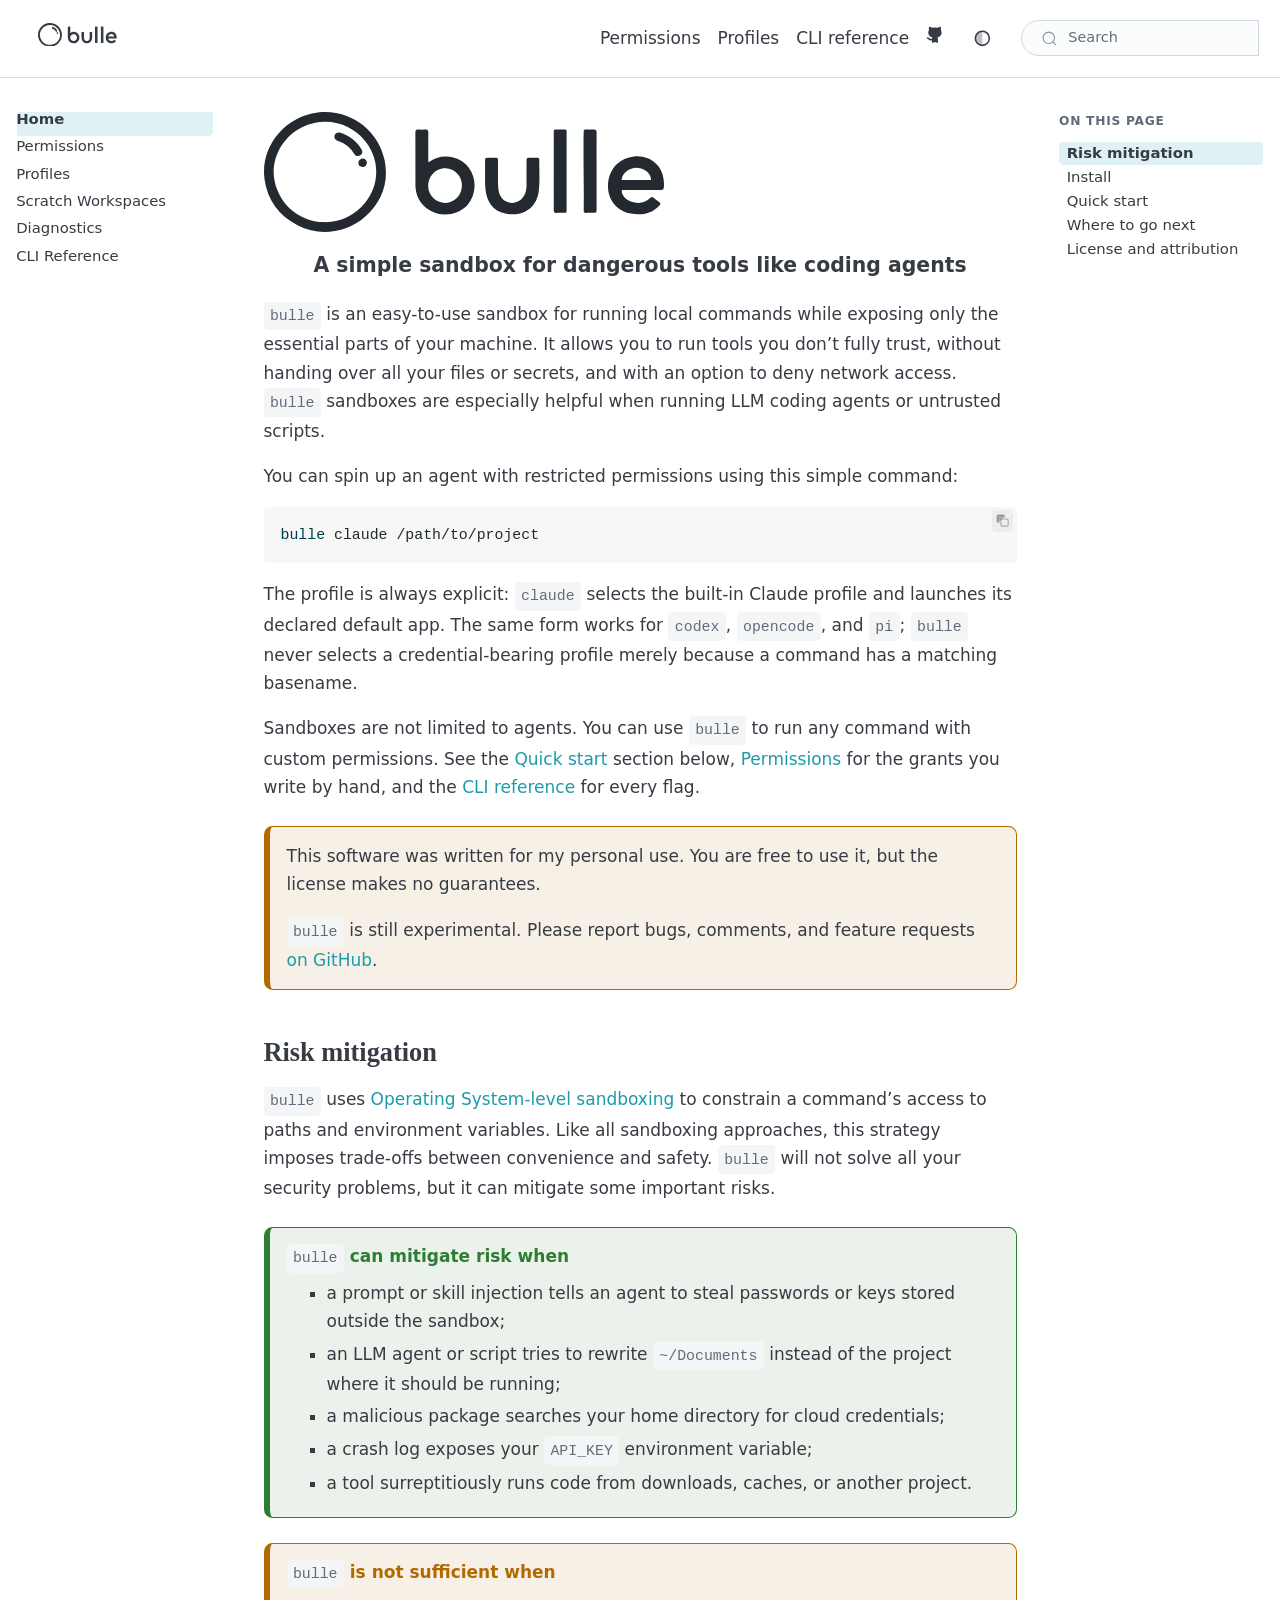
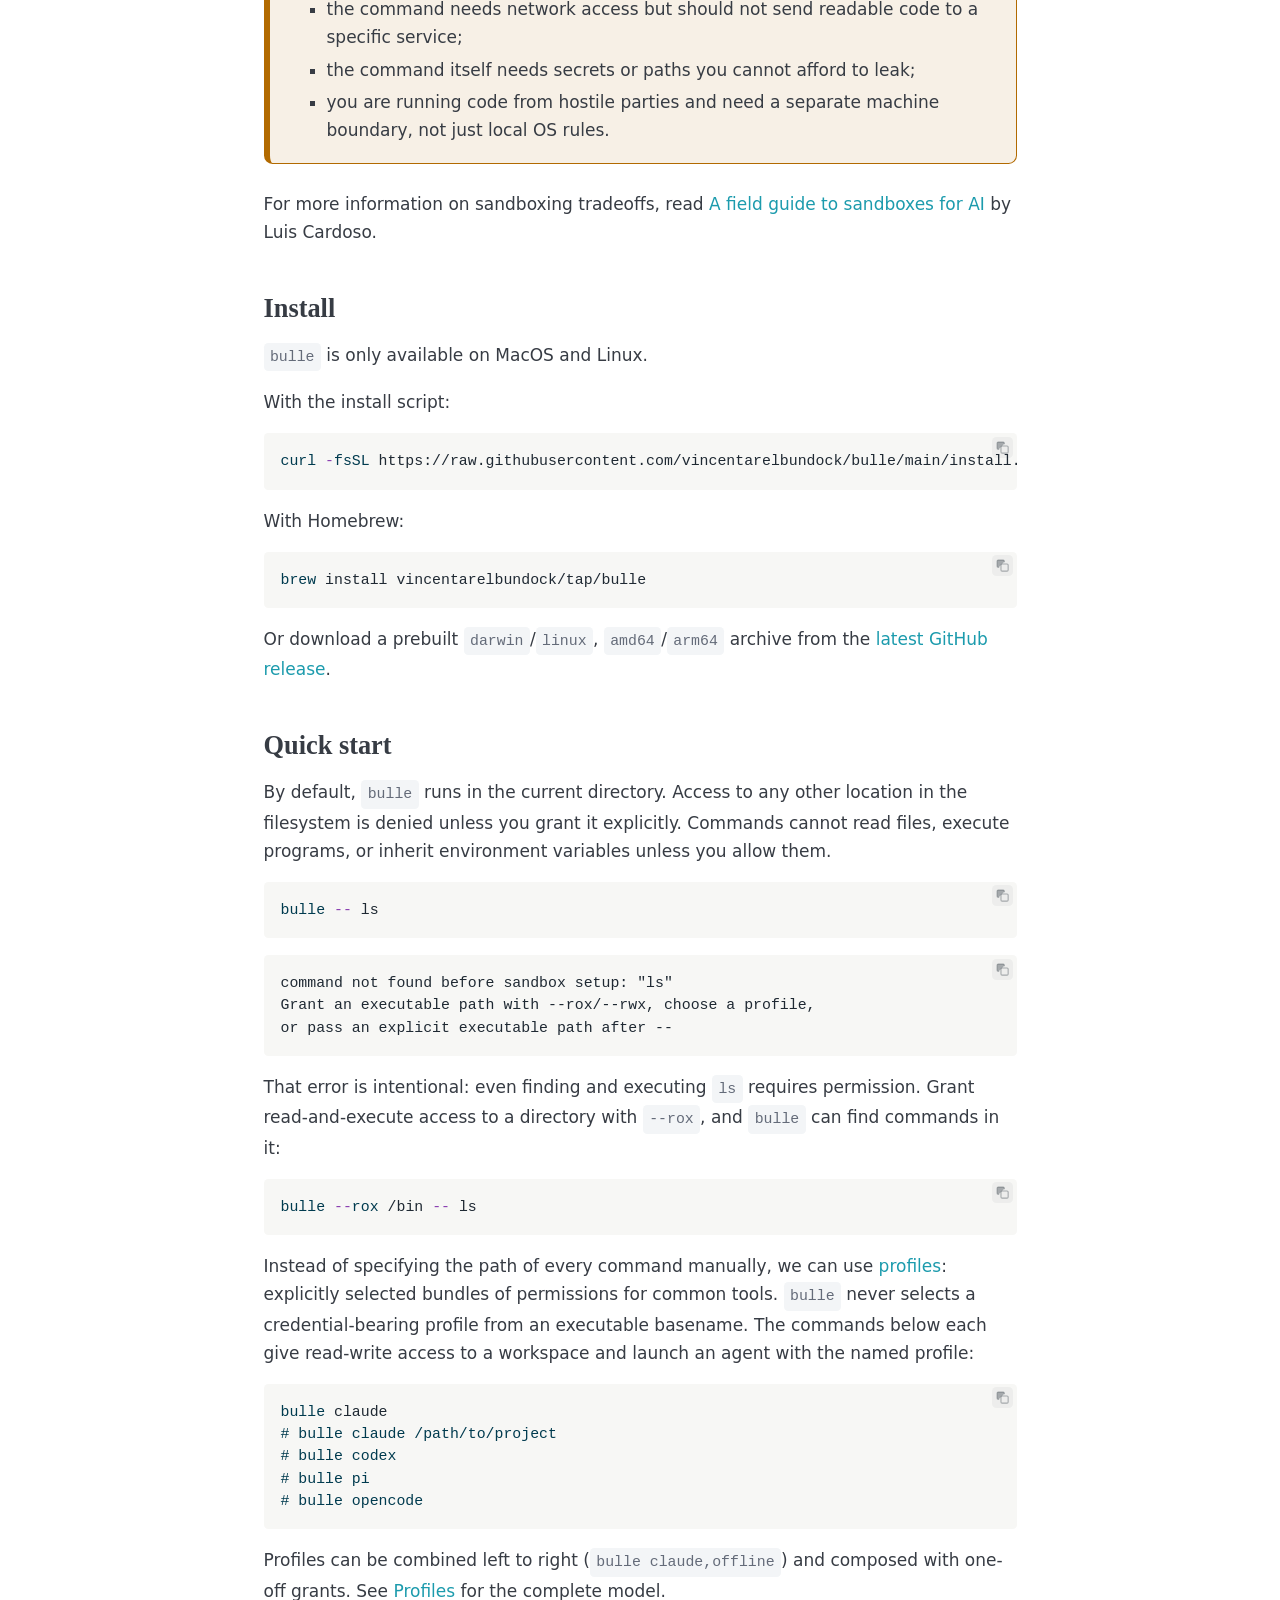
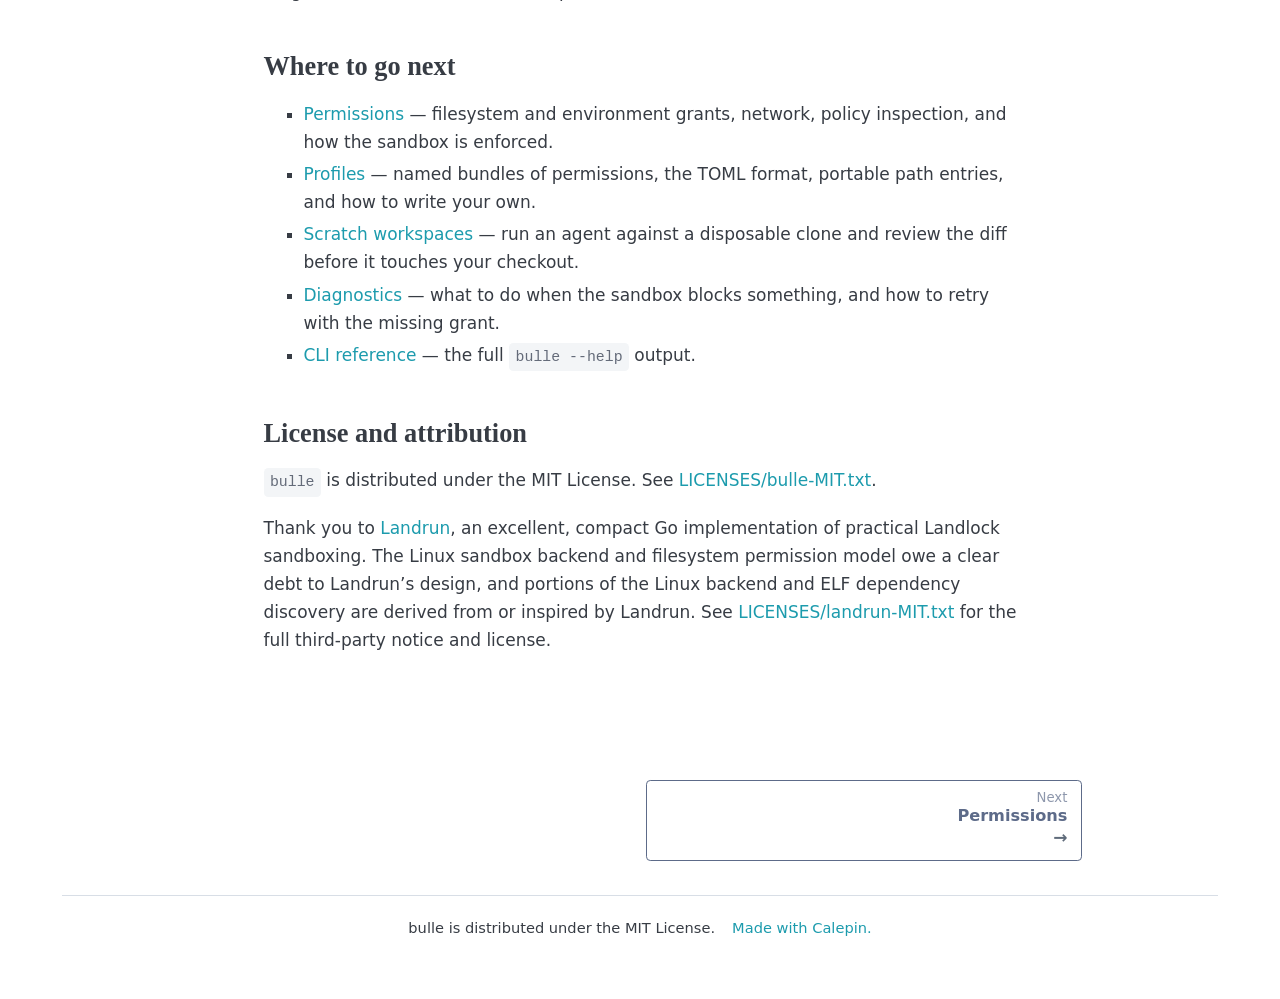
<file: docs/index.html>
<!DOCTYPE html><html lang="en"><head><meta charset="utf-8"><meta name="viewport" content="width=device-width, initial-scale=1"><title>bulle</title>
    
    
    
    <meta name="description" content="A simple sandbox for dangerous tools like coding agents">
    <meta property="og:description" content="A simple sandbox for dangerous tools like coding agents">
    <meta name="twitter:description" content="A simple sandbox for dangerous tools like coding agents">
    
    
    
    <meta property="og:site_name" content="bulle">
    
    
    
    
    
    
    <meta property="og:title" content="bulle">
    <meta name="twitter:title" content="bulle">
    
    
    <meta property="og:type" content="article">
    
    <meta name="twitter:card" content="summary">
    
    
    <link rel="canonical" href="https://vincentarelbundock.github.io/bulle/">
    <meta property="og:url" content="https://vincentarelbundock.github.io/bulle/">
    
    
    <link rel="icon" href="assets/favicon.png">
    
    
    <meta name="color-scheme" content="light dark">
    
    
      
    
      
    
      
    
      
    
      
    
      
    <script
      data-calepin-theme-storage-key="calepin-website-theme"
      data-calepin-theme-param="theme">
(() => {
  "use strict";

  const currentScript = document.currentScript;
  const storageKey = currentScript?.dataset?.calepinThemeStorageKey || "calepin-website-theme";
  const param = currentScript?.dataset?.calepinThemeParam || "theme";
  const normalize = (value) => (value === "light" || value === "dark" ? value : "");
  const root = document.documentElement;
  const media = window.matchMedia ? window.matchMedia("(prefers-color-scheme: dark)") : null;
  const systemTheme = () => (media && media.matches ? "dark" : "light");

  let mode = "";
  if (param) {
    try {
      mode = normalize(new URL(window.location.href).searchParams.get(param) || "");
    } catch {
      mode = "";
    }
  }

  if (!mode) {
    try {
      mode = normalize(localStorage.getItem(storageKey) || "");
    } catch {
      mode = "";
    }
  }

  const theme = mode || systemTheme();
  root.dataset.calepinThemeMode = mode;
  root.dataset.theme = theme;
  root.style.colorScheme = theme;
})();

    </script>
      
    
      
    

    <style>
@charset "UTF-8";/*!
 * Pico CSS ✨ v2.1.1 (https://picocss.com)
 * Copyright 2019-2025 - Licensed under MIT
 */:host,:root{--pico-font-family-emoji:"Apple Color Emoji","Segoe UI Emoji","Segoe UI Symbol","Noto Color Emoji";--pico-font-family-sans-serif:system-ui,"Segoe UI",Roboto,Oxygen,Ubuntu,Cantarell,Helvetica,Arial,"Helvetica Neue",sans-serif,var(--pico-font-family-emoji);--pico-font-family-monospace:ui-monospace,SFMono-Regular,"SF Mono",Menlo,Consolas,"Liberation Mono",monospace,var(--pico-font-family-emoji);--pico-font-family:var(--pico-font-family-sans-serif);--pico-line-height:1.5;--pico-font-weight:400;--pico-font-size:100%;--pico-text-underline-offset:0.1rem;--pico-border-radius:0.25rem;--pico-border-width:0.0625rem;--pico-outline-width:0.125rem;--pico-transition:0.2s ease-in-out;--pico-spacing:1rem;--pico-typography-spacing-vertical:1rem;--pico-block-spacing-vertical:var(--pico-spacing);--pico-block-spacing-horizontal:var(--pico-spacing);--pico-grid-column-gap:var(--pico-spacing);--pico-grid-row-gap:var(--pico-spacing);--pico-form-element-spacing-vertical:0.75rem;--pico-form-element-spacing-horizontal:1rem;--pico-group-box-shadow:0 0 0 rgba(0, 0, 0, 0);--pico-group-box-shadow-focus-with-button:0 0 0 var(--pico-outline-width) var(--pico-primary-focus);--pico-group-box-shadow-focus-with-input:0 0 0 0.0625rem var(--pico-form-element-border-color);--pico-modal-overlay-backdrop-filter:blur(0.375rem);--pico-nav-element-spacing-vertical:1rem;--pico-nav-element-spacing-horizontal:0.5rem;--pico-nav-link-spacing-vertical:0.5rem;--pico-nav-link-spacing-horizontal:0.5rem;--pico-nav-breadcrumb-divider:">";--pico-icon-checkbox:url("data:image/svg+xml,%3Csvg xmlns='http://www.w3.org/2000/svg' width='24' height='24' viewBox='0 0 24 24' fill='none' stroke='rgb(255, 255, 255)' stroke-width='4' stroke-linecap='round' stroke-linejoin='round'%3E%3Cpolyline points='20 6 9 17 4 12'%3E%3C/polyline%3E%3C/svg%3E");--pico-icon-minus:url("data:image/svg+xml,%3Csvg xmlns='http://www.w3.org/2000/svg' width='24' height='24' viewBox='0 0 24 24' fill='none' stroke='rgb(255, 255, 255)' stroke-width='4' stroke-linecap='round' stroke-linejoin='round'%3E%3Cline x1='5' y1='12' x2='19' y2='12'%3E%3C/line%3E%3C/svg%3E");--pico-icon-chevron:url("data:image/svg+xml,%3Csvg xmlns='http://www.w3.org/2000/svg' width='24' height='24' viewBox='0 0 24 24' fill='none' stroke='rgb(136, 145, 164)' stroke-width='2' stroke-linecap='round' stroke-linejoin='round'%3E%3Cpolyline points='6 9 12 15 18 9'%3E%3C/polyline%3E%3C/svg%3E");--pico-icon-date:url("data:image/svg+xml,%3Csvg xmlns='http://www.w3.org/2000/svg' width='24' height='24' viewBox='0 0 24 24' fill='none' stroke='rgb(136, 145, 164)' stroke-width='2' stroke-linecap='round' stroke-linejoin='round'%3E%3Crect x='3' y='4' width='18' height='18' rx='2' ry='2'%3E%3C/rect%3E%3Cline x1='16' y1='2' x2='16' y2='6'%3E%3C/line%3E%3Cline x1='8' y1='2' x2='8' y2='6'%3E%3C/line%3E%3Cline x1='3' y1='10' x2='21' y2='10'%3E%3C/line%3E%3C/svg%3E");--pico-icon-time:url("data:image/svg+xml,%3Csvg xmlns='http://www.w3.org/2000/svg' width='24' height='24' viewBox='0 0 24 24' fill='none' stroke='rgb(136, 145, 164)' stroke-width='2' stroke-linecap='round' stroke-linejoin='round'%3E%3Ccircle cx='12' cy='12' r='10'%3E%3C/circle%3E%3Cpolyline points='12 6 12 12 16 14'%3E%3C/polyline%3E%3C/svg%3E");--pico-icon-search:url("data:image/svg+xml,%3Csvg xmlns='http://www.w3.org/2000/svg' width='24' height='24' viewBox='0 0 24 24' fill='none' stroke='rgb(136, 145, 164)' stroke-width='1.5' stroke-linecap='round' stroke-linejoin='round'%3E%3Ccircle cx='11' cy='11' r='8'%3E%3C/circle%3E%3Cline x1='21' y1='21' x2='16.65' y2='16.65'%3E%3C/line%3E%3C/svg%3E");--pico-icon-close:url("data:image/svg+xml,%3Csvg xmlns='http://www.w3.org/2000/svg' width='24' height='24' viewBox='0 0 24 24' fill='none' stroke='rgb(136, 145, 164)' stroke-width='3' stroke-linecap='round' stroke-linejoin='round'%3E%3Cline x1='18' y1='6' x2='6' y2='18'%3E%3C/line%3E%3Cline x1='6' y1='6' x2='18' y2='18'%3E%3C/line%3E%3C/svg%3E");--pico-icon-loading:url("data:image/svg+xml,%3Csvg fill='none' height='24' width='24' viewBox='0 0 24 24' xmlns='http://www.w3.org/2000/svg' %3E%3Cstyle%3E g %7B animation: rotate 2s linear infinite; transform-origin: center center; %7D circle %7B stroke-dasharray: 75,100; stroke-dashoffset: -5; animation: dash 1.5s ease-in-out infinite; stroke-linecap: round; %7D @keyframes rotate %7B 0%25 %7B transform: rotate(0deg); %7D 100%25 %7B transform: rotate(360deg); %7D %7D @keyframes dash %7B 0%25 %7B stroke-dasharray: 1,100; stroke-dashoffset: 0; %7D 50%25 %7B stroke-dasharray: 44.5,100; stroke-dashoffset: -17.5; %7D 100%25 %7B stroke-dasharray: 44.5,100; stroke-dashoffset: -62; %7D %7D %3C/style%3E%3Cg%3E%3Ccircle cx='12' cy='12' r='10' fill='none' stroke='rgb(136, 145, 164)' stroke-width='4' /%3E%3C/g%3E%3C/svg%3E")}@media (min-width:576px){:host,:root{--pico-font-size:106.25%}}@media (min-width:768px){:host,:root{--pico-font-size:112.5%}}@media (min-width:1024px){:host,:root{--pico-font-size:118.75%}}@media (min-width:1280px){:host,:root{--pico-font-size:125%}}@media (min-width:1536px){:host,:root{--pico-font-size:131.25%}}a{--pico-text-decoration:underline}a.contrast,a.secondary{--pico-text-decoration:underline}small{--pico-font-size:0.875em}h1,h2,h3,h4,h5,h6{--pico-font-weight:700}h1{--pico-font-size:2rem;--pico-line-height:1.125;--pico-typography-spacing-top:3rem}h2{--pico-font-size:1.75rem;--pico-line-height:1.15;--pico-typography-spacing-top:2.625rem}h3{--pico-font-size:1.5rem;--pico-line-height:1.175;--pico-typography-spacing-top:2.25rem}h4{--pico-font-size:1.25rem;--pico-line-height:1.2;--pico-typography-spacing-top:1.874rem}h5{--pico-font-size:1.125rem;--pico-line-height:1.225;--pico-typography-spacing-top:1.6875rem}h6{--pico-font-size:1rem;--pico-line-height:1.25;--pico-typography-spacing-top:1.5rem}tfoot td,tfoot th,thead td,thead th{--pico-font-weight:600;--pico-border-width:0.1875rem}code,kbd,pre,samp{--pico-font-family:var(--pico-font-family-monospace)}kbd{--pico-font-weight:bolder}:where(select,textarea),input:not([type=submit],[type=button],[type=reset],[type=checkbox],[type=radio],[type=file]){--pico-outline-width:0.0625rem}[type=search]{--pico-border-radius:5rem}[type=checkbox],[type=radio]{--pico-border-width:0.125rem}[type=checkbox][role=switch]{--pico-border-width:0.1875rem}details.dropdown summary:not([role=button]){--pico-outline-width:0.0625rem}nav details.dropdown summary:focus-visible{--pico-outline-width:0.125rem}[role=search]{--pico-border-radius:5rem}[role=group]:has(button.secondary:focus,[type=submit].secondary:focus,[type=button].secondary:focus,[role=button].secondary:focus),[role=search]:has(button.secondary:focus,[type=submit].secondary:focus,[type=button].secondary:focus,[role=button].secondary:focus){--pico-group-box-shadow-focus-with-button:0 0 0 var(--pico-outline-width) var(--pico-secondary-focus)}[role=group]:has(button.contrast:focus,[type=submit].contrast:focus,[type=button].contrast:focus,[role=button].contrast:focus),[role=search]:has(button.contrast:focus,[type=submit].contrast:focus,[type=button].contrast:focus,[role=button].contrast:focus){--pico-group-box-shadow-focus-with-button:0 0 0 var(--pico-outline-width) var(--pico-contrast-focus)}[role=group] [role=button],[role=group] [type=button],[role=group] [type=submit],[role=group] button,[role=search] [role=button],[role=search] [type=button],[role=search] [type=submit],[role=search] button{--pico-form-element-spacing-horizontal:2rem}details summary[role=button]:not(.outline)::after{filter:brightness(0) invert(1)}[aria-busy=true]:not(input,select,textarea):is(button,[type=submit],[type=button],[type=reset],[role=button]):not(.outline)::before{filter:brightness(0) invert(1)}:host(:not([data-theme=dark])),:root:not([data-theme=dark]),[data-theme=light]{color-scheme:light;--pico-background-color:#fff;--pico-color:#373c44;--pico-text-selection-color:rgba(2, 154, 232, 0.25);--pico-muted-color:#646b79;--pico-muted-border-color:rgb(231, 234, 239.5);--pico-primary:#0172ad;--pico-primary-background:#0172ad;--pico-primary-border:var(--pico-primary-background);--pico-primary-underline:rgba(1, 114, 173, 0.5);--pico-primary-hover:#015887;--pico-primary-hover-background:#02659a;--pico-primary-hover-border:var(--pico-primary-hover-background);--pico-primary-hover-underline:var(--pico-primary-hover);--pico-primary-focus:rgba(2, 154, 232, 0.5);--pico-primary-inverse:#fff;--pico-secondary:#5d6b89;--pico-secondary-background:#525f7a;--pico-secondary-border:var(--pico-secondary-background);--pico-secondary-underline:rgba(93, 107, 137, 0.5);--pico-secondary-hover:#48536b;--pico-secondary-hover-background:#48536b;--pico-secondary-hover-border:var(--pico-secondary-hover-background);--pico-secondary-hover-underline:var(--pico-secondary-hover);--pico-secondary-focus:rgba(93, 107, 137, 0.25);--pico-secondary-inverse:#fff;--pico-contrast:#181c25;--pico-contrast-background:#181c25;--pico-contrast-border:var(--pico-contrast-background);--pico-contrast-underline:rgba(24, 28, 37, 0.5);--pico-contrast-hover:#000;--pico-contrast-hover-background:#000;--pico-contrast-hover-border:var(--pico-contrast-hover-background);--pico-contrast-hover-underline:var(--pico-secondary-hover);--pico-contrast-focus:rgba(93, 107, 137, 0.25);--pico-contrast-inverse:#fff;--pico-box-shadow:0.0145rem 0.029rem 0.174rem rgba(129, 145, 181, 0.01698),0.0335rem 0.067rem 0.402rem rgba(129, 145, 181, 0.024),0.0625rem 0.125rem 0.75rem rgba(129, 145, 181, 0.03),0.1125rem 0.225rem 1.35rem rgba(129, 145, 181, 0.036),0.2085rem 0.417rem 2.502rem rgba(129, 145, 181, 0.04302),0.5rem 1rem 6rem rgba(129, 145, 181, 0.06),0 0 0 0.0625rem rgba(129, 145, 181, 0.015);--pico-h1-color:#2d3138;--pico-h2-color:#373c44;--pico-h3-color:#424751;--pico-h4-color:#4d535e;--pico-h5-color:#5c6370;--pico-h6-color:#646b79;--pico-mark-background-color:rgb(252.5, 230.5, 191.5);--pico-mark-color:#0f1114;--pico-ins-color:rgb(28.5, 105.5, 84);--pico-del-color:rgb(136, 56.5, 53);--pico-blockquote-border-color:var(--pico-muted-border-color);--pico-blockquote-footer-color:var(--pico-muted-color);--pico-button-box-shadow:0 0 0 rgba(0, 0, 0, 0);--pico-button-hover-box-shadow:0 0 0 rgba(0, 0, 0, 0);--pico-table-border-color:var(--pico-muted-border-color);--pico-table-row-stripped-background-color:rgba(111, 120, 135, 0.0375);--pico-code-background-color:rgb(243, 244.5, 246.75);--pico-code-color:#646b79;--pico-code-kbd-background-color:var(--pico-color);--pico-code-kbd-color:var(--pico-background-color);--pico-form-element-background-color:rgb(251, 251.5, 252.25);--pico-form-element-selected-background-color:#dfe3eb;--pico-form-element-border-color:#cfd5e2;--pico-form-element-color:#23262c;--pico-form-element-placeholder-color:var(--pico-muted-color);--pico-form-element-active-background-color:#fff;--pico-form-element-active-border-color:var(--pico-primary-border);--pico-form-element-focus-color:var(--pico-primary-border);--pico-form-element-disabled-opacity:0.5;--pico-form-element-invalid-border-color:rgb(183.5, 105.5, 106.5);--pico-form-element-invalid-active-border-color:rgb(200.25, 79.25, 72.25);--pico-form-element-invalid-focus-color:var(--pico-form-element-invalid-active-border-color);--pico-form-element-valid-border-color:rgb(76, 154.5, 137.5);--pico-form-element-valid-active-border-color:rgb(39, 152.75, 118.75);--pico-form-element-valid-focus-color:var(--pico-form-element-valid-active-border-color);--pico-switch-background-color:#bfc7d9;--pico-switch-checked-background-color:var(--pico-primary-background);--pico-switch-color:#fff;--pico-switch-thumb-box-shadow:0 0 0 rgba(0, 0, 0, 0);--pico-range-border-color:#dfe3eb;--pico-range-active-border-color:#bfc7d9;--pico-range-thumb-border-color:var(--pico-background-color);--pico-range-thumb-color:var(--pico-secondary-background);--pico-range-thumb-active-color:var(--pico-primary-background);--pico-accordion-border-color:var(--pico-muted-border-color);--pico-accordion-active-summary-color:var(--pico-primary-hover);--pico-accordion-close-summary-color:var(--pico-color);--pico-accordion-open-summary-color:var(--pico-muted-color);--pico-card-background-color:var(--pico-background-color);--pico-card-border-color:var(--pico-muted-border-color);--pico-card-box-shadow:var(--pico-box-shadow);--pico-card-sectioning-background-color:rgb(251, 251.5, 252.25);--pico-dropdown-background-color:#fff;--pico-dropdown-border-color:#eff1f4;--pico-dropdown-box-shadow:var(--pico-box-shadow);--pico-dropdown-color:var(--pico-color);--pico-dropdown-hover-background-color:#eff1f4;--pico-loading-spinner-opacity:0.5;--pico-modal-overlay-background-color:rgba(232, 234, 237, 0.75);--pico-progress-background-color:#dfe3eb;--pico-progress-color:var(--pico-primary-background);--pico-tooltip-background-color:var(--pico-contrast-background);--pico-tooltip-color:var(--pico-contrast-inverse);--pico-icon-valid:url("data:image/svg+xml,%3Csvg xmlns='http://www.w3.org/2000/svg' width='24' height='24' viewBox='0 0 24 24' fill='none' stroke='rgb(76, 154.5, 137.5)' stroke-width='2' stroke-linecap='round' stroke-linejoin='round'%3E%3Cpolyline points='20 6 9 17 4 12'%3E%3C/polyline%3E%3C/svg%3E");--pico-icon-invalid:url("data:image/svg+xml,%3Csvg xmlns='http://www.w3.org/2000/svg' width='24' height='24' viewBox='0 0 24 24' fill='none' stroke='rgb(200.25, 79.25, 72.25)' stroke-width='2' stroke-linecap='round' stroke-linejoin='round'%3E%3Ccircle cx='12' cy='12' r='10'%3E%3C/circle%3E%3Cline x1='12' y1='8' x2='12' y2='12'%3E%3C/line%3E%3Cline x1='12' y1='16' x2='12.01' y2='16'%3E%3C/line%3E%3C/svg%3E")}:host(:not([data-theme=dark])) input:is([type=submit],[type=button],[type=reset],[type=checkbox],[type=radio],[type=file]),:root:not([data-theme=dark]) input:is([type=submit],[type=button],[type=reset],[type=checkbox],[type=radio],[type=file]),[data-theme=light] input:is([type=submit],[type=button],[type=reset],[type=checkbox],[type=radio],[type=file]){--pico-form-element-focus-color:var(--pico-primary-focus)}@media only screen and (prefers-color-scheme:dark){:host(:not([data-theme])),:root:not([data-theme]){color-scheme:dark;--pico-background-color:rgb(19, 22.5, 30.5);--pico-color:#c2c7d0;--pico-text-selection-color:rgba(1, 170, 255, 0.1875);--pico-muted-color:#7b8495;--pico-muted-border-color:#202632;--pico-primary:#01aaff;--pico-primary-background:#0172ad;--pico-primary-border:var(--pico-primary-background);--pico-primary-underline:rgba(1, 170, 255, 0.5);--pico-primary-hover:#79c0ff;--pico-primary-hover-background:#017fc0;--pico-primary-hover-border:var(--pico-primary-hover-background);--pico-primary-hover-underline:var(--pico-primary-hover);--pico-primary-focus:rgba(1, 170, 255, 0.375);--pico-primary-inverse:#fff;--pico-secondary:#969eaf;--pico-secondary-background:#525f7a;--pico-secondary-border:var(--pico-secondary-background);--pico-secondary-underline:rgba(150, 158, 175, 0.5);--pico-secondary-hover:#b3b9c5;--pico-secondary-hover-background:#5d6b89;--pico-secondary-hover-border:var(--pico-secondary-hover-background);--pico-secondary-hover-underline:var(--pico-secondary-hover);--pico-secondary-focus:rgba(144, 158, 190, 0.25);--pico-secondary-inverse:#fff;--pico-contrast:#dfe3eb;--pico-contrast-background:#eff1f4;--pico-contrast-border:var(--pico-contrast-background);--pico-contrast-underline:rgba(223, 227, 235, 0.5);--pico-contrast-hover:#fff;--pico-contrast-hover-background:#fff;--pico-contrast-hover-border:var(--pico-contrast-hover-background);--pico-contrast-hover-underline:var(--pico-contrast-hover);--pico-contrast-focus:rgba(207, 213, 226, 0.25);--pico-contrast-inverse:#000;--pico-box-shadow:0.0145rem 0.029rem 0.174rem rgba(7, 8.5, 12, 0.01698),0.0335rem 0.067rem 0.402rem rgba(7, 8.5, 12, 0.024),0.0625rem 0.125rem 0.75rem rgba(7, 8.5, 12, 0.03),0.1125rem 0.225rem 1.35rem rgba(7, 8.5, 12, 0.036),0.2085rem 0.417rem 2.502rem rgba(7, 8.5, 12, 0.04302),0.5rem 1rem 6rem rgba(7, 8.5, 12, 0.06),0 0 0 0.0625rem rgba(7, 8.5, 12, 0.015);--pico-h1-color:#f0f1f3;--pico-h2-color:#e0e3e7;--pico-h3-color:#c2c7d0;--pico-h4-color:#b3b9c5;--pico-h5-color:#a4acba;--pico-h6-color:#8891a4;--pico-mark-background-color:#014063;--pico-mark-color:#fff;--pico-ins-color:#62af9a;--pico-del-color:rgb(205.5, 126, 123);--pico-blockquote-border-color:var(--pico-muted-border-color);--pico-blockquote-footer-color:var(--pico-muted-color);--pico-button-box-shadow:0 0 0 rgba(0, 0, 0, 0);--pico-button-hover-box-shadow:0 0 0 rgba(0, 0, 0, 0);--pico-table-border-color:var(--pico-muted-border-color);--pico-table-row-stripped-background-color:rgba(111, 120, 135, 0.0375);--pico-code-background-color:rgb(26, 30.5, 40.25);--pico-code-color:#8891a4;--pico-code-kbd-background-color:var(--pico-color);--pico-code-kbd-color:var(--pico-background-color);--pico-form-element-background-color:rgb(28, 33, 43.5);--pico-form-element-selected-background-color:#2a3140;--pico-form-element-border-color:#2a3140;--pico-form-element-color:#e0e3e7;--pico-form-element-placeholder-color:#8891a4;--pico-form-element-active-background-color:rgb(26, 30.5, 40.25);--pico-form-element-active-border-color:var(--pico-primary-border);--pico-form-element-focus-color:var(--pico-primary-border);--pico-form-element-disabled-opacity:0.5;--pico-form-element-invalid-border-color:rgb(149.5, 74, 80);--pico-form-element-invalid-active-border-color:rgb(183.25, 63.5, 59);--pico-form-element-invalid-focus-color:var(--pico-form-element-invalid-active-border-color);--pico-form-element-valid-border-color:#2a7b6f;--pico-form-element-valid-active-border-color:rgb(22, 137, 105.5);--pico-form-element-valid-focus-color:var(--pico-form-element-valid-active-border-color);--pico-switch-background-color:#333c4e;--pico-switch-checked-background-color:var(--pico-primary-background);--pico-switch-color:#fff;--pico-switch-thumb-box-shadow:0 0 0 rgba(0, 0, 0, 0);--pico-range-border-color:#202632;--pico-range-active-border-color:#2a3140;--pico-range-thumb-border-color:var(--pico-background-color);--pico-range-thumb-color:var(--pico-secondary-background);--pico-range-thumb-active-color:var(--pico-primary-background);--pico-accordion-border-color:var(--pico-muted-border-color);--pico-accordion-active-summary-color:var(--pico-primary-hover);--pico-accordion-close-summary-color:var(--pico-color);--pico-accordion-open-summary-color:var(--pico-muted-color);--pico-card-background-color:#181c25;--pico-card-border-color:var(--pico-card-background-color);--pico-card-box-shadow:var(--pico-box-shadow);--pico-card-sectioning-background-color:rgb(26, 30.5, 40.25);--pico-dropdown-background-color:#181c25;--pico-dropdown-border-color:#202632;--pico-dropdown-box-shadow:var(--pico-box-shadow);--pico-dropdown-color:var(--pico-color);--pico-dropdown-hover-background-color:#202632;--pico-loading-spinner-opacity:0.5;--pico-modal-overlay-background-color:rgba(7.5, 8.5, 10, 0.75);--pico-progress-background-color:#202632;--pico-progress-color:var(--pico-primary-background);--pico-tooltip-background-color:var(--pico-contrast-background);--pico-tooltip-color:var(--pico-contrast-inverse);--pico-icon-valid:url("data:image/svg+xml,%3Csvg xmlns='http://www.w3.org/2000/svg' width='24' height='24' viewBox='0 0 24 24' fill='none' stroke='rgb(42, 123, 111)' stroke-width='2' stroke-linecap='round' stroke-linejoin='round'%3E%3Cpolyline points='20 6 9 17 4 12'%3E%3C/polyline%3E%3C/svg%3E");--pico-icon-invalid:url("data:image/svg+xml,%3Csvg xmlns='http://www.w3.org/2000/svg' width='24' height='24' viewBox='0 0 24 24' fill='none' stroke='rgb(149.5, 74, 80)' stroke-width='2' stroke-linecap='round' stroke-linejoin='round'%3E%3Ccircle cx='12' cy='12' r='10'%3E%3C/circle%3E%3Cline x1='12' y1='8' x2='12' y2='12'%3E%3C/line%3E%3Cline x1='12' y1='16' x2='12.01' y2='16'%3E%3C/line%3E%3C/svg%3E")}:host(:not([data-theme])) input:is([type=submit],[type=button],[type=reset],[type=checkbox],[type=radio],[type=file]),:root:not([data-theme]) input:is([type=submit],[type=button],[type=reset],[type=checkbox],[type=radio],[type=file]){--pico-form-element-focus-color:var(--pico-primary-focus)}:host(:not([data-theme])) details summary[role=button].contrast:not(.outline)::after,:root:not([data-theme]) details summary[role=button].contrast:not(.outline)::after{filter:brightness(0)}:host(:not([data-theme])) [aria-busy=true]:not(input,select,textarea).contrast:is(button,[type=submit],[type=button],[type=reset],[role=button]):not(.outline)::before,:root:not([data-theme]) [aria-busy=true]:not(input,select,textarea).contrast:is(button,[type=submit],[type=button],[type=reset],[role=button]):not(.outline)::before{filter:brightness(0)}}[data-theme=dark]{color-scheme:dark;--pico-background-color:rgb(19, 22.5, 30.5);--pico-color:#c2c7d0;--pico-text-selection-color:rgba(1, 170, 255, 0.1875);--pico-muted-color:#7b8495;--pico-muted-border-color:#202632;--pico-primary:#01aaff;--pico-primary-background:#0172ad;--pico-primary-border:var(--pico-primary-background);--pico-primary-underline:rgba(1, 170, 255, 0.5);--pico-primary-hover:#79c0ff;--pico-primary-hover-background:#017fc0;--pico-primary-hover-border:var(--pico-primary-hover-background);--pico-primary-hover-underline:var(--pico-primary-hover);--pico-primary-focus:rgba(1, 170, 255, 0.375);--pico-primary-inverse:#fff;--pico-secondary:#969eaf;--pico-secondary-background:#525f7a;--pico-secondary-border:var(--pico-secondary-background);--pico-secondary-underline:rgba(150, 158, 175, 0.5);--pico-secondary-hover:#b3b9c5;--pico-secondary-hover-background:#5d6b89;--pico-secondary-hover-border:var(--pico-secondary-hover-background);--pico-secondary-hover-underline:var(--pico-secondary-hover);--pico-secondary-focus:rgba(144, 158, 190, 0.25);--pico-secondary-inverse:#fff;--pico-contrast:#dfe3eb;--pico-contrast-background:#eff1f4;--pico-contrast-border:var(--pico-contrast-background);--pico-contrast-underline:rgba(223, 227, 235, 0.5);--pico-contrast-hover:#fff;--pico-contrast-hover-background:#fff;--pico-contrast-hover-border:var(--pico-contrast-hover-background);--pico-contrast-hover-underline:var(--pico-contrast-hover);--pico-contrast-focus:rgba(207, 213, 226, 0.25);--pico-contrast-inverse:#000;--pico-box-shadow:0.0145rem 0.029rem 0.174rem rgba(7, 8.5, 12, 0.01698),0.0335rem 0.067rem 0.402rem rgba(7, 8.5, 12, 0.024),0.0625rem 0.125rem 0.75rem rgba(7, 8.5, 12, 0.03),0.1125rem 0.225rem 1.35rem rgba(7, 8.5, 12, 0.036),0.2085rem 0.417rem 2.502rem rgba(7, 8.5, 12, 0.04302),0.5rem 1rem 6rem rgba(7, 8.5, 12, 0.06),0 0 0 0.0625rem rgba(7, 8.5, 12, 0.015);--pico-h1-color:#f0f1f3;--pico-h2-color:#e0e3e7;--pico-h3-color:#c2c7d0;--pico-h4-color:#b3b9c5;--pico-h5-color:#a4acba;--pico-h6-color:#8891a4;--pico-mark-background-color:#014063;--pico-mark-color:#fff;--pico-ins-color:#62af9a;--pico-del-color:rgb(205.5, 126, 123);--pico-blockquote-border-color:var(--pico-muted-border-color);--pico-blockquote-footer-color:var(--pico-muted-color);--pico-button-box-shadow:0 0 0 rgba(0, 0, 0, 0);--pico-button-hover-box-shadow:0 0 0 rgba(0, 0, 0, 0);--pico-table-border-color:var(--pico-muted-border-color);--pico-table-row-stripped-background-color:rgba(111, 120, 135, 0.0375);--pico-code-background-color:rgb(26, 30.5, 40.25);--pico-code-color:#8891a4;--pico-code-kbd-background-color:var(--pico-color);--pico-code-kbd-color:var(--pico-background-color);--pico-form-element-background-color:rgb(28, 33, 43.5);--pico-form-element-selected-background-color:#2a3140;--pico-form-element-border-color:#2a3140;--pico-form-element-color:#e0e3e7;--pico-form-element-placeholder-color:#8891a4;--pico-form-element-active-background-color:rgb(26, 30.5, 40.25);--pico-form-element-active-border-color:var(--pico-primary-border);--pico-form-element-focus-color:var(--pico-primary-border);--pico-form-element-disabled-opacity:0.5;--pico-form-element-invalid-border-color:rgb(149.5, 74, 80);--pico-form-element-invalid-active-border-color:rgb(183.25, 63.5, 59);--pico-form-element-invalid-focus-color:var(--pico-form-element-invalid-active-border-color);--pico-form-element-valid-border-color:#2a7b6f;--pico-form-element-valid-active-border-color:rgb(22, 137, 105.5);--pico-form-element-valid-focus-color:var(--pico-form-element-valid-active-border-color);--pico-switch-background-color:#333c4e;--pico-switch-checked-background-color:var(--pico-primary-background);--pico-switch-color:#fff;--pico-switch-thumb-box-shadow:0 0 0 rgba(0, 0, 0, 0);--pico-range-border-color:#202632;--pico-range-active-border-color:#2a3140;--pico-range-thumb-border-color:var(--pico-background-color);--pico-range-thumb-color:var(--pico-secondary-background);--pico-range-thumb-active-color:var(--pico-primary-background);--pico-accordion-border-color:var(--pico-muted-border-color);--pico-accordion-active-summary-color:var(--pico-primary-hover);--pico-accordion-close-summary-color:var(--pico-color);--pico-accordion-open-summary-color:var(--pico-muted-color);--pico-card-background-color:#181c25;--pico-card-border-color:var(--pico-card-background-color);--pico-card-box-shadow:var(--pico-box-shadow);--pico-card-sectioning-background-color:rgb(26, 30.5, 40.25);--pico-dropdown-background-color:#181c25;--pico-dropdown-border-color:#202632;--pico-dropdown-box-shadow:var(--pico-box-shadow);--pico-dropdown-color:var(--pico-color);--pico-dropdown-hover-background-color:#202632;--pico-loading-spinner-opacity:0.5;--pico-modal-overlay-background-color:rgba(7.5, 8.5, 10, 0.75);--pico-progress-background-color:#202632;--pico-progress-color:var(--pico-primary-background);--pico-tooltip-background-color:var(--pico-contrast-background);--pico-tooltip-color:var(--pico-contrast-inverse);--pico-icon-valid:url("data:image/svg+xml,%3Csvg xmlns='http://www.w3.org/2000/svg' width='24' height='24' viewBox='0 0 24 24' fill='none' stroke='rgb(42, 123, 111)' stroke-width='2' stroke-linecap='round' stroke-linejoin='round'%3E%3Cpolyline points='20 6 9 17 4 12'%3E%3C/polyline%3E%3C/svg%3E");--pico-icon-invalid:url("data:image/svg+xml,%3Csvg xmlns='http://www.w3.org/2000/svg' width='24' height='24' viewBox='0 0 24 24' fill='none' stroke='rgb(149.5, 74, 80)' stroke-width='2' stroke-linecap='round' stroke-linejoin='round'%3E%3Ccircle cx='12' cy='12' r='10'%3E%3C/circle%3E%3Cline x1='12' y1='8' x2='12' y2='12'%3E%3C/line%3E%3Cline x1='12' y1='16' x2='12.01' y2='16'%3E%3C/line%3E%3C/svg%3E")}[data-theme=dark] input:is([type=submit],[type=button],[type=reset],[type=checkbox],[type=radio],[type=file]){--pico-form-element-focus-color:var(--pico-primary-focus)}[data-theme=dark] details summary[role=button].contrast:not(.outline)::after{filter:brightness(0)}[data-theme=dark] [aria-busy=true]:not(input,select,textarea).contrast:is(button,[type=submit],[type=button],[type=reset],[role=button]):not(.outline)::before{filter:brightness(0)}[type=checkbox],[type=radio],[type=range],progress{accent-color:var(--pico-primary)}*,::after,::before{box-sizing:border-box;background-repeat:no-repeat}::after,::before{text-decoration:inherit;vertical-align:inherit}:where(:host),:where(:root){-webkit-tap-highlight-color:transparent;-webkit-text-size-adjust:100%;-moz-text-size-adjust:100%;text-size-adjust:100%;background-color:var(--pico-background-color);color:var(--pico-color);font-weight:var(--pico-font-weight);font-size:var(--pico-font-size);line-height:var(--pico-line-height);font-family:var(--pico-font-family);text-underline-offset:var(--pico-text-underline-offset);text-rendering:optimizeLegibility;overflow-wrap:break-word;-moz-tab-size:4;-o-tab-size:4;tab-size:4}body{width:100%;margin:0}main{display:block}body>footer,body>header,body>main{padding-block:var(--pico-block-spacing-vertical)}section{margin-bottom:var(--pico-block-spacing-vertical)}.container,.container-fluid{width:100%;margin-right:auto;margin-left:auto;padding-right:var(--pico-spacing);padding-left:var(--pico-spacing)}@media (min-width:576px){.container{max-width:510px;padding-right:0;padding-left:0}}@media (min-width:768px){.container{max-width:700px}}@media (min-width:1024px){.container{max-width:950px}}@media (min-width:1280px){.container{max-width:1200px}}@media (min-width:1536px){.container{max-width:1450px}}.grid{grid-column-gap:var(--pico-grid-column-gap);grid-row-gap:var(--pico-grid-row-gap);display:grid;grid-template-columns:1fr}@media (min-width:768px){.grid{grid-template-columns:repeat(auto-fit,minmax(0%,1fr))}}.grid>*{min-width:0}.overflow-auto{overflow:auto}b,strong{font-weight:bolder}sub,sup{position:relative;font-size:.75em;line-height:0;vertical-align:baseline}sub{bottom:-.25em}sup{top:-.5em}address,blockquote,dl,ol,p,pre,table,ul{margin-top:0;margin-bottom:var(--pico-typography-spacing-vertical);color:var(--pico-color);font-style:normal;font-weight:var(--pico-font-weight)}h1,h2,h3,h4,h5,h6{margin-top:0;margin-bottom:var(--pico-typography-spacing-vertical);color:var(--pico-color);font-weight:var(--pico-font-weight);font-size:var(--pico-font-size);line-height:var(--pico-line-height);font-family:var(--pico-font-family)}h1{--pico-color:var(--pico-h1-color)}h2{--pico-color:var(--pico-h2-color)}h3{--pico-color:var(--pico-h3-color)}h4{--pico-color:var(--pico-h4-color)}h5{--pico-color:var(--pico-h5-color)}h6{--pico-color:var(--pico-h6-color)}:where(article,address,blockquote,dl,figure,form,ol,p,pre,table,ul)~:is(h1,h2,h3,h4,h5,h6){margin-top:var(--pico-typography-spacing-top)}p{margin-bottom:var(--pico-typography-spacing-vertical)}hgroup{margin-bottom:var(--pico-typography-spacing-vertical)}hgroup>*{margin-top:0;margin-bottom:0}hgroup>:not(:first-child):last-child{--pico-color:var(--pico-muted-color);--pico-font-weight:unset;font-size:1rem}:where(ol,ul) li{margin-bottom:calc(var(--pico-typography-spacing-vertical) * .25)}:where(dl,ol,ul) :where(dl,ol,ul){margin:0;margin-top:calc(var(--pico-typography-spacing-vertical) * .25)}ul li{list-style:square}mark{padding:.125rem .25rem;background-color:var(--pico-mark-background-color);color:var(--pico-mark-color);vertical-align:baseline}blockquote{display:block;margin:var(--pico-typography-spacing-vertical) 0;padding:var(--pico-spacing);border-right:none;border-left:.25rem solid var(--pico-blockquote-border-color);border-inline-start:0.25rem solid var(--pico-blockquote-border-color);border-inline-end:none}blockquote footer{margin-top:calc(var(--pico-typography-spacing-vertical) * .5);color:var(--pico-blockquote-footer-color)}abbr[title]{border-bottom:1px dotted;text-decoration:none;cursor:help}ins{color:var(--pico-ins-color);text-decoration:none}del{color:var(--pico-del-color)}::-moz-selection{background-color:var(--pico-text-selection-color)}::selection{background-color:var(--pico-text-selection-color)}:where(a:not([role=button])),[role=link]{--pico-color:var(--pico-primary);--pico-background-color:transparent;--pico-underline:var(--pico-primary-underline);outline:0;background-color:var(--pico-background-color);color:var(--pico-color);-webkit-text-decoration:var(--pico-text-decoration);text-decoration:var(--pico-text-decoration);text-decoration-color:var(--pico-underline);text-underline-offset:0.125em;transition:background-color var(--pico-transition),color var(--pico-transition),box-shadow var(--pico-transition),-webkit-text-decoration var(--pico-transition);transition:background-color var(--pico-transition),color var(--pico-transition),text-decoration var(--pico-transition),box-shadow var(--pico-transition);transition:background-color var(--pico-transition),color var(--pico-transition),text-decoration var(--pico-transition),box-shadow var(--pico-transition),-webkit-text-decoration var(--pico-transition)}:where(a:not([role=button])):is([aria-current]:not([aria-current=false]),:hover,:active,:focus),[role=link]:is([aria-current]:not([aria-current=false]),:hover,:active,:focus){--pico-color:var(--pico-primary-hover);--pico-underline:var(--pico-primary-hover-underline);--pico-text-decoration:underline}:where(a:not([role=button])):focus-visible,[role=link]:focus-visible{box-shadow:0 0 0 var(--pico-outline-width) var(--pico-primary-focus)}:where(a:not([role=button])).secondary,[role=link].secondary{--pico-color:var(--pico-secondary);--pico-underline:var(--pico-secondary-underline)}:where(a:not([role=button])).secondary:is([aria-current]:not([aria-current=false]),:hover,:active,:focus),[role=link].secondary:is([aria-current]:not([aria-current=false]),:hover,:active,:focus){--pico-color:var(--pico-secondary-hover);--pico-underline:var(--pico-secondary-hover-underline)}:where(a:not([role=button])).contrast,[role=link].contrast{--pico-color:var(--pico-contrast);--pico-underline:var(--pico-contrast-underline)}:where(a:not([role=button])).contrast:is([aria-current]:not([aria-current=false]),:hover,:active,:focus),[role=link].contrast:is([aria-current]:not([aria-current=false]),:hover,:active,:focus){--pico-color:var(--pico-contrast-hover);--pico-underline:var(--pico-contrast-hover-underline)}a[role=button]{display:inline-block}button{margin:0;overflow:visible;font-family:inherit;text-transform:none}[type=button],[type=reset],[type=submit],button{-webkit-appearance:button}[role=button],[type=button],[type=file]::file-selector-button,[type=reset],[type=submit],button{--pico-background-color:var(--pico-primary-background);--pico-border-color:var(--pico-primary-border);--pico-color:var(--pico-primary-inverse);--pico-box-shadow:var(--pico-button-box-shadow, 0 0 0 rgba(0, 0, 0, 0));padding:var(--pico-form-element-spacing-vertical) var(--pico-form-element-spacing-horizontal);border:var(--pico-border-width) solid var(--pico-border-color);border-radius:var(--pico-border-radius);outline:0;background-color:var(--pico-background-color);box-shadow:var(--pico-box-shadow);color:var(--pico-color);font-weight:var(--pico-font-weight);font-size:1rem;line-height:var(--pico-line-height);text-align:center;text-decoration:none;cursor:pointer;-webkit-user-select:none;-moz-user-select:none;user-select:none;transition:background-color var(--pico-transition),border-color var(--pico-transition),color var(--pico-transition),box-shadow var(--pico-transition)}[role=button]:is(:hover,:active,:focus),[role=button]:is([aria-current]:not([aria-current=false])),[type=button]:is(:hover,:active,:focus),[type=button]:is([aria-current]:not([aria-current=false])),[type=file]::file-selector-button:is(:hover,:active,:focus),[type=file]::file-selector-button:is([aria-current]:not([aria-current=false])),[type=reset]:is(:hover,:active,:focus),[type=reset]:is([aria-current]:not([aria-current=false])),[type=submit]:is(:hover,:active,:focus),[type=submit]:is([aria-current]:not([aria-current=false])),button:is(:hover,:active,:focus),button:is([aria-current]:not([aria-current=false])){--pico-background-color:var(--pico-primary-hover-background);--pico-border-color:var(--pico-primary-hover-border);--pico-box-shadow:var(--pico-button-hover-box-shadow, 0 0 0 rgba(0, 0, 0, 0));--pico-color:var(--pico-primary-inverse)}[role=button]:focus,[role=button]:is([aria-current]:not([aria-current=false])):focus,[type=button]:focus,[type=button]:is([aria-current]:not([aria-current=false])):focus,[type=file]::file-selector-button:focus,[type=file]::file-selector-button:is([aria-current]:not([aria-current=false])):focus,[type=reset]:focus,[type=reset]:is([aria-current]:not([aria-current=false])):focus,[type=submit]:focus,[type=submit]:is([aria-current]:not([aria-current=false])):focus,button:focus,button:is([aria-current]:not([aria-current=false])):focus{--pico-box-shadow:var(--pico-button-hover-box-shadow, 0 0 0 rgba(0, 0, 0, 0)),0 0 0 var(--pico-outline-width) var(--pico-primary-focus)}[type=button],[type=reset],[type=submit]{margin-bottom:var(--pico-spacing)}:is(button,[type=submit],[type=button],[role=button]).secondary,[type=file]::file-selector-button,[type=reset]{--pico-background-color:var(--pico-secondary-background);--pico-border-color:var(--pico-secondary-border);--pico-color:var(--pico-secondary-inverse);cursor:pointer}:is(button,[type=submit],[type=button],[role=button]).secondary:is([aria-current]:not([aria-current=false]),:hover,:active,:focus),[type=file]::file-selector-button:is([aria-current]:not([aria-current=false]),:hover,:active,:focus),[type=reset]:is([aria-current]:not([aria-current=false]),:hover,:active,:focus){--pico-background-color:var(--pico-secondary-hover-background);--pico-border-color:var(--pico-secondary-hover-border);--pico-color:var(--pico-secondary-inverse)}:is(button,[type=submit],[type=button],[role=button]).secondary:focus,:is(button,[type=submit],[type=button],[role=button]).secondary:is([aria-current]:not([aria-current=false])):focus,[type=file]::file-selector-button:focus,[type=file]::file-selector-button:is([aria-current]:not([aria-current=false])):focus,[type=reset]:focus,[type=reset]:is([aria-current]:not([aria-current=false])):focus{--pico-box-shadow:var(--pico-button-hover-box-shadow, 0 0 0 rgba(0, 0, 0, 0)),0 0 0 var(--pico-outline-width) var(--pico-secondary-focus)}:is(button,[type=submit],[type=button],[role=button]).contrast{--pico-background-color:var(--pico-contrast-background);--pico-border-color:var(--pico-contrast-border);--pico-color:var(--pico-contrast-inverse)}:is(button,[type=submit],[type=button],[role=button]).contrast:is([aria-current]:not([aria-current=false]),:hover,:active,:focus){--pico-background-color:var(--pico-contrast-hover-background);--pico-border-color:var(--pico-contrast-hover-border);--pico-color:var(--pico-contrast-inverse)}:is(button,[type=submit],[type=button],[role=button]).contrast:focus,:is(button,[type=submit],[type=button],[role=button]).contrast:is([aria-current]:not([aria-current=false])):focus{--pico-box-shadow:var(--pico-button-hover-box-shadow, 0 0 0 rgba(0, 0, 0, 0)),0 0 0 var(--pico-outline-width) var(--pico-contrast-focus)}:is(button,[type=submit],[type=button],[role=button]).outline,[type=reset].outline{--pico-background-color:transparent;--pico-color:var(--pico-primary);--pico-border-color:var(--pico-primary)}:is(button,[type=submit],[type=button],[role=button]).outline:is([aria-current]:not([aria-current=false]),:hover,:active,:focus),[type=reset].outline:is([aria-current]:not([aria-current=false]),:hover,:active,:focus){--pico-background-color:transparent;--pico-color:var(--pico-primary-hover);--pico-border-color:var(--pico-primary-hover)}:is(button,[type=submit],[type=button],[role=button]).outline.secondary,[type=reset].outline{--pico-color:var(--pico-secondary);--pico-border-color:var(--pico-secondary)}:is(button,[type=submit],[type=button],[role=button]).outline.secondary:is([aria-current]:not([aria-current=false]),:hover,:active,:focus),[type=reset].outline:is([aria-current]:not([aria-current=false]),:hover,:active,:focus){--pico-color:var(--pico-secondary-hover);--pico-border-color:var(--pico-secondary-hover)}:is(button,[type=submit],[type=button],[role=button]).outline.contrast{--pico-color:var(--pico-contrast);--pico-border-color:var(--pico-contrast)}:is(button,[type=submit],[type=button],[role=button]).outline.contrast:is([aria-current]:not([aria-current=false]),:hover,:active,:focus){--pico-color:var(--pico-contrast-hover);--pico-border-color:var(--pico-contrast-hover)}:where(button,[type=submit],[type=reset],[type=button],[role=button])[disabled],:where(fieldset[disabled]) :is(button,[type=submit],[type=button],[type=reset],[role=button]){opacity:.5;pointer-events:none}:where(table){width:100%;border-collapse:collapse;border-spacing:0;text-indent:0}td,th{padding:calc(var(--pico-spacing)/ 2) var(--pico-spacing);border-bottom:var(--pico-border-width) solid var(--pico-table-border-color);background-color:var(--pico-background-color);color:var(--pico-color);font-weight:var(--pico-font-weight);text-align:left;text-align:start}tfoot td,tfoot th{border-top:var(--pico-border-width) solid var(--pico-table-border-color);border-bottom:0}table.striped tbody tr:nth-child(odd) td,table.striped tbody tr:nth-child(odd) th{background-color:var(--pico-table-row-stripped-background-color)}:where(audio,canvas,iframe,img,svg,video){vertical-align:middle}audio,video{display:inline-block}audio:not([controls]){display:none;height:0}:where(iframe){border-style:none}img{max-width:100%;height:auto;border-style:none}:where(svg:not([fill])){fill:currentColor}svg:not(:host),svg:not(:root){overflow:hidden}code,kbd,pre,samp{font-size:.875em;font-family:var(--pico-font-family)}pre code,pre samp{font-size:inherit;font-family:inherit}pre{-ms-overflow-style:scrollbar;overflow:auto}code,kbd,pre,samp{border-radius:var(--pico-border-radius);background:var(--pico-code-background-color);color:var(--pico-code-color);font-weight:var(--pico-font-weight);line-height:initial}code,kbd,samp{display:inline-block;padding:.375rem}pre{display:block;margin-bottom:var(--pico-spacing);overflow-x:auto}pre>code,pre>samp{display:block;padding:var(--pico-spacing);background:0 0;line-height:var(--pico-line-height)}kbd{background-color:var(--pico-code-kbd-background-color);color:var(--pico-code-kbd-color);vertical-align:baseline}figure{display:block;margin:0;padding:0}figure figcaption{padding:calc(var(--pico-spacing) * .5) 0;color:var(--pico-muted-color)}hr{height:0;margin:var(--pico-typography-spacing-vertical) 0;border:0;border-top:1px solid var(--pico-muted-border-color);color:inherit}[hidden],template{display:none!important}canvas{display:inline-block}input,optgroup,select,textarea{margin:0;font-size:1rem;line-height:var(--pico-line-height);font-family:inherit;letter-spacing:inherit}input{overflow:visible}select{text-transform:none}legend{max-width:100%;padding:0;color:inherit;white-space:normal}textarea{overflow:auto}[type=checkbox],[type=radio]{padding:0}::-webkit-inner-spin-button,::-webkit-outer-spin-button{height:auto}[type=search]{-webkit-appearance:textfield;outline-offset:-2px}[type=search]::-webkit-search-decoration{-webkit-appearance:none}::-webkit-file-upload-button{-webkit-appearance:button;font:inherit}::-moz-focus-inner{padding:0;border-style:none}:-moz-focusring{outline:0}:-moz-ui-invalid{box-shadow:none}::-ms-expand{display:none}[type=file],[type=range]{padding:0;border-width:0}input:not([type=checkbox],[type=radio],[type=range]){height:calc(1rem * var(--pico-line-height) + var(--pico-form-element-spacing-vertical) * 2 + var(--pico-border-width) * 2)}fieldset{width:100%;margin:0;margin-bottom:var(--pico-spacing);padding:0;border:0}fieldset legend,label{display:block;margin-bottom:calc(var(--pico-spacing) * .375);color:var(--pico-color);font-weight:var(--pico-form-label-font-weight,var(--pico-font-weight))}fieldset legend{margin-bottom:calc(var(--pico-spacing) * .5)}button[type=submit],input:not([type=checkbox],[type=radio]),select,textarea{width:100%}input:not([type=checkbox],[type=radio],[type=range],[type=file]),select,textarea{-webkit-appearance:none;-moz-appearance:none;appearance:none;padding:var(--pico-form-element-spacing-vertical) var(--pico-form-element-spacing-horizontal)}input,select,textarea{--pico-background-color:var(--pico-form-element-background-color);--pico-border-color:var(--pico-form-element-border-color);--pico-color:var(--pico-form-element-color);--pico-box-shadow:none;border:var(--pico-border-width) solid var(--pico-border-color);border-radius:var(--pico-border-radius);outline:0;background-color:var(--pico-background-color);box-shadow:var(--pico-box-shadow);color:var(--pico-color);font-weight:var(--pico-font-weight);transition:background-color var(--pico-transition),border-color var(--pico-transition),color var(--pico-transition),box-shadow var(--pico-transition)}:where(select,textarea):not([readonly]):is(:active,:focus),input:not([type=submit],[type=button],[type=reset],[type=checkbox],[type=radio],[readonly]):is(:active,:focus){--pico-background-color:var(--pico-form-element-active-background-color)}:where(select,textarea):not([readonly]):is(:active,:focus),input:not([type=submit],[type=button],[type=reset],[role=switch],[readonly]):is(:active,:focus){--pico-border-color:var(--pico-form-element-active-border-color)}:where(select,textarea):not([readonly]):focus,input:not([type=submit],[type=button],[type=reset],[type=range],[type=file],[readonly]):focus{--pico-box-shadow:0 0 0 var(--pico-outline-width) var(--pico-form-element-focus-color)}:where(fieldset[disabled]) :is(input:not([type=submit],[type=button],[type=reset]),select,textarea),input:not([type=submit],[type=button],[type=reset])[disabled],label[aria-disabled=true],select[disabled],textarea[disabled]{opacity:var(--pico-form-element-disabled-opacity);pointer-events:none}label[aria-disabled=true] input[disabled]{opacity:1}:where(input,select,textarea):not([type=checkbox],[type=radio],[type=date],[type=datetime-local],[type=month],[type=time],[type=week],[type=range])[aria-invalid]{padding-right:calc(var(--pico-form-element-spacing-horizontal) + 1.5rem)!important;padding-left:var(--pico-form-element-spacing-horizontal);padding-inline-start:var(--pico-form-element-spacing-horizontal)!important;padding-inline-end:calc(var(--pico-form-element-spacing-horizontal) + 1.5rem)!important;background-position:center right .75rem;background-size:1rem auto;background-repeat:no-repeat}:where(input,select,textarea):not([type=checkbox],[type=radio],[type=date],[type=datetime-local],[type=month],[type=time],[type=week],[type=range])[aria-invalid=false]:not(select){background-image:var(--pico-icon-valid)}:where(input,select,textarea):not([type=checkbox],[type=radio],[type=date],[type=datetime-local],[type=month],[type=time],[type=week],[type=range])[aria-invalid=true]:not(select){background-image:var(--pico-icon-invalid)}:where(input,select,textarea)[aria-invalid=false]{--pico-border-color:var(--pico-form-element-valid-border-color)}:where(input,select,textarea)[aria-invalid=false]:is(:active,:focus){--pico-border-color:var(--pico-form-element-valid-active-border-color)!important}:where(input,select,textarea)[aria-invalid=false]:is(:active,:focus):not([type=checkbox],[type=radio]){--pico-box-shadow:0 0 0 var(--pico-outline-width) var(--pico-form-element-valid-focus-color)!important}:where(input,select,textarea)[aria-invalid=true]{--pico-border-color:var(--pico-form-element-invalid-border-color)}:where(input,select,textarea)[aria-invalid=true]:is(:active,:focus){--pico-border-color:var(--pico-form-element-invalid-active-border-color)!important}:where(input,select,textarea)[aria-invalid=true]:is(:active,:focus):not([type=checkbox],[type=radio]){--pico-box-shadow:0 0 0 var(--pico-outline-width) var(--pico-form-element-invalid-focus-color)!important}[dir=rtl] :where(input,select,textarea):not([type=checkbox],[type=radio]):is([aria-invalid],[aria-invalid=true],[aria-invalid=false]){background-position:center left .75rem}input::-webkit-input-placeholder,input::placeholder,select:invalid,textarea::-webkit-input-placeholder,textarea::placeholder{color:var(--pico-form-element-placeholder-color);opacity:1}input:not([type=checkbox],[type=radio]),select,textarea{margin-bottom:var(--pico-spacing)}select::-ms-expand{border:0;background-color:transparent}select:not([multiple],[size]){padding-right:calc(var(--pico-form-element-spacing-horizontal) + 1.5rem);padding-left:var(--pico-form-element-spacing-horizontal);padding-inline-start:var(--pico-form-element-spacing-horizontal);padding-inline-end:calc(var(--pico-form-element-spacing-horizontal) + 1.5rem);background-image:var(--pico-icon-chevron);background-position:center right .75rem;background-size:1rem auto;background-repeat:no-repeat}select[multiple] option:checked{background:var(--pico-form-element-selected-background-color);color:var(--pico-form-element-color)}[dir=rtl] select:not([multiple],[size]){background-position:center left .75rem}textarea{display:block;resize:vertical}textarea[aria-invalid]{--pico-icon-height:calc(1rem * var(--pico-line-height) + var(--pico-form-element-spacing-vertical) * 2 + var(--pico-border-width) * 2);background-position:top right .75rem!important;background-size:1rem var(--pico-icon-height)!important}:where(input,select,textarea,fieldset,.grid)+small{display:block;width:100%;margin-top:calc(var(--pico-spacing) * -.75);margin-bottom:var(--pico-spacing);color:var(--pico-muted-color)}:where(input,select,textarea,fieldset,.grid)[aria-invalid=false]+small{color:var(--pico-ins-color)}:where(input,select,textarea,fieldset,.grid)[aria-invalid=true]+small{color:var(--pico-del-color)}label>:where(input,select,textarea){margin-top:calc(var(--pico-spacing) * .25)}label:has([type=checkbox],[type=radio]){width:-moz-fit-content;width:fit-content;cursor:pointer}[type=checkbox],[type=radio]{-webkit-appearance:none;-moz-appearance:none;appearance:none;width:1.25em;height:1.25em;margin-top:-.125em;margin-inline-end:.5em;border-width:var(--pico-border-width);vertical-align:middle;cursor:pointer}[type=checkbox]::-ms-check,[type=radio]::-ms-check{display:none}[type=checkbox]:checked,[type=checkbox]:checked:active,[type=checkbox]:checked:focus,[type=radio]:checked,[type=radio]:checked:active,[type=radio]:checked:focus{--pico-background-color:var(--pico-primary-background);--pico-border-color:var(--pico-primary-border);background-image:var(--pico-icon-checkbox);background-position:center;background-size:.75em auto;background-repeat:no-repeat}[type=checkbox]~label,[type=radio]~label{display:inline-block;margin-bottom:0;cursor:pointer}[type=checkbox]~label:not(:last-of-type),[type=radio]~label:not(:last-of-type){margin-inline-end:1em}[type=checkbox]:indeterminate{--pico-background-color:var(--pico-primary-background);--pico-border-color:var(--pico-primary-border);background-image:var(--pico-icon-minus);background-position:center;background-size:.75em auto;background-repeat:no-repeat}[type=radio]{border-radius:50%}[type=radio]:checked,[type=radio]:checked:active,[type=radio]:checked:focus{--pico-background-color:var(--pico-primary-inverse);border-width:.35em;background-image:none}[type=checkbox][role=switch]{--pico-background-color:var(--pico-switch-background-color);--pico-color:var(--pico-switch-color);width:2.25em;height:1.25em;border:var(--pico-border-width) solid var(--pico-border-color);border-radius:1.25em;background-color:var(--pico-background-color);line-height:1.25em}[type=checkbox][role=switch]:not([aria-invalid]){--pico-border-color:var(--pico-switch-background-color)}[type=checkbox][role=switch]:before{display:block;aspect-ratio:1;height:100%;border-radius:50%;background-color:var(--pico-color);box-shadow:var(--pico-switch-thumb-box-shadow);content:"";transition:margin .1s ease-in-out}[type=checkbox][role=switch]:focus{--pico-background-color:var(--pico-switch-background-color);--pico-border-color:var(--pico-switch-background-color)}[type=checkbox][role=switch]:checked{--pico-background-color:var(--pico-switch-checked-background-color);--pico-border-color:var(--pico-switch-checked-background-color);background-image:none}[type=checkbox][role=switch]:checked::before{margin-inline-start:calc(2.25em - 1.25em)}[type=checkbox][role=switch][disabled]{--pico-background-color:var(--pico-border-color)}[type=checkbox][aria-invalid=false]:checked,[type=checkbox][aria-invalid=false]:checked:active,[type=checkbox][aria-invalid=false]:checked:focus,[type=checkbox][role=switch][aria-invalid=false]:checked,[type=checkbox][role=switch][aria-invalid=false]:checked:active,[type=checkbox][role=switch][aria-invalid=false]:checked:focus{--pico-background-color:var(--pico-form-element-valid-border-color)}[type=checkbox]:checked:active[aria-invalid=true],[type=checkbox]:checked:focus[aria-invalid=true],[type=checkbox]:checked[aria-invalid=true],[type=checkbox][role=switch]:checked:active[aria-invalid=true],[type=checkbox][role=switch]:checked:focus[aria-invalid=true],[type=checkbox][role=switch]:checked[aria-invalid=true]{--pico-background-color:var(--pico-form-element-invalid-border-color)}[type=checkbox][aria-invalid=false]:checked,[type=checkbox][aria-invalid=false]:checked:active,[type=checkbox][aria-invalid=false]:checked:focus,[type=checkbox][role=switch][aria-invalid=false]:checked,[type=checkbox][role=switch][aria-invalid=false]:checked:active,[type=checkbox][role=switch][aria-invalid=false]:checked:focus,[type=radio][aria-invalid=false]:checked,[type=radio][aria-invalid=false]:checked:active,[type=radio][aria-invalid=false]:checked:focus{--pico-border-color:var(--pico-form-element-valid-border-color)}[type=checkbox]:checked:active[aria-invalid=true],[type=checkbox]:checked:focus[aria-invalid=true],[type=checkbox]:checked[aria-invalid=true],[type=checkbox][role=switch]:checked:active[aria-invalid=true],[type=checkbox][role=switch]:checked:focus[aria-invalid=true],[type=checkbox][role=switch]:checked[aria-invalid=true],[type=radio]:checked:active[aria-invalid=true],[type=radio]:checked:focus[aria-invalid=true],[type=radio]:checked[aria-invalid=true]{--pico-border-color:var(--pico-form-element-invalid-border-color)}[type=color]::-webkit-color-swatch-wrapper{padding:0}[type=color]::-moz-focus-inner{padding:0}[type=color]::-webkit-color-swatch{border:0;border-radius:calc(var(--pico-border-radius) * .5)}[type=color]::-moz-color-swatch{border:0;border-radius:calc(var(--pico-border-radius) * .5)}input:not([type=checkbox],[type=radio],[type=range],[type=file]):is([type=date],[type=datetime-local],[type=month],[type=time],[type=week]){--pico-icon-position:0.75rem;--pico-icon-width:1rem;padding-right:calc(var(--pico-icon-width) + var(--pico-icon-position));background-image:var(--pico-icon-date);background-position:center right var(--pico-icon-position);background-size:var(--pico-icon-width) auto;background-repeat:no-repeat}input:not([type=checkbox],[type=radio],[type=range],[type=file])[type=time]{background-image:var(--pico-icon-time)}[type=date]::-webkit-calendar-picker-indicator,[type=datetime-local]::-webkit-calendar-picker-indicator,[type=month]::-webkit-calendar-picker-indicator,[type=time]::-webkit-calendar-picker-indicator,[type=week]::-webkit-calendar-picker-indicator{width:var(--pico-icon-width);margin-right:calc(var(--pico-icon-width) * -1);margin-left:var(--pico-icon-position);opacity:0}@-moz-document url-prefix(){[type=date],[type=datetime-local],[type=month],[type=time],[type=week]{padding-right:var(--pico-form-element-spacing-horizontal)!important;background-image:none!important}}[dir=rtl] :is([type=date],[type=datetime-local],[type=month],[type=time],[type=week]){text-align:right}[type=file]{--pico-color:var(--pico-muted-color);margin-left:calc(var(--pico-outline-width) * -1);padding:calc(var(--pico-form-element-spacing-vertical) * .5) 0;padding-left:var(--pico-outline-width);border:0;border-radius:0;background:0 0}[type=file]::file-selector-button{margin-right:calc(var(--pico-spacing)/ 2);padding:calc(var(--pico-form-element-spacing-vertical) * .5) var(--pico-form-element-spacing-horizontal)}[type=file]:is(:hover,:active,:focus)::file-selector-button{--pico-background-color:var(--pico-secondary-hover-background);--pico-border-color:var(--pico-secondary-hover-border)}[type=file]:focus::file-selector-button{--pico-box-shadow:var(--pico-button-hover-box-shadow, 0 0 0 rgba(0, 0, 0, 0)),0 0 0 var(--pico-outline-width) var(--pico-secondary-focus)}[type=range]{-webkit-appearance:none;-moz-appearance:none;appearance:none;width:100%;height:1.25rem;background:0 0}[type=range]::-webkit-slider-runnable-track{width:100%;height:.375rem;border-radius:var(--pico-border-radius);background-color:var(--pico-range-border-color);-webkit-transition:background-color var(--pico-transition),box-shadow var(--pico-transition);transition:background-color var(--pico-transition),box-shadow var(--pico-transition)}[type=range]::-moz-range-track{width:100%;height:.375rem;border-radius:var(--pico-border-radius);background-color:var(--pico-range-border-color);-moz-transition:background-color var(--pico-transition),box-shadow var(--pico-transition);transition:background-color var(--pico-transition),box-shadow var(--pico-transition)}[type=range]::-ms-track{width:100%;height:.375rem;border-radius:var(--pico-border-radius);background-color:var(--pico-range-border-color);-ms-transition:background-color var(--pico-transition),box-shadow var(--pico-transition);transition:background-color var(--pico-transition),box-shadow var(--pico-transition)}[type=range]::-webkit-slider-thumb{-webkit-appearance:none;width:1.25rem;height:1.25rem;margin-top:-.4375rem;border:2px solid var(--pico-range-thumb-border-color);border-radius:50%;background-color:var(--pico-range-thumb-color);cursor:pointer;-webkit-transition:background-color var(--pico-transition),transform var(--pico-transition);transition:background-color var(--pico-transition),transform var(--pico-transition)}[type=range]::-moz-range-thumb{-webkit-appearance:none;width:1.25rem;height:1.25rem;margin-top:-.4375rem;border:2px solid var(--pico-range-thumb-border-color);border-radius:50%;background-color:var(--pico-range-thumb-color);cursor:pointer;-moz-transition:background-color var(--pico-transition),transform var(--pico-transition);transition:background-color var(--pico-transition),transform var(--pico-transition)}[type=range]::-ms-thumb{-webkit-appearance:none;width:1.25rem;height:1.25rem;margin-top:-.4375rem;border:2px solid var(--pico-range-thumb-border-color);border-radius:50%;background-color:var(--pico-range-thumb-color);cursor:pointer;-ms-transition:background-color var(--pico-transition),transform var(--pico-transition);transition:background-color var(--pico-transition),transform var(--pico-transition)}[type=range]:active,[type=range]:focus-within{--pico-range-border-color:var(--pico-range-active-border-color);--pico-range-thumb-color:var(--pico-range-thumb-active-color)}[type=range]:active::-webkit-slider-thumb{transform:scale(1.25)}[type=range]:active::-moz-range-thumb{transform:scale(1.25)}[type=range]:active::-ms-thumb{transform:scale(1.25)}input:not([type=checkbox],[type=radio],[type=range],[type=file])[type=search]{padding-inline-start:calc(var(--pico-form-element-spacing-horizontal) + 1.75rem);background-image:var(--pico-icon-search);background-position:center left calc(var(--pico-form-element-spacing-horizontal) + .125rem);background-size:1rem auto;background-repeat:no-repeat}input:not([type=checkbox],[type=radio],[type=range],[type=file])[type=search][aria-invalid]{padding-inline-start:calc(var(--pico-form-element-spacing-horizontal) + 1.75rem)!important;background-position:center left 1.125rem,center right .75rem}input:not([type=checkbox],[type=radio],[type=range],[type=file])[type=search][aria-invalid=false]{background-image:var(--pico-icon-search),var(--pico-icon-valid)}input:not([type=checkbox],[type=radio],[type=range],[type=file])[type=search][aria-invalid=true]{background-image:var(--pico-icon-search),var(--pico-icon-invalid)}[dir=rtl] :where(input):not([type=checkbox],[type=radio],[type=range],[type=file])[type=search]{background-position:center right 1.125rem}[dir=rtl] :where(input):not([type=checkbox],[type=radio],[type=range],[type=file])[type=search][aria-invalid]{background-position:center right 1.125rem,center left .75rem}details{display:block;margin-bottom:var(--pico-spacing)}details summary{line-height:1rem;list-style-type:none;cursor:pointer;transition:color var(--pico-transition)}details summary:not([role]){color:var(--pico-accordion-close-summary-color)}details summary::-webkit-details-marker{display:none}details summary::marker{display:none}details summary::-moz-list-bullet{list-style-type:none}details summary::after{display:block;width:1rem;height:1rem;margin-inline-start:calc(var(--pico-spacing,1rem) * .5);float:right;transform:rotate(-90deg);background-image:var(--pico-icon-chevron);background-position:right center;background-size:1rem auto;background-repeat:no-repeat;content:"";transition:transform var(--pico-transition)}details summary:focus{outline:0}details summary:focus:not([role]){color:var(--pico-accordion-active-summary-color)}details summary:focus-visible:not([role]){outline:var(--pico-outline-width) solid var(--pico-primary-focus);outline-offset:calc(var(--pico-spacing,1rem) * 0.5);color:var(--pico-primary)}details summary[role=button]{width:100%;text-align:left}details summary[role=button]::after{height:calc(1rem * var(--pico-line-height,1.5))}details[open]>summary{margin-bottom:var(--pico-spacing)}details[open]>summary:not([role]):not(:focus){color:var(--pico-accordion-open-summary-color)}details[open]>summary::after{transform:rotate(0)}[dir=rtl] details summary{text-align:right}[dir=rtl] details summary::after{float:left;background-position:left center}article{margin-bottom:var(--pico-block-spacing-vertical);padding:var(--pico-block-spacing-vertical) var(--pico-block-spacing-horizontal);border-radius:var(--pico-border-radius);background:var(--pico-card-background-color);box-shadow:var(--pico-card-box-shadow)}article>footer,article>header{margin-right:calc(var(--pico-block-spacing-horizontal) * -1);margin-left:calc(var(--pico-block-spacing-horizontal) * -1);padding:calc(var(--pico-block-spacing-vertical) * .66) var(--pico-block-spacing-horizontal);background-color:var(--pico-card-sectioning-background-color)}article>header{margin-top:calc(var(--pico-block-spacing-vertical) * -1);margin-bottom:var(--pico-block-spacing-vertical);border-bottom:var(--pico-border-width) solid var(--pico-card-border-color);border-top-right-radius:var(--pico-border-radius);border-top-left-radius:var(--pico-border-radius)}article>footer{margin-top:var(--pico-block-spacing-vertical);margin-bottom:calc(var(--pico-block-spacing-vertical) * -1);border-top:var(--pico-border-width) solid var(--pico-card-border-color);border-bottom-right-radius:var(--pico-border-radius);border-bottom-left-radius:var(--pico-border-radius)}details.dropdown{position:relative;border-bottom:none}details.dropdown>a::after,details.dropdown>button::after,details.dropdown>summary::after{display:block;width:1rem;height:calc(1rem * var(--pico-line-height,1.5));margin-inline-start:.25rem;float:right;transform:rotate(0) translateX(.2rem);background-image:var(--pico-icon-chevron);background-position:right center;background-size:1rem auto;background-repeat:no-repeat;content:""}nav details.dropdown{margin-bottom:0}details.dropdown>summary:not([role]){height:calc(1rem * var(--pico-line-height) + var(--pico-form-element-spacing-vertical) * 2 + var(--pico-border-width) * 2);padding:var(--pico-form-element-spacing-vertical) var(--pico-form-element-spacing-horizontal);border:var(--pico-border-width) solid var(--pico-form-element-border-color);border-radius:var(--pico-border-radius);background-color:var(--pico-form-element-background-color);color:var(--pico-form-element-placeholder-color);line-height:inherit;cursor:pointer;-webkit-user-select:none;-moz-user-select:none;user-select:none;transition:background-color var(--pico-transition),border-color var(--pico-transition),color var(--pico-transition),box-shadow var(--pico-transition)}details.dropdown>summary:not([role]):active,details.dropdown>summary:not([role]):focus{border-color:var(--pico-form-element-active-border-color);background-color:var(--pico-form-element-active-background-color)}details.dropdown>summary:not([role]):focus{box-shadow:0 0 0 var(--pico-outline-width) var(--pico-form-element-focus-color)}details.dropdown>summary:not([role]):focus-visible{outline:0}details.dropdown>summary:not([role])[aria-invalid=false]{--pico-form-element-border-color:var(--pico-form-element-valid-border-color);--pico-form-element-active-border-color:var(--pico-form-element-valid-focus-color);--pico-form-element-focus-color:var(--pico-form-element-valid-focus-color)}details.dropdown>summary:not([role])[aria-invalid=true]{--pico-form-element-border-color:var(--pico-form-element-invalid-border-color);--pico-form-element-active-border-color:var(--pico-form-element-invalid-focus-color);--pico-form-element-focus-color:var(--pico-form-element-invalid-focus-color)}nav details.dropdown{display:inline;margin:calc(var(--pico-nav-element-spacing-vertical) * -1) 0}nav details.dropdown>summary::after{transform:rotate(0) translateX(0)}nav details.dropdown>summary:not([role]){height:calc(1rem * var(--pico-line-height) + var(--pico-nav-link-spacing-vertical) * 2);padding:calc(var(--pico-nav-link-spacing-vertical) - var(--pico-border-width) * 2) var(--pico-nav-link-spacing-horizontal)}nav details.dropdown>summary:not([role]):focus-visible{box-shadow:0 0 0 var(--pico-outline-width) var(--pico-primary-focus)}details.dropdown>summary+ul{display:flex;z-index:99;position:absolute;left:0;flex-direction:column;width:100%;min-width:-moz-fit-content;min-width:fit-content;margin:0;margin-top:var(--pico-outline-width);padding:0;border:var(--pico-border-width) solid var(--pico-dropdown-border-color);border-radius:var(--pico-border-radius);background-color:var(--pico-dropdown-background-color);box-shadow:var(--pico-dropdown-box-shadow);color:var(--pico-dropdown-color);white-space:nowrap;opacity:0;transition:opacity var(--pico-transition),transform 0s ease-in-out 1s}details.dropdown>summary+ul[dir=rtl]{right:0;left:auto}details.dropdown>summary+ul li{width:100%;margin-bottom:0;padding:calc(var(--pico-form-element-spacing-vertical) * .5) var(--pico-form-element-spacing-horizontal);list-style:none}details.dropdown>summary+ul li:first-of-type{margin-top:calc(var(--pico-form-element-spacing-vertical) * .5)}details.dropdown>summary+ul li:last-of-type{margin-bottom:calc(var(--pico-form-element-spacing-vertical) * .5)}details.dropdown>summary+ul li a{display:block;margin:calc(var(--pico-form-element-spacing-vertical) * -.5) calc(var(--pico-form-element-spacing-horizontal) * -1);padding:calc(var(--pico-form-element-spacing-vertical) * .5) var(--pico-form-element-spacing-horizontal);overflow:hidden;border-radius:0;color:var(--pico-dropdown-color);text-decoration:none;text-overflow:ellipsis}details.dropdown>summary+ul li a:active,details.dropdown>summary+ul li a:focus,details.dropdown>summary+ul li a:focus-visible,details.dropdown>summary+ul li a:hover,details.dropdown>summary+ul li a[aria-current]:not([aria-current=false]){background-color:var(--pico-dropdown-hover-background-color)}details.dropdown>summary+ul li label{width:100%}details.dropdown>summary+ul li:has(label):hover{background-color:var(--pico-dropdown-hover-background-color)}details.dropdown[open]>summary{margin-bottom:0}details.dropdown[open]>summary+ul{transform:scaleY(1);opacity:1;transition:opacity var(--pico-transition),transform 0s ease-in-out 0s}details.dropdown[open]>summary::before{display:block;z-index:1;position:fixed;width:100vw;height:100vh;inset:0;background:0 0;content:"";cursor:default}label>details.dropdown{margin-top:calc(var(--pico-spacing) * .25)}[role=group],[role=search]{display:inline-flex;position:relative;width:100%;margin-bottom:var(--pico-spacing);border-radius:var(--pico-border-radius);box-shadow:var(--pico-group-box-shadow,0 0 0 transparent);vertical-align:middle;transition:box-shadow var(--pico-transition)}[role=group] input:not([type=checkbox],[type=radio]),[role=group] select,[role=group]>*,[role=search] input:not([type=checkbox],[type=radio]),[role=search] select,[role=search]>*{position:relative;flex:1 1 auto;margin-bottom:0}[role=group] input:not([type=checkbox],[type=radio]):not(:first-child),[role=group] select:not(:first-child),[role=group]>:not(:first-child),[role=search] input:not([type=checkbox],[type=radio]):not(:first-child),[role=search] select:not(:first-child),[role=search]>:not(:first-child){margin-left:0;border-top-left-radius:0;border-bottom-left-radius:0}[role=group] input:not([type=checkbox],[type=radio]):not(:last-child),[role=group] select:not(:last-child),[role=group]>:not(:last-child),[role=search] input:not([type=checkbox],[type=radio]):not(:last-child),[role=search] select:not(:last-child),[role=search]>:not(:last-child){border-top-right-radius:0;border-bottom-right-radius:0}[role=group] input:not([type=checkbox],[type=radio]):focus,[role=group] select:focus,[role=group]>:focus,[role=search] input:not([type=checkbox],[type=radio]):focus,[role=search] select:focus,[role=search]>:focus{z-index:2}[role=group] [role=button]:not(:first-child),[role=group] [type=button]:not(:first-child),[role=group] [type=reset]:not(:first-child),[role=group] [type=submit]:not(:first-child),[role=group] button:not(:first-child),[role=group] input:not([type=checkbox],[type=radio]):not(:first-child),[role=group] select:not(:first-child),[role=search] [role=button]:not(:first-child),[role=search] [type=button]:not(:first-child),[role=search] [type=reset]:not(:first-child),[role=search] [type=submit]:not(:first-child),[role=search] button:not(:first-child),[role=search] input:not([type=checkbox],[type=radio]):not(:first-child),[role=search] select:not(:first-child){margin-left:calc(var(--pico-border-width) * -1)}[role=group] [role=button],[role=group] [type=button],[role=group] [type=reset],[role=group] [type=submit],[role=group] button,[role=search] [role=button],[role=search] [type=button],[role=search] [type=reset],[role=search] [type=submit],[role=search] button{width:auto}@supports selector(:has(*)){[role=group]:has(button:focus,[type=submit]:focus,[type=button]:focus,[role=button]:focus),[role=search]:has(button:focus,[type=submit]:focus,[type=button]:focus,[role=button]:focus){--pico-group-box-shadow:var(--pico-group-box-shadow-focus-with-button)}[role=group]:has(button:focus,[type=submit]:focus,[type=button]:focus,[role=button]:focus) input:not([type=checkbox],[type=radio]),[role=group]:has(button:focus,[type=submit]:focus,[type=button]:focus,[role=button]:focus) select,[role=search]:has(button:focus,[type=submit]:focus,[type=button]:focus,[role=button]:focus) input:not([type=checkbox],[type=radio]),[role=search]:has(button:focus,[type=submit]:focus,[type=button]:focus,[role=button]:focus) select{border-color:transparent}[role=group]:has(input:not([type=submit],[type=button]):focus,select:focus),[role=search]:has(input:not([type=submit],[type=button]):focus,select:focus){--pico-group-box-shadow:var(--pico-group-box-shadow-focus-with-input)}[role=group]:has(input:not([type=submit],[type=button]):focus,select:focus) [role=button],[role=group]:has(input:not([type=submit],[type=button]):focus,select:focus) [type=button],[role=group]:has(input:not([type=submit],[type=button]):focus,select:focus) [type=submit],[role=group]:has(input:not([type=submit],[type=button]):focus,select:focus) button,[role=search]:has(input:not([type=submit],[type=button]):focus,select:focus) [role=button],[role=search]:has(input:not([type=submit],[type=button]):focus,select:focus) [type=button],[role=search]:has(input:not([type=submit],[type=button]):focus,select:focus) [type=submit],[role=search]:has(input:not([type=submit],[type=button]):focus,select:focus) button{--pico-button-box-shadow:0 0 0 var(--pico-border-width) var(--pico-primary-border);--pico-button-hover-box-shadow:0 0 0 var(--pico-border-width) var(--pico-primary-hover-border)}[role=group] [role=button]:focus,[role=group] [type=button]:focus,[role=group] [type=reset]:focus,[role=group] [type=submit]:focus,[role=group] button:focus,[role=search] [role=button]:focus,[role=search] [type=button]:focus,[role=search] [type=reset]:focus,[role=search] [type=submit]:focus,[role=search] button:focus{box-shadow:none}}[role=search]>:first-child{border-top-left-radius:5rem;border-bottom-left-radius:5rem}[role=search]>:last-child{border-top-right-radius:5rem;border-bottom-right-radius:5rem}[aria-busy=true]:not(input,select,textarea,html,form){white-space:nowrap}[aria-busy=true]:not(input,select,textarea,html,form)::before{display:inline-block;width:1em;height:1em;background-image:var(--pico-icon-loading);background-size:1em auto;background-repeat:no-repeat;content:"";vertical-align:-.125em}[aria-busy=true]:not(input,select,textarea,html,form):not(:empty)::before{margin-inline-end:calc(var(--pico-spacing) * .5)}[aria-busy=true]:not(input,select,textarea,html,form):empty{text-align:center}[role=button][aria-busy=true],[type=button][aria-busy=true],[type=reset][aria-busy=true],[type=submit][aria-busy=true],a[aria-busy=true],button[aria-busy=true]{pointer-events:none}:host,:root{--pico-scrollbar-width:0px}dialog{display:flex;z-index:999;position:fixed;top:0;right:0;bottom:0;left:0;align-items:center;justify-content:center;width:inherit;min-width:100%;height:inherit;min-height:100%;padding:0;border:0;-webkit-backdrop-filter:var(--pico-modal-overlay-backdrop-filter);backdrop-filter:var(--pico-modal-overlay-backdrop-filter);background-color:var(--pico-modal-overlay-background-color);color:var(--pico-color)}dialog>article{width:100%;max-height:calc(100vh - var(--pico-spacing) * 2);margin:var(--pico-spacing);overflow:auto}@media (min-width:576px){dialog>article{max-width:510px}}@media (min-width:768px){dialog>article{max-width:700px}}dialog>article>header>*{margin-bottom:0}dialog>article>header .close,dialog>article>header :is(a,button)[rel=prev]{margin:0;margin-left:var(--pico-spacing);padding:0;float:right}dialog>article>footer{text-align:right}dialog>article>footer [role=button],dialog>article>footer button{margin-bottom:0}dialog>article>footer [role=button]:not(:first-of-type),dialog>article>footer button:not(:first-of-type){margin-left:calc(var(--pico-spacing) * .5)}dialog>article .close,dialog>article :is(a,button)[rel=prev]{display:block;width:1rem;height:1rem;margin-top:calc(var(--pico-spacing) * -1);margin-bottom:var(--pico-spacing);margin-left:auto;border:none;background-image:var(--pico-icon-close);background-position:center;background-size:auto 1rem;background-repeat:no-repeat;background-color:transparent;opacity:.5;transition:opacity var(--pico-transition)}dialog>article .close:is([aria-current]:not([aria-current=false]),:hover,:active,:focus),dialog>article :is(a,button)[rel=prev]:is([aria-current]:not([aria-current=false]),:hover,:active,:focus){opacity:1}dialog:not([open]),dialog[open=false]{display:none}.modal-is-open{padding-right:var(--pico-scrollbar-width,0);overflow:hidden;pointer-events:none;touch-action:none}.modal-is-open dialog{pointer-events:auto;touch-action:auto}:where(.modal-is-opening,.modal-is-closing) dialog,:where(.modal-is-opening,.modal-is-closing) dialog>article{animation-duration:.2s;animation-timing-function:ease-in-out;animation-fill-mode:both}:where(.modal-is-opening,.modal-is-closing) dialog{animation-duration:.8s;animation-name:modal-overlay}:where(.modal-is-opening,.modal-is-closing) dialog>article{animation-delay:.2s;animation-name:modal}.modal-is-closing dialog,.modal-is-closing dialog>article{animation-delay:0s;animation-direction:reverse}@keyframes modal-overlay{from{-webkit-backdrop-filter:none;backdrop-filter:none;background-color:transparent}}@keyframes modal{from{transform:translateY(-100%);opacity:0}}:where(nav li)::before{float:left;content:"​"}nav,nav ul{display:flex}nav{justify-content:space-between;overflow:visible}nav ol,nav ul{align-items:center;margin-bottom:0;padding:0;list-style:none}nav ol:first-of-type,nav ul:first-of-type{margin-left:calc(var(--pico-nav-element-spacing-horizontal) * -1)}nav ol:last-of-type,nav ul:last-of-type{margin-right:calc(var(--pico-nav-element-spacing-horizontal) * -1)}nav li{display:inline-block;margin:0;padding:var(--pico-nav-element-spacing-vertical) var(--pico-nav-element-spacing-horizontal)}nav li :where(a,[role=link]){display:inline-block;margin:calc(var(--pico-nav-link-spacing-vertical) * -1) calc(var(--pico-nav-link-spacing-horizontal) * -1);padding:var(--pico-nav-link-spacing-vertical) var(--pico-nav-link-spacing-horizontal);border-radius:var(--pico-border-radius)}nav li :where(a,[role=link]):not(:hover){text-decoration:none}nav li [role=button],nav li [type=button],nav li button,nav li input:not([type=checkbox],[type=radio],[type=range],[type=file]),nav li select{height:auto;margin-right:inherit;margin-bottom:0;margin-left:inherit;padding:calc(var(--pico-nav-link-spacing-vertical) - var(--pico-border-width) * 2) var(--pico-nav-link-spacing-horizontal)}nav[aria-label=breadcrumb]{align-items:center;justify-content:start}nav[aria-label=breadcrumb] ul li:not(:first-child){margin-inline-start:var(--pico-nav-link-spacing-horizontal)}nav[aria-label=breadcrumb] ul li a{margin:calc(var(--pico-nav-link-spacing-vertical) * -1) 0;margin-inline-start:calc(var(--pico-nav-link-spacing-horizontal) * -1)}nav[aria-label=breadcrumb] ul li:not(:last-child)::after{display:inline-block;position:absolute;width:calc(var(--pico-nav-link-spacing-horizontal) * 4);margin:0 calc(var(--pico-nav-link-spacing-horizontal) * -1);content:var(--pico-nav-breadcrumb-divider);color:var(--pico-muted-color);text-align:center;text-decoration:none;white-space:nowrap}nav[aria-label=breadcrumb] a[aria-current]:not([aria-current=false]){background-color:transparent;color:inherit;text-decoration:none;pointer-events:none}aside li,aside nav,aside ol,aside ul{display:block}aside li{padding:calc(var(--pico-nav-element-spacing-vertical) * .5) var(--pico-nav-element-spacing-horizontal)}aside li a{display:block}aside li [role=button]{margin:inherit}[dir=rtl] nav[aria-label=breadcrumb] ul li:not(:last-child) ::after{content:"\\"}progress{display:inline-block;vertical-align:baseline}progress{-webkit-appearance:none;-moz-appearance:none;display:inline-block;appearance:none;width:100%;height:.5rem;margin-bottom:calc(var(--pico-spacing) * .5);overflow:hidden;border:0;border-radius:var(--pico-border-radius);background-color:var(--pico-progress-background-color);color:var(--pico-progress-color)}progress::-webkit-progress-bar{border-radius:var(--pico-border-radius);background:0 0}progress[value]::-webkit-progress-value{background-color:var(--pico-progress-color);-webkit-transition:inline-size var(--pico-transition);transition:inline-size var(--pico-transition)}progress::-moz-progress-bar{background-color:var(--pico-progress-color)}@media (prefers-reduced-motion:no-preference){progress:indeterminate{background:var(--pico-progress-background-color) linear-gradient(to right,var(--pico-progress-color) 30%,var(--pico-progress-background-color) 30%) top left/150% 150% no-repeat;animation:progress-indeterminate 1s linear infinite}progress:indeterminate[value]::-webkit-progress-value{background-color:transparent}progress:indeterminate::-moz-progress-bar{background-color:transparent}}@media (prefers-reduced-motion:no-preference){[dir=rtl] progress:indeterminate{animation-direction:reverse}}@keyframes progress-indeterminate{0%{background-position:200% 0}100%{background-position:-200% 0}}[data-tooltip]{position:relative}[data-tooltip]:not(a,button,input,[role=button]){border-bottom:1px dotted;text-decoration:none;cursor:help}[data-tooltip]::after,[data-tooltip]::before,[data-tooltip][data-placement=top]::after,[data-tooltip][data-placement=top]::before{display:block;z-index:99;position:absolute;bottom:100%;left:50%;padding:.25rem .5rem;overflow:hidden;transform:translate(-50%,-.25rem);border-radius:var(--pico-border-radius);background:var(--pico-tooltip-background-color);content:attr(data-tooltip);color:var(--pico-tooltip-color);font-style:normal;font-weight:var(--pico-font-weight);font-size:.875rem;text-decoration:none;text-overflow:ellipsis;white-space:nowrap;opacity:0;pointer-events:none}[data-tooltip]::after,[data-tooltip][data-placement=top]::after{padding:0;transform:translate(-50%,0);border-top:.3rem solid;border-right:.3rem solid transparent;border-left:.3rem solid transparent;border-radius:0;background-color:transparent;content:"";color:var(--pico-tooltip-background-color)}[data-tooltip][data-placement=bottom]::after,[data-tooltip][data-placement=bottom]::before{top:100%;bottom:auto;transform:translate(-50%,.25rem)}[data-tooltip][data-placement=bottom]:after{transform:translate(-50%,-.3rem);border:.3rem solid transparent;border-bottom:.3rem solid}[data-tooltip][data-placement=left]::after,[data-tooltip][data-placement=left]::before{top:50%;right:100%;bottom:auto;left:auto;transform:translate(-.25rem,-50%)}[data-tooltip][data-placement=left]:after{transform:translate(.3rem,-50%);border:.3rem solid transparent;border-left:.3rem solid}[data-tooltip][data-placement=right]::after,[data-tooltip][data-placement=right]::before{top:50%;right:auto;bottom:auto;left:100%;transform:translate(.25rem,-50%)}[data-tooltip][data-placement=right]:after{transform:translate(-.3rem,-50%);border:.3rem solid transparent;border-right:.3rem solid}[data-tooltip]:focus::after,[data-tooltip]:focus::before,[data-tooltip]:hover::after,[data-tooltip]:hover::before{opacity:1}@media (hover:hover) and (pointer:fine){[data-tooltip]:focus::after,[data-tooltip]:focus::before,[data-tooltip]:hover::after,[data-tooltip]:hover::before{--pico-tooltip-slide-to:translate(-50%, -0.25rem);transform:translate(-50%,.75rem);animation-duration:.2s;animation-fill-mode:forwards;animation-name:tooltip-slide;opacity:0}[data-tooltip]:focus::after,[data-tooltip]:hover::after{--pico-tooltip-caret-slide-to:translate(-50%, 0rem);transform:translate(-50%,-.25rem);animation-name:tooltip-caret-slide}[data-tooltip][data-placement=bottom]:focus::after,[data-tooltip][data-placement=bottom]:focus::before,[data-tooltip][data-placement=bottom]:hover::after,[data-tooltip][data-placement=bottom]:hover::before{--pico-tooltip-slide-to:translate(-50%, 0.25rem);transform:translate(-50%,-.75rem);animation-name:tooltip-slide}[data-tooltip][data-placement=bottom]:focus::after,[data-tooltip][data-placement=bottom]:hover::after{--pico-tooltip-caret-slide-to:translate(-50%, -0.3rem);transform:translate(-50%,-.5rem);animation-name:tooltip-caret-slide}[data-tooltip][data-placement=left]:focus::after,[data-tooltip][data-placement=left]:focus::before,[data-tooltip][data-placement=left]:hover::after,[data-tooltip][data-placement=left]:hover::before{--pico-tooltip-slide-to:translate(-0.25rem, -50%);transform:translate(.75rem,-50%);animation-name:tooltip-slide}[data-tooltip][data-placement=left]:focus::after,[data-tooltip][data-placement=left]:hover::after{--pico-tooltip-caret-slide-to:translate(0.3rem, -50%);transform:translate(.05rem,-50%);animation-name:tooltip-caret-slide}[data-tooltip][data-placement=right]:focus::after,[data-tooltip][data-placement=right]:focus::before,[data-tooltip][data-placement=right]:hover::after,[data-tooltip][data-placement=right]:hover::before{--pico-tooltip-slide-to:translate(0.25rem, -50%);transform:translate(-.75rem,-50%);animation-name:tooltip-slide}[data-tooltip][data-placement=right]:focus::after,[data-tooltip][data-placement=right]:hover::after{--pico-tooltip-caret-slide-to:translate(-0.3rem, -50%);transform:translate(-.05rem,-50%);animation-name:tooltip-caret-slide}}@keyframes tooltip-slide{to{transform:var(--pico-tooltip-slide-to);opacity:1}}@keyframes tooltip-caret-slide{50%{opacity:0}to{transform:var(--pico-tooltip-caret-slide-to);opacity:1}}[aria-controls]{cursor:pointer}[aria-disabled=true],[disabled]{cursor:not-allowed}[aria-hidden=false][hidden]{display:initial}[aria-hidden=false][hidden]:not(:focus){clip:rect(0,0,0,0);position:absolute}[tabindex],a,area,button,input,label,select,summary,textarea{-ms-touch-action:manipulation}[dir=rtl]{direction:rtl}@media (prefers-reduced-motion:reduce){:not([aria-busy=true]),:not([aria-busy=true])::after,:not([aria-busy=true])::before{background-attachment:initial!important;animation-duration:1ms!important;animation-delay:-1ms!important;animation-iteration-count:1!important;scroll-behavior:auto!important;transition-delay:0s!important;transition-duration:0s!important}}
    </style>

    <style>
:root {
  color-scheme: light;

  /* Color */
  --calepin-color-background: #ffffff;
  --calepin-color-text: #1f2933;
  --calepin-color-muted: #5f6b7a;
  --calepin-color-border: #d8dee6;
  --calepin-color-accent: #1c9bad;
  --calepin-color-accent-hover: #16808f;
  --calepin-color-accent-soft: rgba(28, 155, 173, 0.12);
  --calepin-color-accent-soft: color-mix(in srgb, var(--calepin-color-accent) 12%, transparent);
  --calepin-color-accent-contrast: #ffffff;
  --calepin-color-link: var(--calepin-color-accent);
  --calepin-color-link-hover: var(--calepin-color-accent-hover);
  --calepin-color-focus: var(--calepin-color-accent);
  --calepin-color-selection: rgba(28, 155, 173, 0.24);
  --calepin-color-selection: color-mix(in srgb, var(--calepin-color-accent) 24%, transparent);
  --calepin-color-info: #1c7ed6;
  --calepin-color-success: #2e7d32;
  --calepin-color-warning: #b26a00;
  --calepin-color-danger: #b3261e;
  --calepin-color-important: #7c3aed;
  --calepin-color-info-soft: rgba(28, 126, 214, 0.12);
  --calepin-color-info-soft: color-mix(in srgb, var(--calepin-color-info) 12%, transparent);
  --calepin-color-success-soft: rgba(46, 125, 50, 0.12);
  --calepin-color-success-soft: color-mix(in srgb, var(--calepin-color-success) 12%, transparent);
  --calepin-color-warning-soft: rgba(178, 106, 0, 0.14);
  --calepin-color-warning-soft: color-mix(in srgb, var(--calepin-color-warning) 14%, transparent);
  --calepin-color-danger-soft: rgba(179, 38, 30, 0.12);
  --calepin-color-danger-soft: color-mix(in srgb, var(--calepin-color-danger) 12%, transparent);
  --calepin-color-important-soft: rgba(124, 58, 237, 0.12);
  --calepin-color-important-soft: color-mix(in srgb, var(--calepin-color-important) 12%, transparent);

  /* Callouts */
  --calepin-callout-note-color: var(--calepin-color-info);
  --calepin-callout-tip-color: var(--calepin-color-success);
  --calepin-callout-warning-color: var(--calepin-color-warning);
  --calepin-callout-caution-color: var(--calepin-color-danger);
  --calepin-callout-important-color: var(--calepin-color-important);

  /* Surfaces */
  --calepin-surface: #ffffff;
  --calepin-surface-muted: #f4f7f9;
  --calepin-surface-raised: #ffffff;
  --calepin-surface-inset: #eef3f6;
  --calepin-surface-code: #f7f7f5;
  --calepin-surface-output: var(--calepin-surface-muted);

  /* Typography */
  --calepin-font-body: var(--pico-font-family);
  --calepin-font-heading: "GFS Didot", "Didot HTF", Didot, Georgia, "Times New Roman", serif;
  --calepin-font-mono: var(--pico-font-family-monospace);
  --calepin-font-size: 100%;
  --calepin-font-size-sm: 0.875rem;
  --calepin-font-size-aside: 0.84rem;
  --calepin-line-height: 1.65;
  --calepin-line-height-tight: 1.25;
  --calepin-heading-weight: 700;
  --calepin-code-font-size: 0.92em;

  /* Spacing */
  --calepin-space-xs: 0.5rem;
  --calepin-space-sm: 0.75rem;
  --calepin-space-md: 1rem;
  --calepin-space-lg: 1.5rem;
  --calepin-space-xl: 2rem;
  --calepin-space-2xl: 3rem;
  --calepin-block-gap: var(--calepin-space-lg);
  --calepin-inline-gap: var(--calepin-space-md);
  --calepin-section-gap: var(--calepin-space-2xl);

  /* Layout */
  --calepin-content-width: 39rem;
  --calepin-wide-width: 68rem;
  --calepin-page-width: var(--calepin-wide-width);
  --calepin-margin-width: 11.5rem;
  --calepin-margin-gap: 2rem;
  --calepin-page-padding-inline: clamp(1rem, 4vw, 2rem);
  --pico-font-size: 100%;
  --calepin-radius-sm: 0.25rem;
  --calepin-radius-md: 0.5rem;
  --calepin-radius-lg: 0.75rem;
  --calepin-border-width: 1px;
  --calepin-border: var(--calepin-border-width) solid var(--calepin-color-border);
  --calepin-topbar-height: 3.5rem;
  --calepin-sidebar-width: 12rem;
  --calepin-shell-gap: 1.5rem;
  --calepin-shadow-card: 0 10px 30px color-mix(in srgb, var(--calepin-color-text) 8%, transparent);
  --calepin-focus-ring: 0 0 0 3px color-mix(in srgb, var(--calepin-color-focus) 28%, transparent);

  /* Layers */
  --calepin-z-topbar: 20;
  --calepin-z-backdrop: 25;
  --calepin-z-drawer: 30;
  --calepin-z-popover: 40;
  --calepin-z-modal: 50;

}

html[data-theme="dark"] {
  color-scheme: dark;
  --calepin-color-background: #111820;
  --calepin-color-text: #d8dee9;
  --calepin-color-muted: #9aa7b6;
  --calepin-color-border: #344252;
  --calepin-color-accent: #67d4df;
  --calepin-color-accent-hover: #8be4ec;
  --calepin-color-accent-contrast: #071316;
  --calepin-color-link: var(--calepin-color-accent);
  --calepin-color-link-hover: var(--calepin-color-accent-hover);
  --calepin-color-focus: var(--calepin-color-accent);
  --calepin-color-info: #74c0fc;
  --calepin-color-success: #8ce99a;
  --calepin-color-warning: #ffd43b;
  --calepin-color-danger: #ff8787;
  --calepin-color-important: #b197fc;
  --calepin-surface: #17202a;
  --calepin-surface-muted: #202b36;
  --calepin-surface-raised: #1d2833;
  --calepin-surface-inset: #101820;
  --calepin-surface-code: #151d26;
  --calepin-surface-output: var(--calepin-surface-muted);
  --calepin-shadow-card: 0 10px 30px rgba(0, 0, 0, 0.22);
}

@media (min-width: 48rem) {
  :root {
    --pico-font-size: 106.25%;
  }
}

@media (prefers-color-scheme: dark) {
  html:not([data-theme]) {
    color-scheme: dark;
    --calepin-color-background: #111820;
    --calepin-color-text: #d8dee9;
    --calepin-color-muted: #9aa7b6;
    --calepin-color-border: #344252;
    --calepin-color-accent: #67d4df;
    --calepin-color-accent-hover: #8be4ec;
    --calepin-color-accent-contrast: #071316;
    --calepin-color-link: var(--calepin-color-accent);
    --calepin-color-link-hover: var(--calepin-color-accent-hover);
    --calepin-color-focus: var(--calepin-color-accent);
    --calepin-color-info: #74c0fc;
    --calepin-color-success: #8ce99a;
    --calepin-color-warning: #ffd43b;
    --calepin-color-danger: #ff8787;
    --calepin-color-important: #b197fc;
    --calepin-surface: #17202a;
    --calepin-surface-muted: #202b36;
    --calepin-surface-raised: #1d2833;
    --calepin-surface-inset: #101820;
    --calepin-surface-code: #151d26;
    --calepin-surface-output: var(--calepin-surface-muted);
    --calepin-shadow-card: 0 10px 30px rgba(0, 0, 0, 0.22);
  }
}

:root,
html[data-theme="light"],
html[data-theme="dark"] {
  --pico-background-color: var(--calepin-color-background);
  --pico-color: var(--calepin-color-text);
  --pico-muted-color: var(--calepin-color-muted);
  --pico-muted-border-color: var(--calepin-color-border);
  --pico-card-background-color: var(--calepin-surface-raised);
  --pico-card-sectioning-background-color: var(--calepin-surface-muted);
  --pico-code-background-color: var(--calepin-surface-code);
  --pico-code-color: var(--calepin-color-text);
  --pico-primary: var(--calepin-color-accent);
  --pico-primary-background: var(--calepin-color-accent);
  --pico-primary-border: var(--calepin-color-accent);
  --pico-primary-underline: transparent;
  --pico-primary-hover: var(--calepin-color-accent-hover);
  --pico-primary-hover-background: var(--calepin-color-accent-hover);
  --pico-primary-hover-border: var(--calepin-color-accent-hover);
  --pico-primary-hover-underline: transparent;
  --pico-primary-focus: color-mix(in srgb, var(--calepin-color-focus) 40%, transparent);
  --pico-primary-inverse: var(--calepin-color-accent-contrast);
}

html {
  scroll-behavior: smooth;
  background: var(--calepin-color-background);
  color: var(--calepin-color-text);
  font-family: var(--calepin-font-body);
}

body {
  background: var(--calepin-color-background);
  color: var(--calepin-color-text);
  font-family: var(--calepin-font-body);
  font-variant-numeric: oldstyle-nums;
}

a,
a:hover,
a:focus,
a:focus-visible,
a:active,
a:visited {
  color: var(--calepin-color-link);
  text-decoration: none;
}

a:hover,
a:focus,
a:focus-visible,
a:active {
  color: var(--calepin-color-link-hover);
}

h1,
h2,
h3,
h4,
h5,
h6 {
  font-family: var(--calepin-font-heading);
  font-weight: var(--calepin-heading-weight);
  margin-top: 2rem;
}

h1 {
  font-size: 2rem;
  line-height: var(--calepin-line-height-tight);
  margin-bottom: 1.15rem;
}

h2 {
  margin-top: 2.8rem;
  font-size: 1.55rem;
}

h3 {
  margin-top: 2.1rem;
  font-size: 1.2rem;
}

.calepin-content :where(p, li, dd) {
  line-height: var(--calepin-line-height);
}

.calepin-content {
  min-width: 0;
}

.calepin-document-main {
  width: min(100% - 2rem, var(--calepin-content-width));
  margin-inline: auto;
}

.calepin-content > :first-child {
  margin-top: 0;
}

/* Fragment navigation (TOC links, cross-references) must land anchor targets
   below the sticky topbar, not underneath it. Standalone documents have no
   topbar and keep the default scroll position. */
body:has(.calepin-site-topbar) [id] {
  scroll-margin-top: calc(var(--calepin-topbar-height) + 1rem);
}

.calepin-content img,
.calepin-content svg,
.calepin-content video,
.calepin-content canvas {
  max-width: 100%;
  height: auto;
}

.calepin-content math[display="block"] {
  margin-block: var(--calepin-block-gap);
}

figure {
  text-align: center;
}

figure > img {
  display: block;
  max-width: 100%;
  margin-inline: auto;
}

.calepin-content figure {
  margin: var(--calepin-block-gap) 0;
}

.calepin-content figcaption {
  max-width: 34rem;
  margin-top: 0.6rem;
  color: var(--calepin-color-muted);
  font-size: var(--calepin-font-size-sm);
  line-height: 1.45;
}

.calepin-content .fullwidth,
.calepin-content .full-width,
.calepin-content figure.fullwidth,
.calepin-content figure.full-width {
  width: min(100vw - 2rem, var(--calepin-page-width));
  max-width: var(--calepin-page-width);
}

.calepin-content blockquote {
  margin: var(--calepin-block-gap) 0;
  padding: 0.15rem 0 0.15rem 1.1rem;
  border-left: 2px solid var(--calepin-color-accent);
  color: var(--calepin-color-muted);
}

.calepin-content .calepin-float-right {
  float: right;
  width: min(32%, 12rem);
  height: auto;
  margin: 0.25rem 0 1rem 1.25rem;
  border-radius: var(--calepin-radius-md);
}

.calepin-content table {
  display: block;
  width: max-content;
  max-width: 100%;
  margin-block: var(--calepin-block-gap);
  overflow-x: auto;
  border-collapse: collapse;
  font-size: 0.92rem;
}

.calepin-content th,
.calepin-content td {
  padding: 0.45rem 0.65rem;
  border-bottom: var(--calepin-border-width) solid var(--calepin-color-border);
  vertical-align: top;
}

.calepin-content th {
  font-weight: 700;
}

.calepin-landing,
.calepin-landing-page {
  width: 100%;
  margin: 0;
}

.calepin-landing > :first-child,
.calepin-landing-page > :first-child {
  margin-top: 0;
}

.landing-button,
.landing-button:visited {
  display: inline-flex;
  align-items: center;
  justify-content: center;
  gap: 0.35rem;
  min-height: 2.35rem;
  padding: 0.55rem 0.9rem;
  border: var(--calepin-border);
  border-radius: var(--calepin-radius-md);
  color: inherit;
  font-weight: 650;
  line-height: 1.1;
  text-decoration: none;
  white-space: nowrap;
}

.landing-button-primary,
.landing-button-primary:visited {
  border-color: var(--calepin-color-accent);
  background: var(--calepin-color-accent);
  color: var(--calepin-color-accent-contrast);
}

.landing-button-primary:hover,
.landing-button-primary:focus-visible {
  border-color: var(--calepin-color-accent-hover);
  background: var(--calepin-color-accent-hover);
  color: var(--calepin-color-accent-contrast);
}

.landing-button-secondary,
.landing-button-secondary:visited {
  border-color: var(--calepin-color-border);
  background: var(--calepin-surface);
  color: inherit;
}

.landing-button-secondary:hover,
.landing-button-secondary:focus-visible {
  border-color: color-mix(in srgb, var(--calepin-color-accent) 50%, var(--calepin-color-border));
  color: var(--calepin-color-accent-hover);
}

.landing-command-row,
.landing-cta-row,
.landing-link-row {
  display: flex;
  flex-wrap: wrap;
  gap: var(--calepin-space-sm);
  align-items: center;
}

.landing-command-row code {
  display: inline-flex;
  align-items: center;
  min-height: 2.35rem;
  margin: 0;
  padding: 0.45rem 0.75rem;
  border: var(--calepin-border);
  border-radius: var(--calepin-radius-md);
  background: var(--calepin-surface-muted);
  color: var(--calepin-color-text);
  font-size: 0.88rem;
  white-space: nowrap;
}

.landing-two-column {
  display: grid;
  grid-template-columns: repeat(2, minmax(0, 1fr));
  gap: var(--calepin-space-lg);
  margin-block: var(--calepin-section-gap);
}

.landing-panel {
  padding-block: var(--calepin-space-md);
  border-top: var(--calepin-border);
}

.landing-checklist {
  padding-left: 1.1rem;
}

@media (max-width: 48rem) {
  h1 {
    font-size: 1.9rem;
  }

  .landing-two-column {
    grid-template-columns: 1fr;
  }

  .calepin-content .calepin-float-right {
    float: none;
    display: block;
    width: min(100%, 16rem);
    margin: 0.75rem auto 1.2rem;
  }
}

    </style>

    <style>
:root {
  --calepin-syntax-foreground: #003b4f;
  --calepin-syntax-background: #f7f7f5;
  --calepin-syntax-border: color-mix(in srgb, var(--calepin-syntax-foreground) 18%, var(--calepin-syntax-background));
  --scope-1-foreground: #003b4f;
  --scope-2-foreground: #003b4f;
  --scope-3-foreground: #8f5902;
  --scope-4-foreground: #003b4f;
  --scope-5-foreground: #003b4f;
  --scope-6-foreground: #003b4f;
  --scope-7-foreground: #8b41b1;
  --scope-8-foreground: #003b4f;
  --scope-9-foreground: #ad0000;
  --scope-10-foreground: #8b41b1;
  --scope-11-foreground: #003b4f;
  --scope-12-foreground: #003b4f;
  --scope-13-foreground: #003b4f;
  --scope-13-font-weight: 700;
  --fallback-14-foreground: #5e5e5e;
  --fallback-15-foreground: #20794d;
  --fallback-16-foreground: #ad0000;
  --fallback-17-foreground: #0b6e79;
  --fallback-18-foreground: #8b41b1;
  --fallback-19-foreground: #667321;

}

div.sourceCode,
pre.sourceCode,
.cell-output,
.cell-output-stdout,
.cell-output-stderr {
  position: relative;
  display: flow-root;
}

pre {
  background: var(--calepin-surface-code);
  border-radius: var(--calepin-radius-sm);
  color: var(--calepin-color-text);
  overflow: auto;
  padding: var(--calepin-space-md);
}

pre > code {
  background: transparent;
  color: inherit;
  padding: 0;
}

.sourceCode .calepin-syntax-scope-1,
pre code .calepin-syntax-scope-1 {
  color: var(--scope-1-foreground);
}

.sourceCode .calepin-syntax-scope-2,
pre code .calepin-syntax-scope-2 {
  color: var(--scope-2-foreground);
}

.sourceCode .calepin-syntax-scope-3,
pre code .calepin-syntax-scope-3 {
  color: var(--scope-3-foreground);
}

.sourceCode .calepin-syntax-scope-4,
pre code .calepin-syntax-scope-4 {
  color: var(--scope-4-foreground);
}

.sourceCode .calepin-syntax-scope-5,
pre code .calepin-syntax-scope-5 {
  color: var(--scope-5-foreground);
}

.sourceCode .calepin-syntax-scope-6,
pre code .calepin-syntax-scope-6 {
  color: var(--scope-6-foreground);
}

.sourceCode .calepin-syntax-scope-7,
pre code .calepin-syntax-scope-7 {
  color: var(--scope-7-foreground);
}

.sourceCode .calepin-syntax-scope-8,
pre code .calepin-syntax-scope-8 {
  color: var(--scope-8-foreground);
}

.sourceCode .calepin-syntax-scope-9,
pre code .calepin-syntax-scope-9 {
  color: var(--scope-9-foreground);
}

.sourceCode .calepin-syntax-scope-10,
pre code .calepin-syntax-scope-10 {
  color: var(--scope-10-foreground);
}

.sourceCode .calepin-syntax-scope-11,
pre code .calepin-syntax-scope-11 {
  color: var(--scope-11-foreground);
}

.sourceCode .calepin-syntax-scope-12,
pre code .calepin-syntax-scope-12 {
  color: var(--scope-12-foreground);
}

.sourceCode .calepin-syntax-scope-13,
pre code .calepin-syntax-scope-13 {
  color: var(--scope-13-foreground);
  font-weight: var(--scope-13-font-weight);
}

.sourceCode .calepin-syntax-fallback-14,
pre code .calepin-syntax-fallback-14 {
  color: var(--fallback-14-foreground);
}

.sourceCode .calepin-syntax-fallback-15,
pre code .calepin-syntax-fallback-15 {
  color: var(--fallback-15-foreground);
}

.sourceCode .calepin-syntax-fallback-16,
pre code .calepin-syntax-fallback-16 {
  color: var(--fallback-16-foreground);
}

.sourceCode .calepin-syntax-fallback-17,
pre code .calepin-syntax-fallback-17 {
  color: var(--fallback-17-foreground);
}

.sourceCode .calepin-syntax-fallback-18,
pre code .calepin-syntax-fallback-18 {
  color: var(--fallback-18-foreground);
}

.sourceCode .calepin-syntax-fallback-19,
pre code .calepin-syntax-fallback-19 {
  color: var(--fallback-19-foreground);
}



pre.numberSource code > span > a:first-child::before {
  color: #aaa;
  font-size: 0.8rem;
}

:is(.cell-output, .cell-output-stdout, .cell-output-stderr) pre {
  border-left: var(--calepin-border-width) solid var(--calepin-color-border);
}

.calepin-copy-code {
  appearance: none;
  position: absolute;
  top: 0.2rem;
  right: 0.2rem;
  z-index: 1;
  display: grid;
  place-items: center;
  width: 1.25rem;
  height: 1.25rem;
  margin: 0;
  padding: 0;
  border: 0;
  border-radius: var(--calepin-radius-sm);
  background: rgba(31, 41, 51, 0.07);
  color: rgba(31, 41, 51, 0.58);
  box-shadow: none;
  opacity: 0.62;
  cursor: pointer;
  transition: opacity 120ms ease, background-color 120ms ease, color 120ms ease;
}

div.sourceCode:hover .calepin-copy-code,
.cell-output:hover .calepin-copy-code,
.cell-output-stdout:hover .calepin-copy-code,
.cell-output-stderr:hover .calepin-copy-code,
.calepin-copy-code:focus-visible {
  background: rgba(31, 41, 51, 0.12);
  color: rgba(31, 41, 51, 0.82);
  opacity: 1;
}

.calepin-copy-code svg {
  width: 0.78rem;
  height: 0.78rem;
}

.calepin-copy-code.copied {
  background: rgba(31, 122, 77, 0.12);
  color: #1f7a4d;
  opacity: 1;
}

html[data-theme="dark"] {
  --calepin-syntax-foreground: #d8e7ef;
  --calepin-syntax-background: #161b22;
  --calepin-syntax-border: color-mix(in srgb, var(--calepin-syntax-foreground) 18%, var(--calepin-syntax-background));
  --scope-1-foreground: #d8e7ef;
  --scope-2-foreground: #d8e7ef;
  --scope-3-foreground: #ffcc9c;
  --scope-4-foreground: #d8e7ef;
  --scope-5-foreground: #d8e7ef;
  --scope-6-foreground: #d8e7ef;
  --scope-7-foreground: #c8a2f0;
  --scope-8-foreground: #d8e7ef;
  --scope-9-foreground: #ffb3a7;
  --scope-10-foreground: #c8a2f0;
  --scope-11-foreground: #d8e7ef;
  --scope-12-foreground: #d8e7ef;
  --scope-13-foreground: #d8e7ef;
  --scope-13-font-weight: 700;
  --fallback-14-foreground: #8b949e;
  --fallback-15-foreground: #8fd694;
  --fallback-16-foreground: #ffb3a7;
  --fallback-17-foreground: #7fd1de;
  --fallback-18-foreground: #c8a2f0;
  --fallback-19-foreground: #c3d86c;

}

html[data-theme="dark"] .calepin-copy-code {
  background: rgba(216, 222, 233, 0.08);
  color: rgba(216, 222, 233, 0.68);
}

html[data-theme="dark"] div.sourceCode:hover .calepin-copy-code,
html[data-theme="dark"] .cell-output:hover .calepin-copy-code,
html[data-theme="dark"] .cell-output-stdout:hover .calepin-copy-code,
html[data-theme="dark"] .cell-output-stderr:hover .calepin-copy-code,
html[data-theme="dark"] .calepin-copy-code:focus-visible {
  background: rgba(216, 222, 233, 0.14);
  color: rgba(216, 222, 233, 0.92);
}

@media (prefers-color-scheme: dark) {
  html:not([data-theme]) {
  --calepin-syntax-foreground: #d8e7ef;
  --calepin-syntax-background: #161b22;
  --calepin-syntax-border: color-mix(in srgb, var(--calepin-syntax-foreground) 18%, var(--calepin-syntax-background));
  --scope-1-foreground: #d8e7ef;
  --scope-2-foreground: #d8e7ef;
  --scope-3-foreground: #ffcc9c;
  --scope-4-foreground: #d8e7ef;
  --scope-5-foreground: #d8e7ef;
  --scope-6-foreground: #d8e7ef;
  --scope-7-foreground: #c8a2f0;
  --scope-8-foreground: #d8e7ef;
  --scope-9-foreground: #ffb3a7;
  --scope-10-foreground: #c8a2f0;
  --scope-11-foreground: #d8e7ef;
  --scope-12-foreground: #d8e7ef;
  --scope-13-foreground: #d8e7ef;
  --scope-13-font-weight: 700;
  --fallback-14-foreground: #8b949e;
  --fallback-15-foreground: #8fd694;
  --fallback-16-foreground: #ffb3a7;
  --fallback-17-foreground: #7fd1de;
  --fallback-18-foreground: #c8a2f0;
  --fallback-19-foreground: #c3d86c;

  }

  html:not([data-theme]) .calepin-copy-code {
    background: rgba(216, 222, 233, 0.08);
    color: rgba(216, 222, 233, 0.68);
  }

  html:not([data-theme]) div.sourceCode:hover .calepin-copy-code,
  html:not([data-theme]) .cell-output:hover .calepin-copy-code,
  html:not([data-theme]) .cell-output-stdout:hover .calepin-copy-code,
  html:not([data-theme]) .cell-output-stderr:hover .calepin-copy-code,
  html:not([data-theme]) .calepin-copy-code:focus-visible {
    background: rgba(216, 222, 233, 0.14);
    color: rgba(216, 222, 233, 0.92);
  }
}

    </style>

    <style>
[data-calepin-theme-toggle],
.calepin-nav-toggle {
  min-width: 0;
  border: 0;
  border-radius: var(--calepin-radius-sm);
  background: transparent;
  box-shadow: none;
  color: inherit;
  font-size: 0.82rem;
}

[data-calepin-theme-toggle] {
  display: inline-grid;
  width: 2.2rem;
  height: 2.2rem;
  margin: 0;
  padding: 0;
  place-items: center;
  line-height: 1;
}

[data-calepin-theme-toggle]:hover,
[data-calepin-theme-toggle]:focus,
[data-calepin-theme-toggle]:active,
.calepin-nav-toggle:hover,
.calepin-nav-toggle:focus,
.calepin-nav-toggle:active {
  border: 0;
  background: var(--calepin-color-accent-soft);
  box-shadow: none;
  color: inherit;
}

[data-calepin-theme-toggle]:focus-visible,
.calepin-nav-toggle:focus-visible {
  outline: 2px solid var(--calepin-color-focus);
  outline-offset: 2px;
}

[data-calepin-theme-toggle] svg {
  width: 1.05rem;
  height: 1.05rem;
  color: inherit;
  stroke: currentColor;
  fill: none;
}

[data-calepin-theme-toggle] svg path[fill="currentColor"] {
  fill: currentColor;
}

.calepin-nav-icon {
  display: inline-flex;
  align-items: center;
  width: 1.05em;
  height: 1.05em;
  flex: 0 0 auto;
}

.calepin-nav-icon svg {
  display: block;
  width: 100%;
  height: 100%;
}

a:has(.calepin-nav-icon) {
  display: inline-flex;
  align-items: center;
  gap: 0.35rem;
}

/* ------------------------------------------------------------- Callouts */

.calepin-callout {
  --callout-accent: var(--calepin-callout-note-color);
  margin: var(--calepin-block-gap, 1rem) 0;
  padding: 0.9rem 1rem;
  border: 1px solid var(--callout-accent);
  border-left-width: 0.4rem;
  border-radius: var(--calepin-radius-md, 0.5rem);
  background: color-mix(in srgb, var(--callout-accent) 10%, var(--calepin-color-background));
  color: var(--calepin-color-text);
}

.calepin-callout-title {
  margin-bottom: 0.4rem;
  color: var(--callout-accent);
  font-weight: 700;
}

.calepin-callout-body > :last-child {
  margin-bottom: 0;
}

.calepin-callout-note {
  --callout-accent: var(--calepin-callout-note-color);
}

.calepin-callout-tip {
  --callout-accent: var(--calepin-callout-tip-color);
}

.calepin-callout-important {
  --callout-accent: var(--calepin-callout-important-color);
}

.calepin-callout-caution {
  --callout-accent: var(--calepin-callout-caution-color);
}

.calepin-callout-warning {
  --callout-accent: var(--calepin-callout-warning-color);
}

/* ------------------------------------------------------ Page navigation */

.calepin-website-page-nav {
  margin: 2.4rem auto 2rem;
  padding: 0 1rem;
}

.calepin-website-page-nav-inner {
  max-width: 52rem;
  margin: 0 auto;
  display: grid;
  grid-template-columns: 1fr 1fr;
  gap: 0.75rem;
}

.calepin-website-page-nav-link,
.calepin-website-page-nav-empty {
  min-height: 3.4rem;
  border-radius: var(--calepin-radius-sm);
}

.calepin-website-page-nav-link {
  display: inline-flex;
  align-items: center;
  gap: 0.6rem;
  padding: 0.55rem 0.8rem;
  text-decoration: none;
}

.calepin-website-page-nav-link:hover,
.calepin-website-page-nav-link:focus-visible {
  transform: translateY(-1px);
}

.calepin-website-page-nav-empty {
  display: block;
}

.calepin-website-page-nav-link--prev {
  text-align: left;
}

.calepin-website-page-nav-link--next {
  text-align: right;
}

.calepin-website-page-nav-link--next .calepin-website-page-nav-arrow {
  margin-left: auto;
}

.calepin-website-page-nav-link--prev .calepin-website-page-nav-arrow {
  margin-right: auto;
}

.calepin-website-page-nav-content {
  display: flex;
  flex-direction: column;
  line-height: 1.2;
  min-width: 0;
}

.calepin-website-page-nav-content .calepin-website-page-nav-title {
  font-weight: 600;
  font-size: 0.95rem;
  white-space: nowrap;
  overflow: hidden;
  text-overflow: ellipsis;
}

.calepin-website-page-nav-kind {
  font-size: 0.78rem;
  opacity: 0.7;
}

.calepin-website-page-nav-arrow {
  width: 0.95rem;
  font-size: 1rem;
  line-height: 1;
  font-weight: 600;
  color: var(--calepin-color-muted);
}

@media (max-width: 64rem) {
  .calepin-website-page-nav {
    margin-top: 1.8rem;
    padding: 0 0.8rem;
  }

  .calepin-website-page-nav-inner {
    grid-template-columns: 1fr;
    gap: 0.6rem;
  }

  .calepin-website-page-nav-link--next,
  .calepin-website-page-nav-link--prev {
    text-align: left;
  }

  .calepin-website-page-nav-link {
    width: 100%;
  }
}

.calepin-site-topbar {
  position: sticky;
  top: 0;
  z-index: var(--calepin-z-topbar);
  min-height: var(--calepin-topbar-height);
  border-bottom: var(--calepin-border);
  background: color-mix(in srgb, var(--calepin-color-background) 94%, transparent);
  backdrop-filter: blur(10px);
}

.calepin-site-nav {
  min-height: var(--calepin-topbar-height);
  gap: 1rem;
}

.calepin-site-brand {
  display: inline-flex;
  align-items: center;
  min-width: 0;
  color: inherit;
  font-family: var(--calepin-font-heading);
  font-weight: var(--calepin-heading-weight);
  text-decoration: none;
}

.calepin-site-logo {
  display: block;
  width: auto;
  max-height: 1.8rem;
}

.calepin-site-topbar a,
.calepin-site-topbar a:hover,
.calepin-site-topbar a:focus,
.calepin-site-topbar a:focus-visible,
.calepin-site-topbar a:active,
.calepin-site-topbar a:visited,
.calepin-site-topbar a.active,
.calepin-site-topbar a[aria-current] {
  color: inherit;
  text-decoration: none;
}

.calepin-site-menu a {
  display: inline-flex;
  align-items: center;
  min-height: 2.2rem;
  padding: 0.1rem 0;
  border-bottom: 1px solid transparent;
  color: inherit;
  font-size: 0.92rem;
}

.calepin-site-menu a:hover,
.calepin-site-menu a:focus-visible,
.calepin-site-menu a.active,
.calepin-site-menu a[aria-current] {
  border-bottom-color: var(--calepin-color-accent);
  color: inherit;
}

.calepin-nav-toggle {
  display: none;
  width: 2.25rem;
  height: 2.25rem;
  margin: 0;
  padding: 0;
  place-items: center;
  gap: 0.22rem;
}

.calepin-nav-toggle span {
  display: block;
  width: 1.05rem;
  height: 2px;
  border-radius: 999px;
  background: currentColor;
}

.calepin-language-picker.dropdown {
  margin: 0;
  width: max-content;
}

.calepin-language-picker-button {
  display: inline-flex;
  align-items: center;
  justify-content: flex-start;
  width: 100%;
  min-width: max-content;
  max-width: none;
  border: 0;
  padding-inline: 0.65rem;
  background: transparent;
  box-shadow: none;
  color: inherit;
  white-space: nowrap;
}

.calepin-language-picker-button:hover,
.calepin-language-picker-button:focus,
.calepin-language-picker-button:active {
  border: 0;
  background: color-mix(in srgb, var(--calepin-color-muted) 10%, transparent);
  box-shadow: none;
  color: inherit;
}

.calepin-language-picker-button::after {
  display: none;
}

.calepin-language-picker-button span,
.calepin-language-picker-menu a span {
  overflow: visible;
  text-overflow: clip;
}

.calepin-language-picker-menu a {
  display: inline-flex;
  align-items: center;
  justify-content: flex-start;
  width: 100%;
  min-width: max-content;
  color: inherit;
  white-space: nowrap;
}

.calepin-language-picker-menu {
  min-width: 100%;
  width: max-content;
}

.calepin-language-picker-menu a[aria-current="true"] {
  background: var(--calepin-surface-muted);
}

/* calepin.elements.columns: honor the requested column count above Pico's
   .grid breakpoint. Falls back to Pico's auto-fit when no count is set. */
@media (min-width: 768px) {
  .grid {
    grid-template-columns: repeat(var(--calepin-grid-columns, auto-fit), minmax(0%, 1fr));
  }
}

    </style>

    <style>
/* Shared on-page table of contents. Theme styles should only position the
   component; its typography, spacing, hierarchy, and state live here. */
.calepin-website-toc {
  align-self: start;
  color: var(--calepin-color-muted);
  font-size: 0.84rem;
  text-align: left;
}

.calepin-website-toc.is-floating {
  position: sticky;
  top: calc(var(--calepin-topbar-height) + 1rem);
  max-height: calc(100vh - var(--calepin-topbar-height) - 2rem);
  overflow-y: auto;
  scrollbar-width: thin;
}

.calepin-website-toc-title {
  margin: 0 0 0.7rem;
  color: var(--calepin-color-muted);
  font-size: 0.72rem;
  font-weight: 600;
  letter-spacing: 0.06em;
  text-align: left;
  text-transform: uppercase;
}

.calepin-website-toc nav {
  display: block;
  font-size: 0.875rem;
  text-align: left;
}

.calepin-website-toc nav ul {
  display: grid;
  gap: 0.04rem;
  width: 100%;
  min-width: 0;
  margin: 0;
  padding: 0;
  list-style: none;
}

.calepin-website-toc nav li {
  display: block;
  width: 100%;
  min-width: 0;
  min-height: 0;
  margin: 0;
  padding: 0;
}

.calepin-website-toc a {
  display: block;
  box-sizing: border-box;
  width: 100%;
  max-width: 100%;
  height: auto;
  margin: 0;
  padding-block: 0.12rem;
  padding-inline: calc(0.45rem + var(--calepin-toc-indent, 0rem)) 0.45rem;
  border-radius: var(--calepin-radius-sm);
  color: inherit;
  line-height: 1.3;
  overflow-wrap: anywhere;
  text-align: left;
  text-decoration: none;
  text-wrap: pretty;
  word-break: normal;
}

.calepin-website-toc a:hover,
.calepin-website-toc a:focus,
.calepin-website-toc a:active,
.calepin-website-toc a:visited {
  color: inherit;
}

.calepin-website-toc a:hover,
.calepin-website-toc a:focus {
  background: color-mix(in srgb, var(--calepin-color-accent) 12%, transparent);
}

.calepin-website-toc a.active {
  background: color-mix(in srgb, var(--calepin-color-accent) 14%, transparent);
  color: inherit;
  font-weight: 600;
}

.calepin-website-toc li.level-2 a { --calepin-toc-indent: 0rem; }
.calepin-website-toc li.level-3 a { --calepin-toc-indent: 0.9rem; }
.calepin-website-toc li.level-4 a { --calepin-toc-indent: 1.8rem; }
.calepin-website-toc li.level-5 a { --calepin-toc-indent: 2.7rem; }
.calepin-website-toc li.level-6 a { --calepin-toc-indent: 3.6rem; }

    </style>

    <style>
/* Bundled website theme.
 *
 * The shared theme stylesheet defines the public --calepin-* token contract and
 * maps those tokens into Pico variables. Keep this file on the public tokens so
 * built-in themes can be customized through one stable CSS surface. */

:root {
  /* Layout */
  --calepin-sidebar-mobile-width: min(18rem, 78vw);
  --landing-hero-wordmark-width: 24rem;
}

/* ------------------------------------------------------------------ Shell */

.calepin-website-shell.grid {
  display: grid;
  grid-template-columns: var(--calepin-sidebar-width) minmax(0, 1fr) var(--calepin-sidebar-width);
  grid-template-areas: "sidebar main toc";
  gap: var(--calepin-shell-gap);
  width: min(100% - 2rem, 95rem);
  margin-inline: auto;
  justify-items: stretch;
  padding: 2rem 0 4rem;
}

.calepin-website-sidebar {
  grid-area: sidebar;
}

.calepin-website-main {
  grid-area: main;
  min-width: 0;
  padding-inline: 1rem;
}

.calepin-website-main--landing {
  width: min(100% - 2rem, var(--calepin-wide-width));
  margin: 0 auto;
  padding: 3.5rem 0 4rem;
  color: var(--calepin-color-text);
  background: var(--calepin-color-background);
}

.calepin-website-main > :first-child {
  margin-top: 0;
}

.calepin-website-toc {
  grid-area: toc;
}

.calepin-website-sidebar {
  position: sticky;
  top: calc(var(--calepin-topbar-height) + 1rem);
  align-self: start;
  max-height: calc(100vh - var(--calepin-topbar-height) - 2rem);
  overflow: auto;
  text-align: left;
}

/* ----------------------------------------------------------- Topbar / nav */

.calepin-website-topbar {
  position: sticky;
  top: 0;
  z-index: var(--calepin-z-topbar);
  min-height: var(--calepin-topbar-height);
  padding: 0 1.25rem;
  background: color-mix(in srgb, var(--calepin-color-background) 92%, transparent);
  border-bottom: 1px solid var(--calepin-color-border);
  backdrop-filter: blur(12px);
}

.calepin-website-topbar nav {
  min-height: var(--calepin-topbar-height);
  gap: 1rem;
}

.calepin-website-topbar .calepin-site-brand {
  display: inline-flex;
  align-items: center;
}

.calepin-website-topbar .calepin-site-logo {
  display: block;
  height: 1.4rem;
  width: auto;
}

.calepin-website-topbar .calepin-site-brand svg {
  fill: currentColor;
}

.calepin-website-topbar .calepin-site-brand-text {
  font-weight: 600;
}

/* Header menu links keep the standard text color instead of the accent. */
.calepin-website-topbar nav a:not(.calepin-site-brand),
.calepin-website-topbar nav a:not(.calepin-site-brand):hover,
.calepin-website-topbar nav a:not(.calepin-site-brand):focus,
.calepin-website-topbar nav a:not(.calepin-site-brand):focus-visible,
.calepin-website-topbar nav a:not(.calepin-site-brand):active,
.calepin-website-topbar nav a:not(.calepin-site-brand):visited,
.calepin-website-topbar nav a:not(.calepin-site-brand).active,
.calepin-website-topbar nav a:not(.calepin-site-brand)[aria-current] {
  color: inherit;
  text-decoration: none;
}

.calepin-website-view-mode,
.calepin-site-language-picker {
  width: auto;
  min-width: 6rem;
  margin: 0;
  padding: 0.3rem 1.8rem 0.3rem 0.6rem;
  font-size: 0.85rem;
}

.calepin-website-search-item {
  min-width: min(14rem, 28vw);
}

.calepin-website-search {
  position: relative;
  margin: 0;
}

.calepin-website-search-input {
  width: 100%;
  min-width: 9rem;
  margin: 0;
  padding-block: 0.3rem;
  font-size: 0.85rem;
}

.calepin-website-search-results {
  position: absolute;
  inset: calc(100% + 0.35rem) 0 auto auto;
  z-index: calc(var(--calepin-z-topbar) + 1);
  width: min(30rem, 88vw);
  max-height: min(32rem, 72vh);
  overflow: auto;
  overscroll-behavior: contain;
  padding: 0.35rem;
  border: 1px solid var(--calepin-color-border);
  border-radius: var(--calepin-radius-sm);
  background: var(--calepin-color-background);
  box-shadow: var(--calepin-shadow-card);
}

.calepin-website-search-results[hidden] {
  display: none;
}

.calepin-website-search-result {
  display: block;
  padding: 0.5rem 0.6rem;
  border-radius: var(--calepin-radius-sm);
  color: inherit;
  text-decoration: none;
}

.calepin-website-search-result:hover,
.calepin-website-search-result:focus,
.calepin-website-search-subresult:hover,
.calepin-website-search-subresult:focus {
  color: inherit;
  text-decoration: none;
  background: color-mix(in srgb, var(--calepin-color-accent) 12%, transparent);
}

.calepin-website-search-result-title {
  display: block;
  font-size: 0.9rem;
  font-weight: 600;
  line-height: 1.25;
}

.calepin-website-search-result-excerpt,
.calepin-website-search-subresult-excerpt,
.calepin-website-search-empty {
  display: block;
  margin-top: 0.15rem;
  color: var(--calepin-color-muted);
  font-size: 0.78rem;
  line-height: 1.35;
}

.calepin-website-search-empty {
  margin: 0;
  padding: 0.45rem 0.55rem;
}

.calepin-website-search-subresults {
  margin: 0.05rem 0 0.25rem 0.8rem;
  padding-inline-start: 0.7rem;
  border-inline-start: 1px solid var(--calepin-color-border);
}

.calepin-website-search-subresult {
  display: block;
  padding: 0.35rem 0.5rem;
  border-radius: var(--calepin-radius-sm);
  color: inherit;
  text-decoration: none;
}

.calepin-website-search-subresult-title {
  display: block;
  font-size: 0.82rem;
  font-weight: 600;
  line-height: 1.25;
}

.calepin-website-search-subresult-title::before {
  content: "\2937  ";
  color: var(--calepin-color-muted);
}

.calepin-website-nav-toggle {
  font-size: 1.2rem;
}

.calepin-website-mobile-search-item,
.calepin-website-sidebar nav.calepin-website-mobile-drawer-nav {
  display: none;
}

.calepin-website-mobile-search-button,
.calepin-site-theme-toggle {
  min-width: 2.5rem;
  min-height: 2.5rem;
  display: inline-grid;
  place-items: center;
  padding: 0.35rem;
  line-height: 1;
}

.calepin-website-nav-toggle svg,
.calepin-website-mobile-search-button svg,
.calepin-site-theme-toggle svg {
  width: 1.1rem;
  height: 1.1rem;
  display: block;
}

/* ------------------------------------------------------------ Landing */

.landing-hero {
  padding: 0.8rem 1rem 2.6rem;
  text-align: center;
}

.landing-hero-wordmark,
.landing-hero svg.landing-hero-wordmark {
  display: block;
  width: min(100%, var(--landing-hero-wordmark-width));
  height: auto;
  margin-inline: auto;
  color: var(--calepin-color-text);
  fill: currentColor;
}

.landing-hero h2 {
  max-width: 42rem;
  margin: 1.5rem auto 0;
  font-size: 1.28rem;
  line-height: 1.22;
  text-align: center;
}

.landing-hero-copy {
  max-width: 42rem;
  margin: 1rem auto 0;
  font-size: 1.05rem;
  line-height: 1.65;
}

.landing-command-row {
  justify-content: center;
  margin-top: 1.4rem;
}

.landing-cta-row {
  justify-content: center;
  margin-top: 1.25rem;
}

.landing-workflow-card,
.landing-editor-integration,
.landing-product-preview,
.landing-tool-strip {
  border: 1px solid var(--calepin-color-border);
  border-radius: var(--calepin-radius-lg);
  background: var(--calepin-surface);
  box-shadow: var(--calepin-shadow-card);
}

.landing-feature-content p {
  margin: 0.65rem 0 0;
  line-height: 1.55;
}

.landing-checklist {
  display: grid;
  gap: 0.45rem;
  margin: 1.05rem 0 0;
  padding: 0;
  list-style: none;
  color: var(--calepin-color-text);
  font-size: 0.9rem;
}

.landing-checklist li {
  display: block;
  position: relative;
  list-style: none;
  margin: 0;
  padding-left: 1.05rem;
  line-height: 1.35;
}

.landing-checklist li::marker {
  content: "";
}

.landing-checklist li::before {
  content: "";
  position: absolute;
  left: 0;
  top: 0.46em;
  width: 0.42rem;
  height: 0.42rem;
  border-radius: 50%;
  background: var(--calepin-color-accent);
}

.landing-mini-preview {
  margin-top: 1.25rem;
  padding: 0.9rem;
  border: 1px solid color-mix(in srgb, var(--calepin-color-border) 75%, var(--calepin-color-accent-soft));
  border-radius: var(--calepin-radius-md);
  background: color-mix(in srgb, var(--calepin-color-background) 65%, var(--calepin-surface));
}

.preview-window-bar,
.site-browser-bar {
  display: flex;
  align-items: center;
  gap: 0.36rem;
}

.preview-window-bar span {
  width: 0.45rem;
  height: 0.45rem;
  border-radius: 50%;
  background: #b7c3cf;
}

.notebook-preview h3,
.site-preview h3 {
  margin-top: 0.65rem;
}

.notebook-preview pre,
.landing-code-pane pre {
  margin: 0.65rem 0 0;
  padding: 0;
  overflow: auto;
  background: transparent;
}

.notebook-preview code,
.landing-code-pane code {
  display: block;
  padding: 0.75rem;
  border-radius: var(--calepin-radius-sm);
  background: #17202a;
  color: #edf7f8;
  font-size: 0.78rem;
  line-height: 1.45;
  white-space: pre;
}

.mini-table {
  width: 100%;
  margin: 0.65rem 0 0;
  border-collapse: collapse;
  font-size: 0.78rem;
}

.mini-table th,
.mini-table td {
  padding: 0.28rem 0.35rem;
  border: 1px solid var(--calepin-color-border);
}

.mini-table th {
  color: var(--calepin-color-muted);
  font-weight: 650;
}

.site-browser-bar {
  min-height: 2.1rem;
  padding: 0 0.65rem;
  border-radius: var(--calepin-radius-sm);
  background: #17202a;
  color: #edf7f8;
  font-size: 0.7rem;
}

.site-browser-bar strong {
  margin-right: auto;
  color: inherit;
  font-size: 0.76rem;
}

.site-preview-body {
  padding: 0.95rem 0.35rem 0.1rem;
}

.site-preview-body p {
  margin: 0.45rem 0 0.75rem;
  font-size: 0.84rem;
  line-height: 1.45;
}

.site-preview-body a {
  display: inline-flex;
  min-height: 1.9rem;
  align-items: center;
  padding: 0.35rem 0.6rem;
  border-radius: var(--calepin-radius-sm);
  background: var(--calepin-color-accent);
  color: var(--calepin-color-accent-contrast);
  font-size: 0.78rem;
  text-decoration: none;
}

.site-preview-tiles {
  display: grid;
  grid-template-columns: repeat(3, minmax(0, 1fr));
  gap: 0.5rem;
  margin-top: 0.85rem;
}

.site-preview-tiles span {
  min-height: 2.3rem;
  display: grid;
  place-items: center;
  padding: 0.3rem;
  border: 1px solid var(--calepin-color-border);
  border-radius: var(--calepin-radius-sm);
  background: var(--calepin-surface);
  color: var(--calepin-color-muted);
  font-size: 0.74rem;
  text-align: center;
}

.landing-product-preview,
.landing-tool-strip {
  margin-top: 2rem;
}

.landing-product-preview {
  display: grid;
  grid-template-columns: minmax(15rem, 0.8fr) minmax(0, 1.55fr);
  gap: 1.4rem;
  align-items: center;
  padding: 1.35rem;
}

.landing-preview-copy p {
  margin: 0.9rem 0 1rem;
  line-height: 1.55;
}

.landing-preview-copy a,
.landing-preview-copy a:visited {
  color: var(--calepin-color-link-hover);
  font-weight: 650;
  text-decoration: none;
}

.landing-preview-copy a:hover,
.landing-preview-copy a:focus-visible {
  color: var(--calepin-color-accent);
  text-decoration: none;
}

.landing-editor-preview {
  display: grid;
  grid-template-columns: minmax(0, 1fr) minmax(0, 1fr);
  min-height: 21rem;
  overflow: hidden;
  border: 1px solid var(--calepin-color-border);
  border-radius: var(--calepin-radius-md);
}

.landing-code-pane,
.landing-render-pane {
  min-width: 0;
}

.landing-code-pane {
  padding: 0.85rem;
  background: #17202a;
  color: #edf7f8;
}

.pane-tab {
  display: inline-flex;
  min-height: 1.65rem;
  align-items: center;
  margin-bottom: 0.5rem;
  padding: 0.25rem 0.55rem;
  border-radius: var(--calepin-radius-sm);
  background: rgba(255, 255, 255, 0.1);
  color: #edf7f8;
  font-family: var(--calepin-font-mono);
  font-size: 0.76rem;
}

.landing-code-pane code {
  padding: 0;
  background: transparent;
}

.landing-render-pane {
  padding: 1rem;
  background: var(--calepin-surface);
}

.landing-render-pane p {
  margin: 0.55rem 0 0;
  font-size: 0.88rem;
  line-height: 1.5;
}

.landing-tool-strip {
  display: flex;
  align-items: center;
  justify-content: space-between;
  gap: 1rem;
  padding: 0.8rem 1rem;
}

.landing-tool-strip > span {
  color: var(--calepin-color-text);
  font-weight: 650;
}

.landing-tool-badges {
  display: flex;
  flex-wrap: wrap;
  justify-content: flex-end;
  gap: 0.5rem;
}

.landing-tool-badges span {
  display: inline-flex;
  min-height: 1.8rem;
  align-items: center;
  padding: 0.25rem 0.55rem;
  border: 1px solid var(--calepin-color-border);
  border-radius: var(--calepin-radius-sm);
  background: var(--calepin-color-background);
  color: var(--calepin-color-muted);
  font-size: 0.8rem;
  font-weight: 650;
}

/* -------------------------------------------------------------- Pagefind */

html[data-theme="light"],
html[data-theme="dark"],
html:not([data-theme]) {
  --pf-text: var(--calepin-color-text);
  --pf-text-secondary: var(--calepin-color-muted);
  --pf-text-muted: var(--calepin-color-muted);
  --pf-background: var(--calepin-color-background);
  --pf-border: var(--calepin-color-border);
  --pf-border-focus: color-mix(in srgb, var(--calepin-color-text) 30%, var(--calepin-color-border));
  --pf-skeleton: var(--calepin-color-border);
  --pf-skeleton-shine: color-mix(in srgb, var(--calepin-color-border) 65%, var(--calepin-color-background));
  --pf-hover: color-mix(in srgb, var(--calepin-color-accent) 12%, var(--calepin-color-background));
  --pf-mark: var(--calepin-color-text);
  --pf-outline-focus: var(--calepin-color-focus);
  --pf-error-bg: var(--calepin-color-danger-soft);
  --pf-error-border: color-mix(in srgb, var(--calepin-color-danger) 36%, var(--calepin-color-border));
  --pf-error-text: var(--calepin-color-danger);
  --pf-error-text-secondary: var(--calepin-color-danger);
}


/* --------------------------------------------------------- Sidebar + TOC */

#calepin-website-sidebar,
#calepin-website-sidebar nav,
#calepin-website-sidebar nav ul,
#calepin-website-sidebar nav li,
#calepin-website-sidebar nav li a {
  text-align: left !important;
}

.calepin-website-sidebar nav {
  display: block;
  font-size: 0.875rem;
  text-align: left !important;
  align-items: flex-start;
  justify-content: flex-start;
}

.calepin-website-sidebar nav ul {
  display: flex;
  flex-direction: column;
  gap: 0.3rem;
  margin: 0;
  padding: 0;
  list-style: none;
  align-items: stretch;
  justify-content: flex-start;
  text-align: left !important;
  width: 100%;
  min-width: 0;
}

.calepin-website-sidebar nav li {
  display: block;
  margin: 0;
  padding: 0;
  width: 100%;
  min-width: 0;
  text-align: left !important;
}

.calepin-website-sidebar a {
  display: block;
  box-sizing: border-box;
  max-width: 100%;
  padding-block: 0.28rem;
  padding-inline: 0.45rem;
  padding-inline-end: 0.45rem;
  border-radius: var(--calepin-radius-sm);
  text-decoration: none;
  text-align: left !important;
  width: 100%;
  color: inherit;
  white-space: normal;
  overflow-wrap: anywhere;
  word-break: break-all;
  text-wrap: pretty;
  hyphens: auto;
  line-height: 1.55;
}

.calepin-website-sidebar a:hover,
.calepin-website-sidebar a:focus,
.calepin-website-sidebar a:active,
.calepin-website-sidebar a:visited {
  color: inherit;
  background: color-mix(in srgb, var(--calepin-color-accent) 12%, transparent);
}

.calepin-website-sidebar a.active,
.calepin-website-sidebar a[aria-current] {
  background: color-mix(in srgb, var(--calepin-color-accent) 14%, transparent);
  font-weight: 600;
  color: inherit;
}

.calepin-website-sidebar-subheading {
  margin: 0.85rem 0 0.25rem;
  padding-inline: 0.45rem;
  font-size: 0.68rem;
  font-weight: 700;
  letter-spacing: 0.06em;
  line-height: 1.35;
  text-transform: uppercase;
  color: var(--calepin-color-muted);
}

.calepin-website-sidebar-subheading:first-child {
  margin-top: 0;
}

/* Section labels rendered as <p><strong>…</strong></p> by the website builder. */
.calepin-website-sidebar nav p {
  font-size: 0.72rem;
  letter-spacing: 0.06em;
  text-transform: uppercase;
  color: var(--calepin-color-muted);
  text-align: left;
  font-weight: 600;
}

.calepin-website-sidebar nav p {
  margin: 0.85rem 0 0.9rem;
}

.calepin-website-sidebar nav p strong {
  font-weight: inherit;
}

.calepin-website-sidebar nav p:first-child {
  margin-top: 0;
}

/* Foldable sections (<details>/<summary>); only the section holding the
   current page is open on load. Overrides Pico's accordion styling. */
.calepin-website-sidebar nav details {
  border: none;
  margin: 0;
  padding: 0;
}

.calepin-website-sidebar nav details[open] {
  margin-bottom: 0.5rem;
}

.calepin-website-sidebar nav summary {
  font-size: 0.72rem;
  letter-spacing: 0.06em;
  text-transform: uppercase;
  color: var(--calepin-color-muted);
  font-weight: 600;
  margin: 0.4rem 0;
  padding: 0;
  line-height: inherit;
  cursor: pointer;
  user-select: none;
  list-style: none;
  display: flex;
  align-items: center;
  justify-content: space-between;
  gap: 0.35rem;
  text-align: left;
}

.calepin-website-sidebar nav summary::-webkit-details-marker {
  display: none;
}

.calepin-website-sidebar nav summary::after {
  content: "";
  background-image: none;
  float: none;
  flex: none;
  width: 0.45rem;
  height: 0.45rem;
  margin-right: 0.3rem;
  border-right: 1.5px solid currentColor;
  border-bottom: 1.5px solid currentColor;
  transform: rotate(-45deg);
  transition: transform 0.15s ease;
}

.calepin-website-sidebar nav details[open] > summary::after {
  transform: rotate(45deg);
}

.calepin-website-sidebar nav details[open] > summary {
  margin-bottom: 0.55rem;
}

.calepin-website-sidebar nav details:first-child > summary {
  margin-top: 0;
}

.calepin-website-sidebar nav details > ul {
  margin-bottom: 0;
}

.calepin-site-footer {
  width: min(100%, var(--calepin-wide-width));
  margin: 0 auto 3.2rem;
  padding: 1.25rem 1rem 0;
  border-top: 1px solid var(--calepin-color-border);
  color: var(--calepin-color-muted);
  font-size: 0.86rem;
}

.calepin-site-footer-inner {
  max-width: calc(min(100%, var(--calepin-wide-width)) - 2rem);
  margin: 0 auto;
}

.calepin-site-footer-links {
  margin: 0;
  padding: 0;
  list-style: none;
  list-style-type: none;
  display: flex;
  flex-wrap: wrap;
  justify-content: center;
  gap: 0.6rem 1rem;
}

.calepin-site-footer-links li {
  list-style: none;
}


/* ------------------------------------------------------ Home page (hero) */

.hero {
  text-align: center;
  padding: 0.5rem 1rem 1.5rem;
}

.calepin-screenshot-block {
  margin: 1.2rem auto 2rem;
  width: min(100%, 400px);
  max-width: 100%;
}

.calepin-screenshot-thumb {
  position: relative;
  display: block;
  width: 100%;
  max-width: 100%;
  box-sizing: border-box;
  border: 1px solid var(--calepin-color-border);
  border-radius: 0.45rem;
  overflow: hidden;
  cursor: pointer;
  text-decoration: none;
  padding: 0;
  background: transparent;
}

.calepin-screenshot-thumb__media {
  display: block;
  width: 100%;
  height: auto;
  pointer-events: none;
}

.calepin-screenshot-thumb__zoom {
  position: absolute;
  inset: 0.6rem 0.6rem auto auto;
  width: 2rem;
  height: 2rem;
  border-radius: 999px;
  display: inline-grid;
  place-items: center;
  border: 1px solid rgba(255, 255, 255, 0.65);
  background: rgba(0, 0, 0, 0.4);
  color: #fff;
  font-size: 0.95rem;
  font-weight: 600;
  line-height: 1;
  pointer-events: none;
}

.calepin-screenshot-dialog article {
  width: min(96vw, 76rem);
  max-width: min(96vw, 76rem);
  padding: 0;
  overflow: hidden;
}

.calepin-screenshot-dialog header {
  margin: 0;
  padding: 0.35rem 0.6rem;
  border: 0;
}

.calepin-screenshot-dialog__media {
  display: block;
  width: 100%;
  max-height: 85vh;
  min-height: 18rem;
  object-fit: contain;
  aspect-ratio: auto;
  background: #0f111a;
}

.hero-wordmark {
  display: block;
  width: min(20rem, 82vw);
  height: auto;
  margin: 0 auto;
  fill: currentColor;
}

.hero-subtitle {
  display: flex;
  justify-content: center;
  align-items: center;
  gap: 0.5rem;
  margin-top: 1rem;
  font-size: 1.4rem;
}

.hero-subtitle p {
  margin: 0;
  display: inline;
  font-size: 1.4rem;
}

.hero-subtitle-text {
  font-family: var(--calepin-font-heading);
}

.hero-typst-logo {
  height: 1.5em;
  width: auto;
}

.hero-tagline {
  margin: 0.8rem auto 0.4rem;
  max-width: 44ch;
  font-size: 1.1rem;
}

.hero-lede {
  margin: 0.2rem auto 1rem;
  max-width: 49ch;
  color: var(--calepin-color-muted);
}

.hero-command {
  display: inline-block;
  margin-top: 0.2rem;
  font-family: var(--calepin-font-mono);
}

.calepin-website-features {
  display: grid;
  grid-template-columns: repeat(2, minmax(0, 1fr));
  align-items: stretch;
  gap: 0.8rem;
  max-width: 72rem;
  margin: 0 auto 1.5rem;
}

.calepin-website-feature-card {
  display: flex;
  flex-direction: column;
  min-height: 9.5rem;
  margin: 0;
}

.calepin-website-feature-card h4 {
  margin: 0 0 0.4rem;
  font-size: 1rem;
  font-weight: 600;
}

.calepin-website-feature-card p {
  margin: 0;
  color: var(--calepin-color-muted);
}

/* -------------------------------------------------------- 404 */

.calepin-website-404 {
  text-align: center;
  max-width: 40rem;
  margin: 3rem auto;
  padding: 0 1rem;
}

.calepin-website-404-code {
  margin: 0;
  font-family: var(--calepin-font-mono);
  font-weight: 700;
  font-size: clamp(4rem, 18vw, 8rem);
  line-height: 1;
  color: var(--calepin-color-accent);
}

.calepin-website-404-title {
  margin: 0.25rem 0 0;
}

.calepin-website-404-lede {
  margin: 0.6rem auto 1.6rem;
  max-width: 42ch;
  color: var(--calepin-color-muted);
}

.calepin-website-404-actions {
  margin: 0 0 1.6rem;
}

.calepin-website-404-links {
  display: flex;
  flex-wrap: wrap;
  justify-content: center;
  gap: 1rem;
}

/* -------------------------------------------------------- Video preview */

.calepin-video-block {
  width: 400px;
  max-width: 100%;
  margin: 1.2rem auto 2rem;
}

.calepin-video-thumb {
  position: relative;
  display: block;
  width: 100%;
  padding: 0;
  margin: 0;
  border: 1px solid var(--calepin-color-border);
  border-radius: var(--calepin-radius-sm);
  background: none;
  overflow: hidden;
  cursor: pointer;
}

.calepin-video-thumb__media {
  display: block;
  width: 100%;
  aspect-ratio: 16 / 9;
  object-fit: cover;
  background: #0f111a;
  pointer-events: none;
}

.calepin-video-thumb__play {
  position: absolute;
  inset: 50% auto auto 50%;
  transform: translate(-50%, -50%);
  width: 3.4rem;
  height: 3.4rem;
  display: grid;
  place-items: center;
  border-radius: 999px;
  border: 2px solid rgba(255, 255, 255, 0.7);
  background: rgba(0, 0, 0, 0.45);
  color: #fff;
  font-size: 1.3rem;
  pointer-events: none;
}

.calepin-video-dialog article {
  width: min(96vw, 76rem);
  max-width: min(96vw, 76rem);
  padding: 0;
  overflow: hidden;
}

.calepin-video-dialog header {
  margin: 0;
  padding: 0.35rem 0.6rem;
  border: 0;
}

.calepin-video-dialog video {
  display: block;
  width: 100%;
  aspect-ratio: 16 / 9;
}

/* --------------------------------------------------------- Source / PDF */

.calepin-website-source-view pre {
  margin: 0;
  overflow: auto;
}

.calepin-website-pdf-viewer {
  display: block;
  width: 100%;
  height: 75vh;
  border: 0;
}

/* ------------------------------------------------------------ Responsive */

@media (max-width: 70rem) {
  .landing-editor-integration,
  .landing-product-preview {
    grid-template-columns: 1fr !important;
  }

  .landing-workflow-cards {
    grid-template-columns: repeat(2, minmax(0, 1fr)) !important;
  }
}

@media (max-width: 56rem) {
  .calepin-website-main--landing {
    padding-block: 2.4rem 3rem;
  }

  .landing-hero {
    padding-inline: 0;
    padding-bottom: 2.1rem;
  }

  .landing-hero h2 {
    max-width: 34rem;
    margin-top: 1.25rem;
    font-size: 1.12rem;
  }

  .landing-editor-preview {
    grid-template-columns: 1fr;
  }

  .landing-editor-preview {
    min-height: auto;
  }

  .calepin-website-topbar {
    padding-inline: 0.75rem;
  }

  .calepin-website-topbar nav {
    gap: 0.5rem;
  }

  .calepin-website-topbar nav > ul:first-child {
    min-width: 0;
  }

  .calepin-website-topbar nav > ul:first-child > li:last-child {
    min-width: 0;
  }

  .calepin-website-topbar .calepin-site-brand-text {
    display: block;
    max-width: min(46vw, 18rem);
    overflow: hidden;
    text-overflow: ellipsis;
    white-space: nowrap;
  }

  .calepin-website-nav-toggle {
    display: inline-grid;
    min-width: 2.75rem;
    min-height: 2.75rem;
    place-items: center;
    padding: 0.35rem;
  }

  .calepin-website-topbar nav > ul:last-child > li {
    display: none;
  }

  .calepin-website-topbar nav > ul:last-child > .calepin-website-mobile-search-item,
  .calepin-website-topbar nav > ul:last-child > .calepin-website-theme-item {
    display: block;
    list-style: none;
  }

  .calepin-website-search-input {
    min-width: 0;
  }

  .calepin-website-sidebar nav.calepin-website-mobile-drawer-nav {
    display: block;
    margin-bottom: 1.2rem;
    padding-bottom: 1rem;
    border-bottom: 1px solid var(--calepin-color-border);
  }

  .calepin-website-mobile-drawer-nav ul {
    gap: 0.2rem;
  }

  .calepin-website-sidebar .calepin-website-mobile-drawer-nav a {
    min-height: 2.75rem;
    display: flex;
    align-items: center;
    padding: 0.55rem 0.65rem;
    font-size: 0.95rem;
    word-break: normal;
  }

  .calepin-website-mobile-drawer-actions {
    display: grid;
    gap: 0.65rem;
    margin-top: 0.8rem;
  }

  .calepin-website-mobile-drawer-actions .calepin-site-theme-toggle,
  .calepin-website-mobile-drawer-actions .calepin-website-view-mode,
  .calepin-website-mobile-drawer-actions .calepin-site-language-picker,
  .calepin-website-mobile-drawer-actions .calepin-language-picker-button {
    width: auto;
    max-width: 100%;
    min-height: 2.75rem;
    justify-self: start;
  }

  .calepin-website-shell.grid {
    grid-template-columns: minmax(0, 1fr);
    grid-template-areas:
      "main";
  }

  .calepin-website-toc {
    display: none;
  }

  .calepin-website-sidebar {
    position: fixed;
    top: var(--calepin-topbar-height);
    left: 0;
    width: var(--calepin-sidebar-mobile-width);
    height: calc(100vh - var(--calepin-topbar-height));
    padding: 1rem;
    background: var(--calepin-color-background);
    border-right: 1px solid var(--calepin-color-border);
    box-shadow: 0 0.75rem 2rem rgba(0, 0, 0, 0.2);
    overflow: auto;
    transform: translateX(-105%);
    transition: transform 180ms ease;
    z-index: var(--calepin-z-drawer);
  }

  .calepin-website-shell.nav-open .calepin-website-sidebar {
    transform: translateX(0);
  }

  .calepin-website-nav-backdrop {
    display: block;
    position: fixed;
    inset: var(--calepin-topbar-height) 0 0 0;
    background: rgba(0, 0, 0, 0.35);
    opacity: 0;
    pointer-events: none;
    transition: opacity 180ms ease;
    z-index: var(--calepin-z-backdrop);
  }

  .calepin-website-shell.nav-open .calepin-website-nav-backdrop {
    opacity: 1;
    pointer-events: auto;
  }

  body.calepin-website-nav-open {
    overflow: hidden;
  }

  .calepin-website-features {
    grid-template-columns: 1fr;
  }
}

@media (max-width: 42rem) {
  .calepin-website-main--landing {
    width: min(100% - 1.25rem, var(--calepin-wide-width));
  }

  .landing-button,
  .landing-button:visited {
    padding-inline: 0.7rem;
    font-size: 0.88rem;
  }

  .landing-command-row {
    flex-direction: column;
    align-items: stretch;
  }

  .landing-command-row code {
    justify-content: center;
    white-space: normal;
    word-break: break-word;
  }

  .landing-cta-row {
    flex-direction: column;
    align-items: stretch;
  }

  .landing-checklist,
  .landing-workflow-cards,
  .site-preview-tiles {
    grid-template-columns: 1fr !important;
  }

  .landing-product-preview {
    padding: 1rem;
  }

  .landing-tool-strip {
    align-items: flex-start;
    flex-direction: column;
  }

  .landing-tool-badges {
    justify-content: flex-start;
  }
}

@media (min-width: 56.001rem) {
  .calepin-website-nav-backdrop {
    display: none;
  }
}

    </style>

    <style>
.calepin-theme-switcher {
  max-width: 1120px;
  margin: 1rem auto 0 auto;
  padding: 0 1rem;
  color: var(--calepin-color-text);
  justify-content: flex-end;
}

.calepin-theme-button {
  appearance: none;
  border: 1px solid var(--calepin-color-border);
  border-radius: 999px;
  background: var(--calepin-surface-raised);
  color: inherit;
  box-shadow: none;
}

.calepin-theme-button:hover,
.calepin-theme-button:focus-visible {
  background: var(--calepin-surface-raised);
  color: inherit;
}

    </style>



    <link rel="stylesheet" href="pagefind/pagefind-component-ui.css">
    <pagefind-config bundle-path="pagefind"></pagefind-config>
    <script>
      (() => {
        const config = document.querySelector("pagefind-config[bundle-path]");
        if (config) {
          let bundlePath = config.getAttribute("bundle-path") || "";
          if (bundlePath && !bundlePath.endsWith("/")) bundlePath += "/";
          config.setAttribute("bundle-path", new URL(bundlePath, window.location.href).toString());
        }
      })();
    </script>
    <script src="pagefind/pagefind-component-ui.js" type="module"></script>

</head><body>

    <header class="calepin-website-topbar calepin-site-topbar">
        <nav class="calepin-site-nav">
            <ul>
                
                <li>
                    <button class="calepin-website-nav-toggle calepin-nav-toggle outline secondary" type="button" aria-expanded="false" aria-controls="calepin-website-sidebar" aria-label="Toggle navigation menu"><svg aria-hidden="true" viewBox="0 0 24 24" fill="none" stroke="currentColor" stroke-width="2" stroke-linecap="round"><path d="M4 7h16"></path><path d="M4 12h16"></path><path d="M4 17h16"></path></svg></button>
                </li>
                
                <li>
                                <a class="calepin-site-brand contrast" href="index.html" aria-label="bulle home">
                
                <img src="[data-uri]" alt="bulle" class="calepin-site-logo" data-inline-svg="1">
                
            </a>
                </li>
            </ul>
            <ul>
                
                                <li><a href="permissions.html" aria-label="Permissions">Permissions</a></li>
                
                                <li><a href="profiles.html" aria-label="Profiles">Profiles</a></li>
                
                                <li><a href="cli-reference.html" aria-label="CLI reference">CLI reference</a></li>
                
                
                                <li><a href="https://github.com/vincentarelbundock/bulle" aria-label="GitHub"><span class="calepin-nav-icon"><svg xmlns="http://www.w3.org/2000/svg" width="1em" height="1em" viewBox="0 0 24 24"><g fill="none" stroke="currentColor" stroke-linecap="round" stroke-linejoin="round" stroke-width="2"><path d="M15 22v-4a4.8 4.8 0 0 0-1-3.5c3 0 6-2 6-5.5c.08-1.25-.27-2.48-1-3.5c.28-1.15.28-2.35 0-3.5c0 0-1 0-3 1.5c-2.64-.5-5.36-.5-8 0C6 2 5 2 5 2c-.3 1.15-.3 2.35 0 3.5A5.4 5.4 0 0 0 4 9c0 3.5 3 5.5 6 5.5c-.39.49-.68 1.05-.85 1.65S8.93 17.38 9 18v4"/><path d="M9 18c-4.51 2-5-2-7-2"/></g></svg></span></a></li>
                
                <li class="calepin-website-theme-item">
                    
                    
                    <button class="calepin-site-theme-toggle" type="button" aria-label="Theme" title="Theme" data-calepin-theme-toggle data-calepin-theme-storage-key="calepin-website-theme" data-calepin-theme-param="theme">Theme</button>
                </li>
                
                
                <li class="calepin-website-search-item">
                    <form class="calepin-website-search" role="search" data-calepin-search-form>
                        <input class="calepin-website-search-input" type="search" placeholder="Search" aria-label="Search documentation" aria-haspopup="listbox" aria-expanded="false" autocomplete="off" spellcheck="false" data-calepin-search-input>
                        <div class="calepin-website-search-results" role="listbox" aria-label="Search results" hidden data-calepin-search-results></div>
                    </form>
                </li>
                <li class="calepin-website-mobile-search-item">
                    <button class="calepin-website-mobile-search-button outline secondary" type="button" aria-label="Search documentation" title="Search" data-calepin-mobile-search-trigger><svg aria-hidden="true" viewBox="0 0 24 24" fill="none" stroke="currentColor" stroke-width="2" stroke-linecap="round" stroke-linejoin="round"><circle cx="11" cy="11" r="7"></circle><path d="m20 20-3.5-3.5"></path></svg></button>
                </li>
                
                
            </ul>
        </nav>
    </header>
    <div class="calepin-website-shell grid">
        <div class="calepin-website-nav-backdrop" aria-hidden="true"></div>
                <aside id="calepin-website-sidebar" class="calepin-website-sidebar">
            <nav class="calepin-website-mobile-drawer-nav" aria-label="Site navigation">
                <p><strong>Site</strong></p>
                <ul>
                    
                                    <li><a href="permissions.html" aria-label="Permissions">Permissions</a></li>
                    
                                    <li><a href="profiles.html" aria-label="Profiles">Profiles</a></li>
                    
                                    <li><a href="cli-reference.html" aria-label="CLI reference">CLI reference</a></li>
                    
                    
                                    <li><a href="https://github.com/vincentarelbundock/bulle" aria-label="GitHub"><span class="calepin-nav-icon"><svg xmlns="http://www.w3.org/2000/svg" width="1em" height="1em" viewBox="0 0 24 24"><g fill="none" stroke="currentColor" stroke-linecap="round" stroke-linejoin="round" stroke-width="2"><path d="M15 22v-4a4.8 4.8 0 0 0-1-3.5c3 0 6-2 6-5.5c.08-1.25-.27-2.48-1-3.5c.28-1.15.28-2.35 0-3.5c0 0-1 0-3 1.5c-2.64-.5-5.36-.5-8 0C6 2 5 2 5 2c-.3 1.15-.3 2.35 0 3.5A5.4 5.4 0 0 0 4 9c0 3.5 3 5.5 6 5.5c-.39.49-.68 1.05-.85 1.65S8.93 17.38 9 18v4"/><path d="M9 18c-4.51 2-5-2-7-2"/></g></svg></span></a></li>
                    
                </ul>
                <div class="calepin-website-mobile-drawer-actions" aria-label="Site controls">
                    
                    
                    <button class="calepin-site-theme-toggle" type="button" aria-label="Theme" title="Theme" data-calepin-theme-toggle data-calepin-theme-storage-key="calepin-website-theme" data-calepin-theme-param="theme">Theme</button>
                    
                    
                </div>
            </nav>
            <nav aria-label="Documentation">
                
                    
                    
                    
                    
                    <ul>
                        
                        
<li class="calepin-website-sidebar-link"><a href="index.html" aria-label="Home" class="active" aria-current="page">Home</a></li>

                        
                        
<li class="calepin-website-sidebar-link"><a href="permissions.html" aria-label="Permissions">Permissions</a></li>

                        
                        
<li class="calepin-website-sidebar-link"><a href="profiles.html" aria-label="Profiles">Profiles</a></li>

                        
                        
<li class="calepin-website-sidebar-link"><a href="scratch.html" aria-label="Scratch Workspaces">Scratch Workspaces</a></li>

                        
                        
<li class="calepin-website-sidebar-link"><a href="denial-diagnostics.html" aria-label="Diagnostics">Diagnostics</a></li>

                        
                        
<li class="calepin-website-sidebar-link"><a href="cli-reference.html" aria-label="CLI Reference">CLI Reference</a></li>

                        
                    </ul>
                    
                    
                    
                
            </nav>
        </aside>
        <main class="calepin-website-main calepin-content" data-pagefind-body>
            <p style="text-align: center;"><img src="[data-uri]" alt="bulle logo" width="821" height="248" style="display: block; width: 300pt"></p><p style="text-align: center; font-size: 1.2em;"><strong>A simple sandbox for dangerous tools like coding agents</strong></p><p><code>bulle</code> is an easy-to-use sandbox for running local commands while exposing only the essential parts of your machine. It allows you to run tools you don’t fully trust, without handing over all your files or secrets, and with an option to deny network access. <code>bulle</code> sandboxes are especially helpful when running LLM coding agents or untrusted scripts.</p><p>You can spin up an agent with restricted permissions using this simple command:</p><div class="sourceCode" data-lang="bash"><pre><code data-lang="bash"><span class="calepin-syntax-scope-8">bulle</span> claude /path/to/project
</code></pre></div><p>The profile is always explicit: <code>claude</code> selects the built-in Claude profile and launches its declared default app. The same form works for <code>codex</code>, <code>opencode</code>, and <code>pi</code>; <code>bulle</code> never selects a credential-bearing profile merely because a command has a matching basename.</p><p>Sandboxes are not limited to agents. You can use <code>bulle</code> to run any command with custom permissions. See the <a href="#quick-start">Quick start</a> section below, <a href="permissions.html">Permissions</a> for the grants you write by hand, and the <a href="cli-reference.html">CLI reference</a> for every flag.</p><div class="calepin-callout calepin-callout-warning"><div class="calepin-callout-body"><p>This software was written for my personal use. You are free to use it, but the license makes no guarantees.</p><p><code>bulle</code> is still experimental. Please report bugs, comments, and feature requests <a href="https://github.com/vincentarelbundock/bulle">on GitHub</a>.</p></div></div><h2 id="risk-mitigation">Risk mitigation</h2><p><code>bulle</code> uses <a href="permissions.html#os-level-sandboxing">Operating System-level sandboxing</a> to constrain a command’s access to paths and environment variables. Like all sandboxing approaches, this strategy imposes trade-offs between convenience and safety. <code>bulle</code> will not solve all your security problems, but it can mitigate some important risks.</p><div class="calepin-callout calepin-callout-tip"><div class="calepin-callout-title"><code>bulle</code> can mitigate risk when</div><div class="calepin-callout-body"><ul><li>a prompt or skill injection tells an agent to steal passwords or keys stored outside the sandbox;</li><li>an LLM agent or script tries to rewrite <code>~/Documents</code> instead of the project where it should be running;</li><li>a malicious package searches your home directory for cloud credentials;</li><li>a crash log exposes your <code>API_KEY</code> environment variable;</li><li>a tool surreptitiously runs code from downloads, caches, or another project.</li></ul></div></div><div class="calepin-callout calepin-callout-warning"><div class="calepin-callout-title"><code>bulle</code> is not sufficient when</div><div class="calepin-callout-body"><ul><li>the command needs network access but should not send readable code to a specific service;</li><li>the command itself needs secrets or paths you cannot afford to leak;</li><li>you are running code from hostile parties and need a separate machine boundary, not just local OS rules.</li></ul></div></div><p>For more information on sandboxing tradeoffs, read <a href="https://www.luiscardoso.dev/blog/sandboxes-for-ai">A field guide to sandboxes for AI</a> by Luis Cardoso.</p><h2 id="install">Install</h2><p><code>bulle</code> is only available on MacOS and Linux.</p><p>With the install script:</p><div class="sourceCode" data-lang="sh"><pre><code data-lang="sh"><span class="calepin-syntax-scope-8">curl</span><span class="calepin-syntax-scope-10"> -</span><span class="calepin-syntax-scope-12">fsSL</span> https://raw.githubusercontent.com/vincentarelbundock/bulle/main/install.sh <span class="calepin-syntax-scope-10">|</span> <span class="calepin-syntax-scope-8">sh</span>
</code></pre></div><p>With Homebrew:</p><div class="sourceCode" data-lang="sh"><pre><code data-lang="sh"><span class="calepin-syntax-scope-8">brew</span> install vincentarelbundock/tap/bulle
</code></pre></div><p>Or download a prebuilt <code>darwin</code>/<code>linux</code>, <code>amd64</code>/<code>arm64</code> archive from the <a href="https://github.com/vincentarelbundock/bulle/releases/latest">latest GitHub release</a>.</p><h2 id="quick-start">Quick start</h2><p>By default, <code>bulle</code> runs in the current directory. Access to any other location in the filesystem is denied unless you grant it explicitly. Commands cannot read files, execute programs, or inherit environment variables unless you allow them.</p><div class="sourceCode" data-lang="bash"><pre><code data-lang="bash"><span class="calepin-syntax-scope-8">bulle</span><span class="calepin-syntax-scope-10"> --</span> ls
</code></pre></div><div class="sourceCode" data-lang="text"><pre><code data-lang="text">command not found before sandbox setup: "ls"
Grant an executable path with --rox/--rwx, choose a profile,
or pass an explicit executable path after --
</code></pre></div><p>That error is intentional: even finding and executing <code>ls</code> requires permission. Grant read-and-execute access to a directory with <code>--rox</code>, and <code>bulle</code> can find commands in it:</p><div class="sourceCode" data-lang="bash"><pre><code data-lang="bash"><span class="calepin-syntax-scope-8">bulle</span><span class="calepin-syntax-scope-10"> --</span><span class="calepin-syntax-scope-12">rox</span> /bin<span class="calepin-syntax-scope-10"> --</span> ls
</code></pre></div><p>Instead of specifying the path of every command manually, we can use <a href="profiles.html">profiles</a>: explicitly selected bundles of permissions for common tools. <code>bulle</code> never selects a credential-bearing profile from an executable basename. The commands below each give read-write access to a workspace and launch an agent with the named profile:</p><div class="sourceCode" data-lang="sh"><pre><code data-lang="sh"><span class="calepin-syntax-scope-8">bulle</span> claude
<span class="calepin-syntax-scope-1">#</span><span class="calepin-syntax-scope-1"> bulle claude /path/to/project</span>
<span class="calepin-syntax-scope-1">#</span><span class="calepin-syntax-scope-1"> bulle codex</span>
<span class="calepin-syntax-scope-1">#</span><span class="calepin-syntax-scope-1"> bulle pi</span>
<span class="calepin-syntax-scope-1">#</span><span class="calepin-syntax-scope-1"> bulle opencode</span>
</code></pre></div><p>Profiles can be combined left to right (<code>bulle claude,offline</code>) and composed with one-off grants. See <a href="profiles.html">Profiles</a> for the complete model.</p><h2 id="where-to-go-next">Where to go next</h2><ul><li><a href="permissions.html">Permissions</a> — filesystem and environment grants, network, policy inspection, and how the sandbox is enforced.</li><li><a href="profiles.html">Profiles</a> — named bundles of permissions, the TOML format, portable path entries, and how to write your own.</li><li><a href="scratch.html">Scratch workspaces</a> — run an agent against a disposable clone and review the diff before it touches your checkout.</li><li><a href="denial-diagnostics.html">Diagnostics</a> — what to do when the sandbox blocks something, and how to retry with the missing grant.</li><li><a href="cli-reference.html">CLI reference</a> — the full <code>bulle --help</code> output.</li></ul><h2 id="license-and-attribution">License and attribution</h2><p><code>bulle</code> is distributed under the MIT License. See <a href="LICENSES/bulle-MIT.txt">LICENSES/bulle-MIT.txt</a>.</p><p>Thank you to <a href="https://github.com/Zouuup/landrun">Landrun</a>, an excellent, compact Go implementation of practical Landlock sandboxing. The Linux sandbox backend and filesystem permission model owe a clear debt to Landrun’s design, and portions of the Linux backend and ELF dependency discovery are derived from or inspired by Landrun. See <a href="LICENSES/landrun-MIT.txt">LICENSES/landrun-MIT.txt</a> for the full third-party notice and license.</p>
        </main>
                
        <aside class="calepin-website-toc is-floating">
            <p class="calepin-website-toc-title">On this page</p>
            <nav aria-label="On this page">
                <ul>
                    
                    <li class="level-2"><a href="#risk-mitigation">Risk mitigation</a></li>
                    
                    <li class="level-2"><a href="#install">Install</a></li>
                    
                    <li class="level-2"><a href="#quick-start">Quick start</a></li>
                    
                    <li class="level-2"><a href="#where-to-go-next">Where to go next</a></li>
                    
                    <li class="level-2"><a href="#license-and-attribution">License and attribution</a></li>
                    
                </ul>
            </nav>
        </aside>
        
    </div>
    
    
    
        
        
            
            
        
        
        
    
        
        
            
            
        
        
            
        
        
    
        
        
        
            
        
        
    
        
        
        
            
        
        
    
        
        
        
            
        
        
    
        
        
        
            
        
        
    

    
    <footer class="calepin-website-page-nav" aria-label="Page navigation">
      <div class="calepin-website-page-nav-inner">
        
        <span class="calepin-website-page-nav-empty" aria-hidden="true"></span>
        

        
        <a class="calepin-website-page-nav-link calepin-website-page-nav-link--next outline secondary" href="permissions.html" role="button">
          <span class="calepin-website-page-nav-content">
            <span class="calepin-website-page-nav-kind">Next</span>
            <span class="calepin-website-page-nav-title">Permissions</span>
          </span>
          <span class="calepin-website-page-nav-arrow" aria-hidden="true">&rarr;</span>
        </a>
        
      </div>
    </footer>
    
    



  
  <footer class="calepin-site-footer" aria-label="Site footer">
    <div class="calepin-site-footer-inner">
      <ul class="calepin-site-footer-links" aria-label="Footer links">
  

  <li>
      
      <span>bulle is distributed under the MIT License.</span>
      
  </li>

  

  

  <li>
      
      <a href="https://vincentarelbundock.github.io/calepin" aria-label="Made with Calepin.">Made with Calepin.</a>
      
  </li>

  
      </ul>
    </div>
  </footer>
  


    <pagefind-modal></pagefind-modal>


    <script>
(() => {
  "use strict";

  const buttons = document.querySelectorAll("[data-calepin-theme-toggle], #calepin-theme-button");
  if (!buttons.length) return;

  const order = ["", "light", "dark"];
  const labels = { "": "Theme: Auto", light: "Theme: Light", dark: "Theme: Dark" };
  const icons = {
    "": `<svg aria-hidden="true" viewBox="0 0 24 24" fill="none" stroke="currentColor" stroke-width="2" stroke-linecap="round" stroke-linejoin="round"><circle cx="12" cy="12" r="9"></circle><path d="M12 3a9 9 0 0 0 0 18" fill="currentColor" opacity="0.32" stroke="none"></path></svg>`,
    light: `<svg aria-hidden="true" viewBox="0 0 24 24" fill="none" stroke="currentColor" stroke-width="2" stroke-linecap="round" stroke-linejoin="round"><circle cx="12" cy="12" r="4"></circle><path d="M12 2v2"></path><path d="M12 20v2"></path><path d="m4.93 4.93 1.41 1.41"></path><path d="m17.66 17.66 1.41 1.41"></path><path d="M2 12h2"></path><path d="M20 12h2"></path><path d="m6.34 17.66-1.41 1.41"></path><path d="m19.07 4.93-1.41 1.41"></path></svg>`,
    dark: `<svg aria-hidden="true" viewBox="0 0 24 24" fill="none" stroke="currentColor" stroke-width="2" stroke-linecap="round" stroke-linejoin="round"><path d="M20.99 12.79A9 9 0 1 1 11.21 3 7 7 0 0 0 20.99 12.79z"></path></svg>`,
  };

  const normalize = (value) => value === "light" || value === "dark" ? value : "";
  const root = document.documentElement;
  const media = window.matchMedia ? window.matchMedia("(prefers-color-scheme: dark)") : null;
  const storageKey = (button) => button.dataset.calepinThemeStorageKey || "calepin-theme";
  const urlParam = (button) => button.dataset.calepinThemeParam || "";
  const systemTheme = () => media && media.matches ? "dark" : "light";

  function readUrl(button) {
    const param = urlParam(button);
    if (!param) return "";
    try {
      return normalize(new URL(window.location.href).searchParams.get(param) || "");
    } catch {
      return "";
    }
  }

  function clearUrl(button) {
    const param = urlParam(button);
    if (!param) return;
    try {
      const url = new URL(window.location.href);
      url.searchParams.delete(param);
      window.history.replaceState({}, "", url.toString());
    } catch {
      /* ignore URL errors */
    }
  }

  function readStored(button) {
    try {
      return normalize(localStorage.getItem(storageKey(button)) || "");
    } catch {
      return "";
    }
  }

  function writeStored(button, value) {
    try {
      if (value) localStorage.setItem(storageKey(button), value);
      else localStorage.removeItem(storageKey(button));
    } catch {
      /* ignore storage errors */
    }
  }

  function readTheme(button) {
    const fromUrl = readUrl(button);
    if (fromUrl) {
      writeStored(button, fromUrl);
      clearUrl(button);
      return fromUrl;
    }
    return readStored(button);
  }

  function applyTheme(value) {
    const mode = normalize(value);
    const theme = mode || systemTheme();
    root.dataset.calepinThemeMode = mode;
    root.dataset.theme = theme;
    root.style.colorScheme = theme;
    buttons.forEach((button) => {
      const label = labels[mode] || labels[""];
      button.innerHTML = icons[mode] || icons[""];
      button.setAttribute("aria-label", label);
      button.setAttribute("title", label);
    });
  }

  applyTheme(readTheme(buttons[0]));

  buttons.forEach((button) => {
    if (button.dataset.calepinThemeBound === "true") return;
    button.dataset.calepinThemeBound = "true";
    button.addEventListener("click", () => {
      const current = normalize(root.dataset.calepinThemeMode || "");
      const next = order[(order.indexOf(current) + 1) % order.length];
      applyTheme(next);
      writeStored(button, next);
    });
  });

  window.addEventListener("pageshow", (event) => {
    if (event.persisted) applyTheme(readTheme(buttons[0]));
  });

  window.addEventListener("storage", (event) => {
    if (event.key === storageKey(buttons[0])) applyTheme(readStored(buttons[0]));
  });

  if (media) {
    const updateSystemTheme = () => {
      if (!normalize(root.dataset.calepinThemeMode || "")) applyTheme("");
    };
    if (media.addEventListener) media.addEventListener("change", updateSystemTheme);
    else if (media.addListener) media.addListener(updateSystemTheme);
  }
})();

    </script>
    
    <script>
(() => {
  "use strict";

  const selects = document.querySelectorAll("select[data-calepin-language-picker]");
  if (!selects.length) return;

  function escapeHtml(value) {
    return String(value)
      .replace(/&/g, "&amp;")
      .replace(/</g, "&lt;")
      .replace(/>/g, "&gt;")
      .replace(/"/g, "&quot;");
  }

  function closeAll(except) {
    document.querySelectorAll(".calepin-language-picker.is-open").forEach((picker) => {
      if (picker === except) return;
      picker.classList.remove("is-open");
      picker.open = false;
      const summary = picker.querySelector("summary");
      if (summary) summary.setAttribute("aria-expanded", "false");
    });
  }

  function enhance(select) {
    if (select.dataset.calepinLanguageBound === "true") return;
    select.dataset.calepinLanguageBound = "true";

    const options = Array.from(select.options).filter((option) => option.value);
    if (options.length <= 1) return;

    const selected = options.find((option) => option.selected) || options[0];
    const picker = document.createElement("details");
    picker.className = "calepin-language-picker dropdown";

    const summary = document.createElement("summary");
    summary.className = "calepin-language-picker-button";
    summary.setAttribute("role", "button");
    summary.setAttribute("aria-haspopup", "menu");
    summary.setAttribute("aria-expanded", "false");
    summary.setAttribute("aria-label", select.getAttribute("aria-label") || "Language");
    summary.innerHTML = `<span>${escapeHtml(selected.textContent)}</span>`;

    const menu = document.createElement("ul");
    menu.className = "calepin-language-picker-menu";
    menu.setAttribute("role", "menu");

    options.forEach((option) => {
      const li = document.createElement("li");
      const item = document.createElement("a");
      item.href = option.value;
      item.setAttribute("role", "menuitem");
      item.innerHTML = `<span>${escapeHtml(option.textContent)}</span>`;
      if (option.selected) item.setAttribute("aria-current", "true");
      li.appendChild(item);
      menu.appendChild(li);
    });

    summary.addEventListener("click", () => {
      const open = !picker.open;
      closeAll(open ? picker : null);
      picker.classList.toggle("is-open", open);
      summary.setAttribute("aria-expanded", open ? "true" : "false");
    });

    picker.addEventListener("toggle", () => {
      picker.classList.toggle("is-open", picker.open);
      summary.setAttribute("aria-expanded", picker.open ? "true" : "false");
    });

    picker.append(summary, menu);
    select.hidden = true;
    select.insertAdjacentElement("afterend", picker);
  }

  selects.forEach(enhance);

  document.addEventListener("click", (event) => {
    if (!event.target.closest(".calepin-language-picker")) closeAll();
  });
  document.addEventListener("keydown", (event) => {
    if (event.key === "Escape") closeAll();
  });
})();

    </script>
    
    <script>
(() => {
  "use strict";

  const selector = window.CalepinCopyCode?.selector ||
    "div.sourceCode, pre.sourceCode, .cell-output, .cell-output-stdout, .cell-output-stderr";
  const buttonClass = window.CalepinCopyCode?.buttonClass || "calepin-copy-code";
  const copiedClass = window.CalepinCopyCode?.copiedClass || "copied";
  const icon = window.CalepinCopyCode?.icon ||
    `<svg aria-hidden="true" viewBox="0 0 24 24" fill="none" stroke="currentColor" stroke-width="2" stroke-linecap="round" stroke-linejoin="round"><rect x="9" y="9" width="13" height="13" rx="2"></rect><path d="M5 15H4a2 2 0 0 1-2-2V4a2 2 0 0 1 2-2h9a2 2 0 0 1 2 2v1"></path></svg>`;
  const copiedIcon = window.CalepinCopyCode?.copiedIcon ||
    `<svg aria-hidden="true" viewBox="0 0 24 24" fill="none" stroke="currentColor" stroke-width="2" stroke-linecap="round" stroke-linejoin="round"><path d="M20 6 9 17 4 12"></path></svg>`;

  function copyText(text) {
    if (navigator.clipboard?.writeText) {
      return navigator.clipboard.writeText(text);
    }
    const textarea = document.createElement("textarea");
    textarea.value = text;
    textarea.setAttribute("readonly", "");
    textarea.style.position = "fixed";
    textarea.style.opacity = "0";
    document.body.appendChild(textarea);
    textarea.select();
    try {
      document.execCommand("copy");
    } finally {
      textarea.remove();
    }
    return Promise.resolve();
  }

  function codeText(node) {
    if (!node) return "";
    if (node.nodeType === Node.TEXT_NODE) return node.nodeValue || "";
    if (node.nodeType !== Node.ELEMENT_NODE) return "";
    if (node.tagName === "BR") return "\n";
    return Array.from(node.childNodes).map(codeText).join("");
  }

  document.querySelectorAll(selector).forEach((block) => {
    if (block.dataset.calepinCopyBound === "true" || block.querySelector(`:scope > .${buttonClass}`)) {
      return;
    }
    block.dataset.calepinCopyBound = "true";
    const button = document.createElement("button");
    button.type = "button";
    button.className = buttonClass;
    button.setAttribute("aria-label", "Copy code");
    button.setAttribute("title", "Copy code");
    button.innerHTML = icon;
    let restoreTimeout = null;
    button.addEventListener("click", async () => {
      if (restoreTimeout !== null) {
        window.clearTimeout(restoreTimeout);
        restoreTimeout = null;
      }
      const code = block.querySelector("pre code, code, pre");
      const text = codeText(code);
      try {
        await copyText(text);
        button.classList.add(copiedClass);
        button.innerHTML = copiedIcon;
        restoreTimeout = window.setTimeout(() => {
          button.classList.remove(copiedClass);
          button.innerHTML = icon;
          restoreTimeout = null;
        }, 900);
      } catch {
        button.classList.remove(copiedClass);
        button.innerHTML = icon;
      }
    });
    block.prepend(button);
  });
})();

    </script>
    
    <script>
(() => {
  "use strict";

  const pagefindModal = () => document.querySelector("pagefind-modal");

  function modalSearchInput(modal) {
    if (!modal) return null;
    return modal.querySelector("pagefind-input input, input[type='search'], input");
  }

  function setModalSearchQuery(modal, query) {
    if (!query) return false;
    const input = modalSearchInput(modal);
    if (!input) return false;
    input.value = query;
    input.dispatchEvent(new Event("input", { bubbles: true }));
    return true;
  }

  function focusModalSearch(modal) {
    const input = modalSearchInput(modal);
    if (!input) return false;
    input.focus();
    return true;
  }

  async function openPagefindSearch(query) {
    const modal = pagefindModal();
    if (!modal) return false;

    if (typeof modal.open !== "function" && window.customElements?.whenDefined) {
      try {
        await window.customElements.whenDefined("pagefind-modal");
      } catch {
        /* ignore custom element registration errors */
      }
    }

    if (typeof modal.open !== "function") return false;
    modal.open();

    const sync = () => {
      const hasQuery = setModalSearchQuery(modal, query);
      const hasFocus = focusModalSearch(modal);
      return hasQuery || hasFocus;
    };

    if (!sync()) {
      requestAnimationFrame(() => {
        if (!sync()) window.setTimeout(sync, 50);
      });
    }

    return true;
  }

  function isTextEntryElement(element) {
    if (!element) return false;
    return (
      element.isContentEditable ||
      element.tagName === "INPUT" ||
      element.tagName === "SELECT" ||
      element.tagName === "TEXTAREA"
    );
  }

  const SEARCH_SUGGESTION_LIMIT = 20;
  const SEARCH_SUBRESULT_LIMIT = 3;
  const SEARCH_SUGGESTION_MIN_LENGTH = 2;
  const SEARCH_SUGGESTION_DELAY = 160;
  let pagefindModulePromise = null;

  function pagefindBundlePath() {
    const script = document.querySelector(
      'script[src$="pagefind-component-ui.js"], script[src$="pagefind-ui.js"]',
    );
    if (script?.src) return new URL("./", script.src).toString();
    return new URL("pagefind/", window.location.href).toString();
  }

  function loadPagefindModule() {
    if (!pagefindModulePromise) {
      pagefindModulePromise = import(`${pagefindBundlePath()}pagefind.js`);
    }
    return pagefindModulePromise;
  }

  function plainTextFromHtml(html) {
    const element = document.createElement("div");
    element.innerHTML = html || "";
    return element.textContent?.trim() || "";
  }

  function setSearchResultsOpen(input, results, isOpen) {
    results.hidden = !isOpen;
    input.setAttribute("aria-expanded", String(isOpen));
  }

  function clearSearchResults(input, results) {
    results.innerHTML = "";
    setSearchResultsOpen(input, results, false);
  }

  function renderSearchMessage(input, results, message) {
    results.innerHTML = "";
    const item = document.createElement("p");
    item.className = "calepin-website-search-empty";
    item.textContent = message;
    results.appendChild(item);
    setSearchResultsOpen(input, results, true);
  }

  function renderSearchResults(input, results, items) {
    results.innerHTML = "";
    if (!items.length) {
      renderSearchMessage(input, results, "No results");
      return;
    }

    const basePathPrefix = localCanonicalBasePathPrefix();
    const addSearchLink = (item, className, titleClassName, excerptClassName) => {
      const href = hrefWithoutLocalBasePath(item.meta?.url || item.url || "", basePathPrefix);
      if (!href) return null;

      const link = document.createElement("a");
      link.className = className;
      link.href = href;
      link.setAttribute("role", "option");

      const title = document.createElement("span");
      title.className = titleClassName;
      title.textContent = item.meta?.title || item.title || href;
      link.appendChild(title);

      const excerptText = plainTextFromHtml(item.excerpt || item.content || "");
      if (excerptText) {
        const excerpt = document.createElement("span");
        excerpt.className = excerptClassName;
        excerpt.textContent = excerptText;
        link.appendChild(excerpt);
      }

      return link;
    };

    for (const item of items) {
      const link = addSearchLink(
        item,
        "calepin-website-search-result",
        "calepin-website-search-result-title",
        "calepin-website-search-result-excerpt",
      );
      if (!link) continue;
      results.appendChild(link);

      const subResults = Array.isArray(item.sub_results)
        ? item.sub_results.slice(0, SEARCH_SUBRESULT_LIMIT)
        : [];
      if (!subResults.length) continue;

      const nested = document.createElement("div");
      nested.className = "calepin-website-search-subresults";
      for (const subResult of subResults) {
        const subLink = addSearchLink(
          subResult,
          "calepin-website-search-subresult",
          "calepin-website-search-subresult-title",
          "calepin-website-search-subresult-excerpt",
        );
        if (subLink) nested.appendChild(subLink);
      }
      if (nested.children.length) results.appendChild(nested);
    }

    setSearchResultsOpen(input, results, Boolean(results.children.length));
  }

  function initMobileSearchTriggers() {
    document.querySelectorAll("[data-calepin-mobile-search-trigger]").forEach((button) => {
      if (button.dataset.calepinSearchBound === "true") return;
      button.dataset.calepinSearchBound = "true";
      button.addEventListener("click", (event) => {
        event.preventDefault();
        openPagefindSearch("");
      });
    });
  }

  function initNavbarSearch() {
    const input = document.querySelector("[data-calepin-search-input]");
    if (!input) return;
    const form = input.closest("[data-calepin-search-form]");
    const results = document.querySelector("[data-calepin-search-results]");

    let opening = false;
    let searchTimer = 0;
    let searchToken = 0;
    const openFromInput = async () => {
      if (opening) return;
      opening = true;
      try {
        const opened = await openPagefindSearch(input.value.trim());
        if (opened) input.value = "";
        if (opened && results) clearSearchResults(input, results);
      } finally {
        opening = false;
      }
    };

    const scheduleSuggestions = () => {
      if (!results) return;
      window.clearTimeout(searchTimer);
      const query = input.value.trim();
      const token = ++searchToken;
      if (query.length < SEARCH_SUGGESTION_MIN_LENGTH) {
        clearSearchResults(input, results);
        return;
      }

      searchTimer = window.setTimeout(async () => {
        try {
          const pagefind = await loadPagefindModule();
          const search = await pagefind.search(query);
          if (token !== searchToken || input.value.trim() !== query) return;
          const items = await Promise.all(
            search.results.slice(0, SEARCH_SUGGESTION_LIMIT).map((result) => result.data()),
          );
          if (token !== searchToken || input.value.trim() !== query) return;
          renderSearchResults(input, results, items);
        } catch {
          if (token === searchToken) renderSearchMessage(input, results, "Search unavailable");
        }
      }, SEARCH_SUGGESTION_DELAY);
    };

    form?.addEventListener("submit", (event) => {
      event.preventDefault();
      openFromInput();
    });

    input.addEventListener("input", scheduleSuggestions);
    input.addEventListener("focus", scheduleSuggestions);
    input.addEventListener("keydown", (event) => {
      if (event.key === "Enter") {
        event.preventDefault();
        openFromInput();
      } else if (event.key === "Escape") {
        if (results) clearSearchResults(input, results);
        input.blur();
      }
    });

    document.addEventListener("click", (event) => {
      if (!results || form?.contains(event.target)) return;
      clearSearchResults(input, results);
    });

    document.addEventListener("keydown", (event) => {
      const modifier = /Mac|iPhone|iPad|iPod/.test(window.navigator.platform)
        ? event.metaKey
        : event.ctrlKey;
      if (
        !modifier ||
        event.altKey ||
        event.shiftKey ||
        event.key.toLowerCase() !== "k" ||
        isTextEntryElement(document.activeElement)
      ) {
        return;
      }

      event.preventDefault();
      input.focus();
    });
  }

  function isLoopbackHost(hostname) {
    return (
      hostname === "localhost" ||
      hostname === "127.0.0.1" ||
      hostname === "0.0.0.0" ||
      hostname === "::1" ||
      hostname === "[::1]"
    );
  }

  function localCanonicalBasePathPrefix() {
    if (!isLoopbackHost(window.location.hostname)) return "";
    const canonical = document.querySelector('link[rel="canonical"]')?.href;
    if (!canonical) return "";

    try {
      const canonicalPath = new URL(canonical).pathname;
      const currentPath = window.location.pathname || "/";
      if (canonicalPath === currentPath) return "";
      if (canonicalPath.endsWith(currentPath)) {
        return canonicalPath.slice(0, -currentPath.length).replace(/\/$/, "");
      }
      if (canonicalPath.endsWith("/index.html")) {
        const indexPath = currentPath.endsWith("/") ? `${currentPath}index.html` : currentPath;
        if (canonicalPath.endsWith(indexPath)) {
          return canonicalPath.slice(0, -indexPath.length).replace(/\/$/, "");
        }
      }
    } catch {
      return "";
    }
    return "";
  }

  function hrefWithoutLocalBasePath(href, basePathPrefix) {
    if (!href || !basePathPrefix) return href;
    try {
      const url = new URL(href, window.location.href);
      if (url.origin !== window.location.origin) return href;
      if (url.pathname !== basePathPrefix && !url.pathname.startsWith(`${basePathPrefix}/`)) {
        return href;
      }
      url.pathname = url.pathname.slice(basePathPrefix.length) || "/";
      return url.toString();
    } catch {
      return href;
    }
  }

  function initPagefindLocalLinks() {
    const basePathPrefix = localCanonicalBasePathPrefix();
    if (!basePathPrefix) return;

    const selector =
      "pagefind-modal a[href], pagefind-searchbox a[href], .calepin-website-search-results a[href]";
    const normalizeLinks = () => {
      document.querySelectorAll(selector).forEach((link) => {
        const next = hrefWithoutLocalBasePath(link.getAttribute("href"), basePathPrefix);
        if (next && next !== link.getAttribute("href")) link.setAttribute("href", next);
      });
    };

    document.addEventListener("click", (event) => {
      const link = event.target.closest(selector);
      if (!link) return;
      const next = hrefWithoutLocalBasePath(link.getAttribute("href"), basePathPrefix);
      if (!next || next === link.getAttribute("href")) return;
      event.preventDefault();
      window.location.href = next;
    });

    normalizeLinks();
    new MutationObserver(normalizeLinks).observe(document.body, {
      childList: true,
      subtree: true,
    });
  }

  const hasSearch = !!(
    document.querySelector("pagefind-modal") ||
    document.querySelector("pagefind-searchbox") ||
    document.querySelector("[data-calepin-search-input]") ||
    document.querySelector("[data-calepin-search-results]") ||
    document.querySelector("[data-calepin-mobile-search-trigger]") ||
    document.querySelector(".calepin-website-search-results")
  );
  if (!hasSearch) return;

  initMobileSearchTriggers();
  initNavbarSearch();
  initPagefindLocalLinks();
})();

    </script>
    
    <script>
(() => {
  "use strict";

  const toc = document.querySelector(".calepin-website-toc");
  if (!toc) return;

  const entries = Array.from(toc.querySelectorAll('a[href^="#"]'))
    .map((link) => {
      const id = decodeURIComponent(link.hash.slice(1));
      return { link, heading: document.getElementById(id) };
    })
    .filter((entry) => entry.heading);
  if (!entries.length) return;

  let activeLink = null;
  let ticking = false;

  function revealInToc(link) {
    const tocBox = toc.getBoundingClientRect();
    const linkBox = link.getBoundingClientRect();
    const padding = 12;

    if (linkBox.top < tocBox.top + padding) {
      toc.scrollBy({ top: linkBox.top - tocBox.top - padding, behavior: "smooth" });
    } else if (linkBox.bottom > tocBox.bottom - padding) {
      toc.scrollBy({ top: linkBox.bottom - tocBox.bottom + padding, behavior: "smooth" });
    }
  }

  function setActive(link) {
    if (link === activeLink) return;
    activeLink?.classList.remove("active");
    activeLink?.removeAttribute("aria-current");
    activeLink = link;
    activeLink.classList.add("active");
    activeLink.setAttribute("aria-current", "location");
    revealInToc(activeLink);
  }

  function update() {
    const topbar = document.querySelector(".calepin-website-topbar, .academic-topbar");
    const threshold = (topbar?.offsetHeight || 0) + 24;
    let current = entries[0];

    for (const entry of entries) {
      if (entry.heading.getBoundingClientRect().top > threshold) break;
      current = entry;
    }

    setActive(current.link);
    ticking = false;
  }

  function requestUpdate() {
    if (ticking) return;
    ticking = true;
    window.requestAnimationFrame(update);
  }

  window.addEventListener("scroll", requestUpdate, { passive: true });
  window.addEventListener("resize", requestUpdate);
  window.addEventListener("hashchange", requestUpdate);
  requestUpdate();
})();

    </script>
    
    <script>
/* Calepin website behaviour, consolidated.
 *
 * One module-local script wires: view switcher (HTML/Source/PDF), the mobile
 * sidebar drawer, sidebar section folding, inline SVGs, internal link state
 * preservation, the native <dialog> video lightbox, and the Pagefind navbar
 * search bridge.
 *
 * The Rust theme loader links this file near the end of the page body, so
 * the DOM already exists when it runs and no DOMContentLoaded guard is
 * needed. */
(() => {
  "use strict";

  // Single-document render: website behaviors do not apply. Page-specific
  // website layouts may omit the sidebar shell but still use shared topbar
  // controls, dialogs, and inline SVGs.
  const hasWebsiteBehavior = document.querySelector(
    ".calepin-website-topbar, .calepin-website-main, pagefind-modal, img[data-inline-svg], [data-video-dialog], [data-lightbox-dialog]",
  );
  if (!hasWebsiteBehavior) return;

  const VIEW = {
    param: "view",
    rendered: "rendered",
    source: "source",
    pdf: "pdf",
  };

  const MOBILE_QUERY = "(max-width: 56rem)";
  const SOURCE_DATA_ID = "calepin-website-source-data";

  // ---------------------------------------------------------------- helpers

  const isMobile = () => window.matchMedia(MOBILE_QUERY).matches;

  const isPlainLeftClick = (event) =>
    event &&
    event.button === 0 &&
    !event.metaKey &&
    !event.ctrlKey &&
    !event.shiftKey &&
    !event.altKey;

  const isInternalPageHref = (href) =>
    Boolean(href) &&
    !href.startsWith("#") &&
    !href.startsWith("http://") &&
    !href.startsWith("https://") &&
    !href.startsWith("//") &&
    !href.startsWith("mailto:") &&
    !href.startsWith("tel:");

  function setUrlParam(url, name, value) {
    if (value) {
      url.searchParams.set(name, value);
    } else {
      url.searchParams.delete(name);
    }
  }

  function readUrlParam(name, normalize, fallback = "") {
    try {
      const url = new URL(window.location.href);
      return normalize((url.searchParams.get(name) || "").toLowerCase());
    } catch {
      return fallback;
    }
  }

  function updateCurrentUrlParam(name, value) {
    try {
      const url = new URL(window.location.href);
      setUrlParam(url, name, value);
      window.history.replaceState({}, "", url.toString());
    } catch {
      /* ignore URL errors */
    }
  }

  const getMain = () => document.querySelector(".calepin-website-main");

  // ------------------------------------------------------------------- view

  const normalizeView = (value) =>
    value === VIEW.source || value === VIEW.pdf ? value : VIEW.rendered;

  function currentView(selects) {
    const select = Array.isArray(selects) ? selects[0] : selects;
    return normalizeView((select && select.value) || VIEW.rendered);
  }

  function pageAssetCandidates(extension) {
    const { pathname } = window.location;
    if (pathname.endsWith("/")) return [`${pathname}index.${extension}`];
    if (pathname.endsWith(".html")) return [`${pathname.slice(0, -5)}.${extension}`];
    if (!pathname || pathname.endsWith(".")) return [`index.${extension}`];
    if (!pathname.includes(".")) return [`${pathname}/index.${extension}`];
    return [`${pathname}.${extension}`];
  }

  function replaceMainContent(node) {
    const main = getMain();
    if (!main) return false;
    main.innerHTML = "";
    main.appendChild(node);
    return true;
  }

  function showMainFallback(message) {
    const main = getMain();
    if (!main) return;
    const fallback = document.createElement("p");
    fallback.textContent = message;
    main.prepend(fallback);
  }

  function renderSourceText(text) {
    const container = document.createElement("div");
    container.className = "calepin-website-source-view";
    const pre = document.createElement("pre");
    const code = document.createElement("code");
    code.className = "language-typ";
    code.textContent = text;
    pre.appendChild(code);
    container.appendChild(pre);
    replaceMainContent(container);
  }

  async function renderSourceMode() {
    const element = document.getElementById(SOURCE_DATA_ID);
    if (element) {
      try {
        const inline = JSON.parse(element.textContent || "");
        if (typeof inline === "string" && inline.length > 0) {
          renderSourceText(inline);
          return;
        }
      } catch {
        /* fall through to fetch */
      }
    }

    for (const sourcePath of pageAssetCandidates("typ")) {
      try {
        const response = await fetch(sourcePath);
        if (!response.ok) continue;
        renderSourceText(await response.text());
        return;
      } catch {
        /* try next candidate */
      }
    }
    showMainFallback("Could not load source view.");
  }

  async function renderPdfMode() {
    const isLocal = window.location.protocol === "file:";
    for (const pdfPath of pageAssetCandidates("pdf")) {
      if (!isLocal) {
        try {
          const response = await fetch(pdfPath, { method: "HEAD" });
          if (!response.ok && response.status !== 405) continue;
        } catch {
          /* probe failed; render directly */
        }
      }
      const viewer = document.createElement("iframe");
      viewer.className = "calepin-website-pdf-viewer";
      try {
        viewer.src = new URL(pdfPath, window.location.href).toString();
      } catch {
        viewer.src = pdfPath;
      }
      viewer.setAttribute("title", "Page PDF view");
      viewer.setAttribute("loading", "lazy");
      replaceMainContent(viewer);
      return;
    }
    showMainFallback("Could not load PDF view.");
  }

  function applyView(mode, selects) {
    const value = normalizeView(mode);
    (Array.isArray(selects) ? selects : [selects]).filter(Boolean).forEach((select) => {
      select.value = value;
    });
    updateCurrentUrlParam(VIEW.param, value === VIEW.rendered ? "" : value);
    if (value === VIEW.source) renderSourceMode();
    else if (value === VIEW.pdf) renderPdfMode();
  }

  function initView(selects) {
    const viewSelects = (Array.isArray(selects) ? selects : [selects]).filter(Boolean);
    applyView(readUrlParam(VIEW.param, normalizeView, VIEW.rendered), viewSelects);
    viewSelects.forEach((select) => {
      if (select.dataset.calepinBound) return;
      select.dataset.calepinBound = "true";
      select.addEventListener("change", (event) => {
        const value = normalizeView(event.target.value);
        const url = new URL(window.location.href);
        setUrlParam(url, VIEW.param, value === VIEW.rendered ? "" : value);
        window.location.href = url.toString();
      });
    });
  }

  // ----------------------------------------------------------- nav drawer

  function createNav() {
    const shell = document.querySelector(".calepin-website-shell");
    const backdrop = document.querySelector(".calepin-website-nav-backdrop");
    const toggle = document.querySelector(".calepin-website-nav-toggle");

    function setOpen(isOpen) {
      if (!shell || !toggle) return;
      shell.classList.toggle("nav-open", isOpen);
      document.body.classList.toggle("calepin-website-nav-open", isOpen);
      toggle.setAttribute("aria-expanded", String(isOpen));
      if (backdrop) backdrop.setAttribute("aria-hidden", String(!isOpen));
    }

    const close = () => setOpen(false);

    if (toggle) {
      toggle.addEventListener("click", (event) => {
        event.preventDefault();
        if (isMobile() && shell) setOpen(!shell.classList.contains("nav-open"));
      });
    }
    backdrop?.addEventListener("click", close);
    document.addEventListener("keydown", (event) => {
      if (event.key === "Escape") close();
    });
    window.addEventListener("resize", () => {
      if (!isMobile()) close();
    });

    return { close };
  }

  // ------------------------------------------------------ sidebar sections

  function initSidebarSections() {
    const sections = Array.from(
      document.querySelectorAll(".calepin-website-sidebar-section"),
    );
    if (sections.length < 2) return;

    sections.forEach((section) => {
      section.addEventListener("toggle", () => {
        if (!section.open) return;
        sections.forEach((other) => {
          if (other !== section) other.removeAttribute("open");
        });
      });
    });
  }

  // ------------------------------------------------------------- inline svg

  function svgTextFromSource(src) {
    if (!src) return Promise.resolve("");
    const prefix = "data:image/svg+xml";
    if (src.startsWith(prefix)) {
      const payload = src.slice(src.indexOf(",") + 1);
      try {
        return Promise.resolve(
          src.startsWith(`${prefix};base64,`) ? atob(payload) : decodeURIComponent(payload),
        );
      } catch {
        return Promise.resolve(payload);
      }
    }
    return fetch(src)
      .then((response) => response.text())
      .catch(() => "");
  }

  function inlineSvgImage(image) {
    const src = image.getAttribute("src");
    return svgTextFromSource(src).then((text) => {
      if (!text) return;
      const svg = new DOMParser()
        .parseFromString(text, "image/svg+xml")
        .querySelector("svg");
      if (!svg) return;

      svg.removeAttribute("xmlns:xlink");
      svg.removeAttribute("width");
      svg.removeAttribute("height");
      if (image.className) svg.setAttribute("class", image.className);
      if (image.id) svg.setAttribute("id", image.id);
      const style = image.getAttribute("style");
      if (style) svg.setAttribute("style", style);

      const alt = image.getAttribute("alt");
      if (alt) {
        svg.setAttribute("aria-label", alt);
        svg.setAttribute("role", "img");
      }
      const ariaHidden = image.getAttribute("aria-hidden");
      if (ariaHidden !== null) svg.setAttribute("aria-hidden", ariaHidden);

      image.replaceWith(svg);
    });
  }

  function inlineSvgs() {
    document
      .querySelectorAll("img[data-inline-svg]")
      .forEach((image) => inlineSvgImage(image));
  }

  // --------------------------------------------------------- link state

  function urlWithState(href, viewSelect) {
    if (!isInternalPageHref(href)) return href;
    try {
      const url = new URL(href, window.location.href);
      const view = currentView(viewSelect);
      setUrlParam(url, VIEW.param, view === VIEW.rendered ? "" : view);
      return url.toString();
    } catch {
      return href;
    }
  }

  function preserveStateInLinks(viewSelect) {
    document.querySelectorAll("a[href]").forEach((link) => {
      const href = link.getAttribute("href");
      if (!isInternalPageHref(href)) return;
      const next = urlWithState(href, viewSelect);
      if (next && next !== href) link.setAttribute("href", next);
    });
  }

  function initLinkInterception(nav, viewSelect) {
    document.addEventListener("click", (event) => {
      const tocLink = event.target.closest(".calepin-website-toc a");
      if (tocLink) {
        const href = tocLink.getAttribute("href");
        if (href && href.startsWith("#")) {
          let target = null;
          try {
            target = document.querySelector(href);
          } catch {
            target = null;
          }
          if (target) target.scrollIntoView({ behavior: "smooth", block: "start" });
        }
        if (isMobile()) nav.close();
        return;
      }

      const link = event.target.closest("a");
      if (!link || !isPlainLeftClick(event)) return;

      const isSidebar = Boolean(event.target.closest(".calepin-website-sidebar a"));
      if (isSidebar && isMobile()) nav.close();

      const href = link.getAttribute("href");
      const next = urlWithState(href, viewSelect);
      if (next && next !== href) {
        event.preventDefault();
        window.location.href = next;
      }
    });
  }

  // ----------------------------------------------------- dialog lightbox

  function initDialogs() {
    document.querySelectorAll("[data-video-dialog], [data-lightbox-dialog]").forEach((trigger) => {
      const dialogId = trigger.dataset.videoDialog || trigger.dataset.lightboxDialog;
      const dialog = document.getElementById(dialogId);
      if (!dialog || typeof dialog.showModal !== "function") return;
      trigger.addEventListener("click", (event) => {
        event.preventDefault();
        dialog.showModal();
      });
    });

    document.querySelectorAll("dialog.calepin-video-dialog, dialog.calepin-screenshot-dialog").forEach((dialog) => {
      const stop = () => {
        const video = dialog.querySelector("video");
        if (video) video.pause();
      };
      dialog.addEventListener("click", (event) => {
        // Clicking the dialog backdrop (the dialog element itself) closes it.
        if (event.target === dialog) dialog.close();
      });
      dialog.querySelectorAll("[data-close-dialog]").forEach((button) => {
        button.addEventListener("click", () => dialog.close());
      });
      dialog.addEventListener("close", stop);
    });
  }

  // --------------------------------------------------------------- bootstrap

  const viewSelects = Array.from(document.querySelectorAll("[data-calepin-view-mode], #calepin-website-view-mode"));

  initView(viewSelects);
  const nav = createNav();
  initSidebarSections();
  inlineSvgs();
  initDialogs();
  preserveStateInLinks(viewSelects);
  initLinkInterception(nav, viewSelects);

  window.addEventListener("pageshow", (event) => {
    if (!event.persisted) return;
    initView(viewSelects);
    preserveStateInLinks(viewSelects);
  });
})();

    </script>
    
</body></html>
</file>
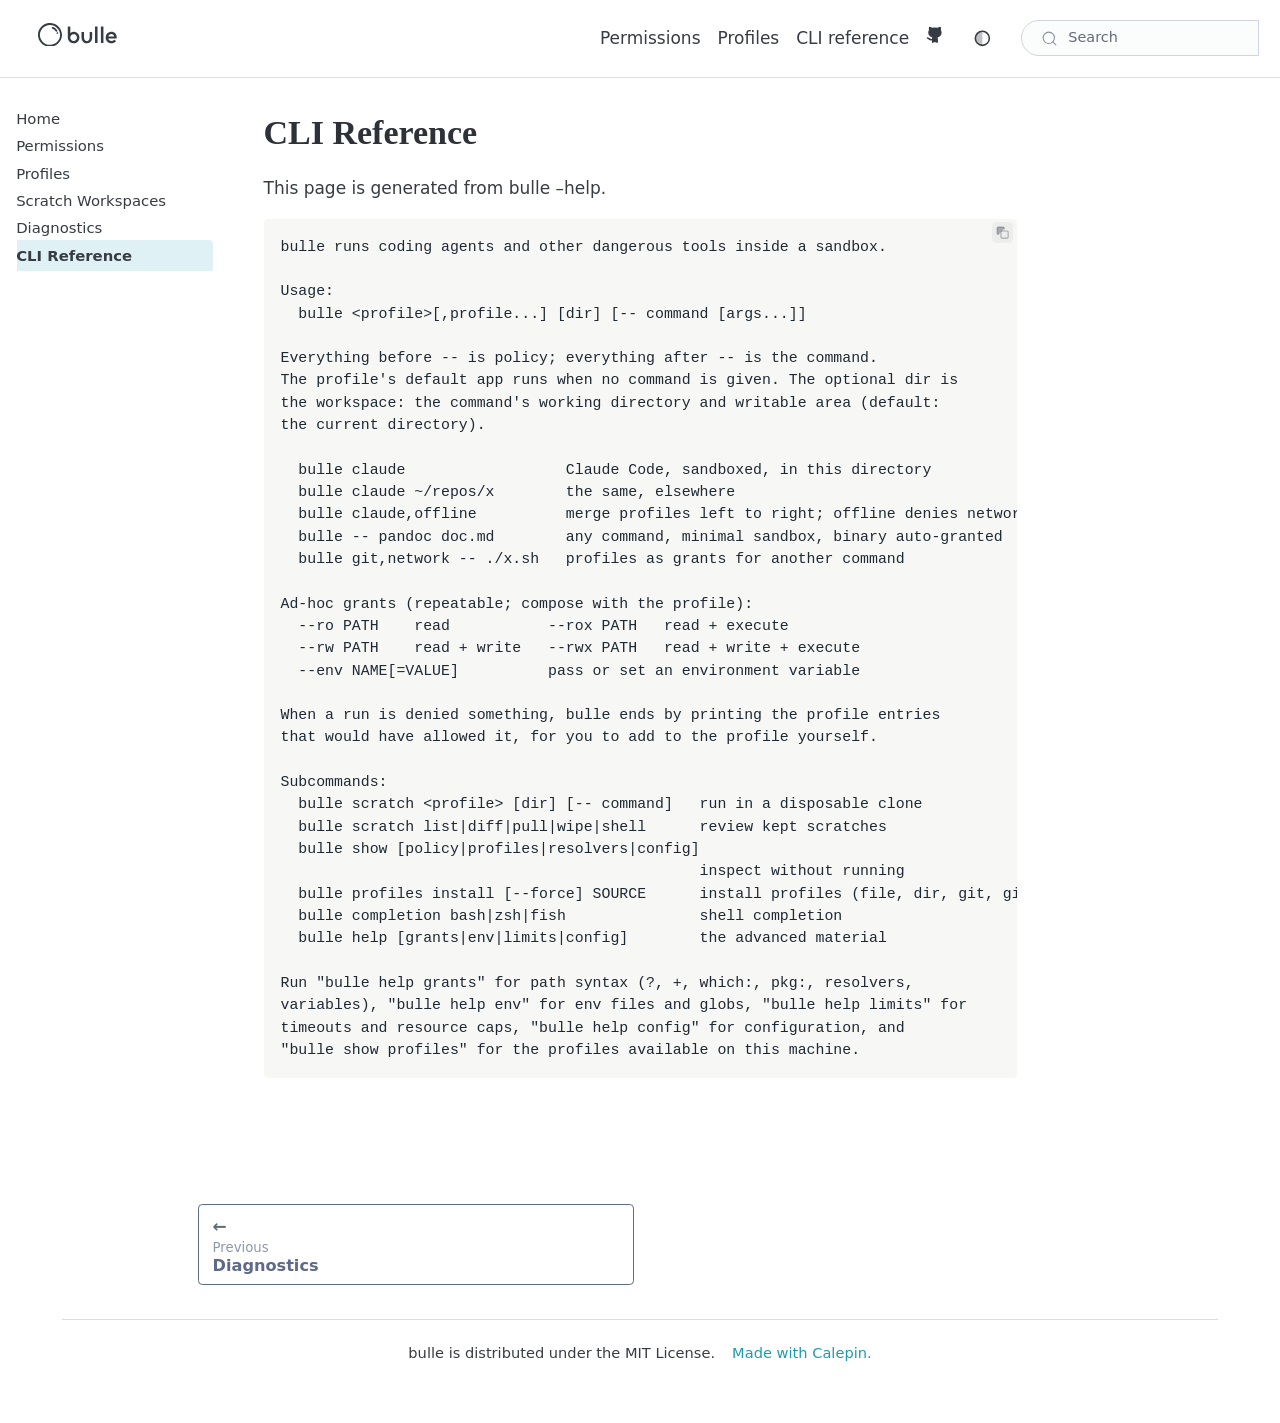
<file: docs/cli-reference.html>
<!DOCTYPE html><html lang="en"><head><meta charset="utf-8"><meta name="viewport" content="width=device-width, initial-scale=1"><title>CLI Reference</title>
    
    
    
    <meta name="description" content="Command-line reference for bulle.">
    <meta property="og:description" content="Command-line reference for bulle.">
    <meta name="twitter:description" content="Command-line reference for bulle.">
    
    
    
    <meta property="og:site_name" content="bulle">
    
    
    
    
    
    
    <meta property="og:title" content="CLI Reference | bulle">
    <meta name="twitter:title" content="CLI Reference | bulle">
    
    
    <meta property="og:type" content="article">
    
    <meta name="twitter:card" content="summary">
    
    
    <link rel="canonical" href="https://vincentarelbundock.github.io/bulle/cli-reference.html">
    <meta property="og:url" content="https://vincentarelbundock.github.io/bulle/cli-reference.html">
    
    
    <link rel="icon" href="assets/favicon.png">
    
    
    <meta name="color-scheme" content="light dark">
    
    
      
    
      
    
      
    
      
    
      
    
      
    <script
      data-calepin-theme-storage-key="calepin-website-theme"
      data-calepin-theme-param="theme">
(() => {
  "use strict";

  const currentScript = document.currentScript;
  const storageKey = currentScript?.dataset?.calepinThemeStorageKey || "calepin-website-theme";
  const param = currentScript?.dataset?.calepinThemeParam || "theme";
  const normalize = (value) => (value === "light" || value === "dark" ? value : "");
  const root = document.documentElement;
  const media = window.matchMedia ? window.matchMedia("(prefers-color-scheme: dark)") : null;
  const systemTheme = () => (media && media.matches ? "dark" : "light");

  let mode = "";
  if (param) {
    try {
      mode = normalize(new URL(window.location.href).searchParams.get(param) || "");
    } catch {
      mode = "";
    }
  }

  if (!mode) {
    try {
      mode = normalize(localStorage.getItem(storageKey) || "");
    } catch {
      mode = "";
    }
  }

  const theme = mode || systemTheme();
  root.dataset.calepinThemeMode = mode;
  root.dataset.theme = theme;
  root.style.colorScheme = theme;
})();

    </script>
      
    
      
    

    <style>
@charset "UTF-8";/*!
 * Pico CSS ✨ v2.1.1 (https://picocss.com)
 * Copyright 2019-2025 - Licensed under MIT
 */:host,:root{--pico-font-family-emoji:"Apple Color Emoji","Segoe UI Emoji","Segoe UI Symbol","Noto Color Emoji";--pico-font-family-sans-serif:system-ui,"Segoe UI",Roboto,Oxygen,Ubuntu,Cantarell,Helvetica,Arial,"Helvetica Neue",sans-serif,var(--pico-font-family-emoji);--pico-font-family-monospace:ui-monospace,SFMono-Regular,"SF Mono",Menlo,Consolas,"Liberation Mono",monospace,var(--pico-font-family-emoji);--pico-font-family:var(--pico-font-family-sans-serif);--pico-line-height:1.5;--pico-font-weight:400;--pico-font-size:100%;--pico-text-underline-offset:0.1rem;--pico-border-radius:0.25rem;--pico-border-width:0.0625rem;--pico-outline-width:0.125rem;--pico-transition:0.2s ease-in-out;--pico-spacing:1rem;--pico-typography-spacing-vertical:1rem;--pico-block-spacing-vertical:var(--pico-spacing);--pico-block-spacing-horizontal:var(--pico-spacing);--pico-grid-column-gap:var(--pico-spacing);--pico-grid-row-gap:var(--pico-spacing);--pico-form-element-spacing-vertical:0.75rem;--pico-form-element-spacing-horizontal:1rem;--pico-group-box-shadow:0 0 0 rgba(0, 0, 0, 0);--pico-group-box-shadow-focus-with-button:0 0 0 var(--pico-outline-width) var(--pico-primary-focus);--pico-group-box-shadow-focus-with-input:0 0 0 0.0625rem var(--pico-form-element-border-color);--pico-modal-overlay-backdrop-filter:blur(0.375rem);--pico-nav-element-spacing-vertical:1rem;--pico-nav-element-spacing-horizontal:0.5rem;--pico-nav-link-spacing-vertical:0.5rem;--pico-nav-link-spacing-horizontal:0.5rem;--pico-nav-breadcrumb-divider:">";--pico-icon-checkbox:url("data:image/svg+xml,%3Csvg xmlns='http://www.w3.org/2000/svg' width='24' height='24' viewBox='0 0 24 24' fill='none' stroke='rgb(255, 255, 255)' stroke-width='4' stroke-linecap='round' stroke-linejoin='round'%3E%3Cpolyline points='20 6 9 17 4 12'%3E%3C/polyline%3E%3C/svg%3E");--pico-icon-minus:url("data:image/svg+xml,%3Csvg xmlns='http://www.w3.org/2000/svg' width='24' height='24' viewBox='0 0 24 24' fill='none' stroke='rgb(255, 255, 255)' stroke-width='4' stroke-linecap='round' stroke-linejoin='round'%3E%3Cline x1='5' y1='12' x2='19' y2='12'%3E%3C/line%3E%3C/svg%3E");--pico-icon-chevron:url("data:image/svg+xml,%3Csvg xmlns='http://www.w3.org/2000/svg' width='24' height='24' viewBox='0 0 24 24' fill='none' stroke='rgb(136, 145, 164)' stroke-width='2' stroke-linecap='round' stroke-linejoin='round'%3E%3Cpolyline points='6 9 12 15 18 9'%3E%3C/polyline%3E%3C/svg%3E");--pico-icon-date:url("data:image/svg+xml,%3Csvg xmlns='http://www.w3.org/2000/svg' width='24' height='24' viewBox='0 0 24 24' fill='none' stroke='rgb(136, 145, 164)' stroke-width='2' stroke-linecap='round' stroke-linejoin='round'%3E%3Crect x='3' y='4' width='18' height='18' rx='2' ry='2'%3E%3C/rect%3E%3Cline x1='16' y1='2' x2='16' y2='6'%3E%3C/line%3E%3Cline x1='8' y1='2' x2='8' y2='6'%3E%3C/line%3E%3Cline x1='3' y1='10' x2='21' y2='10'%3E%3C/line%3E%3C/svg%3E");--pico-icon-time:url("data:image/svg+xml,%3Csvg xmlns='http://www.w3.org/2000/svg' width='24' height='24' viewBox='0 0 24 24' fill='none' stroke='rgb(136, 145, 164)' stroke-width='2' stroke-linecap='round' stroke-linejoin='round'%3E%3Ccircle cx='12' cy='12' r='10'%3E%3C/circle%3E%3Cpolyline points='12 6 12 12 16 14'%3E%3C/polyline%3E%3C/svg%3E");--pico-icon-search:url("data:image/svg+xml,%3Csvg xmlns='http://www.w3.org/2000/svg' width='24' height='24' viewBox='0 0 24 24' fill='none' stroke='rgb(136, 145, 164)' stroke-width='1.5' stroke-linecap='round' stroke-linejoin='round'%3E%3Ccircle cx='11' cy='11' r='8'%3E%3C/circle%3E%3Cline x1='21' y1='21' x2='16.65' y2='16.65'%3E%3C/line%3E%3C/svg%3E");--pico-icon-close:url("data:image/svg+xml,%3Csvg xmlns='http://www.w3.org/2000/svg' width='24' height='24' viewBox='0 0 24 24' fill='none' stroke='rgb(136, 145, 164)' stroke-width='3' stroke-linecap='round' stroke-linejoin='round'%3E%3Cline x1='18' y1='6' x2='6' y2='18'%3E%3C/line%3E%3Cline x1='6' y1='6' x2='18' y2='18'%3E%3C/line%3E%3C/svg%3E");--pico-icon-loading:url("data:image/svg+xml,%3Csvg fill='none' height='24' width='24' viewBox='0 0 24 24' xmlns='http://www.w3.org/2000/svg' %3E%3Cstyle%3E g %7B animation: rotate 2s linear infinite; transform-origin: center center; %7D circle %7B stroke-dasharray: 75,100; stroke-dashoffset: -5; animation: dash 1.5s ease-in-out infinite; stroke-linecap: round; %7D @keyframes rotate %7B 0%25 %7B transform: rotate(0deg); %7D 100%25 %7B transform: rotate(360deg); %7D %7D @keyframes dash %7B 0%25 %7B stroke-dasharray: 1,100; stroke-dashoffset: 0; %7D 50%25 %7B stroke-dasharray: 44.5,100; stroke-dashoffset: -17.5; %7D 100%25 %7B stroke-dasharray: 44.5,100; stroke-dashoffset: -62; %7D %7D %3C/style%3E%3Cg%3E%3Ccircle cx='12' cy='12' r='10' fill='none' stroke='rgb(136, 145, 164)' stroke-width='4' /%3E%3C/g%3E%3C/svg%3E")}@media (min-width:576px){:host,:root{--pico-font-size:106.25%}}@media (min-width:768px){:host,:root{--pico-font-size:112.5%}}@media (min-width:1024px){:host,:root{--pico-font-size:118.75%}}@media (min-width:1280px){:host,:root{--pico-font-size:125%}}@media (min-width:1536px){:host,:root{--pico-font-size:131.25%}}a{--pico-text-decoration:underline}a.contrast,a.secondary{--pico-text-decoration:underline}small{--pico-font-size:0.875em}h1,h2,h3,h4,h5,h6{--pico-font-weight:700}h1{--pico-font-size:2rem;--pico-line-height:1.125;--pico-typography-spacing-top:3rem}h2{--pico-font-size:1.75rem;--pico-line-height:1.15;--pico-typography-spacing-top:2.625rem}h3{--pico-font-size:1.5rem;--pico-line-height:1.175;--pico-typography-spacing-top:2.25rem}h4{--pico-font-size:1.25rem;--pico-line-height:1.2;--pico-typography-spacing-top:1.874rem}h5{--pico-font-size:1.125rem;--pico-line-height:1.225;--pico-typography-spacing-top:1.6875rem}h6{--pico-font-size:1rem;--pico-line-height:1.25;--pico-typography-spacing-top:1.5rem}tfoot td,tfoot th,thead td,thead th{--pico-font-weight:600;--pico-border-width:0.1875rem}code,kbd,pre,samp{--pico-font-family:var(--pico-font-family-monospace)}kbd{--pico-font-weight:bolder}:where(select,textarea),input:not([type=submit],[type=button],[type=reset],[type=checkbox],[type=radio],[type=file]){--pico-outline-width:0.0625rem}[type=search]{--pico-border-radius:5rem}[type=checkbox],[type=radio]{--pico-border-width:0.125rem}[type=checkbox][role=switch]{--pico-border-width:0.1875rem}details.dropdown summary:not([role=button]){--pico-outline-width:0.0625rem}nav details.dropdown summary:focus-visible{--pico-outline-width:0.125rem}[role=search]{--pico-border-radius:5rem}[role=group]:has(button.secondary:focus,[type=submit].secondary:focus,[type=button].secondary:focus,[role=button].secondary:focus),[role=search]:has(button.secondary:focus,[type=submit].secondary:focus,[type=button].secondary:focus,[role=button].secondary:focus){--pico-group-box-shadow-focus-with-button:0 0 0 var(--pico-outline-width) var(--pico-secondary-focus)}[role=group]:has(button.contrast:focus,[type=submit].contrast:focus,[type=button].contrast:focus,[role=button].contrast:focus),[role=search]:has(button.contrast:focus,[type=submit].contrast:focus,[type=button].contrast:focus,[role=button].contrast:focus){--pico-group-box-shadow-focus-with-button:0 0 0 var(--pico-outline-width) var(--pico-contrast-focus)}[role=group] [role=button],[role=group] [type=button],[role=group] [type=submit],[role=group] button,[role=search] [role=button],[role=search] [type=button],[role=search] [type=submit],[role=search] button{--pico-form-element-spacing-horizontal:2rem}details summary[role=button]:not(.outline)::after{filter:brightness(0) invert(1)}[aria-busy=true]:not(input,select,textarea):is(button,[type=submit],[type=button],[type=reset],[role=button]):not(.outline)::before{filter:brightness(0) invert(1)}:host(:not([data-theme=dark])),:root:not([data-theme=dark]),[data-theme=light]{color-scheme:light;--pico-background-color:#fff;--pico-color:#373c44;--pico-text-selection-color:rgba(2, 154, 232, 0.25);--pico-muted-color:#646b79;--pico-muted-border-color:rgb(231, 234, 239.5);--pico-primary:#0172ad;--pico-primary-background:#0172ad;--pico-primary-border:var(--pico-primary-background);--pico-primary-underline:rgba(1, 114, 173, 0.5);--pico-primary-hover:#015887;--pico-primary-hover-background:#02659a;--pico-primary-hover-border:var(--pico-primary-hover-background);--pico-primary-hover-underline:var(--pico-primary-hover);--pico-primary-focus:rgba(2, 154, 232, 0.5);--pico-primary-inverse:#fff;--pico-secondary:#5d6b89;--pico-secondary-background:#525f7a;--pico-secondary-border:var(--pico-secondary-background);--pico-secondary-underline:rgba(93, 107, 137, 0.5);--pico-secondary-hover:#48536b;--pico-secondary-hover-background:#48536b;--pico-secondary-hover-border:var(--pico-secondary-hover-background);--pico-secondary-hover-underline:var(--pico-secondary-hover);--pico-secondary-focus:rgba(93, 107, 137, 0.25);--pico-secondary-inverse:#fff;--pico-contrast:#181c25;--pico-contrast-background:#181c25;--pico-contrast-border:var(--pico-contrast-background);--pico-contrast-underline:rgba(24, 28, 37, 0.5);--pico-contrast-hover:#000;--pico-contrast-hover-background:#000;--pico-contrast-hover-border:var(--pico-contrast-hover-background);--pico-contrast-hover-underline:var(--pico-secondary-hover);--pico-contrast-focus:rgba(93, 107, 137, 0.25);--pico-contrast-inverse:#fff;--pico-box-shadow:0.0145rem 0.029rem 0.174rem rgba(129, 145, 181, 0.01698),0.0335rem 0.067rem 0.402rem rgba(129, 145, 181, 0.024),0.0625rem 0.125rem 0.75rem rgba(129, 145, 181, 0.03),0.1125rem 0.225rem 1.35rem rgba(129, 145, 181, 0.036),0.2085rem 0.417rem 2.502rem rgba(129, 145, 181, 0.04302),0.5rem 1rem 6rem rgba(129, 145, 181, 0.06),0 0 0 0.0625rem rgba(129, 145, 181, 0.015);--pico-h1-color:#2d3138;--pico-h2-color:#373c44;--pico-h3-color:#424751;--pico-h4-color:#4d535e;--pico-h5-color:#5c6370;--pico-h6-color:#646b79;--pico-mark-background-color:rgb(252.5, 230.5, 191.5);--pico-mark-color:#0f1114;--pico-ins-color:rgb(28.5, 105.5, 84);--pico-del-color:rgb(136, 56.5, 53);--pico-blockquote-border-color:var(--pico-muted-border-color);--pico-blockquote-footer-color:var(--pico-muted-color);--pico-button-box-shadow:0 0 0 rgba(0, 0, 0, 0);--pico-button-hover-box-shadow:0 0 0 rgba(0, 0, 0, 0);--pico-table-border-color:var(--pico-muted-border-color);--pico-table-row-stripped-background-color:rgba(111, 120, 135, 0.0375);--pico-code-background-color:rgb(243, 244.5, 246.75);--pico-code-color:#646b79;--pico-code-kbd-background-color:var(--pico-color);--pico-code-kbd-color:var(--pico-background-color);--pico-form-element-background-color:rgb(251, 251.5, 252.25);--pico-form-element-selected-background-color:#dfe3eb;--pico-form-element-border-color:#cfd5e2;--pico-form-element-color:#23262c;--pico-form-element-placeholder-color:var(--pico-muted-color);--pico-form-element-active-background-color:#fff;--pico-form-element-active-border-color:var(--pico-primary-border);--pico-form-element-focus-color:var(--pico-primary-border);--pico-form-element-disabled-opacity:0.5;--pico-form-element-invalid-border-color:rgb(183.5, 105.5, 106.5);--pico-form-element-invalid-active-border-color:rgb(200.25, 79.25, 72.25);--pico-form-element-invalid-focus-color:var(--pico-form-element-invalid-active-border-color);--pico-form-element-valid-border-color:rgb(76, 154.5, 137.5);--pico-form-element-valid-active-border-color:rgb(39, 152.75, 118.75);--pico-form-element-valid-focus-color:var(--pico-form-element-valid-active-border-color);--pico-switch-background-color:#bfc7d9;--pico-switch-checked-background-color:var(--pico-primary-background);--pico-switch-color:#fff;--pico-switch-thumb-box-shadow:0 0 0 rgba(0, 0, 0, 0);--pico-range-border-color:#dfe3eb;--pico-range-active-border-color:#bfc7d9;--pico-range-thumb-border-color:var(--pico-background-color);--pico-range-thumb-color:var(--pico-secondary-background);--pico-range-thumb-active-color:var(--pico-primary-background);--pico-accordion-border-color:var(--pico-muted-border-color);--pico-accordion-active-summary-color:var(--pico-primary-hover);--pico-accordion-close-summary-color:var(--pico-color);--pico-accordion-open-summary-color:var(--pico-muted-color);--pico-card-background-color:var(--pico-background-color);--pico-card-border-color:var(--pico-muted-border-color);--pico-card-box-shadow:var(--pico-box-shadow);--pico-card-sectioning-background-color:rgb(251, 251.5, 252.25);--pico-dropdown-background-color:#fff;--pico-dropdown-border-color:#eff1f4;--pico-dropdown-box-shadow:var(--pico-box-shadow);--pico-dropdown-color:var(--pico-color);--pico-dropdown-hover-background-color:#eff1f4;--pico-loading-spinner-opacity:0.5;--pico-modal-overlay-background-color:rgba(232, 234, 237, 0.75);--pico-progress-background-color:#dfe3eb;--pico-progress-color:var(--pico-primary-background);--pico-tooltip-background-color:var(--pico-contrast-background);--pico-tooltip-color:var(--pico-contrast-inverse);--pico-icon-valid:url("data:image/svg+xml,%3Csvg xmlns='http://www.w3.org/2000/svg' width='24' height='24' viewBox='0 0 24 24' fill='none' stroke='rgb(76, 154.5, 137.5)' stroke-width='2' stroke-linecap='round' stroke-linejoin='round'%3E%3Cpolyline points='20 6 9 17 4 12'%3E%3C/polyline%3E%3C/svg%3E");--pico-icon-invalid:url("data:image/svg+xml,%3Csvg xmlns='http://www.w3.org/2000/svg' width='24' height='24' viewBox='0 0 24 24' fill='none' stroke='rgb(200.25, 79.25, 72.25)' stroke-width='2' stroke-linecap='round' stroke-linejoin='round'%3E%3Ccircle cx='12' cy='12' r='10'%3E%3C/circle%3E%3Cline x1='12' y1='8' x2='12' y2='12'%3E%3C/line%3E%3Cline x1='12' y1='16' x2='12.01' y2='16'%3E%3C/line%3E%3C/svg%3E")}:host(:not([data-theme=dark])) input:is([type=submit],[type=button],[type=reset],[type=checkbox],[type=radio],[type=file]),:root:not([data-theme=dark]) input:is([type=submit],[type=button],[type=reset],[type=checkbox],[type=radio],[type=file]),[data-theme=light] input:is([type=submit],[type=button],[type=reset],[type=checkbox],[type=radio],[type=file]){--pico-form-element-focus-color:var(--pico-primary-focus)}@media only screen and (prefers-color-scheme:dark){:host(:not([data-theme])),:root:not([data-theme]){color-scheme:dark;--pico-background-color:rgb(19, 22.5, 30.5);--pico-color:#c2c7d0;--pico-text-selection-color:rgba(1, 170, 255, 0.1875);--pico-muted-color:#7b8495;--pico-muted-border-color:#202632;--pico-primary:#01aaff;--pico-primary-background:#0172ad;--pico-primary-border:var(--pico-primary-background);--pico-primary-underline:rgba(1, 170, 255, 0.5);--pico-primary-hover:#79c0ff;--pico-primary-hover-background:#017fc0;--pico-primary-hover-border:var(--pico-primary-hover-background);--pico-primary-hover-underline:var(--pico-primary-hover);--pico-primary-focus:rgba(1, 170, 255, 0.375);--pico-primary-inverse:#fff;--pico-secondary:#969eaf;--pico-secondary-background:#525f7a;--pico-secondary-border:var(--pico-secondary-background);--pico-secondary-underline:rgba(150, 158, 175, 0.5);--pico-secondary-hover:#b3b9c5;--pico-secondary-hover-background:#5d6b89;--pico-secondary-hover-border:var(--pico-secondary-hover-background);--pico-secondary-hover-underline:var(--pico-secondary-hover);--pico-secondary-focus:rgba(144, 158, 190, 0.25);--pico-secondary-inverse:#fff;--pico-contrast:#dfe3eb;--pico-contrast-background:#eff1f4;--pico-contrast-border:var(--pico-contrast-background);--pico-contrast-underline:rgba(223, 227, 235, 0.5);--pico-contrast-hover:#fff;--pico-contrast-hover-background:#fff;--pico-contrast-hover-border:var(--pico-contrast-hover-background);--pico-contrast-hover-underline:var(--pico-contrast-hover);--pico-contrast-focus:rgba(207, 213, 226, 0.25);--pico-contrast-inverse:#000;--pico-box-shadow:0.0145rem 0.029rem 0.174rem rgba(7, 8.5, 12, 0.01698),0.0335rem 0.067rem 0.402rem rgba(7, 8.5, 12, 0.024),0.0625rem 0.125rem 0.75rem rgba(7, 8.5, 12, 0.03),0.1125rem 0.225rem 1.35rem rgba(7, 8.5, 12, 0.036),0.2085rem 0.417rem 2.502rem rgba(7, 8.5, 12, 0.04302),0.5rem 1rem 6rem rgba(7, 8.5, 12, 0.06),0 0 0 0.0625rem rgba(7, 8.5, 12, 0.015);--pico-h1-color:#f0f1f3;--pico-h2-color:#e0e3e7;--pico-h3-color:#c2c7d0;--pico-h4-color:#b3b9c5;--pico-h5-color:#a4acba;--pico-h6-color:#8891a4;--pico-mark-background-color:#014063;--pico-mark-color:#fff;--pico-ins-color:#62af9a;--pico-del-color:rgb(205.5, 126, 123);--pico-blockquote-border-color:var(--pico-muted-border-color);--pico-blockquote-footer-color:var(--pico-muted-color);--pico-button-box-shadow:0 0 0 rgba(0, 0, 0, 0);--pico-button-hover-box-shadow:0 0 0 rgba(0, 0, 0, 0);--pico-table-border-color:var(--pico-muted-border-color);--pico-table-row-stripped-background-color:rgba(111, 120, 135, 0.0375);--pico-code-background-color:rgb(26, 30.5, 40.25);--pico-code-color:#8891a4;--pico-code-kbd-background-color:var(--pico-color);--pico-code-kbd-color:var(--pico-background-color);--pico-form-element-background-color:rgb(28, 33, 43.5);--pico-form-element-selected-background-color:#2a3140;--pico-form-element-border-color:#2a3140;--pico-form-element-color:#e0e3e7;--pico-form-element-placeholder-color:#8891a4;--pico-form-element-active-background-color:rgb(26, 30.5, 40.25);--pico-form-element-active-border-color:var(--pico-primary-border);--pico-form-element-focus-color:var(--pico-primary-border);--pico-form-element-disabled-opacity:0.5;--pico-form-element-invalid-border-color:rgb(149.5, 74, 80);--pico-form-element-invalid-active-border-color:rgb(183.25, 63.5, 59);--pico-form-element-invalid-focus-color:var(--pico-form-element-invalid-active-border-color);--pico-form-element-valid-border-color:#2a7b6f;--pico-form-element-valid-active-border-color:rgb(22, 137, 105.5);--pico-form-element-valid-focus-color:var(--pico-form-element-valid-active-border-color);--pico-switch-background-color:#333c4e;--pico-switch-checked-background-color:var(--pico-primary-background);--pico-switch-color:#fff;--pico-switch-thumb-box-shadow:0 0 0 rgba(0, 0, 0, 0);--pico-range-border-color:#202632;--pico-range-active-border-color:#2a3140;--pico-range-thumb-border-color:var(--pico-background-color);--pico-range-thumb-color:var(--pico-secondary-background);--pico-range-thumb-active-color:var(--pico-primary-background);--pico-accordion-border-color:var(--pico-muted-border-color);--pico-accordion-active-summary-color:var(--pico-primary-hover);--pico-accordion-close-summary-color:var(--pico-color);--pico-accordion-open-summary-color:var(--pico-muted-color);--pico-card-background-color:#181c25;--pico-card-border-color:var(--pico-card-background-color);--pico-card-box-shadow:var(--pico-box-shadow);--pico-card-sectioning-background-color:rgb(26, 30.5, 40.25);--pico-dropdown-background-color:#181c25;--pico-dropdown-border-color:#202632;--pico-dropdown-box-shadow:var(--pico-box-shadow);--pico-dropdown-color:var(--pico-color);--pico-dropdown-hover-background-color:#202632;--pico-loading-spinner-opacity:0.5;--pico-modal-overlay-background-color:rgba(7.5, 8.5, 10, 0.75);--pico-progress-background-color:#202632;--pico-progress-color:var(--pico-primary-background);--pico-tooltip-background-color:var(--pico-contrast-background);--pico-tooltip-color:var(--pico-contrast-inverse);--pico-icon-valid:url("data:image/svg+xml,%3Csvg xmlns='http://www.w3.org/2000/svg' width='24' height='24' viewBox='0 0 24 24' fill='none' stroke='rgb(42, 123, 111)' stroke-width='2' stroke-linecap='round' stroke-linejoin='round'%3E%3Cpolyline points='20 6 9 17 4 12'%3E%3C/polyline%3E%3C/svg%3E");--pico-icon-invalid:url("data:image/svg+xml,%3Csvg xmlns='http://www.w3.org/2000/svg' width='24' height='24' viewBox='0 0 24 24' fill='none' stroke='rgb(149.5, 74, 80)' stroke-width='2' stroke-linecap='round' stroke-linejoin='round'%3E%3Ccircle cx='12' cy='12' r='10'%3E%3C/circle%3E%3Cline x1='12' y1='8' x2='12' y2='12'%3E%3C/line%3E%3Cline x1='12' y1='16' x2='12.01' y2='16'%3E%3C/line%3E%3C/svg%3E")}:host(:not([data-theme])) input:is([type=submit],[type=button],[type=reset],[type=checkbox],[type=radio],[type=file]),:root:not([data-theme]) input:is([type=submit],[type=button],[type=reset],[type=checkbox],[type=radio],[type=file]){--pico-form-element-focus-color:var(--pico-primary-focus)}:host(:not([data-theme])) details summary[role=button].contrast:not(.outline)::after,:root:not([data-theme]) details summary[role=button].contrast:not(.outline)::after{filter:brightness(0)}:host(:not([data-theme])) [aria-busy=true]:not(input,select,textarea).contrast:is(button,[type=submit],[type=button],[type=reset],[role=button]):not(.outline)::before,:root:not([data-theme]) [aria-busy=true]:not(input,select,textarea).contrast:is(button,[type=submit],[type=button],[type=reset],[role=button]):not(.outline)::before{filter:brightness(0)}}[data-theme=dark]{color-scheme:dark;--pico-background-color:rgb(19, 22.5, 30.5);--pico-color:#c2c7d0;--pico-text-selection-color:rgba(1, 170, 255, 0.1875);--pico-muted-color:#7b8495;--pico-muted-border-color:#202632;--pico-primary:#01aaff;--pico-primary-background:#0172ad;--pico-primary-border:var(--pico-primary-background);--pico-primary-underline:rgba(1, 170, 255, 0.5);--pico-primary-hover:#79c0ff;--pico-primary-hover-background:#017fc0;--pico-primary-hover-border:var(--pico-primary-hover-background);--pico-primary-hover-underline:var(--pico-primary-hover);--pico-primary-focus:rgba(1, 170, 255, 0.375);--pico-primary-inverse:#fff;--pico-secondary:#969eaf;--pico-secondary-background:#525f7a;--pico-secondary-border:var(--pico-secondary-background);--pico-secondary-underline:rgba(150, 158, 175, 0.5);--pico-secondary-hover:#b3b9c5;--pico-secondary-hover-background:#5d6b89;--pico-secondary-hover-border:var(--pico-secondary-hover-background);--pico-secondary-hover-underline:var(--pico-secondary-hover);--pico-secondary-focus:rgba(144, 158, 190, 0.25);--pico-secondary-inverse:#fff;--pico-contrast:#dfe3eb;--pico-contrast-background:#eff1f4;--pico-contrast-border:var(--pico-contrast-background);--pico-contrast-underline:rgba(223, 227, 235, 0.5);--pico-contrast-hover:#fff;--pico-contrast-hover-background:#fff;--pico-contrast-hover-border:var(--pico-contrast-hover-background);--pico-contrast-hover-underline:var(--pico-contrast-hover);--pico-contrast-focus:rgba(207, 213, 226, 0.25);--pico-contrast-inverse:#000;--pico-box-shadow:0.0145rem 0.029rem 0.174rem rgba(7, 8.5, 12, 0.01698),0.0335rem 0.067rem 0.402rem rgba(7, 8.5, 12, 0.024),0.0625rem 0.125rem 0.75rem rgba(7, 8.5, 12, 0.03),0.1125rem 0.225rem 1.35rem rgba(7, 8.5, 12, 0.036),0.2085rem 0.417rem 2.502rem rgba(7, 8.5, 12, 0.04302),0.5rem 1rem 6rem rgba(7, 8.5, 12, 0.06),0 0 0 0.0625rem rgba(7, 8.5, 12, 0.015);--pico-h1-color:#f0f1f3;--pico-h2-color:#e0e3e7;--pico-h3-color:#c2c7d0;--pico-h4-color:#b3b9c5;--pico-h5-color:#a4acba;--pico-h6-color:#8891a4;--pico-mark-background-color:#014063;--pico-mark-color:#fff;--pico-ins-color:#62af9a;--pico-del-color:rgb(205.5, 126, 123);--pico-blockquote-border-color:var(--pico-muted-border-color);--pico-blockquote-footer-color:var(--pico-muted-color);--pico-button-box-shadow:0 0 0 rgba(0, 0, 0, 0);--pico-button-hover-box-shadow:0 0 0 rgba(0, 0, 0, 0);--pico-table-border-color:var(--pico-muted-border-color);--pico-table-row-stripped-background-color:rgba(111, 120, 135, 0.0375);--pico-code-background-color:rgb(26, 30.5, 40.25);--pico-code-color:#8891a4;--pico-code-kbd-background-color:var(--pico-color);--pico-code-kbd-color:var(--pico-background-color);--pico-form-element-background-color:rgb(28, 33, 43.5);--pico-form-element-selected-background-color:#2a3140;--pico-form-element-border-color:#2a3140;--pico-form-element-color:#e0e3e7;--pico-form-element-placeholder-color:#8891a4;--pico-form-element-active-background-color:rgb(26, 30.5, 40.25);--pico-form-element-active-border-color:var(--pico-primary-border);--pico-form-element-focus-color:var(--pico-primary-border);--pico-form-element-disabled-opacity:0.5;--pico-form-element-invalid-border-color:rgb(149.5, 74, 80);--pico-form-element-invalid-active-border-color:rgb(183.25, 63.5, 59);--pico-form-element-invalid-focus-color:var(--pico-form-element-invalid-active-border-color);--pico-form-element-valid-border-color:#2a7b6f;--pico-form-element-valid-active-border-color:rgb(22, 137, 105.5);--pico-form-element-valid-focus-color:var(--pico-form-element-valid-active-border-color);--pico-switch-background-color:#333c4e;--pico-switch-checked-background-color:var(--pico-primary-background);--pico-switch-color:#fff;--pico-switch-thumb-box-shadow:0 0 0 rgba(0, 0, 0, 0);--pico-range-border-color:#202632;--pico-range-active-border-color:#2a3140;--pico-range-thumb-border-color:var(--pico-background-color);--pico-range-thumb-color:var(--pico-secondary-background);--pico-range-thumb-active-color:var(--pico-primary-background);--pico-accordion-border-color:var(--pico-muted-border-color);--pico-accordion-active-summary-color:var(--pico-primary-hover);--pico-accordion-close-summary-color:var(--pico-color);--pico-accordion-open-summary-color:var(--pico-muted-color);--pico-card-background-color:#181c25;--pico-card-border-color:var(--pico-card-background-color);--pico-card-box-shadow:var(--pico-box-shadow);--pico-card-sectioning-background-color:rgb(26, 30.5, 40.25);--pico-dropdown-background-color:#181c25;--pico-dropdown-border-color:#202632;--pico-dropdown-box-shadow:var(--pico-box-shadow);--pico-dropdown-color:var(--pico-color);--pico-dropdown-hover-background-color:#202632;--pico-loading-spinner-opacity:0.5;--pico-modal-overlay-background-color:rgba(7.5, 8.5, 10, 0.75);--pico-progress-background-color:#202632;--pico-progress-color:var(--pico-primary-background);--pico-tooltip-background-color:var(--pico-contrast-background);--pico-tooltip-color:var(--pico-contrast-inverse);--pico-icon-valid:url("data:image/svg+xml,%3Csvg xmlns='http://www.w3.org/2000/svg' width='24' height='24' viewBox='0 0 24 24' fill='none' stroke='rgb(42, 123, 111)' stroke-width='2' stroke-linecap='round' stroke-linejoin='round'%3E%3Cpolyline points='20 6 9 17 4 12'%3E%3C/polyline%3E%3C/svg%3E");--pico-icon-invalid:url("data:image/svg+xml,%3Csvg xmlns='http://www.w3.org/2000/svg' width='24' height='24' viewBox='0 0 24 24' fill='none' stroke='rgb(149.5, 74, 80)' stroke-width='2' stroke-linecap='round' stroke-linejoin='round'%3E%3Ccircle cx='12' cy='12' r='10'%3E%3C/circle%3E%3Cline x1='12' y1='8' x2='12' y2='12'%3E%3C/line%3E%3Cline x1='12' y1='16' x2='12.01' y2='16'%3E%3C/line%3E%3C/svg%3E")}[data-theme=dark] input:is([type=submit],[type=button],[type=reset],[type=checkbox],[type=radio],[type=file]){--pico-form-element-focus-color:var(--pico-primary-focus)}[data-theme=dark] details summary[role=button].contrast:not(.outline)::after{filter:brightness(0)}[data-theme=dark] [aria-busy=true]:not(input,select,textarea).contrast:is(button,[type=submit],[type=button],[type=reset],[role=button]):not(.outline)::before{filter:brightness(0)}[type=checkbox],[type=radio],[type=range],progress{accent-color:var(--pico-primary)}*,::after,::before{box-sizing:border-box;background-repeat:no-repeat}::after,::before{text-decoration:inherit;vertical-align:inherit}:where(:host),:where(:root){-webkit-tap-highlight-color:transparent;-webkit-text-size-adjust:100%;-moz-text-size-adjust:100%;text-size-adjust:100%;background-color:var(--pico-background-color);color:var(--pico-color);font-weight:var(--pico-font-weight);font-size:var(--pico-font-size);line-height:var(--pico-line-height);font-family:var(--pico-font-family);text-underline-offset:var(--pico-text-underline-offset);text-rendering:optimizeLegibility;overflow-wrap:break-word;-moz-tab-size:4;-o-tab-size:4;tab-size:4}body{width:100%;margin:0}main{display:block}body>footer,body>header,body>main{padding-block:var(--pico-block-spacing-vertical)}section{margin-bottom:var(--pico-block-spacing-vertical)}.container,.container-fluid{width:100%;margin-right:auto;margin-left:auto;padding-right:var(--pico-spacing);padding-left:var(--pico-spacing)}@media (min-width:576px){.container{max-width:510px;padding-right:0;padding-left:0}}@media (min-width:768px){.container{max-width:700px}}@media (min-width:1024px){.container{max-width:950px}}@media (min-width:1280px){.container{max-width:1200px}}@media (min-width:1536px){.container{max-width:1450px}}.grid{grid-column-gap:var(--pico-grid-column-gap);grid-row-gap:var(--pico-grid-row-gap);display:grid;grid-template-columns:1fr}@media (min-width:768px){.grid{grid-template-columns:repeat(auto-fit,minmax(0%,1fr))}}.grid>*{min-width:0}.overflow-auto{overflow:auto}b,strong{font-weight:bolder}sub,sup{position:relative;font-size:.75em;line-height:0;vertical-align:baseline}sub{bottom:-.25em}sup{top:-.5em}address,blockquote,dl,ol,p,pre,table,ul{margin-top:0;margin-bottom:var(--pico-typography-spacing-vertical);color:var(--pico-color);font-style:normal;font-weight:var(--pico-font-weight)}h1,h2,h3,h4,h5,h6{margin-top:0;margin-bottom:var(--pico-typography-spacing-vertical);color:var(--pico-color);font-weight:var(--pico-font-weight);font-size:var(--pico-font-size);line-height:var(--pico-line-height);font-family:var(--pico-font-family)}h1{--pico-color:var(--pico-h1-color)}h2{--pico-color:var(--pico-h2-color)}h3{--pico-color:var(--pico-h3-color)}h4{--pico-color:var(--pico-h4-color)}h5{--pico-color:var(--pico-h5-color)}h6{--pico-color:var(--pico-h6-color)}:where(article,address,blockquote,dl,figure,form,ol,p,pre,table,ul)~:is(h1,h2,h3,h4,h5,h6){margin-top:var(--pico-typography-spacing-top)}p{margin-bottom:var(--pico-typography-spacing-vertical)}hgroup{margin-bottom:var(--pico-typography-spacing-vertical)}hgroup>*{margin-top:0;margin-bottom:0}hgroup>:not(:first-child):last-child{--pico-color:var(--pico-muted-color);--pico-font-weight:unset;font-size:1rem}:where(ol,ul) li{margin-bottom:calc(var(--pico-typography-spacing-vertical) * .25)}:where(dl,ol,ul) :where(dl,ol,ul){margin:0;margin-top:calc(var(--pico-typography-spacing-vertical) * .25)}ul li{list-style:square}mark{padding:.125rem .25rem;background-color:var(--pico-mark-background-color);color:var(--pico-mark-color);vertical-align:baseline}blockquote{display:block;margin:var(--pico-typography-spacing-vertical) 0;padding:var(--pico-spacing);border-right:none;border-left:.25rem solid var(--pico-blockquote-border-color);border-inline-start:0.25rem solid var(--pico-blockquote-border-color);border-inline-end:none}blockquote footer{margin-top:calc(var(--pico-typography-spacing-vertical) * .5);color:var(--pico-blockquote-footer-color)}abbr[title]{border-bottom:1px dotted;text-decoration:none;cursor:help}ins{color:var(--pico-ins-color);text-decoration:none}del{color:var(--pico-del-color)}::-moz-selection{background-color:var(--pico-text-selection-color)}::selection{background-color:var(--pico-text-selection-color)}:where(a:not([role=button])),[role=link]{--pico-color:var(--pico-primary);--pico-background-color:transparent;--pico-underline:var(--pico-primary-underline);outline:0;background-color:var(--pico-background-color);color:var(--pico-color);-webkit-text-decoration:var(--pico-text-decoration);text-decoration:var(--pico-text-decoration);text-decoration-color:var(--pico-underline);text-underline-offset:0.125em;transition:background-color var(--pico-transition),color var(--pico-transition),box-shadow var(--pico-transition),-webkit-text-decoration var(--pico-transition);transition:background-color var(--pico-transition),color var(--pico-transition),text-decoration var(--pico-transition),box-shadow var(--pico-transition);transition:background-color var(--pico-transition),color var(--pico-transition),text-decoration var(--pico-transition),box-shadow var(--pico-transition),-webkit-text-decoration var(--pico-transition)}:where(a:not([role=button])):is([aria-current]:not([aria-current=false]),:hover,:active,:focus),[role=link]:is([aria-current]:not([aria-current=false]),:hover,:active,:focus){--pico-color:var(--pico-primary-hover);--pico-underline:var(--pico-primary-hover-underline);--pico-text-decoration:underline}:where(a:not([role=button])):focus-visible,[role=link]:focus-visible{box-shadow:0 0 0 var(--pico-outline-width) var(--pico-primary-focus)}:where(a:not([role=button])).secondary,[role=link].secondary{--pico-color:var(--pico-secondary);--pico-underline:var(--pico-secondary-underline)}:where(a:not([role=button])).secondary:is([aria-current]:not([aria-current=false]),:hover,:active,:focus),[role=link].secondary:is([aria-current]:not([aria-current=false]),:hover,:active,:focus){--pico-color:var(--pico-secondary-hover);--pico-underline:var(--pico-secondary-hover-underline)}:where(a:not([role=button])).contrast,[role=link].contrast{--pico-color:var(--pico-contrast);--pico-underline:var(--pico-contrast-underline)}:where(a:not([role=button])).contrast:is([aria-current]:not([aria-current=false]),:hover,:active,:focus),[role=link].contrast:is([aria-current]:not([aria-current=false]),:hover,:active,:focus){--pico-color:var(--pico-contrast-hover);--pico-underline:var(--pico-contrast-hover-underline)}a[role=button]{display:inline-block}button{margin:0;overflow:visible;font-family:inherit;text-transform:none}[type=button],[type=reset],[type=submit],button{-webkit-appearance:button}[role=button],[type=button],[type=file]::file-selector-button,[type=reset],[type=submit],button{--pico-background-color:var(--pico-primary-background);--pico-border-color:var(--pico-primary-border);--pico-color:var(--pico-primary-inverse);--pico-box-shadow:var(--pico-button-box-shadow, 0 0 0 rgba(0, 0, 0, 0));padding:var(--pico-form-element-spacing-vertical) var(--pico-form-element-spacing-horizontal);border:var(--pico-border-width) solid var(--pico-border-color);border-radius:var(--pico-border-radius);outline:0;background-color:var(--pico-background-color);box-shadow:var(--pico-box-shadow);color:var(--pico-color);font-weight:var(--pico-font-weight);font-size:1rem;line-height:var(--pico-line-height);text-align:center;text-decoration:none;cursor:pointer;-webkit-user-select:none;-moz-user-select:none;user-select:none;transition:background-color var(--pico-transition),border-color var(--pico-transition),color var(--pico-transition),box-shadow var(--pico-transition)}[role=button]:is(:hover,:active,:focus),[role=button]:is([aria-current]:not([aria-current=false])),[type=button]:is(:hover,:active,:focus),[type=button]:is([aria-current]:not([aria-current=false])),[type=file]::file-selector-button:is(:hover,:active,:focus),[type=file]::file-selector-button:is([aria-current]:not([aria-current=false])),[type=reset]:is(:hover,:active,:focus),[type=reset]:is([aria-current]:not([aria-current=false])),[type=submit]:is(:hover,:active,:focus),[type=submit]:is([aria-current]:not([aria-current=false])),button:is(:hover,:active,:focus),button:is([aria-current]:not([aria-current=false])){--pico-background-color:var(--pico-primary-hover-background);--pico-border-color:var(--pico-primary-hover-border);--pico-box-shadow:var(--pico-button-hover-box-shadow, 0 0 0 rgba(0, 0, 0, 0));--pico-color:var(--pico-primary-inverse)}[role=button]:focus,[role=button]:is([aria-current]:not([aria-current=false])):focus,[type=button]:focus,[type=button]:is([aria-current]:not([aria-current=false])):focus,[type=file]::file-selector-button:focus,[type=file]::file-selector-button:is([aria-current]:not([aria-current=false])):focus,[type=reset]:focus,[type=reset]:is([aria-current]:not([aria-current=false])):focus,[type=submit]:focus,[type=submit]:is([aria-current]:not([aria-current=false])):focus,button:focus,button:is([aria-current]:not([aria-current=false])):focus{--pico-box-shadow:var(--pico-button-hover-box-shadow, 0 0 0 rgba(0, 0, 0, 0)),0 0 0 var(--pico-outline-width) var(--pico-primary-focus)}[type=button],[type=reset],[type=submit]{margin-bottom:var(--pico-spacing)}:is(button,[type=submit],[type=button],[role=button]).secondary,[type=file]::file-selector-button,[type=reset]{--pico-background-color:var(--pico-secondary-background);--pico-border-color:var(--pico-secondary-border);--pico-color:var(--pico-secondary-inverse);cursor:pointer}:is(button,[type=submit],[type=button],[role=button]).secondary:is([aria-current]:not([aria-current=false]),:hover,:active,:focus),[type=file]::file-selector-button:is([aria-current]:not([aria-current=false]),:hover,:active,:focus),[type=reset]:is([aria-current]:not([aria-current=false]),:hover,:active,:focus){--pico-background-color:var(--pico-secondary-hover-background);--pico-border-color:var(--pico-secondary-hover-border);--pico-color:var(--pico-secondary-inverse)}:is(button,[type=submit],[type=button],[role=button]).secondary:focus,:is(button,[type=submit],[type=button],[role=button]).secondary:is([aria-current]:not([aria-current=false])):focus,[type=file]::file-selector-button:focus,[type=file]::file-selector-button:is([aria-current]:not([aria-current=false])):focus,[type=reset]:focus,[type=reset]:is([aria-current]:not([aria-current=false])):focus{--pico-box-shadow:var(--pico-button-hover-box-shadow, 0 0 0 rgba(0, 0, 0, 0)),0 0 0 var(--pico-outline-width) var(--pico-secondary-focus)}:is(button,[type=submit],[type=button],[role=button]).contrast{--pico-background-color:var(--pico-contrast-background);--pico-border-color:var(--pico-contrast-border);--pico-color:var(--pico-contrast-inverse)}:is(button,[type=submit],[type=button],[role=button]).contrast:is([aria-current]:not([aria-current=false]),:hover,:active,:focus){--pico-background-color:var(--pico-contrast-hover-background);--pico-border-color:var(--pico-contrast-hover-border);--pico-color:var(--pico-contrast-inverse)}:is(button,[type=submit],[type=button],[role=button]).contrast:focus,:is(button,[type=submit],[type=button],[role=button]).contrast:is([aria-current]:not([aria-current=false])):focus{--pico-box-shadow:var(--pico-button-hover-box-shadow, 0 0 0 rgba(0, 0, 0, 0)),0 0 0 var(--pico-outline-width) var(--pico-contrast-focus)}:is(button,[type=submit],[type=button],[role=button]).outline,[type=reset].outline{--pico-background-color:transparent;--pico-color:var(--pico-primary);--pico-border-color:var(--pico-primary)}:is(button,[type=submit],[type=button],[role=button]).outline:is([aria-current]:not([aria-current=false]),:hover,:active,:focus),[type=reset].outline:is([aria-current]:not([aria-current=false]),:hover,:active,:focus){--pico-background-color:transparent;--pico-color:var(--pico-primary-hover);--pico-border-color:var(--pico-primary-hover)}:is(button,[type=submit],[type=button],[role=button]).outline.secondary,[type=reset].outline{--pico-color:var(--pico-secondary);--pico-border-color:var(--pico-secondary)}:is(button,[type=submit],[type=button],[role=button]).outline.secondary:is([aria-current]:not([aria-current=false]),:hover,:active,:focus),[type=reset].outline:is([aria-current]:not([aria-current=false]),:hover,:active,:focus){--pico-color:var(--pico-secondary-hover);--pico-border-color:var(--pico-secondary-hover)}:is(button,[type=submit],[type=button],[role=button]).outline.contrast{--pico-color:var(--pico-contrast);--pico-border-color:var(--pico-contrast)}:is(button,[type=submit],[type=button],[role=button]).outline.contrast:is([aria-current]:not([aria-current=false]),:hover,:active,:focus){--pico-color:var(--pico-contrast-hover);--pico-border-color:var(--pico-contrast-hover)}:where(button,[type=submit],[type=reset],[type=button],[role=button])[disabled],:where(fieldset[disabled]) :is(button,[type=submit],[type=button],[type=reset],[role=button]){opacity:.5;pointer-events:none}:where(table){width:100%;border-collapse:collapse;border-spacing:0;text-indent:0}td,th{padding:calc(var(--pico-spacing)/ 2) var(--pico-spacing);border-bottom:var(--pico-border-width) solid var(--pico-table-border-color);background-color:var(--pico-background-color);color:var(--pico-color);font-weight:var(--pico-font-weight);text-align:left;text-align:start}tfoot td,tfoot th{border-top:var(--pico-border-width) solid var(--pico-table-border-color);border-bottom:0}table.striped tbody tr:nth-child(odd) td,table.striped tbody tr:nth-child(odd) th{background-color:var(--pico-table-row-stripped-background-color)}:where(audio,canvas,iframe,img,svg,video){vertical-align:middle}audio,video{display:inline-block}audio:not([controls]){display:none;height:0}:where(iframe){border-style:none}img{max-width:100%;height:auto;border-style:none}:where(svg:not([fill])){fill:currentColor}svg:not(:host),svg:not(:root){overflow:hidden}code,kbd,pre,samp{font-size:.875em;font-family:var(--pico-font-family)}pre code,pre samp{font-size:inherit;font-family:inherit}pre{-ms-overflow-style:scrollbar;overflow:auto}code,kbd,pre,samp{border-radius:var(--pico-border-radius);background:var(--pico-code-background-color);color:var(--pico-code-color);font-weight:var(--pico-font-weight);line-height:initial}code,kbd,samp{display:inline-block;padding:.375rem}pre{display:block;margin-bottom:var(--pico-spacing);overflow-x:auto}pre>code,pre>samp{display:block;padding:var(--pico-spacing);background:0 0;line-height:var(--pico-line-height)}kbd{background-color:var(--pico-code-kbd-background-color);color:var(--pico-code-kbd-color);vertical-align:baseline}figure{display:block;margin:0;padding:0}figure figcaption{padding:calc(var(--pico-spacing) * .5) 0;color:var(--pico-muted-color)}hr{height:0;margin:var(--pico-typography-spacing-vertical) 0;border:0;border-top:1px solid var(--pico-muted-border-color);color:inherit}[hidden],template{display:none!important}canvas{display:inline-block}input,optgroup,select,textarea{margin:0;font-size:1rem;line-height:var(--pico-line-height);font-family:inherit;letter-spacing:inherit}input{overflow:visible}select{text-transform:none}legend{max-width:100%;padding:0;color:inherit;white-space:normal}textarea{overflow:auto}[type=checkbox],[type=radio]{padding:0}::-webkit-inner-spin-button,::-webkit-outer-spin-button{height:auto}[type=search]{-webkit-appearance:textfield;outline-offset:-2px}[type=search]::-webkit-search-decoration{-webkit-appearance:none}::-webkit-file-upload-button{-webkit-appearance:button;font:inherit}::-moz-focus-inner{padding:0;border-style:none}:-moz-focusring{outline:0}:-moz-ui-invalid{box-shadow:none}::-ms-expand{display:none}[type=file],[type=range]{padding:0;border-width:0}input:not([type=checkbox],[type=radio],[type=range]){height:calc(1rem * var(--pico-line-height) + var(--pico-form-element-spacing-vertical) * 2 + var(--pico-border-width) * 2)}fieldset{width:100%;margin:0;margin-bottom:var(--pico-spacing);padding:0;border:0}fieldset legend,label{display:block;margin-bottom:calc(var(--pico-spacing) * .375);color:var(--pico-color);font-weight:var(--pico-form-label-font-weight,var(--pico-font-weight))}fieldset legend{margin-bottom:calc(var(--pico-spacing) * .5)}button[type=submit],input:not([type=checkbox],[type=radio]),select,textarea{width:100%}input:not([type=checkbox],[type=radio],[type=range],[type=file]),select,textarea{-webkit-appearance:none;-moz-appearance:none;appearance:none;padding:var(--pico-form-element-spacing-vertical) var(--pico-form-element-spacing-horizontal)}input,select,textarea{--pico-background-color:var(--pico-form-element-background-color);--pico-border-color:var(--pico-form-element-border-color);--pico-color:var(--pico-form-element-color);--pico-box-shadow:none;border:var(--pico-border-width) solid var(--pico-border-color);border-radius:var(--pico-border-radius);outline:0;background-color:var(--pico-background-color);box-shadow:var(--pico-box-shadow);color:var(--pico-color);font-weight:var(--pico-font-weight);transition:background-color var(--pico-transition),border-color var(--pico-transition),color var(--pico-transition),box-shadow var(--pico-transition)}:where(select,textarea):not([readonly]):is(:active,:focus),input:not([type=submit],[type=button],[type=reset],[type=checkbox],[type=radio],[readonly]):is(:active,:focus){--pico-background-color:var(--pico-form-element-active-background-color)}:where(select,textarea):not([readonly]):is(:active,:focus),input:not([type=submit],[type=button],[type=reset],[role=switch],[readonly]):is(:active,:focus){--pico-border-color:var(--pico-form-element-active-border-color)}:where(select,textarea):not([readonly]):focus,input:not([type=submit],[type=button],[type=reset],[type=range],[type=file],[readonly]):focus{--pico-box-shadow:0 0 0 var(--pico-outline-width) var(--pico-form-element-focus-color)}:where(fieldset[disabled]) :is(input:not([type=submit],[type=button],[type=reset]),select,textarea),input:not([type=submit],[type=button],[type=reset])[disabled],label[aria-disabled=true],select[disabled],textarea[disabled]{opacity:var(--pico-form-element-disabled-opacity);pointer-events:none}label[aria-disabled=true] input[disabled]{opacity:1}:where(input,select,textarea):not([type=checkbox],[type=radio],[type=date],[type=datetime-local],[type=month],[type=time],[type=week],[type=range])[aria-invalid]{padding-right:calc(var(--pico-form-element-spacing-horizontal) + 1.5rem)!important;padding-left:var(--pico-form-element-spacing-horizontal);padding-inline-start:var(--pico-form-element-spacing-horizontal)!important;padding-inline-end:calc(var(--pico-form-element-spacing-horizontal) + 1.5rem)!important;background-position:center right .75rem;background-size:1rem auto;background-repeat:no-repeat}:where(input,select,textarea):not([type=checkbox],[type=radio],[type=date],[type=datetime-local],[type=month],[type=time],[type=week],[type=range])[aria-invalid=false]:not(select){background-image:var(--pico-icon-valid)}:where(input,select,textarea):not([type=checkbox],[type=radio],[type=date],[type=datetime-local],[type=month],[type=time],[type=week],[type=range])[aria-invalid=true]:not(select){background-image:var(--pico-icon-invalid)}:where(input,select,textarea)[aria-invalid=false]{--pico-border-color:var(--pico-form-element-valid-border-color)}:where(input,select,textarea)[aria-invalid=false]:is(:active,:focus){--pico-border-color:var(--pico-form-element-valid-active-border-color)!important}:where(input,select,textarea)[aria-invalid=false]:is(:active,:focus):not([type=checkbox],[type=radio]){--pico-box-shadow:0 0 0 var(--pico-outline-width) var(--pico-form-element-valid-focus-color)!important}:where(input,select,textarea)[aria-invalid=true]{--pico-border-color:var(--pico-form-element-invalid-border-color)}:where(input,select,textarea)[aria-invalid=true]:is(:active,:focus){--pico-border-color:var(--pico-form-element-invalid-active-border-color)!important}:where(input,select,textarea)[aria-invalid=true]:is(:active,:focus):not([type=checkbox],[type=radio]){--pico-box-shadow:0 0 0 var(--pico-outline-width) var(--pico-form-element-invalid-focus-color)!important}[dir=rtl] :where(input,select,textarea):not([type=checkbox],[type=radio]):is([aria-invalid],[aria-invalid=true],[aria-invalid=false]){background-position:center left .75rem}input::-webkit-input-placeholder,input::placeholder,select:invalid,textarea::-webkit-input-placeholder,textarea::placeholder{color:var(--pico-form-element-placeholder-color);opacity:1}input:not([type=checkbox],[type=radio]),select,textarea{margin-bottom:var(--pico-spacing)}select::-ms-expand{border:0;background-color:transparent}select:not([multiple],[size]){padding-right:calc(var(--pico-form-element-spacing-horizontal) + 1.5rem);padding-left:var(--pico-form-element-spacing-horizontal);padding-inline-start:var(--pico-form-element-spacing-horizontal);padding-inline-end:calc(var(--pico-form-element-spacing-horizontal) + 1.5rem);background-image:var(--pico-icon-chevron);background-position:center right .75rem;background-size:1rem auto;background-repeat:no-repeat}select[multiple] option:checked{background:var(--pico-form-element-selected-background-color);color:var(--pico-form-element-color)}[dir=rtl] select:not([multiple],[size]){background-position:center left .75rem}textarea{display:block;resize:vertical}textarea[aria-invalid]{--pico-icon-height:calc(1rem * var(--pico-line-height) + var(--pico-form-element-spacing-vertical) * 2 + var(--pico-border-width) * 2);background-position:top right .75rem!important;background-size:1rem var(--pico-icon-height)!important}:where(input,select,textarea,fieldset,.grid)+small{display:block;width:100%;margin-top:calc(var(--pico-spacing) * -.75);margin-bottom:var(--pico-spacing);color:var(--pico-muted-color)}:where(input,select,textarea,fieldset,.grid)[aria-invalid=false]+small{color:var(--pico-ins-color)}:where(input,select,textarea,fieldset,.grid)[aria-invalid=true]+small{color:var(--pico-del-color)}label>:where(input,select,textarea){margin-top:calc(var(--pico-spacing) * .25)}label:has([type=checkbox],[type=radio]){width:-moz-fit-content;width:fit-content;cursor:pointer}[type=checkbox],[type=radio]{-webkit-appearance:none;-moz-appearance:none;appearance:none;width:1.25em;height:1.25em;margin-top:-.125em;margin-inline-end:.5em;border-width:var(--pico-border-width);vertical-align:middle;cursor:pointer}[type=checkbox]::-ms-check,[type=radio]::-ms-check{display:none}[type=checkbox]:checked,[type=checkbox]:checked:active,[type=checkbox]:checked:focus,[type=radio]:checked,[type=radio]:checked:active,[type=radio]:checked:focus{--pico-background-color:var(--pico-primary-background);--pico-border-color:var(--pico-primary-border);background-image:var(--pico-icon-checkbox);background-position:center;background-size:.75em auto;background-repeat:no-repeat}[type=checkbox]~label,[type=radio]~label{display:inline-block;margin-bottom:0;cursor:pointer}[type=checkbox]~label:not(:last-of-type),[type=radio]~label:not(:last-of-type){margin-inline-end:1em}[type=checkbox]:indeterminate{--pico-background-color:var(--pico-primary-background);--pico-border-color:var(--pico-primary-border);background-image:var(--pico-icon-minus);background-position:center;background-size:.75em auto;background-repeat:no-repeat}[type=radio]{border-radius:50%}[type=radio]:checked,[type=radio]:checked:active,[type=radio]:checked:focus{--pico-background-color:var(--pico-primary-inverse);border-width:.35em;background-image:none}[type=checkbox][role=switch]{--pico-background-color:var(--pico-switch-background-color);--pico-color:var(--pico-switch-color);width:2.25em;height:1.25em;border:var(--pico-border-width) solid var(--pico-border-color);border-radius:1.25em;background-color:var(--pico-background-color);line-height:1.25em}[type=checkbox][role=switch]:not([aria-invalid]){--pico-border-color:var(--pico-switch-background-color)}[type=checkbox][role=switch]:before{display:block;aspect-ratio:1;height:100%;border-radius:50%;background-color:var(--pico-color);box-shadow:var(--pico-switch-thumb-box-shadow);content:"";transition:margin .1s ease-in-out}[type=checkbox][role=switch]:focus{--pico-background-color:var(--pico-switch-background-color);--pico-border-color:var(--pico-switch-background-color)}[type=checkbox][role=switch]:checked{--pico-background-color:var(--pico-switch-checked-background-color);--pico-border-color:var(--pico-switch-checked-background-color);background-image:none}[type=checkbox][role=switch]:checked::before{margin-inline-start:calc(2.25em - 1.25em)}[type=checkbox][role=switch][disabled]{--pico-background-color:var(--pico-border-color)}[type=checkbox][aria-invalid=false]:checked,[type=checkbox][aria-invalid=false]:checked:active,[type=checkbox][aria-invalid=false]:checked:focus,[type=checkbox][role=switch][aria-invalid=false]:checked,[type=checkbox][role=switch][aria-invalid=false]:checked:active,[type=checkbox][role=switch][aria-invalid=false]:checked:focus{--pico-background-color:var(--pico-form-element-valid-border-color)}[type=checkbox]:checked:active[aria-invalid=true],[type=checkbox]:checked:focus[aria-invalid=true],[type=checkbox]:checked[aria-invalid=true],[type=checkbox][role=switch]:checked:active[aria-invalid=true],[type=checkbox][role=switch]:checked:focus[aria-invalid=true],[type=checkbox][role=switch]:checked[aria-invalid=true]{--pico-background-color:var(--pico-form-element-invalid-border-color)}[type=checkbox][aria-invalid=false]:checked,[type=checkbox][aria-invalid=false]:checked:active,[type=checkbox][aria-invalid=false]:checked:focus,[type=checkbox][role=switch][aria-invalid=false]:checked,[type=checkbox][role=switch][aria-invalid=false]:checked:active,[type=checkbox][role=switch][aria-invalid=false]:checked:focus,[type=radio][aria-invalid=false]:checked,[type=radio][aria-invalid=false]:checked:active,[type=radio][aria-invalid=false]:checked:focus{--pico-border-color:var(--pico-form-element-valid-border-color)}[type=checkbox]:checked:active[aria-invalid=true],[type=checkbox]:checked:focus[aria-invalid=true],[type=checkbox]:checked[aria-invalid=true],[type=checkbox][role=switch]:checked:active[aria-invalid=true],[type=checkbox][role=switch]:checked:focus[aria-invalid=true],[type=checkbox][role=switch]:checked[aria-invalid=true],[type=radio]:checked:active[aria-invalid=true],[type=radio]:checked:focus[aria-invalid=true],[type=radio]:checked[aria-invalid=true]{--pico-border-color:var(--pico-form-element-invalid-border-color)}[type=color]::-webkit-color-swatch-wrapper{padding:0}[type=color]::-moz-focus-inner{padding:0}[type=color]::-webkit-color-swatch{border:0;border-radius:calc(var(--pico-border-radius) * .5)}[type=color]::-moz-color-swatch{border:0;border-radius:calc(var(--pico-border-radius) * .5)}input:not([type=checkbox],[type=radio],[type=range],[type=file]):is([type=date],[type=datetime-local],[type=month],[type=time],[type=week]){--pico-icon-position:0.75rem;--pico-icon-width:1rem;padding-right:calc(var(--pico-icon-width) + var(--pico-icon-position));background-image:var(--pico-icon-date);background-position:center right var(--pico-icon-position);background-size:var(--pico-icon-width) auto;background-repeat:no-repeat}input:not([type=checkbox],[type=radio],[type=range],[type=file])[type=time]{background-image:var(--pico-icon-time)}[type=date]::-webkit-calendar-picker-indicator,[type=datetime-local]::-webkit-calendar-picker-indicator,[type=month]::-webkit-calendar-picker-indicator,[type=time]::-webkit-calendar-picker-indicator,[type=week]::-webkit-calendar-picker-indicator{width:var(--pico-icon-width);margin-right:calc(var(--pico-icon-width) * -1);margin-left:var(--pico-icon-position);opacity:0}@-moz-document url-prefix(){[type=date],[type=datetime-local],[type=month],[type=time],[type=week]{padding-right:var(--pico-form-element-spacing-horizontal)!important;background-image:none!important}}[dir=rtl] :is([type=date],[type=datetime-local],[type=month],[type=time],[type=week]){text-align:right}[type=file]{--pico-color:var(--pico-muted-color);margin-left:calc(var(--pico-outline-width) * -1);padding:calc(var(--pico-form-element-spacing-vertical) * .5) 0;padding-left:var(--pico-outline-width);border:0;border-radius:0;background:0 0}[type=file]::file-selector-button{margin-right:calc(var(--pico-spacing)/ 2);padding:calc(var(--pico-form-element-spacing-vertical) * .5) var(--pico-form-element-spacing-horizontal)}[type=file]:is(:hover,:active,:focus)::file-selector-button{--pico-background-color:var(--pico-secondary-hover-background);--pico-border-color:var(--pico-secondary-hover-border)}[type=file]:focus::file-selector-button{--pico-box-shadow:var(--pico-button-hover-box-shadow, 0 0 0 rgba(0, 0, 0, 0)),0 0 0 var(--pico-outline-width) var(--pico-secondary-focus)}[type=range]{-webkit-appearance:none;-moz-appearance:none;appearance:none;width:100%;height:1.25rem;background:0 0}[type=range]::-webkit-slider-runnable-track{width:100%;height:.375rem;border-radius:var(--pico-border-radius);background-color:var(--pico-range-border-color);-webkit-transition:background-color var(--pico-transition),box-shadow var(--pico-transition);transition:background-color var(--pico-transition),box-shadow var(--pico-transition)}[type=range]::-moz-range-track{width:100%;height:.375rem;border-radius:var(--pico-border-radius);background-color:var(--pico-range-border-color);-moz-transition:background-color var(--pico-transition),box-shadow var(--pico-transition);transition:background-color var(--pico-transition),box-shadow var(--pico-transition)}[type=range]::-ms-track{width:100%;height:.375rem;border-radius:var(--pico-border-radius);background-color:var(--pico-range-border-color);-ms-transition:background-color var(--pico-transition),box-shadow var(--pico-transition);transition:background-color var(--pico-transition),box-shadow var(--pico-transition)}[type=range]::-webkit-slider-thumb{-webkit-appearance:none;width:1.25rem;height:1.25rem;margin-top:-.4375rem;border:2px solid var(--pico-range-thumb-border-color);border-radius:50%;background-color:var(--pico-range-thumb-color);cursor:pointer;-webkit-transition:background-color var(--pico-transition),transform var(--pico-transition);transition:background-color var(--pico-transition),transform var(--pico-transition)}[type=range]::-moz-range-thumb{-webkit-appearance:none;width:1.25rem;height:1.25rem;margin-top:-.4375rem;border:2px solid var(--pico-range-thumb-border-color);border-radius:50%;background-color:var(--pico-range-thumb-color);cursor:pointer;-moz-transition:background-color var(--pico-transition),transform var(--pico-transition);transition:background-color var(--pico-transition),transform var(--pico-transition)}[type=range]::-ms-thumb{-webkit-appearance:none;width:1.25rem;height:1.25rem;margin-top:-.4375rem;border:2px solid var(--pico-range-thumb-border-color);border-radius:50%;background-color:var(--pico-range-thumb-color);cursor:pointer;-ms-transition:background-color var(--pico-transition),transform var(--pico-transition);transition:background-color var(--pico-transition),transform var(--pico-transition)}[type=range]:active,[type=range]:focus-within{--pico-range-border-color:var(--pico-range-active-border-color);--pico-range-thumb-color:var(--pico-range-thumb-active-color)}[type=range]:active::-webkit-slider-thumb{transform:scale(1.25)}[type=range]:active::-moz-range-thumb{transform:scale(1.25)}[type=range]:active::-ms-thumb{transform:scale(1.25)}input:not([type=checkbox],[type=radio],[type=range],[type=file])[type=search]{padding-inline-start:calc(var(--pico-form-element-spacing-horizontal) + 1.75rem);background-image:var(--pico-icon-search);background-position:center left calc(var(--pico-form-element-spacing-horizontal) + .125rem);background-size:1rem auto;background-repeat:no-repeat}input:not([type=checkbox],[type=radio],[type=range],[type=file])[type=search][aria-invalid]{padding-inline-start:calc(var(--pico-form-element-spacing-horizontal) + 1.75rem)!important;background-position:center left 1.125rem,center right .75rem}input:not([type=checkbox],[type=radio],[type=range],[type=file])[type=search][aria-invalid=false]{background-image:var(--pico-icon-search),var(--pico-icon-valid)}input:not([type=checkbox],[type=radio],[type=range],[type=file])[type=search][aria-invalid=true]{background-image:var(--pico-icon-search),var(--pico-icon-invalid)}[dir=rtl] :where(input):not([type=checkbox],[type=radio],[type=range],[type=file])[type=search]{background-position:center right 1.125rem}[dir=rtl] :where(input):not([type=checkbox],[type=radio],[type=range],[type=file])[type=search][aria-invalid]{background-position:center right 1.125rem,center left .75rem}details{display:block;margin-bottom:var(--pico-spacing)}details summary{line-height:1rem;list-style-type:none;cursor:pointer;transition:color var(--pico-transition)}details summary:not([role]){color:var(--pico-accordion-close-summary-color)}details summary::-webkit-details-marker{display:none}details summary::marker{display:none}details summary::-moz-list-bullet{list-style-type:none}details summary::after{display:block;width:1rem;height:1rem;margin-inline-start:calc(var(--pico-spacing,1rem) * .5);float:right;transform:rotate(-90deg);background-image:var(--pico-icon-chevron);background-position:right center;background-size:1rem auto;background-repeat:no-repeat;content:"";transition:transform var(--pico-transition)}details summary:focus{outline:0}details summary:focus:not([role]){color:var(--pico-accordion-active-summary-color)}details summary:focus-visible:not([role]){outline:var(--pico-outline-width) solid var(--pico-primary-focus);outline-offset:calc(var(--pico-spacing,1rem) * 0.5);color:var(--pico-primary)}details summary[role=button]{width:100%;text-align:left}details summary[role=button]::after{height:calc(1rem * var(--pico-line-height,1.5))}details[open]>summary{margin-bottom:var(--pico-spacing)}details[open]>summary:not([role]):not(:focus){color:var(--pico-accordion-open-summary-color)}details[open]>summary::after{transform:rotate(0)}[dir=rtl] details summary{text-align:right}[dir=rtl] details summary::after{float:left;background-position:left center}article{margin-bottom:var(--pico-block-spacing-vertical);padding:var(--pico-block-spacing-vertical) var(--pico-block-spacing-horizontal);border-radius:var(--pico-border-radius);background:var(--pico-card-background-color);box-shadow:var(--pico-card-box-shadow)}article>footer,article>header{margin-right:calc(var(--pico-block-spacing-horizontal) * -1);margin-left:calc(var(--pico-block-spacing-horizontal) * -1);padding:calc(var(--pico-block-spacing-vertical) * .66) var(--pico-block-spacing-horizontal);background-color:var(--pico-card-sectioning-background-color)}article>header{margin-top:calc(var(--pico-block-spacing-vertical) * -1);margin-bottom:var(--pico-block-spacing-vertical);border-bottom:var(--pico-border-width) solid var(--pico-card-border-color);border-top-right-radius:var(--pico-border-radius);border-top-left-radius:var(--pico-border-radius)}article>footer{margin-top:var(--pico-block-spacing-vertical);margin-bottom:calc(var(--pico-block-spacing-vertical) * -1);border-top:var(--pico-border-width) solid var(--pico-card-border-color);border-bottom-right-radius:var(--pico-border-radius);border-bottom-left-radius:var(--pico-border-radius)}details.dropdown{position:relative;border-bottom:none}details.dropdown>a::after,details.dropdown>button::after,details.dropdown>summary::after{display:block;width:1rem;height:calc(1rem * var(--pico-line-height,1.5));margin-inline-start:.25rem;float:right;transform:rotate(0) translateX(.2rem);background-image:var(--pico-icon-chevron);background-position:right center;background-size:1rem auto;background-repeat:no-repeat;content:""}nav details.dropdown{margin-bottom:0}details.dropdown>summary:not([role]){height:calc(1rem * var(--pico-line-height) + var(--pico-form-element-spacing-vertical) * 2 + var(--pico-border-width) * 2);padding:var(--pico-form-element-spacing-vertical) var(--pico-form-element-spacing-horizontal);border:var(--pico-border-width) solid var(--pico-form-element-border-color);border-radius:var(--pico-border-radius);background-color:var(--pico-form-element-background-color);color:var(--pico-form-element-placeholder-color);line-height:inherit;cursor:pointer;-webkit-user-select:none;-moz-user-select:none;user-select:none;transition:background-color var(--pico-transition),border-color var(--pico-transition),color var(--pico-transition),box-shadow var(--pico-transition)}details.dropdown>summary:not([role]):active,details.dropdown>summary:not([role]):focus{border-color:var(--pico-form-element-active-border-color);background-color:var(--pico-form-element-active-background-color)}details.dropdown>summary:not([role]):focus{box-shadow:0 0 0 var(--pico-outline-width) var(--pico-form-element-focus-color)}details.dropdown>summary:not([role]):focus-visible{outline:0}details.dropdown>summary:not([role])[aria-invalid=false]{--pico-form-element-border-color:var(--pico-form-element-valid-border-color);--pico-form-element-active-border-color:var(--pico-form-element-valid-focus-color);--pico-form-element-focus-color:var(--pico-form-element-valid-focus-color)}details.dropdown>summary:not([role])[aria-invalid=true]{--pico-form-element-border-color:var(--pico-form-element-invalid-border-color);--pico-form-element-active-border-color:var(--pico-form-element-invalid-focus-color);--pico-form-element-focus-color:var(--pico-form-element-invalid-focus-color)}nav details.dropdown{display:inline;margin:calc(var(--pico-nav-element-spacing-vertical) * -1) 0}nav details.dropdown>summary::after{transform:rotate(0) translateX(0)}nav details.dropdown>summary:not([role]){height:calc(1rem * var(--pico-line-height) + var(--pico-nav-link-spacing-vertical) * 2);padding:calc(var(--pico-nav-link-spacing-vertical) - var(--pico-border-width) * 2) var(--pico-nav-link-spacing-horizontal)}nav details.dropdown>summary:not([role]):focus-visible{box-shadow:0 0 0 var(--pico-outline-width) var(--pico-primary-focus)}details.dropdown>summary+ul{display:flex;z-index:99;position:absolute;left:0;flex-direction:column;width:100%;min-width:-moz-fit-content;min-width:fit-content;margin:0;margin-top:var(--pico-outline-width);padding:0;border:var(--pico-border-width) solid var(--pico-dropdown-border-color);border-radius:var(--pico-border-radius);background-color:var(--pico-dropdown-background-color);box-shadow:var(--pico-dropdown-box-shadow);color:var(--pico-dropdown-color);white-space:nowrap;opacity:0;transition:opacity var(--pico-transition),transform 0s ease-in-out 1s}details.dropdown>summary+ul[dir=rtl]{right:0;left:auto}details.dropdown>summary+ul li{width:100%;margin-bottom:0;padding:calc(var(--pico-form-element-spacing-vertical) * .5) var(--pico-form-element-spacing-horizontal);list-style:none}details.dropdown>summary+ul li:first-of-type{margin-top:calc(var(--pico-form-element-spacing-vertical) * .5)}details.dropdown>summary+ul li:last-of-type{margin-bottom:calc(var(--pico-form-element-spacing-vertical) * .5)}details.dropdown>summary+ul li a{display:block;margin:calc(var(--pico-form-element-spacing-vertical) * -.5) calc(var(--pico-form-element-spacing-horizontal) * -1);padding:calc(var(--pico-form-element-spacing-vertical) * .5) var(--pico-form-element-spacing-horizontal);overflow:hidden;border-radius:0;color:var(--pico-dropdown-color);text-decoration:none;text-overflow:ellipsis}details.dropdown>summary+ul li a:active,details.dropdown>summary+ul li a:focus,details.dropdown>summary+ul li a:focus-visible,details.dropdown>summary+ul li a:hover,details.dropdown>summary+ul li a[aria-current]:not([aria-current=false]){background-color:var(--pico-dropdown-hover-background-color)}details.dropdown>summary+ul li label{width:100%}details.dropdown>summary+ul li:has(label):hover{background-color:var(--pico-dropdown-hover-background-color)}details.dropdown[open]>summary{margin-bottom:0}details.dropdown[open]>summary+ul{transform:scaleY(1);opacity:1;transition:opacity var(--pico-transition),transform 0s ease-in-out 0s}details.dropdown[open]>summary::before{display:block;z-index:1;position:fixed;width:100vw;height:100vh;inset:0;background:0 0;content:"";cursor:default}label>details.dropdown{margin-top:calc(var(--pico-spacing) * .25)}[role=group],[role=search]{display:inline-flex;position:relative;width:100%;margin-bottom:var(--pico-spacing);border-radius:var(--pico-border-radius);box-shadow:var(--pico-group-box-shadow,0 0 0 transparent);vertical-align:middle;transition:box-shadow var(--pico-transition)}[role=group] input:not([type=checkbox],[type=radio]),[role=group] select,[role=group]>*,[role=search] input:not([type=checkbox],[type=radio]),[role=search] select,[role=search]>*{position:relative;flex:1 1 auto;margin-bottom:0}[role=group] input:not([type=checkbox],[type=radio]):not(:first-child),[role=group] select:not(:first-child),[role=group]>:not(:first-child),[role=search] input:not([type=checkbox],[type=radio]):not(:first-child),[role=search] select:not(:first-child),[role=search]>:not(:first-child){margin-left:0;border-top-left-radius:0;border-bottom-left-radius:0}[role=group] input:not([type=checkbox],[type=radio]):not(:last-child),[role=group] select:not(:last-child),[role=group]>:not(:last-child),[role=search] input:not([type=checkbox],[type=radio]):not(:last-child),[role=search] select:not(:last-child),[role=search]>:not(:last-child){border-top-right-radius:0;border-bottom-right-radius:0}[role=group] input:not([type=checkbox],[type=radio]):focus,[role=group] select:focus,[role=group]>:focus,[role=search] input:not([type=checkbox],[type=radio]):focus,[role=search] select:focus,[role=search]>:focus{z-index:2}[role=group] [role=button]:not(:first-child),[role=group] [type=button]:not(:first-child),[role=group] [type=reset]:not(:first-child),[role=group] [type=submit]:not(:first-child),[role=group] button:not(:first-child),[role=group] input:not([type=checkbox],[type=radio]):not(:first-child),[role=group] select:not(:first-child),[role=search] [role=button]:not(:first-child),[role=search] [type=button]:not(:first-child),[role=search] [type=reset]:not(:first-child),[role=search] [type=submit]:not(:first-child),[role=search] button:not(:first-child),[role=search] input:not([type=checkbox],[type=radio]):not(:first-child),[role=search] select:not(:first-child){margin-left:calc(var(--pico-border-width) * -1)}[role=group] [role=button],[role=group] [type=button],[role=group] [type=reset],[role=group] [type=submit],[role=group] button,[role=search] [role=button],[role=search] [type=button],[role=search] [type=reset],[role=search] [type=submit],[role=search] button{width:auto}@supports selector(:has(*)){[role=group]:has(button:focus,[type=submit]:focus,[type=button]:focus,[role=button]:focus),[role=search]:has(button:focus,[type=submit]:focus,[type=button]:focus,[role=button]:focus){--pico-group-box-shadow:var(--pico-group-box-shadow-focus-with-button)}[role=group]:has(button:focus,[type=submit]:focus,[type=button]:focus,[role=button]:focus) input:not([type=checkbox],[type=radio]),[role=group]:has(button:focus,[type=submit]:focus,[type=button]:focus,[role=button]:focus) select,[role=search]:has(button:focus,[type=submit]:focus,[type=button]:focus,[role=button]:focus) input:not([type=checkbox],[type=radio]),[role=search]:has(button:focus,[type=submit]:focus,[type=button]:focus,[role=button]:focus) select{border-color:transparent}[role=group]:has(input:not([type=submit],[type=button]):focus,select:focus),[role=search]:has(input:not([type=submit],[type=button]):focus,select:focus){--pico-group-box-shadow:var(--pico-group-box-shadow-focus-with-input)}[role=group]:has(input:not([type=submit],[type=button]):focus,select:focus) [role=button],[role=group]:has(input:not([type=submit],[type=button]):focus,select:focus) [type=button],[role=group]:has(input:not([type=submit],[type=button]):focus,select:focus) [type=submit],[role=group]:has(input:not([type=submit],[type=button]):focus,select:focus) button,[role=search]:has(input:not([type=submit],[type=button]):focus,select:focus) [role=button],[role=search]:has(input:not([type=submit],[type=button]):focus,select:focus) [type=button],[role=search]:has(input:not([type=submit],[type=button]):focus,select:focus) [type=submit],[role=search]:has(input:not([type=submit],[type=button]):focus,select:focus) button{--pico-button-box-shadow:0 0 0 var(--pico-border-width) var(--pico-primary-border);--pico-button-hover-box-shadow:0 0 0 var(--pico-border-width) var(--pico-primary-hover-border)}[role=group] [role=button]:focus,[role=group] [type=button]:focus,[role=group] [type=reset]:focus,[role=group] [type=submit]:focus,[role=group] button:focus,[role=search] [role=button]:focus,[role=search] [type=button]:focus,[role=search] [type=reset]:focus,[role=search] [type=submit]:focus,[role=search] button:focus{box-shadow:none}}[role=search]>:first-child{border-top-left-radius:5rem;border-bottom-left-radius:5rem}[role=search]>:last-child{border-top-right-radius:5rem;border-bottom-right-radius:5rem}[aria-busy=true]:not(input,select,textarea,html,form){white-space:nowrap}[aria-busy=true]:not(input,select,textarea,html,form)::before{display:inline-block;width:1em;height:1em;background-image:var(--pico-icon-loading);background-size:1em auto;background-repeat:no-repeat;content:"";vertical-align:-.125em}[aria-busy=true]:not(input,select,textarea,html,form):not(:empty)::before{margin-inline-end:calc(var(--pico-spacing) * .5)}[aria-busy=true]:not(input,select,textarea,html,form):empty{text-align:center}[role=button][aria-busy=true],[type=button][aria-busy=true],[type=reset][aria-busy=true],[type=submit][aria-busy=true],a[aria-busy=true],button[aria-busy=true]{pointer-events:none}:host,:root{--pico-scrollbar-width:0px}dialog{display:flex;z-index:999;position:fixed;top:0;right:0;bottom:0;left:0;align-items:center;justify-content:center;width:inherit;min-width:100%;height:inherit;min-height:100%;padding:0;border:0;-webkit-backdrop-filter:var(--pico-modal-overlay-backdrop-filter);backdrop-filter:var(--pico-modal-overlay-backdrop-filter);background-color:var(--pico-modal-overlay-background-color);color:var(--pico-color)}dialog>article{width:100%;max-height:calc(100vh - var(--pico-spacing) * 2);margin:var(--pico-spacing);overflow:auto}@media (min-width:576px){dialog>article{max-width:510px}}@media (min-width:768px){dialog>article{max-width:700px}}dialog>article>header>*{margin-bottom:0}dialog>article>header .close,dialog>article>header :is(a,button)[rel=prev]{margin:0;margin-left:var(--pico-spacing);padding:0;float:right}dialog>article>footer{text-align:right}dialog>article>footer [role=button],dialog>article>footer button{margin-bottom:0}dialog>article>footer [role=button]:not(:first-of-type),dialog>article>footer button:not(:first-of-type){margin-left:calc(var(--pico-spacing) * .5)}dialog>article .close,dialog>article :is(a,button)[rel=prev]{display:block;width:1rem;height:1rem;margin-top:calc(var(--pico-spacing) * -1);margin-bottom:var(--pico-spacing);margin-left:auto;border:none;background-image:var(--pico-icon-close);background-position:center;background-size:auto 1rem;background-repeat:no-repeat;background-color:transparent;opacity:.5;transition:opacity var(--pico-transition)}dialog>article .close:is([aria-current]:not([aria-current=false]),:hover,:active,:focus),dialog>article :is(a,button)[rel=prev]:is([aria-current]:not([aria-current=false]),:hover,:active,:focus){opacity:1}dialog:not([open]),dialog[open=false]{display:none}.modal-is-open{padding-right:var(--pico-scrollbar-width,0);overflow:hidden;pointer-events:none;touch-action:none}.modal-is-open dialog{pointer-events:auto;touch-action:auto}:where(.modal-is-opening,.modal-is-closing) dialog,:where(.modal-is-opening,.modal-is-closing) dialog>article{animation-duration:.2s;animation-timing-function:ease-in-out;animation-fill-mode:both}:where(.modal-is-opening,.modal-is-closing) dialog{animation-duration:.8s;animation-name:modal-overlay}:where(.modal-is-opening,.modal-is-closing) dialog>article{animation-delay:.2s;animation-name:modal}.modal-is-closing dialog,.modal-is-closing dialog>article{animation-delay:0s;animation-direction:reverse}@keyframes modal-overlay{from{-webkit-backdrop-filter:none;backdrop-filter:none;background-color:transparent}}@keyframes modal{from{transform:translateY(-100%);opacity:0}}:where(nav li)::before{float:left;content:"​"}nav,nav ul{display:flex}nav{justify-content:space-between;overflow:visible}nav ol,nav ul{align-items:center;margin-bottom:0;padding:0;list-style:none}nav ol:first-of-type,nav ul:first-of-type{margin-left:calc(var(--pico-nav-element-spacing-horizontal) * -1)}nav ol:last-of-type,nav ul:last-of-type{margin-right:calc(var(--pico-nav-element-spacing-horizontal) * -1)}nav li{display:inline-block;margin:0;padding:var(--pico-nav-element-spacing-vertical) var(--pico-nav-element-spacing-horizontal)}nav li :where(a,[role=link]){display:inline-block;margin:calc(var(--pico-nav-link-spacing-vertical) * -1) calc(var(--pico-nav-link-spacing-horizontal) * -1);padding:var(--pico-nav-link-spacing-vertical) var(--pico-nav-link-spacing-horizontal);border-radius:var(--pico-border-radius)}nav li :where(a,[role=link]):not(:hover){text-decoration:none}nav li [role=button],nav li [type=button],nav li button,nav li input:not([type=checkbox],[type=radio],[type=range],[type=file]),nav li select{height:auto;margin-right:inherit;margin-bottom:0;margin-left:inherit;padding:calc(var(--pico-nav-link-spacing-vertical) - var(--pico-border-width) * 2) var(--pico-nav-link-spacing-horizontal)}nav[aria-label=breadcrumb]{align-items:center;justify-content:start}nav[aria-label=breadcrumb] ul li:not(:first-child){margin-inline-start:var(--pico-nav-link-spacing-horizontal)}nav[aria-label=breadcrumb] ul li a{margin:calc(var(--pico-nav-link-spacing-vertical) * -1) 0;margin-inline-start:calc(var(--pico-nav-link-spacing-horizontal) * -1)}nav[aria-label=breadcrumb] ul li:not(:last-child)::after{display:inline-block;position:absolute;width:calc(var(--pico-nav-link-spacing-horizontal) * 4);margin:0 calc(var(--pico-nav-link-spacing-horizontal) * -1);content:var(--pico-nav-breadcrumb-divider);color:var(--pico-muted-color);text-align:center;text-decoration:none;white-space:nowrap}nav[aria-label=breadcrumb] a[aria-current]:not([aria-current=false]){background-color:transparent;color:inherit;text-decoration:none;pointer-events:none}aside li,aside nav,aside ol,aside ul{display:block}aside li{padding:calc(var(--pico-nav-element-spacing-vertical) * .5) var(--pico-nav-element-spacing-horizontal)}aside li a{display:block}aside li [role=button]{margin:inherit}[dir=rtl] nav[aria-label=breadcrumb] ul li:not(:last-child) ::after{content:"\\"}progress{display:inline-block;vertical-align:baseline}progress{-webkit-appearance:none;-moz-appearance:none;display:inline-block;appearance:none;width:100%;height:.5rem;margin-bottom:calc(var(--pico-spacing) * .5);overflow:hidden;border:0;border-radius:var(--pico-border-radius);background-color:var(--pico-progress-background-color);color:var(--pico-progress-color)}progress::-webkit-progress-bar{border-radius:var(--pico-border-radius);background:0 0}progress[value]::-webkit-progress-value{background-color:var(--pico-progress-color);-webkit-transition:inline-size var(--pico-transition);transition:inline-size var(--pico-transition)}progress::-moz-progress-bar{background-color:var(--pico-progress-color)}@media (prefers-reduced-motion:no-preference){progress:indeterminate{background:var(--pico-progress-background-color) linear-gradient(to right,var(--pico-progress-color) 30%,var(--pico-progress-background-color) 30%) top left/150% 150% no-repeat;animation:progress-indeterminate 1s linear infinite}progress:indeterminate[value]::-webkit-progress-value{background-color:transparent}progress:indeterminate::-moz-progress-bar{background-color:transparent}}@media (prefers-reduced-motion:no-preference){[dir=rtl] progress:indeterminate{animation-direction:reverse}}@keyframes progress-indeterminate{0%{background-position:200% 0}100%{background-position:-200% 0}}[data-tooltip]{position:relative}[data-tooltip]:not(a,button,input,[role=button]){border-bottom:1px dotted;text-decoration:none;cursor:help}[data-tooltip]::after,[data-tooltip]::before,[data-tooltip][data-placement=top]::after,[data-tooltip][data-placement=top]::before{display:block;z-index:99;position:absolute;bottom:100%;left:50%;padding:.25rem .5rem;overflow:hidden;transform:translate(-50%,-.25rem);border-radius:var(--pico-border-radius);background:var(--pico-tooltip-background-color);content:attr(data-tooltip);color:var(--pico-tooltip-color);font-style:normal;font-weight:var(--pico-font-weight);font-size:.875rem;text-decoration:none;text-overflow:ellipsis;white-space:nowrap;opacity:0;pointer-events:none}[data-tooltip]::after,[data-tooltip][data-placement=top]::after{padding:0;transform:translate(-50%,0);border-top:.3rem solid;border-right:.3rem solid transparent;border-left:.3rem solid transparent;border-radius:0;background-color:transparent;content:"";color:var(--pico-tooltip-background-color)}[data-tooltip][data-placement=bottom]::after,[data-tooltip][data-placement=bottom]::before{top:100%;bottom:auto;transform:translate(-50%,.25rem)}[data-tooltip][data-placement=bottom]:after{transform:translate(-50%,-.3rem);border:.3rem solid transparent;border-bottom:.3rem solid}[data-tooltip][data-placement=left]::after,[data-tooltip][data-placement=left]::before{top:50%;right:100%;bottom:auto;left:auto;transform:translate(-.25rem,-50%)}[data-tooltip][data-placement=left]:after{transform:translate(.3rem,-50%);border:.3rem solid transparent;border-left:.3rem solid}[data-tooltip][data-placement=right]::after,[data-tooltip][data-placement=right]::before{top:50%;right:auto;bottom:auto;left:100%;transform:translate(.25rem,-50%)}[data-tooltip][data-placement=right]:after{transform:translate(-.3rem,-50%);border:.3rem solid transparent;border-right:.3rem solid}[data-tooltip]:focus::after,[data-tooltip]:focus::before,[data-tooltip]:hover::after,[data-tooltip]:hover::before{opacity:1}@media (hover:hover) and (pointer:fine){[data-tooltip]:focus::after,[data-tooltip]:focus::before,[data-tooltip]:hover::after,[data-tooltip]:hover::before{--pico-tooltip-slide-to:translate(-50%, -0.25rem);transform:translate(-50%,.75rem);animation-duration:.2s;animation-fill-mode:forwards;animation-name:tooltip-slide;opacity:0}[data-tooltip]:focus::after,[data-tooltip]:hover::after{--pico-tooltip-caret-slide-to:translate(-50%, 0rem);transform:translate(-50%,-.25rem);animation-name:tooltip-caret-slide}[data-tooltip][data-placement=bottom]:focus::after,[data-tooltip][data-placement=bottom]:focus::before,[data-tooltip][data-placement=bottom]:hover::after,[data-tooltip][data-placement=bottom]:hover::before{--pico-tooltip-slide-to:translate(-50%, 0.25rem);transform:translate(-50%,-.75rem);animation-name:tooltip-slide}[data-tooltip][data-placement=bottom]:focus::after,[data-tooltip][data-placement=bottom]:hover::after{--pico-tooltip-caret-slide-to:translate(-50%, -0.3rem);transform:translate(-50%,-.5rem);animation-name:tooltip-caret-slide}[data-tooltip][data-placement=left]:focus::after,[data-tooltip][data-placement=left]:focus::before,[data-tooltip][data-placement=left]:hover::after,[data-tooltip][data-placement=left]:hover::before{--pico-tooltip-slide-to:translate(-0.25rem, -50%);transform:translate(.75rem,-50%);animation-name:tooltip-slide}[data-tooltip][data-placement=left]:focus::after,[data-tooltip][data-placement=left]:hover::after{--pico-tooltip-caret-slide-to:translate(0.3rem, -50%);transform:translate(.05rem,-50%);animation-name:tooltip-caret-slide}[data-tooltip][data-placement=right]:focus::after,[data-tooltip][data-placement=right]:focus::before,[data-tooltip][data-placement=right]:hover::after,[data-tooltip][data-placement=right]:hover::before{--pico-tooltip-slide-to:translate(0.25rem, -50%);transform:translate(-.75rem,-50%);animation-name:tooltip-slide}[data-tooltip][data-placement=right]:focus::after,[data-tooltip][data-placement=right]:hover::after{--pico-tooltip-caret-slide-to:translate(-0.3rem, -50%);transform:translate(-.05rem,-50%);animation-name:tooltip-caret-slide}}@keyframes tooltip-slide{to{transform:var(--pico-tooltip-slide-to);opacity:1}}@keyframes tooltip-caret-slide{50%{opacity:0}to{transform:var(--pico-tooltip-caret-slide-to);opacity:1}}[aria-controls]{cursor:pointer}[aria-disabled=true],[disabled]{cursor:not-allowed}[aria-hidden=false][hidden]{display:initial}[aria-hidden=false][hidden]:not(:focus){clip:rect(0,0,0,0);position:absolute}[tabindex],a,area,button,input,label,select,summary,textarea{-ms-touch-action:manipulation}[dir=rtl]{direction:rtl}@media (prefers-reduced-motion:reduce){:not([aria-busy=true]),:not([aria-busy=true])::after,:not([aria-busy=true])::before{background-attachment:initial!important;animation-duration:1ms!important;animation-delay:-1ms!important;animation-iteration-count:1!important;scroll-behavior:auto!important;transition-delay:0s!important;transition-duration:0s!important}}
    </style>

    <style>
:root {
  color-scheme: light;

  /* Color */
  --calepin-color-background: #ffffff;
  --calepin-color-text: #1f2933;
  --calepin-color-muted: #5f6b7a;
  --calepin-color-border: #d8dee6;
  --calepin-color-accent: #1c9bad;
  --calepin-color-accent-hover: #16808f;
  --calepin-color-accent-soft: rgba(28, 155, 173, 0.12);
  --calepin-color-accent-soft: color-mix(in srgb, var(--calepin-color-accent) 12%, transparent);
  --calepin-color-accent-contrast: #ffffff;
  --calepin-color-link: var(--calepin-color-accent);
  --calepin-color-link-hover: var(--calepin-color-accent-hover);
  --calepin-color-focus: var(--calepin-color-accent);
  --calepin-color-selection: rgba(28, 155, 173, 0.24);
  --calepin-color-selection: color-mix(in srgb, var(--calepin-color-accent) 24%, transparent);
  --calepin-color-info: #1c7ed6;
  --calepin-color-success: #2e7d32;
  --calepin-color-warning: #b26a00;
  --calepin-color-danger: #b3261e;
  --calepin-color-important: #7c3aed;
  --calepin-color-info-soft: rgba(28, 126, 214, 0.12);
  --calepin-color-info-soft: color-mix(in srgb, var(--calepin-color-info) 12%, transparent);
  --calepin-color-success-soft: rgba(46, 125, 50, 0.12);
  --calepin-color-success-soft: color-mix(in srgb, var(--calepin-color-success) 12%, transparent);
  --calepin-color-warning-soft: rgba(178, 106, 0, 0.14);
  --calepin-color-warning-soft: color-mix(in srgb, var(--calepin-color-warning) 14%, transparent);
  --calepin-color-danger-soft: rgba(179, 38, 30, 0.12);
  --calepin-color-danger-soft: color-mix(in srgb, var(--calepin-color-danger) 12%, transparent);
  --calepin-color-important-soft: rgba(124, 58, 237, 0.12);
  --calepin-color-important-soft: color-mix(in srgb, var(--calepin-color-important) 12%, transparent);

  /* Callouts */
  --calepin-callout-note-color: var(--calepin-color-info);
  --calepin-callout-tip-color: var(--calepin-color-success);
  --calepin-callout-warning-color: var(--calepin-color-warning);
  --calepin-callout-caution-color: var(--calepin-color-danger);
  --calepin-callout-important-color: var(--calepin-color-important);

  /* Surfaces */
  --calepin-surface: #ffffff;
  --calepin-surface-muted: #f4f7f9;
  --calepin-surface-raised: #ffffff;
  --calepin-surface-inset: #eef3f6;
  --calepin-surface-code: #f7f7f5;
  --calepin-surface-output: var(--calepin-surface-muted);

  /* Typography */
  --calepin-font-body: var(--pico-font-family);
  --calepin-font-heading: "GFS Didot", "Didot HTF", Didot, Georgia, "Times New Roman", serif;
  --calepin-font-mono: var(--pico-font-family-monospace);
  --calepin-font-size: 100%;
  --calepin-font-size-sm: 0.875rem;
  --calepin-font-size-aside: 0.84rem;
  --calepin-line-height: 1.65;
  --calepin-line-height-tight: 1.25;
  --calepin-heading-weight: 700;
  --calepin-code-font-size: 0.92em;

  /* Spacing */
  --calepin-space-xs: 0.5rem;
  --calepin-space-sm: 0.75rem;
  --calepin-space-md: 1rem;
  --calepin-space-lg: 1.5rem;
  --calepin-space-xl: 2rem;
  --calepin-space-2xl: 3rem;
  --calepin-block-gap: var(--calepin-space-lg);
  --calepin-inline-gap: var(--calepin-space-md);
  --calepin-section-gap: var(--calepin-space-2xl);

  /* Layout */
  --calepin-content-width: 39rem;
  --calepin-wide-width: 68rem;
  --calepin-page-width: var(--calepin-wide-width);
  --calepin-margin-width: 11.5rem;
  --calepin-margin-gap: 2rem;
  --calepin-page-padding-inline: clamp(1rem, 4vw, 2rem);
  --pico-font-size: 100%;
  --calepin-radius-sm: 0.25rem;
  --calepin-radius-md: 0.5rem;
  --calepin-radius-lg: 0.75rem;
  --calepin-border-width: 1px;
  --calepin-border: var(--calepin-border-width) solid var(--calepin-color-border);
  --calepin-topbar-height: 3.5rem;
  --calepin-sidebar-width: 12rem;
  --calepin-shell-gap: 1.5rem;
  --calepin-shadow-card: 0 10px 30px color-mix(in srgb, var(--calepin-color-text) 8%, transparent);
  --calepin-focus-ring: 0 0 0 3px color-mix(in srgb, var(--calepin-color-focus) 28%, transparent);

  /* Layers */
  --calepin-z-topbar: 20;
  --calepin-z-backdrop: 25;
  --calepin-z-drawer: 30;
  --calepin-z-popover: 40;
  --calepin-z-modal: 50;

}

html[data-theme="dark"] {
  color-scheme: dark;
  --calepin-color-background: #111820;
  --calepin-color-text: #d8dee9;
  --calepin-color-muted: #9aa7b6;
  --calepin-color-border: #344252;
  --calepin-color-accent: #67d4df;
  --calepin-color-accent-hover: #8be4ec;
  --calepin-color-accent-contrast: #071316;
  --calepin-color-link: var(--calepin-color-accent);
  --calepin-color-link-hover: var(--calepin-color-accent-hover);
  --calepin-color-focus: var(--calepin-color-accent);
  --calepin-color-info: #74c0fc;
  --calepin-color-success: #8ce99a;
  --calepin-color-warning: #ffd43b;
  --calepin-color-danger: #ff8787;
  --calepin-color-important: #b197fc;
  --calepin-surface: #17202a;
  --calepin-surface-muted: #202b36;
  --calepin-surface-raised: #1d2833;
  --calepin-surface-inset: #101820;
  --calepin-surface-code: #151d26;
  --calepin-surface-output: var(--calepin-surface-muted);
  --calepin-shadow-card: 0 10px 30px rgba(0, 0, 0, 0.22);
}

@media (min-width: 48rem) {
  :root {
    --pico-font-size: 106.25%;
  }
}

@media (prefers-color-scheme: dark) {
  html:not([data-theme]) {
    color-scheme: dark;
    --calepin-color-background: #111820;
    --calepin-color-text: #d8dee9;
    --calepin-color-muted: #9aa7b6;
    --calepin-color-border: #344252;
    --calepin-color-accent: #67d4df;
    --calepin-color-accent-hover: #8be4ec;
    --calepin-color-accent-contrast: #071316;
    --calepin-color-link: var(--calepin-color-accent);
    --calepin-color-link-hover: var(--calepin-color-accent-hover);
    --calepin-color-focus: var(--calepin-color-accent);
    --calepin-color-info: #74c0fc;
    --calepin-color-success: #8ce99a;
    --calepin-color-warning: #ffd43b;
    --calepin-color-danger: #ff8787;
    --calepin-color-important: #b197fc;
    --calepin-surface: #17202a;
    --calepin-surface-muted: #202b36;
    --calepin-surface-raised: #1d2833;
    --calepin-surface-inset: #101820;
    --calepin-surface-code: #151d26;
    --calepin-surface-output: var(--calepin-surface-muted);
    --calepin-shadow-card: 0 10px 30px rgba(0, 0, 0, 0.22);
  }
}

:root,
html[data-theme="light"],
html[data-theme="dark"] {
  --pico-background-color: var(--calepin-color-background);
  --pico-color: var(--calepin-color-text);
  --pico-muted-color: var(--calepin-color-muted);
  --pico-muted-border-color: var(--calepin-color-border);
  --pico-card-background-color: var(--calepin-surface-raised);
  --pico-card-sectioning-background-color: var(--calepin-surface-muted);
  --pico-code-background-color: var(--calepin-surface-code);
  --pico-code-color: var(--calepin-color-text);
  --pico-primary: var(--calepin-color-accent);
  --pico-primary-background: var(--calepin-color-accent);
  --pico-primary-border: var(--calepin-color-accent);
  --pico-primary-underline: transparent;
  --pico-primary-hover: var(--calepin-color-accent-hover);
  --pico-primary-hover-background: var(--calepin-color-accent-hover);
  --pico-primary-hover-border: var(--calepin-color-accent-hover);
  --pico-primary-hover-underline: transparent;
  --pico-primary-focus: color-mix(in srgb, var(--calepin-color-focus) 40%, transparent);
  --pico-primary-inverse: var(--calepin-color-accent-contrast);
}

html {
  scroll-behavior: smooth;
  background: var(--calepin-color-background);
  color: var(--calepin-color-text);
  font-family: var(--calepin-font-body);
}

body {
  background: var(--calepin-color-background);
  color: var(--calepin-color-text);
  font-family: var(--calepin-font-body);
  font-variant-numeric: oldstyle-nums;
}

a,
a:hover,
a:focus,
a:focus-visible,
a:active,
a:visited {
  color: var(--calepin-color-link);
  text-decoration: none;
}

a:hover,
a:focus,
a:focus-visible,
a:active {
  color: var(--calepin-color-link-hover);
}

h1,
h2,
h3,
h4,
h5,
h6 {
  font-family: var(--calepin-font-heading);
  font-weight: var(--calepin-heading-weight);
  margin-top: 2rem;
}

h1 {
  font-size: 2rem;
  line-height: var(--calepin-line-height-tight);
  margin-bottom: 1.15rem;
}

h2 {
  margin-top: 2.8rem;
  font-size: 1.55rem;
}

h3 {
  margin-top: 2.1rem;
  font-size: 1.2rem;
}

.calepin-content :where(p, li, dd) {
  line-height: var(--calepin-line-height);
}

.calepin-content {
  min-width: 0;
}

.calepin-document-main {
  width: min(100% - 2rem, var(--calepin-content-width));
  margin-inline: auto;
}

.calepin-content > :first-child {
  margin-top: 0;
}

/* Fragment navigation (TOC links, cross-references) must land anchor targets
   below the sticky topbar, not underneath it. Standalone documents have no
   topbar and keep the default scroll position. */
body:has(.calepin-site-topbar) [id] {
  scroll-margin-top: calc(var(--calepin-topbar-height) + 1rem);
}

.calepin-content img,
.calepin-content svg,
.calepin-content video,
.calepin-content canvas {
  max-width: 100%;
  height: auto;
}

.calepin-content math[display="block"] {
  margin-block: var(--calepin-block-gap);
}

figure {
  text-align: center;
}

figure > img {
  display: block;
  max-width: 100%;
  margin-inline: auto;
}

.calepin-content figure {
  margin: var(--calepin-block-gap) 0;
}

.calepin-content figcaption {
  max-width: 34rem;
  margin-top: 0.6rem;
  color: var(--calepin-color-muted);
  font-size: var(--calepin-font-size-sm);
  line-height: 1.45;
}

.calepin-content .fullwidth,
.calepin-content .full-width,
.calepin-content figure.fullwidth,
.calepin-content figure.full-width {
  width: min(100vw - 2rem, var(--calepin-page-width));
  max-width: var(--calepin-page-width);
}

.calepin-content blockquote {
  margin: var(--calepin-block-gap) 0;
  padding: 0.15rem 0 0.15rem 1.1rem;
  border-left: 2px solid var(--calepin-color-accent);
  color: var(--calepin-color-muted);
}

.calepin-content .calepin-float-right {
  float: right;
  width: min(32%, 12rem);
  height: auto;
  margin: 0.25rem 0 1rem 1.25rem;
  border-radius: var(--calepin-radius-md);
}

.calepin-content table {
  display: block;
  width: max-content;
  max-width: 100%;
  margin-block: var(--calepin-block-gap);
  overflow-x: auto;
  border-collapse: collapse;
  font-size: 0.92rem;
}

.calepin-content th,
.calepin-content td {
  padding: 0.45rem 0.65rem;
  border-bottom: var(--calepin-border-width) solid var(--calepin-color-border);
  vertical-align: top;
}

.calepin-content th {
  font-weight: 700;
}

.calepin-landing,
.calepin-landing-page {
  width: 100%;
  margin: 0;
}

.calepin-landing > :first-child,
.calepin-landing-page > :first-child {
  margin-top: 0;
}

.landing-button,
.landing-button:visited {
  display: inline-flex;
  align-items: center;
  justify-content: center;
  gap: 0.35rem;
  min-height: 2.35rem;
  padding: 0.55rem 0.9rem;
  border: var(--calepin-border);
  border-radius: var(--calepin-radius-md);
  color: inherit;
  font-weight: 650;
  line-height: 1.1;
  text-decoration: none;
  white-space: nowrap;
}

.landing-button-primary,
.landing-button-primary:visited {
  border-color: var(--calepin-color-accent);
  background: var(--calepin-color-accent);
  color: var(--calepin-color-accent-contrast);
}

.landing-button-primary:hover,
.landing-button-primary:focus-visible {
  border-color: var(--calepin-color-accent-hover);
  background: var(--calepin-color-accent-hover);
  color: var(--calepin-color-accent-contrast);
}

.landing-button-secondary,
.landing-button-secondary:visited {
  border-color: var(--calepin-color-border);
  background: var(--calepin-surface);
  color: inherit;
}

.landing-button-secondary:hover,
.landing-button-secondary:focus-visible {
  border-color: color-mix(in srgb, var(--calepin-color-accent) 50%, var(--calepin-color-border));
  color: var(--calepin-color-accent-hover);
}

.landing-command-row,
.landing-cta-row,
.landing-link-row {
  display: flex;
  flex-wrap: wrap;
  gap: var(--calepin-space-sm);
  align-items: center;
}

.landing-command-row code {
  display: inline-flex;
  align-items: center;
  min-height: 2.35rem;
  margin: 0;
  padding: 0.45rem 0.75rem;
  border: var(--calepin-border);
  border-radius: var(--calepin-radius-md);
  background: var(--calepin-surface-muted);
  color: var(--calepin-color-text);
  font-size: 0.88rem;
  white-space: nowrap;
}

.landing-two-column {
  display: grid;
  grid-template-columns: repeat(2, minmax(0, 1fr));
  gap: var(--calepin-space-lg);
  margin-block: var(--calepin-section-gap);
}

.landing-panel {
  padding-block: var(--calepin-space-md);
  border-top: var(--calepin-border);
}

.landing-checklist {
  padding-left: 1.1rem;
}

@media (max-width: 48rem) {
  h1 {
    font-size: 1.9rem;
  }

  .landing-two-column {
    grid-template-columns: 1fr;
  }

  .calepin-content .calepin-float-right {
    float: none;
    display: block;
    width: min(100%, 16rem);
    margin: 0.75rem auto 1.2rem;
  }
}

    </style>

    <style>
:root {
  --calepin-syntax-foreground: #003b4f;
  --calepin-syntax-background: #f7f7f5;
  --calepin-syntax-border: color-mix(in srgb, var(--calepin-syntax-foreground) 18%, var(--calepin-syntax-background));
  --scope-1-foreground: #003b4f;
  --scope-2-foreground: #003b4f;
  --scope-3-foreground: #8f5902;
  --scope-4-foreground: #003b4f;
  --scope-5-foreground: #003b4f;
  --scope-6-foreground: #003b4f;
  --scope-7-foreground: #8b41b1;
  --scope-8-foreground: #003b4f;
  --scope-9-foreground: #ad0000;
  --scope-10-foreground: #8b41b1;
  --scope-11-foreground: #003b4f;
  --scope-12-foreground: #003b4f;
  --scope-13-foreground: #003b4f;
  --scope-13-font-weight: 700;
  --fallback-14-foreground: #5e5e5e;
  --fallback-15-foreground: #20794d;
  --fallback-16-foreground: #ad0000;
  --fallback-17-foreground: #0b6e79;
  --fallback-18-foreground: #8b41b1;
  --fallback-19-foreground: #667321;

}

div.sourceCode,
pre.sourceCode,
.cell-output,
.cell-output-stdout,
.cell-output-stderr {
  position: relative;
  display: flow-root;
}

pre {
  background: var(--calepin-surface-code);
  border-radius: var(--calepin-radius-sm);
  color: var(--calepin-color-text);
  overflow: auto;
  padding: var(--calepin-space-md);
}

pre > code {
  background: transparent;
  color: inherit;
  padding: 0;
}

.sourceCode .calepin-syntax-scope-1,
pre code .calepin-syntax-scope-1 {
  color: var(--scope-1-foreground);
}

.sourceCode .calepin-syntax-scope-2,
pre code .calepin-syntax-scope-2 {
  color: var(--scope-2-foreground);
}

.sourceCode .calepin-syntax-scope-3,
pre code .calepin-syntax-scope-3 {
  color: var(--scope-3-foreground);
}

.sourceCode .calepin-syntax-scope-4,
pre code .calepin-syntax-scope-4 {
  color: var(--scope-4-foreground);
}

.sourceCode .calepin-syntax-scope-5,
pre code .calepin-syntax-scope-5 {
  color: var(--scope-5-foreground);
}

.sourceCode .calepin-syntax-scope-6,
pre code .calepin-syntax-scope-6 {
  color: var(--scope-6-foreground);
}

.sourceCode .calepin-syntax-scope-7,
pre code .calepin-syntax-scope-7 {
  color: var(--scope-7-foreground);
}

.sourceCode .calepin-syntax-scope-8,
pre code .calepin-syntax-scope-8 {
  color: var(--scope-8-foreground);
}

.sourceCode .calepin-syntax-scope-9,
pre code .calepin-syntax-scope-9 {
  color: var(--scope-9-foreground);
}

.sourceCode .calepin-syntax-scope-10,
pre code .calepin-syntax-scope-10 {
  color: var(--scope-10-foreground);
}

.sourceCode .calepin-syntax-scope-11,
pre code .calepin-syntax-scope-11 {
  color: var(--scope-11-foreground);
}

.sourceCode .calepin-syntax-scope-12,
pre code .calepin-syntax-scope-12 {
  color: var(--scope-12-foreground);
}

.sourceCode .calepin-syntax-scope-13,
pre code .calepin-syntax-scope-13 {
  color: var(--scope-13-foreground);
  font-weight: var(--scope-13-font-weight);
}

.sourceCode .calepin-syntax-fallback-14,
pre code .calepin-syntax-fallback-14 {
  color: var(--fallback-14-foreground);
}

.sourceCode .calepin-syntax-fallback-15,
pre code .calepin-syntax-fallback-15 {
  color: var(--fallback-15-foreground);
}

.sourceCode .calepin-syntax-fallback-16,
pre code .calepin-syntax-fallback-16 {
  color: var(--fallback-16-foreground);
}

.sourceCode .calepin-syntax-fallback-17,
pre code .calepin-syntax-fallback-17 {
  color: var(--fallback-17-foreground);
}

.sourceCode .calepin-syntax-fallback-18,
pre code .calepin-syntax-fallback-18 {
  color: var(--fallback-18-foreground);
}

.sourceCode .calepin-syntax-fallback-19,
pre code .calepin-syntax-fallback-19 {
  color: var(--fallback-19-foreground);
}



pre.numberSource code > span > a:first-child::before {
  color: #aaa;
  font-size: 0.8rem;
}

:is(.cell-output, .cell-output-stdout, .cell-output-stderr) pre {
  border-left: var(--calepin-border-width) solid var(--calepin-color-border);
}

.calepin-copy-code {
  appearance: none;
  position: absolute;
  top: 0.2rem;
  right: 0.2rem;
  z-index: 1;
  display: grid;
  place-items: center;
  width: 1.25rem;
  height: 1.25rem;
  margin: 0;
  padding: 0;
  border: 0;
  border-radius: var(--calepin-radius-sm);
  background: rgba(31, 41, 51, 0.07);
  color: rgba(31, 41, 51, 0.58);
  box-shadow: none;
  opacity: 0.62;
  cursor: pointer;
  transition: opacity 120ms ease, background-color 120ms ease, color 120ms ease;
}

div.sourceCode:hover .calepin-copy-code,
.cell-output:hover .calepin-copy-code,
.cell-output-stdout:hover .calepin-copy-code,
.cell-output-stderr:hover .calepin-copy-code,
.calepin-copy-code:focus-visible {
  background: rgba(31, 41, 51, 0.12);
  color: rgba(31, 41, 51, 0.82);
  opacity: 1;
}

.calepin-copy-code svg {
  width: 0.78rem;
  height: 0.78rem;
}

.calepin-copy-code.copied {
  background: rgba(31, 122, 77, 0.12);
  color: #1f7a4d;
  opacity: 1;
}

html[data-theme="dark"] {
  --calepin-syntax-foreground: #d8e7ef;
  --calepin-syntax-background: #161b22;
  --calepin-syntax-border: color-mix(in srgb, var(--calepin-syntax-foreground) 18%, var(--calepin-syntax-background));
  --scope-1-foreground: #d8e7ef;
  --scope-2-foreground: #d8e7ef;
  --scope-3-foreground: #ffcc9c;
  --scope-4-foreground: #d8e7ef;
  --scope-5-foreground: #d8e7ef;
  --scope-6-foreground: #d8e7ef;
  --scope-7-foreground: #c8a2f0;
  --scope-8-foreground: #d8e7ef;
  --scope-9-foreground: #ffb3a7;
  --scope-10-foreground: #c8a2f0;
  --scope-11-foreground: #d8e7ef;
  --scope-12-foreground: #d8e7ef;
  --scope-13-foreground: #d8e7ef;
  --scope-13-font-weight: 700;
  --fallback-14-foreground: #8b949e;
  --fallback-15-foreground: #8fd694;
  --fallback-16-foreground: #ffb3a7;
  --fallback-17-foreground: #7fd1de;
  --fallback-18-foreground: #c8a2f0;
  --fallback-19-foreground: #c3d86c;

}

html[data-theme="dark"] .calepin-copy-code {
  background: rgba(216, 222, 233, 0.08);
  color: rgba(216, 222, 233, 0.68);
}

html[data-theme="dark"] div.sourceCode:hover .calepin-copy-code,
html[data-theme="dark"] .cell-output:hover .calepin-copy-code,
html[data-theme="dark"] .cell-output-stdout:hover .calepin-copy-code,
html[data-theme="dark"] .cell-output-stderr:hover .calepin-copy-code,
html[data-theme="dark"] .calepin-copy-code:focus-visible {
  background: rgba(216, 222, 233, 0.14);
  color: rgba(216, 222, 233, 0.92);
}

@media (prefers-color-scheme: dark) {
  html:not([data-theme]) {
  --calepin-syntax-foreground: #d8e7ef;
  --calepin-syntax-background: #161b22;
  --calepin-syntax-border: color-mix(in srgb, var(--calepin-syntax-foreground) 18%, var(--calepin-syntax-background));
  --scope-1-foreground: #d8e7ef;
  --scope-2-foreground: #d8e7ef;
  --scope-3-foreground: #ffcc9c;
  --scope-4-foreground: #d8e7ef;
  --scope-5-foreground: #d8e7ef;
  --scope-6-foreground: #d8e7ef;
  --scope-7-foreground: #c8a2f0;
  --scope-8-foreground: #d8e7ef;
  --scope-9-foreground: #ffb3a7;
  --scope-10-foreground: #c8a2f0;
  --scope-11-foreground: #d8e7ef;
  --scope-12-foreground: #d8e7ef;
  --scope-13-foreground: #d8e7ef;
  --scope-13-font-weight: 700;
  --fallback-14-foreground: #8b949e;
  --fallback-15-foreground: #8fd694;
  --fallback-16-foreground: #ffb3a7;
  --fallback-17-foreground: #7fd1de;
  --fallback-18-foreground: #c8a2f0;
  --fallback-19-foreground: #c3d86c;

  }

  html:not([data-theme]) .calepin-copy-code {
    background: rgba(216, 222, 233, 0.08);
    color: rgba(216, 222, 233, 0.68);
  }

  html:not([data-theme]) div.sourceCode:hover .calepin-copy-code,
  html:not([data-theme]) .cell-output:hover .calepin-copy-code,
  html:not([data-theme]) .cell-output-stdout:hover .calepin-copy-code,
  html:not([data-theme]) .cell-output-stderr:hover .calepin-copy-code,
  html:not([data-theme]) .calepin-copy-code:focus-visible {
    background: rgba(216, 222, 233, 0.14);
    color: rgba(216, 222, 233, 0.92);
  }
}

    </style>

    <style>
[data-calepin-theme-toggle],
.calepin-nav-toggle {
  min-width: 0;
  border: 0;
  border-radius: var(--calepin-radius-sm);
  background: transparent;
  box-shadow: none;
  color: inherit;
  font-size: 0.82rem;
}

[data-calepin-theme-toggle] {
  display: inline-grid;
  width: 2.2rem;
  height: 2.2rem;
  margin: 0;
  padding: 0;
  place-items: center;
  line-height: 1;
}

[data-calepin-theme-toggle]:hover,
[data-calepin-theme-toggle]:focus,
[data-calepin-theme-toggle]:active,
.calepin-nav-toggle:hover,
.calepin-nav-toggle:focus,
.calepin-nav-toggle:active {
  border: 0;
  background: var(--calepin-color-accent-soft);
  box-shadow: none;
  color: inherit;
}

[data-calepin-theme-toggle]:focus-visible,
.calepin-nav-toggle:focus-visible {
  outline: 2px solid var(--calepin-color-focus);
  outline-offset: 2px;
}

[data-calepin-theme-toggle] svg {
  width: 1.05rem;
  height: 1.05rem;
  color: inherit;
  stroke: currentColor;
  fill: none;
}

[data-calepin-theme-toggle] svg path[fill="currentColor"] {
  fill: currentColor;
}

.calepin-nav-icon {
  display: inline-flex;
  align-items: center;
  width: 1.05em;
  height: 1.05em;
  flex: 0 0 auto;
}

.calepin-nav-icon svg {
  display: block;
  width: 100%;
  height: 100%;
}

a:has(.calepin-nav-icon) {
  display: inline-flex;
  align-items: center;
  gap: 0.35rem;
}

/* ------------------------------------------------------------- Callouts */

.calepin-callout {
  --callout-accent: var(--calepin-callout-note-color);
  margin: var(--calepin-block-gap, 1rem) 0;
  padding: 0.9rem 1rem;
  border: 1px solid var(--callout-accent);
  border-left-width: 0.4rem;
  border-radius: var(--calepin-radius-md, 0.5rem);
  background: color-mix(in srgb, var(--callout-accent) 10%, var(--calepin-color-background));
  color: var(--calepin-color-text);
}

.calepin-callout-title {
  margin-bottom: 0.4rem;
  color: var(--callout-accent);
  font-weight: 700;
}

.calepin-callout-body > :last-child {
  margin-bottom: 0;
}

.calepin-callout-note {
  --callout-accent: var(--calepin-callout-note-color);
}

.calepin-callout-tip {
  --callout-accent: var(--calepin-callout-tip-color);
}

.calepin-callout-important {
  --callout-accent: var(--calepin-callout-important-color);
}

.calepin-callout-caution {
  --callout-accent: var(--calepin-callout-caution-color);
}

.calepin-callout-warning {
  --callout-accent: var(--calepin-callout-warning-color);
}

/* ------------------------------------------------------ Page navigation */

.calepin-website-page-nav {
  margin: 2.4rem auto 2rem;
  padding: 0 1rem;
}

.calepin-website-page-nav-inner {
  max-width: 52rem;
  margin: 0 auto;
  display: grid;
  grid-template-columns: 1fr 1fr;
  gap: 0.75rem;
}

.calepin-website-page-nav-link,
.calepin-website-page-nav-empty {
  min-height: 3.4rem;
  border-radius: var(--calepin-radius-sm);
}

.calepin-website-page-nav-link {
  display: inline-flex;
  align-items: center;
  gap: 0.6rem;
  padding: 0.55rem 0.8rem;
  text-decoration: none;
}

.calepin-website-page-nav-link:hover,
.calepin-website-page-nav-link:focus-visible {
  transform: translateY(-1px);
}

.calepin-website-page-nav-empty {
  display: block;
}

.calepin-website-page-nav-link--prev {
  text-align: left;
}

.calepin-website-page-nav-link--next {
  text-align: right;
}

.calepin-website-page-nav-link--next .calepin-website-page-nav-arrow {
  margin-left: auto;
}

.calepin-website-page-nav-link--prev .calepin-website-page-nav-arrow {
  margin-right: auto;
}

.calepin-website-page-nav-content {
  display: flex;
  flex-direction: column;
  line-height: 1.2;
  min-width: 0;
}

.calepin-website-page-nav-content .calepin-website-page-nav-title {
  font-weight: 600;
  font-size: 0.95rem;
  white-space: nowrap;
  overflow: hidden;
  text-overflow: ellipsis;
}

.calepin-website-page-nav-kind {
  font-size: 0.78rem;
  opacity: 0.7;
}

.calepin-website-page-nav-arrow {
  width: 0.95rem;
  font-size: 1rem;
  line-height: 1;
  font-weight: 600;
  color: var(--calepin-color-muted);
}

@media (max-width: 64rem) {
  .calepin-website-page-nav {
    margin-top: 1.8rem;
    padding: 0 0.8rem;
  }

  .calepin-website-page-nav-inner {
    grid-template-columns: 1fr;
    gap: 0.6rem;
  }

  .calepin-website-page-nav-link--next,
  .calepin-website-page-nav-link--prev {
    text-align: left;
  }

  .calepin-website-page-nav-link {
    width: 100%;
  }
}

.calepin-site-topbar {
  position: sticky;
  top: 0;
  z-index: var(--calepin-z-topbar);
  min-height: var(--calepin-topbar-height);
  border-bottom: var(--calepin-border);
  background: color-mix(in srgb, var(--calepin-color-background) 94%, transparent);
  backdrop-filter: blur(10px);
}

.calepin-site-nav {
  min-height: var(--calepin-topbar-height);
  gap: 1rem;
}

.calepin-site-brand {
  display: inline-flex;
  align-items: center;
  min-width: 0;
  color: inherit;
  font-family: var(--calepin-font-heading);
  font-weight: var(--calepin-heading-weight);
  text-decoration: none;
}

.calepin-site-logo {
  display: block;
  width: auto;
  max-height: 1.8rem;
}

.calepin-site-topbar a,
.calepin-site-topbar a:hover,
.calepin-site-topbar a:focus,
.calepin-site-topbar a:focus-visible,
.calepin-site-topbar a:active,
.calepin-site-topbar a:visited,
.calepin-site-topbar a.active,
.calepin-site-topbar a[aria-current] {
  color: inherit;
  text-decoration: none;
}

.calepin-site-menu a {
  display: inline-flex;
  align-items: center;
  min-height: 2.2rem;
  padding: 0.1rem 0;
  border-bottom: 1px solid transparent;
  color: inherit;
  font-size: 0.92rem;
}

.calepin-site-menu a:hover,
.calepin-site-menu a:focus-visible,
.calepin-site-menu a.active,
.calepin-site-menu a[aria-current] {
  border-bottom-color: var(--calepin-color-accent);
  color: inherit;
}

.calepin-nav-toggle {
  display: none;
  width: 2.25rem;
  height: 2.25rem;
  margin: 0;
  padding: 0;
  place-items: center;
  gap: 0.22rem;
}

.calepin-nav-toggle span {
  display: block;
  width: 1.05rem;
  height: 2px;
  border-radius: 999px;
  background: currentColor;
}

.calepin-language-picker.dropdown {
  margin: 0;
  width: max-content;
}

.calepin-language-picker-button {
  display: inline-flex;
  align-items: center;
  justify-content: flex-start;
  width: 100%;
  min-width: max-content;
  max-width: none;
  border: 0;
  padding-inline: 0.65rem;
  background: transparent;
  box-shadow: none;
  color: inherit;
  white-space: nowrap;
}

.calepin-language-picker-button:hover,
.calepin-language-picker-button:focus,
.calepin-language-picker-button:active {
  border: 0;
  background: color-mix(in srgb, var(--calepin-color-muted) 10%, transparent);
  box-shadow: none;
  color: inherit;
}

.calepin-language-picker-button::after {
  display: none;
}

.calepin-language-picker-button span,
.calepin-language-picker-menu a span {
  overflow: visible;
  text-overflow: clip;
}

.calepin-language-picker-menu a {
  display: inline-flex;
  align-items: center;
  justify-content: flex-start;
  width: 100%;
  min-width: max-content;
  color: inherit;
  white-space: nowrap;
}

.calepin-language-picker-menu {
  min-width: 100%;
  width: max-content;
}

.calepin-language-picker-menu a[aria-current="true"] {
  background: var(--calepin-surface-muted);
}

/* calepin.elements.columns: honor the requested column count above Pico's
   .grid breakpoint. Falls back to Pico's auto-fit when no count is set. */
@media (min-width: 768px) {
  .grid {
    grid-template-columns: repeat(var(--calepin-grid-columns, auto-fit), minmax(0%, 1fr));
  }
}

    </style>

    <style>
/* Shared on-page table of contents. Theme styles should only position the
   component; its typography, spacing, hierarchy, and state live here. */
.calepin-website-toc {
  align-self: start;
  color: var(--calepin-color-muted);
  font-size: 0.84rem;
  text-align: left;
}

.calepin-website-toc.is-floating {
  position: sticky;
  top: calc(var(--calepin-topbar-height) + 1rem);
  max-height: calc(100vh - var(--calepin-topbar-height) - 2rem);
  overflow-y: auto;
  scrollbar-width: thin;
}

.calepin-website-toc-title {
  margin: 0 0 0.7rem;
  color: var(--calepin-color-muted);
  font-size: 0.72rem;
  font-weight: 600;
  letter-spacing: 0.06em;
  text-align: left;
  text-transform: uppercase;
}

.calepin-website-toc nav {
  display: block;
  font-size: 0.875rem;
  text-align: left;
}

.calepin-website-toc nav ul {
  display: grid;
  gap: 0.04rem;
  width: 100%;
  min-width: 0;
  margin: 0;
  padding: 0;
  list-style: none;
}

.calepin-website-toc nav li {
  display: block;
  width: 100%;
  min-width: 0;
  min-height: 0;
  margin: 0;
  padding: 0;
}

.calepin-website-toc a {
  display: block;
  box-sizing: border-box;
  width: 100%;
  max-width: 100%;
  height: auto;
  margin: 0;
  padding-block: 0.12rem;
  padding-inline: calc(0.45rem + var(--calepin-toc-indent, 0rem)) 0.45rem;
  border-radius: var(--calepin-radius-sm);
  color: inherit;
  line-height: 1.3;
  overflow-wrap: anywhere;
  text-align: left;
  text-decoration: none;
  text-wrap: pretty;
  word-break: normal;
}

.calepin-website-toc a:hover,
.calepin-website-toc a:focus,
.calepin-website-toc a:active,
.calepin-website-toc a:visited {
  color: inherit;
}

.calepin-website-toc a:hover,
.calepin-website-toc a:focus {
  background: color-mix(in srgb, var(--calepin-color-accent) 12%, transparent);
}

.calepin-website-toc a.active {
  background: color-mix(in srgb, var(--calepin-color-accent) 14%, transparent);
  color: inherit;
  font-weight: 600;
}

.calepin-website-toc li.level-2 a { --calepin-toc-indent: 0rem; }
.calepin-website-toc li.level-3 a { --calepin-toc-indent: 0.9rem; }
.calepin-website-toc li.level-4 a { --calepin-toc-indent: 1.8rem; }
.calepin-website-toc li.level-5 a { --calepin-toc-indent: 2.7rem; }
.calepin-website-toc li.level-6 a { --calepin-toc-indent: 3.6rem; }

    </style>

    <style>
/* Bundled website theme.
 *
 * The shared theme stylesheet defines the public --calepin-* token contract and
 * maps those tokens into Pico variables. Keep this file on the public tokens so
 * built-in themes can be customized through one stable CSS surface. */

:root {
  /* Layout */
  --calepin-sidebar-mobile-width: min(18rem, 78vw);
  --landing-hero-wordmark-width: 24rem;
}

/* ------------------------------------------------------------------ Shell */

.calepin-website-shell.grid {
  display: grid;
  grid-template-columns: var(--calepin-sidebar-width) minmax(0, 1fr) var(--calepin-sidebar-width);
  grid-template-areas: "sidebar main toc";
  gap: var(--calepin-shell-gap);
  width: min(100% - 2rem, 95rem);
  margin-inline: auto;
  justify-items: stretch;
  padding: 2rem 0 4rem;
}

.calepin-website-sidebar {
  grid-area: sidebar;
}

.calepin-website-main {
  grid-area: main;
  min-width: 0;
  padding-inline: 1rem;
}

.calepin-website-main--landing {
  width: min(100% - 2rem, var(--calepin-wide-width));
  margin: 0 auto;
  padding: 3.5rem 0 4rem;
  color: var(--calepin-color-text);
  background: var(--calepin-color-background);
}

.calepin-website-main > :first-child {
  margin-top: 0;
}

.calepin-website-toc {
  grid-area: toc;
}

.calepin-website-sidebar {
  position: sticky;
  top: calc(var(--calepin-topbar-height) + 1rem);
  align-self: start;
  max-height: calc(100vh - var(--calepin-topbar-height) - 2rem);
  overflow: auto;
  text-align: left;
}

/* ----------------------------------------------------------- Topbar / nav */

.calepin-website-topbar {
  position: sticky;
  top: 0;
  z-index: var(--calepin-z-topbar);
  min-height: var(--calepin-topbar-height);
  padding: 0 1.25rem;
  background: color-mix(in srgb, var(--calepin-color-background) 92%, transparent);
  border-bottom: 1px solid var(--calepin-color-border);
  backdrop-filter: blur(12px);
}

.calepin-website-topbar nav {
  min-height: var(--calepin-topbar-height);
  gap: 1rem;
}

.calepin-website-topbar .calepin-site-brand {
  display: inline-flex;
  align-items: center;
}

.calepin-website-topbar .calepin-site-logo {
  display: block;
  height: 1.4rem;
  width: auto;
}

.calepin-website-topbar .calepin-site-brand svg {
  fill: currentColor;
}

.calepin-website-topbar .calepin-site-brand-text {
  font-weight: 600;
}

/* Header menu links keep the standard text color instead of the accent. */
.calepin-website-topbar nav a:not(.calepin-site-brand),
.calepin-website-topbar nav a:not(.calepin-site-brand):hover,
.calepin-website-topbar nav a:not(.calepin-site-brand):focus,
.calepin-website-topbar nav a:not(.calepin-site-brand):focus-visible,
.calepin-website-topbar nav a:not(.calepin-site-brand):active,
.calepin-website-topbar nav a:not(.calepin-site-brand):visited,
.calepin-website-topbar nav a:not(.calepin-site-brand).active,
.calepin-website-topbar nav a:not(.calepin-site-brand)[aria-current] {
  color: inherit;
  text-decoration: none;
}

.calepin-website-view-mode,
.calepin-site-language-picker {
  width: auto;
  min-width: 6rem;
  margin: 0;
  padding: 0.3rem 1.8rem 0.3rem 0.6rem;
  font-size: 0.85rem;
}

.calepin-website-search-item {
  min-width: min(14rem, 28vw);
}

.calepin-website-search {
  position: relative;
  margin: 0;
}

.calepin-website-search-input {
  width: 100%;
  min-width: 9rem;
  margin: 0;
  padding-block: 0.3rem;
  font-size: 0.85rem;
}

.calepin-website-search-results {
  position: absolute;
  inset: calc(100% + 0.35rem) 0 auto auto;
  z-index: calc(var(--calepin-z-topbar) + 1);
  width: min(30rem, 88vw);
  max-height: min(32rem, 72vh);
  overflow: auto;
  overscroll-behavior: contain;
  padding: 0.35rem;
  border: 1px solid var(--calepin-color-border);
  border-radius: var(--calepin-radius-sm);
  background: var(--calepin-color-background);
  box-shadow: var(--calepin-shadow-card);
}

.calepin-website-search-results[hidden] {
  display: none;
}

.calepin-website-search-result {
  display: block;
  padding: 0.5rem 0.6rem;
  border-radius: var(--calepin-radius-sm);
  color: inherit;
  text-decoration: none;
}

.calepin-website-search-result:hover,
.calepin-website-search-result:focus,
.calepin-website-search-subresult:hover,
.calepin-website-search-subresult:focus {
  color: inherit;
  text-decoration: none;
  background: color-mix(in srgb, var(--calepin-color-accent) 12%, transparent);
}

.calepin-website-search-result-title {
  display: block;
  font-size: 0.9rem;
  font-weight: 600;
  line-height: 1.25;
}

.calepin-website-search-result-excerpt,
.calepin-website-search-subresult-excerpt,
.calepin-website-search-empty {
  display: block;
  margin-top: 0.15rem;
  color: var(--calepin-color-muted);
  font-size: 0.78rem;
  line-height: 1.35;
}

.calepin-website-search-empty {
  margin: 0;
  padding: 0.45rem 0.55rem;
}

.calepin-website-search-subresults {
  margin: 0.05rem 0 0.25rem 0.8rem;
  padding-inline-start: 0.7rem;
  border-inline-start: 1px solid var(--calepin-color-border);
}

.calepin-website-search-subresult {
  display: block;
  padding: 0.35rem 0.5rem;
  border-radius: var(--calepin-radius-sm);
  color: inherit;
  text-decoration: none;
}

.calepin-website-search-subresult-title {
  display: block;
  font-size: 0.82rem;
  font-weight: 600;
  line-height: 1.25;
}

.calepin-website-search-subresult-title::before {
  content: "\2937  ";
  color: var(--calepin-color-muted);
}

.calepin-website-nav-toggle {
  font-size: 1.2rem;
}

.calepin-website-mobile-search-item,
.calepin-website-sidebar nav.calepin-website-mobile-drawer-nav {
  display: none;
}

.calepin-website-mobile-search-button,
.calepin-site-theme-toggle {
  min-width: 2.5rem;
  min-height: 2.5rem;
  display: inline-grid;
  place-items: center;
  padding: 0.35rem;
  line-height: 1;
}

.calepin-website-nav-toggle svg,
.calepin-website-mobile-search-button svg,
.calepin-site-theme-toggle svg {
  width: 1.1rem;
  height: 1.1rem;
  display: block;
}

/* ------------------------------------------------------------ Landing */

.landing-hero {
  padding: 0.8rem 1rem 2.6rem;
  text-align: center;
}

.landing-hero-wordmark,
.landing-hero svg.landing-hero-wordmark {
  display: block;
  width: min(100%, var(--landing-hero-wordmark-width));
  height: auto;
  margin-inline: auto;
  color: var(--calepin-color-text);
  fill: currentColor;
}

.landing-hero h2 {
  max-width: 42rem;
  margin: 1.5rem auto 0;
  font-size: 1.28rem;
  line-height: 1.22;
  text-align: center;
}

.landing-hero-copy {
  max-width: 42rem;
  margin: 1rem auto 0;
  font-size: 1.05rem;
  line-height: 1.65;
}

.landing-command-row {
  justify-content: center;
  margin-top: 1.4rem;
}

.landing-cta-row {
  justify-content: center;
  margin-top: 1.25rem;
}

.landing-workflow-card,
.landing-editor-integration,
.landing-product-preview,
.landing-tool-strip {
  border: 1px solid var(--calepin-color-border);
  border-radius: var(--calepin-radius-lg);
  background: var(--calepin-surface);
  box-shadow: var(--calepin-shadow-card);
}

.landing-feature-content p {
  margin: 0.65rem 0 0;
  line-height: 1.55;
}

.landing-checklist {
  display: grid;
  gap: 0.45rem;
  margin: 1.05rem 0 0;
  padding: 0;
  list-style: none;
  color: var(--calepin-color-text);
  font-size: 0.9rem;
}

.landing-checklist li {
  display: block;
  position: relative;
  list-style: none;
  margin: 0;
  padding-left: 1.05rem;
  line-height: 1.35;
}

.landing-checklist li::marker {
  content: "";
}

.landing-checklist li::before {
  content: "";
  position: absolute;
  left: 0;
  top: 0.46em;
  width: 0.42rem;
  height: 0.42rem;
  border-radius: 50%;
  background: var(--calepin-color-accent);
}

.landing-mini-preview {
  margin-top: 1.25rem;
  padding: 0.9rem;
  border: 1px solid color-mix(in srgb, var(--calepin-color-border) 75%, var(--calepin-color-accent-soft));
  border-radius: var(--calepin-radius-md);
  background: color-mix(in srgb, var(--calepin-color-background) 65%, var(--calepin-surface));
}

.preview-window-bar,
.site-browser-bar {
  display: flex;
  align-items: center;
  gap: 0.36rem;
}

.preview-window-bar span {
  width: 0.45rem;
  height: 0.45rem;
  border-radius: 50%;
  background: #b7c3cf;
}

.notebook-preview h3,
.site-preview h3 {
  margin-top: 0.65rem;
}

.notebook-preview pre,
.landing-code-pane pre {
  margin: 0.65rem 0 0;
  padding: 0;
  overflow: auto;
  background: transparent;
}

.notebook-preview code,
.landing-code-pane code {
  display: block;
  padding: 0.75rem;
  border-radius: var(--calepin-radius-sm);
  background: #17202a;
  color: #edf7f8;
  font-size: 0.78rem;
  line-height: 1.45;
  white-space: pre;
}

.mini-table {
  width: 100%;
  margin: 0.65rem 0 0;
  border-collapse: collapse;
  font-size: 0.78rem;
}

.mini-table th,
.mini-table td {
  padding: 0.28rem 0.35rem;
  border: 1px solid var(--calepin-color-border);
}

.mini-table th {
  color: var(--calepin-color-muted);
  font-weight: 650;
}

.site-browser-bar {
  min-height: 2.1rem;
  padding: 0 0.65rem;
  border-radius: var(--calepin-radius-sm);
  background: #17202a;
  color: #edf7f8;
  font-size: 0.7rem;
}

.site-browser-bar strong {
  margin-right: auto;
  color: inherit;
  font-size: 0.76rem;
}

.site-preview-body {
  padding: 0.95rem 0.35rem 0.1rem;
}

.site-preview-body p {
  margin: 0.45rem 0 0.75rem;
  font-size: 0.84rem;
  line-height: 1.45;
}

.site-preview-body a {
  display: inline-flex;
  min-height: 1.9rem;
  align-items: center;
  padding: 0.35rem 0.6rem;
  border-radius: var(--calepin-radius-sm);
  background: var(--calepin-color-accent);
  color: var(--calepin-color-accent-contrast);
  font-size: 0.78rem;
  text-decoration: none;
}

.site-preview-tiles {
  display: grid;
  grid-template-columns: repeat(3, minmax(0, 1fr));
  gap: 0.5rem;
  margin-top: 0.85rem;
}

.site-preview-tiles span {
  min-height: 2.3rem;
  display: grid;
  place-items: center;
  padding: 0.3rem;
  border: 1px solid var(--calepin-color-border);
  border-radius: var(--calepin-radius-sm);
  background: var(--calepin-surface);
  color: var(--calepin-color-muted);
  font-size: 0.74rem;
  text-align: center;
}

.landing-product-preview,
.landing-tool-strip {
  margin-top: 2rem;
}

.landing-product-preview {
  display: grid;
  grid-template-columns: minmax(15rem, 0.8fr) minmax(0, 1.55fr);
  gap: 1.4rem;
  align-items: center;
  padding: 1.35rem;
}

.landing-preview-copy p {
  margin: 0.9rem 0 1rem;
  line-height: 1.55;
}

.landing-preview-copy a,
.landing-preview-copy a:visited {
  color: var(--calepin-color-link-hover);
  font-weight: 650;
  text-decoration: none;
}

.landing-preview-copy a:hover,
.landing-preview-copy a:focus-visible {
  color: var(--calepin-color-accent);
  text-decoration: none;
}

.landing-editor-preview {
  display: grid;
  grid-template-columns: minmax(0, 1fr) minmax(0, 1fr);
  min-height: 21rem;
  overflow: hidden;
  border: 1px solid var(--calepin-color-border);
  border-radius: var(--calepin-radius-md);
}

.landing-code-pane,
.landing-render-pane {
  min-width: 0;
}

.landing-code-pane {
  padding: 0.85rem;
  background: #17202a;
  color: #edf7f8;
}

.pane-tab {
  display: inline-flex;
  min-height: 1.65rem;
  align-items: center;
  margin-bottom: 0.5rem;
  padding: 0.25rem 0.55rem;
  border-radius: var(--calepin-radius-sm);
  background: rgba(255, 255, 255, 0.1);
  color: #edf7f8;
  font-family: var(--calepin-font-mono);
  font-size: 0.76rem;
}

.landing-code-pane code {
  padding: 0;
  background: transparent;
}

.landing-render-pane {
  padding: 1rem;
  background: var(--calepin-surface);
}

.landing-render-pane p {
  margin: 0.55rem 0 0;
  font-size: 0.88rem;
  line-height: 1.5;
}

.landing-tool-strip {
  display: flex;
  align-items: center;
  justify-content: space-between;
  gap: 1rem;
  padding: 0.8rem 1rem;
}

.landing-tool-strip > span {
  color: var(--calepin-color-text);
  font-weight: 650;
}

.landing-tool-badges {
  display: flex;
  flex-wrap: wrap;
  justify-content: flex-end;
  gap: 0.5rem;
}

.landing-tool-badges span {
  display: inline-flex;
  min-height: 1.8rem;
  align-items: center;
  padding: 0.25rem 0.55rem;
  border: 1px solid var(--calepin-color-border);
  border-radius: var(--calepin-radius-sm);
  background: var(--calepin-color-background);
  color: var(--calepin-color-muted);
  font-size: 0.8rem;
  font-weight: 650;
}

/* -------------------------------------------------------------- Pagefind */

html[data-theme="light"],
html[data-theme="dark"],
html:not([data-theme]) {
  --pf-text: var(--calepin-color-text);
  --pf-text-secondary: var(--calepin-color-muted);
  --pf-text-muted: var(--calepin-color-muted);
  --pf-background: var(--calepin-color-background);
  --pf-border: var(--calepin-color-border);
  --pf-border-focus: color-mix(in srgb, var(--calepin-color-text) 30%, var(--calepin-color-border));
  --pf-skeleton: var(--calepin-color-border);
  --pf-skeleton-shine: color-mix(in srgb, var(--calepin-color-border) 65%, var(--calepin-color-background));
  --pf-hover: color-mix(in srgb, var(--calepin-color-accent) 12%, var(--calepin-color-background));
  --pf-mark: var(--calepin-color-text);
  --pf-outline-focus: var(--calepin-color-focus);
  --pf-error-bg: var(--calepin-color-danger-soft);
  --pf-error-border: color-mix(in srgb, var(--calepin-color-danger) 36%, var(--calepin-color-border));
  --pf-error-text: var(--calepin-color-danger);
  --pf-error-text-secondary: var(--calepin-color-danger);
}


/* --------------------------------------------------------- Sidebar + TOC */

#calepin-website-sidebar,
#calepin-website-sidebar nav,
#calepin-website-sidebar nav ul,
#calepin-website-sidebar nav li,
#calepin-website-sidebar nav li a {
  text-align: left !important;
}

.calepin-website-sidebar nav {
  display: block;
  font-size: 0.875rem;
  text-align: left !important;
  align-items: flex-start;
  justify-content: flex-start;
}

.calepin-website-sidebar nav ul {
  display: flex;
  flex-direction: column;
  gap: 0.3rem;
  margin: 0;
  padding: 0;
  list-style: none;
  align-items: stretch;
  justify-content: flex-start;
  text-align: left !important;
  width: 100%;
  min-width: 0;
}

.calepin-website-sidebar nav li {
  display: block;
  margin: 0;
  padding: 0;
  width: 100%;
  min-width: 0;
  text-align: left !important;
}

.calepin-website-sidebar a {
  display: block;
  box-sizing: border-box;
  max-width: 100%;
  padding-block: 0.28rem;
  padding-inline: 0.45rem;
  padding-inline-end: 0.45rem;
  border-radius: var(--calepin-radius-sm);
  text-decoration: none;
  text-align: left !important;
  width: 100%;
  color: inherit;
  white-space: normal;
  overflow-wrap: anywhere;
  word-break: break-all;
  text-wrap: pretty;
  hyphens: auto;
  line-height: 1.55;
}

.calepin-website-sidebar a:hover,
.calepin-website-sidebar a:focus,
.calepin-website-sidebar a:active,
.calepin-website-sidebar a:visited {
  color: inherit;
  background: color-mix(in srgb, var(--calepin-color-accent) 12%, transparent);
}

.calepin-website-sidebar a.active,
.calepin-website-sidebar a[aria-current] {
  background: color-mix(in srgb, var(--calepin-color-accent) 14%, transparent);
  font-weight: 600;
  color: inherit;
}

.calepin-website-sidebar-subheading {
  margin: 0.85rem 0 0.25rem;
  padding-inline: 0.45rem;
  font-size: 0.68rem;
  font-weight: 700;
  letter-spacing: 0.06em;
  line-height: 1.35;
  text-transform: uppercase;
  color: var(--calepin-color-muted);
}

.calepin-website-sidebar-subheading:first-child {
  margin-top: 0;
}

/* Section labels rendered as <p><strong>…</strong></p> by the website builder. */
.calepin-website-sidebar nav p {
  font-size: 0.72rem;
  letter-spacing: 0.06em;
  text-transform: uppercase;
  color: var(--calepin-color-muted);
  text-align: left;
  font-weight: 600;
}

.calepin-website-sidebar nav p {
  margin: 0.85rem 0 0.9rem;
}

.calepin-website-sidebar nav p strong {
  font-weight: inherit;
}

.calepin-website-sidebar nav p:first-child {
  margin-top: 0;
}

/* Foldable sections (<details>/<summary>); only the section holding the
   current page is open on load. Overrides Pico's accordion styling. */
.calepin-website-sidebar nav details {
  border: none;
  margin: 0;
  padding: 0;
}

.calepin-website-sidebar nav details[open] {
  margin-bottom: 0.5rem;
}

.calepin-website-sidebar nav summary {
  font-size: 0.72rem;
  letter-spacing: 0.06em;
  text-transform: uppercase;
  color: var(--calepin-color-muted);
  font-weight: 600;
  margin: 0.4rem 0;
  padding: 0;
  line-height: inherit;
  cursor: pointer;
  user-select: none;
  list-style: none;
  display: flex;
  align-items: center;
  justify-content: space-between;
  gap: 0.35rem;
  text-align: left;
}

.calepin-website-sidebar nav summary::-webkit-details-marker {
  display: none;
}

.calepin-website-sidebar nav summary::after {
  content: "";
  background-image: none;
  float: none;
  flex: none;
  width: 0.45rem;
  height: 0.45rem;
  margin-right: 0.3rem;
  border-right: 1.5px solid currentColor;
  border-bottom: 1.5px solid currentColor;
  transform: rotate(-45deg);
  transition: transform 0.15s ease;
}

.calepin-website-sidebar nav details[open] > summary::after {
  transform: rotate(45deg);
}

.calepin-website-sidebar nav details[open] > summary {
  margin-bottom: 0.55rem;
}

.calepin-website-sidebar nav details:first-child > summary {
  margin-top: 0;
}

.calepin-website-sidebar nav details > ul {
  margin-bottom: 0;
}

.calepin-site-footer {
  width: min(100%, var(--calepin-wide-width));
  margin: 0 auto 3.2rem;
  padding: 1.25rem 1rem 0;
  border-top: 1px solid var(--calepin-color-border);
  color: var(--calepin-color-muted);
  font-size: 0.86rem;
}

.calepin-site-footer-inner {
  max-width: calc(min(100%, var(--calepin-wide-width)) - 2rem);
  margin: 0 auto;
}

.calepin-site-footer-links {
  margin: 0;
  padding: 0;
  list-style: none;
  list-style-type: none;
  display: flex;
  flex-wrap: wrap;
  justify-content: center;
  gap: 0.6rem 1rem;
}

.calepin-site-footer-links li {
  list-style: none;
}


/* ------------------------------------------------------ Home page (hero) */

.hero {
  text-align: center;
  padding: 0.5rem 1rem 1.5rem;
}

.calepin-screenshot-block {
  margin: 1.2rem auto 2rem;
  width: min(100%, 400px);
  max-width: 100%;
}

.calepin-screenshot-thumb {
  position: relative;
  display: block;
  width: 100%;
  max-width: 100%;
  box-sizing: border-box;
  border: 1px solid var(--calepin-color-border);
  border-radius: 0.45rem;
  overflow: hidden;
  cursor: pointer;
  text-decoration: none;
  padding: 0;
  background: transparent;
}

.calepin-screenshot-thumb__media {
  display: block;
  width: 100%;
  height: auto;
  pointer-events: none;
}

.calepin-screenshot-thumb__zoom {
  position: absolute;
  inset: 0.6rem 0.6rem auto auto;
  width: 2rem;
  height: 2rem;
  border-radius: 999px;
  display: inline-grid;
  place-items: center;
  border: 1px solid rgba(255, 255, 255, 0.65);
  background: rgba(0, 0, 0, 0.4);
  color: #fff;
  font-size: 0.95rem;
  font-weight: 600;
  line-height: 1;
  pointer-events: none;
}

.calepin-screenshot-dialog article {
  width: min(96vw, 76rem);
  max-width: min(96vw, 76rem);
  padding: 0;
  overflow: hidden;
}

.calepin-screenshot-dialog header {
  margin: 0;
  padding: 0.35rem 0.6rem;
  border: 0;
}

.calepin-screenshot-dialog__media {
  display: block;
  width: 100%;
  max-height: 85vh;
  min-height: 18rem;
  object-fit: contain;
  aspect-ratio: auto;
  background: #0f111a;
}

.hero-wordmark {
  display: block;
  width: min(20rem, 82vw);
  height: auto;
  margin: 0 auto;
  fill: currentColor;
}

.hero-subtitle {
  display: flex;
  justify-content: center;
  align-items: center;
  gap: 0.5rem;
  margin-top: 1rem;
  font-size: 1.4rem;
}

.hero-subtitle p {
  margin: 0;
  display: inline;
  font-size: 1.4rem;
}

.hero-subtitle-text {
  font-family: var(--calepin-font-heading);
}

.hero-typst-logo {
  height: 1.5em;
  width: auto;
}

.hero-tagline {
  margin: 0.8rem auto 0.4rem;
  max-width: 44ch;
  font-size: 1.1rem;
}

.hero-lede {
  margin: 0.2rem auto 1rem;
  max-width: 49ch;
  color: var(--calepin-color-muted);
}

.hero-command {
  display: inline-block;
  margin-top: 0.2rem;
  font-family: var(--calepin-font-mono);
}

.calepin-website-features {
  display: grid;
  grid-template-columns: repeat(2, minmax(0, 1fr));
  align-items: stretch;
  gap: 0.8rem;
  max-width: 72rem;
  margin: 0 auto 1.5rem;
}

.calepin-website-feature-card {
  display: flex;
  flex-direction: column;
  min-height: 9.5rem;
  margin: 0;
}

.calepin-website-feature-card h4 {
  margin: 0 0 0.4rem;
  font-size: 1rem;
  font-weight: 600;
}

.calepin-website-feature-card p {
  margin: 0;
  color: var(--calepin-color-muted);
}

/* -------------------------------------------------------- 404 */

.calepin-website-404 {
  text-align: center;
  max-width: 40rem;
  margin: 3rem auto;
  padding: 0 1rem;
}

.calepin-website-404-code {
  margin: 0;
  font-family: var(--calepin-font-mono);
  font-weight: 700;
  font-size: clamp(4rem, 18vw, 8rem);
  line-height: 1;
  color: var(--calepin-color-accent);
}

.calepin-website-404-title {
  margin: 0.25rem 0 0;
}

.calepin-website-404-lede {
  margin: 0.6rem auto 1.6rem;
  max-width: 42ch;
  color: var(--calepin-color-muted);
}

.calepin-website-404-actions {
  margin: 0 0 1.6rem;
}

.calepin-website-404-links {
  display: flex;
  flex-wrap: wrap;
  justify-content: center;
  gap: 1rem;
}

/* -------------------------------------------------------- Video preview */

.calepin-video-block {
  width: 400px;
  max-width: 100%;
  margin: 1.2rem auto 2rem;
}

.calepin-video-thumb {
  position: relative;
  display: block;
  width: 100%;
  padding: 0;
  margin: 0;
  border: 1px solid var(--calepin-color-border);
  border-radius: var(--calepin-radius-sm);
  background: none;
  overflow: hidden;
  cursor: pointer;
}

.calepin-video-thumb__media {
  display: block;
  width: 100%;
  aspect-ratio: 16 / 9;
  object-fit: cover;
  background: #0f111a;
  pointer-events: none;
}

.calepin-video-thumb__play {
  position: absolute;
  inset: 50% auto auto 50%;
  transform: translate(-50%, -50%);
  width: 3.4rem;
  height: 3.4rem;
  display: grid;
  place-items: center;
  border-radius: 999px;
  border: 2px solid rgba(255, 255, 255, 0.7);
  background: rgba(0, 0, 0, 0.45);
  color: #fff;
  font-size: 1.3rem;
  pointer-events: none;
}

.calepin-video-dialog article {
  width: min(96vw, 76rem);
  max-width: min(96vw, 76rem);
  padding: 0;
  overflow: hidden;
}

.calepin-video-dialog header {
  margin: 0;
  padding: 0.35rem 0.6rem;
  border: 0;
}

.calepin-video-dialog video {
  display: block;
  width: 100%;
  aspect-ratio: 16 / 9;
}

/* --------------------------------------------------------- Source / PDF */

.calepin-website-source-view pre {
  margin: 0;
  overflow: auto;
}

.calepin-website-pdf-viewer {
  display: block;
  width: 100%;
  height: 75vh;
  border: 0;
}

/* ------------------------------------------------------------ Responsive */

@media (max-width: 70rem) {
  .landing-editor-integration,
  .landing-product-preview {
    grid-template-columns: 1fr !important;
  }

  .landing-workflow-cards {
    grid-template-columns: repeat(2, minmax(0, 1fr)) !important;
  }
}

@media (max-width: 56rem) {
  .calepin-website-main--landing {
    padding-block: 2.4rem 3rem;
  }

  .landing-hero {
    padding-inline: 0;
    padding-bottom: 2.1rem;
  }

  .landing-hero h2 {
    max-width: 34rem;
    margin-top: 1.25rem;
    font-size: 1.12rem;
  }

  .landing-editor-preview {
    grid-template-columns: 1fr;
  }

  .landing-editor-preview {
    min-height: auto;
  }

  .calepin-website-topbar {
    padding-inline: 0.75rem;
  }

  .calepin-website-topbar nav {
    gap: 0.5rem;
  }

  .calepin-website-topbar nav > ul:first-child {
    min-width: 0;
  }

  .calepin-website-topbar nav > ul:first-child > li:last-child {
    min-width: 0;
  }

  .calepin-website-topbar .calepin-site-brand-text {
    display: block;
    max-width: min(46vw, 18rem);
    overflow: hidden;
    text-overflow: ellipsis;
    white-space: nowrap;
  }

  .calepin-website-nav-toggle {
    display: inline-grid;
    min-width: 2.75rem;
    min-height: 2.75rem;
    place-items: center;
    padding: 0.35rem;
  }

  .calepin-website-topbar nav > ul:last-child > li {
    display: none;
  }

  .calepin-website-topbar nav > ul:last-child > .calepin-website-mobile-search-item,
  .calepin-website-topbar nav > ul:last-child > .calepin-website-theme-item {
    display: block;
    list-style: none;
  }

  .calepin-website-search-input {
    min-width: 0;
  }

  .calepin-website-sidebar nav.calepin-website-mobile-drawer-nav {
    display: block;
    margin-bottom: 1.2rem;
    padding-bottom: 1rem;
    border-bottom: 1px solid var(--calepin-color-border);
  }

  .calepin-website-mobile-drawer-nav ul {
    gap: 0.2rem;
  }

  .calepin-website-sidebar .calepin-website-mobile-drawer-nav a {
    min-height: 2.75rem;
    display: flex;
    align-items: center;
    padding: 0.55rem 0.65rem;
    font-size: 0.95rem;
    word-break: normal;
  }

  .calepin-website-mobile-drawer-actions {
    display: grid;
    gap: 0.65rem;
    margin-top: 0.8rem;
  }

  .calepin-website-mobile-drawer-actions .calepin-site-theme-toggle,
  .calepin-website-mobile-drawer-actions .calepin-website-view-mode,
  .calepin-website-mobile-drawer-actions .calepin-site-language-picker,
  .calepin-website-mobile-drawer-actions .calepin-language-picker-button {
    width: auto;
    max-width: 100%;
    min-height: 2.75rem;
    justify-self: start;
  }

  .calepin-website-shell.grid {
    grid-template-columns: minmax(0, 1fr);
    grid-template-areas:
      "main";
  }

  .calepin-website-toc {
    display: none;
  }

  .calepin-website-sidebar {
    position: fixed;
    top: var(--calepin-topbar-height);
    left: 0;
    width: var(--calepin-sidebar-mobile-width);
    height: calc(100vh - var(--calepin-topbar-height));
    padding: 1rem;
    background: var(--calepin-color-background);
    border-right: 1px solid var(--calepin-color-border);
    box-shadow: 0 0.75rem 2rem rgba(0, 0, 0, 0.2);
    overflow: auto;
    transform: translateX(-105%);
    transition: transform 180ms ease;
    z-index: var(--calepin-z-drawer);
  }

  .calepin-website-shell.nav-open .calepin-website-sidebar {
    transform: translateX(0);
  }

  .calepin-website-nav-backdrop {
    display: block;
    position: fixed;
    inset: var(--calepin-topbar-height) 0 0 0;
    background: rgba(0, 0, 0, 0.35);
    opacity: 0;
    pointer-events: none;
    transition: opacity 180ms ease;
    z-index: var(--calepin-z-backdrop);
  }

  .calepin-website-shell.nav-open .calepin-website-nav-backdrop {
    opacity: 1;
    pointer-events: auto;
  }

  body.calepin-website-nav-open {
    overflow: hidden;
  }

  .calepin-website-features {
    grid-template-columns: 1fr;
  }
}

@media (max-width: 42rem) {
  .calepin-website-main--landing {
    width: min(100% - 1.25rem, var(--calepin-wide-width));
  }

  .landing-button,
  .landing-button:visited {
    padding-inline: 0.7rem;
    font-size: 0.88rem;
  }

  .landing-command-row {
    flex-direction: column;
    align-items: stretch;
  }

  .landing-command-row code {
    justify-content: center;
    white-space: normal;
    word-break: break-word;
  }

  .landing-cta-row {
    flex-direction: column;
    align-items: stretch;
  }

  .landing-checklist,
  .landing-workflow-cards,
  .site-preview-tiles {
    grid-template-columns: 1fr !important;
  }

  .landing-product-preview {
    padding: 1rem;
  }

  .landing-tool-strip {
    align-items: flex-start;
    flex-direction: column;
  }

  .landing-tool-badges {
    justify-content: flex-start;
  }
}

@media (min-width: 56.001rem) {
  .calepin-website-nav-backdrop {
    display: none;
  }
}

    </style>

    <style>
.calepin-theme-switcher {
  max-width: 1120px;
  margin: 1rem auto 0 auto;
  padding: 0 1rem;
  color: var(--calepin-color-text);
  justify-content: flex-end;
}

.calepin-theme-button {
  appearance: none;
  border: 1px solid var(--calepin-color-border);
  border-radius: 999px;
  background: var(--calepin-surface-raised);
  color: inherit;
  box-shadow: none;
}

.calepin-theme-button:hover,
.calepin-theme-button:focus-visible {
  background: var(--calepin-surface-raised);
  color: inherit;
}

    </style>



    <link rel="stylesheet" href="pagefind/pagefind-component-ui.css">
    <pagefind-config bundle-path="pagefind"></pagefind-config>
    <script>
      (() => {
        const config = document.querySelector("pagefind-config[bundle-path]");
        if (config) {
          let bundlePath = config.getAttribute("bundle-path") || "";
          if (bundlePath && !bundlePath.endsWith("/")) bundlePath += "/";
          config.setAttribute("bundle-path", new URL(bundlePath, window.location.href).toString());
        }
      })();
    </script>
    <script src="pagefind/pagefind-component-ui.js" type="module"></script>

</head><body>

    <header class="calepin-website-topbar calepin-site-topbar">
        <nav class="calepin-site-nav">
            <ul>
                
                <li>
                    <button class="calepin-website-nav-toggle calepin-nav-toggle outline secondary" type="button" aria-expanded="false" aria-controls="calepin-website-sidebar" aria-label="Toggle navigation menu"><svg aria-hidden="true" viewBox="0 0 24 24" fill="none" stroke="currentColor" stroke-width="2" stroke-linecap="round"><path d="M4 7h16"></path><path d="M4 12h16"></path><path d="M4 17h16"></path></svg></button>
                </li>
                
                <li>
                                <a class="calepin-site-brand contrast" href="index.html" aria-label="bulle home">
                
                <img src="[data-uri]" alt="bulle" class="calepin-site-logo" data-inline-svg="1">
                
            </a>
                </li>
            </ul>
            <ul>
                
                                <li><a href="permissions.html" aria-label="Permissions">Permissions</a></li>
                
                                <li><a href="profiles.html" aria-label="Profiles">Profiles</a></li>
                
                                <li><a href="cli-reference.html" aria-label="CLI reference" aria-current="page">CLI reference</a></li>
                
                
                                <li><a href="https://github.com/vincentarelbundock/bulle" aria-label="GitHub"><span class="calepin-nav-icon"><svg xmlns="http://www.w3.org/2000/svg" width="1em" height="1em" viewBox="0 0 24 24"><g fill="none" stroke="currentColor" stroke-linecap="round" stroke-linejoin="round" stroke-width="2"><path d="M15 22v-4a4.8 4.8 0 0 0-1-3.5c3 0 6-2 6-5.5c.08-1.25-.27-2.48-1-3.5c.28-1.15.28-2.35 0-3.5c0 0-1 0-3 1.5c-2.64-.5-5.36-.5-8 0C6 2 5 2 5 2c-.3 1.15-.3 2.35 0 3.5A5.4 5.4 0 0 0 4 9c0 3.5 3 5.5 6 5.5c-.39.49-.68 1.05-.85 1.65S8.93 17.38 9 18v4"/><path d="M9 18c-4.51 2-5-2-7-2"/></g></svg></span></a></li>
                
                <li class="calepin-website-theme-item">
                    
                    
                    <button class="calepin-site-theme-toggle" type="button" aria-label="Theme" title="Theme" data-calepin-theme-toggle data-calepin-theme-storage-key="calepin-website-theme" data-calepin-theme-param="theme">Theme</button>
                </li>
                
                
                <li class="calepin-website-search-item">
                    <form class="calepin-website-search" role="search" data-calepin-search-form>
                        <input class="calepin-website-search-input" type="search" placeholder="Search" aria-label="Search documentation" aria-haspopup="listbox" aria-expanded="false" autocomplete="off" spellcheck="false" data-calepin-search-input>
                        <div class="calepin-website-search-results" role="listbox" aria-label="Search results" hidden data-calepin-search-results></div>
                    </form>
                </li>
                <li class="calepin-website-mobile-search-item">
                    <button class="calepin-website-mobile-search-button outline secondary" type="button" aria-label="Search documentation" title="Search" data-calepin-mobile-search-trigger><svg aria-hidden="true" viewBox="0 0 24 24" fill="none" stroke="currentColor" stroke-width="2" stroke-linecap="round" stroke-linejoin="round"><circle cx="11" cy="11" r="7"></circle><path d="m20 20-3.5-3.5"></path></svg></button>
                </li>
                
                
            </ul>
        </nav>
    </header>
    <div class="calepin-website-shell grid">
        <div class="calepin-website-nav-backdrop" aria-hidden="true"></div>
                <aside id="calepin-website-sidebar" class="calepin-website-sidebar">
            <nav class="calepin-website-mobile-drawer-nav" aria-label="Site navigation">
                <p><strong>Site</strong></p>
                <ul>
                    
                                    <li><a href="permissions.html" aria-label="Permissions">Permissions</a></li>
                    
                                    <li><a href="profiles.html" aria-label="Profiles">Profiles</a></li>
                    
                                    <li><a href="cli-reference.html" aria-label="CLI reference" aria-current="page">CLI reference</a></li>
                    
                    
                                    <li><a href="https://github.com/vincentarelbundock/bulle" aria-label="GitHub"><span class="calepin-nav-icon"><svg xmlns="http://www.w3.org/2000/svg" width="1em" height="1em" viewBox="0 0 24 24"><g fill="none" stroke="currentColor" stroke-linecap="round" stroke-linejoin="round" stroke-width="2"><path d="M15 22v-4a4.8 4.8 0 0 0-1-3.5c3 0 6-2 6-5.5c.08-1.25-.27-2.48-1-3.5c.28-1.15.28-2.35 0-3.5c0 0-1 0-3 1.5c-2.64-.5-5.36-.5-8 0C6 2 5 2 5 2c-.3 1.15-.3 2.35 0 3.5A5.4 5.4 0 0 0 4 9c0 3.5 3 5.5 6 5.5c-.39.49-.68 1.05-.85 1.65S8.93 17.38 9 18v4"/><path d="M9 18c-4.51 2-5-2-7-2"/></g></svg></span></a></li>
                    
                </ul>
                <div class="calepin-website-mobile-drawer-actions" aria-label="Site controls">
                    
                    
                    <button class="calepin-site-theme-toggle" type="button" aria-label="Theme" title="Theme" data-calepin-theme-toggle data-calepin-theme-storage-key="calepin-website-theme" data-calepin-theme-param="theme">Theme</button>
                    
                    
                </div>
            </nav>
            <nav aria-label="Documentation">
                
                    
                    
                    
                    
                    <ul>
                        
                        
<li class="calepin-website-sidebar-link"><a href="index.html" aria-label="Home">Home</a></li>

                        
                        
<li class="calepin-website-sidebar-link"><a href="permissions.html" aria-label="Permissions">Permissions</a></li>

                        
                        
<li class="calepin-website-sidebar-link"><a href="profiles.html" aria-label="Profiles">Profiles</a></li>

                        
                        
<li class="calepin-website-sidebar-link"><a href="scratch.html" aria-label="Scratch Workspaces">Scratch Workspaces</a></li>

                        
                        
<li class="calepin-website-sidebar-link"><a href="denial-diagnostics.html" aria-label="Diagnostics">Diagnostics</a></li>

                        
                        
<li class="calepin-website-sidebar-link"><a href="cli-reference.html" aria-label="CLI Reference" class="active" aria-current="page">CLI Reference</a></li>

                        
                    </ul>
                    
                    
                    
                
            </nav>
        </aside>
        <main class="calepin-website-main calepin-content" data-pagefind-body>
            <h1 id="cli-reference">CLI Reference</h1><p>This page is generated from bulle –help.</p><div class="sourceCode" data-lang="text"><pre><code data-lang="text">bulle runs coding agents and other dangerous tools inside a sandbox.

Usage:
  bulle &lt;profile>[,profile...] [dir] [-- command [args...]]

Everything before -- is policy; everything after -- is the command.
The profile's default app runs when no command is given. The optional dir is
the workspace: the command's working directory and writable area (default:
the current directory).

  bulle claude                  Claude Code, sandboxed, in this directory
  bulle claude ~/repos/x        the same, elsewhere
  bulle claude,offline          merge profiles left to right; offline denies network
  bulle -- pandoc doc.md        any command, minimal sandbox, binary auto-granted
  bulle git,network -- ./x.sh   profiles as grants for another command

Ad-hoc grants (repeatable; compose with the profile):
  --ro PATH    read           --rox PATH   read + execute
  --rw PATH    read + write   --rwx PATH   read + write + execute
  --env NAME[=VALUE]          pass or set an environment variable

When a run is denied something, bulle ends by printing the profile entries
that would have allowed it, for you to add to the profile yourself.

Subcommands:
  bulle scratch &lt;profile> [dir] [-- command]   run in a disposable clone
  bulle scratch list|diff|pull|wipe|shell      review kept scratches
  bulle show [policy|profiles|resolvers|config]
                                               inspect without running
  bulle profiles install [--force] SOURCE      install profiles (file, dir, git, github:)
  bulle completion bash|zsh|fish               shell completion
  bulle help [grants|env|limits|config]        the advanced material

Run "bulle help grants" for path syntax (?, +, which:, pkg:, resolvers,
variables), "bulle help env" for env files and globs, "bulle help limits" for
timeouts and resource caps, "bulle help config" for configuration, and
"bulle show profiles" for the profiles available on this machine.
</code></pre></div>
        </main>
                
    </div>
    
    
    
        
        
        
            
        
        
    
        
        
        
            
        
        
    
        
        
        
            
        
        
    
        
        
        
            
        
        
    
        
        
        
            
        
        
    
        
        
            
            
        
        
        
    

    
    <footer class="calepin-website-page-nav" aria-label="Page navigation">
      <div class="calepin-website-page-nav-inner">
        
        <a class="calepin-website-page-nav-link calepin-website-page-nav-link--prev outline secondary" href="denial-diagnostics.html" role="button">
          <span class="calepin-website-page-nav-arrow" aria-hidden="true">&larr;</span>
          <span class="calepin-website-page-nav-content">
            <span class="calepin-website-page-nav-kind">Previous</span>
            <span class="calepin-website-page-nav-title">Diagnostics</span>
          </span>
        </a>
        

        
        <span class="calepin-website-page-nav-empty" aria-hidden="true"></span>
        
      </div>
    </footer>
    
    



  
  <footer class="calepin-site-footer" aria-label="Site footer">
    <div class="calepin-site-footer-inner">
      <ul class="calepin-site-footer-links" aria-label="Footer links">
  

  <li>
      
      <span>bulle is distributed under the MIT License.</span>
      
  </li>

  

  

  <li>
      
      <a href="https://vincentarelbundock.github.io/calepin" aria-label="Made with Calepin.">Made with Calepin.</a>
      
  </li>

  
      </ul>
    </div>
  </footer>
  


    <pagefind-modal></pagefind-modal>


    <script>
(() => {
  "use strict";

  const buttons = document.querySelectorAll("[data-calepin-theme-toggle], #calepin-theme-button");
  if (!buttons.length) return;

  const order = ["", "light", "dark"];
  const labels = { "": "Theme: Auto", light: "Theme: Light", dark: "Theme: Dark" };
  const icons = {
    "": `<svg aria-hidden="true" viewBox="0 0 24 24" fill="none" stroke="currentColor" stroke-width="2" stroke-linecap="round" stroke-linejoin="round"><circle cx="12" cy="12" r="9"></circle><path d="M12 3a9 9 0 0 0 0 18" fill="currentColor" opacity="0.32" stroke="none"></path></svg>`,
    light: `<svg aria-hidden="true" viewBox="0 0 24 24" fill="none" stroke="currentColor" stroke-width="2" stroke-linecap="round" stroke-linejoin="round"><circle cx="12" cy="12" r="4"></circle><path d="M12 2v2"></path><path d="M12 20v2"></path><path d="m4.93 4.93 1.41 1.41"></path><path d="m17.66 17.66 1.41 1.41"></path><path d="M2 12h2"></path><path d="M20 12h2"></path><path d="m6.34 17.66-1.41 1.41"></path><path d="m19.07 4.93-1.41 1.41"></path></svg>`,
    dark: `<svg aria-hidden="true" viewBox="0 0 24 24" fill="none" stroke="currentColor" stroke-width="2" stroke-linecap="round" stroke-linejoin="round"><path d="M20.99 12.79A9 9 0 1 1 11.21 3 7 7 0 0 0 20.99 12.79z"></path></svg>`,
  };

  const normalize = (value) => value === "light" || value === "dark" ? value : "";
  const root = document.documentElement;
  const media = window.matchMedia ? window.matchMedia("(prefers-color-scheme: dark)") : null;
  const storageKey = (button) => button.dataset.calepinThemeStorageKey || "calepin-theme";
  const urlParam = (button) => button.dataset.calepinThemeParam || "";
  const systemTheme = () => media && media.matches ? "dark" : "light";

  function readUrl(button) {
    const param = urlParam(button);
    if (!param) return "";
    try {
      return normalize(new URL(window.location.href).searchParams.get(param) || "");
    } catch {
      return "";
    }
  }

  function clearUrl(button) {
    const param = urlParam(button);
    if (!param) return;
    try {
      const url = new URL(window.location.href);
      url.searchParams.delete(param);
      window.history.replaceState({}, "", url.toString());
    } catch {
      /* ignore URL errors */
    }
  }

  function readStored(button) {
    try {
      return normalize(localStorage.getItem(storageKey(button)) || "");
    } catch {
      return "";
    }
  }

  function writeStored(button, value) {
    try {
      if (value) localStorage.setItem(storageKey(button), value);
      else localStorage.removeItem(storageKey(button));
    } catch {
      /* ignore storage errors */
    }
  }

  function readTheme(button) {
    const fromUrl = readUrl(button);
    if (fromUrl) {
      writeStored(button, fromUrl);
      clearUrl(button);
      return fromUrl;
    }
    return readStored(button);
  }

  function applyTheme(value) {
    const mode = normalize(value);
    const theme = mode || systemTheme();
    root.dataset.calepinThemeMode = mode;
    root.dataset.theme = theme;
    root.style.colorScheme = theme;
    buttons.forEach((button) => {
      const label = labels[mode] || labels[""];
      button.innerHTML = icons[mode] || icons[""];
      button.setAttribute("aria-label", label);
      button.setAttribute("title", label);
    });
  }

  applyTheme(readTheme(buttons[0]));

  buttons.forEach((button) => {
    if (button.dataset.calepinThemeBound === "true") return;
    button.dataset.calepinThemeBound = "true";
    button.addEventListener("click", () => {
      const current = normalize(root.dataset.calepinThemeMode || "");
      const next = order[(order.indexOf(current) + 1) % order.length];
      applyTheme(next);
      writeStored(button, next);
    });
  });

  window.addEventListener("pageshow", (event) => {
    if (event.persisted) applyTheme(readTheme(buttons[0]));
  });

  window.addEventListener("storage", (event) => {
    if (event.key === storageKey(buttons[0])) applyTheme(readStored(buttons[0]));
  });

  if (media) {
    const updateSystemTheme = () => {
      if (!normalize(root.dataset.calepinThemeMode || "")) applyTheme("");
    };
    if (media.addEventListener) media.addEventListener("change", updateSystemTheme);
    else if (media.addListener) media.addListener(updateSystemTheme);
  }
})();

    </script>
    
    <script>
(() => {
  "use strict";

  const selects = document.querySelectorAll("select[data-calepin-language-picker]");
  if (!selects.length) return;

  function escapeHtml(value) {
    return String(value)
      .replace(/&/g, "&amp;")
      .replace(/</g, "&lt;")
      .replace(/>/g, "&gt;")
      .replace(/"/g, "&quot;");
  }

  function closeAll(except) {
    document.querySelectorAll(".calepin-language-picker.is-open").forEach((picker) => {
      if (picker === except) return;
      picker.classList.remove("is-open");
      picker.open = false;
      const summary = picker.querySelector("summary");
      if (summary) summary.setAttribute("aria-expanded", "false");
    });
  }

  function enhance(select) {
    if (select.dataset.calepinLanguageBound === "true") return;
    select.dataset.calepinLanguageBound = "true";

    const options = Array.from(select.options).filter((option) => option.value);
    if (options.length <= 1) return;

    const selected = options.find((option) => option.selected) || options[0];
    const picker = document.createElement("details");
    picker.className = "calepin-language-picker dropdown";

    const summary = document.createElement("summary");
    summary.className = "calepin-language-picker-button";
    summary.setAttribute("role", "button");
    summary.setAttribute("aria-haspopup", "menu");
    summary.setAttribute("aria-expanded", "false");
    summary.setAttribute("aria-label", select.getAttribute("aria-label") || "Language");
    summary.innerHTML = `<span>${escapeHtml(selected.textContent)}</span>`;

    const menu = document.createElement("ul");
    menu.className = "calepin-language-picker-menu";
    menu.setAttribute("role", "menu");

    options.forEach((option) => {
      const li = document.createElement("li");
      const item = document.createElement("a");
      item.href = option.value;
      item.setAttribute("role", "menuitem");
      item.innerHTML = `<span>${escapeHtml(option.textContent)}</span>`;
      if (option.selected) item.setAttribute("aria-current", "true");
      li.appendChild(item);
      menu.appendChild(li);
    });

    summary.addEventListener("click", () => {
      const open = !picker.open;
      closeAll(open ? picker : null);
      picker.classList.toggle("is-open", open);
      summary.setAttribute("aria-expanded", open ? "true" : "false");
    });

    picker.addEventListener("toggle", () => {
      picker.classList.toggle("is-open", picker.open);
      summary.setAttribute("aria-expanded", picker.open ? "true" : "false");
    });

    picker.append(summary, menu);
    select.hidden = true;
    select.insertAdjacentElement("afterend", picker);
  }

  selects.forEach(enhance);

  document.addEventListener("click", (event) => {
    if (!event.target.closest(".calepin-language-picker")) closeAll();
  });
  document.addEventListener("keydown", (event) => {
    if (event.key === "Escape") closeAll();
  });
})();

    </script>
    
    <script>
(() => {
  "use strict";

  const selector = window.CalepinCopyCode?.selector ||
    "div.sourceCode, pre.sourceCode, .cell-output, .cell-output-stdout, .cell-output-stderr";
  const buttonClass = window.CalepinCopyCode?.buttonClass || "calepin-copy-code";
  const copiedClass = window.CalepinCopyCode?.copiedClass || "copied";
  const icon = window.CalepinCopyCode?.icon ||
    `<svg aria-hidden="true" viewBox="0 0 24 24" fill="none" stroke="currentColor" stroke-width="2" stroke-linecap="round" stroke-linejoin="round"><rect x="9" y="9" width="13" height="13" rx="2"></rect><path d="M5 15H4a2 2 0 0 1-2-2V4a2 2 0 0 1 2-2h9a2 2 0 0 1 2 2v1"></path></svg>`;
  const copiedIcon = window.CalepinCopyCode?.copiedIcon ||
    `<svg aria-hidden="true" viewBox="0 0 24 24" fill="none" stroke="currentColor" stroke-width="2" stroke-linecap="round" stroke-linejoin="round"><path d="M20 6 9 17 4 12"></path></svg>`;

  function copyText(text) {
    if (navigator.clipboard?.writeText) {
      return navigator.clipboard.writeText(text);
    }
    const textarea = document.createElement("textarea");
    textarea.value = text;
    textarea.setAttribute("readonly", "");
    textarea.style.position = "fixed";
    textarea.style.opacity = "0";
    document.body.appendChild(textarea);
    textarea.select();
    try {
      document.execCommand("copy");
    } finally {
      textarea.remove();
    }
    return Promise.resolve();
  }

  function codeText(node) {
    if (!node) return "";
    if (node.nodeType === Node.TEXT_NODE) return node.nodeValue || "";
    if (node.nodeType !== Node.ELEMENT_NODE) return "";
    if (node.tagName === "BR") return "\n";
    return Array.from(node.childNodes).map(codeText).join("");
  }

  document.querySelectorAll(selector).forEach((block) => {
    if (block.dataset.calepinCopyBound === "true" || block.querySelector(`:scope > .${buttonClass}`)) {
      return;
    }
    block.dataset.calepinCopyBound = "true";
    const button = document.createElement("button");
    button.type = "button";
    button.className = buttonClass;
    button.setAttribute("aria-label", "Copy code");
    button.setAttribute("title", "Copy code");
    button.innerHTML = icon;
    let restoreTimeout = null;
    button.addEventListener("click", async () => {
      if (restoreTimeout !== null) {
        window.clearTimeout(restoreTimeout);
        restoreTimeout = null;
      }
      const code = block.querySelector("pre code, code, pre");
      const text = codeText(code);
      try {
        await copyText(text);
        button.classList.add(copiedClass);
        button.innerHTML = copiedIcon;
        restoreTimeout = window.setTimeout(() => {
          button.classList.remove(copiedClass);
          button.innerHTML = icon;
          restoreTimeout = null;
        }, 900);
      } catch {
        button.classList.remove(copiedClass);
        button.innerHTML = icon;
      }
    });
    block.prepend(button);
  });
})();

    </script>
    
    <script>
(() => {
  "use strict";

  const pagefindModal = () => document.querySelector("pagefind-modal");

  function modalSearchInput(modal) {
    if (!modal) return null;
    return modal.querySelector("pagefind-input input, input[type='search'], input");
  }

  function setModalSearchQuery(modal, query) {
    if (!query) return false;
    const input = modalSearchInput(modal);
    if (!input) return false;
    input.value = query;
    input.dispatchEvent(new Event("input", { bubbles: true }));
    return true;
  }

  function focusModalSearch(modal) {
    const input = modalSearchInput(modal);
    if (!input) return false;
    input.focus();
    return true;
  }

  async function openPagefindSearch(query) {
    const modal = pagefindModal();
    if (!modal) return false;

    if (typeof modal.open !== "function" && window.customElements?.whenDefined) {
      try {
        await window.customElements.whenDefined("pagefind-modal");
      } catch {
        /* ignore custom element registration errors */
      }
    }

    if (typeof modal.open !== "function") return false;
    modal.open();

    const sync = () => {
      const hasQuery = setModalSearchQuery(modal, query);
      const hasFocus = focusModalSearch(modal);
      return hasQuery || hasFocus;
    };

    if (!sync()) {
      requestAnimationFrame(() => {
        if (!sync()) window.setTimeout(sync, 50);
      });
    }

    return true;
  }

  function isTextEntryElement(element) {
    if (!element) return false;
    return (
      element.isContentEditable ||
      element.tagName === "INPUT" ||
      element.tagName === "SELECT" ||
      element.tagName === "TEXTAREA"
    );
  }

  const SEARCH_SUGGESTION_LIMIT = 20;
  const SEARCH_SUBRESULT_LIMIT = 3;
  const SEARCH_SUGGESTION_MIN_LENGTH = 2;
  const SEARCH_SUGGESTION_DELAY = 160;
  let pagefindModulePromise = null;

  function pagefindBundlePath() {
    const script = document.querySelector(
      'script[src$="pagefind-component-ui.js"], script[src$="pagefind-ui.js"]',
    );
    if (script?.src) return new URL("./", script.src).toString();
    return new URL("pagefind/", window.location.href).toString();
  }

  function loadPagefindModule() {
    if (!pagefindModulePromise) {
      pagefindModulePromise = import(`${pagefindBundlePath()}pagefind.js`);
    }
    return pagefindModulePromise;
  }

  function plainTextFromHtml(html) {
    const element = document.createElement("div");
    element.innerHTML = html || "";
    return element.textContent?.trim() || "";
  }

  function setSearchResultsOpen(input, results, isOpen) {
    results.hidden = !isOpen;
    input.setAttribute("aria-expanded", String(isOpen));
  }

  function clearSearchResults(input, results) {
    results.innerHTML = "";
    setSearchResultsOpen(input, results, false);
  }

  function renderSearchMessage(input, results, message) {
    results.innerHTML = "";
    const item = document.createElement("p");
    item.className = "calepin-website-search-empty";
    item.textContent = message;
    results.appendChild(item);
    setSearchResultsOpen(input, results, true);
  }

  function renderSearchResults(input, results, items) {
    results.innerHTML = "";
    if (!items.length) {
      renderSearchMessage(input, results, "No results");
      return;
    }

    const basePathPrefix = localCanonicalBasePathPrefix();
    const addSearchLink = (item, className, titleClassName, excerptClassName) => {
      const href = hrefWithoutLocalBasePath(item.meta?.url || item.url || "", basePathPrefix);
      if (!href) return null;

      const link = document.createElement("a");
      link.className = className;
      link.href = href;
      link.setAttribute("role", "option");

      const title = document.createElement("span");
      title.className = titleClassName;
      title.textContent = item.meta?.title || item.title || href;
      link.appendChild(title);

      const excerptText = plainTextFromHtml(item.excerpt || item.content || "");
      if (excerptText) {
        const excerpt = document.createElement("span");
        excerpt.className = excerptClassName;
        excerpt.textContent = excerptText;
        link.appendChild(excerpt);
      }

      return link;
    };

    for (const item of items) {
      const link = addSearchLink(
        item,
        "calepin-website-search-result",
        "calepin-website-search-result-title",
        "calepin-website-search-result-excerpt",
      );
      if (!link) continue;
      results.appendChild(link);

      const subResults = Array.isArray(item.sub_results)
        ? item.sub_results.slice(0, SEARCH_SUBRESULT_LIMIT)
        : [];
      if (!subResults.length) continue;

      const nested = document.createElement("div");
      nested.className = "calepin-website-search-subresults";
      for (const subResult of subResults) {
        const subLink = addSearchLink(
          subResult,
          "calepin-website-search-subresult",
          "calepin-website-search-subresult-title",
          "calepin-website-search-subresult-excerpt",
        );
        if (subLink) nested.appendChild(subLink);
      }
      if (nested.children.length) results.appendChild(nested);
    }

    setSearchResultsOpen(input, results, Boolean(results.children.length));
  }

  function initMobileSearchTriggers() {
    document.querySelectorAll("[data-calepin-mobile-search-trigger]").forEach((button) => {
      if (button.dataset.calepinSearchBound === "true") return;
      button.dataset.calepinSearchBound = "true";
      button.addEventListener("click", (event) => {
        event.preventDefault();
        openPagefindSearch("");
      });
    });
  }

  function initNavbarSearch() {
    const input = document.querySelector("[data-calepin-search-input]");
    if (!input) return;
    const form = input.closest("[data-calepin-search-form]");
    const results = document.querySelector("[data-calepin-search-results]");

    let opening = false;
    let searchTimer = 0;
    let searchToken = 0;
    const openFromInput = async () => {
      if (opening) return;
      opening = true;
      try {
        const opened = await openPagefindSearch(input.value.trim());
        if (opened) input.value = "";
        if (opened && results) clearSearchResults(input, results);
      } finally {
        opening = false;
      }
    };

    const scheduleSuggestions = () => {
      if (!results) return;
      window.clearTimeout(searchTimer);
      const query = input.value.trim();
      const token = ++searchToken;
      if (query.length < SEARCH_SUGGESTION_MIN_LENGTH) {
        clearSearchResults(input, results);
        return;
      }

      searchTimer = window.setTimeout(async () => {
        try {
          const pagefind = await loadPagefindModule();
          const search = await pagefind.search(query);
          if (token !== searchToken || input.value.trim() !== query) return;
          const items = await Promise.all(
            search.results.slice(0, SEARCH_SUGGESTION_LIMIT).map((result) => result.data()),
          );
          if (token !== searchToken || input.value.trim() !== query) return;
          renderSearchResults(input, results, items);
        } catch {
          if (token === searchToken) renderSearchMessage(input, results, "Search unavailable");
        }
      }, SEARCH_SUGGESTION_DELAY);
    };

    form?.addEventListener("submit", (event) => {
      event.preventDefault();
      openFromInput();
    });

    input.addEventListener("input", scheduleSuggestions);
    input.addEventListener("focus", scheduleSuggestions);
    input.addEventListener("keydown", (event) => {
      if (event.key === "Enter") {
        event.preventDefault();
        openFromInput();
      } else if (event.key === "Escape") {
        if (results) clearSearchResults(input, results);
        input.blur();
      }
    });

    document.addEventListener("click", (event) => {
      if (!results || form?.contains(event.target)) return;
      clearSearchResults(input, results);
    });

    document.addEventListener("keydown", (event) => {
      const modifier = /Mac|iPhone|iPad|iPod/.test(window.navigator.platform)
        ? event.metaKey
        : event.ctrlKey;
      if (
        !modifier ||
        event.altKey ||
        event.shiftKey ||
        event.key.toLowerCase() !== "k" ||
        isTextEntryElement(document.activeElement)
      ) {
        return;
      }

      event.preventDefault();
      input.focus();
    });
  }

  function isLoopbackHost(hostname) {
    return (
      hostname === "localhost" ||
      hostname === "127.0.0.1" ||
      hostname === "0.0.0.0" ||
      hostname === "::1" ||
      hostname === "[::1]"
    );
  }

  function localCanonicalBasePathPrefix() {
    if (!isLoopbackHost(window.location.hostname)) return "";
    const canonical = document.querySelector('link[rel="canonical"]')?.href;
    if (!canonical) return "";

    try {
      const canonicalPath = new URL(canonical).pathname;
      const currentPath = window.location.pathname || "/";
      if (canonicalPath === currentPath) return "";
      if (canonicalPath.endsWith(currentPath)) {
        return canonicalPath.slice(0, -currentPath.length).replace(/\/$/, "");
      }
      if (canonicalPath.endsWith("/index.html")) {
        const indexPath = currentPath.endsWith("/") ? `${currentPath}index.html` : currentPath;
        if (canonicalPath.endsWith(indexPath)) {
          return canonicalPath.slice(0, -indexPath.length).replace(/\/$/, "");
        }
      }
    } catch {
      return "";
    }
    return "";
  }

  function hrefWithoutLocalBasePath(href, basePathPrefix) {
    if (!href || !basePathPrefix) return href;
    try {
      const url = new URL(href, window.location.href);
      if (url.origin !== window.location.origin) return href;
      if (url.pathname !== basePathPrefix && !url.pathname.startsWith(`${basePathPrefix}/`)) {
        return href;
      }
      url.pathname = url.pathname.slice(basePathPrefix.length) || "/";
      return url.toString();
    } catch {
      return href;
    }
  }

  function initPagefindLocalLinks() {
    const basePathPrefix = localCanonicalBasePathPrefix();
    if (!basePathPrefix) return;

    const selector =
      "pagefind-modal a[href], pagefind-searchbox a[href], .calepin-website-search-results a[href]";
    const normalizeLinks = () => {
      document.querySelectorAll(selector).forEach((link) => {
        const next = hrefWithoutLocalBasePath(link.getAttribute("href"), basePathPrefix);
        if (next && next !== link.getAttribute("href")) link.setAttribute("href", next);
      });
    };

    document.addEventListener("click", (event) => {
      const link = event.target.closest(selector);
      if (!link) return;
      const next = hrefWithoutLocalBasePath(link.getAttribute("href"), basePathPrefix);
      if (!next || next === link.getAttribute("href")) return;
      event.preventDefault();
      window.location.href = next;
    });

    normalizeLinks();
    new MutationObserver(normalizeLinks).observe(document.body, {
      childList: true,
      subtree: true,
    });
  }

  const hasSearch = !!(
    document.querySelector("pagefind-modal") ||
    document.querySelector("pagefind-searchbox") ||
    document.querySelector("[data-calepin-search-input]") ||
    document.querySelector("[data-calepin-search-results]") ||
    document.querySelector("[data-calepin-mobile-search-trigger]") ||
    document.querySelector(".calepin-website-search-results")
  );
  if (!hasSearch) return;

  initMobileSearchTriggers();
  initNavbarSearch();
  initPagefindLocalLinks();
})();

    </script>
    
    <script>
(() => {
  "use strict";

  const toc = document.querySelector(".calepin-website-toc");
  if (!toc) return;

  const entries = Array.from(toc.querySelectorAll('a[href^="#"]'))
    .map((link) => {
      const id = decodeURIComponent(link.hash.slice(1));
      return { link, heading: document.getElementById(id) };
    })
    .filter((entry) => entry.heading);
  if (!entries.length) return;

  let activeLink = null;
  let ticking = false;

  function revealInToc(link) {
    const tocBox = toc.getBoundingClientRect();
    const linkBox = link.getBoundingClientRect();
    const padding = 12;

    if (linkBox.top < tocBox.top + padding) {
      toc.scrollBy({ top: linkBox.top - tocBox.top - padding, behavior: "smooth" });
    } else if (linkBox.bottom > tocBox.bottom - padding) {
      toc.scrollBy({ top: linkBox.bottom - tocBox.bottom + padding, behavior: "smooth" });
    }
  }

  function setActive(link) {
    if (link === activeLink) return;
    activeLink?.classList.remove("active");
    activeLink?.removeAttribute("aria-current");
    activeLink = link;
    activeLink.classList.add("active");
    activeLink.setAttribute("aria-current", "location");
    revealInToc(activeLink);
  }

  function update() {
    const topbar = document.querySelector(".calepin-website-topbar, .academic-topbar");
    const threshold = (topbar?.offsetHeight || 0) + 24;
    let current = entries[0];

    for (const entry of entries) {
      if (entry.heading.getBoundingClientRect().top > threshold) break;
      current = entry;
    }

    setActive(current.link);
    ticking = false;
  }

  function requestUpdate() {
    if (ticking) return;
    ticking = true;
    window.requestAnimationFrame(update);
  }

  window.addEventListener("scroll", requestUpdate, { passive: true });
  window.addEventListener("resize", requestUpdate);
  window.addEventListener("hashchange", requestUpdate);
  requestUpdate();
})();

    </script>
    
    <script>
/* Calepin website behaviour, consolidated.
 *
 * One module-local script wires: view switcher (HTML/Source/PDF), the mobile
 * sidebar drawer, sidebar section folding, inline SVGs, internal link state
 * preservation, the native <dialog> video lightbox, and the Pagefind navbar
 * search bridge.
 *
 * The Rust theme loader links this file near the end of the page body, so
 * the DOM already exists when it runs and no DOMContentLoaded guard is
 * needed. */
(() => {
  "use strict";

  // Single-document render: website behaviors do not apply. Page-specific
  // website layouts may omit the sidebar shell but still use shared topbar
  // controls, dialogs, and inline SVGs.
  const hasWebsiteBehavior = document.querySelector(
    ".calepin-website-topbar, .calepin-website-main, pagefind-modal, img[data-inline-svg], [data-video-dialog], [data-lightbox-dialog]",
  );
  if (!hasWebsiteBehavior) return;

  const VIEW = {
    param: "view",
    rendered: "rendered",
    source: "source",
    pdf: "pdf",
  };

  const MOBILE_QUERY = "(max-width: 56rem)";
  const SOURCE_DATA_ID = "calepin-website-source-data";

  // ---------------------------------------------------------------- helpers

  const isMobile = () => window.matchMedia(MOBILE_QUERY).matches;

  const isPlainLeftClick = (event) =>
    event &&
    event.button === 0 &&
    !event.metaKey &&
    !event.ctrlKey &&
    !event.shiftKey &&
    !event.altKey;

  const isInternalPageHref = (href) =>
    Boolean(href) &&
    !href.startsWith("#") &&
    !href.startsWith("http://") &&
    !href.startsWith("https://") &&
    !href.startsWith("//") &&
    !href.startsWith("mailto:") &&
    !href.startsWith("tel:");

  function setUrlParam(url, name, value) {
    if (value) {
      url.searchParams.set(name, value);
    } else {
      url.searchParams.delete(name);
    }
  }

  function readUrlParam(name, normalize, fallback = "") {
    try {
      const url = new URL(window.location.href);
      return normalize((url.searchParams.get(name) || "").toLowerCase());
    } catch {
      return fallback;
    }
  }

  function updateCurrentUrlParam(name, value) {
    try {
      const url = new URL(window.location.href);
      setUrlParam(url, name, value);
      window.history.replaceState({}, "", url.toString());
    } catch {
      /* ignore URL errors */
    }
  }

  const getMain = () => document.querySelector(".calepin-website-main");

  // ------------------------------------------------------------------- view

  const normalizeView = (value) =>
    value === VIEW.source || value === VIEW.pdf ? value : VIEW.rendered;

  function currentView(selects) {
    const select = Array.isArray(selects) ? selects[0] : selects;
    return normalizeView((select && select.value) || VIEW.rendered);
  }

  function pageAssetCandidates(extension) {
    const { pathname } = window.location;
    if (pathname.endsWith("/")) return [`${pathname}index.${extension}`];
    if (pathname.endsWith(".html")) return [`${pathname.slice(0, -5)}.${extension}`];
    if (!pathname || pathname.endsWith(".")) return [`index.${extension}`];
    if (!pathname.includes(".")) return [`${pathname}/index.${extension}`];
    return [`${pathname}.${extension}`];
  }

  function replaceMainContent(node) {
    const main = getMain();
    if (!main) return false;
    main.innerHTML = "";
    main.appendChild(node);
    return true;
  }

  function showMainFallback(message) {
    const main = getMain();
    if (!main) return;
    const fallback = document.createElement("p");
    fallback.textContent = message;
    main.prepend(fallback);
  }

  function renderSourceText(text) {
    const container = document.createElement("div");
    container.className = "calepin-website-source-view";
    const pre = document.createElement("pre");
    const code = document.createElement("code");
    code.className = "language-typ";
    code.textContent = text;
    pre.appendChild(code);
    container.appendChild(pre);
    replaceMainContent(container);
  }

  async function renderSourceMode() {
    const element = document.getElementById(SOURCE_DATA_ID);
    if (element) {
      try {
        const inline = JSON.parse(element.textContent || "");
        if (typeof inline === "string" && inline.length > 0) {
          renderSourceText(inline);
          return;
        }
      } catch {
        /* fall through to fetch */
      }
    }

    for (const sourcePath of pageAssetCandidates("typ")) {
      try {
        const response = await fetch(sourcePath);
        if (!response.ok) continue;
        renderSourceText(await response.text());
        return;
      } catch {
        /* try next candidate */
      }
    }
    showMainFallback("Could not load source view.");
  }

  async function renderPdfMode() {
    const isLocal = window.location.protocol === "file:";
    for (const pdfPath of pageAssetCandidates("pdf")) {
      if (!isLocal) {
        try {
          const response = await fetch(pdfPath, { method: "HEAD" });
          if (!response.ok && response.status !== 405) continue;
        } catch {
          /* probe failed; render directly */
        }
      }
      const viewer = document.createElement("iframe");
      viewer.className = "calepin-website-pdf-viewer";
      try {
        viewer.src = new URL(pdfPath, window.location.href).toString();
      } catch {
        viewer.src = pdfPath;
      }
      viewer.setAttribute("title", "Page PDF view");
      viewer.setAttribute("loading", "lazy");
      replaceMainContent(viewer);
      return;
    }
    showMainFallback("Could not load PDF view.");
  }

  function applyView(mode, selects) {
    const value = normalizeView(mode);
    (Array.isArray(selects) ? selects : [selects]).filter(Boolean).forEach((select) => {
      select.value = value;
    });
    updateCurrentUrlParam(VIEW.param, value === VIEW.rendered ? "" : value);
    if (value === VIEW.source) renderSourceMode();
    else if (value === VIEW.pdf) renderPdfMode();
  }

  function initView(selects) {
    const viewSelects = (Array.isArray(selects) ? selects : [selects]).filter(Boolean);
    applyView(readUrlParam(VIEW.param, normalizeView, VIEW.rendered), viewSelects);
    viewSelects.forEach((select) => {
      if (select.dataset.calepinBound) return;
      select.dataset.calepinBound = "true";
      select.addEventListener("change", (event) => {
        const value = normalizeView(event.target.value);
        const url = new URL(window.location.href);
        setUrlParam(url, VIEW.param, value === VIEW.rendered ? "" : value);
        window.location.href = url.toString();
      });
    });
  }

  // ----------------------------------------------------------- nav drawer

  function createNav() {
    const shell = document.querySelector(".calepin-website-shell");
    const backdrop = document.querySelector(".calepin-website-nav-backdrop");
    const toggle = document.querySelector(".calepin-website-nav-toggle");

    function setOpen(isOpen) {
      if (!shell || !toggle) return;
      shell.classList.toggle("nav-open", isOpen);
      document.body.classList.toggle("calepin-website-nav-open", isOpen);
      toggle.setAttribute("aria-expanded", String(isOpen));
      if (backdrop) backdrop.setAttribute("aria-hidden", String(!isOpen));
    }

    const close = () => setOpen(false);

    if (toggle) {
      toggle.addEventListener("click", (event) => {
        event.preventDefault();
        if (isMobile() && shell) setOpen(!shell.classList.contains("nav-open"));
      });
    }
    backdrop?.addEventListener("click", close);
    document.addEventListener("keydown", (event) => {
      if (event.key === "Escape") close();
    });
    window.addEventListener("resize", () => {
      if (!isMobile()) close();
    });

    return { close };
  }

  // ------------------------------------------------------ sidebar sections

  function initSidebarSections() {
    const sections = Array.from(
      document.querySelectorAll(".calepin-website-sidebar-section"),
    );
    if (sections.length < 2) return;

    sections.forEach((section) => {
      section.addEventListener("toggle", () => {
        if (!section.open) return;
        sections.forEach((other) => {
          if (other !== section) other.removeAttribute("open");
        });
      });
    });
  }

  // ------------------------------------------------------------- inline svg

  function svgTextFromSource(src) {
    if (!src) return Promise.resolve("");
    const prefix = "data:image/svg+xml";
    if (src.startsWith(prefix)) {
      const payload = src.slice(src.indexOf(",") + 1);
      try {
        return Promise.resolve(
          src.startsWith(`${prefix};base64,`) ? atob(payload) : decodeURIComponent(payload),
        );
      } catch {
        return Promise.resolve(payload);
      }
    }
    return fetch(src)
      .then((response) => response.text())
      .catch(() => "");
  }

  function inlineSvgImage(image) {
    const src = image.getAttribute("src");
    return svgTextFromSource(src).then((text) => {
      if (!text) return;
      const svg = new DOMParser()
        .parseFromString(text, "image/svg+xml")
        .querySelector("svg");
      if (!svg) return;

      svg.removeAttribute("xmlns:xlink");
      svg.removeAttribute("width");
      svg.removeAttribute("height");
      if (image.className) svg.setAttribute("class", image.className);
      if (image.id) svg.setAttribute("id", image.id);
      const style = image.getAttribute("style");
      if (style) svg.setAttribute("style", style);

      const alt = image.getAttribute("alt");
      if (alt) {
        svg.setAttribute("aria-label", alt);
        svg.setAttribute("role", "img");
      }
      const ariaHidden = image.getAttribute("aria-hidden");
      if (ariaHidden !== null) svg.setAttribute("aria-hidden", ariaHidden);

      image.replaceWith(svg);
    });
  }

  function inlineSvgs() {
    document
      .querySelectorAll("img[data-inline-svg]")
      .forEach((image) => inlineSvgImage(image));
  }

  // --------------------------------------------------------- link state

  function urlWithState(href, viewSelect) {
    if (!isInternalPageHref(href)) return href;
    try {
      const url = new URL(href, window.location.href);
      const view = currentView(viewSelect);
      setUrlParam(url, VIEW.param, view === VIEW.rendered ? "" : view);
      return url.toString();
    } catch {
      return href;
    }
  }

  function preserveStateInLinks(viewSelect) {
    document.querySelectorAll("a[href]").forEach((link) => {
      const href = link.getAttribute("href");
      if (!isInternalPageHref(href)) return;
      const next = urlWithState(href, viewSelect);
      if (next && next !== href) link.setAttribute("href", next);
    });
  }

  function initLinkInterception(nav, viewSelect) {
    document.addEventListener("click", (event) => {
      const tocLink = event.target.closest(".calepin-website-toc a");
      if (tocLink) {
        const href = tocLink.getAttribute("href");
        if (href && href.startsWith("#")) {
          let target = null;
          try {
            target = document.querySelector(href);
          } catch {
            target = null;
          }
          if (target) target.scrollIntoView({ behavior: "smooth", block: "start" });
        }
        if (isMobile()) nav.close();
        return;
      }

      const link = event.target.closest("a");
      if (!link || !isPlainLeftClick(event)) return;

      const isSidebar = Boolean(event.target.closest(".calepin-website-sidebar a"));
      if (isSidebar && isMobile()) nav.close();

      const href = link.getAttribute("href");
      const next = urlWithState(href, viewSelect);
      if (next && next !== href) {
        event.preventDefault();
        window.location.href = next;
      }
    });
  }

  // ----------------------------------------------------- dialog lightbox

  function initDialogs() {
    document.querySelectorAll("[data-video-dialog], [data-lightbox-dialog]").forEach((trigger) => {
      const dialogId = trigger.dataset.videoDialog || trigger.dataset.lightboxDialog;
      const dialog = document.getElementById(dialogId);
      if (!dialog || typeof dialog.showModal !== "function") return;
      trigger.addEventListener("click", (event) => {
        event.preventDefault();
        dialog.showModal();
      });
    });

    document.querySelectorAll("dialog.calepin-video-dialog, dialog.calepin-screenshot-dialog").forEach((dialog) => {
      const stop = () => {
        const video = dialog.querySelector("video");
        if (video) video.pause();
      };
      dialog.addEventListener("click", (event) => {
        // Clicking the dialog backdrop (the dialog element itself) closes it.
        if (event.target === dialog) dialog.close();
      });
      dialog.querySelectorAll("[data-close-dialog]").forEach((button) => {
        button.addEventListener("click", () => dialog.close());
      });
      dialog.addEventListener("close", stop);
    });
  }

  // --------------------------------------------------------------- bootstrap

  const viewSelects = Array.from(document.querySelectorAll("[data-calepin-view-mode], #calepin-website-view-mode"));

  initView(viewSelects);
  const nav = createNav();
  initSidebarSections();
  inlineSvgs();
  initDialogs();
  preserveStateInLinks(viewSelects);
  initLinkInterception(nav, viewSelects);

  window.addEventListener("pageshow", (event) => {
    if (!event.persisted) return;
    initView(viewSelects);
    preserveStateInLinks(viewSelects);
  });
})();

    </script>
    
</body></html>
</file>
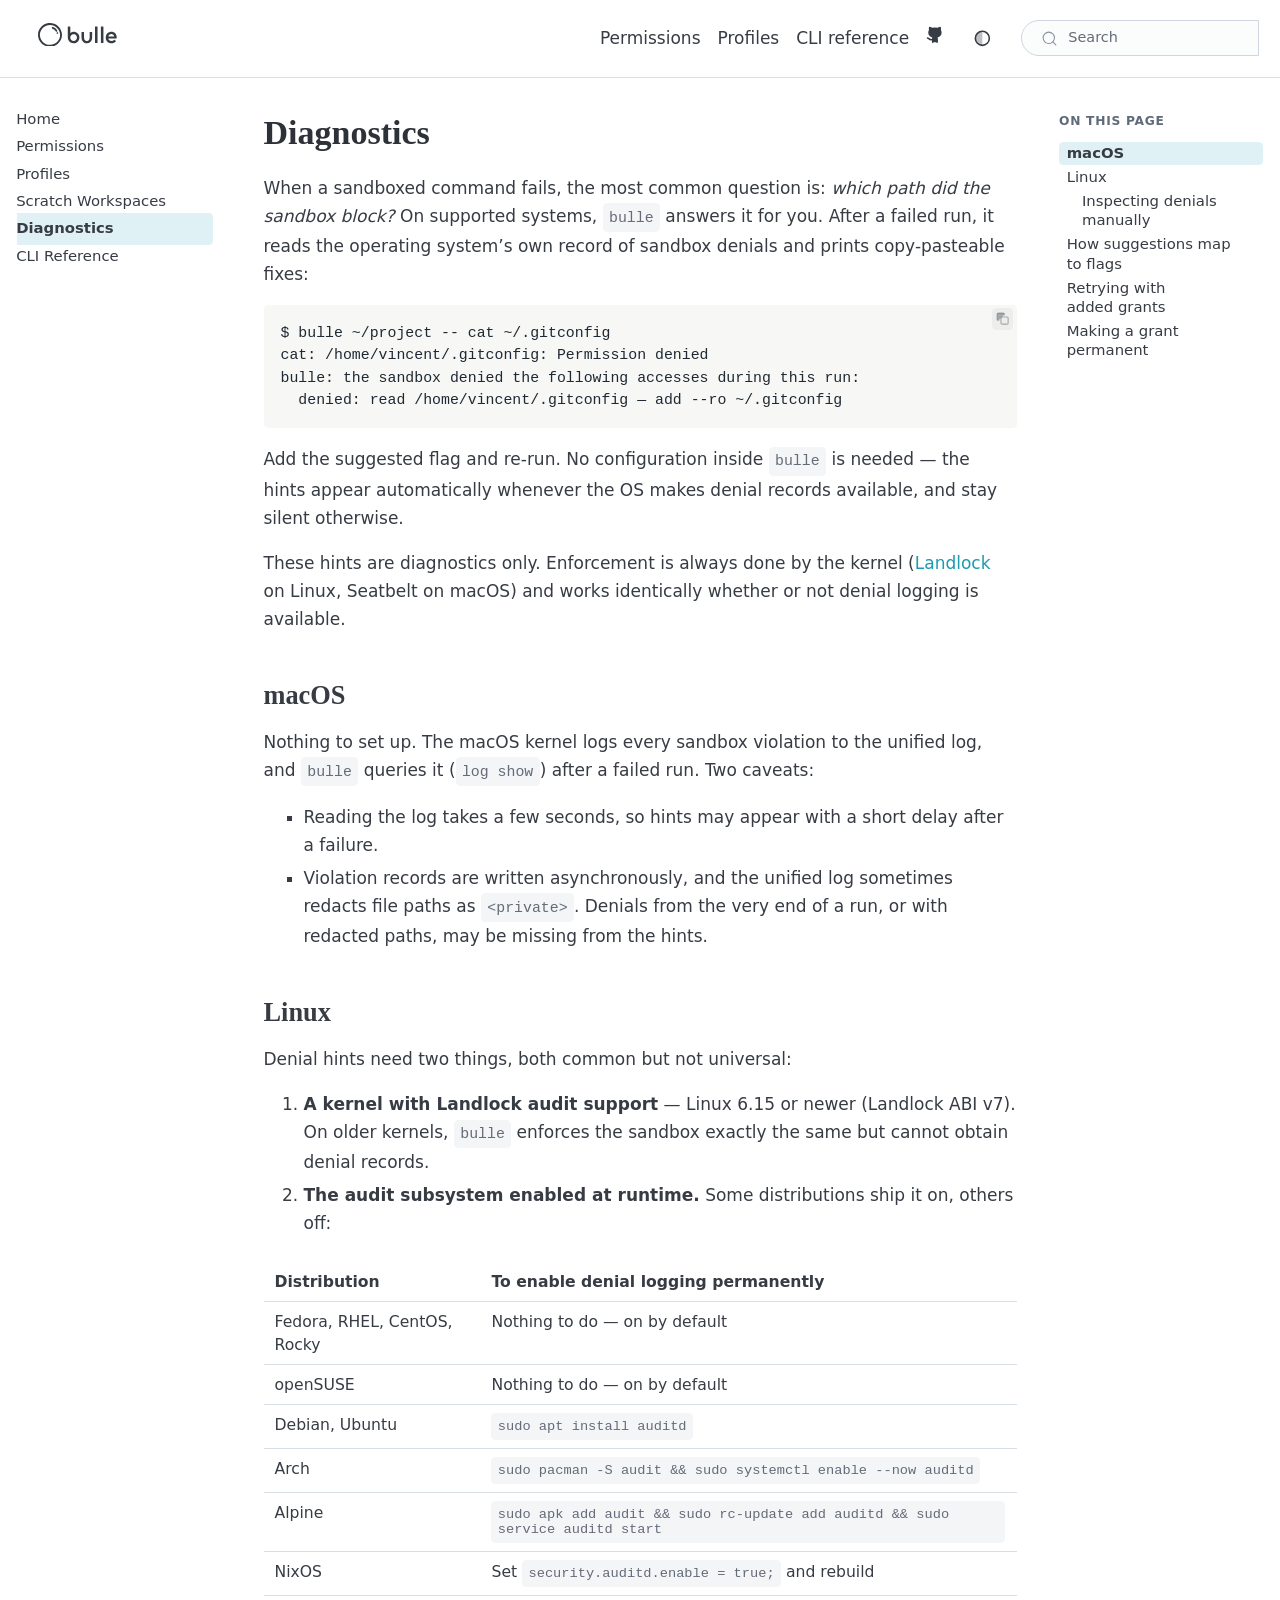
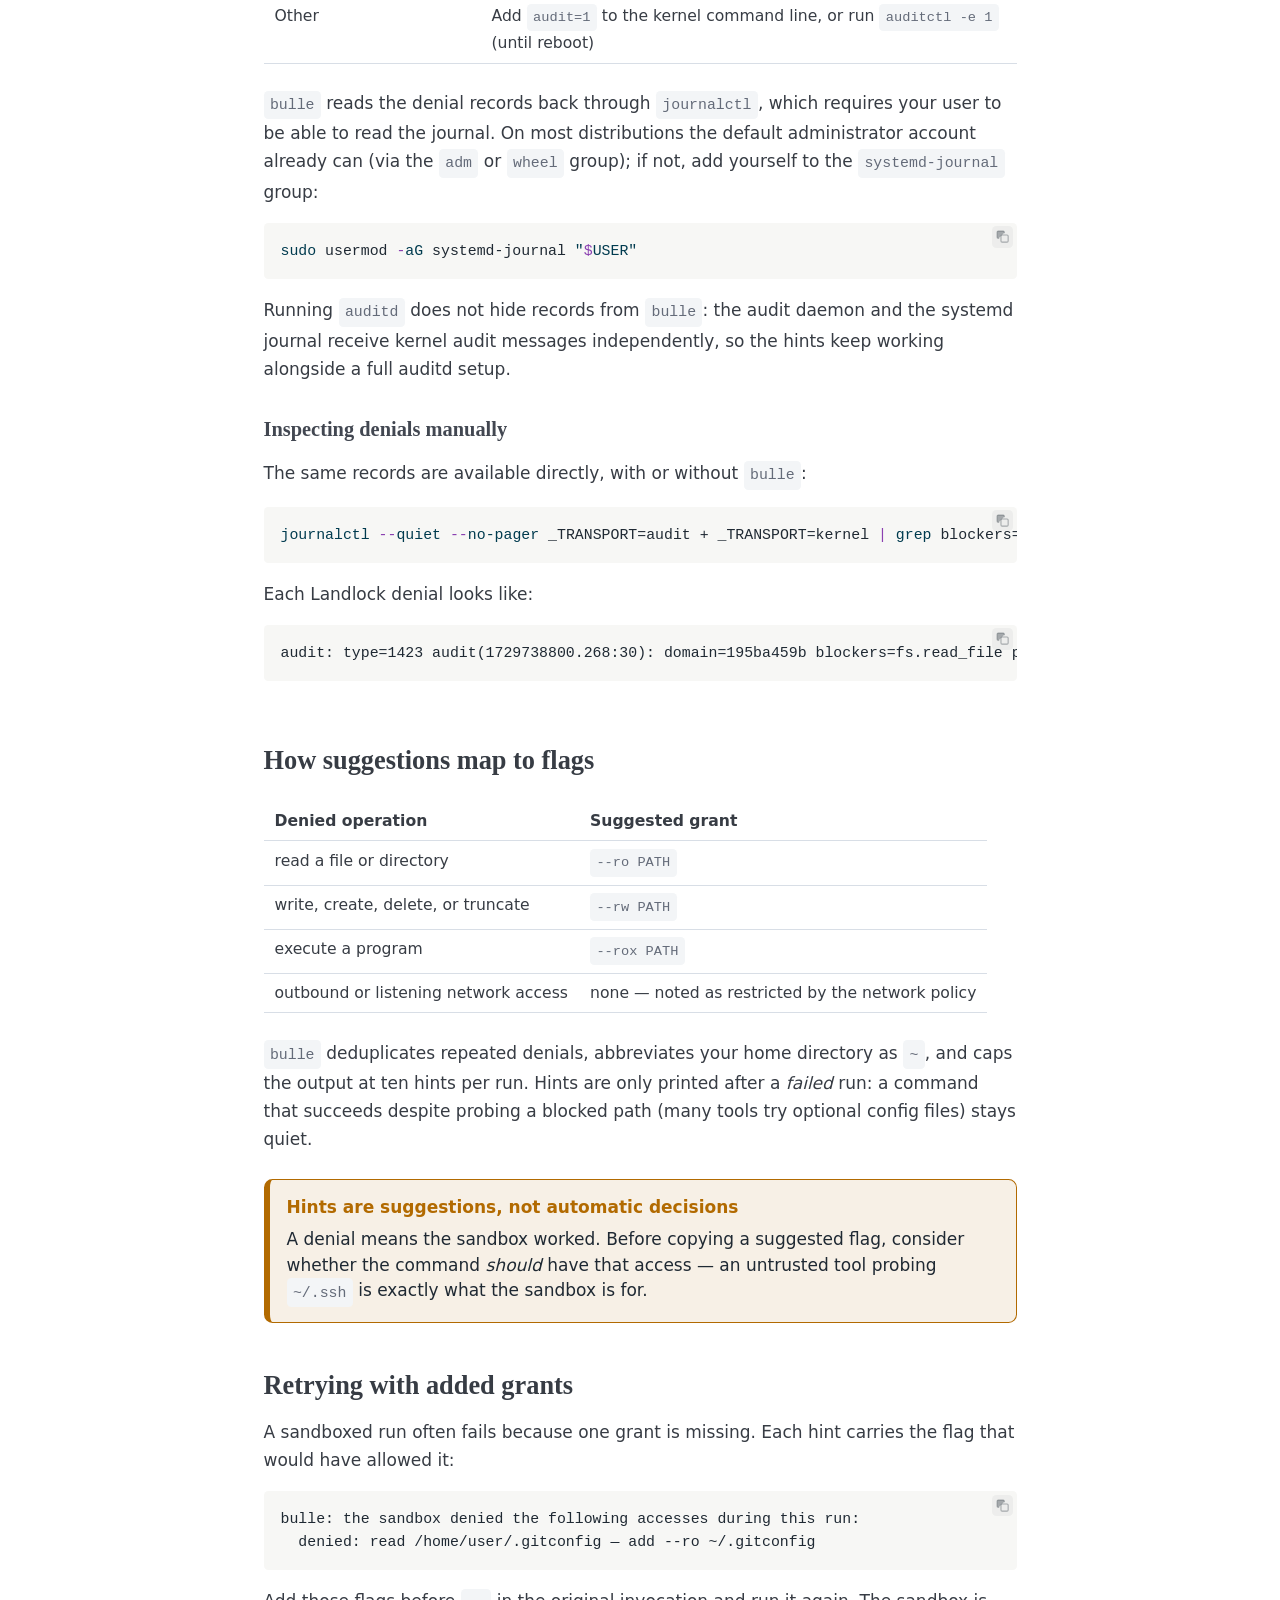
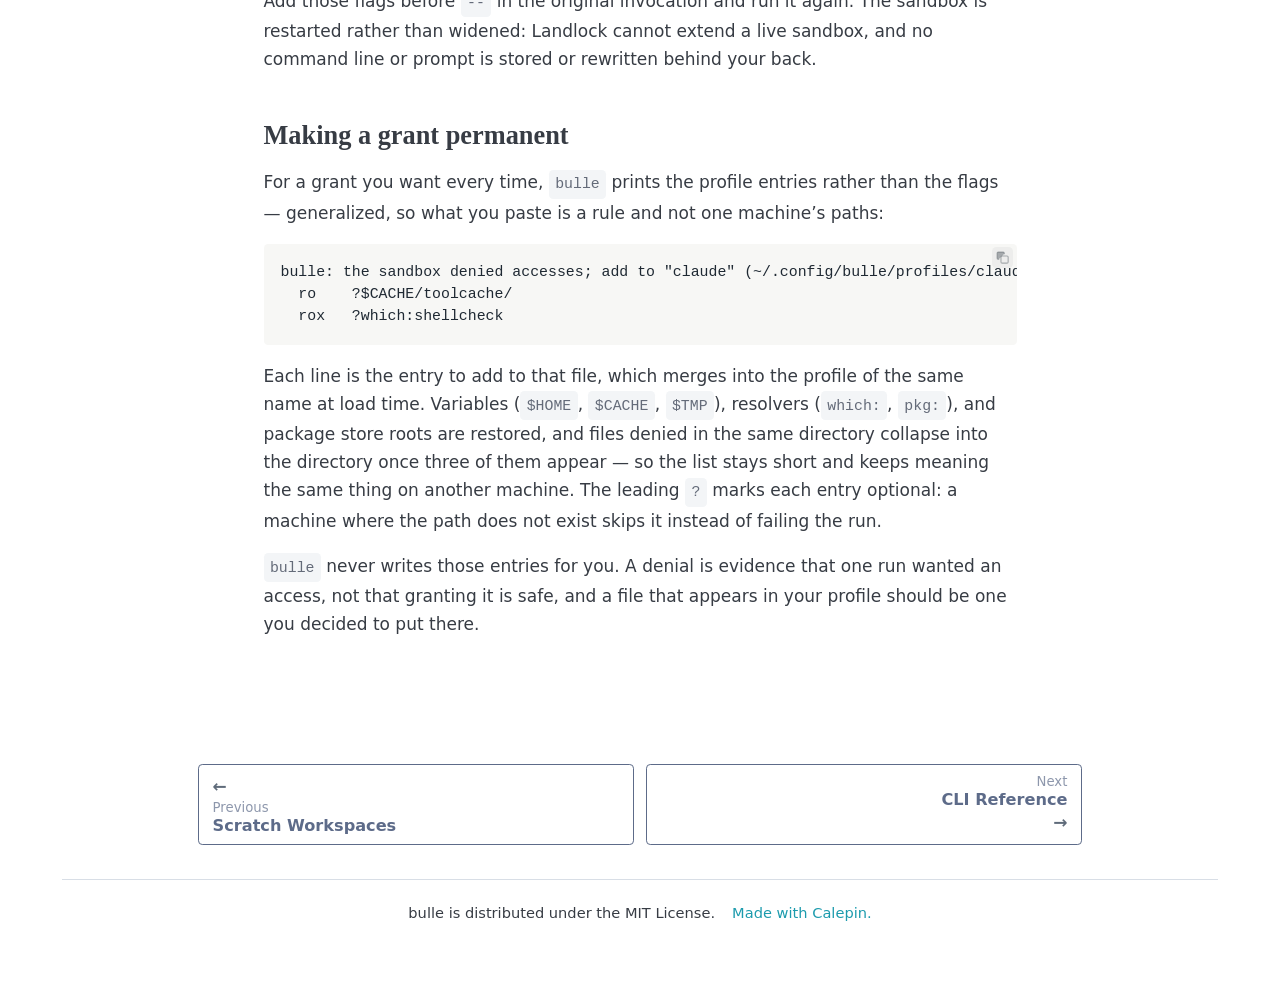
<file: docs/denial-diagnostics.html>
<!DOCTYPE html><html lang="en"><head><meta charset="utf-8"><meta name="viewport" content="width=device-width, initial-scale=1"><title>Diagnostics</title>
    
    
    
    <meta name="description" content="How bulle reports sandbox denials with copy-pasteable policy fixes, and how to retry the run with the missing grant.">
    <meta property="og:description" content="How bulle reports sandbox denials with copy-pasteable policy fixes, and how to retry the run with the missing grant.">
    <meta name="twitter:description" content="How bulle reports sandbox denials with copy-pasteable policy fixes, and how to retry the run with the missing grant.">
    
    
    
    <meta property="og:site_name" content="bulle">
    
    
    
    
    
    
    <meta property="og:title" content="Diagnostics | bulle">
    <meta name="twitter:title" content="Diagnostics | bulle">
    
    
    <meta property="og:type" content="article">
    
    <meta name="twitter:card" content="summary">
    
    
    <link rel="canonical" href="https://vincentarelbundock.github.io/bulle/denial-diagnostics.html">
    <meta property="og:url" content="https://vincentarelbundock.github.io/bulle/denial-diagnostics.html">
    
    
    <link rel="icon" href="assets/favicon.png">
    
    
    <meta name="color-scheme" content="light dark">
    
    
      
    
      
    
      
    
      
    
      
    
      
    <script
      data-calepin-theme-storage-key="calepin-website-theme"
      data-calepin-theme-param="theme">
(() => {
  "use strict";

  const currentScript = document.currentScript;
  const storageKey = currentScript?.dataset?.calepinThemeStorageKey || "calepin-website-theme";
  const param = currentScript?.dataset?.calepinThemeParam || "theme";
  const normalize = (value) => (value === "light" || value === "dark" ? value : "");
  const root = document.documentElement;
  const media = window.matchMedia ? window.matchMedia("(prefers-color-scheme: dark)") : null;
  const systemTheme = () => (media && media.matches ? "dark" : "light");

  let mode = "";
  if (param) {
    try {
      mode = normalize(new URL(window.location.href).searchParams.get(param) || "");
    } catch {
      mode = "";
    }
  }

  if (!mode) {
    try {
      mode = normalize(localStorage.getItem(storageKey) || "");
    } catch {
      mode = "";
    }
  }

  const theme = mode || systemTheme();
  root.dataset.calepinThemeMode = mode;
  root.dataset.theme = theme;
  root.style.colorScheme = theme;
})();

    </script>
      
    
      
    

    <style>
@charset "UTF-8";/*!
 * Pico CSS ✨ v2.1.1 (https://picocss.com)
 * Copyright 2019-2025 - Licensed under MIT
 */:host,:root{--pico-font-family-emoji:"Apple Color Emoji","Segoe UI Emoji","Segoe UI Symbol","Noto Color Emoji";--pico-font-family-sans-serif:system-ui,"Segoe UI",Roboto,Oxygen,Ubuntu,Cantarell,Helvetica,Arial,"Helvetica Neue",sans-serif,var(--pico-font-family-emoji);--pico-font-family-monospace:ui-monospace,SFMono-Regular,"SF Mono",Menlo,Consolas,"Liberation Mono",monospace,var(--pico-font-family-emoji);--pico-font-family:var(--pico-font-family-sans-serif);--pico-line-height:1.5;--pico-font-weight:400;--pico-font-size:100%;--pico-text-underline-offset:0.1rem;--pico-border-radius:0.25rem;--pico-border-width:0.0625rem;--pico-outline-width:0.125rem;--pico-transition:0.2s ease-in-out;--pico-spacing:1rem;--pico-typography-spacing-vertical:1rem;--pico-block-spacing-vertical:var(--pico-spacing);--pico-block-spacing-horizontal:var(--pico-spacing);--pico-grid-column-gap:var(--pico-spacing);--pico-grid-row-gap:var(--pico-spacing);--pico-form-element-spacing-vertical:0.75rem;--pico-form-element-spacing-horizontal:1rem;--pico-group-box-shadow:0 0 0 rgba(0, 0, 0, 0);--pico-group-box-shadow-focus-with-button:0 0 0 var(--pico-outline-width) var(--pico-primary-focus);--pico-group-box-shadow-focus-with-input:0 0 0 0.0625rem var(--pico-form-element-border-color);--pico-modal-overlay-backdrop-filter:blur(0.375rem);--pico-nav-element-spacing-vertical:1rem;--pico-nav-element-spacing-horizontal:0.5rem;--pico-nav-link-spacing-vertical:0.5rem;--pico-nav-link-spacing-horizontal:0.5rem;--pico-nav-breadcrumb-divider:">";--pico-icon-checkbox:url("data:image/svg+xml,%3Csvg xmlns='http://www.w3.org/2000/svg' width='24' height='24' viewBox='0 0 24 24' fill='none' stroke='rgb(255, 255, 255)' stroke-width='4' stroke-linecap='round' stroke-linejoin='round'%3E%3Cpolyline points='20 6 9 17 4 12'%3E%3C/polyline%3E%3C/svg%3E");--pico-icon-minus:url("data:image/svg+xml,%3Csvg xmlns='http://www.w3.org/2000/svg' width='24' height='24' viewBox='0 0 24 24' fill='none' stroke='rgb(255, 255, 255)' stroke-width='4' stroke-linecap='round' stroke-linejoin='round'%3E%3Cline x1='5' y1='12' x2='19' y2='12'%3E%3C/line%3E%3C/svg%3E");--pico-icon-chevron:url("data:image/svg+xml,%3Csvg xmlns='http://www.w3.org/2000/svg' width='24' height='24' viewBox='0 0 24 24' fill='none' stroke='rgb(136, 145, 164)' stroke-width='2' stroke-linecap='round' stroke-linejoin='round'%3E%3Cpolyline points='6 9 12 15 18 9'%3E%3C/polyline%3E%3C/svg%3E");--pico-icon-date:url("data:image/svg+xml,%3Csvg xmlns='http://www.w3.org/2000/svg' width='24' height='24' viewBox='0 0 24 24' fill='none' stroke='rgb(136, 145, 164)' stroke-width='2' stroke-linecap='round' stroke-linejoin='round'%3E%3Crect x='3' y='4' width='18' height='18' rx='2' ry='2'%3E%3C/rect%3E%3Cline x1='16' y1='2' x2='16' y2='6'%3E%3C/line%3E%3Cline x1='8' y1='2' x2='8' y2='6'%3E%3C/line%3E%3Cline x1='3' y1='10' x2='21' y2='10'%3E%3C/line%3E%3C/svg%3E");--pico-icon-time:url("data:image/svg+xml,%3Csvg xmlns='http://www.w3.org/2000/svg' width='24' height='24' viewBox='0 0 24 24' fill='none' stroke='rgb(136, 145, 164)' stroke-width='2' stroke-linecap='round' stroke-linejoin='round'%3E%3Ccircle cx='12' cy='12' r='10'%3E%3C/circle%3E%3Cpolyline points='12 6 12 12 16 14'%3E%3C/polyline%3E%3C/svg%3E");--pico-icon-search:url("data:image/svg+xml,%3Csvg xmlns='http://www.w3.org/2000/svg' width='24' height='24' viewBox='0 0 24 24' fill='none' stroke='rgb(136, 145, 164)' stroke-width='1.5' stroke-linecap='round' stroke-linejoin='round'%3E%3Ccircle cx='11' cy='11' r='8'%3E%3C/circle%3E%3Cline x1='21' y1='21' x2='16.65' y2='16.65'%3E%3C/line%3E%3C/svg%3E");--pico-icon-close:url("data:image/svg+xml,%3Csvg xmlns='http://www.w3.org/2000/svg' width='24' height='24' viewBox='0 0 24 24' fill='none' stroke='rgb(136, 145, 164)' stroke-width='3' stroke-linecap='round' stroke-linejoin='round'%3E%3Cline x1='18' y1='6' x2='6' y2='18'%3E%3C/line%3E%3Cline x1='6' y1='6' x2='18' y2='18'%3E%3C/line%3E%3C/svg%3E");--pico-icon-loading:url("data:image/svg+xml,%3Csvg fill='none' height='24' width='24' viewBox='0 0 24 24' xmlns='http://www.w3.org/2000/svg' %3E%3Cstyle%3E g %7B animation: rotate 2s linear infinite; transform-origin: center center; %7D circle %7B stroke-dasharray: 75,100; stroke-dashoffset: -5; animation: dash 1.5s ease-in-out infinite; stroke-linecap: round; %7D @keyframes rotate %7B 0%25 %7B transform: rotate(0deg); %7D 100%25 %7B transform: rotate(360deg); %7D %7D @keyframes dash %7B 0%25 %7B stroke-dasharray: 1,100; stroke-dashoffset: 0; %7D 50%25 %7B stroke-dasharray: 44.5,100; stroke-dashoffset: -17.5; %7D 100%25 %7B stroke-dasharray: 44.5,100; stroke-dashoffset: -62; %7D %7D %3C/style%3E%3Cg%3E%3Ccircle cx='12' cy='12' r='10' fill='none' stroke='rgb(136, 145, 164)' stroke-width='4' /%3E%3C/g%3E%3C/svg%3E")}@media (min-width:576px){:host,:root{--pico-font-size:106.25%}}@media (min-width:768px){:host,:root{--pico-font-size:112.5%}}@media (min-width:1024px){:host,:root{--pico-font-size:118.75%}}@media (min-width:1280px){:host,:root{--pico-font-size:125%}}@media (min-width:1536px){:host,:root{--pico-font-size:131.25%}}a{--pico-text-decoration:underline}a.contrast,a.secondary{--pico-text-decoration:underline}small{--pico-font-size:0.875em}h1,h2,h3,h4,h5,h6{--pico-font-weight:700}h1{--pico-font-size:2rem;--pico-line-height:1.125;--pico-typography-spacing-top:3rem}h2{--pico-font-size:1.75rem;--pico-line-height:1.15;--pico-typography-spacing-top:2.625rem}h3{--pico-font-size:1.5rem;--pico-line-height:1.175;--pico-typography-spacing-top:2.25rem}h4{--pico-font-size:1.25rem;--pico-line-height:1.2;--pico-typography-spacing-top:1.874rem}h5{--pico-font-size:1.125rem;--pico-line-height:1.225;--pico-typography-spacing-top:1.6875rem}h6{--pico-font-size:1rem;--pico-line-height:1.25;--pico-typography-spacing-top:1.5rem}tfoot td,tfoot th,thead td,thead th{--pico-font-weight:600;--pico-border-width:0.1875rem}code,kbd,pre,samp{--pico-font-family:var(--pico-font-family-monospace)}kbd{--pico-font-weight:bolder}:where(select,textarea),input:not([type=submit],[type=button],[type=reset],[type=checkbox],[type=radio],[type=file]){--pico-outline-width:0.0625rem}[type=search]{--pico-border-radius:5rem}[type=checkbox],[type=radio]{--pico-border-width:0.125rem}[type=checkbox][role=switch]{--pico-border-width:0.1875rem}details.dropdown summary:not([role=button]){--pico-outline-width:0.0625rem}nav details.dropdown summary:focus-visible{--pico-outline-width:0.125rem}[role=search]{--pico-border-radius:5rem}[role=group]:has(button.secondary:focus,[type=submit].secondary:focus,[type=button].secondary:focus,[role=button].secondary:focus),[role=search]:has(button.secondary:focus,[type=submit].secondary:focus,[type=button].secondary:focus,[role=button].secondary:focus){--pico-group-box-shadow-focus-with-button:0 0 0 var(--pico-outline-width) var(--pico-secondary-focus)}[role=group]:has(button.contrast:focus,[type=submit].contrast:focus,[type=button].contrast:focus,[role=button].contrast:focus),[role=search]:has(button.contrast:focus,[type=submit].contrast:focus,[type=button].contrast:focus,[role=button].contrast:focus){--pico-group-box-shadow-focus-with-button:0 0 0 var(--pico-outline-width) var(--pico-contrast-focus)}[role=group] [role=button],[role=group] [type=button],[role=group] [type=submit],[role=group] button,[role=search] [role=button],[role=search] [type=button],[role=search] [type=submit],[role=search] button{--pico-form-element-spacing-horizontal:2rem}details summary[role=button]:not(.outline)::after{filter:brightness(0) invert(1)}[aria-busy=true]:not(input,select,textarea):is(button,[type=submit],[type=button],[type=reset],[role=button]):not(.outline)::before{filter:brightness(0) invert(1)}:host(:not([data-theme=dark])),:root:not([data-theme=dark]),[data-theme=light]{color-scheme:light;--pico-background-color:#fff;--pico-color:#373c44;--pico-text-selection-color:rgba(2, 154, 232, 0.25);--pico-muted-color:#646b79;--pico-muted-border-color:rgb(231, 234, 239.5);--pico-primary:#0172ad;--pico-primary-background:#0172ad;--pico-primary-border:var(--pico-primary-background);--pico-primary-underline:rgba(1, 114, 173, 0.5);--pico-primary-hover:#015887;--pico-primary-hover-background:#02659a;--pico-primary-hover-border:var(--pico-primary-hover-background);--pico-primary-hover-underline:var(--pico-primary-hover);--pico-primary-focus:rgba(2, 154, 232, 0.5);--pico-primary-inverse:#fff;--pico-secondary:#5d6b89;--pico-secondary-background:#525f7a;--pico-secondary-border:var(--pico-secondary-background);--pico-secondary-underline:rgba(93, 107, 137, 0.5);--pico-secondary-hover:#48536b;--pico-secondary-hover-background:#48536b;--pico-secondary-hover-border:var(--pico-secondary-hover-background);--pico-secondary-hover-underline:var(--pico-secondary-hover);--pico-secondary-focus:rgba(93, 107, 137, 0.25);--pico-secondary-inverse:#fff;--pico-contrast:#181c25;--pico-contrast-background:#181c25;--pico-contrast-border:var(--pico-contrast-background);--pico-contrast-underline:rgba(24, 28, 37, 0.5);--pico-contrast-hover:#000;--pico-contrast-hover-background:#000;--pico-contrast-hover-border:var(--pico-contrast-hover-background);--pico-contrast-hover-underline:var(--pico-secondary-hover);--pico-contrast-focus:rgba(93, 107, 137, 0.25);--pico-contrast-inverse:#fff;--pico-box-shadow:0.0145rem 0.029rem 0.174rem rgba(129, 145, 181, 0.01698),0.0335rem 0.067rem 0.402rem rgba(129, 145, 181, 0.024),0.0625rem 0.125rem 0.75rem rgba(129, 145, 181, 0.03),0.1125rem 0.225rem 1.35rem rgba(129, 145, 181, 0.036),0.2085rem 0.417rem 2.502rem rgba(129, 145, 181, 0.04302),0.5rem 1rem 6rem rgba(129, 145, 181, 0.06),0 0 0 0.0625rem rgba(129, 145, 181, 0.015);--pico-h1-color:#2d3138;--pico-h2-color:#373c44;--pico-h3-color:#424751;--pico-h4-color:#4d535e;--pico-h5-color:#5c6370;--pico-h6-color:#646b79;--pico-mark-background-color:rgb(252.5, 230.5, 191.5);--pico-mark-color:#0f1114;--pico-ins-color:rgb(28.5, 105.5, 84);--pico-del-color:rgb(136, 56.5, 53);--pico-blockquote-border-color:var(--pico-muted-border-color);--pico-blockquote-footer-color:var(--pico-muted-color);--pico-button-box-shadow:0 0 0 rgba(0, 0, 0, 0);--pico-button-hover-box-shadow:0 0 0 rgba(0, 0, 0, 0);--pico-table-border-color:var(--pico-muted-border-color);--pico-table-row-stripped-background-color:rgba(111, 120, 135, 0.0375);--pico-code-background-color:rgb(243, 244.5, 246.75);--pico-code-color:#646b79;--pico-code-kbd-background-color:var(--pico-color);--pico-code-kbd-color:var(--pico-background-color);--pico-form-element-background-color:rgb(251, 251.5, 252.25);--pico-form-element-selected-background-color:#dfe3eb;--pico-form-element-border-color:#cfd5e2;--pico-form-element-color:#23262c;--pico-form-element-placeholder-color:var(--pico-muted-color);--pico-form-element-active-background-color:#fff;--pico-form-element-active-border-color:var(--pico-primary-border);--pico-form-element-focus-color:var(--pico-primary-border);--pico-form-element-disabled-opacity:0.5;--pico-form-element-invalid-border-color:rgb(183.5, 105.5, 106.5);--pico-form-element-invalid-active-border-color:rgb(200.25, 79.25, 72.25);--pico-form-element-invalid-focus-color:var(--pico-form-element-invalid-active-border-color);--pico-form-element-valid-border-color:rgb(76, 154.5, 137.5);--pico-form-element-valid-active-border-color:rgb(39, 152.75, 118.75);--pico-form-element-valid-focus-color:var(--pico-form-element-valid-active-border-color);--pico-switch-background-color:#bfc7d9;--pico-switch-checked-background-color:var(--pico-primary-background);--pico-switch-color:#fff;--pico-switch-thumb-box-shadow:0 0 0 rgba(0, 0, 0, 0);--pico-range-border-color:#dfe3eb;--pico-range-active-border-color:#bfc7d9;--pico-range-thumb-border-color:var(--pico-background-color);--pico-range-thumb-color:var(--pico-secondary-background);--pico-range-thumb-active-color:var(--pico-primary-background);--pico-accordion-border-color:var(--pico-muted-border-color);--pico-accordion-active-summary-color:var(--pico-primary-hover);--pico-accordion-close-summary-color:var(--pico-color);--pico-accordion-open-summary-color:var(--pico-muted-color);--pico-card-background-color:var(--pico-background-color);--pico-card-border-color:var(--pico-muted-border-color);--pico-card-box-shadow:var(--pico-box-shadow);--pico-card-sectioning-background-color:rgb(251, 251.5, 252.25);--pico-dropdown-background-color:#fff;--pico-dropdown-border-color:#eff1f4;--pico-dropdown-box-shadow:var(--pico-box-shadow);--pico-dropdown-color:var(--pico-color);--pico-dropdown-hover-background-color:#eff1f4;--pico-loading-spinner-opacity:0.5;--pico-modal-overlay-background-color:rgba(232, 234, 237, 0.75);--pico-progress-background-color:#dfe3eb;--pico-progress-color:var(--pico-primary-background);--pico-tooltip-background-color:var(--pico-contrast-background);--pico-tooltip-color:var(--pico-contrast-inverse);--pico-icon-valid:url("data:image/svg+xml,%3Csvg xmlns='http://www.w3.org/2000/svg' width='24' height='24' viewBox='0 0 24 24' fill='none' stroke='rgb(76, 154.5, 137.5)' stroke-width='2' stroke-linecap='round' stroke-linejoin='round'%3E%3Cpolyline points='20 6 9 17 4 12'%3E%3C/polyline%3E%3C/svg%3E");--pico-icon-invalid:url("data:image/svg+xml,%3Csvg xmlns='http://www.w3.org/2000/svg' width='24' height='24' viewBox='0 0 24 24' fill='none' stroke='rgb(200.25, 79.25, 72.25)' stroke-width='2' stroke-linecap='round' stroke-linejoin='round'%3E%3Ccircle cx='12' cy='12' r='10'%3E%3C/circle%3E%3Cline x1='12' y1='8' x2='12' y2='12'%3E%3C/line%3E%3Cline x1='12' y1='16' x2='12.01' y2='16'%3E%3C/line%3E%3C/svg%3E")}:host(:not([data-theme=dark])) input:is([type=submit],[type=button],[type=reset],[type=checkbox],[type=radio],[type=file]),:root:not([data-theme=dark]) input:is([type=submit],[type=button],[type=reset],[type=checkbox],[type=radio],[type=file]),[data-theme=light] input:is([type=submit],[type=button],[type=reset],[type=checkbox],[type=radio],[type=file]){--pico-form-element-focus-color:var(--pico-primary-focus)}@media only screen and (prefers-color-scheme:dark){:host(:not([data-theme])),:root:not([data-theme]){color-scheme:dark;--pico-background-color:rgb(19, 22.5, 30.5);--pico-color:#c2c7d0;--pico-text-selection-color:rgba(1, 170, 255, 0.1875);--pico-muted-color:#7b8495;--pico-muted-border-color:#202632;--pico-primary:#01aaff;--pico-primary-background:#0172ad;--pico-primary-border:var(--pico-primary-background);--pico-primary-underline:rgba(1, 170, 255, 0.5);--pico-primary-hover:#79c0ff;--pico-primary-hover-background:#017fc0;--pico-primary-hover-border:var(--pico-primary-hover-background);--pico-primary-hover-underline:var(--pico-primary-hover);--pico-primary-focus:rgba(1, 170, 255, 0.375);--pico-primary-inverse:#fff;--pico-secondary:#969eaf;--pico-secondary-background:#525f7a;--pico-secondary-border:var(--pico-secondary-background);--pico-secondary-underline:rgba(150, 158, 175, 0.5);--pico-secondary-hover:#b3b9c5;--pico-secondary-hover-background:#5d6b89;--pico-secondary-hover-border:var(--pico-secondary-hover-background);--pico-secondary-hover-underline:var(--pico-secondary-hover);--pico-secondary-focus:rgba(144, 158, 190, 0.25);--pico-secondary-inverse:#fff;--pico-contrast:#dfe3eb;--pico-contrast-background:#eff1f4;--pico-contrast-border:var(--pico-contrast-background);--pico-contrast-underline:rgba(223, 227, 235, 0.5);--pico-contrast-hover:#fff;--pico-contrast-hover-background:#fff;--pico-contrast-hover-border:var(--pico-contrast-hover-background);--pico-contrast-hover-underline:var(--pico-contrast-hover);--pico-contrast-focus:rgba(207, 213, 226, 0.25);--pico-contrast-inverse:#000;--pico-box-shadow:0.0145rem 0.029rem 0.174rem rgba(7, 8.5, 12, 0.01698),0.0335rem 0.067rem 0.402rem rgba(7, 8.5, 12, 0.024),0.0625rem 0.125rem 0.75rem rgba(7, 8.5, 12, 0.03),0.1125rem 0.225rem 1.35rem rgba(7, 8.5, 12, 0.036),0.2085rem 0.417rem 2.502rem rgba(7, 8.5, 12, 0.04302),0.5rem 1rem 6rem rgba(7, 8.5, 12, 0.06),0 0 0 0.0625rem rgba(7, 8.5, 12, 0.015);--pico-h1-color:#f0f1f3;--pico-h2-color:#e0e3e7;--pico-h3-color:#c2c7d0;--pico-h4-color:#b3b9c5;--pico-h5-color:#a4acba;--pico-h6-color:#8891a4;--pico-mark-background-color:#014063;--pico-mark-color:#fff;--pico-ins-color:#62af9a;--pico-del-color:rgb(205.5, 126, 123);--pico-blockquote-border-color:var(--pico-muted-border-color);--pico-blockquote-footer-color:var(--pico-muted-color);--pico-button-box-shadow:0 0 0 rgba(0, 0, 0, 0);--pico-button-hover-box-shadow:0 0 0 rgba(0, 0, 0, 0);--pico-table-border-color:var(--pico-muted-border-color);--pico-table-row-stripped-background-color:rgba(111, 120, 135, 0.0375);--pico-code-background-color:rgb(26, 30.5, 40.25);--pico-code-color:#8891a4;--pico-code-kbd-background-color:var(--pico-color);--pico-code-kbd-color:var(--pico-background-color);--pico-form-element-background-color:rgb(28, 33, 43.5);--pico-form-element-selected-background-color:#2a3140;--pico-form-element-border-color:#2a3140;--pico-form-element-color:#e0e3e7;--pico-form-element-placeholder-color:#8891a4;--pico-form-element-active-background-color:rgb(26, 30.5, 40.25);--pico-form-element-active-border-color:var(--pico-primary-border);--pico-form-element-focus-color:var(--pico-primary-border);--pico-form-element-disabled-opacity:0.5;--pico-form-element-invalid-border-color:rgb(149.5, 74, 80);--pico-form-element-invalid-active-border-color:rgb(183.25, 63.5, 59);--pico-form-element-invalid-focus-color:var(--pico-form-element-invalid-active-border-color);--pico-form-element-valid-border-color:#2a7b6f;--pico-form-element-valid-active-border-color:rgb(22, 137, 105.5);--pico-form-element-valid-focus-color:var(--pico-form-element-valid-active-border-color);--pico-switch-background-color:#333c4e;--pico-switch-checked-background-color:var(--pico-primary-background);--pico-switch-color:#fff;--pico-switch-thumb-box-shadow:0 0 0 rgba(0, 0, 0, 0);--pico-range-border-color:#202632;--pico-range-active-border-color:#2a3140;--pico-range-thumb-border-color:var(--pico-background-color);--pico-range-thumb-color:var(--pico-secondary-background);--pico-range-thumb-active-color:var(--pico-primary-background);--pico-accordion-border-color:var(--pico-muted-border-color);--pico-accordion-active-summary-color:var(--pico-primary-hover);--pico-accordion-close-summary-color:var(--pico-color);--pico-accordion-open-summary-color:var(--pico-muted-color);--pico-card-background-color:#181c25;--pico-card-border-color:var(--pico-card-background-color);--pico-card-box-shadow:var(--pico-box-shadow);--pico-card-sectioning-background-color:rgb(26, 30.5, 40.25);--pico-dropdown-background-color:#181c25;--pico-dropdown-border-color:#202632;--pico-dropdown-box-shadow:var(--pico-box-shadow);--pico-dropdown-color:var(--pico-color);--pico-dropdown-hover-background-color:#202632;--pico-loading-spinner-opacity:0.5;--pico-modal-overlay-background-color:rgba(7.5, 8.5, 10, 0.75);--pico-progress-background-color:#202632;--pico-progress-color:var(--pico-primary-background);--pico-tooltip-background-color:var(--pico-contrast-background);--pico-tooltip-color:var(--pico-contrast-inverse);--pico-icon-valid:url("data:image/svg+xml,%3Csvg xmlns='http://www.w3.org/2000/svg' width='24' height='24' viewBox='0 0 24 24' fill='none' stroke='rgb(42, 123, 111)' stroke-width='2' stroke-linecap='round' stroke-linejoin='round'%3E%3Cpolyline points='20 6 9 17 4 12'%3E%3C/polyline%3E%3C/svg%3E");--pico-icon-invalid:url("data:image/svg+xml,%3Csvg xmlns='http://www.w3.org/2000/svg' width='24' height='24' viewBox='0 0 24 24' fill='none' stroke='rgb(149.5, 74, 80)' stroke-width='2' stroke-linecap='round' stroke-linejoin='round'%3E%3Ccircle cx='12' cy='12' r='10'%3E%3C/circle%3E%3Cline x1='12' y1='8' x2='12' y2='12'%3E%3C/line%3E%3Cline x1='12' y1='16' x2='12.01' y2='16'%3E%3C/line%3E%3C/svg%3E")}:host(:not([data-theme])) input:is([type=submit],[type=button],[type=reset],[type=checkbox],[type=radio],[type=file]),:root:not([data-theme]) input:is([type=submit],[type=button],[type=reset],[type=checkbox],[type=radio],[type=file]){--pico-form-element-focus-color:var(--pico-primary-focus)}:host(:not([data-theme])) details summary[role=button].contrast:not(.outline)::after,:root:not([data-theme]) details summary[role=button].contrast:not(.outline)::after{filter:brightness(0)}:host(:not([data-theme])) [aria-busy=true]:not(input,select,textarea).contrast:is(button,[type=submit],[type=button],[type=reset],[role=button]):not(.outline)::before,:root:not([data-theme]) [aria-busy=true]:not(input,select,textarea).contrast:is(button,[type=submit],[type=button],[type=reset],[role=button]):not(.outline)::before{filter:brightness(0)}}[data-theme=dark]{color-scheme:dark;--pico-background-color:rgb(19, 22.5, 30.5);--pico-color:#c2c7d0;--pico-text-selection-color:rgba(1, 170, 255, 0.1875);--pico-muted-color:#7b8495;--pico-muted-border-color:#202632;--pico-primary:#01aaff;--pico-primary-background:#0172ad;--pico-primary-border:var(--pico-primary-background);--pico-primary-underline:rgba(1, 170, 255, 0.5);--pico-primary-hover:#79c0ff;--pico-primary-hover-background:#017fc0;--pico-primary-hover-border:var(--pico-primary-hover-background);--pico-primary-hover-underline:var(--pico-primary-hover);--pico-primary-focus:rgba(1, 170, 255, 0.375);--pico-primary-inverse:#fff;--pico-secondary:#969eaf;--pico-secondary-background:#525f7a;--pico-secondary-border:var(--pico-secondary-background);--pico-secondary-underline:rgba(150, 158, 175, 0.5);--pico-secondary-hover:#b3b9c5;--pico-secondary-hover-background:#5d6b89;--pico-secondary-hover-border:var(--pico-secondary-hover-background);--pico-secondary-hover-underline:var(--pico-secondary-hover);--pico-secondary-focus:rgba(144, 158, 190, 0.25);--pico-secondary-inverse:#fff;--pico-contrast:#dfe3eb;--pico-contrast-background:#eff1f4;--pico-contrast-border:var(--pico-contrast-background);--pico-contrast-underline:rgba(223, 227, 235, 0.5);--pico-contrast-hover:#fff;--pico-contrast-hover-background:#fff;--pico-contrast-hover-border:var(--pico-contrast-hover-background);--pico-contrast-hover-underline:var(--pico-contrast-hover);--pico-contrast-focus:rgba(207, 213, 226, 0.25);--pico-contrast-inverse:#000;--pico-box-shadow:0.0145rem 0.029rem 0.174rem rgba(7, 8.5, 12, 0.01698),0.0335rem 0.067rem 0.402rem rgba(7, 8.5, 12, 0.024),0.0625rem 0.125rem 0.75rem rgba(7, 8.5, 12, 0.03),0.1125rem 0.225rem 1.35rem rgba(7, 8.5, 12, 0.036),0.2085rem 0.417rem 2.502rem rgba(7, 8.5, 12, 0.04302),0.5rem 1rem 6rem rgba(7, 8.5, 12, 0.06),0 0 0 0.0625rem rgba(7, 8.5, 12, 0.015);--pico-h1-color:#f0f1f3;--pico-h2-color:#e0e3e7;--pico-h3-color:#c2c7d0;--pico-h4-color:#b3b9c5;--pico-h5-color:#a4acba;--pico-h6-color:#8891a4;--pico-mark-background-color:#014063;--pico-mark-color:#fff;--pico-ins-color:#62af9a;--pico-del-color:rgb(205.5, 126, 123);--pico-blockquote-border-color:var(--pico-muted-border-color);--pico-blockquote-footer-color:var(--pico-muted-color);--pico-button-box-shadow:0 0 0 rgba(0, 0, 0, 0);--pico-button-hover-box-shadow:0 0 0 rgba(0, 0, 0, 0);--pico-table-border-color:var(--pico-muted-border-color);--pico-table-row-stripped-background-color:rgba(111, 120, 135, 0.0375);--pico-code-background-color:rgb(26, 30.5, 40.25);--pico-code-color:#8891a4;--pico-code-kbd-background-color:var(--pico-color);--pico-code-kbd-color:var(--pico-background-color);--pico-form-element-background-color:rgb(28, 33, 43.5);--pico-form-element-selected-background-color:#2a3140;--pico-form-element-border-color:#2a3140;--pico-form-element-color:#e0e3e7;--pico-form-element-placeholder-color:#8891a4;--pico-form-element-active-background-color:rgb(26, 30.5, 40.25);--pico-form-element-active-border-color:var(--pico-primary-border);--pico-form-element-focus-color:var(--pico-primary-border);--pico-form-element-disabled-opacity:0.5;--pico-form-element-invalid-border-color:rgb(149.5, 74, 80);--pico-form-element-invalid-active-border-color:rgb(183.25, 63.5, 59);--pico-form-element-invalid-focus-color:var(--pico-form-element-invalid-active-border-color);--pico-form-element-valid-border-color:#2a7b6f;--pico-form-element-valid-active-border-color:rgb(22, 137, 105.5);--pico-form-element-valid-focus-color:var(--pico-form-element-valid-active-border-color);--pico-switch-background-color:#333c4e;--pico-switch-checked-background-color:var(--pico-primary-background);--pico-switch-color:#fff;--pico-switch-thumb-box-shadow:0 0 0 rgba(0, 0, 0, 0);--pico-range-border-color:#202632;--pico-range-active-border-color:#2a3140;--pico-range-thumb-border-color:var(--pico-background-color);--pico-range-thumb-color:var(--pico-secondary-background);--pico-range-thumb-active-color:var(--pico-primary-background);--pico-accordion-border-color:var(--pico-muted-border-color);--pico-accordion-active-summary-color:var(--pico-primary-hover);--pico-accordion-close-summary-color:var(--pico-color);--pico-accordion-open-summary-color:var(--pico-muted-color);--pico-card-background-color:#181c25;--pico-card-border-color:var(--pico-card-background-color);--pico-card-box-shadow:var(--pico-box-shadow);--pico-card-sectioning-background-color:rgb(26, 30.5, 40.25);--pico-dropdown-background-color:#181c25;--pico-dropdown-border-color:#202632;--pico-dropdown-box-shadow:var(--pico-box-shadow);--pico-dropdown-color:var(--pico-color);--pico-dropdown-hover-background-color:#202632;--pico-loading-spinner-opacity:0.5;--pico-modal-overlay-background-color:rgba(7.5, 8.5, 10, 0.75);--pico-progress-background-color:#202632;--pico-progress-color:var(--pico-primary-background);--pico-tooltip-background-color:var(--pico-contrast-background);--pico-tooltip-color:var(--pico-contrast-inverse);--pico-icon-valid:url("data:image/svg+xml,%3Csvg xmlns='http://www.w3.org/2000/svg' width='24' height='24' viewBox='0 0 24 24' fill='none' stroke='rgb(42, 123, 111)' stroke-width='2' stroke-linecap='round' stroke-linejoin='round'%3E%3Cpolyline points='20 6 9 17 4 12'%3E%3C/polyline%3E%3C/svg%3E");--pico-icon-invalid:url("data:image/svg+xml,%3Csvg xmlns='http://www.w3.org/2000/svg' width='24' height='24' viewBox='0 0 24 24' fill='none' stroke='rgb(149.5, 74, 80)' stroke-width='2' stroke-linecap='round' stroke-linejoin='round'%3E%3Ccircle cx='12' cy='12' r='10'%3E%3C/circle%3E%3Cline x1='12' y1='8' x2='12' y2='12'%3E%3C/line%3E%3Cline x1='12' y1='16' x2='12.01' y2='16'%3E%3C/line%3E%3C/svg%3E")}[data-theme=dark] input:is([type=submit],[type=button],[type=reset],[type=checkbox],[type=radio],[type=file]){--pico-form-element-focus-color:var(--pico-primary-focus)}[data-theme=dark] details summary[role=button].contrast:not(.outline)::after{filter:brightness(0)}[data-theme=dark] [aria-busy=true]:not(input,select,textarea).contrast:is(button,[type=submit],[type=button],[type=reset],[role=button]):not(.outline)::before{filter:brightness(0)}[type=checkbox],[type=radio],[type=range],progress{accent-color:var(--pico-primary)}*,::after,::before{box-sizing:border-box;background-repeat:no-repeat}::after,::before{text-decoration:inherit;vertical-align:inherit}:where(:host),:where(:root){-webkit-tap-highlight-color:transparent;-webkit-text-size-adjust:100%;-moz-text-size-adjust:100%;text-size-adjust:100%;background-color:var(--pico-background-color);color:var(--pico-color);font-weight:var(--pico-font-weight);font-size:var(--pico-font-size);line-height:var(--pico-line-height);font-family:var(--pico-font-family);text-underline-offset:var(--pico-text-underline-offset);text-rendering:optimizeLegibility;overflow-wrap:break-word;-moz-tab-size:4;-o-tab-size:4;tab-size:4}body{width:100%;margin:0}main{display:block}body>footer,body>header,body>main{padding-block:var(--pico-block-spacing-vertical)}section{margin-bottom:var(--pico-block-spacing-vertical)}.container,.container-fluid{width:100%;margin-right:auto;margin-left:auto;padding-right:var(--pico-spacing);padding-left:var(--pico-spacing)}@media (min-width:576px){.container{max-width:510px;padding-right:0;padding-left:0}}@media (min-width:768px){.container{max-width:700px}}@media (min-width:1024px){.container{max-width:950px}}@media (min-width:1280px){.container{max-width:1200px}}@media (min-width:1536px){.container{max-width:1450px}}.grid{grid-column-gap:var(--pico-grid-column-gap);grid-row-gap:var(--pico-grid-row-gap);display:grid;grid-template-columns:1fr}@media (min-width:768px){.grid{grid-template-columns:repeat(auto-fit,minmax(0%,1fr))}}.grid>*{min-width:0}.overflow-auto{overflow:auto}b,strong{font-weight:bolder}sub,sup{position:relative;font-size:.75em;line-height:0;vertical-align:baseline}sub{bottom:-.25em}sup{top:-.5em}address,blockquote,dl,ol,p,pre,table,ul{margin-top:0;margin-bottom:var(--pico-typography-spacing-vertical);color:var(--pico-color);font-style:normal;font-weight:var(--pico-font-weight)}h1,h2,h3,h4,h5,h6{margin-top:0;margin-bottom:var(--pico-typography-spacing-vertical);color:var(--pico-color);font-weight:var(--pico-font-weight);font-size:var(--pico-font-size);line-height:var(--pico-line-height);font-family:var(--pico-font-family)}h1{--pico-color:var(--pico-h1-color)}h2{--pico-color:var(--pico-h2-color)}h3{--pico-color:var(--pico-h3-color)}h4{--pico-color:var(--pico-h4-color)}h5{--pico-color:var(--pico-h5-color)}h6{--pico-color:var(--pico-h6-color)}:where(article,address,blockquote,dl,figure,form,ol,p,pre,table,ul)~:is(h1,h2,h3,h4,h5,h6){margin-top:var(--pico-typography-spacing-top)}p{margin-bottom:var(--pico-typography-spacing-vertical)}hgroup{margin-bottom:var(--pico-typography-spacing-vertical)}hgroup>*{margin-top:0;margin-bottom:0}hgroup>:not(:first-child):last-child{--pico-color:var(--pico-muted-color);--pico-font-weight:unset;font-size:1rem}:where(ol,ul) li{margin-bottom:calc(var(--pico-typography-spacing-vertical) * .25)}:where(dl,ol,ul) :where(dl,ol,ul){margin:0;margin-top:calc(var(--pico-typography-spacing-vertical) * .25)}ul li{list-style:square}mark{padding:.125rem .25rem;background-color:var(--pico-mark-background-color);color:var(--pico-mark-color);vertical-align:baseline}blockquote{display:block;margin:var(--pico-typography-spacing-vertical) 0;padding:var(--pico-spacing);border-right:none;border-left:.25rem solid var(--pico-blockquote-border-color);border-inline-start:0.25rem solid var(--pico-blockquote-border-color);border-inline-end:none}blockquote footer{margin-top:calc(var(--pico-typography-spacing-vertical) * .5);color:var(--pico-blockquote-footer-color)}abbr[title]{border-bottom:1px dotted;text-decoration:none;cursor:help}ins{color:var(--pico-ins-color);text-decoration:none}del{color:var(--pico-del-color)}::-moz-selection{background-color:var(--pico-text-selection-color)}::selection{background-color:var(--pico-text-selection-color)}:where(a:not([role=button])),[role=link]{--pico-color:var(--pico-primary);--pico-background-color:transparent;--pico-underline:var(--pico-primary-underline);outline:0;background-color:var(--pico-background-color);color:var(--pico-color);-webkit-text-decoration:var(--pico-text-decoration);text-decoration:var(--pico-text-decoration);text-decoration-color:var(--pico-underline);text-underline-offset:0.125em;transition:background-color var(--pico-transition),color var(--pico-transition),box-shadow var(--pico-transition),-webkit-text-decoration var(--pico-transition);transition:background-color var(--pico-transition),color var(--pico-transition),text-decoration var(--pico-transition),box-shadow var(--pico-transition);transition:background-color var(--pico-transition),color var(--pico-transition),text-decoration var(--pico-transition),box-shadow var(--pico-transition),-webkit-text-decoration var(--pico-transition)}:where(a:not([role=button])):is([aria-current]:not([aria-current=false]),:hover,:active,:focus),[role=link]:is([aria-current]:not([aria-current=false]),:hover,:active,:focus){--pico-color:var(--pico-primary-hover);--pico-underline:var(--pico-primary-hover-underline);--pico-text-decoration:underline}:where(a:not([role=button])):focus-visible,[role=link]:focus-visible{box-shadow:0 0 0 var(--pico-outline-width) var(--pico-primary-focus)}:where(a:not([role=button])).secondary,[role=link].secondary{--pico-color:var(--pico-secondary);--pico-underline:var(--pico-secondary-underline)}:where(a:not([role=button])).secondary:is([aria-current]:not([aria-current=false]),:hover,:active,:focus),[role=link].secondary:is([aria-current]:not([aria-current=false]),:hover,:active,:focus){--pico-color:var(--pico-secondary-hover);--pico-underline:var(--pico-secondary-hover-underline)}:where(a:not([role=button])).contrast,[role=link].contrast{--pico-color:var(--pico-contrast);--pico-underline:var(--pico-contrast-underline)}:where(a:not([role=button])).contrast:is([aria-current]:not([aria-current=false]),:hover,:active,:focus),[role=link].contrast:is([aria-current]:not([aria-current=false]),:hover,:active,:focus){--pico-color:var(--pico-contrast-hover);--pico-underline:var(--pico-contrast-hover-underline)}a[role=button]{display:inline-block}button{margin:0;overflow:visible;font-family:inherit;text-transform:none}[type=button],[type=reset],[type=submit],button{-webkit-appearance:button}[role=button],[type=button],[type=file]::file-selector-button,[type=reset],[type=submit],button{--pico-background-color:var(--pico-primary-background);--pico-border-color:var(--pico-primary-border);--pico-color:var(--pico-primary-inverse);--pico-box-shadow:var(--pico-button-box-shadow, 0 0 0 rgba(0, 0, 0, 0));padding:var(--pico-form-element-spacing-vertical) var(--pico-form-element-spacing-horizontal);border:var(--pico-border-width) solid var(--pico-border-color);border-radius:var(--pico-border-radius);outline:0;background-color:var(--pico-background-color);box-shadow:var(--pico-box-shadow);color:var(--pico-color);font-weight:var(--pico-font-weight);font-size:1rem;line-height:var(--pico-line-height);text-align:center;text-decoration:none;cursor:pointer;-webkit-user-select:none;-moz-user-select:none;user-select:none;transition:background-color var(--pico-transition),border-color var(--pico-transition),color var(--pico-transition),box-shadow var(--pico-transition)}[role=button]:is(:hover,:active,:focus),[role=button]:is([aria-current]:not([aria-current=false])),[type=button]:is(:hover,:active,:focus),[type=button]:is([aria-current]:not([aria-current=false])),[type=file]::file-selector-button:is(:hover,:active,:focus),[type=file]::file-selector-button:is([aria-current]:not([aria-current=false])),[type=reset]:is(:hover,:active,:focus),[type=reset]:is([aria-current]:not([aria-current=false])),[type=submit]:is(:hover,:active,:focus),[type=submit]:is([aria-current]:not([aria-current=false])),button:is(:hover,:active,:focus),button:is([aria-current]:not([aria-current=false])){--pico-background-color:var(--pico-primary-hover-background);--pico-border-color:var(--pico-primary-hover-border);--pico-box-shadow:var(--pico-button-hover-box-shadow, 0 0 0 rgba(0, 0, 0, 0));--pico-color:var(--pico-primary-inverse)}[role=button]:focus,[role=button]:is([aria-current]:not([aria-current=false])):focus,[type=button]:focus,[type=button]:is([aria-current]:not([aria-current=false])):focus,[type=file]::file-selector-button:focus,[type=file]::file-selector-button:is([aria-current]:not([aria-current=false])):focus,[type=reset]:focus,[type=reset]:is([aria-current]:not([aria-current=false])):focus,[type=submit]:focus,[type=submit]:is([aria-current]:not([aria-current=false])):focus,button:focus,button:is([aria-current]:not([aria-current=false])):focus{--pico-box-shadow:var(--pico-button-hover-box-shadow, 0 0 0 rgba(0, 0, 0, 0)),0 0 0 var(--pico-outline-width) var(--pico-primary-focus)}[type=button],[type=reset],[type=submit]{margin-bottom:var(--pico-spacing)}:is(button,[type=submit],[type=button],[role=button]).secondary,[type=file]::file-selector-button,[type=reset]{--pico-background-color:var(--pico-secondary-background);--pico-border-color:var(--pico-secondary-border);--pico-color:var(--pico-secondary-inverse);cursor:pointer}:is(button,[type=submit],[type=button],[role=button]).secondary:is([aria-current]:not([aria-current=false]),:hover,:active,:focus),[type=file]::file-selector-button:is([aria-current]:not([aria-current=false]),:hover,:active,:focus),[type=reset]:is([aria-current]:not([aria-current=false]),:hover,:active,:focus){--pico-background-color:var(--pico-secondary-hover-background);--pico-border-color:var(--pico-secondary-hover-border);--pico-color:var(--pico-secondary-inverse)}:is(button,[type=submit],[type=button],[role=button]).secondary:focus,:is(button,[type=submit],[type=button],[role=button]).secondary:is([aria-current]:not([aria-current=false])):focus,[type=file]::file-selector-button:focus,[type=file]::file-selector-button:is([aria-current]:not([aria-current=false])):focus,[type=reset]:focus,[type=reset]:is([aria-current]:not([aria-current=false])):focus{--pico-box-shadow:var(--pico-button-hover-box-shadow, 0 0 0 rgba(0, 0, 0, 0)),0 0 0 var(--pico-outline-width) var(--pico-secondary-focus)}:is(button,[type=submit],[type=button],[role=button]).contrast{--pico-background-color:var(--pico-contrast-background);--pico-border-color:var(--pico-contrast-border);--pico-color:var(--pico-contrast-inverse)}:is(button,[type=submit],[type=button],[role=button]).contrast:is([aria-current]:not([aria-current=false]),:hover,:active,:focus){--pico-background-color:var(--pico-contrast-hover-background);--pico-border-color:var(--pico-contrast-hover-border);--pico-color:var(--pico-contrast-inverse)}:is(button,[type=submit],[type=button],[role=button]).contrast:focus,:is(button,[type=submit],[type=button],[role=button]).contrast:is([aria-current]:not([aria-current=false])):focus{--pico-box-shadow:var(--pico-button-hover-box-shadow, 0 0 0 rgba(0, 0, 0, 0)),0 0 0 var(--pico-outline-width) var(--pico-contrast-focus)}:is(button,[type=submit],[type=button],[role=button]).outline,[type=reset].outline{--pico-background-color:transparent;--pico-color:var(--pico-primary);--pico-border-color:var(--pico-primary)}:is(button,[type=submit],[type=button],[role=button]).outline:is([aria-current]:not([aria-current=false]),:hover,:active,:focus),[type=reset].outline:is([aria-current]:not([aria-current=false]),:hover,:active,:focus){--pico-background-color:transparent;--pico-color:var(--pico-primary-hover);--pico-border-color:var(--pico-primary-hover)}:is(button,[type=submit],[type=button],[role=button]).outline.secondary,[type=reset].outline{--pico-color:var(--pico-secondary);--pico-border-color:var(--pico-secondary)}:is(button,[type=submit],[type=button],[role=button]).outline.secondary:is([aria-current]:not([aria-current=false]),:hover,:active,:focus),[type=reset].outline:is([aria-current]:not([aria-current=false]),:hover,:active,:focus){--pico-color:var(--pico-secondary-hover);--pico-border-color:var(--pico-secondary-hover)}:is(button,[type=submit],[type=button],[role=button]).outline.contrast{--pico-color:var(--pico-contrast);--pico-border-color:var(--pico-contrast)}:is(button,[type=submit],[type=button],[role=button]).outline.contrast:is([aria-current]:not([aria-current=false]),:hover,:active,:focus){--pico-color:var(--pico-contrast-hover);--pico-border-color:var(--pico-contrast-hover)}:where(button,[type=submit],[type=reset],[type=button],[role=button])[disabled],:where(fieldset[disabled]) :is(button,[type=submit],[type=button],[type=reset],[role=button]){opacity:.5;pointer-events:none}:where(table){width:100%;border-collapse:collapse;border-spacing:0;text-indent:0}td,th{padding:calc(var(--pico-spacing)/ 2) var(--pico-spacing);border-bottom:var(--pico-border-width) solid var(--pico-table-border-color);background-color:var(--pico-background-color);color:var(--pico-color);font-weight:var(--pico-font-weight);text-align:left;text-align:start}tfoot td,tfoot th{border-top:var(--pico-border-width) solid var(--pico-table-border-color);border-bottom:0}table.striped tbody tr:nth-child(odd) td,table.striped tbody tr:nth-child(odd) th{background-color:var(--pico-table-row-stripped-background-color)}:where(audio,canvas,iframe,img,svg,video){vertical-align:middle}audio,video{display:inline-block}audio:not([controls]){display:none;height:0}:where(iframe){border-style:none}img{max-width:100%;height:auto;border-style:none}:where(svg:not([fill])){fill:currentColor}svg:not(:host),svg:not(:root){overflow:hidden}code,kbd,pre,samp{font-size:.875em;font-family:var(--pico-font-family)}pre code,pre samp{font-size:inherit;font-family:inherit}pre{-ms-overflow-style:scrollbar;overflow:auto}code,kbd,pre,samp{border-radius:var(--pico-border-radius);background:var(--pico-code-background-color);color:var(--pico-code-color);font-weight:var(--pico-font-weight);line-height:initial}code,kbd,samp{display:inline-block;padding:.375rem}pre{display:block;margin-bottom:var(--pico-spacing);overflow-x:auto}pre>code,pre>samp{display:block;padding:var(--pico-spacing);background:0 0;line-height:var(--pico-line-height)}kbd{background-color:var(--pico-code-kbd-background-color);color:var(--pico-code-kbd-color);vertical-align:baseline}figure{display:block;margin:0;padding:0}figure figcaption{padding:calc(var(--pico-spacing) * .5) 0;color:var(--pico-muted-color)}hr{height:0;margin:var(--pico-typography-spacing-vertical) 0;border:0;border-top:1px solid var(--pico-muted-border-color);color:inherit}[hidden],template{display:none!important}canvas{display:inline-block}input,optgroup,select,textarea{margin:0;font-size:1rem;line-height:var(--pico-line-height);font-family:inherit;letter-spacing:inherit}input{overflow:visible}select{text-transform:none}legend{max-width:100%;padding:0;color:inherit;white-space:normal}textarea{overflow:auto}[type=checkbox],[type=radio]{padding:0}::-webkit-inner-spin-button,::-webkit-outer-spin-button{height:auto}[type=search]{-webkit-appearance:textfield;outline-offset:-2px}[type=search]::-webkit-search-decoration{-webkit-appearance:none}::-webkit-file-upload-button{-webkit-appearance:button;font:inherit}::-moz-focus-inner{padding:0;border-style:none}:-moz-focusring{outline:0}:-moz-ui-invalid{box-shadow:none}::-ms-expand{display:none}[type=file],[type=range]{padding:0;border-width:0}input:not([type=checkbox],[type=radio],[type=range]){height:calc(1rem * var(--pico-line-height) + var(--pico-form-element-spacing-vertical) * 2 + var(--pico-border-width) * 2)}fieldset{width:100%;margin:0;margin-bottom:var(--pico-spacing);padding:0;border:0}fieldset legend,label{display:block;margin-bottom:calc(var(--pico-spacing) * .375);color:var(--pico-color);font-weight:var(--pico-form-label-font-weight,var(--pico-font-weight))}fieldset legend{margin-bottom:calc(var(--pico-spacing) * .5)}button[type=submit],input:not([type=checkbox],[type=radio]),select,textarea{width:100%}input:not([type=checkbox],[type=radio],[type=range],[type=file]),select,textarea{-webkit-appearance:none;-moz-appearance:none;appearance:none;padding:var(--pico-form-element-spacing-vertical) var(--pico-form-element-spacing-horizontal)}input,select,textarea{--pico-background-color:var(--pico-form-element-background-color);--pico-border-color:var(--pico-form-element-border-color);--pico-color:var(--pico-form-element-color);--pico-box-shadow:none;border:var(--pico-border-width) solid var(--pico-border-color);border-radius:var(--pico-border-radius);outline:0;background-color:var(--pico-background-color);box-shadow:var(--pico-box-shadow);color:var(--pico-color);font-weight:var(--pico-font-weight);transition:background-color var(--pico-transition),border-color var(--pico-transition),color var(--pico-transition),box-shadow var(--pico-transition)}:where(select,textarea):not([readonly]):is(:active,:focus),input:not([type=submit],[type=button],[type=reset],[type=checkbox],[type=radio],[readonly]):is(:active,:focus){--pico-background-color:var(--pico-form-element-active-background-color)}:where(select,textarea):not([readonly]):is(:active,:focus),input:not([type=submit],[type=button],[type=reset],[role=switch],[readonly]):is(:active,:focus){--pico-border-color:var(--pico-form-element-active-border-color)}:where(select,textarea):not([readonly]):focus,input:not([type=submit],[type=button],[type=reset],[type=range],[type=file],[readonly]):focus{--pico-box-shadow:0 0 0 var(--pico-outline-width) var(--pico-form-element-focus-color)}:where(fieldset[disabled]) :is(input:not([type=submit],[type=button],[type=reset]),select,textarea),input:not([type=submit],[type=button],[type=reset])[disabled],label[aria-disabled=true],select[disabled],textarea[disabled]{opacity:var(--pico-form-element-disabled-opacity);pointer-events:none}label[aria-disabled=true] input[disabled]{opacity:1}:where(input,select,textarea):not([type=checkbox],[type=radio],[type=date],[type=datetime-local],[type=month],[type=time],[type=week],[type=range])[aria-invalid]{padding-right:calc(var(--pico-form-element-spacing-horizontal) + 1.5rem)!important;padding-left:var(--pico-form-element-spacing-horizontal);padding-inline-start:var(--pico-form-element-spacing-horizontal)!important;padding-inline-end:calc(var(--pico-form-element-spacing-horizontal) + 1.5rem)!important;background-position:center right .75rem;background-size:1rem auto;background-repeat:no-repeat}:where(input,select,textarea):not([type=checkbox],[type=radio],[type=date],[type=datetime-local],[type=month],[type=time],[type=week],[type=range])[aria-invalid=false]:not(select){background-image:var(--pico-icon-valid)}:where(input,select,textarea):not([type=checkbox],[type=radio],[type=date],[type=datetime-local],[type=month],[type=time],[type=week],[type=range])[aria-invalid=true]:not(select){background-image:var(--pico-icon-invalid)}:where(input,select,textarea)[aria-invalid=false]{--pico-border-color:var(--pico-form-element-valid-border-color)}:where(input,select,textarea)[aria-invalid=false]:is(:active,:focus){--pico-border-color:var(--pico-form-element-valid-active-border-color)!important}:where(input,select,textarea)[aria-invalid=false]:is(:active,:focus):not([type=checkbox],[type=radio]){--pico-box-shadow:0 0 0 var(--pico-outline-width) var(--pico-form-element-valid-focus-color)!important}:where(input,select,textarea)[aria-invalid=true]{--pico-border-color:var(--pico-form-element-invalid-border-color)}:where(input,select,textarea)[aria-invalid=true]:is(:active,:focus){--pico-border-color:var(--pico-form-element-invalid-active-border-color)!important}:where(input,select,textarea)[aria-invalid=true]:is(:active,:focus):not([type=checkbox],[type=radio]){--pico-box-shadow:0 0 0 var(--pico-outline-width) var(--pico-form-element-invalid-focus-color)!important}[dir=rtl] :where(input,select,textarea):not([type=checkbox],[type=radio]):is([aria-invalid],[aria-invalid=true],[aria-invalid=false]){background-position:center left .75rem}input::-webkit-input-placeholder,input::placeholder,select:invalid,textarea::-webkit-input-placeholder,textarea::placeholder{color:var(--pico-form-element-placeholder-color);opacity:1}input:not([type=checkbox],[type=radio]),select,textarea{margin-bottom:var(--pico-spacing)}select::-ms-expand{border:0;background-color:transparent}select:not([multiple],[size]){padding-right:calc(var(--pico-form-element-spacing-horizontal) + 1.5rem);padding-left:var(--pico-form-element-spacing-horizontal);padding-inline-start:var(--pico-form-element-spacing-horizontal);padding-inline-end:calc(var(--pico-form-element-spacing-horizontal) + 1.5rem);background-image:var(--pico-icon-chevron);background-position:center right .75rem;background-size:1rem auto;background-repeat:no-repeat}select[multiple] option:checked{background:var(--pico-form-element-selected-background-color);color:var(--pico-form-element-color)}[dir=rtl] select:not([multiple],[size]){background-position:center left .75rem}textarea{display:block;resize:vertical}textarea[aria-invalid]{--pico-icon-height:calc(1rem * var(--pico-line-height) + var(--pico-form-element-spacing-vertical) * 2 + var(--pico-border-width) * 2);background-position:top right .75rem!important;background-size:1rem var(--pico-icon-height)!important}:where(input,select,textarea,fieldset,.grid)+small{display:block;width:100%;margin-top:calc(var(--pico-spacing) * -.75);margin-bottom:var(--pico-spacing);color:var(--pico-muted-color)}:where(input,select,textarea,fieldset,.grid)[aria-invalid=false]+small{color:var(--pico-ins-color)}:where(input,select,textarea,fieldset,.grid)[aria-invalid=true]+small{color:var(--pico-del-color)}label>:where(input,select,textarea){margin-top:calc(var(--pico-spacing) * .25)}label:has([type=checkbox],[type=radio]){width:-moz-fit-content;width:fit-content;cursor:pointer}[type=checkbox],[type=radio]{-webkit-appearance:none;-moz-appearance:none;appearance:none;width:1.25em;height:1.25em;margin-top:-.125em;margin-inline-end:.5em;border-width:var(--pico-border-width);vertical-align:middle;cursor:pointer}[type=checkbox]::-ms-check,[type=radio]::-ms-check{display:none}[type=checkbox]:checked,[type=checkbox]:checked:active,[type=checkbox]:checked:focus,[type=radio]:checked,[type=radio]:checked:active,[type=radio]:checked:focus{--pico-background-color:var(--pico-primary-background);--pico-border-color:var(--pico-primary-border);background-image:var(--pico-icon-checkbox);background-position:center;background-size:.75em auto;background-repeat:no-repeat}[type=checkbox]~label,[type=radio]~label{display:inline-block;margin-bottom:0;cursor:pointer}[type=checkbox]~label:not(:last-of-type),[type=radio]~label:not(:last-of-type){margin-inline-end:1em}[type=checkbox]:indeterminate{--pico-background-color:var(--pico-primary-background);--pico-border-color:var(--pico-primary-border);background-image:var(--pico-icon-minus);background-position:center;background-size:.75em auto;background-repeat:no-repeat}[type=radio]{border-radius:50%}[type=radio]:checked,[type=radio]:checked:active,[type=radio]:checked:focus{--pico-background-color:var(--pico-primary-inverse);border-width:.35em;background-image:none}[type=checkbox][role=switch]{--pico-background-color:var(--pico-switch-background-color);--pico-color:var(--pico-switch-color);width:2.25em;height:1.25em;border:var(--pico-border-width) solid var(--pico-border-color);border-radius:1.25em;background-color:var(--pico-background-color);line-height:1.25em}[type=checkbox][role=switch]:not([aria-invalid]){--pico-border-color:var(--pico-switch-background-color)}[type=checkbox][role=switch]:before{display:block;aspect-ratio:1;height:100%;border-radius:50%;background-color:var(--pico-color);box-shadow:var(--pico-switch-thumb-box-shadow);content:"";transition:margin .1s ease-in-out}[type=checkbox][role=switch]:focus{--pico-background-color:var(--pico-switch-background-color);--pico-border-color:var(--pico-switch-background-color)}[type=checkbox][role=switch]:checked{--pico-background-color:var(--pico-switch-checked-background-color);--pico-border-color:var(--pico-switch-checked-background-color);background-image:none}[type=checkbox][role=switch]:checked::before{margin-inline-start:calc(2.25em - 1.25em)}[type=checkbox][role=switch][disabled]{--pico-background-color:var(--pico-border-color)}[type=checkbox][aria-invalid=false]:checked,[type=checkbox][aria-invalid=false]:checked:active,[type=checkbox][aria-invalid=false]:checked:focus,[type=checkbox][role=switch][aria-invalid=false]:checked,[type=checkbox][role=switch][aria-invalid=false]:checked:active,[type=checkbox][role=switch][aria-invalid=false]:checked:focus{--pico-background-color:var(--pico-form-element-valid-border-color)}[type=checkbox]:checked:active[aria-invalid=true],[type=checkbox]:checked:focus[aria-invalid=true],[type=checkbox]:checked[aria-invalid=true],[type=checkbox][role=switch]:checked:active[aria-invalid=true],[type=checkbox][role=switch]:checked:focus[aria-invalid=true],[type=checkbox][role=switch]:checked[aria-invalid=true]{--pico-background-color:var(--pico-form-element-invalid-border-color)}[type=checkbox][aria-invalid=false]:checked,[type=checkbox][aria-invalid=false]:checked:active,[type=checkbox][aria-invalid=false]:checked:focus,[type=checkbox][role=switch][aria-invalid=false]:checked,[type=checkbox][role=switch][aria-invalid=false]:checked:active,[type=checkbox][role=switch][aria-invalid=false]:checked:focus,[type=radio][aria-invalid=false]:checked,[type=radio][aria-invalid=false]:checked:active,[type=radio][aria-invalid=false]:checked:focus{--pico-border-color:var(--pico-form-element-valid-border-color)}[type=checkbox]:checked:active[aria-invalid=true],[type=checkbox]:checked:focus[aria-invalid=true],[type=checkbox]:checked[aria-invalid=true],[type=checkbox][role=switch]:checked:active[aria-invalid=true],[type=checkbox][role=switch]:checked:focus[aria-invalid=true],[type=checkbox][role=switch]:checked[aria-invalid=true],[type=radio]:checked:active[aria-invalid=true],[type=radio]:checked:focus[aria-invalid=true],[type=radio]:checked[aria-invalid=true]{--pico-border-color:var(--pico-form-element-invalid-border-color)}[type=color]::-webkit-color-swatch-wrapper{padding:0}[type=color]::-moz-focus-inner{padding:0}[type=color]::-webkit-color-swatch{border:0;border-radius:calc(var(--pico-border-radius) * .5)}[type=color]::-moz-color-swatch{border:0;border-radius:calc(var(--pico-border-radius) * .5)}input:not([type=checkbox],[type=radio],[type=range],[type=file]):is([type=date],[type=datetime-local],[type=month],[type=time],[type=week]){--pico-icon-position:0.75rem;--pico-icon-width:1rem;padding-right:calc(var(--pico-icon-width) + var(--pico-icon-position));background-image:var(--pico-icon-date);background-position:center right var(--pico-icon-position);background-size:var(--pico-icon-width) auto;background-repeat:no-repeat}input:not([type=checkbox],[type=radio],[type=range],[type=file])[type=time]{background-image:var(--pico-icon-time)}[type=date]::-webkit-calendar-picker-indicator,[type=datetime-local]::-webkit-calendar-picker-indicator,[type=month]::-webkit-calendar-picker-indicator,[type=time]::-webkit-calendar-picker-indicator,[type=week]::-webkit-calendar-picker-indicator{width:var(--pico-icon-width);margin-right:calc(var(--pico-icon-width) * -1);margin-left:var(--pico-icon-position);opacity:0}@-moz-document url-prefix(){[type=date],[type=datetime-local],[type=month],[type=time],[type=week]{padding-right:var(--pico-form-element-spacing-horizontal)!important;background-image:none!important}}[dir=rtl] :is([type=date],[type=datetime-local],[type=month],[type=time],[type=week]){text-align:right}[type=file]{--pico-color:var(--pico-muted-color);margin-left:calc(var(--pico-outline-width) * -1);padding:calc(var(--pico-form-element-spacing-vertical) * .5) 0;padding-left:var(--pico-outline-width);border:0;border-radius:0;background:0 0}[type=file]::file-selector-button{margin-right:calc(var(--pico-spacing)/ 2);padding:calc(var(--pico-form-element-spacing-vertical) * .5) var(--pico-form-element-spacing-horizontal)}[type=file]:is(:hover,:active,:focus)::file-selector-button{--pico-background-color:var(--pico-secondary-hover-background);--pico-border-color:var(--pico-secondary-hover-border)}[type=file]:focus::file-selector-button{--pico-box-shadow:var(--pico-button-hover-box-shadow, 0 0 0 rgba(0, 0, 0, 0)),0 0 0 var(--pico-outline-width) var(--pico-secondary-focus)}[type=range]{-webkit-appearance:none;-moz-appearance:none;appearance:none;width:100%;height:1.25rem;background:0 0}[type=range]::-webkit-slider-runnable-track{width:100%;height:.375rem;border-radius:var(--pico-border-radius);background-color:var(--pico-range-border-color);-webkit-transition:background-color var(--pico-transition),box-shadow var(--pico-transition);transition:background-color var(--pico-transition),box-shadow var(--pico-transition)}[type=range]::-moz-range-track{width:100%;height:.375rem;border-radius:var(--pico-border-radius);background-color:var(--pico-range-border-color);-moz-transition:background-color var(--pico-transition),box-shadow var(--pico-transition);transition:background-color var(--pico-transition),box-shadow var(--pico-transition)}[type=range]::-ms-track{width:100%;height:.375rem;border-radius:var(--pico-border-radius);background-color:var(--pico-range-border-color);-ms-transition:background-color var(--pico-transition),box-shadow var(--pico-transition);transition:background-color var(--pico-transition),box-shadow var(--pico-transition)}[type=range]::-webkit-slider-thumb{-webkit-appearance:none;width:1.25rem;height:1.25rem;margin-top:-.4375rem;border:2px solid var(--pico-range-thumb-border-color);border-radius:50%;background-color:var(--pico-range-thumb-color);cursor:pointer;-webkit-transition:background-color var(--pico-transition),transform var(--pico-transition);transition:background-color var(--pico-transition),transform var(--pico-transition)}[type=range]::-moz-range-thumb{-webkit-appearance:none;width:1.25rem;height:1.25rem;margin-top:-.4375rem;border:2px solid var(--pico-range-thumb-border-color);border-radius:50%;background-color:var(--pico-range-thumb-color);cursor:pointer;-moz-transition:background-color var(--pico-transition),transform var(--pico-transition);transition:background-color var(--pico-transition),transform var(--pico-transition)}[type=range]::-ms-thumb{-webkit-appearance:none;width:1.25rem;height:1.25rem;margin-top:-.4375rem;border:2px solid var(--pico-range-thumb-border-color);border-radius:50%;background-color:var(--pico-range-thumb-color);cursor:pointer;-ms-transition:background-color var(--pico-transition),transform var(--pico-transition);transition:background-color var(--pico-transition),transform var(--pico-transition)}[type=range]:active,[type=range]:focus-within{--pico-range-border-color:var(--pico-range-active-border-color);--pico-range-thumb-color:var(--pico-range-thumb-active-color)}[type=range]:active::-webkit-slider-thumb{transform:scale(1.25)}[type=range]:active::-moz-range-thumb{transform:scale(1.25)}[type=range]:active::-ms-thumb{transform:scale(1.25)}input:not([type=checkbox],[type=radio],[type=range],[type=file])[type=search]{padding-inline-start:calc(var(--pico-form-element-spacing-horizontal) + 1.75rem);background-image:var(--pico-icon-search);background-position:center left calc(var(--pico-form-element-spacing-horizontal) + .125rem);background-size:1rem auto;background-repeat:no-repeat}input:not([type=checkbox],[type=radio],[type=range],[type=file])[type=search][aria-invalid]{padding-inline-start:calc(var(--pico-form-element-spacing-horizontal) + 1.75rem)!important;background-position:center left 1.125rem,center right .75rem}input:not([type=checkbox],[type=radio],[type=range],[type=file])[type=search][aria-invalid=false]{background-image:var(--pico-icon-search),var(--pico-icon-valid)}input:not([type=checkbox],[type=radio],[type=range],[type=file])[type=search][aria-invalid=true]{background-image:var(--pico-icon-search),var(--pico-icon-invalid)}[dir=rtl] :where(input):not([type=checkbox],[type=radio],[type=range],[type=file])[type=search]{background-position:center right 1.125rem}[dir=rtl] :where(input):not([type=checkbox],[type=radio],[type=range],[type=file])[type=search][aria-invalid]{background-position:center right 1.125rem,center left .75rem}details{display:block;margin-bottom:var(--pico-spacing)}details summary{line-height:1rem;list-style-type:none;cursor:pointer;transition:color var(--pico-transition)}details summary:not([role]){color:var(--pico-accordion-close-summary-color)}details summary::-webkit-details-marker{display:none}details summary::marker{display:none}details summary::-moz-list-bullet{list-style-type:none}details summary::after{display:block;width:1rem;height:1rem;margin-inline-start:calc(var(--pico-spacing,1rem) * .5);float:right;transform:rotate(-90deg);background-image:var(--pico-icon-chevron);background-position:right center;background-size:1rem auto;background-repeat:no-repeat;content:"";transition:transform var(--pico-transition)}details summary:focus{outline:0}details summary:focus:not([role]){color:var(--pico-accordion-active-summary-color)}details summary:focus-visible:not([role]){outline:var(--pico-outline-width) solid var(--pico-primary-focus);outline-offset:calc(var(--pico-spacing,1rem) * 0.5);color:var(--pico-primary)}details summary[role=button]{width:100%;text-align:left}details summary[role=button]::after{height:calc(1rem * var(--pico-line-height,1.5))}details[open]>summary{margin-bottom:var(--pico-spacing)}details[open]>summary:not([role]):not(:focus){color:var(--pico-accordion-open-summary-color)}details[open]>summary::after{transform:rotate(0)}[dir=rtl] details summary{text-align:right}[dir=rtl] details summary::after{float:left;background-position:left center}article{margin-bottom:var(--pico-block-spacing-vertical);padding:var(--pico-block-spacing-vertical) var(--pico-block-spacing-horizontal);border-radius:var(--pico-border-radius);background:var(--pico-card-background-color);box-shadow:var(--pico-card-box-shadow)}article>footer,article>header{margin-right:calc(var(--pico-block-spacing-horizontal) * -1);margin-left:calc(var(--pico-block-spacing-horizontal) * -1);padding:calc(var(--pico-block-spacing-vertical) * .66) var(--pico-block-spacing-horizontal);background-color:var(--pico-card-sectioning-background-color)}article>header{margin-top:calc(var(--pico-block-spacing-vertical) * -1);margin-bottom:var(--pico-block-spacing-vertical);border-bottom:var(--pico-border-width) solid var(--pico-card-border-color);border-top-right-radius:var(--pico-border-radius);border-top-left-radius:var(--pico-border-radius)}article>footer{margin-top:var(--pico-block-spacing-vertical);margin-bottom:calc(var(--pico-block-spacing-vertical) * -1);border-top:var(--pico-border-width) solid var(--pico-card-border-color);border-bottom-right-radius:var(--pico-border-radius);border-bottom-left-radius:var(--pico-border-radius)}details.dropdown{position:relative;border-bottom:none}details.dropdown>a::after,details.dropdown>button::after,details.dropdown>summary::after{display:block;width:1rem;height:calc(1rem * var(--pico-line-height,1.5));margin-inline-start:.25rem;float:right;transform:rotate(0) translateX(.2rem);background-image:var(--pico-icon-chevron);background-position:right center;background-size:1rem auto;background-repeat:no-repeat;content:""}nav details.dropdown{margin-bottom:0}details.dropdown>summary:not([role]){height:calc(1rem * var(--pico-line-height) + var(--pico-form-element-spacing-vertical) * 2 + var(--pico-border-width) * 2);padding:var(--pico-form-element-spacing-vertical) var(--pico-form-element-spacing-horizontal);border:var(--pico-border-width) solid var(--pico-form-element-border-color);border-radius:var(--pico-border-radius);background-color:var(--pico-form-element-background-color);color:var(--pico-form-element-placeholder-color);line-height:inherit;cursor:pointer;-webkit-user-select:none;-moz-user-select:none;user-select:none;transition:background-color var(--pico-transition),border-color var(--pico-transition),color var(--pico-transition),box-shadow var(--pico-transition)}details.dropdown>summary:not([role]):active,details.dropdown>summary:not([role]):focus{border-color:var(--pico-form-element-active-border-color);background-color:var(--pico-form-element-active-background-color)}details.dropdown>summary:not([role]):focus{box-shadow:0 0 0 var(--pico-outline-width) var(--pico-form-element-focus-color)}details.dropdown>summary:not([role]):focus-visible{outline:0}details.dropdown>summary:not([role])[aria-invalid=false]{--pico-form-element-border-color:var(--pico-form-element-valid-border-color);--pico-form-element-active-border-color:var(--pico-form-element-valid-focus-color);--pico-form-element-focus-color:var(--pico-form-element-valid-focus-color)}details.dropdown>summary:not([role])[aria-invalid=true]{--pico-form-element-border-color:var(--pico-form-element-invalid-border-color);--pico-form-element-active-border-color:var(--pico-form-element-invalid-focus-color);--pico-form-element-focus-color:var(--pico-form-element-invalid-focus-color)}nav details.dropdown{display:inline;margin:calc(var(--pico-nav-element-spacing-vertical) * -1) 0}nav details.dropdown>summary::after{transform:rotate(0) translateX(0)}nav details.dropdown>summary:not([role]){height:calc(1rem * var(--pico-line-height) + var(--pico-nav-link-spacing-vertical) * 2);padding:calc(var(--pico-nav-link-spacing-vertical) - var(--pico-border-width) * 2) var(--pico-nav-link-spacing-horizontal)}nav details.dropdown>summary:not([role]):focus-visible{box-shadow:0 0 0 var(--pico-outline-width) var(--pico-primary-focus)}details.dropdown>summary+ul{display:flex;z-index:99;position:absolute;left:0;flex-direction:column;width:100%;min-width:-moz-fit-content;min-width:fit-content;margin:0;margin-top:var(--pico-outline-width);padding:0;border:var(--pico-border-width) solid var(--pico-dropdown-border-color);border-radius:var(--pico-border-radius);background-color:var(--pico-dropdown-background-color);box-shadow:var(--pico-dropdown-box-shadow);color:var(--pico-dropdown-color);white-space:nowrap;opacity:0;transition:opacity var(--pico-transition),transform 0s ease-in-out 1s}details.dropdown>summary+ul[dir=rtl]{right:0;left:auto}details.dropdown>summary+ul li{width:100%;margin-bottom:0;padding:calc(var(--pico-form-element-spacing-vertical) * .5) var(--pico-form-element-spacing-horizontal);list-style:none}details.dropdown>summary+ul li:first-of-type{margin-top:calc(var(--pico-form-element-spacing-vertical) * .5)}details.dropdown>summary+ul li:last-of-type{margin-bottom:calc(var(--pico-form-element-spacing-vertical) * .5)}details.dropdown>summary+ul li a{display:block;margin:calc(var(--pico-form-element-spacing-vertical) * -.5) calc(var(--pico-form-element-spacing-horizontal) * -1);padding:calc(var(--pico-form-element-spacing-vertical) * .5) var(--pico-form-element-spacing-horizontal);overflow:hidden;border-radius:0;color:var(--pico-dropdown-color);text-decoration:none;text-overflow:ellipsis}details.dropdown>summary+ul li a:active,details.dropdown>summary+ul li a:focus,details.dropdown>summary+ul li a:focus-visible,details.dropdown>summary+ul li a:hover,details.dropdown>summary+ul li a[aria-current]:not([aria-current=false]){background-color:var(--pico-dropdown-hover-background-color)}details.dropdown>summary+ul li label{width:100%}details.dropdown>summary+ul li:has(label):hover{background-color:var(--pico-dropdown-hover-background-color)}details.dropdown[open]>summary{margin-bottom:0}details.dropdown[open]>summary+ul{transform:scaleY(1);opacity:1;transition:opacity var(--pico-transition),transform 0s ease-in-out 0s}details.dropdown[open]>summary::before{display:block;z-index:1;position:fixed;width:100vw;height:100vh;inset:0;background:0 0;content:"";cursor:default}label>details.dropdown{margin-top:calc(var(--pico-spacing) * .25)}[role=group],[role=search]{display:inline-flex;position:relative;width:100%;margin-bottom:var(--pico-spacing);border-radius:var(--pico-border-radius);box-shadow:var(--pico-group-box-shadow,0 0 0 transparent);vertical-align:middle;transition:box-shadow var(--pico-transition)}[role=group] input:not([type=checkbox],[type=radio]),[role=group] select,[role=group]>*,[role=search] input:not([type=checkbox],[type=radio]),[role=search] select,[role=search]>*{position:relative;flex:1 1 auto;margin-bottom:0}[role=group] input:not([type=checkbox],[type=radio]):not(:first-child),[role=group] select:not(:first-child),[role=group]>:not(:first-child),[role=search] input:not([type=checkbox],[type=radio]):not(:first-child),[role=search] select:not(:first-child),[role=search]>:not(:first-child){margin-left:0;border-top-left-radius:0;border-bottom-left-radius:0}[role=group] input:not([type=checkbox],[type=radio]):not(:last-child),[role=group] select:not(:last-child),[role=group]>:not(:last-child),[role=search] input:not([type=checkbox],[type=radio]):not(:last-child),[role=search] select:not(:last-child),[role=search]>:not(:last-child){border-top-right-radius:0;border-bottom-right-radius:0}[role=group] input:not([type=checkbox],[type=radio]):focus,[role=group] select:focus,[role=group]>:focus,[role=search] input:not([type=checkbox],[type=radio]):focus,[role=search] select:focus,[role=search]>:focus{z-index:2}[role=group] [role=button]:not(:first-child),[role=group] [type=button]:not(:first-child),[role=group] [type=reset]:not(:first-child),[role=group] [type=submit]:not(:first-child),[role=group] button:not(:first-child),[role=group] input:not([type=checkbox],[type=radio]):not(:first-child),[role=group] select:not(:first-child),[role=search] [role=button]:not(:first-child),[role=search] [type=button]:not(:first-child),[role=search] [type=reset]:not(:first-child),[role=search] [type=submit]:not(:first-child),[role=search] button:not(:first-child),[role=search] input:not([type=checkbox],[type=radio]):not(:first-child),[role=search] select:not(:first-child){margin-left:calc(var(--pico-border-width) * -1)}[role=group] [role=button],[role=group] [type=button],[role=group] [type=reset],[role=group] [type=submit],[role=group] button,[role=search] [role=button],[role=search] [type=button],[role=search] [type=reset],[role=search] [type=submit],[role=search] button{width:auto}@supports selector(:has(*)){[role=group]:has(button:focus,[type=submit]:focus,[type=button]:focus,[role=button]:focus),[role=search]:has(button:focus,[type=submit]:focus,[type=button]:focus,[role=button]:focus){--pico-group-box-shadow:var(--pico-group-box-shadow-focus-with-button)}[role=group]:has(button:focus,[type=submit]:focus,[type=button]:focus,[role=button]:focus) input:not([type=checkbox],[type=radio]),[role=group]:has(button:focus,[type=submit]:focus,[type=button]:focus,[role=button]:focus) select,[role=search]:has(button:focus,[type=submit]:focus,[type=button]:focus,[role=button]:focus) input:not([type=checkbox],[type=radio]),[role=search]:has(button:focus,[type=submit]:focus,[type=button]:focus,[role=button]:focus) select{border-color:transparent}[role=group]:has(input:not([type=submit],[type=button]):focus,select:focus),[role=search]:has(input:not([type=submit],[type=button]):focus,select:focus){--pico-group-box-shadow:var(--pico-group-box-shadow-focus-with-input)}[role=group]:has(input:not([type=submit],[type=button]):focus,select:focus) [role=button],[role=group]:has(input:not([type=submit],[type=button]):focus,select:focus) [type=button],[role=group]:has(input:not([type=submit],[type=button]):focus,select:focus) [type=submit],[role=group]:has(input:not([type=submit],[type=button]):focus,select:focus) button,[role=search]:has(input:not([type=submit],[type=button]):focus,select:focus) [role=button],[role=search]:has(input:not([type=submit],[type=button]):focus,select:focus) [type=button],[role=search]:has(input:not([type=submit],[type=button]):focus,select:focus) [type=submit],[role=search]:has(input:not([type=submit],[type=button]):focus,select:focus) button{--pico-button-box-shadow:0 0 0 var(--pico-border-width) var(--pico-primary-border);--pico-button-hover-box-shadow:0 0 0 var(--pico-border-width) var(--pico-primary-hover-border)}[role=group] [role=button]:focus,[role=group] [type=button]:focus,[role=group] [type=reset]:focus,[role=group] [type=submit]:focus,[role=group] button:focus,[role=search] [role=button]:focus,[role=search] [type=button]:focus,[role=search] [type=reset]:focus,[role=search] [type=submit]:focus,[role=search] button:focus{box-shadow:none}}[role=search]>:first-child{border-top-left-radius:5rem;border-bottom-left-radius:5rem}[role=search]>:last-child{border-top-right-radius:5rem;border-bottom-right-radius:5rem}[aria-busy=true]:not(input,select,textarea,html,form){white-space:nowrap}[aria-busy=true]:not(input,select,textarea,html,form)::before{display:inline-block;width:1em;height:1em;background-image:var(--pico-icon-loading);background-size:1em auto;background-repeat:no-repeat;content:"";vertical-align:-.125em}[aria-busy=true]:not(input,select,textarea,html,form):not(:empty)::before{margin-inline-end:calc(var(--pico-spacing) * .5)}[aria-busy=true]:not(input,select,textarea,html,form):empty{text-align:center}[role=button][aria-busy=true],[type=button][aria-busy=true],[type=reset][aria-busy=true],[type=submit][aria-busy=true],a[aria-busy=true],button[aria-busy=true]{pointer-events:none}:host,:root{--pico-scrollbar-width:0px}dialog{display:flex;z-index:999;position:fixed;top:0;right:0;bottom:0;left:0;align-items:center;justify-content:center;width:inherit;min-width:100%;height:inherit;min-height:100%;padding:0;border:0;-webkit-backdrop-filter:var(--pico-modal-overlay-backdrop-filter);backdrop-filter:var(--pico-modal-overlay-backdrop-filter);background-color:var(--pico-modal-overlay-background-color);color:var(--pico-color)}dialog>article{width:100%;max-height:calc(100vh - var(--pico-spacing) * 2);margin:var(--pico-spacing);overflow:auto}@media (min-width:576px){dialog>article{max-width:510px}}@media (min-width:768px){dialog>article{max-width:700px}}dialog>article>header>*{margin-bottom:0}dialog>article>header .close,dialog>article>header :is(a,button)[rel=prev]{margin:0;margin-left:var(--pico-spacing);padding:0;float:right}dialog>article>footer{text-align:right}dialog>article>footer [role=button],dialog>article>footer button{margin-bottom:0}dialog>article>footer [role=button]:not(:first-of-type),dialog>article>footer button:not(:first-of-type){margin-left:calc(var(--pico-spacing) * .5)}dialog>article .close,dialog>article :is(a,button)[rel=prev]{display:block;width:1rem;height:1rem;margin-top:calc(var(--pico-spacing) * -1);margin-bottom:var(--pico-spacing);margin-left:auto;border:none;background-image:var(--pico-icon-close);background-position:center;background-size:auto 1rem;background-repeat:no-repeat;background-color:transparent;opacity:.5;transition:opacity var(--pico-transition)}dialog>article .close:is([aria-current]:not([aria-current=false]),:hover,:active,:focus),dialog>article :is(a,button)[rel=prev]:is([aria-current]:not([aria-current=false]),:hover,:active,:focus){opacity:1}dialog:not([open]),dialog[open=false]{display:none}.modal-is-open{padding-right:var(--pico-scrollbar-width,0);overflow:hidden;pointer-events:none;touch-action:none}.modal-is-open dialog{pointer-events:auto;touch-action:auto}:where(.modal-is-opening,.modal-is-closing) dialog,:where(.modal-is-opening,.modal-is-closing) dialog>article{animation-duration:.2s;animation-timing-function:ease-in-out;animation-fill-mode:both}:where(.modal-is-opening,.modal-is-closing) dialog{animation-duration:.8s;animation-name:modal-overlay}:where(.modal-is-opening,.modal-is-closing) dialog>article{animation-delay:.2s;animation-name:modal}.modal-is-closing dialog,.modal-is-closing dialog>article{animation-delay:0s;animation-direction:reverse}@keyframes modal-overlay{from{-webkit-backdrop-filter:none;backdrop-filter:none;background-color:transparent}}@keyframes modal{from{transform:translateY(-100%);opacity:0}}:where(nav li)::before{float:left;content:"​"}nav,nav ul{display:flex}nav{justify-content:space-between;overflow:visible}nav ol,nav ul{align-items:center;margin-bottom:0;padding:0;list-style:none}nav ol:first-of-type,nav ul:first-of-type{margin-left:calc(var(--pico-nav-element-spacing-horizontal) * -1)}nav ol:last-of-type,nav ul:last-of-type{margin-right:calc(var(--pico-nav-element-spacing-horizontal) * -1)}nav li{display:inline-block;margin:0;padding:var(--pico-nav-element-spacing-vertical) var(--pico-nav-element-spacing-horizontal)}nav li :where(a,[role=link]){display:inline-block;margin:calc(var(--pico-nav-link-spacing-vertical) * -1) calc(var(--pico-nav-link-spacing-horizontal) * -1);padding:var(--pico-nav-link-spacing-vertical) var(--pico-nav-link-spacing-horizontal);border-radius:var(--pico-border-radius)}nav li :where(a,[role=link]):not(:hover){text-decoration:none}nav li [role=button],nav li [type=button],nav li button,nav li input:not([type=checkbox],[type=radio],[type=range],[type=file]),nav li select{height:auto;margin-right:inherit;margin-bottom:0;margin-left:inherit;padding:calc(var(--pico-nav-link-spacing-vertical) - var(--pico-border-width) * 2) var(--pico-nav-link-spacing-horizontal)}nav[aria-label=breadcrumb]{align-items:center;justify-content:start}nav[aria-label=breadcrumb] ul li:not(:first-child){margin-inline-start:var(--pico-nav-link-spacing-horizontal)}nav[aria-label=breadcrumb] ul li a{margin:calc(var(--pico-nav-link-spacing-vertical) * -1) 0;margin-inline-start:calc(var(--pico-nav-link-spacing-horizontal) * -1)}nav[aria-label=breadcrumb] ul li:not(:last-child)::after{display:inline-block;position:absolute;width:calc(var(--pico-nav-link-spacing-horizontal) * 4);margin:0 calc(var(--pico-nav-link-spacing-horizontal) * -1);content:var(--pico-nav-breadcrumb-divider);color:var(--pico-muted-color);text-align:center;text-decoration:none;white-space:nowrap}nav[aria-label=breadcrumb] a[aria-current]:not([aria-current=false]){background-color:transparent;color:inherit;text-decoration:none;pointer-events:none}aside li,aside nav,aside ol,aside ul{display:block}aside li{padding:calc(var(--pico-nav-element-spacing-vertical) * .5) var(--pico-nav-element-spacing-horizontal)}aside li a{display:block}aside li [role=button]{margin:inherit}[dir=rtl] nav[aria-label=breadcrumb] ul li:not(:last-child) ::after{content:"\\"}progress{display:inline-block;vertical-align:baseline}progress{-webkit-appearance:none;-moz-appearance:none;display:inline-block;appearance:none;width:100%;height:.5rem;margin-bottom:calc(var(--pico-spacing) * .5);overflow:hidden;border:0;border-radius:var(--pico-border-radius);background-color:var(--pico-progress-background-color);color:var(--pico-progress-color)}progress::-webkit-progress-bar{border-radius:var(--pico-border-radius);background:0 0}progress[value]::-webkit-progress-value{background-color:var(--pico-progress-color);-webkit-transition:inline-size var(--pico-transition);transition:inline-size var(--pico-transition)}progress::-moz-progress-bar{background-color:var(--pico-progress-color)}@media (prefers-reduced-motion:no-preference){progress:indeterminate{background:var(--pico-progress-background-color) linear-gradient(to right,var(--pico-progress-color) 30%,var(--pico-progress-background-color) 30%) top left/150% 150% no-repeat;animation:progress-indeterminate 1s linear infinite}progress:indeterminate[value]::-webkit-progress-value{background-color:transparent}progress:indeterminate::-moz-progress-bar{background-color:transparent}}@media (prefers-reduced-motion:no-preference){[dir=rtl] progress:indeterminate{animation-direction:reverse}}@keyframes progress-indeterminate{0%{background-position:200% 0}100%{background-position:-200% 0}}[data-tooltip]{position:relative}[data-tooltip]:not(a,button,input,[role=button]){border-bottom:1px dotted;text-decoration:none;cursor:help}[data-tooltip]::after,[data-tooltip]::before,[data-tooltip][data-placement=top]::after,[data-tooltip][data-placement=top]::before{display:block;z-index:99;position:absolute;bottom:100%;left:50%;padding:.25rem .5rem;overflow:hidden;transform:translate(-50%,-.25rem);border-radius:var(--pico-border-radius);background:var(--pico-tooltip-background-color);content:attr(data-tooltip);color:var(--pico-tooltip-color);font-style:normal;font-weight:var(--pico-font-weight);font-size:.875rem;text-decoration:none;text-overflow:ellipsis;white-space:nowrap;opacity:0;pointer-events:none}[data-tooltip]::after,[data-tooltip][data-placement=top]::after{padding:0;transform:translate(-50%,0);border-top:.3rem solid;border-right:.3rem solid transparent;border-left:.3rem solid transparent;border-radius:0;background-color:transparent;content:"";color:var(--pico-tooltip-background-color)}[data-tooltip][data-placement=bottom]::after,[data-tooltip][data-placement=bottom]::before{top:100%;bottom:auto;transform:translate(-50%,.25rem)}[data-tooltip][data-placement=bottom]:after{transform:translate(-50%,-.3rem);border:.3rem solid transparent;border-bottom:.3rem solid}[data-tooltip][data-placement=left]::after,[data-tooltip][data-placement=left]::before{top:50%;right:100%;bottom:auto;left:auto;transform:translate(-.25rem,-50%)}[data-tooltip][data-placement=left]:after{transform:translate(.3rem,-50%);border:.3rem solid transparent;border-left:.3rem solid}[data-tooltip][data-placement=right]::after,[data-tooltip][data-placement=right]::before{top:50%;right:auto;bottom:auto;left:100%;transform:translate(.25rem,-50%)}[data-tooltip][data-placement=right]:after{transform:translate(-.3rem,-50%);border:.3rem solid transparent;border-right:.3rem solid}[data-tooltip]:focus::after,[data-tooltip]:focus::before,[data-tooltip]:hover::after,[data-tooltip]:hover::before{opacity:1}@media (hover:hover) and (pointer:fine){[data-tooltip]:focus::after,[data-tooltip]:focus::before,[data-tooltip]:hover::after,[data-tooltip]:hover::before{--pico-tooltip-slide-to:translate(-50%, -0.25rem);transform:translate(-50%,.75rem);animation-duration:.2s;animation-fill-mode:forwards;animation-name:tooltip-slide;opacity:0}[data-tooltip]:focus::after,[data-tooltip]:hover::after{--pico-tooltip-caret-slide-to:translate(-50%, 0rem);transform:translate(-50%,-.25rem);animation-name:tooltip-caret-slide}[data-tooltip][data-placement=bottom]:focus::after,[data-tooltip][data-placement=bottom]:focus::before,[data-tooltip][data-placement=bottom]:hover::after,[data-tooltip][data-placement=bottom]:hover::before{--pico-tooltip-slide-to:translate(-50%, 0.25rem);transform:translate(-50%,-.75rem);animation-name:tooltip-slide}[data-tooltip][data-placement=bottom]:focus::after,[data-tooltip][data-placement=bottom]:hover::after{--pico-tooltip-caret-slide-to:translate(-50%, -0.3rem);transform:translate(-50%,-.5rem);animation-name:tooltip-caret-slide}[data-tooltip][data-placement=left]:focus::after,[data-tooltip][data-placement=left]:focus::before,[data-tooltip][data-placement=left]:hover::after,[data-tooltip][data-placement=left]:hover::before{--pico-tooltip-slide-to:translate(-0.25rem, -50%);transform:translate(.75rem,-50%);animation-name:tooltip-slide}[data-tooltip][data-placement=left]:focus::after,[data-tooltip][data-placement=left]:hover::after{--pico-tooltip-caret-slide-to:translate(0.3rem, -50%);transform:translate(.05rem,-50%);animation-name:tooltip-caret-slide}[data-tooltip][data-placement=right]:focus::after,[data-tooltip][data-placement=right]:focus::before,[data-tooltip][data-placement=right]:hover::after,[data-tooltip][data-placement=right]:hover::before{--pico-tooltip-slide-to:translate(0.25rem, -50%);transform:translate(-.75rem,-50%);animation-name:tooltip-slide}[data-tooltip][data-placement=right]:focus::after,[data-tooltip][data-placement=right]:hover::after{--pico-tooltip-caret-slide-to:translate(-0.3rem, -50%);transform:translate(-.05rem,-50%);animation-name:tooltip-caret-slide}}@keyframes tooltip-slide{to{transform:var(--pico-tooltip-slide-to);opacity:1}}@keyframes tooltip-caret-slide{50%{opacity:0}to{transform:var(--pico-tooltip-caret-slide-to);opacity:1}}[aria-controls]{cursor:pointer}[aria-disabled=true],[disabled]{cursor:not-allowed}[aria-hidden=false][hidden]{display:initial}[aria-hidden=false][hidden]:not(:focus){clip:rect(0,0,0,0);position:absolute}[tabindex],a,area,button,input,label,select,summary,textarea{-ms-touch-action:manipulation}[dir=rtl]{direction:rtl}@media (prefers-reduced-motion:reduce){:not([aria-busy=true]),:not([aria-busy=true])::after,:not([aria-busy=true])::before{background-attachment:initial!important;animation-duration:1ms!important;animation-delay:-1ms!important;animation-iteration-count:1!important;scroll-behavior:auto!important;transition-delay:0s!important;transition-duration:0s!important}}
    </style>

    <style>
:root {
  color-scheme: light;

  /* Color */
  --calepin-color-background: #ffffff;
  --calepin-color-text: #1f2933;
  --calepin-color-muted: #5f6b7a;
  --calepin-color-border: #d8dee6;
  --calepin-color-accent: #1c9bad;
  --calepin-color-accent-hover: #16808f;
  --calepin-color-accent-soft: rgba(28, 155, 173, 0.12);
  --calepin-color-accent-soft: color-mix(in srgb, var(--calepin-color-accent) 12%, transparent);
  --calepin-color-accent-contrast: #ffffff;
  --calepin-color-link: var(--calepin-color-accent);
  --calepin-color-link-hover: var(--calepin-color-accent-hover);
  --calepin-color-focus: var(--calepin-color-accent);
  --calepin-color-selection: rgba(28, 155, 173, 0.24);
  --calepin-color-selection: color-mix(in srgb, var(--calepin-color-accent) 24%, transparent);
  --calepin-color-info: #1c7ed6;
  --calepin-color-success: #2e7d32;
  --calepin-color-warning: #b26a00;
  --calepin-color-danger: #b3261e;
  --calepin-color-important: #7c3aed;
  --calepin-color-info-soft: rgba(28, 126, 214, 0.12);
  --calepin-color-info-soft: color-mix(in srgb, var(--calepin-color-info) 12%, transparent);
  --calepin-color-success-soft: rgba(46, 125, 50, 0.12);
  --calepin-color-success-soft: color-mix(in srgb, var(--calepin-color-success) 12%, transparent);
  --calepin-color-warning-soft: rgba(178, 106, 0, 0.14);
  --calepin-color-warning-soft: color-mix(in srgb, var(--calepin-color-warning) 14%, transparent);
  --calepin-color-danger-soft: rgba(179, 38, 30, 0.12);
  --calepin-color-danger-soft: color-mix(in srgb, var(--calepin-color-danger) 12%, transparent);
  --calepin-color-important-soft: rgba(124, 58, 237, 0.12);
  --calepin-color-important-soft: color-mix(in srgb, var(--calepin-color-important) 12%, transparent);

  /* Callouts */
  --calepin-callout-note-color: var(--calepin-color-info);
  --calepin-callout-tip-color: var(--calepin-color-success);
  --calepin-callout-warning-color: var(--calepin-color-warning);
  --calepin-callout-caution-color: var(--calepin-color-danger);
  --calepin-callout-important-color: var(--calepin-color-important);

  /* Surfaces */
  --calepin-surface: #ffffff;
  --calepin-surface-muted: #f4f7f9;
  --calepin-surface-raised: #ffffff;
  --calepin-surface-inset: #eef3f6;
  --calepin-surface-code: #f7f7f5;
  --calepin-surface-output: var(--calepin-surface-muted);

  /* Typography */
  --calepin-font-body: var(--pico-font-family);
  --calepin-font-heading: "GFS Didot", "Didot HTF", Didot, Georgia, "Times New Roman", serif;
  --calepin-font-mono: var(--pico-font-family-monospace);
  --calepin-font-size: 100%;
  --calepin-font-size-sm: 0.875rem;
  --calepin-font-size-aside: 0.84rem;
  --calepin-line-height: 1.65;
  --calepin-line-height-tight: 1.25;
  --calepin-heading-weight: 700;
  --calepin-code-font-size: 0.92em;

  /* Spacing */
  --calepin-space-xs: 0.5rem;
  --calepin-space-sm: 0.75rem;
  --calepin-space-md: 1rem;
  --calepin-space-lg: 1.5rem;
  --calepin-space-xl: 2rem;
  --calepin-space-2xl: 3rem;
  --calepin-block-gap: var(--calepin-space-lg);
  --calepin-inline-gap: var(--calepin-space-md);
  --calepin-section-gap: var(--calepin-space-2xl);

  /* Layout */
  --calepin-content-width: 39rem;
  --calepin-wide-width: 68rem;
  --calepin-page-width: var(--calepin-wide-width);
  --calepin-margin-width: 11.5rem;
  --calepin-margin-gap: 2rem;
  --calepin-page-padding-inline: clamp(1rem, 4vw, 2rem);
  --pico-font-size: 100%;
  --calepin-radius-sm: 0.25rem;
  --calepin-radius-md: 0.5rem;
  --calepin-radius-lg: 0.75rem;
  --calepin-border-width: 1px;
  --calepin-border: var(--calepin-border-width) solid var(--calepin-color-border);
  --calepin-topbar-height: 3.5rem;
  --calepin-sidebar-width: 12rem;
  --calepin-shell-gap: 1.5rem;
  --calepin-shadow-card: 0 10px 30px color-mix(in srgb, var(--calepin-color-text) 8%, transparent);
  --calepin-focus-ring: 0 0 0 3px color-mix(in srgb, var(--calepin-color-focus) 28%, transparent);

  /* Layers */
  --calepin-z-topbar: 20;
  --calepin-z-backdrop: 25;
  --calepin-z-drawer: 30;
  --calepin-z-popover: 40;
  --calepin-z-modal: 50;

}

html[data-theme="dark"] {
  color-scheme: dark;
  --calepin-color-background: #111820;
  --calepin-color-text: #d8dee9;
  --calepin-color-muted: #9aa7b6;
  --calepin-color-border: #344252;
  --calepin-color-accent: #67d4df;
  --calepin-color-accent-hover: #8be4ec;
  --calepin-color-accent-contrast: #071316;
  --calepin-color-link: var(--calepin-color-accent);
  --calepin-color-link-hover: var(--calepin-color-accent-hover);
  --calepin-color-focus: var(--calepin-color-accent);
  --calepin-color-info: #74c0fc;
  --calepin-color-success: #8ce99a;
  --calepin-color-warning: #ffd43b;
  --calepin-color-danger: #ff8787;
  --calepin-color-important: #b197fc;
  --calepin-surface: #17202a;
  --calepin-surface-muted: #202b36;
  --calepin-surface-raised: #1d2833;
  --calepin-surface-inset: #101820;
  --calepin-surface-code: #151d26;
  --calepin-surface-output: var(--calepin-surface-muted);
  --calepin-shadow-card: 0 10px 30px rgba(0, 0, 0, 0.22);
}

@media (min-width: 48rem) {
  :root {
    --pico-font-size: 106.25%;
  }
}

@media (prefers-color-scheme: dark) {
  html:not([data-theme]) {
    color-scheme: dark;
    --calepin-color-background: #111820;
    --calepin-color-text: #d8dee9;
    --calepin-color-muted: #9aa7b6;
    --calepin-color-border: #344252;
    --calepin-color-accent: #67d4df;
    --calepin-color-accent-hover: #8be4ec;
    --calepin-color-accent-contrast: #071316;
    --calepin-color-link: var(--calepin-color-accent);
    --calepin-color-link-hover: var(--calepin-color-accent-hover);
    --calepin-color-focus: var(--calepin-color-accent);
    --calepin-color-info: #74c0fc;
    --calepin-color-success: #8ce99a;
    --calepin-color-warning: #ffd43b;
    --calepin-color-danger: #ff8787;
    --calepin-color-important: #b197fc;
    --calepin-surface: #17202a;
    --calepin-surface-muted: #202b36;
    --calepin-surface-raised: #1d2833;
    --calepin-surface-inset: #101820;
    --calepin-surface-code: #151d26;
    --calepin-surface-output: var(--calepin-surface-muted);
    --calepin-shadow-card: 0 10px 30px rgba(0, 0, 0, 0.22);
  }
}

:root,
html[data-theme="light"],
html[data-theme="dark"] {
  --pico-background-color: var(--calepin-color-background);
  --pico-color: var(--calepin-color-text);
  --pico-muted-color: var(--calepin-color-muted);
  --pico-muted-border-color: var(--calepin-color-border);
  --pico-card-background-color: var(--calepin-surface-raised);
  --pico-card-sectioning-background-color: var(--calepin-surface-muted);
  --pico-code-background-color: var(--calepin-surface-code);
  --pico-code-color: var(--calepin-color-text);
  --pico-primary: var(--calepin-color-accent);
  --pico-primary-background: var(--calepin-color-accent);
  --pico-primary-border: var(--calepin-color-accent);
  --pico-primary-underline: transparent;
  --pico-primary-hover: var(--calepin-color-accent-hover);
  --pico-primary-hover-background: var(--calepin-color-accent-hover);
  --pico-primary-hover-border: var(--calepin-color-accent-hover);
  --pico-primary-hover-underline: transparent;
  --pico-primary-focus: color-mix(in srgb, var(--calepin-color-focus) 40%, transparent);
  --pico-primary-inverse: var(--calepin-color-accent-contrast);
}

html {
  scroll-behavior: smooth;
  background: var(--calepin-color-background);
  color: var(--calepin-color-text);
  font-family: var(--calepin-font-body);
}

body {
  background: var(--calepin-color-background);
  color: var(--calepin-color-text);
  font-family: var(--calepin-font-body);
  font-variant-numeric: oldstyle-nums;
}

a,
a:hover,
a:focus,
a:focus-visible,
a:active,
a:visited {
  color: var(--calepin-color-link);
  text-decoration: none;
}

a:hover,
a:focus,
a:focus-visible,
a:active {
  color: var(--calepin-color-link-hover);
}

h1,
h2,
h3,
h4,
h5,
h6 {
  font-family: var(--calepin-font-heading);
  font-weight: var(--calepin-heading-weight);
  margin-top: 2rem;
}

h1 {
  font-size: 2rem;
  line-height: var(--calepin-line-height-tight);
  margin-bottom: 1.15rem;
}

h2 {
  margin-top: 2.8rem;
  font-size: 1.55rem;
}

h3 {
  margin-top: 2.1rem;
  font-size: 1.2rem;
}

.calepin-content :where(p, li, dd) {
  line-height: var(--calepin-line-height);
}

.calepin-content {
  min-width: 0;
}

.calepin-document-main {
  width: min(100% - 2rem, var(--calepin-content-width));
  margin-inline: auto;
}

.calepin-content > :first-child {
  margin-top: 0;
}

/* Fragment navigation (TOC links, cross-references) must land anchor targets
   below the sticky topbar, not underneath it. Standalone documents have no
   topbar and keep the default scroll position. */
body:has(.calepin-site-topbar) [id] {
  scroll-margin-top: calc(var(--calepin-topbar-height) + 1rem);
}

.calepin-content img,
.calepin-content svg,
.calepin-content video,
.calepin-content canvas {
  max-width: 100%;
  height: auto;
}

.calepin-content math[display="block"] {
  margin-block: var(--calepin-block-gap);
}

figure {
  text-align: center;
}

figure > img {
  display: block;
  max-width: 100%;
  margin-inline: auto;
}

.calepin-content figure {
  margin: var(--calepin-block-gap) 0;
}

.calepin-content figcaption {
  max-width: 34rem;
  margin-top: 0.6rem;
  color: var(--calepin-color-muted);
  font-size: var(--calepin-font-size-sm);
  line-height: 1.45;
}

.calepin-content .fullwidth,
.calepin-content .full-width,
.calepin-content figure.fullwidth,
.calepin-content figure.full-width {
  width: min(100vw - 2rem, var(--calepin-page-width));
  max-width: var(--calepin-page-width);
}

.calepin-content blockquote {
  margin: var(--calepin-block-gap) 0;
  padding: 0.15rem 0 0.15rem 1.1rem;
  border-left: 2px solid var(--calepin-color-accent);
  color: var(--calepin-color-muted);
}

.calepin-content .calepin-float-right {
  float: right;
  width: min(32%, 12rem);
  height: auto;
  margin: 0.25rem 0 1rem 1.25rem;
  border-radius: var(--calepin-radius-md);
}

.calepin-content table {
  display: block;
  width: max-content;
  max-width: 100%;
  margin-block: var(--calepin-block-gap);
  overflow-x: auto;
  border-collapse: collapse;
  font-size: 0.92rem;
}

.calepin-content th,
.calepin-content td {
  padding: 0.45rem 0.65rem;
  border-bottom: var(--calepin-border-width) solid var(--calepin-color-border);
  vertical-align: top;
}

.calepin-content th {
  font-weight: 700;
}

.calepin-landing,
.calepin-landing-page {
  width: 100%;
  margin: 0;
}

.calepin-landing > :first-child,
.calepin-landing-page > :first-child {
  margin-top: 0;
}

.landing-button,
.landing-button:visited {
  display: inline-flex;
  align-items: center;
  justify-content: center;
  gap: 0.35rem;
  min-height: 2.35rem;
  padding: 0.55rem 0.9rem;
  border: var(--calepin-border);
  border-radius: var(--calepin-radius-md);
  color: inherit;
  font-weight: 650;
  line-height: 1.1;
  text-decoration: none;
  white-space: nowrap;
}

.landing-button-primary,
.landing-button-primary:visited {
  border-color: var(--calepin-color-accent);
  background: var(--calepin-color-accent);
  color: var(--calepin-color-accent-contrast);
}

.landing-button-primary:hover,
.landing-button-primary:focus-visible {
  border-color: var(--calepin-color-accent-hover);
  background: var(--calepin-color-accent-hover);
  color: var(--calepin-color-accent-contrast);
}

.landing-button-secondary,
.landing-button-secondary:visited {
  border-color: var(--calepin-color-border);
  background: var(--calepin-surface);
  color: inherit;
}

.landing-button-secondary:hover,
.landing-button-secondary:focus-visible {
  border-color: color-mix(in srgb, var(--calepin-color-accent) 50%, var(--calepin-color-border));
  color: var(--calepin-color-accent-hover);
}

.landing-command-row,
.landing-cta-row,
.landing-link-row {
  display: flex;
  flex-wrap: wrap;
  gap: var(--calepin-space-sm);
  align-items: center;
}

.landing-command-row code {
  display: inline-flex;
  align-items: center;
  min-height: 2.35rem;
  margin: 0;
  padding: 0.45rem 0.75rem;
  border: var(--calepin-border);
  border-radius: var(--calepin-radius-md);
  background: var(--calepin-surface-muted);
  color: var(--calepin-color-text);
  font-size: 0.88rem;
  white-space: nowrap;
}

.landing-two-column {
  display: grid;
  grid-template-columns: repeat(2, minmax(0, 1fr));
  gap: var(--calepin-space-lg);
  margin-block: var(--calepin-section-gap);
}

.landing-panel {
  padding-block: var(--calepin-space-md);
  border-top: var(--calepin-border);
}

.landing-checklist {
  padding-left: 1.1rem;
}

@media (max-width: 48rem) {
  h1 {
    font-size: 1.9rem;
  }

  .landing-two-column {
    grid-template-columns: 1fr;
  }

  .calepin-content .calepin-float-right {
    float: none;
    display: block;
    width: min(100%, 16rem);
    margin: 0.75rem auto 1.2rem;
  }
}

    </style>

    <style>
:root {
  --calepin-syntax-foreground: #003b4f;
  --calepin-syntax-background: #f7f7f5;
  --calepin-syntax-border: color-mix(in srgb, var(--calepin-syntax-foreground) 18%, var(--calepin-syntax-background));
  --scope-1-foreground: #003b4f;
  --scope-2-foreground: #003b4f;
  --scope-3-foreground: #8f5902;
  --scope-4-foreground: #003b4f;
  --scope-5-foreground: #003b4f;
  --scope-6-foreground: #003b4f;
  --scope-7-foreground: #8b41b1;
  --scope-8-foreground: #003b4f;
  --scope-9-foreground: #ad0000;
  --scope-10-foreground: #8b41b1;
  --scope-11-foreground: #003b4f;
  --scope-12-foreground: #003b4f;
  --scope-13-foreground: #003b4f;
  --scope-13-font-weight: 700;
  --fallback-14-foreground: #5e5e5e;
  --fallback-15-foreground: #20794d;
  --fallback-16-foreground: #ad0000;
  --fallback-17-foreground: #0b6e79;
  --fallback-18-foreground: #8b41b1;
  --fallback-19-foreground: #667321;

}

div.sourceCode,
pre.sourceCode,
.cell-output,
.cell-output-stdout,
.cell-output-stderr {
  position: relative;
  display: flow-root;
}

pre {
  background: var(--calepin-surface-code);
  border-radius: var(--calepin-radius-sm);
  color: var(--calepin-color-text);
  overflow: auto;
  padding: var(--calepin-space-md);
}

pre > code {
  background: transparent;
  color: inherit;
  padding: 0;
}

.sourceCode .calepin-syntax-scope-1,
pre code .calepin-syntax-scope-1 {
  color: var(--scope-1-foreground);
}

.sourceCode .calepin-syntax-scope-2,
pre code .calepin-syntax-scope-2 {
  color: var(--scope-2-foreground);
}

.sourceCode .calepin-syntax-scope-3,
pre code .calepin-syntax-scope-3 {
  color: var(--scope-3-foreground);
}

.sourceCode .calepin-syntax-scope-4,
pre code .calepin-syntax-scope-4 {
  color: var(--scope-4-foreground);
}

.sourceCode .calepin-syntax-scope-5,
pre code .calepin-syntax-scope-5 {
  color: var(--scope-5-foreground);
}

.sourceCode .calepin-syntax-scope-6,
pre code .calepin-syntax-scope-6 {
  color: var(--scope-6-foreground);
}

.sourceCode .calepin-syntax-scope-7,
pre code .calepin-syntax-scope-7 {
  color: var(--scope-7-foreground);
}

.sourceCode .calepin-syntax-scope-8,
pre code .calepin-syntax-scope-8 {
  color: var(--scope-8-foreground);
}

.sourceCode .calepin-syntax-scope-9,
pre code .calepin-syntax-scope-9 {
  color: var(--scope-9-foreground);
}

.sourceCode .calepin-syntax-scope-10,
pre code .calepin-syntax-scope-10 {
  color: var(--scope-10-foreground);
}

.sourceCode .calepin-syntax-scope-11,
pre code .calepin-syntax-scope-11 {
  color: var(--scope-11-foreground);
}

.sourceCode .calepin-syntax-scope-12,
pre code .calepin-syntax-scope-12 {
  color: var(--scope-12-foreground);
}

.sourceCode .calepin-syntax-scope-13,
pre code .calepin-syntax-scope-13 {
  color: var(--scope-13-foreground);
  font-weight: var(--scope-13-font-weight);
}

.sourceCode .calepin-syntax-fallback-14,
pre code .calepin-syntax-fallback-14 {
  color: var(--fallback-14-foreground);
}

.sourceCode .calepin-syntax-fallback-15,
pre code .calepin-syntax-fallback-15 {
  color: var(--fallback-15-foreground);
}

.sourceCode .calepin-syntax-fallback-16,
pre code .calepin-syntax-fallback-16 {
  color: var(--fallback-16-foreground);
}

.sourceCode .calepin-syntax-fallback-17,
pre code .calepin-syntax-fallback-17 {
  color: var(--fallback-17-foreground);
}

.sourceCode .calepin-syntax-fallback-18,
pre code .calepin-syntax-fallback-18 {
  color: var(--fallback-18-foreground);
}

.sourceCode .calepin-syntax-fallback-19,
pre code .calepin-syntax-fallback-19 {
  color: var(--fallback-19-foreground);
}



pre.numberSource code > span > a:first-child::before {
  color: #aaa;
  font-size: 0.8rem;
}

:is(.cell-output, .cell-output-stdout, .cell-output-stderr) pre {
  border-left: var(--calepin-border-width) solid var(--calepin-color-border);
}

.calepin-copy-code {
  appearance: none;
  position: absolute;
  top: 0.2rem;
  right: 0.2rem;
  z-index: 1;
  display: grid;
  place-items: center;
  width: 1.25rem;
  height: 1.25rem;
  margin: 0;
  padding: 0;
  border: 0;
  border-radius: var(--calepin-radius-sm);
  background: rgba(31, 41, 51, 0.07);
  color: rgba(31, 41, 51, 0.58);
  box-shadow: none;
  opacity: 0.62;
  cursor: pointer;
  transition: opacity 120ms ease, background-color 120ms ease, color 120ms ease;
}

div.sourceCode:hover .calepin-copy-code,
.cell-output:hover .calepin-copy-code,
.cell-output-stdout:hover .calepin-copy-code,
.cell-output-stderr:hover .calepin-copy-code,
.calepin-copy-code:focus-visible {
  background: rgba(31, 41, 51, 0.12);
  color: rgba(31, 41, 51, 0.82);
  opacity: 1;
}

.calepin-copy-code svg {
  width: 0.78rem;
  height: 0.78rem;
}

.calepin-copy-code.copied {
  background: rgba(31, 122, 77, 0.12);
  color: #1f7a4d;
  opacity: 1;
}

html[data-theme="dark"] {
  --calepin-syntax-foreground: #d8e7ef;
  --calepin-syntax-background: #161b22;
  --calepin-syntax-border: color-mix(in srgb, var(--calepin-syntax-foreground) 18%, var(--calepin-syntax-background));
  --scope-1-foreground: #d8e7ef;
  --scope-2-foreground: #d8e7ef;
  --scope-3-foreground: #ffcc9c;
  --scope-4-foreground: #d8e7ef;
  --scope-5-foreground: #d8e7ef;
  --scope-6-foreground: #d8e7ef;
  --scope-7-foreground: #c8a2f0;
  --scope-8-foreground: #d8e7ef;
  --scope-9-foreground: #ffb3a7;
  --scope-10-foreground: #c8a2f0;
  --scope-11-foreground: #d8e7ef;
  --scope-12-foreground: #d8e7ef;
  --scope-13-foreground: #d8e7ef;
  --scope-13-font-weight: 700;
  --fallback-14-foreground: #8b949e;
  --fallback-15-foreground: #8fd694;
  --fallback-16-foreground: #ffb3a7;
  --fallback-17-foreground: #7fd1de;
  --fallback-18-foreground: #c8a2f0;
  --fallback-19-foreground: #c3d86c;

}

html[data-theme="dark"] .calepin-copy-code {
  background: rgba(216, 222, 233, 0.08);
  color: rgba(216, 222, 233, 0.68);
}

html[data-theme="dark"] div.sourceCode:hover .calepin-copy-code,
html[data-theme="dark"] .cell-output:hover .calepin-copy-code,
html[data-theme="dark"] .cell-output-stdout:hover .calepin-copy-code,
html[data-theme="dark"] .cell-output-stderr:hover .calepin-copy-code,
html[data-theme="dark"] .calepin-copy-code:focus-visible {
  background: rgba(216, 222, 233, 0.14);
  color: rgba(216, 222, 233, 0.92);
}

@media (prefers-color-scheme: dark) {
  html:not([data-theme]) {
  --calepin-syntax-foreground: #d8e7ef;
  --calepin-syntax-background: #161b22;
  --calepin-syntax-border: color-mix(in srgb, var(--calepin-syntax-foreground) 18%, var(--calepin-syntax-background));
  --scope-1-foreground: #d8e7ef;
  --scope-2-foreground: #d8e7ef;
  --scope-3-foreground: #ffcc9c;
  --scope-4-foreground: #d8e7ef;
  --scope-5-foreground: #d8e7ef;
  --scope-6-foreground: #d8e7ef;
  --scope-7-foreground: #c8a2f0;
  --scope-8-foreground: #d8e7ef;
  --scope-9-foreground: #ffb3a7;
  --scope-10-foreground: #c8a2f0;
  --scope-11-foreground: #d8e7ef;
  --scope-12-foreground: #d8e7ef;
  --scope-13-foreground: #d8e7ef;
  --scope-13-font-weight: 700;
  --fallback-14-foreground: #8b949e;
  --fallback-15-foreground: #8fd694;
  --fallback-16-foreground: #ffb3a7;
  --fallback-17-foreground: #7fd1de;
  --fallback-18-foreground: #c8a2f0;
  --fallback-19-foreground: #c3d86c;

  }

  html:not([data-theme]) .calepin-copy-code {
    background: rgba(216, 222, 233, 0.08);
    color: rgba(216, 222, 233, 0.68);
  }

  html:not([data-theme]) div.sourceCode:hover .calepin-copy-code,
  html:not([data-theme]) .cell-output:hover .calepin-copy-code,
  html:not([data-theme]) .cell-output-stdout:hover .calepin-copy-code,
  html:not([data-theme]) .cell-output-stderr:hover .calepin-copy-code,
  html:not([data-theme]) .calepin-copy-code:focus-visible {
    background: rgba(216, 222, 233, 0.14);
    color: rgba(216, 222, 233, 0.92);
  }
}

    </style>

    <style>
[data-calepin-theme-toggle],
.calepin-nav-toggle {
  min-width: 0;
  border: 0;
  border-radius: var(--calepin-radius-sm);
  background: transparent;
  box-shadow: none;
  color: inherit;
  font-size: 0.82rem;
}

[data-calepin-theme-toggle] {
  display: inline-grid;
  width: 2.2rem;
  height: 2.2rem;
  margin: 0;
  padding: 0;
  place-items: center;
  line-height: 1;
}

[data-calepin-theme-toggle]:hover,
[data-calepin-theme-toggle]:focus,
[data-calepin-theme-toggle]:active,
.calepin-nav-toggle:hover,
.calepin-nav-toggle:focus,
.calepin-nav-toggle:active {
  border: 0;
  background: var(--calepin-color-accent-soft);
  box-shadow: none;
  color: inherit;
}

[data-calepin-theme-toggle]:focus-visible,
.calepin-nav-toggle:focus-visible {
  outline: 2px solid var(--calepin-color-focus);
  outline-offset: 2px;
}

[data-calepin-theme-toggle] svg {
  width: 1.05rem;
  height: 1.05rem;
  color: inherit;
  stroke: currentColor;
  fill: none;
}

[data-calepin-theme-toggle] svg path[fill="currentColor"] {
  fill: currentColor;
}

.calepin-nav-icon {
  display: inline-flex;
  align-items: center;
  width: 1.05em;
  height: 1.05em;
  flex: 0 0 auto;
}

.calepin-nav-icon svg {
  display: block;
  width: 100%;
  height: 100%;
}

a:has(.calepin-nav-icon) {
  display: inline-flex;
  align-items: center;
  gap: 0.35rem;
}

/* ------------------------------------------------------------- Callouts */

.calepin-callout {
  --callout-accent: var(--calepin-callout-note-color);
  margin: var(--calepin-block-gap, 1rem) 0;
  padding: 0.9rem 1rem;
  border: 1px solid var(--callout-accent);
  border-left-width: 0.4rem;
  border-radius: var(--calepin-radius-md, 0.5rem);
  background: color-mix(in srgb, var(--callout-accent) 10%, var(--calepin-color-background));
  color: var(--calepin-color-text);
}

.calepin-callout-title {
  margin-bottom: 0.4rem;
  color: var(--callout-accent);
  font-weight: 700;
}

.calepin-callout-body > :last-child {
  margin-bottom: 0;
}

.calepin-callout-note {
  --callout-accent: var(--calepin-callout-note-color);
}

.calepin-callout-tip {
  --callout-accent: var(--calepin-callout-tip-color);
}

.calepin-callout-important {
  --callout-accent: var(--calepin-callout-important-color);
}

.calepin-callout-caution {
  --callout-accent: var(--calepin-callout-caution-color);
}

.calepin-callout-warning {
  --callout-accent: var(--calepin-callout-warning-color);
}

/* ------------------------------------------------------ Page navigation */

.calepin-website-page-nav {
  margin: 2.4rem auto 2rem;
  padding: 0 1rem;
}

.calepin-website-page-nav-inner {
  max-width: 52rem;
  margin: 0 auto;
  display: grid;
  grid-template-columns: 1fr 1fr;
  gap: 0.75rem;
}

.calepin-website-page-nav-link,
.calepin-website-page-nav-empty {
  min-height: 3.4rem;
  border-radius: var(--calepin-radius-sm);
}

.calepin-website-page-nav-link {
  display: inline-flex;
  align-items: center;
  gap: 0.6rem;
  padding: 0.55rem 0.8rem;
  text-decoration: none;
}

.calepin-website-page-nav-link:hover,
.calepin-website-page-nav-link:focus-visible {
  transform: translateY(-1px);
}

.calepin-website-page-nav-empty {
  display: block;
}

.calepin-website-page-nav-link--prev {
  text-align: left;
}

.calepin-website-page-nav-link--next {
  text-align: right;
}

.calepin-website-page-nav-link--next .calepin-website-page-nav-arrow {
  margin-left: auto;
}

.calepin-website-page-nav-link--prev .calepin-website-page-nav-arrow {
  margin-right: auto;
}

.calepin-website-page-nav-content {
  display: flex;
  flex-direction: column;
  line-height: 1.2;
  min-width: 0;
}

.calepin-website-page-nav-content .calepin-website-page-nav-title {
  font-weight: 600;
  font-size: 0.95rem;
  white-space: nowrap;
  overflow: hidden;
  text-overflow: ellipsis;
}

.calepin-website-page-nav-kind {
  font-size: 0.78rem;
  opacity: 0.7;
}

.calepin-website-page-nav-arrow {
  width: 0.95rem;
  font-size: 1rem;
  line-height: 1;
  font-weight: 600;
  color: var(--calepin-color-muted);
}

@media (max-width: 64rem) {
  .calepin-website-page-nav {
    margin-top: 1.8rem;
    padding: 0 0.8rem;
  }

  .calepin-website-page-nav-inner {
    grid-template-columns: 1fr;
    gap: 0.6rem;
  }

  .calepin-website-page-nav-link--next,
  .calepin-website-page-nav-link--prev {
    text-align: left;
  }

  .calepin-website-page-nav-link {
    width: 100%;
  }
}

.calepin-site-topbar {
  position: sticky;
  top: 0;
  z-index: var(--calepin-z-topbar);
  min-height: var(--calepin-topbar-height);
  border-bottom: var(--calepin-border);
  background: color-mix(in srgb, var(--calepin-color-background) 94%, transparent);
  backdrop-filter: blur(10px);
}

.calepin-site-nav {
  min-height: var(--calepin-topbar-height);
  gap: 1rem;
}

.calepin-site-brand {
  display: inline-flex;
  align-items: center;
  min-width: 0;
  color: inherit;
  font-family: var(--calepin-font-heading);
  font-weight: var(--calepin-heading-weight);
  text-decoration: none;
}

.calepin-site-logo {
  display: block;
  width: auto;
  max-height: 1.8rem;
}

.calepin-site-topbar a,
.calepin-site-topbar a:hover,
.calepin-site-topbar a:focus,
.calepin-site-topbar a:focus-visible,
.calepin-site-topbar a:active,
.calepin-site-topbar a:visited,
.calepin-site-topbar a.active,
.calepin-site-topbar a[aria-current] {
  color: inherit;
  text-decoration: none;
}

.calepin-site-menu a {
  display: inline-flex;
  align-items: center;
  min-height: 2.2rem;
  padding: 0.1rem 0;
  border-bottom: 1px solid transparent;
  color: inherit;
  font-size: 0.92rem;
}

.calepin-site-menu a:hover,
.calepin-site-menu a:focus-visible,
.calepin-site-menu a.active,
.calepin-site-menu a[aria-current] {
  border-bottom-color: var(--calepin-color-accent);
  color: inherit;
}

.calepin-nav-toggle {
  display: none;
  width: 2.25rem;
  height: 2.25rem;
  margin: 0;
  padding: 0;
  place-items: center;
  gap: 0.22rem;
}

.calepin-nav-toggle span {
  display: block;
  width: 1.05rem;
  height: 2px;
  border-radius: 999px;
  background: currentColor;
}

.calepin-language-picker.dropdown {
  margin: 0;
  width: max-content;
}

.calepin-language-picker-button {
  display: inline-flex;
  align-items: center;
  justify-content: flex-start;
  width: 100%;
  min-width: max-content;
  max-width: none;
  border: 0;
  padding-inline: 0.65rem;
  background: transparent;
  box-shadow: none;
  color: inherit;
  white-space: nowrap;
}

.calepin-language-picker-button:hover,
.calepin-language-picker-button:focus,
.calepin-language-picker-button:active {
  border: 0;
  background: color-mix(in srgb, var(--calepin-color-muted) 10%, transparent);
  box-shadow: none;
  color: inherit;
}

.calepin-language-picker-button::after {
  display: none;
}

.calepin-language-picker-button span,
.calepin-language-picker-menu a span {
  overflow: visible;
  text-overflow: clip;
}

.calepin-language-picker-menu a {
  display: inline-flex;
  align-items: center;
  justify-content: flex-start;
  width: 100%;
  min-width: max-content;
  color: inherit;
  white-space: nowrap;
}

.calepin-language-picker-menu {
  min-width: 100%;
  width: max-content;
}

.calepin-language-picker-menu a[aria-current="true"] {
  background: var(--calepin-surface-muted);
}

/* calepin.elements.columns: honor the requested column count above Pico's
   .grid breakpoint. Falls back to Pico's auto-fit when no count is set. */
@media (min-width: 768px) {
  .grid {
    grid-template-columns: repeat(var(--calepin-grid-columns, auto-fit), minmax(0%, 1fr));
  }
}

    </style>

    <style>
/* Shared on-page table of contents. Theme styles should only position the
   component; its typography, spacing, hierarchy, and state live here. */
.calepin-website-toc {
  align-self: start;
  color: var(--calepin-color-muted);
  font-size: 0.84rem;
  text-align: left;
}

.calepin-website-toc.is-floating {
  position: sticky;
  top: calc(var(--calepin-topbar-height) + 1rem);
  max-height: calc(100vh - var(--calepin-topbar-height) - 2rem);
  overflow-y: auto;
  scrollbar-width: thin;
}

.calepin-website-toc-title {
  margin: 0 0 0.7rem;
  color: var(--calepin-color-muted);
  font-size: 0.72rem;
  font-weight: 600;
  letter-spacing: 0.06em;
  text-align: left;
  text-transform: uppercase;
}

.calepin-website-toc nav {
  display: block;
  font-size: 0.875rem;
  text-align: left;
}

.calepin-website-toc nav ul {
  display: grid;
  gap: 0.04rem;
  width: 100%;
  min-width: 0;
  margin: 0;
  padding: 0;
  list-style: none;
}

.calepin-website-toc nav li {
  display: block;
  width: 100%;
  min-width: 0;
  min-height: 0;
  margin: 0;
  padding: 0;
}

.calepin-website-toc a {
  display: block;
  box-sizing: border-box;
  width: 100%;
  max-width: 100%;
  height: auto;
  margin: 0;
  padding-block: 0.12rem;
  padding-inline: calc(0.45rem + var(--calepin-toc-indent, 0rem)) 0.45rem;
  border-radius: var(--calepin-radius-sm);
  color: inherit;
  line-height: 1.3;
  overflow-wrap: anywhere;
  text-align: left;
  text-decoration: none;
  text-wrap: pretty;
  word-break: normal;
}

.calepin-website-toc a:hover,
.calepin-website-toc a:focus,
.calepin-website-toc a:active,
.calepin-website-toc a:visited {
  color: inherit;
}

.calepin-website-toc a:hover,
.calepin-website-toc a:focus {
  background: color-mix(in srgb, var(--calepin-color-accent) 12%, transparent);
}

.calepin-website-toc a.active {
  background: color-mix(in srgb, var(--calepin-color-accent) 14%, transparent);
  color: inherit;
  font-weight: 600;
}

.calepin-website-toc li.level-2 a { --calepin-toc-indent: 0rem; }
.calepin-website-toc li.level-3 a { --calepin-toc-indent: 0.9rem; }
.calepin-website-toc li.level-4 a { --calepin-toc-indent: 1.8rem; }
.calepin-website-toc li.level-5 a { --calepin-toc-indent: 2.7rem; }
.calepin-website-toc li.level-6 a { --calepin-toc-indent: 3.6rem; }

    </style>

    <style>
/* Bundled website theme.
 *
 * The shared theme stylesheet defines the public --calepin-* token contract and
 * maps those tokens into Pico variables. Keep this file on the public tokens so
 * built-in themes can be customized through one stable CSS surface. */

:root {
  /* Layout */
  --calepin-sidebar-mobile-width: min(18rem, 78vw);
  --landing-hero-wordmark-width: 24rem;
}

/* ------------------------------------------------------------------ Shell */

.calepin-website-shell.grid {
  display: grid;
  grid-template-columns: var(--calepin-sidebar-width) minmax(0, 1fr) var(--calepin-sidebar-width);
  grid-template-areas: "sidebar main toc";
  gap: var(--calepin-shell-gap);
  width: min(100% - 2rem, 95rem);
  margin-inline: auto;
  justify-items: stretch;
  padding: 2rem 0 4rem;
}

.calepin-website-sidebar {
  grid-area: sidebar;
}

.calepin-website-main {
  grid-area: main;
  min-width: 0;
  padding-inline: 1rem;
}

.calepin-website-main--landing {
  width: min(100% - 2rem, var(--calepin-wide-width));
  margin: 0 auto;
  padding: 3.5rem 0 4rem;
  color: var(--calepin-color-text);
  background: var(--calepin-color-background);
}

.calepin-website-main > :first-child {
  margin-top: 0;
}

.calepin-website-toc {
  grid-area: toc;
}

.calepin-website-sidebar {
  position: sticky;
  top: calc(var(--calepin-topbar-height) + 1rem);
  align-self: start;
  max-height: calc(100vh - var(--calepin-topbar-height) - 2rem);
  overflow: auto;
  text-align: left;
}

/* ----------------------------------------------------------- Topbar / nav */

.calepin-website-topbar {
  position: sticky;
  top: 0;
  z-index: var(--calepin-z-topbar);
  min-height: var(--calepin-topbar-height);
  padding: 0 1.25rem;
  background: color-mix(in srgb, var(--calepin-color-background) 92%, transparent);
  border-bottom: 1px solid var(--calepin-color-border);
  backdrop-filter: blur(12px);
}

.calepin-website-topbar nav {
  min-height: var(--calepin-topbar-height);
  gap: 1rem;
}

.calepin-website-topbar .calepin-site-brand {
  display: inline-flex;
  align-items: center;
}

.calepin-website-topbar .calepin-site-logo {
  display: block;
  height: 1.4rem;
  width: auto;
}

.calepin-website-topbar .calepin-site-brand svg {
  fill: currentColor;
}

.calepin-website-topbar .calepin-site-brand-text {
  font-weight: 600;
}

/* Header menu links keep the standard text color instead of the accent. */
.calepin-website-topbar nav a:not(.calepin-site-brand),
.calepin-website-topbar nav a:not(.calepin-site-brand):hover,
.calepin-website-topbar nav a:not(.calepin-site-brand):focus,
.calepin-website-topbar nav a:not(.calepin-site-brand):focus-visible,
.calepin-website-topbar nav a:not(.calepin-site-brand):active,
.calepin-website-topbar nav a:not(.calepin-site-brand):visited,
.calepin-website-topbar nav a:not(.calepin-site-brand).active,
.calepin-website-topbar nav a:not(.calepin-site-brand)[aria-current] {
  color: inherit;
  text-decoration: none;
}

.calepin-website-view-mode,
.calepin-site-language-picker {
  width: auto;
  min-width: 6rem;
  margin: 0;
  padding: 0.3rem 1.8rem 0.3rem 0.6rem;
  font-size: 0.85rem;
}

.calepin-website-search-item {
  min-width: min(14rem, 28vw);
}

.calepin-website-search {
  position: relative;
  margin: 0;
}

.calepin-website-search-input {
  width: 100%;
  min-width: 9rem;
  margin: 0;
  padding-block: 0.3rem;
  font-size: 0.85rem;
}

.calepin-website-search-results {
  position: absolute;
  inset: calc(100% + 0.35rem) 0 auto auto;
  z-index: calc(var(--calepin-z-topbar) + 1);
  width: min(30rem, 88vw);
  max-height: min(32rem, 72vh);
  overflow: auto;
  overscroll-behavior: contain;
  padding: 0.35rem;
  border: 1px solid var(--calepin-color-border);
  border-radius: var(--calepin-radius-sm);
  background: var(--calepin-color-background);
  box-shadow: var(--calepin-shadow-card);
}

.calepin-website-search-results[hidden] {
  display: none;
}

.calepin-website-search-result {
  display: block;
  padding: 0.5rem 0.6rem;
  border-radius: var(--calepin-radius-sm);
  color: inherit;
  text-decoration: none;
}

.calepin-website-search-result:hover,
.calepin-website-search-result:focus,
.calepin-website-search-subresult:hover,
.calepin-website-search-subresult:focus {
  color: inherit;
  text-decoration: none;
  background: color-mix(in srgb, var(--calepin-color-accent) 12%, transparent);
}

.calepin-website-search-result-title {
  display: block;
  font-size: 0.9rem;
  font-weight: 600;
  line-height: 1.25;
}

.calepin-website-search-result-excerpt,
.calepin-website-search-subresult-excerpt,
.calepin-website-search-empty {
  display: block;
  margin-top: 0.15rem;
  color: var(--calepin-color-muted);
  font-size: 0.78rem;
  line-height: 1.35;
}

.calepin-website-search-empty {
  margin: 0;
  padding: 0.45rem 0.55rem;
}

.calepin-website-search-subresults {
  margin: 0.05rem 0 0.25rem 0.8rem;
  padding-inline-start: 0.7rem;
  border-inline-start: 1px solid var(--calepin-color-border);
}

.calepin-website-search-subresult {
  display: block;
  padding: 0.35rem 0.5rem;
  border-radius: var(--calepin-radius-sm);
  color: inherit;
  text-decoration: none;
}

.calepin-website-search-subresult-title {
  display: block;
  font-size: 0.82rem;
  font-weight: 600;
  line-height: 1.25;
}

.calepin-website-search-subresult-title::before {
  content: "\2937  ";
  color: var(--calepin-color-muted);
}

.calepin-website-nav-toggle {
  font-size: 1.2rem;
}

.calepin-website-mobile-search-item,
.calepin-website-sidebar nav.calepin-website-mobile-drawer-nav {
  display: none;
}

.calepin-website-mobile-search-button,
.calepin-site-theme-toggle {
  min-width: 2.5rem;
  min-height: 2.5rem;
  display: inline-grid;
  place-items: center;
  padding: 0.35rem;
  line-height: 1;
}

.calepin-website-nav-toggle svg,
.calepin-website-mobile-search-button svg,
.calepin-site-theme-toggle svg {
  width: 1.1rem;
  height: 1.1rem;
  display: block;
}

/* ------------------------------------------------------------ Landing */

.landing-hero {
  padding: 0.8rem 1rem 2.6rem;
  text-align: center;
}

.landing-hero-wordmark,
.landing-hero svg.landing-hero-wordmark {
  display: block;
  width: min(100%, var(--landing-hero-wordmark-width));
  height: auto;
  margin-inline: auto;
  color: var(--calepin-color-text);
  fill: currentColor;
}

.landing-hero h2 {
  max-width: 42rem;
  margin: 1.5rem auto 0;
  font-size: 1.28rem;
  line-height: 1.22;
  text-align: center;
}

.landing-hero-copy {
  max-width: 42rem;
  margin: 1rem auto 0;
  font-size: 1.05rem;
  line-height: 1.65;
}

.landing-command-row {
  justify-content: center;
  margin-top: 1.4rem;
}

.landing-cta-row {
  justify-content: center;
  margin-top: 1.25rem;
}

.landing-workflow-card,
.landing-editor-integration,
.landing-product-preview,
.landing-tool-strip {
  border: 1px solid var(--calepin-color-border);
  border-radius: var(--calepin-radius-lg);
  background: var(--calepin-surface);
  box-shadow: var(--calepin-shadow-card);
}

.landing-feature-content p {
  margin: 0.65rem 0 0;
  line-height: 1.55;
}

.landing-checklist {
  display: grid;
  gap: 0.45rem;
  margin: 1.05rem 0 0;
  padding: 0;
  list-style: none;
  color: var(--calepin-color-text);
  font-size: 0.9rem;
}

.landing-checklist li {
  display: block;
  position: relative;
  list-style: none;
  margin: 0;
  padding-left: 1.05rem;
  line-height: 1.35;
}

.landing-checklist li::marker {
  content: "";
}

.landing-checklist li::before {
  content: "";
  position: absolute;
  left: 0;
  top: 0.46em;
  width: 0.42rem;
  height: 0.42rem;
  border-radius: 50%;
  background: var(--calepin-color-accent);
}

.landing-mini-preview {
  margin-top: 1.25rem;
  padding: 0.9rem;
  border: 1px solid color-mix(in srgb, var(--calepin-color-border) 75%, var(--calepin-color-accent-soft));
  border-radius: var(--calepin-radius-md);
  background: color-mix(in srgb, var(--calepin-color-background) 65%, var(--calepin-surface));
}

.preview-window-bar,
.site-browser-bar {
  display: flex;
  align-items: center;
  gap: 0.36rem;
}

.preview-window-bar span {
  width: 0.45rem;
  height: 0.45rem;
  border-radius: 50%;
  background: #b7c3cf;
}

.notebook-preview h3,
.site-preview h3 {
  margin-top: 0.65rem;
}

.notebook-preview pre,
.landing-code-pane pre {
  margin: 0.65rem 0 0;
  padding: 0;
  overflow: auto;
  background: transparent;
}

.notebook-preview code,
.landing-code-pane code {
  display: block;
  padding: 0.75rem;
  border-radius: var(--calepin-radius-sm);
  background: #17202a;
  color: #edf7f8;
  font-size: 0.78rem;
  line-height: 1.45;
  white-space: pre;
}

.mini-table {
  width: 100%;
  margin: 0.65rem 0 0;
  border-collapse: collapse;
  font-size: 0.78rem;
}

.mini-table th,
.mini-table td {
  padding: 0.28rem 0.35rem;
  border: 1px solid var(--calepin-color-border);
}

.mini-table th {
  color: var(--calepin-color-muted);
  font-weight: 650;
}

.site-browser-bar {
  min-height: 2.1rem;
  padding: 0 0.65rem;
  border-radius: var(--calepin-radius-sm);
  background: #17202a;
  color: #edf7f8;
  font-size: 0.7rem;
}

.site-browser-bar strong {
  margin-right: auto;
  color: inherit;
  font-size: 0.76rem;
}

.site-preview-body {
  padding: 0.95rem 0.35rem 0.1rem;
}

.site-preview-body p {
  margin: 0.45rem 0 0.75rem;
  font-size: 0.84rem;
  line-height: 1.45;
}

.site-preview-body a {
  display: inline-flex;
  min-height: 1.9rem;
  align-items: center;
  padding: 0.35rem 0.6rem;
  border-radius: var(--calepin-radius-sm);
  background: var(--calepin-color-accent);
  color: var(--calepin-color-accent-contrast);
  font-size: 0.78rem;
  text-decoration: none;
}

.site-preview-tiles {
  display: grid;
  grid-template-columns: repeat(3, minmax(0, 1fr));
  gap: 0.5rem;
  margin-top: 0.85rem;
}

.site-preview-tiles span {
  min-height: 2.3rem;
  display: grid;
  place-items: center;
  padding: 0.3rem;
  border: 1px solid var(--calepin-color-border);
  border-radius: var(--calepin-radius-sm);
  background: var(--calepin-surface);
  color: var(--calepin-color-muted);
  font-size: 0.74rem;
  text-align: center;
}

.landing-product-preview,
.landing-tool-strip {
  margin-top: 2rem;
}

.landing-product-preview {
  display: grid;
  grid-template-columns: minmax(15rem, 0.8fr) minmax(0, 1.55fr);
  gap: 1.4rem;
  align-items: center;
  padding: 1.35rem;
}

.landing-preview-copy p {
  margin: 0.9rem 0 1rem;
  line-height: 1.55;
}

.landing-preview-copy a,
.landing-preview-copy a:visited {
  color: var(--calepin-color-link-hover);
  font-weight: 650;
  text-decoration: none;
}

.landing-preview-copy a:hover,
.landing-preview-copy a:focus-visible {
  color: var(--calepin-color-accent);
  text-decoration: none;
}

.landing-editor-preview {
  display: grid;
  grid-template-columns: minmax(0, 1fr) minmax(0, 1fr);
  min-height: 21rem;
  overflow: hidden;
  border: 1px solid var(--calepin-color-border);
  border-radius: var(--calepin-radius-md);
}

.landing-code-pane,
.landing-render-pane {
  min-width: 0;
}

.landing-code-pane {
  padding: 0.85rem;
  background: #17202a;
  color: #edf7f8;
}

.pane-tab {
  display: inline-flex;
  min-height: 1.65rem;
  align-items: center;
  margin-bottom: 0.5rem;
  padding: 0.25rem 0.55rem;
  border-radius: var(--calepin-radius-sm);
  background: rgba(255, 255, 255, 0.1);
  color: #edf7f8;
  font-family: var(--calepin-font-mono);
  font-size: 0.76rem;
}

.landing-code-pane code {
  padding: 0;
  background: transparent;
}

.landing-render-pane {
  padding: 1rem;
  background: var(--calepin-surface);
}

.landing-render-pane p {
  margin: 0.55rem 0 0;
  font-size: 0.88rem;
  line-height: 1.5;
}

.landing-tool-strip {
  display: flex;
  align-items: center;
  justify-content: space-between;
  gap: 1rem;
  padding: 0.8rem 1rem;
}

.landing-tool-strip > span {
  color: var(--calepin-color-text);
  font-weight: 650;
}

.landing-tool-badges {
  display: flex;
  flex-wrap: wrap;
  justify-content: flex-end;
  gap: 0.5rem;
}

.landing-tool-badges span {
  display: inline-flex;
  min-height: 1.8rem;
  align-items: center;
  padding: 0.25rem 0.55rem;
  border: 1px solid var(--calepin-color-border);
  border-radius: var(--calepin-radius-sm);
  background: var(--calepin-color-background);
  color: var(--calepin-color-muted);
  font-size: 0.8rem;
  font-weight: 650;
}

/* -------------------------------------------------------------- Pagefind */

html[data-theme="light"],
html[data-theme="dark"],
html:not([data-theme]) {
  --pf-text: var(--calepin-color-text);
  --pf-text-secondary: var(--calepin-color-muted);
  --pf-text-muted: var(--calepin-color-muted);
  --pf-background: var(--calepin-color-background);
  --pf-border: var(--calepin-color-border);
  --pf-border-focus: color-mix(in srgb, var(--calepin-color-text) 30%, var(--calepin-color-border));
  --pf-skeleton: var(--calepin-color-border);
  --pf-skeleton-shine: color-mix(in srgb, var(--calepin-color-border) 65%, var(--calepin-color-background));
  --pf-hover: color-mix(in srgb, var(--calepin-color-accent) 12%, var(--calepin-color-background));
  --pf-mark: var(--calepin-color-text);
  --pf-outline-focus: var(--calepin-color-focus);
  --pf-error-bg: var(--calepin-color-danger-soft);
  --pf-error-border: color-mix(in srgb, var(--calepin-color-danger) 36%, var(--calepin-color-border));
  --pf-error-text: var(--calepin-color-danger);
  --pf-error-text-secondary: var(--calepin-color-danger);
}


/* --------------------------------------------------------- Sidebar + TOC */

#calepin-website-sidebar,
#calepin-website-sidebar nav,
#calepin-website-sidebar nav ul,
#calepin-website-sidebar nav li,
#calepin-website-sidebar nav li a {
  text-align: left !important;
}

.calepin-website-sidebar nav {
  display: block;
  font-size: 0.875rem;
  text-align: left !important;
  align-items: flex-start;
  justify-content: flex-start;
}

.calepin-website-sidebar nav ul {
  display: flex;
  flex-direction: column;
  gap: 0.3rem;
  margin: 0;
  padding: 0;
  list-style: none;
  align-items: stretch;
  justify-content: flex-start;
  text-align: left !important;
  width: 100%;
  min-width: 0;
}

.calepin-website-sidebar nav li {
  display: block;
  margin: 0;
  padding: 0;
  width: 100%;
  min-width: 0;
  text-align: left !important;
}

.calepin-website-sidebar a {
  display: block;
  box-sizing: border-box;
  max-width: 100%;
  padding-block: 0.28rem;
  padding-inline: 0.45rem;
  padding-inline-end: 0.45rem;
  border-radius: var(--calepin-radius-sm);
  text-decoration: none;
  text-align: left !important;
  width: 100%;
  color: inherit;
  white-space: normal;
  overflow-wrap: anywhere;
  word-break: break-all;
  text-wrap: pretty;
  hyphens: auto;
  line-height: 1.55;
}

.calepin-website-sidebar a:hover,
.calepin-website-sidebar a:focus,
.calepin-website-sidebar a:active,
.calepin-website-sidebar a:visited {
  color: inherit;
  background: color-mix(in srgb, var(--calepin-color-accent) 12%, transparent);
}

.calepin-website-sidebar a.active,
.calepin-website-sidebar a[aria-current] {
  background: color-mix(in srgb, var(--calepin-color-accent) 14%, transparent);
  font-weight: 600;
  color: inherit;
}

.calepin-website-sidebar-subheading {
  margin: 0.85rem 0 0.25rem;
  padding-inline: 0.45rem;
  font-size: 0.68rem;
  font-weight: 700;
  letter-spacing: 0.06em;
  line-height: 1.35;
  text-transform: uppercase;
  color: var(--calepin-color-muted);
}

.calepin-website-sidebar-subheading:first-child {
  margin-top: 0;
}

/* Section labels rendered as <p><strong>…</strong></p> by the website builder. */
.calepin-website-sidebar nav p {
  font-size: 0.72rem;
  letter-spacing: 0.06em;
  text-transform: uppercase;
  color: var(--calepin-color-muted);
  text-align: left;
  font-weight: 600;
}

.calepin-website-sidebar nav p {
  margin: 0.85rem 0 0.9rem;
}

.calepin-website-sidebar nav p strong {
  font-weight: inherit;
}

.calepin-website-sidebar nav p:first-child {
  margin-top: 0;
}

/* Foldable sections (<details>/<summary>); only the section holding the
   current page is open on load. Overrides Pico's accordion styling. */
.calepin-website-sidebar nav details {
  border: none;
  margin: 0;
  padding: 0;
}

.calepin-website-sidebar nav details[open] {
  margin-bottom: 0.5rem;
}

.calepin-website-sidebar nav summary {
  font-size: 0.72rem;
  letter-spacing: 0.06em;
  text-transform: uppercase;
  color: var(--calepin-color-muted);
  font-weight: 600;
  margin: 0.4rem 0;
  padding: 0;
  line-height: inherit;
  cursor: pointer;
  user-select: none;
  list-style: none;
  display: flex;
  align-items: center;
  justify-content: space-between;
  gap: 0.35rem;
  text-align: left;
}

.calepin-website-sidebar nav summary::-webkit-details-marker {
  display: none;
}

.calepin-website-sidebar nav summary::after {
  content: "";
  background-image: none;
  float: none;
  flex: none;
  width: 0.45rem;
  height: 0.45rem;
  margin-right: 0.3rem;
  border-right: 1.5px solid currentColor;
  border-bottom: 1.5px solid currentColor;
  transform: rotate(-45deg);
  transition: transform 0.15s ease;
}

.calepin-website-sidebar nav details[open] > summary::after {
  transform: rotate(45deg);
}

.calepin-website-sidebar nav details[open] > summary {
  margin-bottom: 0.55rem;
}

.calepin-website-sidebar nav details:first-child > summary {
  margin-top: 0;
}

.calepin-website-sidebar nav details > ul {
  margin-bottom: 0;
}

.calepin-site-footer {
  width: min(100%, var(--calepin-wide-width));
  margin: 0 auto 3.2rem;
  padding: 1.25rem 1rem 0;
  border-top: 1px solid var(--calepin-color-border);
  color: var(--calepin-color-muted);
  font-size: 0.86rem;
}

.calepin-site-footer-inner {
  max-width: calc(min(100%, var(--calepin-wide-width)) - 2rem);
  margin: 0 auto;
}

.calepin-site-footer-links {
  margin: 0;
  padding: 0;
  list-style: none;
  list-style-type: none;
  display: flex;
  flex-wrap: wrap;
  justify-content: center;
  gap: 0.6rem 1rem;
}

.calepin-site-footer-links li {
  list-style: none;
}


/* ------------------------------------------------------ Home page (hero) */

.hero {
  text-align: center;
  padding: 0.5rem 1rem 1.5rem;
}

.calepin-screenshot-block {
  margin: 1.2rem auto 2rem;
  width: min(100%, 400px);
  max-width: 100%;
}

.calepin-screenshot-thumb {
  position: relative;
  display: block;
  width: 100%;
  max-width: 100%;
  box-sizing: border-box;
  border: 1px solid var(--calepin-color-border);
  border-radius: 0.45rem;
  overflow: hidden;
  cursor: pointer;
  text-decoration: none;
  padding: 0;
  background: transparent;
}

.calepin-screenshot-thumb__media {
  display: block;
  width: 100%;
  height: auto;
  pointer-events: none;
}

.calepin-screenshot-thumb__zoom {
  position: absolute;
  inset: 0.6rem 0.6rem auto auto;
  width: 2rem;
  height: 2rem;
  border-radius: 999px;
  display: inline-grid;
  place-items: center;
  border: 1px solid rgba(255, 255, 255, 0.65);
  background: rgba(0, 0, 0, 0.4);
  color: #fff;
  font-size: 0.95rem;
  font-weight: 600;
  line-height: 1;
  pointer-events: none;
}

.calepin-screenshot-dialog article {
  width: min(96vw, 76rem);
  max-width: min(96vw, 76rem);
  padding: 0;
  overflow: hidden;
}

.calepin-screenshot-dialog header {
  margin: 0;
  padding: 0.35rem 0.6rem;
  border: 0;
}

.calepin-screenshot-dialog__media {
  display: block;
  width: 100%;
  max-height: 85vh;
  min-height: 18rem;
  object-fit: contain;
  aspect-ratio: auto;
  background: #0f111a;
}

.hero-wordmark {
  display: block;
  width: min(20rem, 82vw);
  height: auto;
  margin: 0 auto;
  fill: currentColor;
}

.hero-subtitle {
  display: flex;
  justify-content: center;
  align-items: center;
  gap: 0.5rem;
  margin-top: 1rem;
  font-size: 1.4rem;
}

.hero-subtitle p {
  margin: 0;
  display: inline;
  font-size: 1.4rem;
}

.hero-subtitle-text {
  font-family: var(--calepin-font-heading);
}

.hero-typst-logo {
  height: 1.5em;
  width: auto;
}

.hero-tagline {
  margin: 0.8rem auto 0.4rem;
  max-width: 44ch;
  font-size: 1.1rem;
}

.hero-lede {
  margin: 0.2rem auto 1rem;
  max-width: 49ch;
  color: var(--calepin-color-muted);
}

.hero-command {
  display: inline-block;
  margin-top: 0.2rem;
  font-family: var(--calepin-font-mono);
}

.calepin-website-features {
  display: grid;
  grid-template-columns: repeat(2, minmax(0, 1fr));
  align-items: stretch;
  gap: 0.8rem;
  max-width: 72rem;
  margin: 0 auto 1.5rem;
}

.calepin-website-feature-card {
  display: flex;
  flex-direction: column;
  min-height: 9.5rem;
  margin: 0;
}

.calepin-website-feature-card h4 {
  margin: 0 0 0.4rem;
  font-size: 1rem;
  font-weight: 600;
}

.calepin-website-feature-card p {
  margin: 0;
  color: var(--calepin-color-muted);
}

/* -------------------------------------------------------- 404 */

.calepin-website-404 {
  text-align: center;
  max-width: 40rem;
  margin: 3rem auto;
  padding: 0 1rem;
}

.calepin-website-404-code {
  margin: 0;
  font-family: var(--calepin-font-mono);
  font-weight: 700;
  font-size: clamp(4rem, 18vw, 8rem);
  line-height: 1;
  color: var(--calepin-color-accent);
}

.calepin-website-404-title {
  margin: 0.25rem 0 0;
}

.calepin-website-404-lede {
  margin: 0.6rem auto 1.6rem;
  max-width: 42ch;
  color: var(--calepin-color-muted);
}

.calepin-website-404-actions {
  margin: 0 0 1.6rem;
}

.calepin-website-404-links {
  display: flex;
  flex-wrap: wrap;
  justify-content: center;
  gap: 1rem;
}

/* -------------------------------------------------------- Video preview */

.calepin-video-block {
  width: 400px;
  max-width: 100%;
  margin: 1.2rem auto 2rem;
}

.calepin-video-thumb {
  position: relative;
  display: block;
  width: 100%;
  padding: 0;
  margin: 0;
  border: 1px solid var(--calepin-color-border);
  border-radius: var(--calepin-radius-sm);
  background: none;
  overflow: hidden;
  cursor: pointer;
}

.calepin-video-thumb__media {
  display: block;
  width: 100%;
  aspect-ratio: 16 / 9;
  object-fit: cover;
  background: #0f111a;
  pointer-events: none;
}

.calepin-video-thumb__play {
  position: absolute;
  inset: 50% auto auto 50%;
  transform: translate(-50%, -50%);
  width: 3.4rem;
  height: 3.4rem;
  display: grid;
  place-items: center;
  border-radius: 999px;
  border: 2px solid rgba(255, 255, 255, 0.7);
  background: rgba(0, 0, 0, 0.45);
  color: #fff;
  font-size: 1.3rem;
  pointer-events: none;
}

.calepin-video-dialog article {
  width: min(96vw, 76rem);
  max-width: min(96vw, 76rem);
  padding: 0;
  overflow: hidden;
}

.calepin-video-dialog header {
  margin: 0;
  padding: 0.35rem 0.6rem;
  border: 0;
}

.calepin-video-dialog video {
  display: block;
  width: 100%;
  aspect-ratio: 16 / 9;
}

/* --------------------------------------------------------- Source / PDF */

.calepin-website-source-view pre {
  margin: 0;
  overflow: auto;
}

.calepin-website-pdf-viewer {
  display: block;
  width: 100%;
  height: 75vh;
  border: 0;
}

/* ------------------------------------------------------------ Responsive */

@media (max-width: 70rem) {
  .landing-editor-integration,
  .landing-product-preview {
    grid-template-columns: 1fr !important;
  }

  .landing-workflow-cards {
    grid-template-columns: repeat(2, minmax(0, 1fr)) !important;
  }
}

@media (max-width: 56rem) {
  .calepin-website-main--landing {
    padding-block: 2.4rem 3rem;
  }

  .landing-hero {
    padding-inline: 0;
    padding-bottom: 2.1rem;
  }

  .landing-hero h2 {
    max-width: 34rem;
    margin-top: 1.25rem;
    font-size: 1.12rem;
  }

  .landing-editor-preview {
    grid-template-columns: 1fr;
  }

  .landing-editor-preview {
    min-height: auto;
  }

  .calepin-website-topbar {
    padding-inline: 0.75rem;
  }

  .calepin-website-topbar nav {
    gap: 0.5rem;
  }

  .calepin-website-topbar nav > ul:first-child {
    min-width: 0;
  }

  .calepin-website-topbar nav > ul:first-child > li:last-child {
    min-width: 0;
  }

  .calepin-website-topbar .calepin-site-brand-text {
    display: block;
    max-width: min(46vw, 18rem);
    overflow: hidden;
    text-overflow: ellipsis;
    white-space: nowrap;
  }

  .calepin-website-nav-toggle {
    display: inline-grid;
    min-width: 2.75rem;
    min-height: 2.75rem;
    place-items: center;
    padding: 0.35rem;
  }

  .calepin-website-topbar nav > ul:last-child > li {
    display: none;
  }

  .calepin-website-topbar nav > ul:last-child > .calepin-website-mobile-search-item,
  .calepin-website-topbar nav > ul:last-child > .calepin-website-theme-item {
    display: block;
    list-style: none;
  }

  .calepin-website-search-input {
    min-width: 0;
  }

  .calepin-website-sidebar nav.calepin-website-mobile-drawer-nav {
    display: block;
    margin-bottom: 1.2rem;
    padding-bottom: 1rem;
    border-bottom: 1px solid var(--calepin-color-border);
  }

  .calepin-website-mobile-drawer-nav ul {
    gap: 0.2rem;
  }

  .calepin-website-sidebar .calepin-website-mobile-drawer-nav a {
    min-height: 2.75rem;
    display: flex;
    align-items: center;
    padding: 0.55rem 0.65rem;
    font-size: 0.95rem;
    word-break: normal;
  }

  .calepin-website-mobile-drawer-actions {
    display: grid;
    gap: 0.65rem;
    margin-top: 0.8rem;
  }

  .calepin-website-mobile-drawer-actions .calepin-site-theme-toggle,
  .calepin-website-mobile-drawer-actions .calepin-website-view-mode,
  .calepin-website-mobile-drawer-actions .calepin-site-language-picker,
  .calepin-website-mobile-drawer-actions .calepin-language-picker-button {
    width: auto;
    max-width: 100%;
    min-height: 2.75rem;
    justify-self: start;
  }

  .calepin-website-shell.grid {
    grid-template-columns: minmax(0, 1fr);
    grid-template-areas:
      "main";
  }

  .calepin-website-toc {
    display: none;
  }

  .calepin-website-sidebar {
    position: fixed;
    top: var(--calepin-topbar-height);
    left: 0;
    width: var(--calepin-sidebar-mobile-width);
    height: calc(100vh - var(--calepin-topbar-height));
    padding: 1rem;
    background: var(--calepin-color-background);
    border-right: 1px solid var(--calepin-color-border);
    box-shadow: 0 0.75rem 2rem rgba(0, 0, 0, 0.2);
    overflow: auto;
    transform: translateX(-105%);
    transition: transform 180ms ease;
    z-index: var(--calepin-z-drawer);
  }

  .calepin-website-shell.nav-open .calepin-website-sidebar {
    transform: translateX(0);
  }

  .calepin-website-nav-backdrop {
    display: block;
    position: fixed;
    inset: var(--calepin-topbar-height) 0 0 0;
    background: rgba(0, 0, 0, 0.35);
    opacity: 0;
    pointer-events: none;
    transition: opacity 180ms ease;
    z-index: var(--calepin-z-backdrop);
  }

  .calepin-website-shell.nav-open .calepin-website-nav-backdrop {
    opacity: 1;
    pointer-events: auto;
  }

  body.calepin-website-nav-open {
    overflow: hidden;
  }

  .calepin-website-features {
    grid-template-columns: 1fr;
  }
}

@media (max-width: 42rem) {
  .calepin-website-main--landing {
    width: min(100% - 1.25rem, var(--calepin-wide-width));
  }

  .landing-button,
  .landing-button:visited {
    padding-inline: 0.7rem;
    font-size: 0.88rem;
  }

  .landing-command-row {
    flex-direction: column;
    align-items: stretch;
  }

  .landing-command-row code {
    justify-content: center;
    white-space: normal;
    word-break: break-word;
  }

  .landing-cta-row {
    flex-direction: column;
    align-items: stretch;
  }

  .landing-checklist,
  .landing-workflow-cards,
  .site-preview-tiles {
    grid-template-columns: 1fr !important;
  }

  .landing-product-preview {
    padding: 1rem;
  }

  .landing-tool-strip {
    align-items: flex-start;
    flex-direction: column;
  }

  .landing-tool-badges {
    justify-content: flex-start;
  }
}

@media (min-width: 56.001rem) {
  .calepin-website-nav-backdrop {
    display: none;
  }
}

    </style>

    <style>
.calepin-theme-switcher {
  max-width: 1120px;
  margin: 1rem auto 0 auto;
  padding: 0 1rem;
  color: var(--calepin-color-text);
  justify-content: flex-end;
}

.calepin-theme-button {
  appearance: none;
  border: 1px solid var(--calepin-color-border);
  border-radius: 999px;
  background: var(--calepin-surface-raised);
  color: inherit;
  box-shadow: none;
}

.calepin-theme-button:hover,
.calepin-theme-button:focus-visible {
  background: var(--calepin-surface-raised);
  color: inherit;
}

    </style>



    <link rel="stylesheet" href="pagefind/pagefind-component-ui.css">
    <pagefind-config bundle-path="pagefind"></pagefind-config>
    <script>
      (() => {
        const config = document.querySelector("pagefind-config[bundle-path]");
        if (config) {
          let bundlePath = config.getAttribute("bundle-path") || "";
          if (bundlePath && !bundlePath.endsWith("/")) bundlePath += "/";
          config.setAttribute("bundle-path", new URL(bundlePath, window.location.href).toString());
        }
      })();
    </script>
    <script src="pagefind/pagefind-component-ui.js" type="module"></script>

</head><body>

    <header class="calepin-website-topbar calepin-site-topbar">
        <nav class="calepin-site-nav">
            <ul>
                
                <li>
                    <button class="calepin-website-nav-toggle calepin-nav-toggle outline secondary" type="button" aria-expanded="false" aria-controls="calepin-website-sidebar" aria-label="Toggle navigation menu"><svg aria-hidden="true" viewBox="0 0 24 24" fill="none" stroke="currentColor" stroke-width="2" stroke-linecap="round"><path d="M4 7h16"></path><path d="M4 12h16"></path><path d="M4 17h16"></path></svg></button>
                </li>
                
                <li>
                                <a class="calepin-site-brand contrast" href="index.html" aria-label="bulle home">
                
                <img src="[data-uri]" alt="bulle" class="calepin-site-logo" data-inline-svg="1">
                
            </a>
                </li>
            </ul>
            <ul>
                
                                <li><a href="permissions.html" aria-label="Permissions">Permissions</a></li>
                
                                <li><a href="profiles.html" aria-label="Profiles">Profiles</a></li>
                
                                <li><a href="cli-reference.html" aria-label="CLI reference">CLI reference</a></li>
                
                
                                <li><a href="https://github.com/vincentarelbundock/bulle" aria-label="GitHub"><span class="calepin-nav-icon"><svg xmlns="http://www.w3.org/2000/svg" width="1em" height="1em" viewBox="0 0 24 24"><g fill="none" stroke="currentColor" stroke-linecap="round" stroke-linejoin="round" stroke-width="2"><path d="M15 22v-4a4.8 4.8 0 0 0-1-3.5c3 0 6-2 6-5.5c.08-1.25-.27-2.48-1-3.5c.28-1.15.28-2.35 0-3.5c0 0-1 0-3 1.5c-2.64-.5-5.36-.5-8 0C6 2 5 2 5 2c-.3 1.15-.3 2.35 0 3.5A5.4 5.4 0 0 0 4 9c0 3.5 3 5.5 6 5.5c-.39.49-.68 1.05-.85 1.65S8.93 17.38 9 18v4"/><path d="M9 18c-4.51 2-5-2-7-2"/></g></svg></span></a></li>
                
                <li class="calepin-website-theme-item">
                    
                    
                    <button class="calepin-site-theme-toggle" type="button" aria-label="Theme" title="Theme" data-calepin-theme-toggle data-calepin-theme-storage-key="calepin-website-theme" data-calepin-theme-param="theme">Theme</button>
                </li>
                
                
                <li class="calepin-website-search-item">
                    <form class="calepin-website-search" role="search" data-calepin-search-form>
                        <input class="calepin-website-search-input" type="search" placeholder="Search" aria-label="Search documentation" aria-haspopup="listbox" aria-expanded="false" autocomplete="off" spellcheck="false" data-calepin-search-input>
                        <div class="calepin-website-search-results" role="listbox" aria-label="Search results" hidden data-calepin-search-results></div>
                    </form>
                </li>
                <li class="calepin-website-mobile-search-item">
                    <button class="calepin-website-mobile-search-button outline secondary" type="button" aria-label="Search documentation" title="Search" data-calepin-mobile-search-trigger><svg aria-hidden="true" viewBox="0 0 24 24" fill="none" stroke="currentColor" stroke-width="2" stroke-linecap="round" stroke-linejoin="round"><circle cx="11" cy="11" r="7"></circle><path d="m20 20-3.5-3.5"></path></svg></button>
                </li>
                
                
            </ul>
        </nav>
    </header>
    <div class="calepin-website-shell grid">
        <div class="calepin-website-nav-backdrop" aria-hidden="true"></div>
                <aside id="calepin-website-sidebar" class="calepin-website-sidebar">
            <nav class="calepin-website-mobile-drawer-nav" aria-label="Site navigation">
                <p><strong>Site</strong></p>
                <ul>
                    
                                    <li><a href="permissions.html" aria-label="Permissions">Permissions</a></li>
                    
                                    <li><a href="profiles.html" aria-label="Profiles">Profiles</a></li>
                    
                                    <li><a href="cli-reference.html" aria-label="CLI reference">CLI reference</a></li>
                    
                    
                                    <li><a href="https://github.com/vincentarelbundock/bulle" aria-label="GitHub"><span class="calepin-nav-icon"><svg xmlns="http://www.w3.org/2000/svg" width="1em" height="1em" viewBox="0 0 24 24"><g fill="none" stroke="currentColor" stroke-linecap="round" stroke-linejoin="round" stroke-width="2"><path d="M15 22v-4a4.8 4.8 0 0 0-1-3.5c3 0 6-2 6-5.5c.08-1.25-.27-2.48-1-3.5c.28-1.15.28-2.35 0-3.5c0 0-1 0-3 1.5c-2.64-.5-5.36-.5-8 0C6 2 5 2 5 2c-.3 1.15-.3 2.35 0 3.5A5.4 5.4 0 0 0 4 9c0 3.5 3 5.5 6 5.5c-.39.49-.68 1.05-.85 1.65S8.93 17.38 9 18v4"/><path d="M9 18c-4.51 2-5-2-7-2"/></g></svg></span></a></li>
                    
                </ul>
                <div class="calepin-website-mobile-drawer-actions" aria-label="Site controls">
                    
                    
                    <button class="calepin-site-theme-toggle" type="button" aria-label="Theme" title="Theme" data-calepin-theme-toggle data-calepin-theme-storage-key="calepin-website-theme" data-calepin-theme-param="theme">Theme</button>
                    
                    
                </div>
            </nav>
            <nav aria-label="Documentation">
                
                    
                    
                    
                    
                    <ul>
                        
                        
<li class="calepin-website-sidebar-link"><a href="index.html" aria-label="Home">Home</a></li>

                        
                        
<li class="calepin-website-sidebar-link"><a href="permissions.html" aria-label="Permissions">Permissions</a></li>

                        
                        
<li class="calepin-website-sidebar-link"><a href="profiles.html" aria-label="Profiles">Profiles</a></li>

                        
                        
<li class="calepin-website-sidebar-link"><a href="scratch.html" aria-label="Scratch Workspaces">Scratch Workspaces</a></li>

                        
                        
<li class="calepin-website-sidebar-link"><a href="denial-diagnostics.html" aria-label="Diagnostics" class="active" aria-current="page">Diagnostics</a></li>

                        
                        
<li class="calepin-website-sidebar-link"><a href="cli-reference.html" aria-label="CLI Reference">CLI Reference</a></li>

                        
                    </ul>
                    
                    
                    
                
            </nav>
        </aside>
        <main class="calepin-website-main calepin-content" data-pagefind-body>
            <h1 id="diagnostics">Diagnostics</h1><p>When a sandboxed command fails, the most common question is: <em>which path did the sandbox block?</em> On supported systems, <code>bulle</code> answers it for you. After a failed run, it reads the operating system’s own record of sandbox denials and prints copy-pasteable fixes:</p><div class="sourceCode" data-lang="text"><pre><code data-lang="text">$ bulle ~/project -- cat ~/.gitconfig
cat: /home/vincent/.gitconfig: Permission denied
bulle: the sandbox denied the following accesses during this run:
  denied: read /home/vincent/.gitconfig — add --ro ~/.gitconfig
</code></pre></div><p>Add the suggested flag and re-run. No configuration inside <code>bulle</code> is needed — the hints appear automatically whenever the OS makes denial records available, and stay silent otherwise.</p><p>These hints are diagnostics only. Enforcement is always done by the kernel (<a href="https://landlock.io/">Landlock</a> on Linux, Seatbelt on macOS) and works identically whether or not denial logging is available.</p><h2 id="macos">macOS</h2><p>Nothing to set up. The macOS kernel logs every sandbox violation to the unified log, and <code>bulle</code> queries it (<code>log show</code>) after a failed run. Two caveats:</p><ul><li>Reading the log takes a few seconds, so hints may appear with a short delay after a failure.</li><li>Violation records are written asynchronously, and the unified log sometimes redacts file paths as <code>&lt;private></code>. Denials from the very end of a run, or with redacted paths, may be missing from the hints.</li></ul><h2 id="linux">Linux</h2><p>Denial hints need two things, both common but not universal:</p><ol><li><strong>A kernel with Landlock audit support</strong> — Linux 6.15 or newer (Landlock ABI v7). On older kernels, <code>bulle</code> enforces the sandbox exactly the same but cannot obtain denial records.</li><li><strong>The audit subsystem enabled at runtime.</strong> Some distributions ship it on, others off:</li></ol><table><thead><tr><th>Distribution</th><th>To enable denial logging permanently</th></tr></thead><tbody><tr><td>Fedora, RHEL, CentOS, Rocky</td><td>Nothing to do — on by default</td></tr><tr><td>openSUSE</td><td>Nothing to do — on by default</td></tr><tr><td>Debian, Ubuntu</td><td><code>sudo apt install auditd</code></td></tr><tr><td>Arch</td><td><code>sudo pacman -S audit &amp;&amp; sudo systemctl enable --now auditd</code></td></tr><tr><td>Alpine</td><td><code>sudo apk add audit &amp;&amp; sudo rc-update add auditd &amp;&amp; sudo service auditd start</code></td></tr><tr><td>NixOS</td><td>Set <code>security.auditd.enable = true;</code> and rebuild</td></tr><tr><td>Other</td><td>Add <code>audit=1</code> to the kernel command line, or run <code>auditctl -e 1</code> (until reboot)</td></tr></tbody></table><p><code>bulle</code> reads the denial records back through <code>journalctl</code>, which requires your user to be able to read the journal. On most distributions the default administrator account already can (via the <code>adm</code> or <code>wheel</code> group); if not, add yourself to the <code>systemd-journal</code> group:</p><div class="sourceCode" data-lang="bash"><pre><code data-lang="bash"><span class="calepin-syntax-scope-8">sudo</span> usermod<span class="calepin-syntax-scope-10"> -</span><span class="calepin-syntax-scope-12">aG</span> systemd-journal <span class="calepin-syntax-scope-2">"</span><span class="calepin-syntax-scope-10">$</span><span class="calepin-syntax-scope-2">USER</span><span class="calepin-syntax-scope-2">"</span>
</code></pre></div><p>Running <code>auditd</code> does not hide records from <code>bulle</code>: the audit daemon and the systemd journal receive kernel audit messages independently, so the hints keep working alongside a full auditd setup.</p><h3 id="inspecting-denials-manually">Inspecting denials manually</h3><p>The same records are available directly, with or without <code>bulle</code>:</p><div class="sourceCode" data-lang="bash"><pre><code data-lang="bash"><span class="calepin-syntax-scope-8">journalctl</span><span class="calepin-syntax-scope-10"> --</span><span class="calepin-syntax-scope-12">quiet</span><span class="calepin-syntax-scope-10"> --</span><span class="calepin-syntax-scope-12">no-pager</span> _TRANSPORT=audit + _TRANSPORT=kernel <span class="calepin-syntax-scope-10">|</span> <span class="calepin-syntax-scope-8">grep</span> blockers=
</code></pre></div><p>Each Landlock denial looks like:</p><div class="sourceCode" data-lang="text"><pre><code data-lang="text">audit: type=1423 audit(1729738800.268:30): domain=195ba459b blockers=fs.read_file path="/home/vincent/.gitconfig" dev="vda2" ino=1523541
</code></pre></div><h2 id="how-suggestions-map-to-flags">How suggestions map to flags</h2><table><thead><tr><th>Denied operation</th><th>Suggested grant</th></tr></thead><tbody><tr><td>read a file or directory</td><td><code>--ro PATH</code></td></tr><tr><td>write, create, delete, or truncate</td><td><code>--rw PATH</code></td></tr><tr><td>execute a program</td><td><code>--rox PATH</code></td></tr><tr><td>outbound or listening network access</td><td>none — noted as restricted by the network policy</td></tr></tbody></table><p><code>bulle</code> deduplicates repeated denials, abbreviates your home directory as <code>~</code>, and caps the output at ten hints per run. Hints are only printed after a <em>failed</em> run: a command that succeeds despite probing a blocked path (many tools try optional config files) stays quiet.</p><div class="calepin-callout calepin-callout-warning"><div class="calepin-callout-title">Hints are suggestions, not automatic decisions</div><div class="calepin-callout-body">A denial means the sandbox worked. Before copying a suggested flag, consider whether the command <em>should</em> have that access — an untrusted tool probing <code>~/.ssh</code> is exactly what the sandbox is for.</div></div><h2 id="retry">Retrying with added grants</h2><p>A sandboxed run often fails because one grant is missing. Each hint carries the flag that would have allowed it:</p><div class="sourceCode" data-lang="text"><pre><code data-lang="text">bulle: the sandbox denied the following accesses during this run:
  denied: read /home/user/.gitconfig — add --ro ~/.gitconfig
</code></pre></div><p>Add those flags before <code>--</code> in the original invocation and run it again. The sandbox is restarted rather than widened: Landlock cannot extend a live sandbox, and no command line or prompt is stored or rewritten behind your back.</p><h2 id="making-a-grant-permanent">Making a grant permanent</h2><p>For a grant you want every time, <code>bulle</code> prints the profile entries rather than the flags — generalized, so what you paste is a rule and not one machine’s paths:</p><div class="sourceCode" data-lang="text"><pre><code data-lang="text">bulle: the sandbox denied accesses; add to "claude" (~/.config/bulle/profiles/claude.toml):
  ro    ?$CACHE/toolcache/
  rox   ?which:shellcheck
</code></pre></div><p>Each line is the entry to add to that file, which merges into the profile of the same name at load time. Variables (<code>$HOME</code>, <code>$CACHE</code>, <code>$TMP</code>), resolvers (<code>which:</code>, <code>pkg:</code>), and package store roots are restored, and files denied in the same directory collapse into the directory once three of them appear — so the list stays short and keeps meaning the same thing on another machine. The leading <code>?</code> marks each entry optional: a machine where the path does not exist skips it instead of failing the run.</p><p><code>bulle</code> never writes those entries for you. A denial is evidence that one run wanted an access, not that granting it is safe, and a file that appears in your profile should be one you decided to put there.</p>
        </main>
                
        <aside class="calepin-website-toc is-floating">
            <p class="calepin-website-toc-title">On this page</p>
            <nav aria-label="On this page">
                <ul>
                    
                    <li class="level-2"><a href="#macos">macOS</a></li>
                    
                    <li class="level-2"><a href="#linux">Linux</a></li>
                    
                    <li class="level-3"><a href="#inspecting-denials-manually">Inspecting denials manually</a></li>
                    
                    <li class="level-2"><a href="#how-suggestions-map-to-flags">How suggestions map to flags</a></li>
                    
                    <li class="level-2"><a href="#retry">Retrying with added grants</a></li>
                    
                    <li class="level-2"><a href="#making-a-grant-permanent">Making a grant permanent</a></li>
                    
                </ul>
            </nav>
        </aside>
        
    </div>
    
    
    
        
        
        
            
        
        
    
        
        
        
            
        
        
    
        
        
        
            
        
        
    
        
        
        
            
        
        
    
        
        
            
            
        
        
        
    
        
        
            
            
        
        
            
        
        
    

    
    <footer class="calepin-website-page-nav" aria-label="Page navigation">
      <div class="calepin-website-page-nav-inner">
        
        <a class="calepin-website-page-nav-link calepin-website-page-nav-link--prev outline secondary" href="scratch.html" role="button">
          <span class="calepin-website-page-nav-arrow" aria-hidden="true">&larr;</span>
          <span class="calepin-website-page-nav-content">
            <span class="calepin-website-page-nav-kind">Previous</span>
            <span class="calepin-website-page-nav-title">Scratch Workspaces</span>
          </span>
        </a>
        

        
        <a class="calepin-website-page-nav-link calepin-website-page-nav-link--next outline secondary" href="cli-reference.html" role="button">
          <span class="calepin-website-page-nav-content">
            <span class="calepin-website-page-nav-kind">Next</span>
            <span class="calepin-website-page-nav-title">CLI Reference</span>
          </span>
          <span class="calepin-website-page-nav-arrow" aria-hidden="true">&rarr;</span>
        </a>
        
      </div>
    </footer>
    
    



  
  <footer class="calepin-site-footer" aria-label="Site footer">
    <div class="calepin-site-footer-inner">
      <ul class="calepin-site-footer-links" aria-label="Footer links">
  

  <li>
      
      <span>bulle is distributed under the MIT License.</span>
      
  </li>

  

  

  <li>
      
      <a href="https://vincentarelbundock.github.io/calepin" aria-label="Made with Calepin.">Made with Calepin.</a>
      
  </li>

  
      </ul>
    </div>
  </footer>
  


    <pagefind-modal></pagefind-modal>


    <script>
(() => {
  "use strict";

  const buttons = document.querySelectorAll("[data-calepin-theme-toggle], #calepin-theme-button");
  if (!buttons.length) return;

  const order = ["", "light", "dark"];
  const labels = { "": "Theme: Auto", light: "Theme: Light", dark: "Theme: Dark" };
  const icons = {
    "": `<svg aria-hidden="true" viewBox="0 0 24 24" fill="none" stroke="currentColor" stroke-width="2" stroke-linecap="round" stroke-linejoin="round"><circle cx="12" cy="12" r="9"></circle><path d="M12 3a9 9 0 0 0 0 18" fill="currentColor" opacity="0.32" stroke="none"></path></svg>`,
    light: `<svg aria-hidden="true" viewBox="0 0 24 24" fill="none" stroke="currentColor" stroke-width="2" stroke-linecap="round" stroke-linejoin="round"><circle cx="12" cy="12" r="4"></circle><path d="M12 2v2"></path><path d="M12 20v2"></path><path d="m4.93 4.93 1.41 1.41"></path><path d="m17.66 17.66 1.41 1.41"></path><path d="M2 12h2"></path><path d="M20 12h2"></path><path d="m6.34 17.66-1.41 1.41"></path><path d="m19.07 4.93-1.41 1.41"></path></svg>`,
    dark: `<svg aria-hidden="true" viewBox="0 0 24 24" fill="none" stroke="currentColor" stroke-width="2" stroke-linecap="round" stroke-linejoin="round"><path d="M20.99 12.79A9 9 0 1 1 11.21 3 7 7 0 0 0 20.99 12.79z"></path></svg>`,
  };

  const normalize = (value) => value === "light" || value === "dark" ? value : "";
  const root = document.documentElement;
  const media = window.matchMedia ? window.matchMedia("(prefers-color-scheme: dark)") : null;
  const storageKey = (button) => button.dataset.calepinThemeStorageKey || "calepin-theme";
  const urlParam = (button) => button.dataset.calepinThemeParam || "";
  const systemTheme = () => media && media.matches ? "dark" : "light";

  function readUrl(button) {
    const param = urlParam(button);
    if (!param) return "";
    try {
      return normalize(new URL(window.location.href).searchParams.get(param) || "");
    } catch {
      return "";
    }
  }

  function clearUrl(button) {
    const param = urlParam(button);
    if (!param) return;
    try {
      const url = new URL(window.location.href);
      url.searchParams.delete(param);
      window.history.replaceState({}, "", url.toString());
    } catch {
      /* ignore URL errors */
    }
  }

  function readStored(button) {
    try {
      return normalize(localStorage.getItem(storageKey(button)) || "");
    } catch {
      return "";
    }
  }

  function writeStored(button, value) {
    try {
      if (value) localStorage.setItem(storageKey(button), value);
      else localStorage.removeItem(storageKey(button));
    } catch {
      /* ignore storage errors */
    }
  }

  function readTheme(button) {
    const fromUrl = readUrl(button);
    if (fromUrl) {
      writeStored(button, fromUrl);
      clearUrl(button);
      return fromUrl;
    }
    return readStored(button);
  }

  function applyTheme(value) {
    const mode = normalize(value);
    const theme = mode || systemTheme();
    root.dataset.calepinThemeMode = mode;
    root.dataset.theme = theme;
    root.style.colorScheme = theme;
    buttons.forEach((button) => {
      const label = labels[mode] || labels[""];
      button.innerHTML = icons[mode] || icons[""];
      button.setAttribute("aria-label", label);
      button.setAttribute("title", label);
    });
  }

  applyTheme(readTheme(buttons[0]));

  buttons.forEach((button) => {
    if (button.dataset.calepinThemeBound === "true") return;
    button.dataset.calepinThemeBound = "true";
    button.addEventListener("click", () => {
      const current = normalize(root.dataset.calepinThemeMode || "");
      const next = order[(order.indexOf(current) + 1) % order.length];
      applyTheme(next);
      writeStored(button, next);
    });
  });

  window.addEventListener("pageshow", (event) => {
    if (event.persisted) applyTheme(readTheme(buttons[0]));
  });

  window.addEventListener("storage", (event) => {
    if (event.key === storageKey(buttons[0])) applyTheme(readStored(buttons[0]));
  });

  if (media) {
    const updateSystemTheme = () => {
      if (!normalize(root.dataset.calepinThemeMode || "")) applyTheme("");
    };
    if (media.addEventListener) media.addEventListener("change", updateSystemTheme);
    else if (media.addListener) media.addListener(updateSystemTheme);
  }
})();

    </script>
    
    <script>
(() => {
  "use strict";

  const selects = document.querySelectorAll("select[data-calepin-language-picker]");
  if (!selects.length) return;

  function escapeHtml(value) {
    return String(value)
      .replace(/&/g, "&amp;")
      .replace(/</g, "&lt;")
      .replace(/>/g, "&gt;")
      .replace(/"/g, "&quot;");
  }

  function closeAll(except) {
    document.querySelectorAll(".calepin-language-picker.is-open").forEach((picker) => {
      if (picker === except) return;
      picker.classList.remove("is-open");
      picker.open = false;
      const summary = picker.querySelector("summary");
      if (summary) summary.setAttribute("aria-expanded", "false");
    });
  }

  function enhance(select) {
    if (select.dataset.calepinLanguageBound === "true") return;
    select.dataset.calepinLanguageBound = "true";

    const options = Array.from(select.options).filter((option) => option.value);
    if (options.length <= 1) return;

    const selected = options.find((option) => option.selected) || options[0];
    const picker = document.createElement("details");
    picker.className = "calepin-language-picker dropdown";

    const summary = document.createElement("summary");
    summary.className = "calepin-language-picker-button";
    summary.setAttribute("role", "button");
    summary.setAttribute("aria-haspopup", "menu");
    summary.setAttribute("aria-expanded", "false");
    summary.setAttribute("aria-label", select.getAttribute("aria-label") || "Language");
    summary.innerHTML = `<span>${escapeHtml(selected.textContent)}</span>`;

    const menu = document.createElement("ul");
    menu.className = "calepin-language-picker-menu";
    menu.setAttribute("role", "menu");

    options.forEach((option) => {
      const li = document.createElement("li");
      const item = document.createElement("a");
      item.href = option.value;
      item.setAttribute("role", "menuitem");
      item.innerHTML = `<span>${escapeHtml(option.textContent)}</span>`;
      if (option.selected) item.setAttribute("aria-current", "true");
      li.appendChild(item);
      menu.appendChild(li);
    });

    summary.addEventListener("click", () => {
      const open = !picker.open;
      closeAll(open ? picker : null);
      picker.classList.toggle("is-open", open);
      summary.setAttribute("aria-expanded", open ? "true" : "false");
    });

    picker.addEventListener("toggle", () => {
      picker.classList.toggle("is-open", picker.open);
      summary.setAttribute("aria-expanded", picker.open ? "true" : "false");
    });

    picker.append(summary, menu);
    select.hidden = true;
    select.insertAdjacentElement("afterend", picker);
  }

  selects.forEach(enhance);

  document.addEventListener("click", (event) => {
    if (!event.target.closest(".calepin-language-picker")) closeAll();
  });
  document.addEventListener("keydown", (event) => {
    if (event.key === "Escape") closeAll();
  });
})();

    </script>
    
    <script>
(() => {
  "use strict";

  const selector = window.CalepinCopyCode?.selector ||
    "div.sourceCode, pre.sourceCode, .cell-output, .cell-output-stdout, .cell-output-stderr";
  const buttonClass = window.CalepinCopyCode?.buttonClass || "calepin-copy-code";
  const copiedClass = window.CalepinCopyCode?.copiedClass || "copied";
  const icon = window.CalepinCopyCode?.icon ||
    `<svg aria-hidden="true" viewBox="0 0 24 24" fill="none" stroke="currentColor" stroke-width="2" stroke-linecap="round" stroke-linejoin="round"><rect x="9" y="9" width="13" height="13" rx="2"></rect><path d="M5 15H4a2 2 0 0 1-2-2V4a2 2 0 0 1 2-2h9a2 2 0 0 1 2 2v1"></path></svg>`;
  const copiedIcon = window.CalepinCopyCode?.copiedIcon ||
    `<svg aria-hidden="true" viewBox="0 0 24 24" fill="none" stroke="currentColor" stroke-width="2" stroke-linecap="round" stroke-linejoin="round"><path d="M20 6 9 17 4 12"></path></svg>`;

  function copyText(text) {
    if (navigator.clipboard?.writeText) {
      return navigator.clipboard.writeText(text);
    }
    const textarea = document.createElement("textarea");
    textarea.value = text;
    textarea.setAttribute("readonly", "");
    textarea.style.position = "fixed";
    textarea.style.opacity = "0";
    document.body.appendChild(textarea);
    textarea.select();
    try {
      document.execCommand("copy");
    } finally {
      textarea.remove();
    }
    return Promise.resolve();
  }

  function codeText(node) {
    if (!node) return "";
    if (node.nodeType === Node.TEXT_NODE) return node.nodeValue || "";
    if (node.nodeType !== Node.ELEMENT_NODE) return "";
    if (node.tagName === "BR") return "\n";
    return Array.from(node.childNodes).map(codeText).join("");
  }

  document.querySelectorAll(selector).forEach((block) => {
    if (block.dataset.calepinCopyBound === "true" || block.querySelector(`:scope > .${buttonClass}`)) {
      return;
    }
    block.dataset.calepinCopyBound = "true";
    const button = document.createElement("button");
    button.type = "button";
    button.className = buttonClass;
    button.setAttribute("aria-label", "Copy code");
    button.setAttribute("title", "Copy code");
    button.innerHTML = icon;
    let restoreTimeout = null;
    button.addEventListener("click", async () => {
      if (restoreTimeout !== null) {
        window.clearTimeout(restoreTimeout);
        restoreTimeout = null;
      }
      const code = block.querySelector("pre code, code, pre");
      const text = codeText(code);
      try {
        await copyText(text);
        button.classList.add(copiedClass);
        button.innerHTML = copiedIcon;
        restoreTimeout = window.setTimeout(() => {
          button.classList.remove(copiedClass);
          button.innerHTML = icon;
          restoreTimeout = null;
        }, 900);
      } catch {
        button.classList.remove(copiedClass);
        button.innerHTML = icon;
      }
    });
    block.prepend(button);
  });
})();

    </script>
    
    <script>
(() => {
  "use strict";

  const pagefindModal = () => document.querySelector("pagefind-modal");

  function modalSearchInput(modal) {
    if (!modal) return null;
    return modal.querySelector("pagefind-input input, input[type='search'], input");
  }

  function setModalSearchQuery(modal, query) {
    if (!query) return false;
    const input = modalSearchInput(modal);
    if (!input) return false;
    input.value = query;
    input.dispatchEvent(new Event("input", { bubbles: true }));
    return true;
  }

  function focusModalSearch(modal) {
    const input = modalSearchInput(modal);
    if (!input) return false;
    input.focus();
    return true;
  }

  async function openPagefindSearch(query) {
    const modal = pagefindModal();
    if (!modal) return false;

    if (typeof modal.open !== "function" && window.customElements?.whenDefined) {
      try {
        await window.customElements.whenDefined("pagefind-modal");
      } catch {
        /* ignore custom element registration errors */
      }
    }

    if (typeof modal.open !== "function") return false;
    modal.open();

    const sync = () => {
      const hasQuery = setModalSearchQuery(modal, query);
      const hasFocus = focusModalSearch(modal);
      return hasQuery || hasFocus;
    };

    if (!sync()) {
      requestAnimationFrame(() => {
        if (!sync()) window.setTimeout(sync, 50);
      });
    }

    return true;
  }

  function isTextEntryElement(element) {
    if (!element) return false;
    return (
      element.isContentEditable ||
      element.tagName === "INPUT" ||
      element.tagName === "SELECT" ||
      element.tagName === "TEXTAREA"
    );
  }

  const SEARCH_SUGGESTION_LIMIT = 20;
  const SEARCH_SUBRESULT_LIMIT = 3;
  const SEARCH_SUGGESTION_MIN_LENGTH = 2;
  const SEARCH_SUGGESTION_DELAY = 160;
  let pagefindModulePromise = null;

  function pagefindBundlePath() {
    const script = document.querySelector(
      'script[src$="pagefind-component-ui.js"], script[src$="pagefind-ui.js"]',
    );
    if (script?.src) return new URL("./", script.src).toString();
    return new URL("pagefind/", window.location.href).toString();
  }

  function loadPagefindModule() {
    if (!pagefindModulePromise) {
      pagefindModulePromise = import(`${pagefindBundlePath()}pagefind.js`);
    }
    return pagefindModulePromise;
  }

  function plainTextFromHtml(html) {
    const element = document.createElement("div");
    element.innerHTML = html || "";
    return element.textContent?.trim() || "";
  }

  function setSearchResultsOpen(input, results, isOpen) {
    results.hidden = !isOpen;
    input.setAttribute("aria-expanded", String(isOpen));
  }

  function clearSearchResults(input, results) {
    results.innerHTML = "";
    setSearchResultsOpen(input, results, false);
  }

  function renderSearchMessage(input, results, message) {
    results.innerHTML = "";
    const item = document.createElement("p");
    item.className = "calepin-website-search-empty";
    item.textContent = message;
    results.appendChild(item);
    setSearchResultsOpen(input, results, true);
  }

  function renderSearchResults(input, results, items) {
    results.innerHTML = "";
    if (!items.length) {
      renderSearchMessage(input, results, "No results");
      return;
    }

    const basePathPrefix = localCanonicalBasePathPrefix();
    const addSearchLink = (item, className, titleClassName, excerptClassName) => {
      const href = hrefWithoutLocalBasePath(item.meta?.url || item.url || "", basePathPrefix);
      if (!href) return null;

      const link = document.createElement("a");
      link.className = className;
      link.href = href;
      link.setAttribute("role", "option");

      const title = document.createElement("span");
      title.className = titleClassName;
      title.textContent = item.meta?.title || item.title || href;
      link.appendChild(title);

      const excerptText = plainTextFromHtml(item.excerpt || item.content || "");
      if (excerptText) {
        const excerpt = document.createElement("span");
        excerpt.className = excerptClassName;
        excerpt.textContent = excerptText;
        link.appendChild(excerpt);
      }

      return link;
    };

    for (const item of items) {
      const link = addSearchLink(
        item,
        "calepin-website-search-result",
        "calepin-website-search-result-title",
        "calepin-website-search-result-excerpt",
      );
      if (!link) continue;
      results.appendChild(link);

      const subResults = Array.isArray(item.sub_results)
        ? item.sub_results.slice(0, SEARCH_SUBRESULT_LIMIT)
        : [];
      if (!subResults.length) continue;

      const nested = document.createElement("div");
      nested.className = "calepin-website-search-subresults";
      for (const subResult of subResults) {
        const subLink = addSearchLink(
          subResult,
          "calepin-website-search-subresult",
          "calepin-website-search-subresult-title",
          "calepin-website-search-subresult-excerpt",
        );
        if (subLink) nested.appendChild(subLink);
      }
      if (nested.children.length) results.appendChild(nested);
    }

    setSearchResultsOpen(input, results, Boolean(results.children.length));
  }

  function initMobileSearchTriggers() {
    document.querySelectorAll("[data-calepin-mobile-search-trigger]").forEach((button) => {
      if (button.dataset.calepinSearchBound === "true") return;
      button.dataset.calepinSearchBound = "true";
      button.addEventListener("click", (event) => {
        event.preventDefault();
        openPagefindSearch("");
      });
    });
  }

  function initNavbarSearch() {
    const input = document.querySelector("[data-calepin-search-input]");
    if (!input) return;
    const form = input.closest("[data-calepin-search-form]");
    const results = document.querySelector("[data-calepin-search-results]");

    let opening = false;
    let searchTimer = 0;
    let searchToken = 0;
    const openFromInput = async () => {
      if (opening) return;
      opening = true;
      try {
        const opened = await openPagefindSearch(input.value.trim());
        if (opened) input.value = "";
        if (opened && results) clearSearchResults(input, results);
      } finally {
        opening = false;
      }
    };

    const scheduleSuggestions = () => {
      if (!results) return;
      window.clearTimeout(searchTimer);
      const query = input.value.trim();
      const token = ++searchToken;
      if (query.length < SEARCH_SUGGESTION_MIN_LENGTH) {
        clearSearchResults(input, results);
        return;
      }

      searchTimer = window.setTimeout(async () => {
        try {
          const pagefind = await loadPagefindModule();
          const search = await pagefind.search(query);
          if (token !== searchToken || input.value.trim() !== query) return;
          const items = await Promise.all(
            search.results.slice(0, SEARCH_SUGGESTION_LIMIT).map((result) => result.data()),
          );
          if (token !== searchToken || input.value.trim() !== query) return;
          renderSearchResults(input, results, items);
        } catch {
          if (token === searchToken) renderSearchMessage(input, results, "Search unavailable");
        }
      }, SEARCH_SUGGESTION_DELAY);
    };

    form?.addEventListener("submit", (event) => {
      event.preventDefault();
      openFromInput();
    });

    input.addEventListener("input", scheduleSuggestions);
    input.addEventListener("focus", scheduleSuggestions);
    input.addEventListener("keydown", (event) => {
      if (event.key === "Enter") {
        event.preventDefault();
        openFromInput();
      } else if (event.key === "Escape") {
        if (results) clearSearchResults(input, results);
        input.blur();
      }
    });

    document.addEventListener("click", (event) => {
      if (!results || form?.contains(event.target)) return;
      clearSearchResults(input, results);
    });

    document.addEventListener("keydown", (event) => {
      const modifier = /Mac|iPhone|iPad|iPod/.test(window.navigator.platform)
        ? event.metaKey
        : event.ctrlKey;
      if (
        !modifier ||
        event.altKey ||
        event.shiftKey ||
        event.key.toLowerCase() !== "k" ||
        isTextEntryElement(document.activeElement)
      ) {
        return;
      }

      event.preventDefault();
      input.focus();
    });
  }

  function isLoopbackHost(hostname) {
    return (
      hostname === "localhost" ||
      hostname === "127.0.0.1" ||
      hostname === "0.0.0.0" ||
      hostname === "::1" ||
      hostname === "[::1]"
    );
  }

  function localCanonicalBasePathPrefix() {
    if (!isLoopbackHost(window.location.hostname)) return "";
    const canonical = document.querySelector('link[rel="canonical"]')?.href;
    if (!canonical) return "";

    try {
      const canonicalPath = new URL(canonical).pathname;
      const currentPath = window.location.pathname || "/";
      if (canonicalPath === currentPath) return "";
      if (canonicalPath.endsWith(currentPath)) {
        return canonicalPath.slice(0, -currentPath.length).replace(/\/$/, "");
      }
      if (canonicalPath.endsWith("/index.html")) {
        const indexPath = currentPath.endsWith("/") ? `${currentPath}index.html` : currentPath;
        if (canonicalPath.endsWith(indexPath)) {
          return canonicalPath.slice(0, -indexPath.length).replace(/\/$/, "");
        }
      }
    } catch {
      return "";
    }
    return "";
  }

  function hrefWithoutLocalBasePath(href, basePathPrefix) {
    if (!href || !basePathPrefix) return href;
    try {
      const url = new URL(href, window.location.href);
      if (url.origin !== window.location.origin) return href;
      if (url.pathname !== basePathPrefix && !url.pathname.startsWith(`${basePathPrefix}/`)) {
        return href;
      }
      url.pathname = url.pathname.slice(basePathPrefix.length) || "/";
      return url.toString();
    } catch {
      return href;
    }
  }

  function initPagefindLocalLinks() {
    const basePathPrefix = localCanonicalBasePathPrefix();
    if (!basePathPrefix) return;

    const selector =
      "pagefind-modal a[href], pagefind-searchbox a[href], .calepin-website-search-results a[href]";
    const normalizeLinks = () => {
      document.querySelectorAll(selector).forEach((link) => {
        const next = hrefWithoutLocalBasePath(link.getAttribute("href"), basePathPrefix);
        if (next && next !== link.getAttribute("href")) link.setAttribute("href", next);
      });
    };

    document.addEventListener("click", (event) => {
      const link = event.target.closest(selector);
      if (!link) return;
      const next = hrefWithoutLocalBasePath(link.getAttribute("href"), basePathPrefix);
      if (!next || next === link.getAttribute("href")) return;
      event.preventDefault();
      window.location.href = next;
    });

    normalizeLinks();
    new MutationObserver(normalizeLinks).observe(document.body, {
      childList: true,
      subtree: true,
    });
  }

  const hasSearch = !!(
    document.querySelector("pagefind-modal") ||
    document.querySelector("pagefind-searchbox") ||
    document.querySelector("[data-calepin-search-input]") ||
    document.querySelector("[data-calepin-search-results]") ||
    document.querySelector("[data-calepin-mobile-search-trigger]") ||
    document.querySelector(".calepin-website-search-results")
  );
  if (!hasSearch) return;

  initMobileSearchTriggers();
  initNavbarSearch();
  initPagefindLocalLinks();
})();

    </script>
    
    <script>
(() => {
  "use strict";

  const toc = document.querySelector(".calepin-website-toc");
  if (!toc) return;

  const entries = Array.from(toc.querySelectorAll('a[href^="#"]'))
    .map((link) => {
      const id = decodeURIComponent(link.hash.slice(1));
      return { link, heading: document.getElementById(id) };
    })
    .filter((entry) => entry.heading);
  if (!entries.length) return;

  let activeLink = null;
  let ticking = false;

  function revealInToc(link) {
    const tocBox = toc.getBoundingClientRect();
    const linkBox = link.getBoundingClientRect();
    const padding = 12;

    if (linkBox.top < tocBox.top + padding) {
      toc.scrollBy({ top: linkBox.top - tocBox.top - padding, behavior: "smooth" });
    } else if (linkBox.bottom > tocBox.bottom - padding) {
      toc.scrollBy({ top: linkBox.bottom - tocBox.bottom + padding, behavior: "smooth" });
    }
  }

  function setActive(link) {
    if (link === activeLink) return;
    activeLink?.classList.remove("active");
    activeLink?.removeAttribute("aria-current");
    activeLink = link;
    activeLink.classList.add("active");
    activeLink.setAttribute("aria-current", "location");
    revealInToc(activeLink);
  }

  function update() {
    const topbar = document.querySelector(".calepin-website-topbar, .academic-topbar");
    const threshold = (topbar?.offsetHeight || 0) + 24;
    let current = entries[0];

    for (const entry of entries) {
      if (entry.heading.getBoundingClientRect().top > threshold) break;
      current = entry;
    }

    setActive(current.link);
    ticking = false;
  }

  function requestUpdate() {
    if (ticking) return;
    ticking = true;
    window.requestAnimationFrame(update);
  }

  window.addEventListener("scroll", requestUpdate, { passive: true });
  window.addEventListener("resize", requestUpdate);
  window.addEventListener("hashchange", requestUpdate);
  requestUpdate();
})();

    </script>
    
    <script>
/* Calepin website behaviour, consolidated.
 *
 * One module-local script wires: view switcher (HTML/Source/PDF), the mobile
 * sidebar drawer, sidebar section folding, inline SVGs, internal link state
 * preservation, the native <dialog> video lightbox, and the Pagefind navbar
 * search bridge.
 *
 * The Rust theme loader links this file near the end of the page body, so
 * the DOM already exists when it runs and no DOMContentLoaded guard is
 * needed. */
(() => {
  "use strict";

  // Single-document render: website behaviors do not apply. Page-specific
  // website layouts may omit the sidebar shell but still use shared topbar
  // controls, dialogs, and inline SVGs.
  const hasWebsiteBehavior = document.querySelector(
    ".calepin-website-topbar, .calepin-website-main, pagefind-modal, img[data-inline-svg], [data-video-dialog], [data-lightbox-dialog]",
  );
  if (!hasWebsiteBehavior) return;

  const VIEW = {
    param: "view",
    rendered: "rendered",
    source: "source",
    pdf: "pdf",
  };

  const MOBILE_QUERY = "(max-width: 56rem)";
  const SOURCE_DATA_ID = "calepin-website-source-data";

  // ---------------------------------------------------------------- helpers

  const isMobile = () => window.matchMedia(MOBILE_QUERY).matches;

  const isPlainLeftClick = (event) =>
    event &&
    event.button === 0 &&
    !event.metaKey &&
    !event.ctrlKey &&
    !event.shiftKey &&
    !event.altKey;

  const isInternalPageHref = (href) =>
    Boolean(href) &&
    !href.startsWith("#") &&
    !href.startsWith("http://") &&
    !href.startsWith("https://") &&
    !href.startsWith("//") &&
    !href.startsWith("mailto:") &&
    !href.startsWith("tel:");

  function setUrlParam(url, name, value) {
    if (value) {
      url.searchParams.set(name, value);
    } else {
      url.searchParams.delete(name);
    }
  }

  function readUrlParam(name, normalize, fallback = "") {
    try {
      const url = new URL(window.location.href);
      return normalize((url.searchParams.get(name) || "").toLowerCase());
    } catch {
      return fallback;
    }
  }

  function updateCurrentUrlParam(name, value) {
    try {
      const url = new URL(window.location.href);
      setUrlParam(url, name, value);
      window.history.replaceState({}, "", url.toString());
    } catch {
      /* ignore URL errors */
    }
  }

  const getMain = () => document.querySelector(".calepin-website-main");

  // ------------------------------------------------------------------- view

  const normalizeView = (value) =>
    value === VIEW.source || value === VIEW.pdf ? value : VIEW.rendered;

  function currentView(selects) {
    const select = Array.isArray(selects) ? selects[0] : selects;
    return normalizeView((select && select.value) || VIEW.rendered);
  }

  function pageAssetCandidates(extension) {
    const { pathname } = window.location;
    if (pathname.endsWith("/")) return [`${pathname}index.${extension}`];
    if (pathname.endsWith(".html")) return [`${pathname.slice(0, -5)}.${extension}`];
    if (!pathname || pathname.endsWith(".")) return [`index.${extension}`];
    if (!pathname.includes(".")) return [`${pathname}/index.${extension}`];
    return [`${pathname}.${extension}`];
  }

  function replaceMainContent(node) {
    const main = getMain();
    if (!main) return false;
    main.innerHTML = "";
    main.appendChild(node);
    return true;
  }

  function showMainFallback(message) {
    const main = getMain();
    if (!main) return;
    const fallback = document.createElement("p");
    fallback.textContent = message;
    main.prepend(fallback);
  }

  function renderSourceText(text) {
    const container = document.createElement("div");
    container.className = "calepin-website-source-view";
    const pre = document.createElement("pre");
    const code = document.createElement("code");
    code.className = "language-typ";
    code.textContent = text;
    pre.appendChild(code);
    container.appendChild(pre);
    replaceMainContent(container);
  }

  async function renderSourceMode() {
    const element = document.getElementById(SOURCE_DATA_ID);
    if (element) {
      try {
        const inline = JSON.parse(element.textContent || "");
        if (typeof inline === "string" && inline.length > 0) {
          renderSourceText(inline);
          return;
        }
      } catch {
        /* fall through to fetch */
      }
    }

    for (const sourcePath of pageAssetCandidates("typ")) {
      try {
        const response = await fetch(sourcePath);
        if (!response.ok) continue;
        renderSourceText(await response.text());
        return;
      } catch {
        /* try next candidate */
      }
    }
    showMainFallback("Could not load source view.");
  }

  async function renderPdfMode() {
    const isLocal = window.location.protocol === "file:";
    for (const pdfPath of pageAssetCandidates("pdf")) {
      if (!isLocal) {
        try {
          const response = await fetch(pdfPath, { method: "HEAD" });
          if (!response.ok && response.status !== 405) continue;
        } catch {
          /* probe failed; render directly */
        }
      }
      const viewer = document.createElement("iframe");
      viewer.className = "calepin-website-pdf-viewer";
      try {
        viewer.src = new URL(pdfPath, window.location.href).toString();
      } catch {
        viewer.src = pdfPath;
      }
      viewer.setAttribute("title", "Page PDF view");
      viewer.setAttribute("loading", "lazy");
      replaceMainContent(viewer);
      return;
    }
    showMainFallback("Could not load PDF view.");
  }

  function applyView(mode, selects) {
    const value = normalizeView(mode);
    (Array.isArray(selects) ? selects : [selects]).filter(Boolean).forEach((select) => {
      select.value = value;
    });
    updateCurrentUrlParam(VIEW.param, value === VIEW.rendered ? "" : value);
    if (value === VIEW.source) renderSourceMode();
    else if (value === VIEW.pdf) renderPdfMode();
  }

  function initView(selects) {
    const viewSelects = (Array.isArray(selects) ? selects : [selects]).filter(Boolean);
    applyView(readUrlParam(VIEW.param, normalizeView, VIEW.rendered), viewSelects);
    viewSelects.forEach((select) => {
      if (select.dataset.calepinBound) return;
      select.dataset.calepinBound = "true";
      select.addEventListener("change", (event) => {
        const value = normalizeView(event.target.value);
        const url = new URL(window.location.href);
        setUrlParam(url, VIEW.param, value === VIEW.rendered ? "" : value);
        window.location.href = url.toString();
      });
    });
  }

  // ----------------------------------------------------------- nav drawer

  function createNav() {
    const shell = document.querySelector(".calepin-website-shell");
    const backdrop = document.querySelector(".calepin-website-nav-backdrop");
    const toggle = document.querySelector(".calepin-website-nav-toggle");

    function setOpen(isOpen) {
      if (!shell || !toggle) return;
      shell.classList.toggle("nav-open", isOpen);
      document.body.classList.toggle("calepin-website-nav-open", isOpen);
      toggle.setAttribute("aria-expanded", String(isOpen));
      if (backdrop) backdrop.setAttribute("aria-hidden", String(!isOpen));
    }

    const close = () => setOpen(false);

    if (toggle) {
      toggle.addEventListener("click", (event) => {
        event.preventDefault();
        if (isMobile() && shell) setOpen(!shell.classList.contains("nav-open"));
      });
    }
    backdrop?.addEventListener("click", close);
    document.addEventListener("keydown", (event) => {
      if (event.key === "Escape") close();
    });
    window.addEventListener("resize", () => {
      if (!isMobile()) close();
    });

    return { close };
  }

  // ------------------------------------------------------ sidebar sections

  function initSidebarSections() {
    const sections = Array.from(
      document.querySelectorAll(".calepin-website-sidebar-section"),
    );
    if (sections.length < 2) return;

    sections.forEach((section) => {
      section.addEventListener("toggle", () => {
        if (!section.open) return;
        sections.forEach((other) => {
          if (other !== section) other.removeAttribute("open");
        });
      });
    });
  }

  // ------------------------------------------------------------- inline svg

  function svgTextFromSource(src) {
    if (!src) return Promise.resolve("");
    const prefix = "data:image/svg+xml";
    if (src.startsWith(prefix)) {
      const payload = src.slice(src.indexOf(",") + 1);
      try {
        return Promise.resolve(
          src.startsWith(`${prefix};base64,`) ? atob(payload) : decodeURIComponent(payload),
        );
      } catch {
        return Promise.resolve(payload);
      }
    }
    return fetch(src)
      .then((response) => response.text())
      .catch(() => "");
  }

  function inlineSvgImage(image) {
    const src = image.getAttribute("src");
    return svgTextFromSource(src).then((text) => {
      if (!text) return;
      const svg = new DOMParser()
        .parseFromString(text, "image/svg+xml")
        .querySelector("svg");
      if (!svg) return;

      svg.removeAttribute("xmlns:xlink");
      svg.removeAttribute("width");
      svg.removeAttribute("height");
      if (image.className) svg.setAttribute("class", image.className);
      if (image.id) svg.setAttribute("id", image.id);
      const style = image.getAttribute("style");
      if (style) svg.setAttribute("style", style);

      const alt = image.getAttribute("alt");
      if (alt) {
        svg.setAttribute("aria-label", alt);
        svg.setAttribute("role", "img");
      }
      const ariaHidden = image.getAttribute("aria-hidden");
      if (ariaHidden !== null) svg.setAttribute("aria-hidden", ariaHidden);

      image.replaceWith(svg);
    });
  }

  function inlineSvgs() {
    document
      .querySelectorAll("img[data-inline-svg]")
      .forEach((image) => inlineSvgImage(image));
  }

  // --------------------------------------------------------- link state

  function urlWithState(href, viewSelect) {
    if (!isInternalPageHref(href)) return href;
    try {
      const url = new URL(href, window.location.href);
      const view = currentView(viewSelect);
      setUrlParam(url, VIEW.param, view === VIEW.rendered ? "" : view);
      return url.toString();
    } catch {
      return href;
    }
  }

  function preserveStateInLinks(viewSelect) {
    document.querySelectorAll("a[href]").forEach((link) => {
      const href = link.getAttribute("href");
      if (!isInternalPageHref(href)) return;
      const next = urlWithState(href, viewSelect);
      if (next && next !== href) link.setAttribute("href", next);
    });
  }

  function initLinkInterception(nav, viewSelect) {
    document.addEventListener("click", (event) => {
      const tocLink = event.target.closest(".calepin-website-toc a");
      if (tocLink) {
        const href = tocLink.getAttribute("href");
        if (href && href.startsWith("#")) {
          let target = null;
          try {
            target = document.querySelector(href);
          } catch {
            target = null;
          }
          if (target) target.scrollIntoView({ behavior: "smooth", block: "start" });
        }
        if (isMobile()) nav.close();
        return;
      }

      const link = event.target.closest("a");
      if (!link || !isPlainLeftClick(event)) return;

      const isSidebar = Boolean(event.target.closest(".calepin-website-sidebar a"));
      if (isSidebar && isMobile()) nav.close();

      const href = link.getAttribute("href");
      const next = urlWithState(href, viewSelect);
      if (next && next !== href) {
        event.preventDefault();
        window.location.href = next;
      }
    });
  }

  // ----------------------------------------------------- dialog lightbox

  function initDialogs() {
    document.querySelectorAll("[data-video-dialog], [data-lightbox-dialog]").forEach((trigger) => {
      const dialogId = trigger.dataset.videoDialog || trigger.dataset.lightboxDialog;
      const dialog = document.getElementById(dialogId);
      if (!dialog || typeof dialog.showModal !== "function") return;
      trigger.addEventListener("click", (event) => {
        event.preventDefault();
        dialog.showModal();
      });
    });

    document.querySelectorAll("dialog.calepin-video-dialog, dialog.calepin-screenshot-dialog").forEach((dialog) => {
      const stop = () => {
        const video = dialog.querySelector("video");
        if (video) video.pause();
      };
      dialog.addEventListener("click", (event) => {
        // Clicking the dialog backdrop (the dialog element itself) closes it.
        if (event.target === dialog) dialog.close();
      });
      dialog.querySelectorAll("[data-close-dialog]").forEach((button) => {
        button.addEventListener("click", () => dialog.close());
      });
      dialog.addEventListener("close", stop);
    });
  }

  // --------------------------------------------------------------- bootstrap

  const viewSelects = Array.from(document.querySelectorAll("[data-calepin-view-mode], #calepin-website-view-mode"));

  initView(viewSelects);
  const nav = createNav();
  initSidebarSections();
  inlineSvgs();
  initDialogs();
  preserveStateInLinks(viewSelects);
  initLinkInterception(nav, viewSelects);

  window.addEventListener("pageshow", (event) => {
    if (!event.persisted) return;
    initView(viewSelects);
    preserveStateInLinks(viewSelects);
  });
})();

    </script>
    
</body></html>
</file>
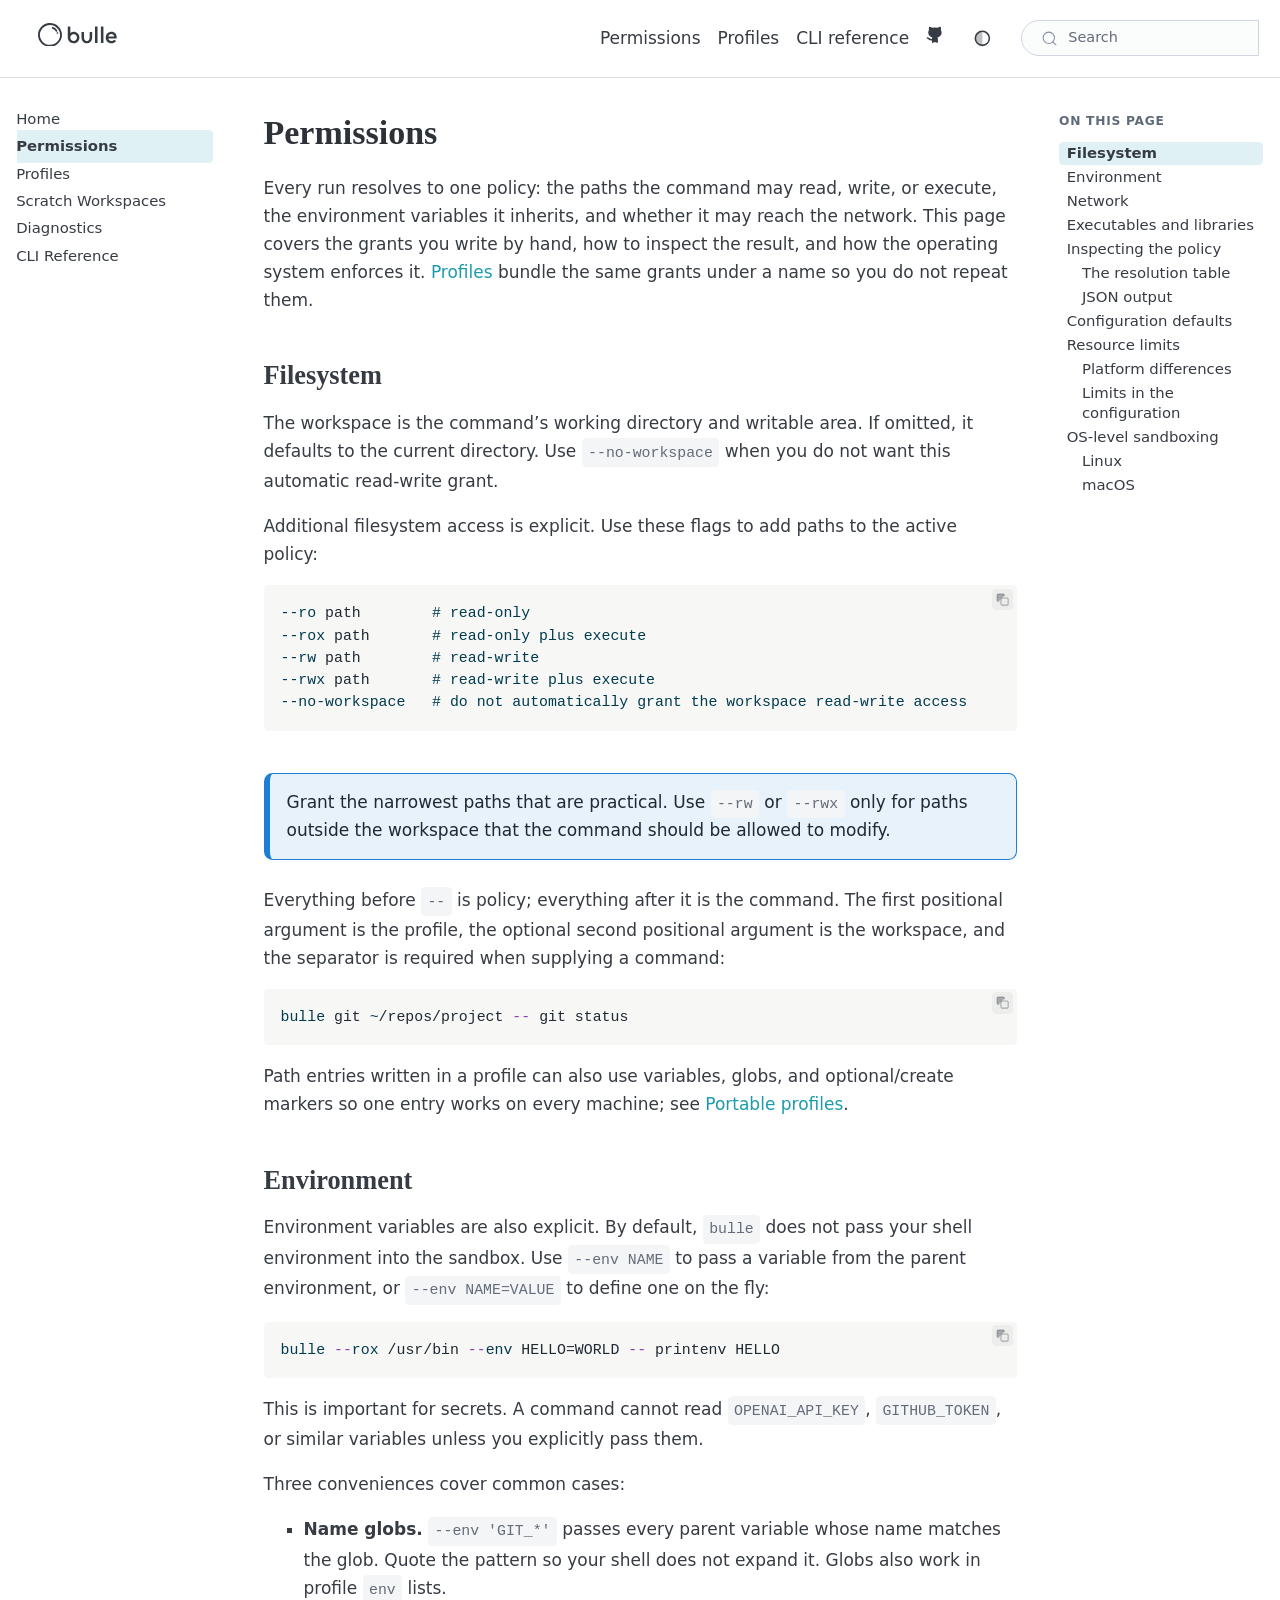
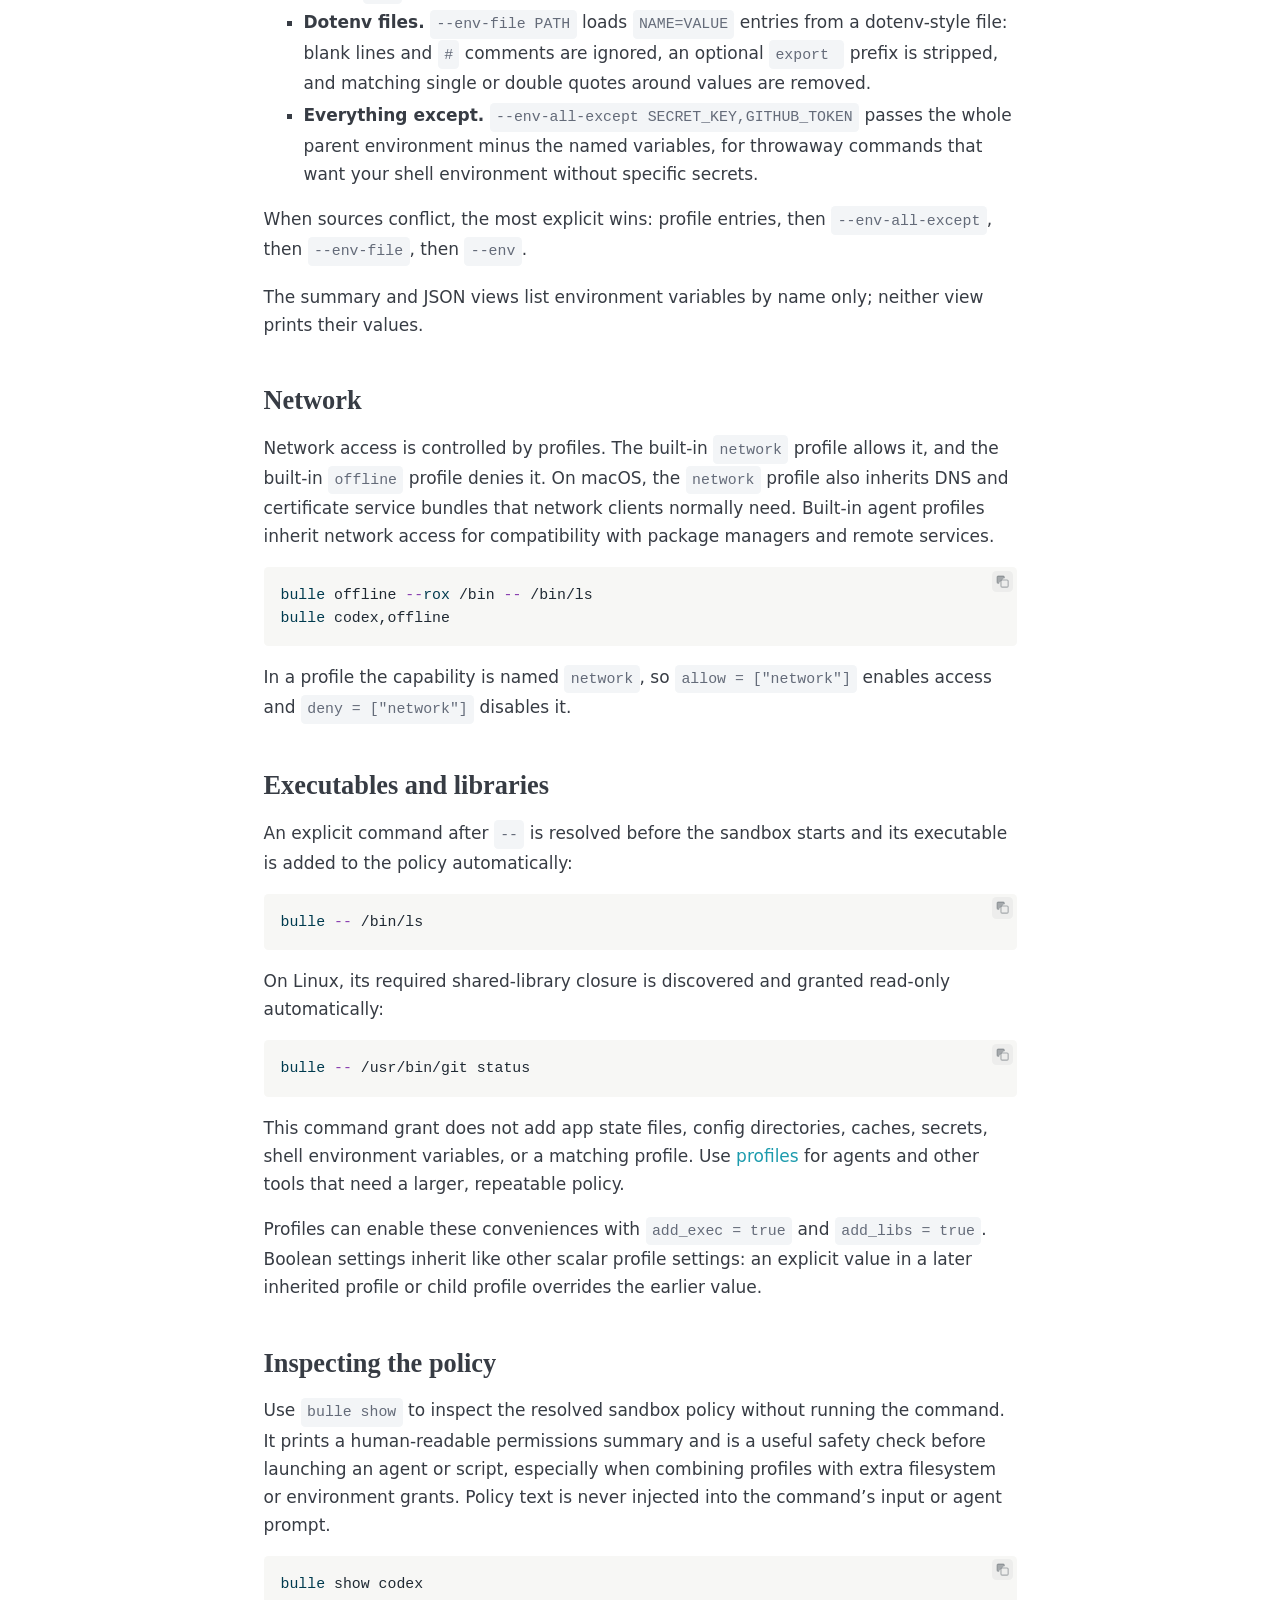
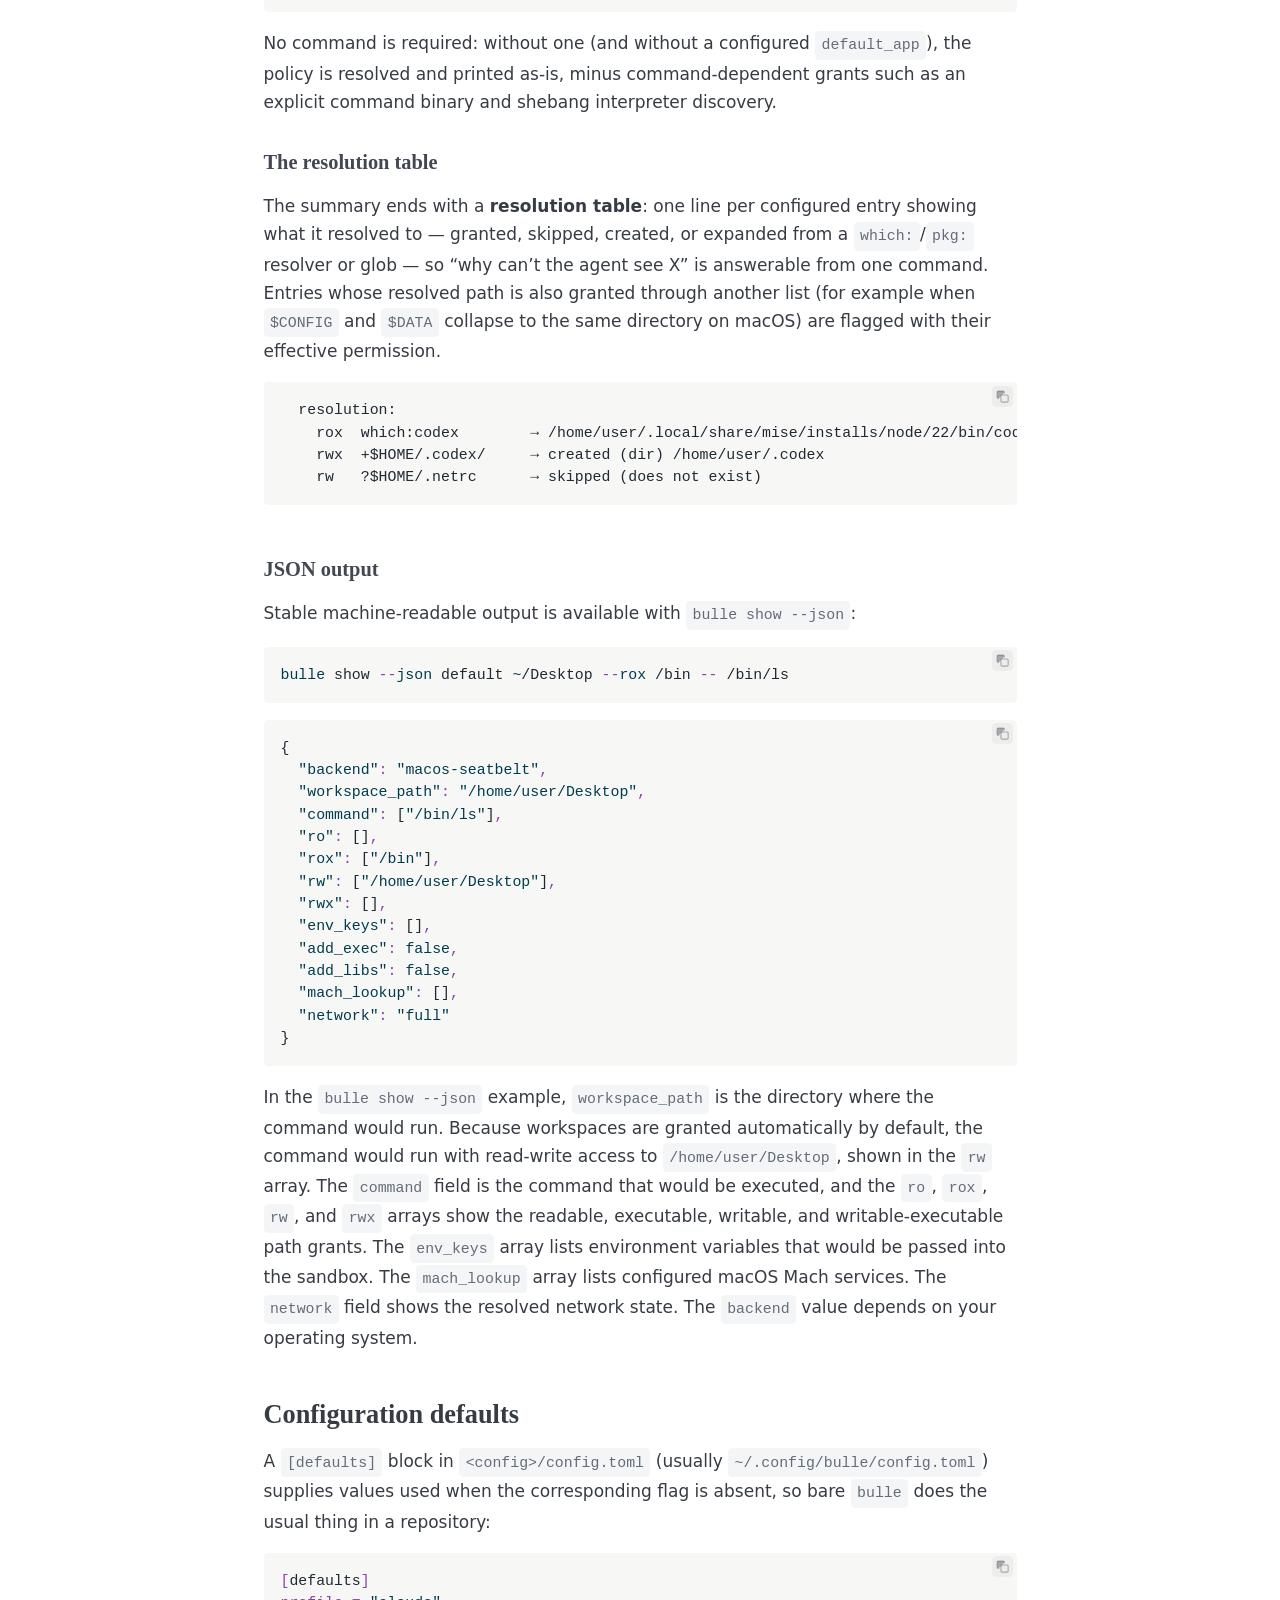
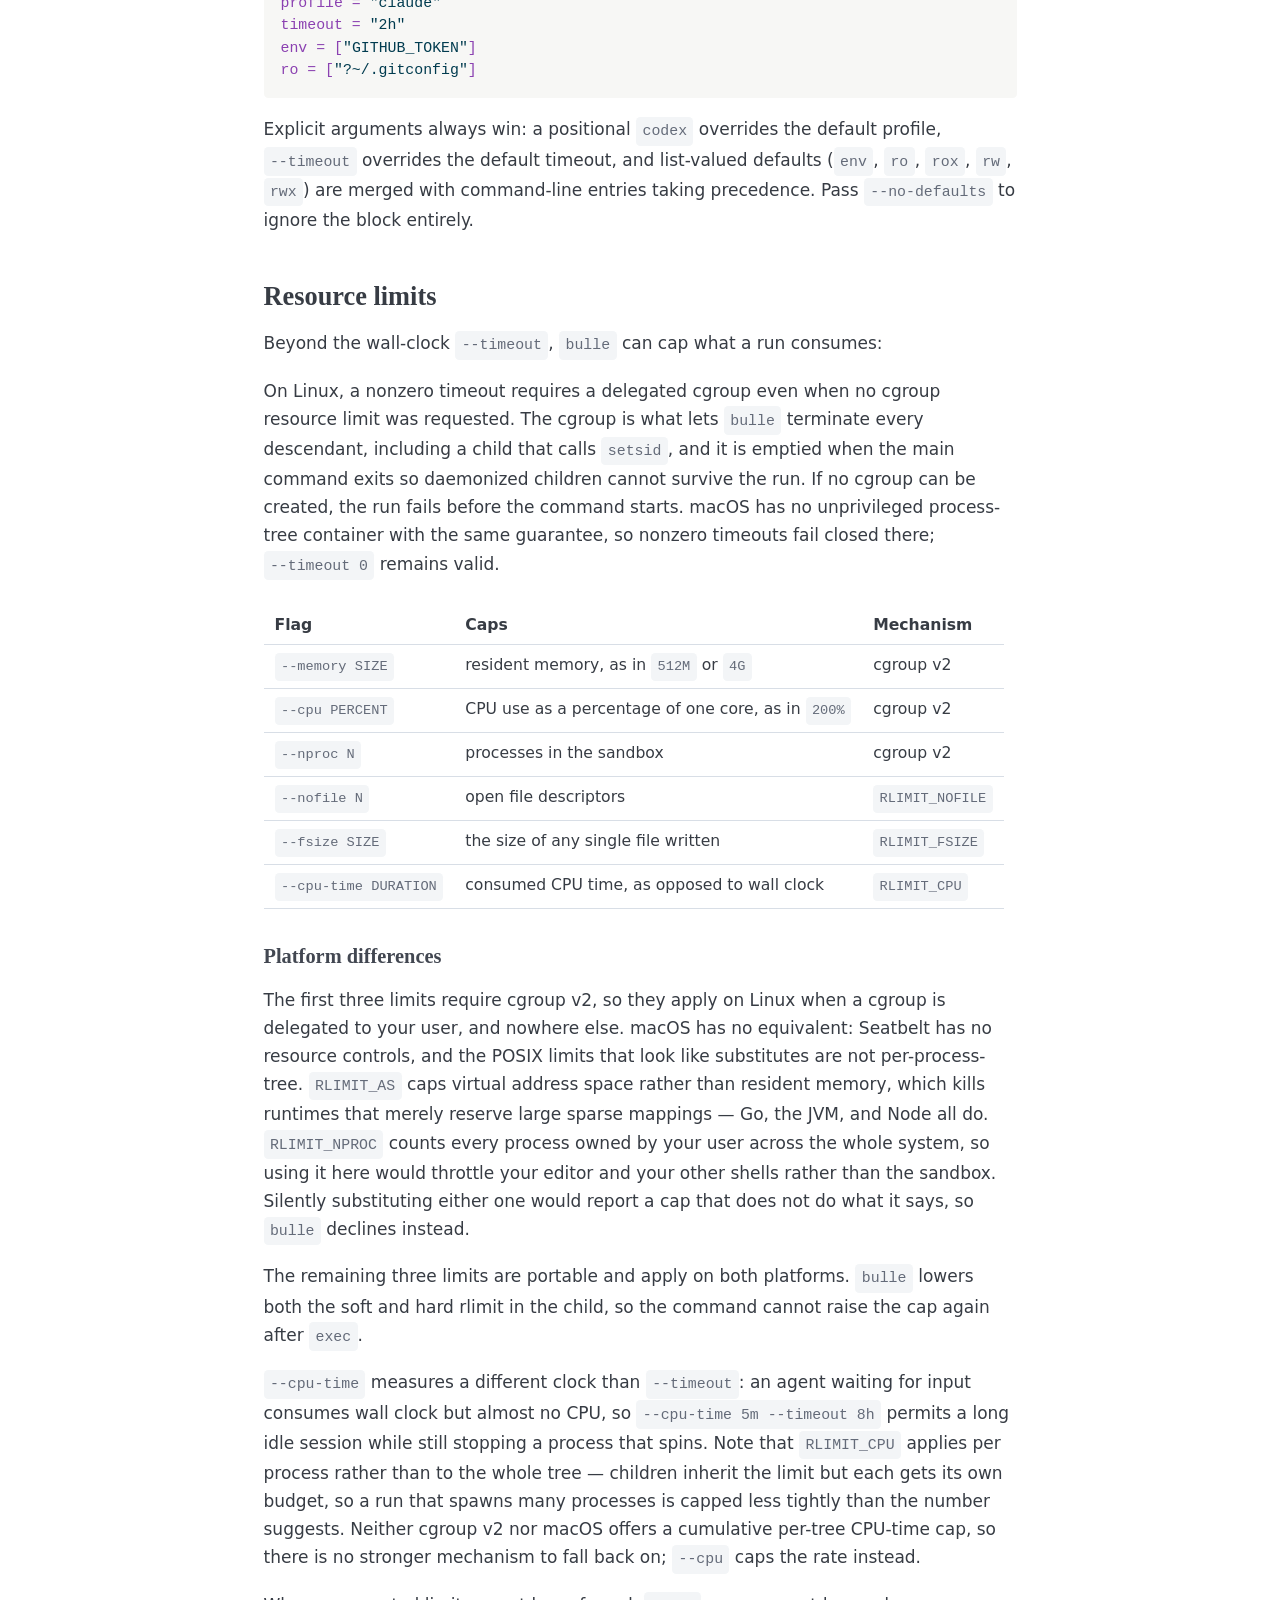
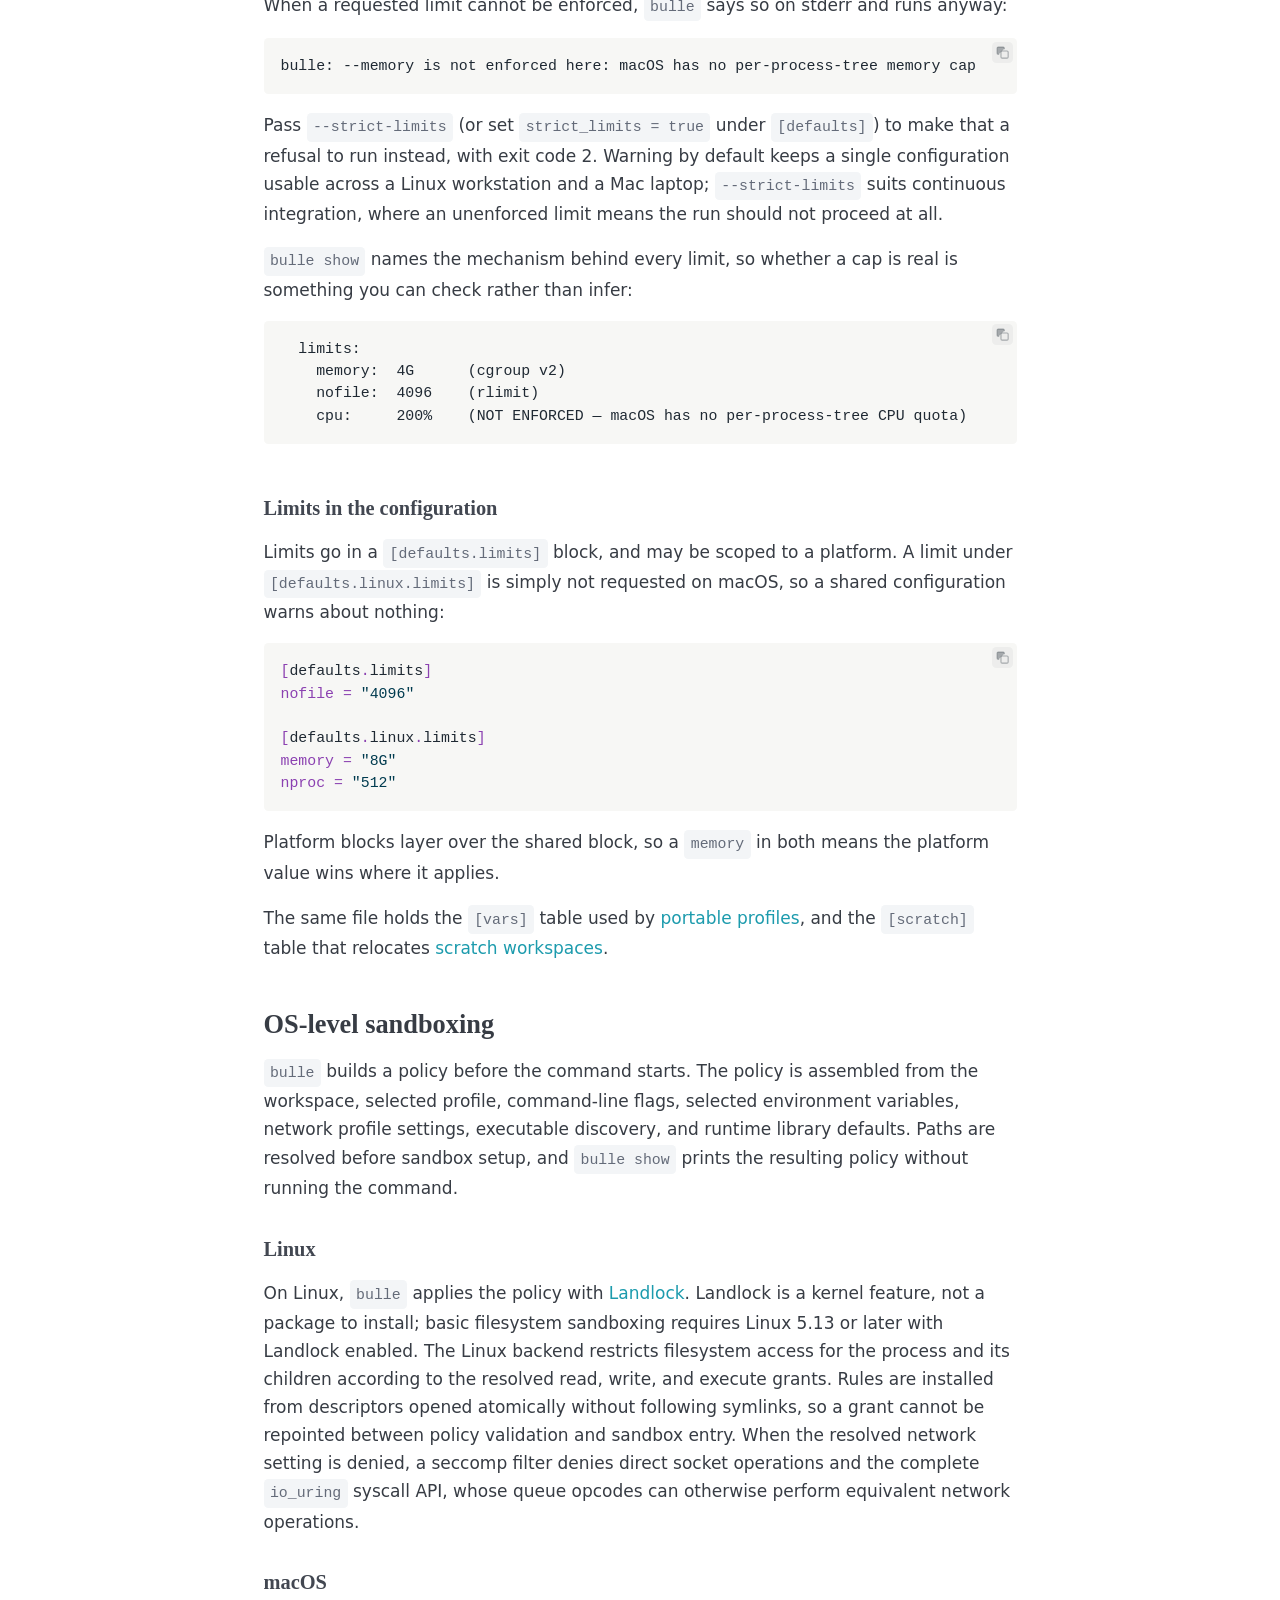
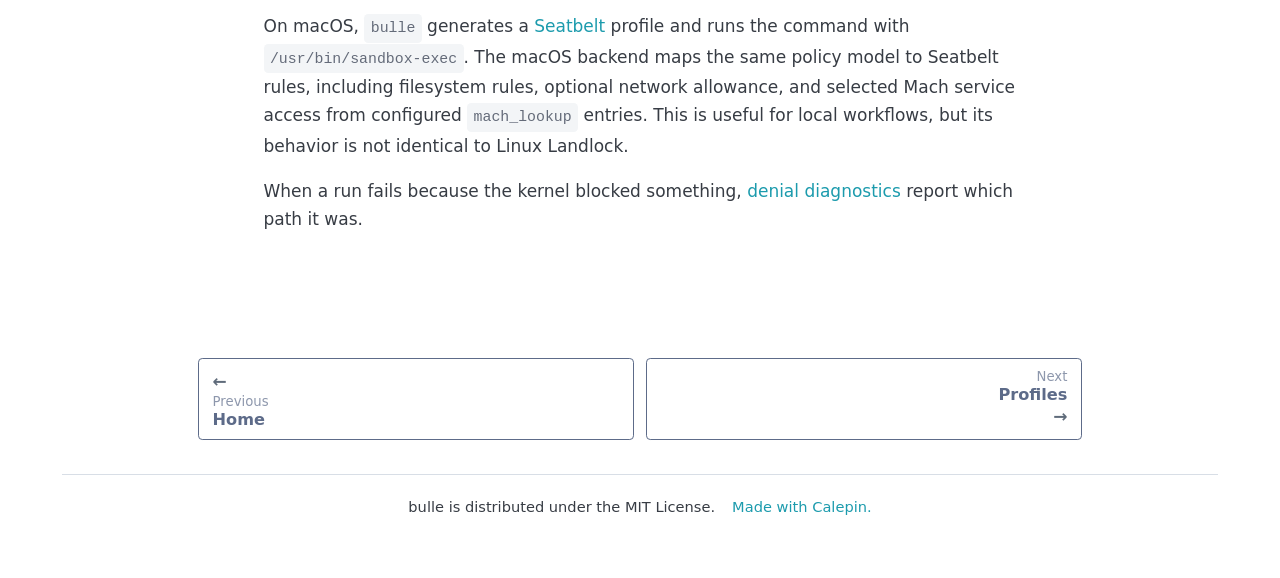
<file: docs/permissions.html>
<!DOCTYPE html><html lang="en"><head><meta charset="utf-8"><meta name="viewport" content="width=device-width, initial-scale=1"><title>Permissions</title>
    
    
    
    <meta name="description" content="Filesystem and environment grants, network access, policy inspection, configuration defaults, and how the sandbox is enforced.">
    <meta property="og:description" content="Filesystem and environment grants, network access, policy inspection, configuration defaults, and how the sandbox is enforced.">
    <meta name="twitter:description" content="Filesystem and environment grants, network access, policy inspection, configuration defaults, and how the sandbox is enforced.">
    
    
    
    <meta property="og:site_name" content="bulle">
    
    
    
    
    
    
    <meta property="og:title" content="Permissions | bulle">
    <meta name="twitter:title" content="Permissions | bulle">
    
    
    <meta property="og:type" content="article">
    
    <meta name="twitter:card" content="summary">
    
    
    <link rel="canonical" href="https://vincentarelbundock.github.io/bulle/permissions.html">
    <meta property="og:url" content="https://vincentarelbundock.github.io/bulle/permissions.html">
    
    
    <link rel="icon" href="assets/favicon.png">
    
    
    <meta name="color-scheme" content="light dark">
    
    
      
    
      
    
      
    
      
    
      
    
      
    <script
      data-calepin-theme-storage-key="calepin-website-theme"
      data-calepin-theme-param="theme">
(() => {
  "use strict";

  const currentScript = document.currentScript;
  const storageKey = currentScript?.dataset?.calepinThemeStorageKey || "calepin-website-theme";
  const param = currentScript?.dataset?.calepinThemeParam || "theme";
  const normalize = (value) => (value === "light" || value === "dark" ? value : "");
  const root = document.documentElement;
  const media = window.matchMedia ? window.matchMedia("(prefers-color-scheme: dark)") : null;
  const systemTheme = () => (media && media.matches ? "dark" : "light");

  let mode = "";
  if (param) {
    try {
      mode = normalize(new URL(window.location.href).searchParams.get(param) || "");
    } catch {
      mode = "";
    }
  }

  if (!mode) {
    try {
      mode = normalize(localStorage.getItem(storageKey) || "");
    } catch {
      mode = "";
    }
  }

  const theme = mode || systemTheme();
  root.dataset.calepinThemeMode = mode;
  root.dataset.theme = theme;
  root.style.colorScheme = theme;
})();

    </script>
      
    
      
    

    <style>
@charset "UTF-8";/*!
 * Pico CSS ✨ v2.1.1 (https://picocss.com)
 * Copyright 2019-2025 - Licensed under MIT
 */:host,:root{--pico-font-family-emoji:"Apple Color Emoji","Segoe UI Emoji","Segoe UI Symbol","Noto Color Emoji";--pico-font-family-sans-serif:system-ui,"Segoe UI",Roboto,Oxygen,Ubuntu,Cantarell,Helvetica,Arial,"Helvetica Neue",sans-serif,var(--pico-font-family-emoji);--pico-font-family-monospace:ui-monospace,SFMono-Regular,"SF Mono",Menlo,Consolas,"Liberation Mono",monospace,var(--pico-font-family-emoji);--pico-font-family:var(--pico-font-family-sans-serif);--pico-line-height:1.5;--pico-font-weight:400;--pico-font-size:100%;--pico-text-underline-offset:0.1rem;--pico-border-radius:0.25rem;--pico-border-width:0.0625rem;--pico-outline-width:0.125rem;--pico-transition:0.2s ease-in-out;--pico-spacing:1rem;--pico-typography-spacing-vertical:1rem;--pico-block-spacing-vertical:var(--pico-spacing);--pico-block-spacing-horizontal:var(--pico-spacing);--pico-grid-column-gap:var(--pico-spacing);--pico-grid-row-gap:var(--pico-spacing);--pico-form-element-spacing-vertical:0.75rem;--pico-form-element-spacing-horizontal:1rem;--pico-group-box-shadow:0 0 0 rgba(0, 0, 0, 0);--pico-group-box-shadow-focus-with-button:0 0 0 var(--pico-outline-width) var(--pico-primary-focus);--pico-group-box-shadow-focus-with-input:0 0 0 0.0625rem var(--pico-form-element-border-color);--pico-modal-overlay-backdrop-filter:blur(0.375rem);--pico-nav-element-spacing-vertical:1rem;--pico-nav-element-spacing-horizontal:0.5rem;--pico-nav-link-spacing-vertical:0.5rem;--pico-nav-link-spacing-horizontal:0.5rem;--pico-nav-breadcrumb-divider:">";--pico-icon-checkbox:url("data:image/svg+xml,%3Csvg xmlns='http://www.w3.org/2000/svg' width='24' height='24' viewBox='0 0 24 24' fill='none' stroke='rgb(255, 255, 255)' stroke-width='4' stroke-linecap='round' stroke-linejoin='round'%3E%3Cpolyline points='20 6 9 17 4 12'%3E%3C/polyline%3E%3C/svg%3E");--pico-icon-minus:url("data:image/svg+xml,%3Csvg xmlns='http://www.w3.org/2000/svg' width='24' height='24' viewBox='0 0 24 24' fill='none' stroke='rgb(255, 255, 255)' stroke-width='4' stroke-linecap='round' stroke-linejoin='round'%3E%3Cline x1='5' y1='12' x2='19' y2='12'%3E%3C/line%3E%3C/svg%3E");--pico-icon-chevron:url("data:image/svg+xml,%3Csvg xmlns='http://www.w3.org/2000/svg' width='24' height='24' viewBox='0 0 24 24' fill='none' stroke='rgb(136, 145, 164)' stroke-width='2' stroke-linecap='round' stroke-linejoin='round'%3E%3Cpolyline points='6 9 12 15 18 9'%3E%3C/polyline%3E%3C/svg%3E");--pico-icon-date:url("data:image/svg+xml,%3Csvg xmlns='http://www.w3.org/2000/svg' width='24' height='24' viewBox='0 0 24 24' fill='none' stroke='rgb(136, 145, 164)' stroke-width='2' stroke-linecap='round' stroke-linejoin='round'%3E%3Crect x='3' y='4' width='18' height='18' rx='2' ry='2'%3E%3C/rect%3E%3Cline x1='16' y1='2' x2='16' y2='6'%3E%3C/line%3E%3Cline x1='8' y1='2' x2='8' y2='6'%3E%3C/line%3E%3Cline x1='3' y1='10' x2='21' y2='10'%3E%3C/line%3E%3C/svg%3E");--pico-icon-time:url("data:image/svg+xml,%3Csvg xmlns='http://www.w3.org/2000/svg' width='24' height='24' viewBox='0 0 24 24' fill='none' stroke='rgb(136, 145, 164)' stroke-width='2' stroke-linecap='round' stroke-linejoin='round'%3E%3Ccircle cx='12' cy='12' r='10'%3E%3C/circle%3E%3Cpolyline points='12 6 12 12 16 14'%3E%3C/polyline%3E%3C/svg%3E");--pico-icon-search:url("data:image/svg+xml,%3Csvg xmlns='http://www.w3.org/2000/svg' width='24' height='24' viewBox='0 0 24 24' fill='none' stroke='rgb(136, 145, 164)' stroke-width='1.5' stroke-linecap='round' stroke-linejoin='round'%3E%3Ccircle cx='11' cy='11' r='8'%3E%3C/circle%3E%3Cline x1='21' y1='21' x2='16.65' y2='16.65'%3E%3C/line%3E%3C/svg%3E");--pico-icon-close:url("data:image/svg+xml,%3Csvg xmlns='http://www.w3.org/2000/svg' width='24' height='24' viewBox='0 0 24 24' fill='none' stroke='rgb(136, 145, 164)' stroke-width='3' stroke-linecap='round' stroke-linejoin='round'%3E%3Cline x1='18' y1='6' x2='6' y2='18'%3E%3C/line%3E%3Cline x1='6' y1='6' x2='18' y2='18'%3E%3C/line%3E%3C/svg%3E");--pico-icon-loading:url("data:image/svg+xml,%3Csvg fill='none' height='24' width='24' viewBox='0 0 24 24' xmlns='http://www.w3.org/2000/svg' %3E%3Cstyle%3E g %7B animation: rotate 2s linear infinite; transform-origin: center center; %7D circle %7B stroke-dasharray: 75,100; stroke-dashoffset: -5; animation: dash 1.5s ease-in-out infinite; stroke-linecap: round; %7D @keyframes rotate %7B 0%25 %7B transform: rotate(0deg); %7D 100%25 %7B transform: rotate(360deg); %7D %7D @keyframes dash %7B 0%25 %7B stroke-dasharray: 1,100; stroke-dashoffset: 0; %7D 50%25 %7B stroke-dasharray: 44.5,100; stroke-dashoffset: -17.5; %7D 100%25 %7B stroke-dasharray: 44.5,100; stroke-dashoffset: -62; %7D %7D %3C/style%3E%3Cg%3E%3Ccircle cx='12' cy='12' r='10' fill='none' stroke='rgb(136, 145, 164)' stroke-width='4' /%3E%3C/g%3E%3C/svg%3E")}@media (min-width:576px){:host,:root{--pico-font-size:106.25%}}@media (min-width:768px){:host,:root{--pico-font-size:112.5%}}@media (min-width:1024px){:host,:root{--pico-font-size:118.75%}}@media (min-width:1280px){:host,:root{--pico-font-size:125%}}@media (min-width:1536px){:host,:root{--pico-font-size:131.25%}}a{--pico-text-decoration:underline}a.contrast,a.secondary{--pico-text-decoration:underline}small{--pico-font-size:0.875em}h1,h2,h3,h4,h5,h6{--pico-font-weight:700}h1{--pico-font-size:2rem;--pico-line-height:1.125;--pico-typography-spacing-top:3rem}h2{--pico-font-size:1.75rem;--pico-line-height:1.15;--pico-typography-spacing-top:2.625rem}h3{--pico-font-size:1.5rem;--pico-line-height:1.175;--pico-typography-spacing-top:2.25rem}h4{--pico-font-size:1.25rem;--pico-line-height:1.2;--pico-typography-spacing-top:1.874rem}h5{--pico-font-size:1.125rem;--pico-line-height:1.225;--pico-typography-spacing-top:1.6875rem}h6{--pico-font-size:1rem;--pico-line-height:1.25;--pico-typography-spacing-top:1.5rem}tfoot td,tfoot th,thead td,thead th{--pico-font-weight:600;--pico-border-width:0.1875rem}code,kbd,pre,samp{--pico-font-family:var(--pico-font-family-monospace)}kbd{--pico-font-weight:bolder}:where(select,textarea),input:not([type=submit],[type=button],[type=reset],[type=checkbox],[type=radio],[type=file]){--pico-outline-width:0.0625rem}[type=search]{--pico-border-radius:5rem}[type=checkbox],[type=radio]{--pico-border-width:0.125rem}[type=checkbox][role=switch]{--pico-border-width:0.1875rem}details.dropdown summary:not([role=button]){--pico-outline-width:0.0625rem}nav details.dropdown summary:focus-visible{--pico-outline-width:0.125rem}[role=search]{--pico-border-radius:5rem}[role=group]:has(button.secondary:focus,[type=submit].secondary:focus,[type=button].secondary:focus,[role=button].secondary:focus),[role=search]:has(button.secondary:focus,[type=submit].secondary:focus,[type=button].secondary:focus,[role=button].secondary:focus){--pico-group-box-shadow-focus-with-button:0 0 0 var(--pico-outline-width) var(--pico-secondary-focus)}[role=group]:has(button.contrast:focus,[type=submit].contrast:focus,[type=button].contrast:focus,[role=button].contrast:focus),[role=search]:has(button.contrast:focus,[type=submit].contrast:focus,[type=button].contrast:focus,[role=button].contrast:focus){--pico-group-box-shadow-focus-with-button:0 0 0 var(--pico-outline-width) var(--pico-contrast-focus)}[role=group] [role=button],[role=group] [type=button],[role=group] [type=submit],[role=group] button,[role=search] [role=button],[role=search] [type=button],[role=search] [type=submit],[role=search] button{--pico-form-element-spacing-horizontal:2rem}details summary[role=button]:not(.outline)::after{filter:brightness(0) invert(1)}[aria-busy=true]:not(input,select,textarea):is(button,[type=submit],[type=button],[type=reset],[role=button]):not(.outline)::before{filter:brightness(0) invert(1)}:host(:not([data-theme=dark])),:root:not([data-theme=dark]),[data-theme=light]{color-scheme:light;--pico-background-color:#fff;--pico-color:#373c44;--pico-text-selection-color:rgba(2, 154, 232, 0.25);--pico-muted-color:#646b79;--pico-muted-border-color:rgb(231, 234, 239.5);--pico-primary:#0172ad;--pico-primary-background:#0172ad;--pico-primary-border:var(--pico-primary-background);--pico-primary-underline:rgba(1, 114, 173, 0.5);--pico-primary-hover:#015887;--pico-primary-hover-background:#02659a;--pico-primary-hover-border:var(--pico-primary-hover-background);--pico-primary-hover-underline:var(--pico-primary-hover);--pico-primary-focus:rgba(2, 154, 232, 0.5);--pico-primary-inverse:#fff;--pico-secondary:#5d6b89;--pico-secondary-background:#525f7a;--pico-secondary-border:var(--pico-secondary-background);--pico-secondary-underline:rgba(93, 107, 137, 0.5);--pico-secondary-hover:#48536b;--pico-secondary-hover-background:#48536b;--pico-secondary-hover-border:var(--pico-secondary-hover-background);--pico-secondary-hover-underline:var(--pico-secondary-hover);--pico-secondary-focus:rgba(93, 107, 137, 0.25);--pico-secondary-inverse:#fff;--pico-contrast:#181c25;--pico-contrast-background:#181c25;--pico-contrast-border:var(--pico-contrast-background);--pico-contrast-underline:rgba(24, 28, 37, 0.5);--pico-contrast-hover:#000;--pico-contrast-hover-background:#000;--pico-contrast-hover-border:var(--pico-contrast-hover-background);--pico-contrast-hover-underline:var(--pico-secondary-hover);--pico-contrast-focus:rgba(93, 107, 137, 0.25);--pico-contrast-inverse:#fff;--pico-box-shadow:0.0145rem 0.029rem 0.174rem rgba(129, 145, 181, 0.01698),0.0335rem 0.067rem 0.402rem rgba(129, 145, 181, 0.024),0.0625rem 0.125rem 0.75rem rgba(129, 145, 181, 0.03),0.1125rem 0.225rem 1.35rem rgba(129, 145, 181, 0.036),0.2085rem 0.417rem 2.502rem rgba(129, 145, 181, 0.04302),0.5rem 1rem 6rem rgba(129, 145, 181, 0.06),0 0 0 0.0625rem rgba(129, 145, 181, 0.015);--pico-h1-color:#2d3138;--pico-h2-color:#373c44;--pico-h3-color:#424751;--pico-h4-color:#4d535e;--pico-h5-color:#5c6370;--pico-h6-color:#646b79;--pico-mark-background-color:rgb(252.5, 230.5, 191.5);--pico-mark-color:#0f1114;--pico-ins-color:rgb(28.5, 105.5, 84);--pico-del-color:rgb(136, 56.5, 53);--pico-blockquote-border-color:var(--pico-muted-border-color);--pico-blockquote-footer-color:var(--pico-muted-color);--pico-button-box-shadow:0 0 0 rgba(0, 0, 0, 0);--pico-button-hover-box-shadow:0 0 0 rgba(0, 0, 0, 0);--pico-table-border-color:var(--pico-muted-border-color);--pico-table-row-stripped-background-color:rgba(111, 120, 135, 0.0375);--pico-code-background-color:rgb(243, 244.5, 246.75);--pico-code-color:#646b79;--pico-code-kbd-background-color:var(--pico-color);--pico-code-kbd-color:var(--pico-background-color);--pico-form-element-background-color:rgb(251, 251.5, 252.25);--pico-form-element-selected-background-color:#dfe3eb;--pico-form-element-border-color:#cfd5e2;--pico-form-element-color:#23262c;--pico-form-element-placeholder-color:var(--pico-muted-color);--pico-form-element-active-background-color:#fff;--pico-form-element-active-border-color:var(--pico-primary-border);--pico-form-element-focus-color:var(--pico-primary-border);--pico-form-element-disabled-opacity:0.5;--pico-form-element-invalid-border-color:rgb(183.5, 105.5, 106.5);--pico-form-element-invalid-active-border-color:rgb(200.25, 79.25, 72.25);--pico-form-element-invalid-focus-color:var(--pico-form-element-invalid-active-border-color);--pico-form-element-valid-border-color:rgb(76, 154.5, 137.5);--pico-form-element-valid-active-border-color:rgb(39, 152.75, 118.75);--pico-form-element-valid-focus-color:var(--pico-form-element-valid-active-border-color);--pico-switch-background-color:#bfc7d9;--pico-switch-checked-background-color:var(--pico-primary-background);--pico-switch-color:#fff;--pico-switch-thumb-box-shadow:0 0 0 rgba(0, 0, 0, 0);--pico-range-border-color:#dfe3eb;--pico-range-active-border-color:#bfc7d9;--pico-range-thumb-border-color:var(--pico-background-color);--pico-range-thumb-color:var(--pico-secondary-background);--pico-range-thumb-active-color:var(--pico-primary-background);--pico-accordion-border-color:var(--pico-muted-border-color);--pico-accordion-active-summary-color:var(--pico-primary-hover);--pico-accordion-close-summary-color:var(--pico-color);--pico-accordion-open-summary-color:var(--pico-muted-color);--pico-card-background-color:var(--pico-background-color);--pico-card-border-color:var(--pico-muted-border-color);--pico-card-box-shadow:var(--pico-box-shadow);--pico-card-sectioning-background-color:rgb(251, 251.5, 252.25);--pico-dropdown-background-color:#fff;--pico-dropdown-border-color:#eff1f4;--pico-dropdown-box-shadow:var(--pico-box-shadow);--pico-dropdown-color:var(--pico-color);--pico-dropdown-hover-background-color:#eff1f4;--pico-loading-spinner-opacity:0.5;--pico-modal-overlay-background-color:rgba(232, 234, 237, 0.75);--pico-progress-background-color:#dfe3eb;--pico-progress-color:var(--pico-primary-background);--pico-tooltip-background-color:var(--pico-contrast-background);--pico-tooltip-color:var(--pico-contrast-inverse);--pico-icon-valid:url("data:image/svg+xml,%3Csvg xmlns='http://www.w3.org/2000/svg' width='24' height='24' viewBox='0 0 24 24' fill='none' stroke='rgb(76, 154.5, 137.5)' stroke-width='2' stroke-linecap='round' stroke-linejoin='round'%3E%3Cpolyline points='20 6 9 17 4 12'%3E%3C/polyline%3E%3C/svg%3E");--pico-icon-invalid:url("data:image/svg+xml,%3Csvg xmlns='http://www.w3.org/2000/svg' width='24' height='24' viewBox='0 0 24 24' fill='none' stroke='rgb(200.25, 79.25, 72.25)' stroke-width='2' stroke-linecap='round' stroke-linejoin='round'%3E%3Ccircle cx='12' cy='12' r='10'%3E%3C/circle%3E%3Cline x1='12' y1='8' x2='12' y2='12'%3E%3C/line%3E%3Cline x1='12' y1='16' x2='12.01' y2='16'%3E%3C/line%3E%3C/svg%3E")}:host(:not([data-theme=dark])) input:is([type=submit],[type=button],[type=reset],[type=checkbox],[type=radio],[type=file]),:root:not([data-theme=dark]) input:is([type=submit],[type=button],[type=reset],[type=checkbox],[type=radio],[type=file]),[data-theme=light] input:is([type=submit],[type=button],[type=reset],[type=checkbox],[type=radio],[type=file]){--pico-form-element-focus-color:var(--pico-primary-focus)}@media only screen and (prefers-color-scheme:dark){:host(:not([data-theme])),:root:not([data-theme]){color-scheme:dark;--pico-background-color:rgb(19, 22.5, 30.5);--pico-color:#c2c7d0;--pico-text-selection-color:rgba(1, 170, 255, 0.1875);--pico-muted-color:#7b8495;--pico-muted-border-color:#202632;--pico-primary:#01aaff;--pico-primary-background:#0172ad;--pico-primary-border:var(--pico-primary-background);--pico-primary-underline:rgba(1, 170, 255, 0.5);--pico-primary-hover:#79c0ff;--pico-primary-hover-background:#017fc0;--pico-primary-hover-border:var(--pico-primary-hover-background);--pico-primary-hover-underline:var(--pico-primary-hover);--pico-primary-focus:rgba(1, 170, 255, 0.375);--pico-primary-inverse:#fff;--pico-secondary:#969eaf;--pico-secondary-background:#525f7a;--pico-secondary-border:var(--pico-secondary-background);--pico-secondary-underline:rgba(150, 158, 175, 0.5);--pico-secondary-hover:#b3b9c5;--pico-secondary-hover-background:#5d6b89;--pico-secondary-hover-border:var(--pico-secondary-hover-background);--pico-secondary-hover-underline:var(--pico-secondary-hover);--pico-secondary-focus:rgba(144, 158, 190, 0.25);--pico-secondary-inverse:#fff;--pico-contrast:#dfe3eb;--pico-contrast-background:#eff1f4;--pico-contrast-border:var(--pico-contrast-background);--pico-contrast-underline:rgba(223, 227, 235, 0.5);--pico-contrast-hover:#fff;--pico-contrast-hover-background:#fff;--pico-contrast-hover-border:var(--pico-contrast-hover-background);--pico-contrast-hover-underline:var(--pico-contrast-hover);--pico-contrast-focus:rgba(207, 213, 226, 0.25);--pico-contrast-inverse:#000;--pico-box-shadow:0.0145rem 0.029rem 0.174rem rgba(7, 8.5, 12, 0.01698),0.0335rem 0.067rem 0.402rem rgba(7, 8.5, 12, 0.024),0.0625rem 0.125rem 0.75rem rgba(7, 8.5, 12, 0.03),0.1125rem 0.225rem 1.35rem rgba(7, 8.5, 12, 0.036),0.2085rem 0.417rem 2.502rem rgba(7, 8.5, 12, 0.04302),0.5rem 1rem 6rem rgba(7, 8.5, 12, 0.06),0 0 0 0.0625rem rgba(7, 8.5, 12, 0.015);--pico-h1-color:#f0f1f3;--pico-h2-color:#e0e3e7;--pico-h3-color:#c2c7d0;--pico-h4-color:#b3b9c5;--pico-h5-color:#a4acba;--pico-h6-color:#8891a4;--pico-mark-background-color:#014063;--pico-mark-color:#fff;--pico-ins-color:#62af9a;--pico-del-color:rgb(205.5, 126, 123);--pico-blockquote-border-color:var(--pico-muted-border-color);--pico-blockquote-footer-color:var(--pico-muted-color);--pico-button-box-shadow:0 0 0 rgba(0, 0, 0, 0);--pico-button-hover-box-shadow:0 0 0 rgba(0, 0, 0, 0);--pico-table-border-color:var(--pico-muted-border-color);--pico-table-row-stripped-background-color:rgba(111, 120, 135, 0.0375);--pico-code-background-color:rgb(26, 30.5, 40.25);--pico-code-color:#8891a4;--pico-code-kbd-background-color:var(--pico-color);--pico-code-kbd-color:var(--pico-background-color);--pico-form-element-background-color:rgb(28, 33, 43.5);--pico-form-element-selected-background-color:#2a3140;--pico-form-element-border-color:#2a3140;--pico-form-element-color:#e0e3e7;--pico-form-element-placeholder-color:#8891a4;--pico-form-element-active-background-color:rgb(26, 30.5, 40.25);--pico-form-element-active-border-color:var(--pico-primary-border);--pico-form-element-focus-color:var(--pico-primary-border);--pico-form-element-disabled-opacity:0.5;--pico-form-element-invalid-border-color:rgb(149.5, 74, 80);--pico-form-element-invalid-active-border-color:rgb(183.25, 63.5, 59);--pico-form-element-invalid-focus-color:var(--pico-form-element-invalid-active-border-color);--pico-form-element-valid-border-color:#2a7b6f;--pico-form-element-valid-active-border-color:rgb(22, 137, 105.5);--pico-form-element-valid-focus-color:var(--pico-form-element-valid-active-border-color);--pico-switch-background-color:#333c4e;--pico-switch-checked-background-color:var(--pico-primary-background);--pico-switch-color:#fff;--pico-switch-thumb-box-shadow:0 0 0 rgba(0, 0, 0, 0);--pico-range-border-color:#202632;--pico-range-active-border-color:#2a3140;--pico-range-thumb-border-color:var(--pico-background-color);--pico-range-thumb-color:var(--pico-secondary-background);--pico-range-thumb-active-color:var(--pico-primary-background);--pico-accordion-border-color:var(--pico-muted-border-color);--pico-accordion-active-summary-color:var(--pico-primary-hover);--pico-accordion-close-summary-color:var(--pico-color);--pico-accordion-open-summary-color:var(--pico-muted-color);--pico-card-background-color:#181c25;--pico-card-border-color:var(--pico-card-background-color);--pico-card-box-shadow:var(--pico-box-shadow);--pico-card-sectioning-background-color:rgb(26, 30.5, 40.25);--pico-dropdown-background-color:#181c25;--pico-dropdown-border-color:#202632;--pico-dropdown-box-shadow:var(--pico-box-shadow);--pico-dropdown-color:var(--pico-color);--pico-dropdown-hover-background-color:#202632;--pico-loading-spinner-opacity:0.5;--pico-modal-overlay-background-color:rgba(7.5, 8.5, 10, 0.75);--pico-progress-background-color:#202632;--pico-progress-color:var(--pico-primary-background);--pico-tooltip-background-color:var(--pico-contrast-background);--pico-tooltip-color:var(--pico-contrast-inverse);--pico-icon-valid:url("data:image/svg+xml,%3Csvg xmlns='http://www.w3.org/2000/svg' width='24' height='24' viewBox='0 0 24 24' fill='none' stroke='rgb(42, 123, 111)' stroke-width='2' stroke-linecap='round' stroke-linejoin='round'%3E%3Cpolyline points='20 6 9 17 4 12'%3E%3C/polyline%3E%3C/svg%3E");--pico-icon-invalid:url("data:image/svg+xml,%3Csvg xmlns='http://www.w3.org/2000/svg' width='24' height='24' viewBox='0 0 24 24' fill='none' stroke='rgb(149.5, 74, 80)' stroke-width='2' stroke-linecap='round' stroke-linejoin='round'%3E%3Ccircle cx='12' cy='12' r='10'%3E%3C/circle%3E%3Cline x1='12' y1='8' x2='12' y2='12'%3E%3C/line%3E%3Cline x1='12' y1='16' x2='12.01' y2='16'%3E%3C/line%3E%3C/svg%3E")}:host(:not([data-theme])) input:is([type=submit],[type=button],[type=reset],[type=checkbox],[type=radio],[type=file]),:root:not([data-theme]) input:is([type=submit],[type=button],[type=reset],[type=checkbox],[type=radio],[type=file]){--pico-form-element-focus-color:var(--pico-primary-focus)}:host(:not([data-theme])) details summary[role=button].contrast:not(.outline)::after,:root:not([data-theme]) details summary[role=button].contrast:not(.outline)::after{filter:brightness(0)}:host(:not([data-theme])) [aria-busy=true]:not(input,select,textarea).contrast:is(button,[type=submit],[type=button],[type=reset],[role=button]):not(.outline)::before,:root:not([data-theme]) [aria-busy=true]:not(input,select,textarea).contrast:is(button,[type=submit],[type=button],[type=reset],[role=button]):not(.outline)::before{filter:brightness(0)}}[data-theme=dark]{color-scheme:dark;--pico-background-color:rgb(19, 22.5, 30.5);--pico-color:#c2c7d0;--pico-text-selection-color:rgba(1, 170, 255, 0.1875);--pico-muted-color:#7b8495;--pico-muted-border-color:#202632;--pico-primary:#01aaff;--pico-primary-background:#0172ad;--pico-primary-border:var(--pico-primary-background);--pico-primary-underline:rgba(1, 170, 255, 0.5);--pico-primary-hover:#79c0ff;--pico-primary-hover-background:#017fc0;--pico-primary-hover-border:var(--pico-primary-hover-background);--pico-primary-hover-underline:var(--pico-primary-hover);--pico-primary-focus:rgba(1, 170, 255, 0.375);--pico-primary-inverse:#fff;--pico-secondary:#969eaf;--pico-secondary-background:#525f7a;--pico-secondary-border:var(--pico-secondary-background);--pico-secondary-underline:rgba(150, 158, 175, 0.5);--pico-secondary-hover:#b3b9c5;--pico-secondary-hover-background:#5d6b89;--pico-secondary-hover-border:var(--pico-secondary-hover-background);--pico-secondary-hover-underline:var(--pico-secondary-hover);--pico-secondary-focus:rgba(144, 158, 190, 0.25);--pico-secondary-inverse:#fff;--pico-contrast:#dfe3eb;--pico-contrast-background:#eff1f4;--pico-contrast-border:var(--pico-contrast-background);--pico-contrast-underline:rgba(223, 227, 235, 0.5);--pico-contrast-hover:#fff;--pico-contrast-hover-background:#fff;--pico-contrast-hover-border:var(--pico-contrast-hover-background);--pico-contrast-hover-underline:var(--pico-contrast-hover);--pico-contrast-focus:rgba(207, 213, 226, 0.25);--pico-contrast-inverse:#000;--pico-box-shadow:0.0145rem 0.029rem 0.174rem rgba(7, 8.5, 12, 0.01698),0.0335rem 0.067rem 0.402rem rgba(7, 8.5, 12, 0.024),0.0625rem 0.125rem 0.75rem rgba(7, 8.5, 12, 0.03),0.1125rem 0.225rem 1.35rem rgba(7, 8.5, 12, 0.036),0.2085rem 0.417rem 2.502rem rgba(7, 8.5, 12, 0.04302),0.5rem 1rem 6rem rgba(7, 8.5, 12, 0.06),0 0 0 0.0625rem rgba(7, 8.5, 12, 0.015);--pico-h1-color:#f0f1f3;--pico-h2-color:#e0e3e7;--pico-h3-color:#c2c7d0;--pico-h4-color:#b3b9c5;--pico-h5-color:#a4acba;--pico-h6-color:#8891a4;--pico-mark-background-color:#014063;--pico-mark-color:#fff;--pico-ins-color:#62af9a;--pico-del-color:rgb(205.5, 126, 123);--pico-blockquote-border-color:var(--pico-muted-border-color);--pico-blockquote-footer-color:var(--pico-muted-color);--pico-button-box-shadow:0 0 0 rgba(0, 0, 0, 0);--pico-button-hover-box-shadow:0 0 0 rgba(0, 0, 0, 0);--pico-table-border-color:var(--pico-muted-border-color);--pico-table-row-stripped-background-color:rgba(111, 120, 135, 0.0375);--pico-code-background-color:rgb(26, 30.5, 40.25);--pico-code-color:#8891a4;--pico-code-kbd-background-color:var(--pico-color);--pico-code-kbd-color:var(--pico-background-color);--pico-form-element-background-color:rgb(28, 33, 43.5);--pico-form-element-selected-background-color:#2a3140;--pico-form-element-border-color:#2a3140;--pico-form-element-color:#e0e3e7;--pico-form-element-placeholder-color:#8891a4;--pico-form-element-active-background-color:rgb(26, 30.5, 40.25);--pico-form-element-active-border-color:var(--pico-primary-border);--pico-form-element-focus-color:var(--pico-primary-border);--pico-form-element-disabled-opacity:0.5;--pico-form-element-invalid-border-color:rgb(149.5, 74, 80);--pico-form-element-invalid-active-border-color:rgb(183.25, 63.5, 59);--pico-form-element-invalid-focus-color:var(--pico-form-element-invalid-active-border-color);--pico-form-element-valid-border-color:#2a7b6f;--pico-form-element-valid-active-border-color:rgb(22, 137, 105.5);--pico-form-element-valid-focus-color:var(--pico-form-element-valid-active-border-color);--pico-switch-background-color:#333c4e;--pico-switch-checked-background-color:var(--pico-primary-background);--pico-switch-color:#fff;--pico-switch-thumb-box-shadow:0 0 0 rgba(0, 0, 0, 0);--pico-range-border-color:#202632;--pico-range-active-border-color:#2a3140;--pico-range-thumb-border-color:var(--pico-background-color);--pico-range-thumb-color:var(--pico-secondary-background);--pico-range-thumb-active-color:var(--pico-primary-background);--pico-accordion-border-color:var(--pico-muted-border-color);--pico-accordion-active-summary-color:var(--pico-primary-hover);--pico-accordion-close-summary-color:var(--pico-color);--pico-accordion-open-summary-color:var(--pico-muted-color);--pico-card-background-color:#181c25;--pico-card-border-color:var(--pico-card-background-color);--pico-card-box-shadow:var(--pico-box-shadow);--pico-card-sectioning-background-color:rgb(26, 30.5, 40.25);--pico-dropdown-background-color:#181c25;--pico-dropdown-border-color:#202632;--pico-dropdown-box-shadow:var(--pico-box-shadow);--pico-dropdown-color:var(--pico-color);--pico-dropdown-hover-background-color:#202632;--pico-loading-spinner-opacity:0.5;--pico-modal-overlay-background-color:rgba(7.5, 8.5, 10, 0.75);--pico-progress-background-color:#202632;--pico-progress-color:var(--pico-primary-background);--pico-tooltip-background-color:var(--pico-contrast-background);--pico-tooltip-color:var(--pico-contrast-inverse);--pico-icon-valid:url("data:image/svg+xml,%3Csvg xmlns='http://www.w3.org/2000/svg' width='24' height='24' viewBox='0 0 24 24' fill='none' stroke='rgb(42, 123, 111)' stroke-width='2' stroke-linecap='round' stroke-linejoin='round'%3E%3Cpolyline points='20 6 9 17 4 12'%3E%3C/polyline%3E%3C/svg%3E");--pico-icon-invalid:url("data:image/svg+xml,%3Csvg xmlns='http://www.w3.org/2000/svg' width='24' height='24' viewBox='0 0 24 24' fill='none' stroke='rgb(149.5, 74, 80)' stroke-width='2' stroke-linecap='round' stroke-linejoin='round'%3E%3Ccircle cx='12' cy='12' r='10'%3E%3C/circle%3E%3Cline x1='12' y1='8' x2='12' y2='12'%3E%3C/line%3E%3Cline x1='12' y1='16' x2='12.01' y2='16'%3E%3C/line%3E%3C/svg%3E")}[data-theme=dark] input:is([type=submit],[type=button],[type=reset],[type=checkbox],[type=radio],[type=file]){--pico-form-element-focus-color:var(--pico-primary-focus)}[data-theme=dark] details summary[role=button].contrast:not(.outline)::after{filter:brightness(0)}[data-theme=dark] [aria-busy=true]:not(input,select,textarea).contrast:is(button,[type=submit],[type=button],[type=reset],[role=button]):not(.outline)::before{filter:brightness(0)}[type=checkbox],[type=radio],[type=range],progress{accent-color:var(--pico-primary)}*,::after,::before{box-sizing:border-box;background-repeat:no-repeat}::after,::before{text-decoration:inherit;vertical-align:inherit}:where(:host),:where(:root){-webkit-tap-highlight-color:transparent;-webkit-text-size-adjust:100%;-moz-text-size-adjust:100%;text-size-adjust:100%;background-color:var(--pico-background-color);color:var(--pico-color);font-weight:var(--pico-font-weight);font-size:var(--pico-font-size);line-height:var(--pico-line-height);font-family:var(--pico-font-family);text-underline-offset:var(--pico-text-underline-offset);text-rendering:optimizeLegibility;overflow-wrap:break-word;-moz-tab-size:4;-o-tab-size:4;tab-size:4}body{width:100%;margin:0}main{display:block}body>footer,body>header,body>main{padding-block:var(--pico-block-spacing-vertical)}section{margin-bottom:var(--pico-block-spacing-vertical)}.container,.container-fluid{width:100%;margin-right:auto;margin-left:auto;padding-right:var(--pico-spacing);padding-left:var(--pico-spacing)}@media (min-width:576px){.container{max-width:510px;padding-right:0;padding-left:0}}@media (min-width:768px){.container{max-width:700px}}@media (min-width:1024px){.container{max-width:950px}}@media (min-width:1280px){.container{max-width:1200px}}@media (min-width:1536px){.container{max-width:1450px}}.grid{grid-column-gap:var(--pico-grid-column-gap);grid-row-gap:var(--pico-grid-row-gap);display:grid;grid-template-columns:1fr}@media (min-width:768px){.grid{grid-template-columns:repeat(auto-fit,minmax(0%,1fr))}}.grid>*{min-width:0}.overflow-auto{overflow:auto}b,strong{font-weight:bolder}sub,sup{position:relative;font-size:.75em;line-height:0;vertical-align:baseline}sub{bottom:-.25em}sup{top:-.5em}address,blockquote,dl,ol,p,pre,table,ul{margin-top:0;margin-bottom:var(--pico-typography-spacing-vertical);color:var(--pico-color);font-style:normal;font-weight:var(--pico-font-weight)}h1,h2,h3,h4,h5,h6{margin-top:0;margin-bottom:var(--pico-typography-spacing-vertical);color:var(--pico-color);font-weight:var(--pico-font-weight);font-size:var(--pico-font-size);line-height:var(--pico-line-height);font-family:var(--pico-font-family)}h1{--pico-color:var(--pico-h1-color)}h2{--pico-color:var(--pico-h2-color)}h3{--pico-color:var(--pico-h3-color)}h4{--pico-color:var(--pico-h4-color)}h5{--pico-color:var(--pico-h5-color)}h6{--pico-color:var(--pico-h6-color)}:where(article,address,blockquote,dl,figure,form,ol,p,pre,table,ul)~:is(h1,h2,h3,h4,h5,h6){margin-top:var(--pico-typography-spacing-top)}p{margin-bottom:var(--pico-typography-spacing-vertical)}hgroup{margin-bottom:var(--pico-typography-spacing-vertical)}hgroup>*{margin-top:0;margin-bottom:0}hgroup>:not(:first-child):last-child{--pico-color:var(--pico-muted-color);--pico-font-weight:unset;font-size:1rem}:where(ol,ul) li{margin-bottom:calc(var(--pico-typography-spacing-vertical) * .25)}:where(dl,ol,ul) :where(dl,ol,ul){margin:0;margin-top:calc(var(--pico-typography-spacing-vertical) * .25)}ul li{list-style:square}mark{padding:.125rem .25rem;background-color:var(--pico-mark-background-color);color:var(--pico-mark-color);vertical-align:baseline}blockquote{display:block;margin:var(--pico-typography-spacing-vertical) 0;padding:var(--pico-spacing);border-right:none;border-left:.25rem solid var(--pico-blockquote-border-color);border-inline-start:0.25rem solid var(--pico-blockquote-border-color);border-inline-end:none}blockquote footer{margin-top:calc(var(--pico-typography-spacing-vertical) * .5);color:var(--pico-blockquote-footer-color)}abbr[title]{border-bottom:1px dotted;text-decoration:none;cursor:help}ins{color:var(--pico-ins-color);text-decoration:none}del{color:var(--pico-del-color)}::-moz-selection{background-color:var(--pico-text-selection-color)}::selection{background-color:var(--pico-text-selection-color)}:where(a:not([role=button])),[role=link]{--pico-color:var(--pico-primary);--pico-background-color:transparent;--pico-underline:var(--pico-primary-underline);outline:0;background-color:var(--pico-background-color);color:var(--pico-color);-webkit-text-decoration:var(--pico-text-decoration);text-decoration:var(--pico-text-decoration);text-decoration-color:var(--pico-underline);text-underline-offset:0.125em;transition:background-color var(--pico-transition),color var(--pico-transition),box-shadow var(--pico-transition),-webkit-text-decoration var(--pico-transition);transition:background-color var(--pico-transition),color var(--pico-transition),text-decoration var(--pico-transition),box-shadow var(--pico-transition);transition:background-color var(--pico-transition),color var(--pico-transition),text-decoration var(--pico-transition),box-shadow var(--pico-transition),-webkit-text-decoration var(--pico-transition)}:where(a:not([role=button])):is([aria-current]:not([aria-current=false]),:hover,:active,:focus),[role=link]:is([aria-current]:not([aria-current=false]),:hover,:active,:focus){--pico-color:var(--pico-primary-hover);--pico-underline:var(--pico-primary-hover-underline);--pico-text-decoration:underline}:where(a:not([role=button])):focus-visible,[role=link]:focus-visible{box-shadow:0 0 0 var(--pico-outline-width) var(--pico-primary-focus)}:where(a:not([role=button])).secondary,[role=link].secondary{--pico-color:var(--pico-secondary);--pico-underline:var(--pico-secondary-underline)}:where(a:not([role=button])).secondary:is([aria-current]:not([aria-current=false]),:hover,:active,:focus),[role=link].secondary:is([aria-current]:not([aria-current=false]),:hover,:active,:focus){--pico-color:var(--pico-secondary-hover);--pico-underline:var(--pico-secondary-hover-underline)}:where(a:not([role=button])).contrast,[role=link].contrast{--pico-color:var(--pico-contrast);--pico-underline:var(--pico-contrast-underline)}:where(a:not([role=button])).contrast:is([aria-current]:not([aria-current=false]),:hover,:active,:focus),[role=link].contrast:is([aria-current]:not([aria-current=false]),:hover,:active,:focus){--pico-color:var(--pico-contrast-hover);--pico-underline:var(--pico-contrast-hover-underline)}a[role=button]{display:inline-block}button{margin:0;overflow:visible;font-family:inherit;text-transform:none}[type=button],[type=reset],[type=submit],button{-webkit-appearance:button}[role=button],[type=button],[type=file]::file-selector-button,[type=reset],[type=submit],button{--pico-background-color:var(--pico-primary-background);--pico-border-color:var(--pico-primary-border);--pico-color:var(--pico-primary-inverse);--pico-box-shadow:var(--pico-button-box-shadow, 0 0 0 rgba(0, 0, 0, 0));padding:var(--pico-form-element-spacing-vertical) var(--pico-form-element-spacing-horizontal);border:var(--pico-border-width) solid var(--pico-border-color);border-radius:var(--pico-border-radius);outline:0;background-color:var(--pico-background-color);box-shadow:var(--pico-box-shadow);color:var(--pico-color);font-weight:var(--pico-font-weight);font-size:1rem;line-height:var(--pico-line-height);text-align:center;text-decoration:none;cursor:pointer;-webkit-user-select:none;-moz-user-select:none;user-select:none;transition:background-color var(--pico-transition),border-color var(--pico-transition),color var(--pico-transition),box-shadow var(--pico-transition)}[role=button]:is(:hover,:active,:focus),[role=button]:is([aria-current]:not([aria-current=false])),[type=button]:is(:hover,:active,:focus),[type=button]:is([aria-current]:not([aria-current=false])),[type=file]::file-selector-button:is(:hover,:active,:focus),[type=file]::file-selector-button:is([aria-current]:not([aria-current=false])),[type=reset]:is(:hover,:active,:focus),[type=reset]:is([aria-current]:not([aria-current=false])),[type=submit]:is(:hover,:active,:focus),[type=submit]:is([aria-current]:not([aria-current=false])),button:is(:hover,:active,:focus),button:is([aria-current]:not([aria-current=false])){--pico-background-color:var(--pico-primary-hover-background);--pico-border-color:var(--pico-primary-hover-border);--pico-box-shadow:var(--pico-button-hover-box-shadow, 0 0 0 rgba(0, 0, 0, 0));--pico-color:var(--pico-primary-inverse)}[role=button]:focus,[role=button]:is([aria-current]:not([aria-current=false])):focus,[type=button]:focus,[type=button]:is([aria-current]:not([aria-current=false])):focus,[type=file]::file-selector-button:focus,[type=file]::file-selector-button:is([aria-current]:not([aria-current=false])):focus,[type=reset]:focus,[type=reset]:is([aria-current]:not([aria-current=false])):focus,[type=submit]:focus,[type=submit]:is([aria-current]:not([aria-current=false])):focus,button:focus,button:is([aria-current]:not([aria-current=false])):focus{--pico-box-shadow:var(--pico-button-hover-box-shadow, 0 0 0 rgba(0, 0, 0, 0)),0 0 0 var(--pico-outline-width) var(--pico-primary-focus)}[type=button],[type=reset],[type=submit]{margin-bottom:var(--pico-spacing)}:is(button,[type=submit],[type=button],[role=button]).secondary,[type=file]::file-selector-button,[type=reset]{--pico-background-color:var(--pico-secondary-background);--pico-border-color:var(--pico-secondary-border);--pico-color:var(--pico-secondary-inverse);cursor:pointer}:is(button,[type=submit],[type=button],[role=button]).secondary:is([aria-current]:not([aria-current=false]),:hover,:active,:focus),[type=file]::file-selector-button:is([aria-current]:not([aria-current=false]),:hover,:active,:focus),[type=reset]:is([aria-current]:not([aria-current=false]),:hover,:active,:focus){--pico-background-color:var(--pico-secondary-hover-background);--pico-border-color:var(--pico-secondary-hover-border);--pico-color:var(--pico-secondary-inverse)}:is(button,[type=submit],[type=button],[role=button]).secondary:focus,:is(button,[type=submit],[type=button],[role=button]).secondary:is([aria-current]:not([aria-current=false])):focus,[type=file]::file-selector-button:focus,[type=file]::file-selector-button:is([aria-current]:not([aria-current=false])):focus,[type=reset]:focus,[type=reset]:is([aria-current]:not([aria-current=false])):focus{--pico-box-shadow:var(--pico-button-hover-box-shadow, 0 0 0 rgba(0, 0, 0, 0)),0 0 0 var(--pico-outline-width) var(--pico-secondary-focus)}:is(button,[type=submit],[type=button],[role=button]).contrast{--pico-background-color:var(--pico-contrast-background);--pico-border-color:var(--pico-contrast-border);--pico-color:var(--pico-contrast-inverse)}:is(button,[type=submit],[type=button],[role=button]).contrast:is([aria-current]:not([aria-current=false]),:hover,:active,:focus){--pico-background-color:var(--pico-contrast-hover-background);--pico-border-color:var(--pico-contrast-hover-border);--pico-color:var(--pico-contrast-inverse)}:is(button,[type=submit],[type=button],[role=button]).contrast:focus,:is(button,[type=submit],[type=button],[role=button]).contrast:is([aria-current]:not([aria-current=false])):focus{--pico-box-shadow:var(--pico-button-hover-box-shadow, 0 0 0 rgba(0, 0, 0, 0)),0 0 0 var(--pico-outline-width) var(--pico-contrast-focus)}:is(button,[type=submit],[type=button],[role=button]).outline,[type=reset].outline{--pico-background-color:transparent;--pico-color:var(--pico-primary);--pico-border-color:var(--pico-primary)}:is(button,[type=submit],[type=button],[role=button]).outline:is([aria-current]:not([aria-current=false]),:hover,:active,:focus),[type=reset].outline:is([aria-current]:not([aria-current=false]),:hover,:active,:focus){--pico-background-color:transparent;--pico-color:var(--pico-primary-hover);--pico-border-color:var(--pico-primary-hover)}:is(button,[type=submit],[type=button],[role=button]).outline.secondary,[type=reset].outline{--pico-color:var(--pico-secondary);--pico-border-color:var(--pico-secondary)}:is(button,[type=submit],[type=button],[role=button]).outline.secondary:is([aria-current]:not([aria-current=false]),:hover,:active,:focus),[type=reset].outline:is([aria-current]:not([aria-current=false]),:hover,:active,:focus){--pico-color:var(--pico-secondary-hover);--pico-border-color:var(--pico-secondary-hover)}:is(button,[type=submit],[type=button],[role=button]).outline.contrast{--pico-color:var(--pico-contrast);--pico-border-color:var(--pico-contrast)}:is(button,[type=submit],[type=button],[role=button]).outline.contrast:is([aria-current]:not([aria-current=false]),:hover,:active,:focus){--pico-color:var(--pico-contrast-hover);--pico-border-color:var(--pico-contrast-hover)}:where(button,[type=submit],[type=reset],[type=button],[role=button])[disabled],:where(fieldset[disabled]) :is(button,[type=submit],[type=button],[type=reset],[role=button]){opacity:.5;pointer-events:none}:where(table){width:100%;border-collapse:collapse;border-spacing:0;text-indent:0}td,th{padding:calc(var(--pico-spacing)/ 2) var(--pico-spacing);border-bottom:var(--pico-border-width) solid var(--pico-table-border-color);background-color:var(--pico-background-color);color:var(--pico-color);font-weight:var(--pico-font-weight);text-align:left;text-align:start}tfoot td,tfoot th{border-top:var(--pico-border-width) solid var(--pico-table-border-color);border-bottom:0}table.striped tbody tr:nth-child(odd) td,table.striped tbody tr:nth-child(odd) th{background-color:var(--pico-table-row-stripped-background-color)}:where(audio,canvas,iframe,img,svg,video){vertical-align:middle}audio,video{display:inline-block}audio:not([controls]){display:none;height:0}:where(iframe){border-style:none}img{max-width:100%;height:auto;border-style:none}:where(svg:not([fill])){fill:currentColor}svg:not(:host),svg:not(:root){overflow:hidden}code,kbd,pre,samp{font-size:.875em;font-family:var(--pico-font-family)}pre code,pre samp{font-size:inherit;font-family:inherit}pre{-ms-overflow-style:scrollbar;overflow:auto}code,kbd,pre,samp{border-radius:var(--pico-border-radius);background:var(--pico-code-background-color);color:var(--pico-code-color);font-weight:var(--pico-font-weight);line-height:initial}code,kbd,samp{display:inline-block;padding:.375rem}pre{display:block;margin-bottom:var(--pico-spacing);overflow-x:auto}pre>code,pre>samp{display:block;padding:var(--pico-spacing);background:0 0;line-height:var(--pico-line-height)}kbd{background-color:var(--pico-code-kbd-background-color);color:var(--pico-code-kbd-color);vertical-align:baseline}figure{display:block;margin:0;padding:0}figure figcaption{padding:calc(var(--pico-spacing) * .5) 0;color:var(--pico-muted-color)}hr{height:0;margin:var(--pico-typography-spacing-vertical) 0;border:0;border-top:1px solid var(--pico-muted-border-color);color:inherit}[hidden],template{display:none!important}canvas{display:inline-block}input,optgroup,select,textarea{margin:0;font-size:1rem;line-height:var(--pico-line-height);font-family:inherit;letter-spacing:inherit}input{overflow:visible}select{text-transform:none}legend{max-width:100%;padding:0;color:inherit;white-space:normal}textarea{overflow:auto}[type=checkbox],[type=radio]{padding:0}::-webkit-inner-spin-button,::-webkit-outer-spin-button{height:auto}[type=search]{-webkit-appearance:textfield;outline-offset:-2px}[type=search]::-webkit-search-decoration{-webkit-appearance:none}::-webkit-file-upload-button{-webkit-appearance:button;font:inherit}::-moz-focus-inner{padding:0;border-style:none}:-moz-focusring{outline:0}:-moz-ui-invalid{box-shadow:none}::-ms-expand{display:none}[type=file],[type=range]{padding:0;border-width:0}input:not([type=checkbox],[type=radio],[type=range]){height:calc(1rem * var(--pico-line-height) + var(--pico-form-element-spacing-vertical) * 2 + var(--pico-border-width) * 2)}fieldset{width:100%;margin:0;margin-bottom:var(--pico-spacing);padding:0;border:0}fieldset legend,label{display:block;margin-bottom:calc(var(--pico-spacing) * .375);color:var(--pico-color);font-weight:var(--pico-form-label-font-weight,var(--pico-font-weight))}fieldset legend{margin-bottom:calc(var(--pico-spacing) * .5)}button[type=submit],input:not([type=checkbox],[type=radio]),select,textarea{width:100%}input:not([type=checkbox],[type=radio],[type=range],[type=file]),select,textarea{-webkit-appearance:none;-moz-appearance:none;appearance:none;padding:var(--pico-form-element-spacing-vertical) var(--pico-form-element-spacing-horizontal)}input,select,textarea{--pico-background-color:var(--pico-form-element-background-color);--pico-border-color:var(--pico-form-element-border-color);--pico-color:var(--pico-form-element-color);--pico-box-shadow:none;border:var(--pico-border-width) solid var(--pico-border-color);border-radius:var(--pico-border-radius);outline:0;background-color:var(--pico-background-color);box-shadow:var(--pico-box-shadow);color:var(--pico-color);font-weight:var(--pico-font-weight);transition:background-color var(--pico-transition),border-color var(--pico-transition),color var(--pico-transition),box-shadow var(--pico-transition)}:where(select,textarea):not([readonly]):is(:active,:focus),input:not([type=submit],[type=button],[type=reset],[type=checkbox],[type=radio],[readonly]):is(:active,:focus){--pico-background-color:var(--pico-form-element-active-background-color)}:where(select,textarea):not([readonly]):is(:active,:focus),input:not([type=submit],[type=button],[type=reset],[role=switch],[readonly]):is(:active,:focus){--pico-border-color:var(--pico-form-element-active-border-color)}:where(select,textarea):not([readonly]):focus,input:not([type=submit],[type=button],[type=reset],[type=range],[type=file],[readonly]):focus{--pico-box-shadow:0 0 0 var(--pico-outline-width) var(--pico-form-element-focus-color)}:where(fieldset[disabled]) :is(input:not([type=submit],[type=button],[type=reset]),select,textarea),input:not([type=submit],[type=button],[type=reset])[disabled],label[aria-disabled=true],select[disabled],textarea[disabled]{opacity:var(--pico-form-element-disabled-opacity);pointer-events:none}label[aria-disabled=true] input[disabled]{opacity:1}:where(input,select,textarea):not([type=checkbox],[type=radio],[type=date],[type=datetime-local],[type=month],[type=time],[type=week],[type=range])[aria-invalid]{padding-right:calc(var(--pico-form-element-spacing-horizontal) + 1.5rem)!important;padding-left:var(--pico-form-element-spacing-horizontal);padding-inline-start:var(--pico-form-element-spacing-horizontal)!important;padding-inline-end:calc(var(--pico-form-element-spacing-horizontal) + 1.5rem)!important;background-position:center right .75rem;background-size:1rem auto;background-repeat:no-repeat}:where(input,select,textarea):not([type=checkbox],[type=radio],[type=date],[type=datetime-local],[type=month],[type=time],[type=week],[type=range])[aria-invalid=false]:not(select){background-image:var(--pico-icon-valid)}:where(input,select,textarea):not([type=checkbox],[type=radio],[type=date],[type=datetime-local],[type=month],[type=time],[type=week],[type=range])[aria-invalid=true]:not(select){background-image:var(--pico-icon-invalid)}:where(input,select,textarea)[aria-invalid=false]{--pico-border-color:var(--pico-form-element-valid-border-color)}:where(input,select,textarea)[aria-invalid=false]:is(:active,:focus){--pico-border-color:var(--pico-form-element-valid-active-border-color)!important}:where(input,select,textarea)[aria-invalid=false]:is(:active,:focus):not([type=checkbox],[type=radio]){--pico-box-shadow:0 0 0 var(--pico-outline-width) var(--pico-form-element-valid-focus-color)!important}:where(input,select,textarea)[aria-invalid=true]{--pico-border-color:var(--pico-form-element-invalid-border-color)}:where(input,select,textarea)[aria-invalid=true]:is(:active,:focus){--pico-border-color:var(--pico-form-element-invalid-active-border-color)!important}:where(input,select,textarea)[aria-invalid=true]:is(:active,:focus):not([type=checkbox],[type=radio]){--pico-box-shadow:0 0 0 var(--pico-outline-width) var(--pico-form-element-invalid-focus-color)!important}[dir=rtl] :where(input,select,textarea):not([type=checkbox],[type=radio]):is([aria-invalid],[aria-invalid=true],[aria-invalid=false]){background-position:center left .75rem}input::-webkit-input-placeholder,input::placeholder,select:invalid,textarea::-webkit-input-placeholder,textarea::placeholder{color:var(--pico-form-element-placeholder-color);opacity:1}input:not([type=checkbox],[type=radio]),select,textarea{margin-bottom:var(--pico-spacing)}select::-ms-expand{border:0;background-color:transparent}select:not([multiple],[size]){padding-right:calc(var(--pico-form-element-spacing-horizontal) + 1.5rem);padding-left:var(--pico-form-element-spacing-horizontal);padding-inline-start:var(--pico-form-element-spacing-horizontal);padding-inline-end:calc(var(--pico-form-element-spacing-horizontal) + 1.5rem);background-image:var(--pico-icon-chevron);background-position:center right .75rem;background-size:1rem auto;background-repeat:no-repeat}select[multiple] option:checked{background:var(--pico-form-element-selected-background-color);color:var(--pico-form-element-color)}[dir=rtl] select:not([multiple],[size]){background-position:center left .75rem}textarea{display:block;resize:vertical}textarea[aria-invalid]{--pico-icon-height:calc(1rem * var(--pico-line-height) + var(--pico-form-element-spacing-vertical) * 2 + var(--pico-border-width) * 2);background-position:top right .75rem!important;background-size:1rem var(--pico-icon-height)!important}:where(input,select,textarea,fieldset,.grid)+small{display:block;width:100%;margin-top:calc(var(--pico-spacing) * -.75);margin-bottom:var(--pico-spacing);color:var(--pico-muted-color)}:where(input,select,textarea,fieldset,.grid)[aria-invalid=false]+small{color:var(--pico-ins-color)}:where(input,select,textarea,fieldset,.grid)[aria-invalid=true]+small{color:var(--pico-del-color)}label>:where(input,select,textarea){margin-top:calc(var(--pico-spacing) * .25)}label:has([type=checkbox],[type=radio]){width:-moz-fit-content;width:fit-content;cursor:pointer}[type=checkbox],[type=radio]{-webkit-appearance:none;-moz-appearance:none;appearance:none;width:1.25em;height:1.25em;margin-top:-.125em;margin-inline-end:.5em;border-width:var(--pico-border-width);vertical-align:middle;cursor:pointer}[type=checkbox]::-ms-check,[type=radio]::-ms-check{display:none}[type=checkbox]:checked,[type=checkbox]:checked:active,[type=checkbox]:checked:focus,[type=radio]:checked,[type=radio]:checked:active,[type=radio]:checked:focus{--pico-background-color:var(--pico-primary-background);--pico-border-color:var(--pico-primary-border);background-image:var(--pico-icon-checkbox);background-position:center;background-size:.75em auto;background-repeat:no-repeat}[type=checkbox]~label,[type=radio]~label{display:inline-block;margin-bottom:0;cursor:pointer}[type=checkbox]~label:not(:last-of-type),[type=radio]~label:not(:last-of-type){margin-inline-end:1em}[type=checkbox]:indeterminate{--pico-background-color:var(--pico-primary-background);--pico-border-color:var(--pico-primary-border);background-image:var(--pico-icon-minus);background-position:center;background-size:.75em auto;background-repeat:no-repeat}[type=radio]{border-radius:50%}[type=radio]:checked,[type=radio]:checked:active,[type=radio]:checked:focus{--pico-background-color:var(--pico-primary-inverse);border-width:.35em;background-image:none}[type=checkbox][role=switch]{--pico-background-color:var(--pico-switch-background-color);--pico-color:var(--pico-switch-color);width:2.25em;height:1.25em;border:var(--pico-border-width) solid var(--pico-border-color);border-radius:1.25em;background-color:var(--pico-background-color);line-height:1.25em}[type=checkbox][role=switch]:not([aria-invalid]){--pico-border-color:var(--pico-switch-background-color)}[type=checkbox][role=switch]:before{display:block;aspect-ratio:1;height:100%;border-radius:50%;background-color:var(--pico-color);box-shadow:var(--pico-switch-thumb-box-shadow);content:"";transition:margin .1s ease-in-out}[type=checkbox][role=switch]:focus{--pico-background-color:var(--pico-switch-background-color);--pico-border-color:var(--pico-switch-background-color)}[type=checkbox][role=switch]:checked{--pico-background-color:var(--pico-switch-checked-background-color);--pico-border-color:var(--pico-switch-checked-background-color);background-image:none}[type=checkbox][role=switch]:checked::before{margin-inline-start:calc(2.25em - 1.25em)}[type=checkbox][role=switch][disabled]{--pico-background-color:var(--pico-border-color)}[type=checkbox][aria-invalid=false]:checked,[type=checkbox][aria-invalid=false]:checked:active,[type=checkbox][aria-invalid=false]:checked:focus,[type=checkbox][role=switch][aria-invalid=false]:checked,[type=checkbox][role=switch][aria-invalid=false]:checked:active,[type=checkbox][role=switch][aria-invalid=false]:checked:focus{--pico-background-color:var(--pico-form-element-valid-border-color)}[type=checkbox]:checked:active[aria-invalid=true],[type=checkbox]:checked:focus[aria-invalid=true],[type=checkbox]:checked[aria-invalid=true],[type=checkbox][role=switch]:checked:active[aria-invalid=true],[type=checkbox][role=switch]:checked:focus[aria-invalid=true],[type=checkbox][role=switch]:checked[aria-invalid=true]{--pico-background-color:var(--pico-form-element-invalid-border-color)}[type=checkbox][aria-invalid=false]:checked,[type=checkbox][aria-invalid=false]:checked:active,[type=checkbox][aria-invalid=false]:checked:focus,[type=checkbox][role=switch][aria-invalid=false]:checked,[type=checkbox][role=switch][aria-invalid=false]:checked:active,[type=checkbox][role=switch][aria-invalid=false]:checked:focus,[type=radio][aria-invalid=false]:checked,[type=radio][aria-invalid=false]:checked:active,[type=radio][aria-invalid=false]:checked:focus{--pico-border-color:var(--pico-form-element-valid-border-color)}[type=checkbox]:checked:active[aria-invalid=true],[type=checkbox]:checked:focus[aria-invalid=true],[type=checkbox]:checked[aria-invalid=true],[type=checkbox][role=switch]:checked:active[aria-invalid=true],[type=checkbox][role=switch]:checked:focus[aria-invalid=true],[type=checkbox][role=switch]:checked[aria-invalid=true],[type=radio]:checked:active[aria-invalid=true],[type=radio]:checked:focus[aria-invalid=true],[type=radio]:checked[aria-invalid=true]{--pico-border-color:var(--pico-form-element-invalid-border-color)}[type=color]::-webkit-color-swatch-wrapper{padding:0}[type=color]::-moz-focus-inner{padding:0}[type=color]::-webkit-color-swatch{border:0;border-radius:calc(var(--pico-border-radius) * .5)}[type=color]::-moz-color-swatch{border:0;border-radius:calc(var(--pico-border-radius) * .5)}input:not([type=checkbox],[type=radio],[type=range],[type=file]):is([type=date],[type=datetime-local],[type=month],[type=time],[type=week]){--pico-icon-position:0.75rem;--pico-icon-width:1rem;padding-right:calc(var(--pico-icon-width) + var(--pico-icon-position));background-image:var(--pico-icon-date);background-position:center right var(--pico-icon-position);background-size:var(--pico-icon-width) auto;background-repeat:no-repeat}input:not([type=checkbox],[type=radio],[type=range],[type=file])[type=time]{background-image:var(--pico-icon-time)}[type=date]::-webkit-calendar-picker-indicator,[type=datetime-local]::-webkit-calendar-picker-indicator,[type=month]::-webkit-calendar-picker-indicator,[type=time]::-webkit-calendar-picker-indicator,[type=week]::-webkit-calendar-picker-indicator{width:var(--pico-icon-width);margin-right:calc(var(--pico-icon-width) * -1);margin-left:var(--pico-icon-position);opacity:0}@-moz-document url-prefix(){[type=date],[type=datetime-local],[type=month],[type=time],[type=week]{padding-right:var(--pico-form-element-spacing-horizontal)!important;background-image:none!important}}[dir=rtl] :is([type=date],[type=datetime-local],[type=month],[type=time],[type=week]){text-align:right}[type=file]{--pico-color:var(--pico-muted-color);margin-left:calc(var(--pico-outline-width) * -1);padding:calc(var(--pico-form-element-spacing-vertical) * .5) 0;padding-left:var(--pico-outline-width);border:0;border-radius:0;background:0 0}[type=file]::file-selector-button{margin-right:calc(var(--pico-spacing)/ 2);padding:calc(var(--pico-form-element-spacing-vertical) * .5) var(--pico-form-element-spacing-horizontal)}[type=file]:is(:hover,:active,:focus)::file-selector-button{--pico-background-color:var(--pico-secondary-hover-background);--pico-border-color:var(--pico-secondary-hover-border)}[type=file]:focus::file-selector-button{--pico-box-shadow:var(--pico-button-hover-box-shadow, 0 0 0 rgba(0, 0, 0, 0)),0 0 0 var(--pico-outline-width) var(--pico-secondary-focus)}[type=range]{-webkit-appearance:none;-moz-appearance:none;appearance:none;width:100%;height:1.25rem;background:0 0}[type=range]::-webkit-slider-runnable-track{width:100%;height:.375rem;border-radius:var(--pico-border-radius);background-color:var(--pico-range-border-color);-webkit-transition:background-color var(--pico-transition),box-shadow var(--pico-transition);transition:background-color var(--pico-transition),box-shadow var(--pico-transition)}[type=range]::-moz-range-track{width:100%;height:.375rem;border-radius:var(--pico-border-radius);background-color:var(--pico-range-border-color);-moz-transition:background-color var(--pico-transition),box-shadow var(--pico-transition);transition:background-color var(--pico-transition),box-shadow var(--pico-transition)}[type=range]::-ms-track{width:100%;height:.375rem;border-radius:var(--pico-border-radius);background-color:var(--pico-range-border-color);-ms-transition:background-color var(--pico-transition),box-shadow var(--pico-transition);transition:background-color var(--pico-transition),box-shadow var(--pico-transition)}[type=range]::-webkit-slider-thumb{-webkit-appearance:none;width:1.25rem;height:1.25rem;margin-top:-.4375rem;border:2px solid var(--pico-range-thumb-border-color);border-radius:50%;background-color:var(--pico-range-thumb-color);cursor:pointer;-webkit-transition:background-color var(--pico-transition),transform var(--pico-transition);transition:background-color var(--pico-transition),transform var(--pico-transition)}[type=range]::-moz-range-thumb{-webkit-appearance:none;width:1.25rem;height:1.25rem;margin-top:-.4375rem;border:2px solid var(--pico-range-thumb-border-color);border-radius:50%;background-color:var(--pico-range-thumb-color);cursor:pointer;-moz-transition:background-color var(--pico-transition),transform var(--pico-transition);transition:background-color var(--pico-transition),transform var(--pico-transition)}[type=range]::-ms-thumb{-webkit-appearance:none;width:1.25rem;height:1.25rem;margin-top:-.4375rem;border:2px solid var(--pico-range-thumb-border-color);border-radius:50%;background-color:var(--pico-range-thumb-color);cursor:pointer;-ms-transition:background-color var(--pico-transition),transform var(--pico-transition);transition:background-color var(--pico-transition),transform var(--pico-transition)}[type=range]:active,[type=range]:focus-within{--pico-range-border-color:var(--pico-range-active-border-color);--pico-range-thumb-color:var(--pico-range-thumb-active-color)}[type=range]:active::-webkit-slider-thumb{transform:scale(1.25)}[type=range]:active::-moz-range-thumb{transform:scale(1.25)}[type=range]:active::-ms-thumb{transform:scale(1.25)}input:not([type=checkbox],[type=radio],[type=range],[type=file])[type=search]{padding-inline-start:calc(var(--pico-form-element-spacing-horizontal) + 1.75rem);background-image:var(--pico-icon-search);background-position:center left calc(var(--pico-form-element-spacing-horizontal) + .125rem);background-size:1rem auto;background-repeat:no-repeat}input:not([type=checkbox],[type=radio],[type=range],[type=file])[type=search][aria-invalid]{padding-inline-start:calc(var(--pico-form-element-spacing-horizontal) + 1.75rem)!important;background-position:center left 1.125rem,center right .75rem}input:not([type=checkbox],[type=radio],[type=range],[type=file])[type=search][aria-invalid=false]{background-image:var(--pico-icon-search),var(--pico-icon-valid)}input:not([type=checkbox],[type=radio],[type=range],[type=file])[type=search][aria-invalid=true]{background-image:var(--pico-icon-search),var(--pico-icon-invalid)}[dir=rtl] :where(input):not([type=checkbox],[type=radio],[type=range],[type=file])[type=search]{background-position:center right 1.125rem}[dir=rtl] :where(input):not([type=checkbox],[type=radio],[type=range],[type=file])[type=search][aria-invalid]{background-position:center right 1.125rem,center left .75rem}details{display:block;margin-bottom:var(--pico-spacing)}details summary{line-height:1rem;list-style-type:none;cursor:pointer;transition:color var(--pico-transition)}details summary:not([role]){color:var(--pico-accordion-close-summary-color)}details summary::-webkit-details-marker{display:none}details summary::marker{display:none}details summary::-moz-list-bullet{list-style-type:none}details summary::after{display:block;width:1rem;height:1rem;margin-inline-start:calc(var(--pico-spacing,1rem) * .5);float:right;transform:rotate(-90deg);background-image:var(--pico-icon-chevron);background-position:right center;background-size:1rem auto;background-repeat:no-repeat;content:"";transition:transform var(--pico-transition)}details summary:focus{outline:0}details summary:focus:not([role]){color:var(--pico-accordion-active-summary-color)}details summary:focus-visible:not([role]){outline:var(--pico-outline-width) solid var(--pico-primary-focus);outline-offset:calc(var(--pico-spacing,1rem) * 0.5);color:var(--pico-primary)}details summary[role=button]{width:100%;text-align:left}details summary[role=button]::after{height:calc(1rem * var(--pico-line-height,1.5))}details[open]>summary{margin-bottom:var(--pico-spacing)}details[open]>summary:not([role]):not(:focus){color:var(--pico-accordion-open-summary-color)}details[open]>summary::after{transform:rotate(0)}[dir=rtl] details summary{text-align:right}[dir=rtl] details summary::after{float:left;background-position:left center}article{margin-bottom:var(--pico-block-spacing-vertical);padding:var(--pico-block-spacing-vertical) var(--pico-block-spacing-horizontal);border-radius:var(--pico-border-radius);background:var(--pico-card-background-color);box-shadow:var(--pico-card-box-shadow)}article>footer,article>header{margin-right:calc(var(--pico-block-spacing-horizontal) * -1);margin-left:calc(var(--pico-block-spacing-horizontal) * -1);padding:calc(var(--pico-block-spacing-vertical) * .66) var(--pico-block-spacing-horizontal);background-color:var(--pico-card-sectioning-background-color)}article>header{margin-top:calc(var(--pico-block-spacing-vertical) * -1);margin-bottom:var(--pico-block-spacing-vertical);border-bottom:var(--pico-border-width) solid var(--pico-card-border-color);border-top-right-radius:var(--pico-border-radius);border-top-left-radius:var(--pico-border-radius)}article>footer{margin-top:var(--pico-block-spacing-vertical);margin-bottom:calc(var(--pico-block-spacing-vertical) * -1);border-top:var(--pico-border-width) solid var(--pico-card-border-color);border-bottom-right-radius:var(--pico-border-radius);border-bottom-left-radius:var(--pico-border-radius)}details.dropdown{position:relative;border-bottom:none}details.dropdown>a::after,details.dropdown>button::after,details.dropdown>summary::after{display:block;width:1rem;height:calc(1rem * var(--pico-line-height,1.5));margin-inline-start:.25rem;float:right;transform:rotate(0) translateX(.2rem);background-image:var(--pico-icon-chevron);background-position:right center;background-size:1rem auto;background-repeat:no-repeat;content:""}nav details.dropdown{margin-bottom:0}details.dropdown>summary:not([role]){height:calc(1rem * var(--pico-line-height) + var(--pico-form-element-spacing-vertical) * 2 + var(--pico-border-width) * 2);padding:var(--pico-form-element-spacing-vertical) var(--pico-form-element-spacing-horizontal);border:var(--pico-border-width) solid var(--pico-form-element-border-color);border-radius:var(--pico-border-radius);background-color:var(--pico-form-element-background-color);color:var(--pico-form-element-placeholder-color);line-height:inherit;cursor:pointer;-webkit-user-select:none;-moz-user-select:none;user-select:none;transition:background-color var(--pico-transition),border-color var(--pico-transition),color var(--pico-transition),box-shadow var(--pico-transition)}details.dropdown>summary:not([role]):active,details.dropdown>summary:not([role]):focus{border-color:var(--pico-form-element-active-border-color);background-color:var(--pico-form-element-active-background-color)}details.dropdown>summary:not([role]):focus{box-shadow:0 0 0 var(--pico-outline-width) var(--pico-form-element-focus-color)}details.dropdown>summary:not([role]):focus-visible{outline:0}details.dropdown>summary:not([role])[aria-invalid=false]{--pico-form-element-border-color:var(--pico-form-element-valid-border-color);--pico-form-element-active-border-color:var(--pico-form-element-valid-focus-color);--pico-form-element-focus-color:var(--pico-form-element-valid-focus-color)}details.dropdown>summary:not([role])[aria-invalid=true]{--pico-form-element-border-color:var(--pico-form-element-invalid-border-color);--pico-form-element-active-border-color:var(--pico-form-element-invalid-focus-color);--pico-form-element-focus-color:var(--pico-form-element-invalid-focus-color)}nav details.dropdown{display:inline;margin:calc(var(--pico-nav-element-spacing-vertical) * -1) 0}nav details.dropdown>summary::after{transform:rotate(0) translateX(0)}nav details.dropdown>summary:not([role]){height:calc(1rem * var(--pico-line-height) + var(--pico-nav-link-spacing-vertical) * 2);padding:calc(var(--pico-nav-link-spacing-vertical) - var(--pico-border-width) * 2) var(--pico-nav-link-spacing-horizontal)}nav details.dropdown>summary:not([role]):focus-visible{box-shadow:0 0 0 var(--pico-outline-width) var(--pico-primary-focus)}details.dropdown>summary+ul{display:flex;z-index:99;position:absolute;left:0;flex-direction:column;width:100%;min-width:-moz-fit-content;min-width:fit-content;margin:0;margin-top:var(--pico-outline-width);padding:0;border:var(--pico-border-width) solid var(--pico-dropdown-border-color);border-radius:var(--pico-border-radius);background-color:var(--pico-dropdown-background-color);box-shadow:var(--pico-dropdown-box-shadow);color:var(--pico-dropdown-color);white-space:nowrap;opacity:0;transition:opacity var(--pico-transition),transform 0s ease-in-out 1s}details.dropdown>summary+ul[dir=rtl]{right:0;left:auto}details.dropdown>summary+ul li{width:100%;margin-bottom:0;padding:calc(var(--pico-form-element-spacing-vertical) * .5) var(--pico-form-element-spacing-horizontal);list-style:none}details.dropdown>summary+ul li:first-of-type{margin-top:calc(var(--pico-form-element-spacing-vertical) * .5)}details.dropdown>summary+ul li:last-of-type{margin-bottom:calc(var(--pico-form-element-spacing-vertical) * .5)}details.dropdown>summary+ul li a{display:block;margin:calc(var(--pico-form-element-spacing-vertical) * -.5) calc(var(--pico-form-element-spacing-horizontal) * -1);padding:calc(var(--pico-form-element-spacing-vertical) * .5) var(--pico-form-element-spacing-horizontal);overflow:hidden;border-radius:0;color:var(--pico-dropdown-color);text-decoration:none;text-overflow:ellipsis}details.dropdown>summary+ul li a:active,details.dropdown>summary+ul li a:focus,details.dropdown>summary+ul li a:focus-visible,details.dropdown>summary+ul li a:hover,details.dropdown>summary+ul li a[aria-current]:not([aria-current=false]){background-color:var(--pico-dropdown-hover-background-color)}details.dropdown>summary+ul li label{width:100%}details.dropdown>summary+ul li:has(label):hover{background-color:var(--pico-dropdown-hover-background-color)}details.dropdown[open]>summary{margin-bottom:0}details.dropdown[open]>summary+ul{transform:scaleY(1);opacity:1;transition:opacity var(--pico-transition),transform 0s ease-in-out 0s}details.dropdown[open]>summary::before{display:block;z-index:1;position:fixed;width:100vw;height:100vh;inset:0;background:0 0;content:"";cursor:default}label>details.dropdown{margin-top:calc(var(--pico-spacing) * .25)}[role=group],[role=search]{display:inline-flex;position:relative;width:100%;margin-bottom:var(--pico-spacing);border-radius:var(--pico-border-radius);box-shadow:var(--pico-group-box-shadow,0 0 0 transparent);vertical-align:middle;transition:box-shadow var(--pico-transition)}[role=group] input:not([type=checkbox],[type=radio]),[role=group] select,[role=group]>*,[role=search] input:not([type=checkbox],[type=radio]),[role=search] select,[role=search]>*{position:relative;flex:1 1 auto;margin-bottom:0}[role=group] input:not([type=checkbox],[type=radio]):not(:first-child),[role=group] select:not(:first-child),[role=group]>:not(:first-child),[role=search] input:not([type=checkbox],[type=radio]):not(:first-child),[role=search] select:not(:first-child),[role=search]>:not(:first-child){margin-left:0;border-top-left-radius:0;border-bottom-left-radius:0}[role=group] input:not([type=checkbox],[type=radio]):not(:last-child),[role=group] select:not(:last-child),[role=group]>:not(:last-child),[role=search] input:not([type=checkbox],[type=radio]):not(:last-child),[role=search] select:not(:last-child),[role=search]>:not(:last-child){border-top-right-radius:0;border-bottom-right-radius:0}[role=group] input:not([type=checkbox],[type=radio]):focus,[role=group] select:focus,[role=group]>:focus,[role=search] input:not([type=checkbox],[type=radio]):focus,[role=search] select:focus,[role=search]>:focus{z-index:2}[role=group] [role=button]:not(:first-child),[role=group] [type=button]:not(:first-child),[role=group] [type=reset]:not(:first-child),[role=group] [type=submit]:not(:first-child),[role=group] button:not(:first-child),[role=group] input:not([type=checkbox],[type=radio]):not(:first-child),[role=group] select:not(:first-child),[role=search] [role=button]:not(:first-child),[role=search] [type=button]:not(:first-child),[role=search] [type=reset]:not(:first-child),[role=search] [type=submit]:not(:first-child),[role=search] button:not(:first-child),[role=search] input:not([type=checkbox],[type=radio]):not(:first-child),[role=search] select:not(:first-child){margin-left:calc(var(--pico-border-width) * -1)}[role=group] [role=button],[role=group] [type=button],[role=group] [type=reset],[role=group] [type=submit],[role=group] button,[role=search] [role=button],[role=search] [type=button],[role=search] [type=reset],[role=search] [type=submit],[role=search] button{width:auto}@supports selector(:has(*)){[role=group]:has(button:focus,[type=submit]:focus,[type=button]:focus,[role=button]:focus),[role=search]:has(button:focus,[type=submit]:focus,[type=button]:focus,[role=button]:focus){--pico-group-box-shadow:var(--pico-group-box-shadow-focus-with-button)}[role=group]:has(button:focus,[type=submit]:focus,[type=button]:focus,[role=button]:focus) input:not([type=checkbox],[type=radio]),[role=group]:has(button:focus,[type=submit]:focus,[type=button]:focus,[role=button]:focus) select,[role=search]:has(button:focus,[type=submit]:focus,[type=button]:focus,[role=button]:focus) input:not([type=checkbox],[type=radio]),[role=search]:has(button:focus,[type=submit]:focus,[type=button]:focus,[role=button]:focus) select{border-color:transparent}[role=group]:has(input:not([type=submit],[type=button]):focus,select:focus),[role=search]:has(input:not([type=submit],[type=button]):focus,select:focus){--pico-group-box-shadow:var(--pico-group-box-shadow-focus-with-input)}[role=group]:has(input:not([type=submit],[type=button]):focus,select:focus) [role=button],[role=group]:has(input:not([type=submit],[type=button]):focus,select:focus) [type=button],[role=group]:has(input:not([type=submit],[type=button]):focus,select:focus) [type=submit],[role=group]:has(input:not([type=submit],[type=button]):focus,select:focus) button,[role=search]:has(input:not([type=submit],[type=button]):focus,select:focus) [role=button],[role=search]:has(input:not([type=submit],[type=button]):focus,select:focus) [type=button],[role=search]:has(input:not([type=submit],[type=button]):focus,select:focus) [type=submit],[role=search]:has(input:not([type=submit],[type=button]):focus,select:focus) button{--pico-button-box-shadow:0 0 0 var(--pico-border-width) var(--pico-primary-border);--pico-button-hover-box-shadow:0 0 0 var(--pico-border-width) var(--pico-primary-hover-border)}[role=group] [role=button]:focus,[role=group] [type=button]:focus,[role=group] [type=reset]:focus,[role=group] [type=submit]:focus,[role=group] button:focus,[role=search] [role=button]:focus,[role=search] [type=button]:focus,[role=search] [type=reset]:focus,[role=search] [type=submit]:focus,[role=search] button:focus{box-shadow:none}}[role=search]>:first-child{border-top-left-radius:5rem;border-bottom-left-radius:5rem}[role=search]>:last-child{border-top-right-radius:5rem;border-bottom-right-radius:5rem}[aria-busy=true]:not(input,select,textarea,html,form){white-space:nowrap}[aria-busy=true]:not(input,select,textarea,html,form)::before{display:inline-block;width:1em;height:1em;background-image:var(--pico-icon-loading);background-size:1em auto;background-repeat:no-repeat;content:"";vertical-align:-.125em}[aria-busy=true]:not(input,select,textarea,html,form):not(:empty)::before{margin-inline-end:calc(var(--pico-spacing) * .5)}[aria-busy=true]:not(input,select,textarea,html,form):empty{text-align:center}[role=button][aria-busy=true],[type=button][aria-busy=true],[type=reset][aria-busy=true],[type=submit][aria-busy=true],a[aria-busy=true],button[aria-busy=true]{pointer-events:none}:host,:root{--pico-scrollbar-width:0px}dialog{display:flex;z-index:999;position:fixed;top:0;right:0;bottom:0;left:0;align-items:center;justify-content:center;width:inherit;min-width:100%;height:inherit;min-height:100%;padding:0;border:0;-webkit-backdrop-filter:var(--pico-modal-overlay-backdrop-filter);backdrop-filter:var(--pico-modal-overlay-backdrop-filter);background-color:var(--pico-modal-overlay-background-color);color:var(--pico-color)}dialog>article{width:100%;max-height:calc(100vh - var(--pico-spacing) * 2);margin:var(--pico-spacing);overflow:auto}@media (min-width:576px){dialog>article{max-width:510px}}@media (min-width:768px){dialog>article{max-width:700px}}dialog>article>header>*{margin-bottom:0}dialog>article>header .close,dialog>article>header :is(a,button)[rel=prev]{margin:0;margin-left:var(--pico-spacing);padding:0;float:right}dialog>article>footer{text-align:right}dialog>article>footer [role=button],dialog>article>footer button{margin-bottom:0}dialog>article>footer [role=button]:not(:first-of-type),dialog>article>footer button:not(:first-of-type){margin-left:calc(var(--pico-spacing) * .5)}dialog>article .close,dialog>article :is(a,button)[rel=prev]{display:block;width:1rem;height:1rem;margin-top:calc(var(--pico-spacing) * -1);margin-bottom:var(--pico-spacing);margin-left:auto;border:none;background-image:var(--pico-icon-close);background-position:center;background-size:auto 1rem;background-repeat:no-repeat;background-color:transparent;opacity:.5;transition:opacity var(--pico-transition)}dialog>article .close:is([aria-current]:not([aria-current=false]),:hover,:active,:focus),dialog>article :is(a,button)[rel=prev]:is([aria-current]:not([aria-current=false]),:hover,:active,:focus){opacity:1}dialog:not([open]),dialog[open=false]{display:none}.modal-is-open{padding-right:var(--pico-scrollbar-width,0);overflow:hidden;pointer-events:none;touch-action:none}.modal-is-open dialog{pointer-events:auto;touch-action:auto}:where(.modal-is-opening,.modal-is-closing) dialog,:where(.modal-is-opening,.modal-is-closing) dialog>article{animation-duration:.2s;animation-timing-function:ease-in-out;animation-fill-mode:both}:where(.modal-is-opening,.modal-is-closing) dialog{animation-duration:.8s;animation-name:modal-overlay}:where(.modal-is-opening,.modal-is-closing) dialog>article{animation-delay:.2s;animation-name:modal}.modal-is-closing dialog,.modal-is-closing dialog>article{animation-delay:0s;animation-direction:reverse}@keyframes modal-overlay{from{-webkit-backdrop-filter:none;backdrop-filter:none;background-color:transparent}}@keyframes modal{from{transform:translateY(-100%);opacity:0}}:where(nav li)::before{float:left;content:"​"}nav,nav ul{display:flex}nav{justify-content:space-between;overflow:visible}nav ol,nav ul{align-items:center;margin-bottom:0;padding:0;list-style:none}nav ol:first-of-type,nav ul:first-of-type{margin-left:calc(var(--pico-nav-element-spacing-horizontal) * -1)}nav ol:last-of-type,nav ul:last-of-type{margin-right:calc(var(--pico-nav-element-spacing-horizontal) * -1)}nav li{display:inline-block;margin:0;padding:var(--pico-nav-element-spacing-vertical) var(--pico-nav-element-spacing-horizontal)}nav li :where(a,[role=link]){display:inline-block;margin:calc(var(--pico-nav-link-spacing-vertical) * -1) calc(var(--pico-nav-link-spacing-horizontal) * -1);padding:var(--pico-nav-link-spacing-vertical) var(--pico-nav-link-spacing-horizontal);border-radius:var(--pico-border-radius)}nav li :where(a,[role=link]):not(:hover){text-decoration:none}nav li [role=button],nav li [type=button],nav li button,nav li input:not([type=checkbox],[type=radio],[type=range],[type=file]),nav li select{height:auto;margin-right:inherit;margin-bottom:0;margin-left:inherit;padding:calc(var(--pico-nav-link-spacing-vertical) - var(--pico-border-width) * 2) var(--pico-nav-link-spacing-horizontal)}nav[aria-label=breadcrumb]{align-items:center;justify-content:start}nav[aria-label=breadcrumb] ul li:not(:first-child){margin-inline-start:var(--pico-nav-link-spacing-horizontal)}nav[aria-label=breadcrumb] ul li a{margin:calc(var(--pico-nav-link-spacing-vertical) * -1) 0;margin-inline-start:calc(var(--pico-nav-link-spacing-horizontal) * -1)}nav[aria-label=breadcrumb] ul li:not(:last-child)::after{display:inline-block;position:absolute;width:calc(var(--pico-nav-link-spacing-horizontal) * 4);margin:0 calc(var(--pico-nav-link-spacing-horizontal) * -1);content:var(--pico-nav-breadcrumb-divider);color:var(--pico-muted-color);text-align:center;text-decoration:none;white-space:nowrap}nav[aria-label=breadcrumb] a[aria-current]:not([aria-current=false]){background-color:transparent;color:inherit;text-decoration:none;pointer-events:none}aside li,aside nav,aside ol,aside ul{display:block}aside li{padding:calc(var(--pico-nav-element-spacing-vertical) * .5) var(--pico-nav-element-spacing-horizontal)}aside li a{display:block}aside li [role=button]{margin:inherit}[dir=rtl] nav[aria-label=breadcrumb] ul li:not(:last-child) ::after{content:"\\"}progress{display:inline-block;vertical-align:baseline}progress{-webkit-appearance:none;-moz-appearance:none;display:inline-block;appearance:none;width:100%;height:.5rem;margin-bottom:calc(var(--pico-spacing) * .5);overflow:hidden;border:0;border-radius:var(--pico-border-radius);background-color:var(--pico-progress-background-color);color:var(--pico-progress-color)}progress::-webkit-progress-bar{border-radius:var(--pico-border-radius);background:0 0}progress[value]::-webkit-progress-value{background-color:var(--pico-progress-color);-webkit-transition:inline-size var(--pico-transition);transition:inline-size var(--pico-transition)}progress::-moz-progress-bar{background-color:var(--pico-progress-color)}@media (prefers-reduced-motion:no-preference){progress:indeterminate{background:var(--pico-progress-background-color) linear-gradient(to right,var(--pico-progress-color) 30%,var(--pico-progress-background-color) 30%) top left/150% 150% no-repeat;animation:progress-indeterminate 1s linear infinite}progress:indeterminate[value]::-webkit-progress-value{background-color:transparent}progress:indeterminate::-moz-progress-bar{background-color:transparent}}@media (prefers-reduced-motion:no-preference){[dir=rtl] progress:indeterminate{animation-direction:reverse}}@keyframes progress-indeterminate{0%{background-position:200% 0}100%{background-position:-200% 0}}[data-tooltip]{position:relative}[data-tooltip]:not(a,button,input,[role=button]){border-bottom:1px dotted;text-decoration:none;cursor:help}[data-tooltip]::after,[data-tooltip]::before,[data-tooltip][data-placement=top]::after,[data-tooltip][data-placement=top]::before{display:block;z-index:99;position:absolute;bottom:100%;left:50%;padding:.25rem .5rem;overflow:hidden;transform:translate(-50%,-.25rem);border-radius:var(--pico-border-radius);background:var(--pico-tooltip-background-color);content:attr(data-tooltip);color:var(--pico-tooltip-color);font-style:normal;font-weight:var(--pico-font-weight);font-size:.875rem;text-decoration:none;text-overflow:ellipsis;white-space:nowrap;opacity:0;pointer-events:none}[data-tooltip]::after,[data-tooltip][data-placement=top]::after{padding:0;transform:translate(-50%,0);border-top:.3rem solid;border-right:.3rem solid transparent;border-left:.3rem solid transparent;border-radius:0;background-color:transparent;content:"";color:var(--pico-tooltip-background-color)}[data-tooltip][data-placement=bottom]::after,[data-tooltip][data-placement=bottom]::before{top:100%;bottom:auto;transform:translate(-50%,.25rem)}[data-tooltip][data-placement=bottom]:after{transform:translate(-50%,-.3rem);border:.3rem solid transparent;border-bottom:.3rem solid}[data-tooltip][data-placement=left]::after,[data-tooltip][data-placement=left]::before{top:50%;right:100%;bottom:auto;left:auto;transform:translate(-.25rem,-50%)}[data-tooltip][data-placement=left]:after{transform:translate(.3rem,-50%);border:.3rem solid transparent;border-left:.3rem solid}[data-tooltip][data-placement=right]::after,[data-tooltip][data-placement=right]::before{top:50%;right:auto;bottom:auto;left:100%;transform:translate(.25rem,-50%)}[data-tooltip][data-placement=right]:after{transform:translate(-.3rem,-50%);border:.3rem solid transparent;border-right:.3rem solid}[data-tooltip]:focus::after,[data-tooltip]:focus::before,[data-tooltip]:hover::after,[data-tooltip]:hover::before{opacity:1}@media (hover:hover) and (pointer:fine){[data-tooltip]:focus::after,[data-tooltip]:focus::before,[data-tooltip]:hover::after,[data-tooltip]:hover::before{--pico-tooltip-slide-to:translate(-50%, -0.25rem);transform:translate(-50%,.75rem);animation-duration:.2s;animation-fill-mode:forwards;animation-name:tooltip-slide;opacity:0}[data-tooltip]:focus::after,[data-tooltip]:hover::after{--pico-tooltip-caret-slide-to:translate(-50%, 0rem);transform:translate(-50%,-.25rem);animation-name:tooltip-caret-slide}[data-tooltip][data-placement=bottom]:focus::after,[data-tooltip][data-placement=bottom]:focus::before,[data-tooltip][data-placement=bottom]:hover::after,[data-tooltip][data-placement=bottom]:hover::before{--pico-tooltip-slide-to:translate(-50%, 0.25rem);transform:translate(-50%,-.75rem);animation-name:tooltip-slide}[data-tooltip][data-placement=bottom]:focus::after,[data-tooltip][data-placement=bottom]:hover::after{--pico-tooltip-caret-slide-to:translate(-50%, -0.3rem);transform:translate(-50%,-.5rem);animation-name:tooltip-caret-slide}[data-tooltip][data-placement=left]:focus::after,[data-tooltip][data-placement=left]:focus::before,[data-tooltip][data-placement=left]:hover::after,[data-tooltip][data-placement=left]:hover::before{--pico-tooltip-slide-to:translate(-0.25rem, -50%);transform:translate(.75rem,-50%);animation-name:tooltip-slide}[data-tooltip][data-placement=left]:focus::after,[data-tooltip][data-placement=left]:hover::after{--pico-tooltip-caret-slide-to:translate(0.3rem, -50%);transform:translate(.05rem,-50%);animation-name:tooltip-caret-slide}[data-tooltip][data-placement=right]:focus::after,[data-tooltip][data-placement=right]:focus::before,[data-tooltip][data-placement=right]:hover::after,[data-tooltip][data-placement=right]:hover::before{--pico-tooltip-slide-to:translate(0.25rem, -50%);transform:translate(-.75rem,-50%);animation-name:tooltip-slide}[data-tooltip][data-placement=right]:focus::after,[data-tooltip][data-placement=right]:hover::after{--pico-tooltip-caret-slide-to:translate(-0.3rem, -50%);transform:translate(-.05rem,-50%);animation-name:tooltip-caret-slide}}@keyframes tooltip-slide{to{transform:var(--pico-tooltip-slide-to);opacity:1}}@keyframes tooltip-caret-slide{50%{opacity:0}to{transform:var(--pico-tooltip-caret-slide-to);opacity:1}}[aria-controls]{cursor:pointer}[aria-disabled=true],[disabled]{cursor:not-allowed}[aria-hidden=false][hidden]{display:initial}[aria-hidden=false][hidden]:not(:focus){clip:rect(0,0,0,0);position:absolute}[tabindex],a,area,button,input,label,select,summary,textarea{-ms-touch-action:manipulation}[dir=rtl]{direction:rtl}@media (prefers-reduced-motion:reduce){:not([aria-busy=true]),:not([aria-busy=true])::after,:not([aria-busy=true])::before{background-attachment:initial!important;animation-duration:1ms!important;animation-delay:-1ms!important;animation-iteration-count:1!important;scroll-behavior:auto!important;transition-delay:0s!important;transition-duration:0s!important}}
    </style>

    <style>
:root {
  color-scheme: light;

  /* Color */
  --calepin-color-background: #ffffff;
  --calepin-color-text: #1f2933;
  --calepin-color-muted: #5f6b7a;
  --calepin-color-border: #d8dee6;
  --calepin-color-accent: #1c9bad;
  --calepin-color-accent-hover: #16808f;
  --calepin-color-accent-soft: rgba(28, 155, 173, 0.12);
  --calepin-color-accent-soft: color-mix(in srgb, var(--calepin-color-accent) 12%, transparent);
  --calepin-color-accent-contrast: #ffffff;
  --calepin-color-link: var(--calepin-color-accent);
  --calepin-color-link-hover: var(--calepin-color-accent-hover);
  --calepin-color-focus: var(--calepin-color-accent);
  --calepin-color-selection: rgba(28, 155, 173, 0.24);
  --calepin-color-selection: color-mix(in srgb, var(--calepin-color-accent) 24%, transparent);
  --calepin-color-info: #1c7ed6;
  --calepin-color-success: #2e7d32;
  --calepin-color-warning: #b26a00;
  --calepin-color-danger: #b3261e;
  --calepin-color-important: #7c3aed;
  --calepin-color-info-soft: rgba(28, 126, 214, 0.12);
  --calepin-color-info-soft: color-mix(in srgb, var(--calepin-color-info) 12%, transparent);
  --calepin-color-success-soft: rgba(46, 125, 50, 0.12);
  --calepin-color-success-soft: color-mix(in srgb, var(--calepin-color-success) 12%, transparent);
  --calepin-color-warning-soft: rgba(178, 106, 0, 0.14);
  --calepin-color-warning-soft: color-mix(in srgb, var(--calepin-color-warning) 14%, transparent);
  --calepin-color-danger-soft: rgba(179, 38, 30, 0.12);
  --calepin-color-danger-soft: color-mix(in srgb, var(--calepin-color-danger) 12%, transparent);
  --calepin-color-important-soft: rgba(124, 58, 237, 0.12);
  --calepin-color-important-soft: color-mix(in srgb, var(--calepin-color-important) 12%, transparent);

  /* Callouts */
  --calepin-callout-note-color: var(--calepin-color-info);
  --calepin-callout-tip-color: var(--calepin-color-success);
  --calepin-callout-warning-color: var(--calepin-color-warning);
  --calepin-callout-caution-color: var(--calepin-color-danger);
  --calepin-callout-important-color: var(--calepin-color-important);

  /* Surfaces */
  --calepin-surface: #ffffff;
  --calepin-surface-muted: #f4f7f9;
  --calepin-surface-raised: #ffffff;
  --calepin-surface-inset: #eef3f6;
  --calepin-surface-code: #f7f7f5;
  --calepin-surface-output: var(--calepin-surface-muted);

  /* Typography */
  --calepin-font-body: var(--pico-font-family);
  --calepin-font-heading: "GFS Didot", "Didot HTF", Didot, Georgia, "Times New Roman", serif;
  --calepin-font-mono: var(--pico-font-family-monospace);
  --calepin-font-size: 100%;
  --calepin-font-size-sm: 0.875rem;
  --calepin-font-size-aside: 0.84rem;
  --calepin-line-height: 1.65;
  --calepin-line-height-tight: 1.25;
  --calepin-heading-weight: 700;
  --calepin-code-font-size: 0.92em;

  /* Spacing */
  --calepin-space-xs: 0.5rem;
  --calepin-space-sm: 0.75rem;
  --calepin-space-md: 1rem;
  --calepin-space-lg: 1.5rem;
  --calepin-space-xl: 2rem;
  --calepin-space-2xl: 3rem;
  --calepin-block-gap: var(--calepin-space-lg);
  --calepin-inline-gap: var(--calepin-space-md);
  --calepin-section-gap: var(--calepin-space-2xl);

  /* Layout */
  --calepin-content-width: 39rem;
  --calepin-wide-width: 68rem;
  --calepin-page-width: var(--calepin-wide-width);
  --calepin-margin-width: 11.5rem;
  --calepin-margin-gap: 2rem;
  --calepin-page-padding-inline: clamp(1rem, 4vw, 2rem);
  --pico-font-size: 100%;
  --calepin-radius-sm: 0.25rem;
  --calepin-radius-md: 0.5rem;
  --calepin-radius-lg: 0.75rem;
  --calepin-border-width: 1px;
  --calepin-border: var(--calepin-border-width) solid var(--calepin-color-border);
  --calepin-topbar-height: 3.5rem;
  --calepin-sidebar-width: 12rem;
  --calepin-shell-gap: 1.5rem;
  --calepin-shadow-card: 0 10px 30px color-mix(in srgb, var(--calepin-color-text) 8%, transparent);
  --calepin-focus-ring: 0 0 0 3px color-mix(in srgb, var(--calepin-color-focus) 28%, transparent);

  /* Layers */
  --calepin-z-topbar: 20;
  --calepin-z-backdrop: 25;
  --calepin-z-drawer: 30;
  --calepin-z-popover: 40;
  --calepin-z-modal: 50;

}

html[data-theme="dark"] {
  color-scheme: dark;
  --calepin-color-background: #111820;
  --calepin-color-text: #d8dee9;
  --calepin-color-muted: #9aa7b6;
  --calepin-color-border: #344252;
  --calepin-color-accent: #67d4df;
  --calepin-color-accent-hover: #8be4ec;
  --calepin-color-accent-contrast: #071316;
  --calepin-color-link: var(--calepin-color-accent);
  --calepin-color-link-hover: var(--calepin-color-accent-hover);
  --calepin-color-focus: var(--calepin-color-accent);
  --calepin-color-info: #74c0fc;
  --calepin-color-success: #8ce99a;
  --calepin-color-warning: #ffd43b;
  --calepin-color-danger: #ff8787;
  --calepin-color-important: #b197fc;
  --calepin-surface: #17202a;
  --calepin-surface-muted: #202b36;
  --calepin-surface-raised: #1d2833;
  --calepin-surface-inset: #101820;
  --calepin-surface-code: #151d26;
  --calepin-surface-output: var(--calepin-surface-muted);
  --calepin-shadow-card: 0 10px 30px rgba(0, 0, 0, 0.22);
}

@media (min-width: 48rem) {
  :root {
    --pico-font-size: 106.25%;
  }
}

@media (prefers-color-scheme: dark) {
  html:not([data-theme]) {
    color-scheme: dark;
    --calepin-color-background: #111820;
    --calepin-color-text: #d8dee9;
    --calepin-color-muted: #9aa7b6;
    --calepin-color-border: #344252;
    --calepin-color-accent: #67d4df;
    --calepin-color-accent-hover: #8be4ec;
    --calepin-color-accent-contrast: #071316;
    --calepin-color-link: var(--calepin-color-accent);
    --calepin-color-link-hover: var(--calepin-color-accent-hover);
    --calepin-color-focus: var(--calepin-color-accent);
    --calepin-color-info: #74c0fc;
    --calepin-color-success: #8ce99a;
    --calepin-color-warning: #ffd43b;
    --calepin-color-danger: #ff8787;
    --calepin-color-important: #b197fc;
    --calepin-surface: #17202a;
    --calepin-surface-muted: #202b36;
    --calepin-surface-raised: #1d2833;
    --calepin-surface-inset: #101820;
    --calepin-surface-code: #151d26;
    --calepin-surface-output: var(--calepin-surface-muted);
    --calepin-shadow-card: 0 10px 30px rgba(0, 0, 0, 0.22);
  }
}

:root,
html[data-theme="light"],
html[data-theme="dark"] {
  --pico-background-color: var(--calepin-color-background);
  --pico-color: var(--calepin-color-text);
  --pico-muted-color: var(--calepin-color-muted);
  --pico-muted-border-color: var(--calepin-color-border);
  --pico-card-background-color: var(--calepin-surface-raised);
  --pico-card-sectioning-background-color: var(--calepin-surface-muted);
  --pico-code-background-color: var(--calepin-surface-code);
  --pico-code-color: var(--calepin-color-text);
  --pico-primary: var(--calepin-color-accent);
  --pico-primary-background: var(--calepin-color-accent);
  --pico-primary-border: var(--calepin-color-accent);
  --pico-primary-underline: transparent;
  --pico-primary-hover: var(--calepin-color-accent-hover);
  --pico-primary-hover-background: var(--calepin-color-accent-hover);
  --pico-primary-hover-border: var(--calepin-color-accent-hover);
  --pico-primary-hover-underline: transparent;
  --pico-primary-focus: color-mix(in srgb, var(--calepin-color-focus) 40%, transparent);
  --pico-primary-inverse: var(--calepin-color-accent-contrast);
}

html {
  scroll-behavior: smooth;
  background: var(--calepin-color-background);
  color: var(--calepin-color-text);
  font-family: var(--calepin-font-body);
}

body {
  background: var(--calepin-color-background);
  color: var(--calepin-color-text);
  font-family: var(--calepin-font-body);
  font-variant-numeric: oldstyle-nums;
}

a,
a:hover,
a:focus,
a:focus-visible,
a:active,
a:visited {
  color: var(--calepin-color-link);
  text-decoration: none;
}

a:hover,
a:focus,
a:focus-visible,
a:active {
  color: var(--calepin-color-link-hover);
}

h1,
h2,
h3,
h4,
h5,
h6 {
  font-family: var(--calepin-font-heading);
  font-weight: var(--calepin-heading-weight);
  margin-top: 2rem;
}

h1 {
  font-size: 2rem;
  line-height: var(--calepin-line-height-tight);
  margin-bottom: 1.15rem;
}

h2 {
  margin-top: 2.8rem;
  font-size: 1.55rem;
}

h3 {
  margin-top: 2.1rem;
  font-size: 1.2rem;
}

.calepin-content :where(p, li, dd) {
  line-height: var(--calepin-line-height);
}

.calepin-content {
  min-width: 0;
}

.calepin-document-main {
  width: min(100% - 2rem, var(--calepin-content-width));
  margin-inline: auto;
}

.calepin-content > :first-child {
  margin-top: 0;
}

/* Fragment navigation (TOC links, cross-references) must land anchor targets
   below the sticky topbar, not underneath it. Standalone documents have no
   topbar and keep the default scroll position. */
body:has(.calepin-site-topbar) [id] {
  scroll-margin-top: calc(var(--calepin-topbar-height) + 1rem);
}

.calepin-content img,
.calepin-content svg,
.calepin-content video,
.calepin-content canvas {
  max-width: 100%;
  height: auto;
}

.calepin-content math[display="block"] {
  margin-block: var(--calepin-block-gap);
}

figure {
  text-align: center;
}

figure > img {
  display: block;
  max-width: 100%;
  margin-inline: auto;
}

.calepin-content figure {
  margin: var(--calepin-block-gap) 0;
}

.calepin-content figcaption {
  max-width: 34rem;
  margin-top: 0.6rem;
  color: var(--calepin-color-muted);
  font-size: var(--calepin-font-size-sm);
  line-height: 1.45;
}

.calepin-content .fullwidth,
.calepin-content .full-width,
.calepin-content figure.fullwidth,
.calepin-content figure.full-width {
  width: min(100vw - 2rem, var(--calepin-page-width));
  max-width: var(--calepin-page-width);
}

.calepin-content blockquote {
  margin: var(--calepin-block-gap) 0;
  padding: 0.15rem 0 0.15rem 1.1rem;
  border-left: 2px solid var(--calepin-color-accent);
  color: var(--calepin-color-muted);
}

.calepin-content .calepin-float-right {
  float: right;
  width: min(32%, 12rem);
  height: auto;
  margin: 0.25rem 0 1rem 1.25rem;
  border-radius: var(--calepin-radius-md);
}

.calepin-content table {
  display: block;
  width: max-content;
  max-width: 100%;
  margin-block: var(--calepin-block-gap);
  overflow-x: auto;
  border-collapse: collapse;
  font-size: 0.92rem;
}

.calepin-content th,
.calepin-content td {
  padding: 0.45rem 0.65rem;
  border-bottom: var(--calepin-border-width) solid var(--calepin-color-border);
  vertical-align: top;
}

.calepin-content th {
  font-weight: 700;
}

.calepin-landing,
.calepin-landing-page {
  width: 100%;
  margin: 0;
}

.calepin-landing > :first-child,
.calepin-landing-page > :first-child {
  margin-top: 0;
}

.landing-button,
.landing-button:visited {
  display: inline-flex;
  align-items: center;
  justify-content: center;
  gap: 0.35rem;
  min-height: 2.35rem;
  padding: 0.55rem 0.9rem;
  border: var(--calepin-border);
  border-radius: var(--calepin-radius-md);
  color: inherit;
  font-weight: 650;
  line-height: 1.1;
  text-decoration: none;
  white-space: nowrap;
}

.landing-button-primary,
.landing-button-primary:visited {
  border-color: var(--calepin-color-accent);
  background: var(--calepin-color-accent);
  color: var(--calepin-color-accent-contrast);
}

.landing-button-primary:hover,
.landing-button-primary:focus-visible {
  border-color: var(--calepin-color-accent-hover);
  background: var(--calepin-color-accent-hover);
  color: var(--calepin-color-accent-contrast);
}

.landing-button-secondary,
.landing-button-secondary:visited {
  border-color: var(--calepin-color-border);
  background: var(--calepin-surface);
  color: inherit;
}

.landing-button-secondary:hover,
.landing-button-secondary:focus-visible {
  border-color: color-mix(in srgb, var(--calepin-color-accent) 50%, var(--calepin-color-border));
  color: var(--calepin-color-accent-hover);
}

.landing-command-row,
.landing-cta-row,
.landing-link-row {
  display: flex;
  flex-wrap: wrap;
  gap: var(--calepin-space-sm);
  align-items: center;
}

.landing-command-row code {
  display: inline-flex;
  align-items: center;
  min-height: 2.35rem;
  margin: 0;
  padding: 0.45rem 0.75rem;
  border: var(--calepin-border);
  border-radius: var(--calepin-radius-md);
  background: var(--calepin-surface-muted);
  color: var(--calepin-color-text);
  font-size: 0.88rem;
  white-space: nowrap;
}

.landing-two-column {
  display: grid;
  grid-template-columns: repeat(2, minmax(0, 1fr));
  gap: var(--calepin-space-lg);
  margin-block: var(--calepin-section-gap);
}

.landing-panel {
  padding-block: var(--calepin-space-md);
  border-top: var(--calepin-border);
}

.landing-checklist {
  padding-left: 1.1rem;
}

@media (max-width: 48rem) {
  h1 {
    font-size: 1.9rem;
  }

  .landing-two-column {
    grid-template-columns: 1fr;
  }

  .calepin-content .calepin-float-right {
    float: none;
    display: block;
    width: min(100%, 16rem);
    margin: 0.75rem auto 1.2rem;
  }
}

    </style>

    <style>
:root {
  --calepin-syntax-foreground: #003b4f;
  --calepin-syntax-background: #f7f7f5;
  --calepin-syntax-border: color-mix(in srgb, var(--calepin-syntax-foreground) 18%, var(--calepin-syntax-background));
  --scope-1-foreground: #003b4f;
  --scope-2-foreground: #003b4f;
  --scope-3-foreground: #8f5902;
  --scope-4-foreground: #003b4f;
  --scope-5-foreground: #003b4f;
  --scope-6-foreground: #003b4f;
  --scope-7-foreground: #8b41b1;
  --scope-8-foreground: #003b4f;
  --scope-9-foreground: #ad0000;
  --scope-10-foreground: #8b41b1;
  --scope-11-foreground: #003b4f;
  --scope-12-foreground: #003b4f;
  --scope-13-foreground: #003b4f;
  --scope-13-font-weight: 700;
  --fallback-14-foreground: #5e5e5e;
  --fallback-15-foreground: #20794d;
  --fallback-16-foreground: #ad0000;
  --fallback-17-foreground: #0b6e79;
  --fallback-18-foreground: #8b41b1;
  --fallback-19-foreground: #667321;

}

div.sourceCode,
pre.sourceCode,
.cell-output,
.cell-output-stdout,
.cell-output-stderr {
  position: relative;
  display: flow-root;
}

pre {
  background: var(--calepin-surface-code);
  border-radius: var(--calepin-radius-sm);
  color: var(--calepin-color-text);
  overflow: auto;
  padding: var(--calepin-space-md);
}

pre > code {
  background: transparent;
  color: inherit;
  padding: 0;
}

.sourceCode .calepin-syntax-scope-1,
pre code .calepin-syntax-scope-1 {
  color: var(--scope-1-foreground);
}

.sourceCode .calepin-syntax-scope-2,
pre code .calepin-syntax-scope-2 {
  color: var(--scope-2-foreground);
}

.sourceCode .calepin-syntax-scope-3,
pre code .calepin-syntax-scope-3 {
  color: var(--scope-3-foreground);
}

.sourceCode .calepin-syntax-scope-4,
pre code .calepin-syntax-scope-4 {
  color: var(--scope-4-foreground);
}

.sourceCode .calepin-syntax-scope-5,
pre code .calepin-syntax-scope-5 {
  color: var(--scope-5-foreground);
}

.sourceCode .calepin-syntax-scope-6,
pre code .calepin-syntax-scope-6 {
  color: var(--scope-6-foreground);
}

.sourceCode .calepin-syntax-scope-7,
pre code .calepin-syntax-scope-7 {
  color: var(--scope-7-foreground);
}

.sourceCode .calepin-syntax-scope-8,
pre code .calepin-syntax-scope-8 {
  color: var(--scope-8-foreground);
}

.sourceCode .calepin-syntax-scope-9,
pre code .calepin-syntax-scope-9 {
  color: var(--scope-9-foreground);
}

.sourceCode .calepin-syntax-scope-10,
pre code .calepin-syntax-scope-10 {
  color: var(--scope-10-foreground);
}

.sourceCode .calepin-syntax-scope-11,
pre code .calepin-syntax-scope-11 {
  color: var(--scope-11-foreground);
}

.sourceCode .calepin-syntax-scope-12,
pre code .calepin-syntax-scope-12 {
  color: var(--scope-12-foreground);
}

.sourceCode .calepin-syntax-scope-13,
pre code .calepin-syntax-scope-13 {
  color: var(--scope-13-foreground);
  font-weight: var(--scope-13-font-weight);
}

.sourceCode .calepin-syntax-fallback-14,
pre code .calepin-syntax-fallback-14 {
  color: var(--fallback-14-foreground);
}

.sourceCode .calepin-syntax-fallback-15,
pre code .calepin-syntax-fallback-15 {
  color: var(--fallback-15-foreground);
}

.sourceCode .calepin-syntax-fallback-16,
pre code .calepin-syntax-fallback-16 {
  color: var(--fallback-16-foreground);
}

.sourceCode .calepin-syntax-fallback-17,
pre code .calepin-syntax-fallback-17 {
  color: var(--fallback-17-foreground);
}

.sourceCode .calepin-syntax-fallback-18,
pre code .calepin-syntax-fallback-18 {
  color: var(--fallback-18-foreground);
}

.sourceCode .calepin-syntax-fallback-19,
pre code .calepin-syntax-fallback-19 {
  color: var(--fallback-19-foreground);
}



pre.numberSource code > span > a:first-child::before {
  color: #aaa;
  font-size: 0.8rem;
}

:is(.cell-output, .cell-output-stdout, .cell-output-stderr) pre {
  border-left: var(--calepin-border-width) solid var(--calepin-color-border);
}

.calepin-copy-code {
  appearance: none;
  position: absolute;
  top: 0.2rem;
  right: 0.2rem;
  z-index: 1;
  display: grid;
  place-items: center;
  width: 1.25rem;
  height: 1.25rem;
  margin: 0;
  padding: 0;
  border: 0;
  border-radius: var(--calepin-radius-sm);
  background: rgba(31, 41, 51, 0.07);
  color: rgba(31, 41, 51, 0.58);
  box-shadow: none;
  opacity: 0.62;
  cursor: pointer;
  transition: opacity 120ms ease, background-color 120ms ease, color 120ms ease;
}

div.sourceCode:hover .calepin-copy-code,
.cell-output:hover .calepin-copy-code,
.cell-output-stdout:hover .calepin-copy-code,
.cell-output-stderr:hover .calepin-copy-code,
.calepin-copy-code:focus-visible {
  background: rgba(31, 41, 51, 0.12);
  color: rgba(31, 41, 51, 0.82);
  opacity: 1;
}

.calepin-copy-code svg {
  width: 0.78rem;
  height: 0.78rem;
}

.calepin-copy-code.copied {
  background: rgba(31, 122, 77, 0.12);
  color: #1f7a4d;
  opacity: 1;
}

html[data-theme="dark"] {
  --calepin-syntax-foreground: #d8e7ef;
  --calepin-syntax-background: #161b22;
  --calepin-syntax-border: color-mix(in srgb, var(--calepin-syntax-foreground) 18%, var(--calepin-syntax-background));
  --scope-1-foreground: #d8e7ef;
  --scope-2-foreground: #d8e7ef;
  --scope-3-foreground: #ffcc9c;
  --scope-4-foreground: #d8e7ef;
  --scope-5-foreground: #d8e7ef;
  --scope-6-foreground: #d8e7ef;
  --scope-7-foreground: #c8a2f0;
  --scope-8-foreground: #d8e7ef;
  --scope-9-foreground: #ffb3a7;
  --scope-10-foreground: #c8a2f0;
  --scope-11-foreground: #d8e7ef;
  --scope-12-foreground: #d8e7ef;
  --scope-13-foreground: #d8e7ef;
  --scope-13-font-weight: 700;
  --fallback-14-foreground: #8b949e;
  --fallback-15-foreground: #8fd694;
  --fallback-16-foreground: #ffb3a7;
  --fallback-17-foreground: #7fd1de;
  --fallback-18-foreground: #c8a2f0;
  --fallback-19-foreground: #c3d86c;

}

html[data-theme="dark"] .calepin-copy-code {
  background: rgba(216, 222, 233, 0.08);
  color: rgba(216, 222, 233, 0.68);
}

html[data-theme="dark"] div.sourceCode:hover .calepin-copy-code,
html[data-theme="dark"] .cell-output:hover .calepin-copy-code,
html[data-theme="dark"] .cell-output-stdout:hover .calepin-copy-code,
html[data-theme="dark"] .cell-output-stderr:hover .calepin-copy-code,
html[data-theme="dark"] .calepin-copy-code:focus-visible {
  background: rgba(216, 222, 233, 0.14);
  color: rgba(216, 222, 233, 0.92);
}

@media (prefers-color-scheme: dark) {
  html:not([data-theme]) {
  --calepin-syntax-foreground: #d8e7ef;
  --calepin-syntax-background: #161b22;
  --calepin-syntax-border: color-mix(in srgb, var(--calepin-syntax-foreground) 18%, var(--calepin-syntax-background));
  --scope-1-foreground: #d8e7ef;
  --scope-2-foreground: #d8e7ef;
  --scope-3-foreground: #ffcc9c;
  --scope-4-foreground: #d8e7ef;
  --scope-5-foreground: #d8e7ef;
  --scope-6-foreground: #d8e7ef;
  --scope-7-foreground: #c8a2f0;
  --scope-8-foreground: #d8e7ef;
  --scope-9-foreground: #ffb3a7;
  --scope-10-foreground: #c8a2f0;
  --scope-11-foreground: #d8e7ef;
  --scope-12-foreground: #d8e7ef;
  --scope-13-foreground: #d8e7ef;
  --scope-13-font-weight: 700;
  --fallback-14-foreground: #8b949e;
  --fallback-15-foreground: #8fd694;
  --fallback-16-foreground: #ffb3a7;
  --fallback-17-foreground: #7fd1de;
  --fallback-18-foreground: #c8a2f0;
  --fallback-19-foreground: #c3d86c;

  }

  html:not([data-theme]) .calepin-copy-code {
    background: rgba(216, 222, 233, 0.08);
    color: rgba(216, 222, 233, 0.68);
  }

  html:not([data-theme]) div.sourceCode:hover .calepin-copy-code,
  html:not([data-theme]) .cell-output:hover .calepin-copy-code,
  html:not([data-theme]) .cell-output-stdout:hover .calepin-copy-code,
  html:not([data-theme]) .cell-output-stderr:hover .calepin-copy-code,
  html:not([data-theme]) .calepin-copy-code:focus-visible {
    background: rgba(216, 222, 233, 0.14);
    color: rgba(216, 222, 233, 0.92);
  }
}

    </style>

    <style>
[data-calepin-theme-toggle],
.calepin-nav-toggle {
  min-width: 0;
  border: 0;
  border-radius: var(--calepin-radius-sm);
  background: transparent;
  box-shadow: none;
  color: inherit;
  font-size: 0.82rem;
}

[data-calepin-theme-toggle] {
  display: inline-grid;
  width: 2.2rem;
  height: 2.2rem;
  margin: 0;
  padding: 0;
  place-items: center;
  line-height: 1;
}

[data-calepin-theme-toggle]:hover,
[data-calepin-theme-toggle]:focus,
[data-calepin-theme-toggle]:active,
.calepin-nav-toggle:hover,
.calepin-nav-toggle:focus,
.calepin-nav-toggle:active {
  border: 0;
  background: var(--calepin-color-accent-soft);
  box-shadow: none;
  color: inherit;
}

[data-calepin-theme-toggle]:focus-visible,
.calepin-nav-toggle:focus-visible {
  outline: 2px solid var(--calepin-color-focus);
  outline-offset: 2px;
}

[data-calepin-theme-toggle] svg {
  width: 1.05rem;
  height: 1.05rem;
  color: inherit;
  stroke: currentColor;
  fill: none;
}

[data-calepin-theme-toggle] svg path[fill="currentColor"] {
  fill: currentColor;
}

.calepin-nav-icon {
  display: inline-flex;
  align-items: center;
  width: 1.05em;
  height: 1.05em;
  flex: 0 0 auto;
}

.calepin-nav-icon svg {
  display: block;
  width: 100%;
  height: 100%;
}

a:has(.calepin-nav-icon) {
  display: inline-flex;
  align-items: center;
  gap: 0.35rem;
}

/* ------------------------------------------------------------- Callouts */

.calepin-callout {
  --callout-accent: var(--calepin-callout-note-color);
  margin: var(--calepin-block-gap, 1rem) 0;
  padding: 0.9rem 1rem;
  border: 1px solid var(--callout-accent);
  border-left-width: 0.4rem;
  border-radius: var(--calepin-radius-md, 0.5rem);
  background: color-mix(in srgb, var(--callout-accent) 10%, var(--calepin-color-background));
  color: var(--calepin-color-text);
}

.calepin-callout-title {
  margin-bottom: 0.4rem;
  color: var(--callout-accent);
  font-weight: 700;
}

.calepin-callout-body > :last-child {
  margin-bottom: 0;
}

.calepin-callout-note {
  --callout-accent: var(--calepin-callout-note-color);
}

.calepin-callout-tip {
  --callout-accent: var(--calepin-callout-tip-color);
}

.calepin-callout-important {
  --callout-accent: var(--calepin-callout-important-color);
}

.calepin-callout-caution {
  --callout-accent: var(--calepin-callout-caution-color);
}

.calepin-callout-warning {
  --callout-accent: var(--calepin-callout-warning-color);
}

/* ------------------------------------------------------ Page navigation */

.calepin-website-page-nav {
  margin: 2.4rem auto 2rem;
  padding: 0 1rem;
}

.calepin-website-page-nav-inner {
  max-width: 52rem;
  margin: 0 auto;
  display: grid;
  grid-template-columns: 1fr 1fr;
  gap: 0.75rem;
}

.calepin-website-page-nav-link,
.calepin-website-page-nav-empty {
  min-height: 3.4rem;
  border-radius: var(--calepin-radius-sm);
}

.calepin-website-page-nav-link {
  display: inline-flex;
  align-items: center;
  gap: 0.6rem;
  padding: 0.55rem 0.8rem;
  text-decoration: none;
}

.calepin-website-page-nav-link:hover,
.calepin-website-page-nav-link:focus-visible {
  transform: translateY(-1px);
}

.calepin-website-page-nav-empty {
  display: block;
}

.calepin-website-page-nav-link--prev {
  text-align: left;
}

.calepin-website-page-nav-link--next {
  text-align: right;
}

.calepin-website-page-nav-link--next .calepin-website-page-nav-arrow {
  margin-left: auto;
}

.calepin-website-page-nav-link--prev .calepin-website-page-nav-arrow {
  margin-right: auto;
}

.calepin-website-page-nav-content {
  display: flex;
  flex-direction: column;
  line-height: 1.2;
  min-width: 0;
}

.calepin-website-page-nav-content .calepin-website-page-nav-title {
  font-weight: 600;
  font-size: 0.95rem;
  white-space: nowrap;
  overflow: hidden;
  text-overflow: ellipsis;
}

.calepin-website-page-nav-kind {
  font-size: 0.78rem;
  opacity: 0.7;
}

.calepin-website-page-nav-arrow {
  width: 0.95rem;
  font-size: 1rem;
  line-height: 1;
  font-weight: 600;
  color: var(--calepin-color-muted);
}

@media (max-width: 64rem) {
  .calepin-website-page-nav {
    margin-top: 1.8rem;
    padding: 0 0.8rem;
  }

  .calepin-website-page-nav-inner {
    grid-template-columns: 1fr;
    gap: 0.6rem;
  }

  .calepin-website-page-nav-link--next,
  .calepin-website-page-nav-link--prev {
    text-align: left;
  }

  .calepin-website-page-nav-link {
    width: 100%;
  }
}

.calepin-site-topbar {
  position: sticky;
  top: 0;
  z-index: var(--calepin-z-topbar);
  min-height: var(--calepin-topbar-height);
  border-bottom: var(--calepin-border);
  background: color-mix(in srgb, var(--calepin-color-background) 94%, transparent);
  backdrop-filter: blur(10px);
}

.calepin-site-nav {
  min-height: var(--calepin-topbar-height);
  gap: 1rem;
}

.calepin-site-brand {
  display: inline-flex;
  align-items: center;
  min-width: 0;
  color: inherit;
  font-family: var(--calepin-font-heading);
  font-weight: var(--calepin-heading-weight);
  text-decoration: none;
}

.calepin-site-logo {
  display: block;
  width: auto;
  max-height: 1.8rem;
}

.calepin-site-topbar a,
.calepin-site-topbar a:hover,
.calepin-site-topbar a:focus,
.calepin-site-topbar a:focus-visible,
.calepin-site-topbar a:active,
.calepin-site-topbar a:visited,
.calepin-site-topbar a.active,
.calepin-site-topbar a[aria-current] {
  color: inherit;
  text-decoration: none;
}

.calepin-site-menu a {
  display: inline-flex;
  align-items: center;
  min-height: 2.2rem;
  padding: 0.1rem 0;
  border-bottom: 1px solid transparent;
  color: inherit;
  font-size: 0.92rem;
}

.calepin-site-menu a:hover,
.calepin-site-menu a:focus-visible,
.calepin-site-menu a.active,
.calepin-site-menu a[aria-current] {
  border-bottom-color: var(--calepin-color-accent);
  color: inherit;
}

.calepin-nav-toggle {
  display: none;
  width: 2.25rem;
  height: 2.25rem;
  margin: 0;
  padding: 0;
  place-items: center;
  gap: 0.22rem;
}

.calepin-nav-toggle span {
  display: block;
  width: 1.05rem;
  height: 2px;
  border-radius: 999px;
  background: currentColor;
}

.calepin-language-picker.dropdown {
  margin: 0;
  width: max-content;
}

.calepin-language-picker-button {
  display: inline-flex;
  align-items: center;
  justify-content: flex-start;
  width: 100%;
  min-width: max-content;
  max-width: none;
  border: 0;
  padding-inline: 0.65rem;
  background: transparent;
  box-shadow: none;
  color: inherit;
  white-space: nowrap;
}

.calepin-language-picker-button:hover,
.calepin-language-picker-button:focus,
.calepin-language-picker-button:active {
  border: 0;
  background: color-mix(in srgb, var(--calepin-color-muted) 10%, transparent);
  box-shadow: none;
  color: inherit;
}

.calepin-language-picker-button::after {
  display: none;
}

.calepin-language-picker-button span,
.calepin-language-picker-menu a span {
  overflow: visible;
  text-overflow: clip;
}

.calepin-language-picker-menu a {
  display: inline-flex;
  align-items: center;
  justify-content: flex-start;
  width: 100%;
  min-width: max-content;
  color: inherit;
  white-space: nowrap;
}

.calepin-language-picker-menu {
  min-width: 100%;
  width: max-content;
}

.calepin-language-picker-menu a[aria-current="true"] {
  background: var(--calepin-surface-muted);
}

/* calepin.elements.columns: honor the requested column count above Pico's
   .grid breakpoint. Falls back to Pico's auto-fit when no count is set. */
@media (min-width: 768px) {
  .grid {
    grid-template-columns: repeat(var(--calepin-grid-columns, auto-fit), minmax(0%, 1fr));
  }
}

    </style>

    <style>
/* Shared on-page table of contents. Theme styles should only position the
   component; its typography, spacing, hierarchy, and state live here. */
.calepin-website-toc {
  align-self: start;
  color: var(--calepin-color-muted);
  font-size: 0.84rem;
  text-align: left;
}

.calepin-website-toc.is-floating {
  position: sticky;
  top: calc(var(--calepin-topbar-height) + 1rem);
  max-height: calc(100vh - var(--calepin-topbar-height) - 2rem);
  overflow-y: auto;
  scrollbar-width: thin;
}

.calepin-website-toc-title {
  margin: 0 0 0.7rem;
  color: var(--calepin-color-muted);
  font-size: 0.72rem;
  font-weight: 600;
  letter-spacing: 0.06em;
  text-align: left;
  text-transform: uppercase;
}

.calepin-website-toc nav {
  display: block;
  font-size: 0.875rem;
  text-align: left;
}

.calepin-website-toc nav ul {
  display: grid;
  gap: 0.04rem;
  width: 100%;
  min-width: 0;
  margin: 0;
  padding: 0;
  list-style: none;
}

.calepin-website-toc nav li {
  display: block;
  width: 100%;
  min-width: 0;
  min-height: 0;
  margin: 0;
  padding: 0;
}

.calepin-website-toc a {
  display: block;
  box-sizing: border-box;
  width: 100%;
  max-width: 100%;
  height: auto;
  margin: 0;
  padding-block: 0.12rem;
  padding-inline: calc(0.45rem + var(--calepin-toc-indent, 0rem)) 0.45rem;
  border-radius: var(--calepin-radius-sm);
  color: inherit;
  line-height: 1.3;
  overflow-wrap: anywhere;
  text-align: left;
  text-decoration: none;
  text-wrap: pretty;
  word-break: normal;
}

.calepin-website-toc a:hover,
.calepin-website-toc a:focus,
.calepin-website-toc a:active,
.calepin-website-toc a:visited {
  color: inherit;
}

.calepin-website-toc a:hover,
.calepin-website-toc a:focus {
  background: color-mix(in srgb, var(--calepin-color-accent) 12%, transparent);
}

.calepin-website-toc a.active {
  background: color-mix(in srgb, var(--calepin-color-accent) 14%, transparent);
  color: inherit;
  font-weight: 600;
}

.calepin-website-toc li.level-2 a { --calepin-toc-indent: 0rem; }
.calepin-website-toc li.level-3 a { --calepin-toc-indent: 0.9rem; }
.calepin-website-toc li.level-4 a { --calepin-toc-indent: 1.8rem; }
.calepin-website-toc li.level-5 a { --calepin-toc-indent: 2.7rem; }
.calepin-website-toc li.level-6 a { --calepin-toc-indent: 3.6rem; }

    </style>

    <style>
/* Bundled website theme.
 *
 * The shared theme stylesheet defines the public --calepin-* token contract and
 * maps those tokens into Pico variables. Keep this file on the public tokens so
 * built-in themes can be customized through one stable CSS surface. */

:root {
  /* Layout */
  --calepin-sidebar-mobile-width: min(18rem, 78vw);
  --landing-hero-wordmark-width: 24rem;
}

/* ------------------------------------------------------------------ Shell */

.calepin-website-shell.grid {
  display: grid;
  grid-template-columns: var(--calepin-sidebar-width) minmax(0, 1fr) var(--calepin-sidebar-width);
  grid-template-areas: "sidebar main toc";
  gap: var(--calepin-shell-gap);
  width: min(100% - 2rem, 95rem);
  margin-inline: auto;
  justify-items: stretch;
  padding: 2rem 0 4rem;
}

.calepin-website-sidebar {
  grid-area: sidebar;
}

.calepin-website-main {
  grid-area: main;
  min-width: 0;
  padding-inline: 1rem;
}

.calepin-website-main--landing {
  width: min(100% - 2rem, var(--calepin-wide-width));
  margin: 0 auto;
  padding: 3.5rem 0 4rem;
  color: var(--calepin-color-text);
  background: var(--calepin-color-background);
}

.calepin-website-main > :first-child {
  margin-top: 0;
}

.calepin-website-toc {
  grid-area: toc;
}

.calepin-website-sidebar {
  position: sticky;
  top: calc(var(--calepin-topbar-height) + 1rem);
  align-self: start;
  max-height: calc(100vh - var(--calepin-topbar-height) - 2rem);
  overflow: auto;
  text-align: left;
}

/* ----------------------------------------------------------- Topbar / nav */

.calepin-website-topbar {
  position: sticky;
  top: 0;
  z-index: var(--calepin-z-topbar);
  min-height: var(--calepin-topbar-height);
  padding: 0 1.25rem;
  background: color-mix(in srgb, var(--calepin-color-background) 92%, transparent);
  border-bottom: 1px solid var(--calepin-color-border);
  backdrop-filter: blur(12px);
}

.calepin-website-topbar nav {
  min-height: var(--calepin-topbar-height);
  gap: 1rem;
}

.calepin-website-topbar .calepin-site-brand {
  display: inline-flex;
  align-items: center;
}

.calepin-website-topbar .calepin-site-logo {
  display: block;
  height: 1.4rem;
  width: auto;
}

.calepin-website-topbar .calepin-site-brand svg {
  fill: currentColor;
}

.calepin-website-topbar .calepin-site-brand-text {
  font-weight: 600;
}

/* Header menu links keep the standard text color instead of the accent. */
.calepin-website-topbar nav a:not(.calepin-site-brand),
.calepin-website-topbar nav a:not(.calepin-site-brand):hover,
.calepin-website-topbar nav a:not(.calepin-site-brand):focus,
.calepin-website-topbar nav a:not(.calepin-site-brand):focus-visible,
.calepin-website-topbar nav a:not(.calepin-site-brand):active,
.calepin-website-topbar nav a:not(.calepin-site-brand):visited,
.calepin-website-topbar nav a:not(.calepin-site-brand).active,
.calepin-website-topbar nav a:not(.calepin-site-brand)[aria-current] {
  color: inherit;
  text-decoration: none;
}

.calepin-website-view-mode,
.calepin-site-language-picker {
  width: auto;
  min-width: 6rem;
  margin: 0;
  padding: 0.3rem 1.8rem 0.3rem 0.6rem;
  font-size: 0.85rem;
}

.calepin-website-search-item {
  min-width: min(14rem, 28vw);
}

.calepin-website-search {
  position: relative;
  margin: 0;
}

.calepin-website-search-input {
  width: 100%;
  min-width: 9rem;
  margin: 0;
  padding-block: 0.3rem;
  font-size: 0.85rem;
}

.calepin-website-search-results {
  position: absolute;
  inset: calc(100% + 0.35rem) 0 auto auto;
  z-index: calc(var(--calepin-z-topbar) + 1);
  width: min(30rem, 88vw);
  max-height: min(32rem, 72vh);
  overflow: auto;
  overscroll-behavior: contain;
  padding: 0.35rem;
  border: 1px solid var(--calepin-color-border);
  border-radius: var(--calepin-radius-sm);
  background: var(--calepin-color-background);
  box-shadow: var(--calepin-shadow-card);
}

.calepin-website-search-results[hidden] {
  display: none;
}

.calepin-website-search-result {
  display: block;
  padding: 0.5rem 0.6rem;
  border-radius: var(--calepin-radius-sm);
  color: inherit;
  text-decoration: none;
}

.calepin-website-search-result:hover,
.calepin-website-search-result:focus,
.calepin-website-search-subresult:hover,
.calepin-website-search-subresult:focus {
  color: inherit;
  text-decoration: none;
  background: color-mix(in srgb, var(--calepin-color-accent) 12%, transparent);
}

.calepin-website-search-result-title {
  display: block;
  font-size: 0.9rem;
  font-weight: 600;
  line-height: 1.25;
}

.calepin-website-search-result-excerpt,
.calepin-website-search-subresult-excerpt,
.calepin-website-search-empty {
  display: block;
  margin-top: 0.15rem;
  color: var(--calepin-color-muted);
  font-size: 0.78rem;
  line-height: 1.35;
}

.calepin-website-search-empty {
  margin: 0;
  padding: 0.45rem 0.55rem;
}

.calepin-website-search-subresults {
  margin: 0.05rem 0 0.25rem 0.8rem;
  padding-inline-start: 0.7rem;
  border-inline-start: 1px solid var(--calepin-color-border);
}

.calepin-website-search-subresult {
  display: block;
  padding: 0.35rem 0.5rem;
  border-radius: var(--calepin-radius-sm);
  color: inherit;
  text-decoration: none;
}

.calepin-website-search-subresult-title {
  display: block;
  font-size: 0.82rem;
  font-weight: 600;
  line-height: 1.25;
}

.calepin-website-search-subresult-title::before {
  content: "\2937  ";
  color: var(--calepin-color-muted);
}

.calepin-website-nav-toggle {
  font-size: 1.2rem;
}

.calepin-website-mobile-search-item,
.calepin-website-sidebar nav.calepin-website-mobile-drawer-nav {
  display: none;
}

.calepin-website-mobile-search-button,
.calepin-site-theme-toggle {
  min-width: 2.5rem;
  min-height: 2.5rem;
  display: inline-grid;
  place-items: center;
  padding: 0.35rem;
  line-height: 1;
}

.calepin-website-nav-toggle svg,
.calepin-website-mobile-search-button svg,
.calepin-site-theme-toggle svg {
  width: 1.1rem;
  height: 1.1rem;
  display: block;
}

/* ------------------------------------------------------------ Landing */

.landing-hero {
  padding: 0.8rem 1rem 2.6rem;
  text-align: center;
}

.landing-hero-wordmark,
.landing-hero svg.landing-hero-wordmark {
  display: block;
  width: min(100%, var(--landing-hero-wordmark-width));
  height: auto;
  margin-inline: auto;
  color: var(--calepin-color-text);
  fill: currentColor;
}

.landing-hero h2 {
  max-width: 42rem;
  margin: 1.5rem auto 0;
  font-size: 1.28rem;
  line-height: 1.22;
  text-align: center;
}

.landing-hero-copy {
  max-width: 42rem;
  margin: 1rem auto 0;
  font-size: 1.05rem;
  line-height: 1.65;
}

.landing-command-row {
  justify-content: center;
  margin-top: 1.4rem;
}

.landing-cta-row {
  justify-content: center;
  margin-top: 1.25rem;
}

.landing-workflow-card,
.landing-editor-integration,
.landing-product-preview,
.landing-tool-strip {
  border: 1px solid var(--calepin-color-border);
  border-radius: var(--calepin-radius-lg);
  background: var(--calepin-surface);
  box-shadow: var(--calepin-shadow-card);
}

.landing-feature-content p {
  margin: 0.65rem 0 0;
  line-height: 1.55;
}

.landing-checklist {
  display: grid;
  gap: 0.45rem;
  margin: 1.05rem 0 0;
  padding: 0;
  list-style: none;
  color: var(--calepin-color-text);
  font-size: 0.9rem;
}

.landing-checklist li {
  display: block;
  position: relative;
  list-style: none;
  margin: 0;
  padding-left: 1.05rem;
  line-height: 1.35;
}

.landing-checklist li::marker {
  content: "";
}

.landing-checklist li::before {
  content: "";
  position: absolute;
  left: 0;
  top: 0.46em;
  width: 0.42rem;
  height: 0.42rem;
  border-radius: 50%;
  background: var(--calepin-color-accent);
}

.landing-mini-preview {
  margin-top: 1.25rem;
  padding: 0.9rem;
  border: 1px solid color-mix(in srgb, var(--calepin-color-border) 75%, var(--calepin-color-accent-soft));
  border-radius: var(--calepin-radius-md);
  background: color-mix(in srgb, var(--calepin-color-background) 65%, var(--calepin-surface));
}

.preview-window-bar,
.site-browser-bar {
  display: flex;
  align-items: center;
  gap: 0.36rem;
}

.preview-window-bar span {
  width: 0.45rem;
  height: 0.45rem;
  border-radius: 50%;
  background: #b7c3cf;
}

.notebook-preview h3,
.site-preview h3 {
  margin-top: 0.65rem;
}

.notebook-preview pre,
.landing-code-pane pre {
  margin: 0.65rem 0 0;
  padding: 0;
  overflow: auto;
  background: transparent;
}

.notebook-preview code,
.landing-code-pane code {
  display: block;
  padding: 0.75rem;
  border-radius: var(--calepin-radius-sm);
  background: #17202a;
  color: #edf7f8;
  font-size: 0.78rem;
  line-height: 1.45;
  white-space: pre;
}

.mini-table {
  width: 100%;
  margin: 0.65rem 0 0;
  border-collapse: collapse;
  font-size: 0.78rem;
}

.mini-table th,
.mini-table td {
  padding: 0.28rem 0.35rem;
  border: 1px solid var(--calepin-color-border);
}

.mini-table th {
  color: var(--calepin-color-muted);
  font-weight: 650;
}

.site-browser-bar {
  min-height: 2.1rem;
  padding: 0 0.65rem;
  border-radius: var(--calepin-radius-sm);
  background: #17202a;
  color: #edf7f8;
  font-size: 0.7rem;
}

.site-browser-bar strong {
  margin-right: auto;
  color: inherit;
  font-size: 0.76rem;
}

.site-preview-body {
  padding: 0.95rem 0.35rem 0.1rem;
}

.site-preview-body p {
  margin: 0.45rem 0 0.75rem;
  font-size: 0.84rem;
  line-height: 1.45;
}

.site-preview-body a {
  display: inline-flex;
  min-height: 1.9rem;
  align-items: center;
  padding: 0.35rem 0.6rem;
  border-radius: var(--calepin-radius-sm);
  background: var(--calepin-color-accent);
  color: var(--calepin-color-accent-contrast);
  font-size: 0.78rem;
  text-decoration: none;
}

.site-preview-tiles {
  display: grid;
  grid-template-columns: repeat(3, minmax(0, 1fr));
  gap: 0.5rem;
  margin-top: 0.85rem;
}

.site-preview-tiles span {
  min-height: 2.3rem;
  display: grid;
  place-items: center;
  padding: 0.3rem;
  border: 1px solid var(--calepin-color-border);
  border-radius: var(--calepin-radius-sm);
  background: var(--calepin-surface);
  color: var(--calepin-color-muted);
  font-size: 0.74rem;
  text-align: center;
}

.landing-product-preview,
.landing-tool-strip {
  margin-top: 2rem;
}

.landing-product-preview {
  display: grid;
  grid-template-columns: minmax(15rem, 0.8fr) minmax(0, 1.55fr);
  gap: 1.4rem;
  align-items: center;
  padding: 1.35rem;
}

.landing-preview-copy p {
  margin: 0.9rem 0 1rem;
  line-height: 1.55;
}

.landing-preview-copy a,
.landing-preview-copy a:visited {
  color: var(--calepin-color-link-hover);
  font-weight: 650;
  text-decoration: none;
}

.landing-preview-copy a:hover,
.landing-preview-copy a:focus-visible {
  color: var(--calepin-color-accent);
  text-decoration: none;
}

.landing-editor-preview {
  display: grid;
  grid-template-columns: minmax(0, 1fr) minmax(0, 1fr);
  min-height: 21rem;
  overflow: hidden;
  border: 1px solid var(--calepin-color-border);
  border-radius: var(--calepin-radius-md);
}

.landing-code-pane,
.landing-render-pane {
  min-width: 0;
}

.landing-code-pane {
  padding: 0.85rem;
  background: #17202a;
  color: #edf7f8;
}

.pane-tab {
  display: inline-flex;
  min-height: 1.65rem;
  align-items: center;
  margin-bottom: 0.5rem;
  padding: 0.25rem 0.55rem;
  border-radius: var(--calepin-radius-sm);
  background: rgba(255, 255, 255, 0.1);
  color: #edf7f8;
  font-family: var(--calepin-font-mono);
  font-size: 0.76rem;
}

.landing-code-pane code {
  padding: 0;
  background: transparent;
}

.landing-render-pane {
  padding: 1rem;
  background: var(--calepin-surface);
}

.landing-render-pane p {
  margin: 0.55rem 0 0;
  font-size: 0.88rem;
  line-height: 1.5;
}

.landing-tool-strip {
  display: flex;
  align-items: center;
  justify-content: space-between;
  gap: 1rem;
  padding: 0.8rem 1rem;
}

.landing-tool-strip > span {
  color: var(--calepin-color-text);
  font-weight: 650;
}

.landing-tool-badges {
  display: flex;
  flex-wrap: wrap;
  justify-content: flex-end;
  gap: 0.5rem;
}

.landing-tool-badges span {
  display: inline-flex;
  min-height: 1.8rem;
  align-items: center;
  padding: 0.25rem 0.55rem;
  border: 1px solid var(--calepin-color-border);
  border-radius: var(--calepin-radius-sm);
  background: var(--calepin-color-background);
  color: var(--calepin-color-muted);
  font-size: 0.8rem;
  font-weight: 650;
}

/* -------------------------------------------------------------- Pagefind */

html[data-theme="light"],
html[data-theme="dark"],
html:not([data-theme]) {
  --pf-text: var(--calepin-color-text);
  --pf-text-secondary: var(--calepin-color-muted);
  --pf-text-muted: var(--calepin-color-muted);
  --pf-background: var(--calepin-color-background);
  --pf-border: var(--calepin-color-border);
  --pf-border-focus: color-mix(in srgb, var(--calepin-color-text) 30%, var(--calepin-color-border));
  --pf-skeleton: var(--calepin-color-border);
  --pf-skeleton-shine: color-mix(in srgb, var(--calepin-color-border) 65%, var(--calepin-color-background));
  --pf-hover: color-mix(in srgb, var(--calepin-color-accent) 12%, var(--calepin-color-background));
  --pf-mark: var(--calepin-color-text);
  --pf-outline-focus: var(--calepin-color-focus);
  --pf-error-bg: var(--calepin-color-danger-soft);
  --pf-error-border: color-mix(in srgb, var(--calepin-color-danger) 36%, var(--calepin-color-border));
  --pf-error-text: var(--calepin-color-danger);
  --pf-error-text-secondary: var(--calepin-color-danger);
}


/* --------------------------------------------------------- Sidebar + TOC */

#calepin-website-sidebar,
#calepin-website-sidebar nav,
#calepin-website-sidebar nav ul,
#calepin-website-sidebar nav li,
#calepin-website-sidebar nav li a {
  text-align: left !important;
}

.calepin-website-sidebar nav {
  display: block;
  font-size: 0.875rem;
  text-align: left !important;
  align-items: flex-start;
  justify-content: flex-start;
}

.calepin-website-sidebar nav ul {
  display: flex;
  flex-direction: column;
  gap: 0.3rem;
  margin: 0;
  padding: 0;
  list-style: none;
  align-items: stretch;
  justify-content: flex-start;
  text-align: left !important;
  width: 100%;
  min-width: 0;
}

.calepin-website-sidebar nav li {
  display: block;
  margin: 0;
  padding: 0;
  width: 100%;
  min-width: 0;
  text-align: left !important;
}

.calepin-website-sidebar a {
  display: block;
  box-sizing: border-box;
  max-width: 100%;
  padding-block: 0.28rem;
  padding-inline: 0.45rem;
  padding-inline-end: 0.45rem;
  border-radius: var(--calepin-radius-sm);
  text-decoration: none;
  text-align: left !important;
  width: 100%;
  color: inherit;
  white-space: normal;
  overflow-wrap: anywhere;
  word-break: break-all;
  text-wrap: pretty;
  hyphens: auto;
  line-height: 1.55;
}

.calepin-website-sidebar a:hover,
.calepin-website-sidebar a:focus,
.calepin-website-sidebar a:active,
.calepin-website-sidebar a:visited {
  color: inherit;
  background: color-mix(in srgb, var(--calepin-color-accent) 12%, transparent);
}

.calepin-website-sidebar a.active,
.calepin-website-sidebar a[aria-current] {
  background: color-mix(in srgb, var(--calepin-color-accent) 14%, transparent);
  font-weight: 600;
  color: inherit;
}

.calepin-website-sidebar-subheading {
  margin: 0.85rem 0 0.25rem;
  padding-inline: 0.45rem;
  font-size: 0.68rem;
  font-weight: 700;
  letter-spacing: 0.06em;
  line-height: 1.35;
  text-transform: uppercase;
  color: var(--calepin-color-muted);
}

.calepin-website-sidebar-subheading:first-child {
  margin-top: 0;
}

/* Section labels rendered as <p><strong>…</strong></p> by the website builder. */
.calepin-website-sidebar nav p {
  font-size: 0.72rem;
  letter-spacing: 0.06em;
  text-transform: uppercase;
  color: var(--calepin-color-muted);
  text-align: left;
  font-weight: 600;
}

.calepin-website-sidebar nav p {
  margin: 0.85rem 0 0.9rem;
}

.calepin-website-sidebar nav p strong {
  font-weight: inherit;
}

.calepin-website-sidebar nav p:first-child {
  margin-top: 0;
}

/* Foldable sections (<details>/<summary>); only the section holding the
   current page is open on load. Overrides Pico's accordion styling. */
.calepin-website-sidebar nav details {
  border: none;
  margin: 0;
  padding: 0;
}

.calepin-website-sidebar nav details[open] {
  margin-bottom: 0.5rem;
}

.calepin-website-sidebar nav summary {
  font-size: 0.72rem;
  letter-spacing: 0.06em;
  text-transform: uppercase;
  color: var(--calepin-color-muted);
  font-weight: 600;
  margin: 0.4rem 0;
  padding: 0;
  line-height: inherit;
  cursor: pointer;
  user-select: none;
  list-style: none;
  display: flex;
  align-items: center;
  justify-content: space-between;
  gap: 0.35rem;
  text-align: left;
}

.calepin-website-sidebar nav summary::-webkit-details-marker {
  display: none;
}

.calepin-website-sidebar nav summary::after {
  content: "";
  background-image: none;
  float: none;
  flex: none;
  width: 0.45rem;
  height: 0.45rem;
  margin-right: 0.3rem;
  border-right: 1.5px solid currentColor;
  border-bottom: 1.5px solid currentColor;
  transform: rotate(-45deg);
  transition: transform 0.15s ease;
}

.calepin-website-sidebar nav details[open] > summary::after {
  transform: rotate(45deg);
}

.calepin-website-sidebar nav details[open] > summary {
  margin-bottom: 0.55rem;
}

.calepin-website-sidebar nav details:first-child > summary {
  margin-top: 0;
}

.calepin-website-sidebar nav details > ul {
  margin-bottom: 0;
}

.calepin-site-footer {
  width: min(100%, var(--calepin-wide-width));
  margin: 0 auto 3.2rem;
  padding: 1.25rem 1rem 0;
  border-top: 1px solid var(--calepin-color-border);
  color: var(--calepin-color-muted);
  font-size: 0.86rem;
}

.calepin-site-footer-inner {
  max-width: calc(min(100%, var(--calepin-wide-width)) - 2rem);
  margin: 0 auto;
}

.calepin-site-footer-links {
  margin: 0;
  padding: 0;
  list-style: none;
  list-style-type: none;
  display: flex;
  flex-wrap: wrap;
  justify-content: center;
  gap: 0.6rem 1rem;
}

.calepin-site-footer-links li {
  list-style: none;
}


/* ------------------------------------------------------ Home page (hero) */

.hero {
  text-align: center;
  padding: 0.5rem 1rem 1.5rem;
}

.calepin-screenshot-block {
  margin: 1.2rem auto 2rem;
  width: min(100%, 400px);
  max-width: 100%;
}

.calepin-screenshot-thumb {
  position: relative;
  display: block;
  width: 100%;
  max-width: 100%;
  box-sizing: border-box;
  border: 1px solid var(--calepin-color-border);
  border-radius: 0.45rem;
  overflow: hidden;
  cursor: pointer;
  text-decoration: none;
  padding: 0;
  background: transparent;
}

.calepin-screenshot-thumb__media {
  display: block;
  width: 100%;
  height: auto;
  pointer-events: none;
}

.calepin-screenshot-thumb__zoom {
  position: absolute;
  inset: 0.6rem 0.6rem auto auto;
  width: 2rem;
  height: 2rem;
  border-radius: 999px;
  display: inline-grid;
  place-items: center;
  border: 1px solid rgba(255, 255, 255, 0.65);
  background: rgba(0, 0, 0, 0.4);
  color: #fff;
  font-size: 0.95rem;
  font-weight: 600;
  line-height: 1;
  pointer-events: none;
}

.calepin-screenshot-dialog article {
  width: min(96vw, 76rem);
  max-width: min(96vw, 76rem);
  padding: 0;
  overflow: hidden;
}

.calepin-screenshot-dialog header {
  margin: 0;
  padding: 0.35rem 0.6rem;
  border: 0;
}

.calepin-screenshot-dialog__media {
  display: block;
  width: 100%;
  max-height: 85vh;
  min-height: 18rem;
  object-fit: contain;
  aspect-ratio: auto;
  background: #0f111a;
}

.hero-wordmark {
  display: block;
  width: min(20rem, 82vw);
  height: auto;
  margin: 0 auto;
  fill: currentColor;
}

.hero-subtitle {
  display: flex;
  justify-content: center;
  align-items: center;
  gap: 0.5rem;
  margin-top: 1rem;
  font-size: 1.4rem;
}

.hero-subtitle p {
  margin: 0;
  display: inline;
  font-size: 1.4rem;
}

.hero-subtitle-text {
  font-family: var(--calepin-font-heading);
}

.hero-typst-logo {
  height: 1.5em;
  width: auto;
}

.hero-tagline {
  margin: 0.8rem auto 0.4rem;
  max-width: 44ch;
  font-size: 1.1rem;
}

.hero-lede {
  margin: 0.2rem auto 1rem;
  max-width: 49ch;
  color: var(--calepin-color-muted);
}

.hero-command {
  display: inline-block;
  margin-top: 0.2rem;
  font-family: var(--calepin-font-mono);
}

.calepin-website-features {
  display: grid;
  grid-template-columns: repeat(2, minmax(0, 1fr));
  align-items: stretch;
  gap: 0.8rem;
  max-width: 72rem;
  margin: 0 auto 1.5rem;
}

.calepin-website-feature-card {
  display: flex;
  flex-direction: column;
  min-height: 9.5rem;
  margin: 0;
}

.calepin-website-feature-card h4 {
  margin: 0 0 0.4rem;
  font-size: 1rem;
  font-weight: 600;
}

.calepin-website-feature-card p {
  margin: 0;
  color: var(--calepin-color-muted);
}

/* -------------------------------------------------------- 404 */

.calepin-website-404 {
  text-align: center;
  max-width: 40rem;
  margin: 3rem auto;
  padding: 0 1rem;
}

.calepin-website-404-code {
  margin: 0;
  font-family: var(--calepin-font-mono);
  font-weight: 700;
  font-size: clamp(4rem, 18vw, 8rem);
  line-height: 1;
  color: var(--calepin-color-accent);
}

.calepin-website-404-title {
  margin: 0.25rem 0 0;
}

.calepin-website-404-lede {
  margin: 0.6rem auto 1.6rem;
  max-width: 42ch;
  color: var(--calepin-color-muted);
}

.calepin-website-404-actions {
  margin: 0 0 1.6rem;
}

.calepin-website-404-links {
  display: flex;
  flex-wrap: wrap;
  justify-content: center;
  gap: 1rem;
}

/* -------------------------------------------------------- Video preview */

.calepin-video-block {
  width: 400px;
  max-width: 100%;
  margin: 1.2rem auto 2rem;
}

.calepin-video-thumb {
  position: relative;
  display: block;
  width: 100%;
  padding: 0;
  margin: 0;
  border: 1px solid var(--calepin-color-border);
  border-radius: var(--calepin-radius-sm);
  background: none;
  overflow: hidden;
  cursor: pointer;
}

.calepin-video-thumb__media {
  display: block;
  width: 100%;
  aspect-ratio: 16 / 9;
  object-fit: cover;
  background: #0f111a;
  pointer-events: none;
}

.calepin-video-thumb__play {
  position: absolute;
  inset: 50% auto auto 50%;
  transform: translate(-50%, -50%);
  width: 3.4rem;
  height: 3.4rem;
  display: grid;
  place-items: center;
  border-radius: 999px;
  border: 2px solid rgba(255, 255, 255, 0.7);
  background: rgba(0, 0, 0, 0.45);
  color: #fff;
  font-size: 1.3rem;
  pointer-events: none;
}

.calepin-video-dialog article {
  width: min(96vw, 76rem);
  max-width: min(96vw, 76rem);
  padding: 0;
  overflow: hidden;
}

.calepin-video-dialog header {
  margin: 0;
  padding: 0.35rem 0.6rem;
  border: 0;
}

.calepin-video-dialog video {
  display: block;
  width: 100%;
  aspect-ratio: 16 / 9;
}

/* --------------------------------------------------------- Source / PDF */

.calepin-website-source-view pre {
  margin: 0;
  overflow: auto;
}

.calepin-website-pdf-viewer {
  display: block;
  width: 100%;
  height: 75vh;
  border: 0;
}

/* ------------------------------------------------------------ Responsive */

@media (max-width: 70rem) {
  .landing-editor-integration,
  .landing-product-preview {
    grid-template-columns: 1fr !important;
  }

  .landing-workflow-cards {
    grid-template-columns: repeat(2, minmax(0, 1fr)) !important;
  }
}

@media (max-width: 56rem) {
  .calepin-website-main--landing {
    padding-block: 2.4rem 3rem;
  }

  .landing-hero {
    padding-inline: 0;
    padding-bottom: 2.1rem;
  }

  .landing-hero h2 {
    max-width: 34rem;
    margin-top: 1.25rem;
    font-size: 1.12rem;
  }

  .landing-editor-preview {
    grid-template-columns: 1fr;
  }

  .landing-editor-preview {
    min-height: auto;
  }

  .calepin-website-topbar {
    padding-inline: 0.75rem;
  }

  .calepin-website-topbar nav {
    gap: 0.5rem;
  }

  .calepin-website-topbar nav > ul:first-child {
    min-width: 0;
  }

  .calepin-website-topbar nav > ul:first-child > li:last-child {
    min-width: 0;
  }

  .calepin-website-topbar .calepin-site-brand-text {
    display: block;
    max-width: min(46vw, 18rem);
    overflow: hidden;
    text-overflow: ellipsis;
    white-space: nowrap;
  }

  .calepin-website-nav-toggle {
    display: inline-grid;
    min-width: 2.75rem;
    min-height: 2.75rem;
    place-items: center;
    padding: 0.35rem;
  }

  .calepin-website-topbar nav > ul:last-child > li {
    display: none;
  }

  .calepin-website-topbar nav > ul:last-child > .calepin-website-mobile-search-item,
  .calepin-website-topbar nav > ul:last-child > .calepin-website-theme-item {
    display: block;
    list-style: none;
  }

  .calepin-website-search-input {
    min-width: 0;
  }

  .calepin-website-sidebar nav.calepin-website-mobile-drawer-nav {
    display: block;
    margin-bottom: 1.2rem;
    padding-bottom: 1rem;
    border-bottom: 1px solid var(--calepin-color-border);
  }

  .calepin-website-mobile-drawer-nav ul {
    gap: 0.2rem;
  }

  .calepin-website-sidebar .calepin-website-mobile-drawer-nav a {
    min-height: 2.75rem;
    display: flex;
    align-items: center;
    padding: 0.55rem 0.65rem;
    font-size: 0.95rem;
    word-break: normal;
  }

  .calepin-website-mobile-drawer-actions {
    display: grid;
    gap: 0.65rem;
    margin-top: 0.8rem;
  }

  .calepin-website-mobile-drawer-actions .calepin-site-theme-toggle,
  .calepin-website-mobile-drawer-actions .calepin-website-view-mode,
  .calepin-website-mobile-drawer-actions .calepin-site-language-picker,
  .calepin-website-mobile-drawer-actions .calepin-language-picker-button {
    width: auto;
    max-width: 100%;
    min-height: 2.75rem;
    justify-self: start;
  }

  .calepin-website-shell.grid {
    grid-template-columns: minmax(0, 1fr);
    grid-template-areas:
      "main";
  }

  .calepin-website-toc {
    display: none;
  }

  .calepin-website-sidebar {
    position: fixed;
    top: var(--calepin-topbar-height);
    left: 0;
    width: var(--calepin-sidebar-mobile-width);
    height: calc(100vh - var(--calepin-topbar-height));
    padding: 1rem;
    background: var(--calepin-color-background);
    border-right: 1px solid var(--calepin-color-border);
    box-shadow: 0 0.75rem 2rem rgba(0, 0, 0, 0.2);
    overflow: auto;
    transform: translateX(-105%);
    transition: transform 180ms ease;
    z-index: var(--calepin-z-drawer);
  }

  .calepin-website-shell.nav-open .calepin-website-sidebar {
    transform: translateX(0);
  }

  .calepin-website-nav-backdrop {
    display: block;
    position: fixed;
    inset: var(--calepin-topbar-height) 0 0 0;
    background: rgba(0, 0, 0, 0.35);
    opacity: 0;
    pointer-events: none;
    transition: opacity 180ms ease;
    z-index: var(--calepin-z-backdrop);
  }

  .calepin-website-shell.nav-open .calepin-website-nav-backdrop {
    opacity: 1;
    pointer-events: auto;
  }

  body.calepin-website-nav-open {
    overflow: hidden;
  }

  .calepin-website-features {
    grid-template-columns: 1fr;
  }
}

@media (max-width: 42rem) {
  .calepin-website-main--landing {
    width: min(100% - 1.25rem, var(--calepin-wide-width));
  }

  .landing-button,
  .landing-button:visited {
    padding-inline: 0.7rem;
    font-size: 0.88rem;
  }

  .landing-command-row {
    flex-direction: column;
    align-items: stretch;
  }

  .landing-command-row code {
    justify-content: center;
    white-space: normal;
    word-break: break-word;
  }

  .landing-cta-row {
    flex-direction: column;
    align-items: stretch;
  }

  .landing-checklist,
  .landing-workflow-cards,
  .site-preview-tiles {
    grid-template-columns: 1fr !important;
  }

  .landing-product-preview {
    padding: 1rem;
  }

  .landing-tool-strip {
    align-items: flex-start;
    flex-direction: column;
  }

  .landing-tool-badges {
    justify-content: flex-start;
  }
}

@media (min-width: 56.001rem) {
  .calepin-website-nav-backdrop {
    display: none;
  }
}

    </style>

    <style>
.calepin-theme-switcher {
  max-width: 1120px;
  margin: 1rem auto 0 auto;
  padding: 0 1rem;
  color: var(--calepin-color-text);
  justify-content: flex-end;
}

.calepin-theme-button {
  appearance: none;
  border: 1px solid var(--calepin-color-border);
  border-radius: 999px;
  background: var(--calepin-surface-raised);
  color: inherit;
  box-shadow: none;
}

.calepin-theme-button:hover,
.calepin-theme-button:focus-visible {
  background: var(--calepin-surface-raised);
  color: inherit;
}

    </style>



    <link rel="stylesheet" href="pagefind/pagefind-component-ui.css">
    <pagefind-config bundle-path="pagefind"></pagefind-config>
    <script>
      (() => {
        const config = document.querySelector("pagefind-config[bundle-path]");
        if (config) {
          let bundlePath = config.getAttribute("bundle-path") || "";
          if (bundlePath && !bundlePath.endsWith("/")) bundlePath += "/";
          config.setAttribute("bundle-path", new URL(bundlePath, window.location.href).toString());
        }
      })();
    </script>
    <script src="pagefind/pagefind-component-ui.js" type="module"></script>

</head><body>

    <header class="calepin-website-topbar calepin-site-topbar">
        <nav class="calepin-site-nav">
            <ul>
                
                <li>
                    <button class="calepin-website-nav-toggle calepin-nav-toggle outline secondary" type="button" aria-expanded="false" aria-controls="calepin-website-sidebar" aria-label="Toggle navigation menu"><svg aria-hidden="true" viewBox="0 0 24 24" fill="none" stroke="currentColor" stroke-width="2" stroke-linecap="round"><path d="M4 7h16"></path><path d="M4 12h16"></path><path d="M4 17h16"></path></svg></button>
                </li>
                
                <li>
                                <a class="calepin-site-brand contrast" href="index.html" aria-label="bulle home">
                
                <img src="[data-uri]" alt="bulle" class="calepin-site-logo" data-inline-svg="1">
                
            </a>
                </li>
            </ul>
            <ul>
                
                                <li><a href="permissions.html" aria-label="Permissions" aria-current="page">Permissions</a></li>
                
                                <li><a href="profiles.html" aria-label="Profiles">Profiles</a></li>
                
                                <li><a href="cli-reference.html" aria-label="CLI reference">CLI reference</a></li>
                
                
                                <li><a href="https://github.com/vincentarelbundock/bulle" aria-label="GitHub"><span class="calepin-nav-icon"><svg xmlns="http://www.w3.org/2000/svg" width="1em" height="1em" viewBox="0 0 24 24"><g fill="none" stroke="currentColor" stroke-linecap="round" stroke-linejoin="round" stroke-width="2"><path d="M15 22v-4a4.8 4.8 0 0 0-1-3.5c3 0 6-2 6-5.5c.08-1.25-.27-2.48-1-3.5c.28-1.15.28-2.35 0-3.5c0 0-1 0-3 1.5c-2.64-.5-5.36-.5-8 0C6 2 5 2 5 2c-.3 1.15-.3 2.35 0 3.5A5.4 5.4 0 0 0 4 9c0 3.5 3 5.5 6 5.5c-.39.49-.68 1.05-.85 1.65S8.93 17.38 9 18v4"/><path d="M9 18c-4.51 2-5-2-7-2"/></g></svg></span></a></li>
                
                <li class="calepin-website-theme-item">
                    
                    
                    <button class="calepin-site-theme-toggle" type="button" aria-label="Theme" title="Theme" data-calepin-theme-toggle data-calepin-theme-storage-key="calepin-website-theme" data-calepin-theme-param="theme">Theme</button>
                </li>
                
                
                <li class="calepin-website-search-item">
                    <form class="calepin-website-search" role="search" data-calepin-search-form>
                        <input class="calepin-website-search-input" type="search" placeholder="Search" aria-label="Search documentation" aria-haspopup="listbox" aria-expanded="false" autocomplete="off" spellcheck="false" data-calepin-search-input>
                        <div class="calepin-website-search-results" role="listbox" aria-label="Search results" hidden data-calepin-search-results></div>
                    </form>
                </li>
                <li class="calepin-website-mobile-search-item">
                    <button class="calepin-website-mobile-search-button outline secondary" type="button" aria-label="Search documentation" title="Search" data-calepin-mobile-search-trigger><svg aria-hidden="true" viewBox="0 0 24 24" fill="none" stroke="currentColor" stroke-width="2" stroke-linecap="round" stroke-linejoin="round"><circle cx="11" cy="11" r="7"></circle><path d="m20 20-3.5-3.5"></path></svg></button>
                </li>
                
                
            </ul>
        </nav>
    </header>
    <div class="calepin-website-shell grid">
        <div class="calepin-website-nav-backdrop" aria-hidden="true"></div>
                <aside id="calepin-website-sidebar" class="calepin-website-sidebar">
            <nav class="calepin-website-mobile-drawer-nav" aria-label="Site navigation">
                <p><strong>Site</strong></p>
                <ul>
                    
                                    <li><a href="permissions.html" aria-label="Permissions" aria-current="page">Permissions</a></li>
                    
                                    <li><a href="profiles.html" aria-label="Profiles">Profiles</a></li>
                    
                                    <li><a href="cli-reference.html" aria-label="CLI reference">CLI reference</a></li>
                    
                    
                                    <li><a href="https://github.com/vincentarelbundock/bulle" aria-label="GitHub"><span class="calepin-nav-icon"><svg xmlns="http://www.w3.org/2000/svg" width="1em" height="1em" viewBox="0 0 24 24"><g fill="none" stroke="currentColor" stroke-linecap="round" stroke-linejoin="round" stroke-width="2"><path d="M15 22v-4a4.8 4.8 0 0 0-1-3.5c3 0 6-2 6-5.5c.08-1.25-.27-2.48-1-3.5c.28-1.15.28-2.35 0-3.5c0 0-1 0-3 1.5c-2.64-.5-5.36-.5-8 0C6 2 5 2 5 2c-.3 1.15-.3 2.35 0 3.5A5.4 5.4 0 0 0 4 9c0 3.5 3 5.5 6 5.5c-.39.49-.68 1.05-.85 1.65S8.93 17.38 9 18v4"/><path d="M9 18c-4.51 2-5-2-7-2"/></g></svg></span></a></li>
                    
                </ul>
                <div class="calepin-website-mobile-drawer-actions" aria-label="Site controls">
                    
                    
                    <button class="calepin-site-theme-toggle" type="button" aria-label="Theme" title="Theme" data-calepin-theme-toggle data-calepin-theme-storage-key="calepin-website-theme" data-calepin-theme-param="theme">Theme</button>
                    
                    
                </div>
            </nav>
            <nav aria-label="Documentation">
                
                    
                    
                    
                    
                    <ul>
                        
                        
<li class="calepin-website-sidebar-link"><a href="index.html" aria-label="Home">Home</a></li>

                        
                        
<li class="calepin-website-sidebar-link"><a href="permissions.html" aria-label="Permissions" class="active" aria-current="page">Permissions</a></li>

                        
                        
<li class="calepin-website-sidebar-link"><a href="profiles.html" aria-label="Profiles">Profiles</a></li>

                        
                        
<li class="calepin-website-sidebar-link"><a href="scratch.html" aria-label="Scratch Workspaces">Scratch Workspaces</a></li>

                        
                        
<li class="calepin-website-sidebar-link"><a href="denial-diagnostics.html" aria-label="Diagnostics">Diagnostics</a></li>

                        
                        
<li class="calepin-website-sidebar-link"><a href="cli-reference.html" aria-label="CLI Reference">CLI Reference</a></li>

                        
                    </ul>
                    
                    
                    
                
            </nav>
        </aside>
        <main class="calepin-website-main calepin-content" data-pagefind-body>
            <h1 id="permissions">Permissions</h1><p>Every run resolves to one policy: the paths the command may read, write, or execute, the environment variables it inherits, and whether it may reach the network. This page covers the grants you write by hand, how to inspect the result, and how the operating system enforces it. <a href="profiles.html">Profiles</a> bundle the same grants under a name so you do not repeat them.</p><h2 id="filesystem">Filesystem</h2><p>The workspace is the command’s working directory and writable area. If omitted, it defaults to the current directory. Use <code>--no-workspace</code> when you do not want this automatic read-write grant.</p><p>Additional filesystem access is explicit. Use these flags to add paths to the active policy:</p><div class="sourceCode" data-lang="bash"><pre><code data-lang="bash"><span class="calepin-syntax-scope-8">--ro</span> path        <span class="calepin-syntax-scope-1">#</span><span class="calepin-syntax-scope-1"> read-only</span>
<span class="calepin-syntax-scope-8">--rox</span> path       <span class="calepin-syntax-scope-1">#</span><span class="calepin-syntax-scope-1"> read-only plus execute</span>
<span class="calepin-syntax-scope-8">--rw</span> path        <span class="calepin-syntax-scope-1">#</span><span class="calepin-syntax-scope-1"> read-write</span>
<span class="calepin-syntax-scope-8">--rwx</span> path       <span class="calepin-syntax-scope-1">#</span><span class="calepin-syntax-scope-1"> read-write plus execute</span>
<span class="calepin-syntax-scope-8">--no-workspace   </span><span class="calepin-syntax-scope-1">#</span><span class="calepin-syntax-scope-1"> do not automatically grant the workspace read-write access</span>
</code></pre></div><div class="calepin-callout calepin-callout-note"><div class="calepin-callout-body">Grant the narrowest paths that are practical. Use <code>--rw</code> or <code>--rwx</code> only for paths outside the workspace that the command should be allowed to modify.</div></div><p>Everything before <code>--</code> is policy; everything after it is the command. The first positional argument is the profile, the optional second positional argument is the workspace, and the separator is required when supplying a command:</p><div class="sourceCode" data-lang="bash"><pre><code data-lang="bash"><span class="calepin-syntax-scope-8">bulle</span> git <span class="calepin-syntax-scope-5">~</span>/repos/project<span class="calepin-syntax-scope-10"> --</span> git status
</code></pre></div><p>Path entries written in a profile can also use variables, globs, and optional/create markers so one entry works on every machine; see <a href="profiles.html#portable-profiles">Portable profiles</a>.</p><h2 id="environment">Environment</h2><p>Environment variables are also explicit. By default, <code>bulle</code> does not pass your shell environment into the sandbox. Use <code>--env NAME</code> to pass a variable from the parent environment, or <code>--env NAME=VALUE</code> to define one on the fly:</p><div class="sourceCode" data-lang="bash"><pre><code data-lang="bash"><span class="calepin-syntax-scope-8">bulle</span><span class="calepin-syntax-scope-10"> --</span><span class="calepin-syntax-scope-12">rox</span> /usr/bin<span class="calepin-syntax-scope-10"> --</span><span class="calepin-syntax-scope-12">env</span> HELLO=WORLD<span class="calepin-syntax-scope-10"> --</span> printenv HELLO
</code></pre></div><p>This is important for secrets. A command cannot read <code>OPENAI_API_KEY</code>, <code>GITHUB_TOKEN</code>, or similar variables unless you explicitly pass them.</p><p>Three conveniences cover common cases:</p><ul><li><strong>Name globs.</strong> <code>--env 'GIT_*'</code> passes every parent variable whose name matches the glob. Quote the pattern so your shell does not expand it. Globs also work in profile <code>env</code> lists.</li><li><strong>Dotenv files.</strong> <code>--env-file PATH</code> loads <code>NAME=VALUE</code> entries from a dotenv-style file: blank lines and <code>#</code> comments are ignored, an optional <code>export<span style="white-space: pre-wrap">&#x20;</span></code> prefix is stripped, and matching single or double quotes around values are removed.</li><li><strong>Everything except.</strong> <code>--env-all-except SECRET_KEY,GITHUB_TOKEN</code> passes the whole parent environment minus the named variables, for throwaway commands that want your shell environment without specific secrets.</li></ul><p>When sources conflict, the most explicit wins: profile entries, then <code>--env-all-except</code>, then <code>--env-file</code>, then <code>--env</code>.</p><p>The summary and JSON views list environment variables by name only; neither view prints their values.</p><h2 id="network">Network</h2><p>Network access is controlled by profiles. The built-in <code>network</code> profile allows it, and the built-in <code>offline</code> profile denies it. On macOS, the <code>network</code> profile also inherits DNS and certificate service bundles that network clients normally need. Built-in agent profiles inherit network access for compatibility with package managers and remote services.</p><div class="sourceCode" data-lang="bash"><pre><code data-lang="bash"><span class="calepin-syntax-scope-8">bulle</span> offline<span class="calepin-syntax-scope-10"> --</span><span class="calepin-syntax-scope-12">rox</span> /bin<span class="calepin-syntax-scope-10"> --</span> /bin/ls
<span class="calepin-syntax-scope-8">bulle</span> codex,offline
</code></pre></div><p>In a profile the capability is named <code>network</code>, so <code>allow = ["network"]</code> enables access and <code>deny = ["network"]</code> disables it.</p><h2 id="executables-and-libraries">Executables and libraries</h2><p>An explicit command after <code>--</code> is resolved before the sandbox starts and its executable is added to the policy automatically:</p><div class="sourceCode" data-lang="bash"><pre><code data-lang="bash"><span class="calepin-syntax-scope-8">bulle</span><span class="calepin-syntax-scope-10"> --</span> /bin/ls
</code></pre></div><p>On Linux, its required shared-library closure is discovered and granted read-only automatically:</p><div class="sourceCode" data-lang="bash"><pre><code data-lang="bash"><span class="calepin-syntax-scope-8">bulle</span><span class="calepin-syntax-scope-10"> --</span> /usr/bin/git status
</code></pre></div><p>This command grant does not add app state files, config directories, caches, secrets, shell environment variables, or a matching profile. Use <a href="profiles.html">profiles</a> for agents and other tools that need a larger, repeatable policy.</p><p>Profiles can enable these conveniences with <code>add_exec = true</code> and <code>add_libs = true</code>. Boolean settings inherit like other scalar profile settings: an explicit value in a later inherited profile or child profile overrides the earlier value.</p><h2 id="policy">Inspecting the policy</h2><p>Use <code>bulle show</code> to inspect the resolved sandbox policy without running the command. It prints a human-readable permissions summary and is a useful safety check before launching an agent or script, especially when combining profiles with extra filesystem or environment grants. Policy text is never injected into the command’s input or agent prompt.</p><div class="sourceCode" data-lang="bash"><pre><code data-lang="bash"><span class="calepin-syntax-scope-8">bulle</span> show codex
</code></pre></div><p>No command is required: without one (and without a configured <code>default_app</code>), the policy is resolved and printed as-is, minus command-dependent grants such as an explicit command binary and shebang interpreter discovery.</p><h3 id="the-resolution-table">The resolution table</h3><p>The summary ends with a <strong>resolution table</strong>: one line per configured entry showing what it resolved to — granted, skipped, created, or expanded from a <code>which:</code>/<code>pkg:</code> resolver or glob — so “why can’t the agent see X” is answerable from one command. Entries whose resolved path is also granted through another list (for example when <code>$CONFIG</code> and <code>$DATA</code> collapse to the same directory on macOS) are flagged with their effective permission.</p><div class="sourceCode" data-lang="text"><pre><code data-lang="text">  resolution:
    rox  which:codex        → /home/user/.local/share/mise/installs/node/22/bin/codex (+1 more)
    rwx  +$HOME/.codex/     → created (dir) /home/user/.codex
    rw   ?$HOME/.netrc      → skipped (does not exist)
</code></pre></div><h3 id="json-output">JSON output</h3><p>Stable machine-readable output is available with <code>bulle show --json</code>:</p><div class="sourceCode" data-lang="bash"><pre><code data-lang="bash"><span class="calepin-syntax-scope-8">bulle</span> show<span class="calepin-syntax-scope-10"> --</span><span class="calepin-syntax-scope-12">json</span> default <span class="calepin-syntax-scope-5">~</span>/Desktop<span class="calepin-syntax-scope-10"> --</span><span class="calepin-syntax-scope-12">rox</span> /bin<span class="calepin-syntax-scope-10"> --</span> /bin/ls
</code></pre></div><div class="sourceCode" data-lang="json"><pre><code data-lang="json">{
  <span class="calepin-syntax-scope-2">"</span><span class="calepin-syntax-scope-2">backend</span><span class="calepin-syntax-scope-2">"</span><span class="calepin-syntax-scope-10">:</span> <span class="calepin-syntax-scope-2">"</span><span class="calepin-syntax-scope-2">macos-seatbelt</span><span class="calepin-syntax-scope-2">"</span><span class="calepin-syntax-scope-10">,</span>
  <span class="calepin-syntax-scope-2">"</span><span class="calepin-syntax-scope-2">workspace_path</span><span class="calepin-syntax-scope-2">"</span><span class="calepin-syntax-scope-10">:</span> <span class="calepin-syntax-scope-2">"</span><span class="calepin-syntax-scope-2">/home/user/Desktop</span><span class="calepin-syntax-scope-2">"</span><span class="calepin-syntax-scope-10">,</span>
  <span class="calepin-syntax-scope-2">"</span><span class="calepin-syntax-scope-2">command</span><span class="calepin-syntax-scope-2">"</span><span class="calepin-syntax-scope-10">:</span> [<span class="calepin-syntax-scope-2">"</span><span class="calepin-syntax-scope-2">/bin/ls</span><span class="calepin-syntax-scope-2">"</span>]<span class="calepin-syntax-scope-10">,</span>
  <span class="calepin-syntax-scope-2">"</span><span class="calepin-syntax-scope-2">ro</span><span class="calepin-syntax-scope-2">"</span><span class="calepin-syntax-scope-10">:</span> []<span class="calepin-syntax-scope-10">,</span>
  <span class="calepin-syntax-scope-2">"</span><span class="calepin-syntax-scope-2">rox</span><span class="calepin-syntax-scope-2">"</span><span class="calepin-syntax-scope-10">:</span> [<span class="calepin-syntax-scope-2">"</span><span class="calepin-syntax-scope-2">/bin</span><span class="calepin-syntax-scope-2">"</span>]<span class="calepin-syntax-scope-10">,</span>
  <span class="calepin-syntax-scope-2">"</span><span class="calepin-syntax-scope-2">rw</span><span class="calepin-syntax-scope-2">"</span><span class="calepin-syntax-scope-10">:</span> [<span class="calepin-syntax-scope-2">"</span><span class="calepin-syntax-scope-2">/home/user/Desktop</span><span class="calepin-syntax-scope-2">"</span>]<span class="calepin-syntax-scope-10">,</span>
  <span class="calepin-syntax-scope-2">"</span><span class="calepin-syntax-scope-2">rwx</span><span class="calepin-syntax-scope-2">"</span><span class="calepin-syntax-scope-10">:</span> []<span class="calepin-syntax-scope-10">,</span>
  <span class="calepin-syntax-scope-2">"</span><span class="calepin-syntax-scope-2">env_keys</span><span class="calepin-syntax-scope-2">"</span><span class="calepin-syntax-scope-10">:</span> []<span class="calepin-syntax-scope-10">,</span>
  <span class="calepin-syntax-scope-2">"</span><span class="calepin-syntax-scope-2">add_exec</span><span class="calepin-syntax-scope-2">"</span><span class="calepin-syntax-scope-10">:</span> <span class="calepin-syntax-scope-5">false</span><span class="calepin-syntax-scope-10">,</span>
  <span class="calepin-syntax-scope-2">"</span><span class="calepin-syntax-scope-2">add_libs</span><span class="calepin-syntax-scope-2">"</span><span class="calepin-syntax-scope-10">:</span> <span class="calepin-syntax-scope-5">false</span><span class="calepin-syntax-scope-10">,</span>
  <span class="calepin-syntax-scope-2">"</span><span class="calepin-syntax-scope-2">mach_lookup</span><span class="calepin-syntax-scope-2">"</span><span class="calepin-syntax-scope-10">:</span> []<span class="calepin-syntax-scope-10">,</span>
  <span class="calepin-syntax-scope-2">"</span><span class="calepin-syntax-scope-2">network</span><span class="calepin-syntax-scope-2">"</span><span class="calepin-syntax-scope-10">:</span> <span class="calepin-syntax-scope-2">"</span><span class="calepin-syntax-scope-2">full</span><span class="calepin-syntax-scope-2">"</span>
}
</code></pre></div><p>In the <code>bulle show --json</code> example, <code>workspace_path</code> is the directory where the command would run. Because workspaces are granted automatically by default, the command would run with read-write access to <code>/home/user/Desktop</code>, shown in the <code>rw</code> array. The <code>command</code> field is the command that would be executed, and the <code>ro</code>, <code>rox</code>, <code>rw</code>, and <code>rwx</code> arrays show the readable, executable, writable, and writable-executable path grants. The <code>env_keys</code> array lists environment variables that would be passed into the sandbox. The <code>mach_lookup</code> array lists configured macOS Mach services. The <code>network</code> field shows the resolved network state. The <code>backend</code> value depends on your operating system.</p><h2 id="configuration-defaults">Configuration defaults</h2><p>A <code>[defaults]</code> block in <code>&lt;config>/config.toml</code> (usually <code>~/.config/bulle/config.toml</code>) supplies values used when the corresponding flag is absent, so bare <code>bulle</code> does the usual thing in a repository:</p><div class="sourceCode" data-lang="toml"><pre><code data-lang="toml"><span class="calepin-syntax-scope-10">[</span>defaults<span class="calepin-syntax-scope-10">]</span>
<span class="calepin-syntax-scope-7">profile</span> <span class="calepin-syntax-scope-10">=</span> <span class="calepin-syntax-scope-2">"</span><span class="calepin-syntax-scope-2">claude</span><span class="calepin-syntax-scope-2">"</span>
<span class="calepin-syntax-scope-7">timeout</span> <span class="calepin-syntax-scope-10">=</span> <span class="calepin-syntax-scope-2">"</span><span class="calepin-syntax-scope-2">2h</span><span class="calepin-syntax-scope-2">"</span>
<span class="calepin-syntax-scope-7">env</span> <span class="calepin-syntax-scope-10">=</span> <span class="calepin-syntax-scope-10">[</span><span class="calepin-syntax-scope-2">"</span><span class="calepin-syntax-scope-2">GITHUB_TOKEN</span><span class="calepin-syntax-scope-2">"</span><span class="calepin-syntax-scope-10">]</span>
<span class="calepin-syntax-scope-7">ro</span> <span class="calepin-syntax-scope-10">=</span> <span class="calepin-syntax-scope-10">[</span><span class="calepin-syntax-scope-2">"</span><span class="calepin-syntax-scope-2">?~/.gitconfig</span><span class="calepin-syntax-scope-2">"</span><span class="calepin-syntax-scope-10">]</span>
</code></pre></div><p>Explicit arguments always win: a positional <code>codex</code> overrides the default profile, <code>--timeout</code> overrides the default timeout, and list-valued defaults (<code>env</code>, <code>ro</code>, <code>rox</code>, <code>rw</code>, <code>rwx</code>) are merged with command-line entries taking precedence. Pass <code>--no-defaults</code> to ignore the block entirely.</p><h2 id="resource-limits">Resource limits</h2><p>Beyond the wall-clock <code>--timeout</code>, <code>bulle</code> can cap what a run consumes:</p><p>On Linux, a nonzero timeout requires a delegated cgroup even when no cgroup resource limit was requested. The cgroup is what lets <code>bulle</code> terminate every descendant, including a child that calls <code>setsid</code>, and it is emptied when the main command exits so daemonized children cannot survive the run. If no cgroup can be created, the run fails before the command starts. macOS has no unprivileged process-tree container with the same guarantee, so nonzero timeouts fail closed there; <code>--timeout 0</code> remains valid.</p><table><thead><tr><th>Flag</th><th>Caps</th><th>Mechanism</th></tr></thead><tbody><tr><td><code>--memory SIZE</code></td><td>resident memory, as in <code>512M</code> or <code>4G</code></td><td>cgroup v2</td></tr><tr><td><code>--cpu PERCENT</code></td><td>CPU use as a percentage of one core, as in <code>200%</code></td><td>cgroup v2</td></tr><tr><td><code>--nproc N</code></td><td>processes in the sandbox</td><td>cgroup v2</td></tr><tr><td><code>--nofile N</code></td><td>open file descriptors</td><td><code>RLIMIT_NOFILE</code></td></tr><tr><td><code>--fsize SIZE</code></td><td>the size of any single file written</td><td><code>RLIMIT_FSIZE</code></td></tr><tr><td><code>--cpu-time DURATION</code></td><td>consumed CPU time, as opposed to wall clock</td><td><code>RLIMIT_CPU</code></td></tr></tbody></table><h3 id="limit-platform-differences">Platform differences</h3><p>The first three limits require cgroup v2, so they apply on Linux when a cgroup is delegated to your user, and nowhere else. macOS has no equivalent: Seatbelt has no resource controls, and the POSIX limits that look like substitutes are not per-process-tree. <code>RLIMIT_AS</code> caps virtual address space rather than resident memory, which kills runtimes that merely reserve large sparse mappings — Go, the JVM, and Node all do. <code>RLIMIT_NPROC</code> counts every process owned by your user across the whole system, so using it here would throttle your editor and your other shells rather than the sandbox. Silently substituting either one would report a cap that does not do what it says, so <code>bulle</code> declines instead.</p><p>The remaining three limits are portable and apply on both platforms. <code>bulle</code> lowers both the soft and hard rlimit in the child, so the command cannot raise the cap again after <code>exec</code>.</p><p><code>--cpu-time</code> measures a different clock than <code>--timeout</code>: an agent waiting for input consumes wall clock but almost no CPU, so <code>--cpu-time 5m --timeout 8h</code> permits a long idle session while still stopping a process that spins. Note that <code>RLIMIT_CPU</code> applies per process rather than to the whole tree — children inherit the limit but each gets its own budget, so a run that spawns many processes is capped less tightly than the number suggests. Neither cgroup v2 nor macOS offers a cumulative per-tree CPU-time cap, so there is no stronger mechanism to fall back on; <code>--cpu</code> caps the rate instead.</p><p>When a requested limit cannot be enforced, <code>bulle</code> says so on stderr and runs anyway:</p><div class="sourceCode" data-lang><pre><code>bulle: --memory is not enforced here: macOS has no per-process-tree memory cap</code></pre></div><p>Pass <code>--strict-limits</code> (or set <code>strict_limits = true</code> under <code>[defaults]</code>) to make that a refusal to run instead, with exit code 2. Warning by default keeps a single configuration usable across a Linux workstation and a Mac laptop; <code>--strict-limits</code> suits continuous integration, where an unenforced limit means the run should not proceed at all.</p><p><code>bulle show</code> names the mechanism behind every limit, so whether a cap is real is something you can check rather than infer:</p><div class="sourceCode" data-lang><pre><code>  limits:
    memory:  4G      (cgroup v2)
    nofile:  4096    (rlimit)
    cpu:     200%    (NOT ENFORCED — macOS has no per-process-tree CPU quota)</code></pre></div><h3 id="limits-in-configuration">Limits in the configuration</h3><p>Limits go in a <code>[defaults.limits]</code> block, and may be scoped to a platform. A limit under <code>[defaults.linux.limits]</code> is simply not requested on macOS, so a shared configuration warns about nothing:</p><div class="sourceCode" data-lang="toml"><pre><code data-lang="toml"><span class="calepin-syntax-scope-10">[</span>defaults<span class="calepin-syntax-scope-10">.</span>limits<span class="calepin-syntax-scope-10">]</span>
<span class="calepin-syntax-scope-7">nofile</span> <span class="calepin-syntax-scope-10">=</span> <span class="calepin-syntax-scope-2">"</span><span class="calepin-syntax-scope-2">4096</span><span class="calepin-syntax-scope-2">"</span>

<span class="calepin-syntax-scope-10">[</span>defaults<span class="calepin-syntax-scope-10">.</span>linux<span class="calepin-syntax-scope-10">.</span>limits<span class="calepin-syntax-scope-10">]</span>
<span class="calepin-syntax-scope-7">memory</span> <span class="calepin-syntax-scope-10">=</span> <span class="calepin-syntax-scope-2">"</span><span class="calepin-syntax-scope-2">8G</span><span class="calepin-syntax-scope-2">"</span>
<span class="calepin-syntax-scope-7">nproc</span> <span class="calepin-syntax-scope-10">=</span> <span class="calepin-syntax-scope-2">"</span><span class="calepin-syntax-scope-2">512</span><span class="calepin-syntax-scope-2">"</span>
</code></pre></div><p>Platform blocks layer over the shared block, so a <code>memory</code> in both means the platform value wins where it applies.</p><p>The same file holds the <code>[vars]</code> table used by <a href="profiles.html#portable-profiles">portable profiles</a>, and the <code>[scratch]</code> table that relocates <a href="scratch.html">scratch workspaces</a>.</p><h2 id="os-level-sandboxing">OS-level sandboxing</h2><p><code>bulle</code> builds a policy before the command starts. The policy is assembled from the workspace, selected profile, command-line flags, selected environment variables, network profile settings, executable discovery, and runtime library defaults. Paths are resolved before sandbox setup, and <code>bulle show</code> prints the resulting policy without running the command.</p><h3 id="linux">Linux</h3><p>On Linux, <code>bulle</code> applies the policy with <a href="https://docs.kernel.org/userspace-api/landlock.html">Landlock</a>. Landlock is a kernel feature, not a package to install; basic filesystem sandboxing requires Linux 5.13 or later with Landlock enabled. The Linux backend restricts filesystem access for the process and its children according to the resolved read, write, and execute grants. Rules are installed from descriptors opened atomically without following symlinks, so a grant cannot be repointed between policy validation and sandbox entry. When the resolved network setting is denied, a seccomp filter denies direct socket operations and the complete <code>io_uring</code> syscall API, whose queue opcodes can otherwise perform equivalent network operations.</p><h3 id="macos">macOS</h3><p>On macOS, <code>bulle</code> generates a <a href="https://www.unix.com/man_page/osx/5/sandbox/">Seatbelt</a> profile and runs the command with <code>/usr/bin/sandbox-exec</code>. The macOS backend maps the same policy model to Seatbelt rules, including filesystem rules, optional network allowance, and selected Mach service access from configured <code>mach_lookup</code> entries. This is useful for local workflows, but its behavior is not identical to Linux Landlock.</p><p>When a run fails because the kernel blocked something, <a href="denial-diagnostics.html">denial diagnostics</a> report which path it was.</p>
        </main>
                
        <aside class="calepin-website-toc is-floating">
            <p class="calepin-website-toc-title">On this page</p>
            <nav aria-label="On this page">
                <ul>
                    
                    <li class="level-2"><a href="#filesystem">Filesystem</a></li>
                    
                    <li class="level-2"><a href="#environment">Environment</a></li>
                    
                    <li class="level-2"><a href="#network">Network</a></li>
                    
                    <li class="level-2"><a href="#executables-and-libraries">Executables and libraries</a></li>
                    
                    <li class="level-2"><a href="#policy">Inspecting the policy</a></li>
                    
                    <li class="level-3"><a href="#the-resolution-table">The resolution table</a></li>
                    
                    <li class="level-3"><a href="#json-output">JSON output</a></li>
                    
                    <li class="level-2"><a href="#configuration-defaults">Configuration defaults</a></li>
                    
                    <li class="level-2"><a href="#resource-limits">Resource limits</a></li>
                    
                    <li class="level-3"><a href="#limit-platform-differences">Platform differences</a></li>
                    
                    <li class="level-3"><a href="#limits-in-configuration">Limits in the configuration</a></li>
                    
                    <li class="level-2"><a href="#os-level-sandboxing">OS-level sandboxing</a></li>
                    
                    <li class="level-3"><a href="#linux">Linux</a></li>
                    
                    <li class="level-3"><a href="#macos">macOS</a></li>
                    
                </ul>
            </nav>
        </aside>
        
    </div>
    
    
    
        
        
        
            
        
        
    
        
        
            
            
        
        
        
    
        
        
            
            
        
        
            
        
        
    
        
        
        
            
        
        
    
        
        
        
            
        
        
    
        
        
        
            
        
        
    

    
    <footer class="calepin-website-page-nav" aria-label="Page navigation">
      <div class="calepin-website-page-nav-inner">
        
        <a class="calepin-website-page-nav-link calepin-website-page-nav-link--prev outline secondary" href="index.html" role="button">
          <span class="calepin-website-page-nav-arrow" aria-hidden="true">&larr;</span>
          <span class="calepin-website-page-nav-content">
            <span class="calepin-website-page-nav-kind">Previous</span>
            <span class="calepin-website-page-nav-title">Home</span>
          </span>
        </a>
        

        
        <a class="calepin-website-page-nav-link calepin-website-page-nav-link--next outline secondary" href="profiles.html" role="button">
          <span class="calepin-website-page-nav-content">
            <span class="calepin-website-page-nav-kind">Next</span>
            <span class="calepin-website-page-nav-title">Profiles</span>
          </span>
          <span class="calepin-website-page-nav-arrow" aria-hidden="true">&rarr;</span>
        </a>
        
      </div>
    </footer>
    
    



  
  <footer class="calepin-site-footer" aria-label="Site footer">
    <div class="calepin-site-footer-inner">
      <ul class="calepin-site-footer-links" aria-label="Footer links">
  

  <li>
      
      <span>bulle is distributed under the MIT License.</span>
      
  </li>

  

  

  <li>
      
      <a href="https://vincentarelbundock.github.io/calepin" aria-label="Made with Calepin.">Made with Calepin.</a>
      
  </li>

  
      </ul>
    </div>
  </footer>
  


    <pagefind-modal></pagefind-modal>


    <script>
(() => {
  "use strict";

  const buttons = document.querySelectorAll("[data-calepin-theme-toggle], #calepin-theme-button");
  if (!buttons.length) return;

  const order = ["", "light", "dark"];
  const labels = { "": "Theme: Auto", light: "Theme: Light", dark: "Theme: Dark" };
  const icons = {
    "": `<svg aria-hidden="true" viewBox="0 0 24 24" fill="none" stroke="currentColor" stroke-width="2" stroke-linecap="round" stroke-linejoin="round"><circle cx="12" cy="12" r="9"></circle><path d="M12 3a9 9 0 0 0 0 18" fill="currentColor" opacity="0.32" stroke="none"></path></svg>`,
    light: `<svg aria-hidden="true" viewBox="0 0 24 24" fill="none" stroke="currentColor" stroke-width="2" stroke-linecap="round" stroke-linejoin="round"><circle cx="12" cy="12" r="4"></circle><path d="M12 2v2"></path><path d="M12 20v2"></path><path d="m4.93 4.93 1.41 1.41"></path><path d="m17.66 17.66 1.41 1.41"></path><path d="M2 12h2"></path><path d="M20 12h2"></path><path d="m6.34 17.66-1.41 1.41"></path><path d="m19.07 4.93-1.41 1.41"></path></svg>`,
    dark: `<svg aria-hidden="true" viewBox="0 0 24 24" fill="none" stroke="currentColor" stroke-width="2" stroke-linecap="round" stroke-linejoin="round"><path d="M20.99 12.79A9 9 0 1 1 11.21 3 7 7 0 0 0 20.99 12.79z"></path></svg>`,
  };

  const normalize = (value) => value === "light" || value === "dark" ? value : "";
  const root = document.documentElement;
  const media = window.matchMedia ? window.matchMedia("(prefers-color-scheme: dark)") : null;
  const storageKey = (button) => button.dataset.calepinThemeStorageKey || "calepin-theme";
  const urlParam = (button) => button.dataset.calepinThemeParam || "";
  const systemTheme = () => media && media.matches ? "dark" : "light";

  function readUrl(button) {
    const param = urlParam(button);
    if (!param) return "";
    try {
      return normalize(new URL(window.location.href).searchParams.get(param) || "");
    } catch {
      return "";
    }
  }

  function clearUrl(button) {
    const param = urlParam(button);
    if (!param) return;
    try {
      const url = new URL(window.location.href);
      url.searchParams.delete(param);
      window.history.replaceState({}, "", url.toString());
    } catch {
      /* ignore URL errors */
    }
  }

  function readStored(button) {
    try {
      return normalize(localStorage.getItem(storageKey(button)) || "");
    } catch {
      return "";
    }
  }

  function writeStored(button, value) {
    try {
      if (value) localStorage.setItem(storageKey(button), value);
      else localStorage.removeItem(storageKey(button));
    } catch {
      /* ignore storage errors */
    }
  }

  function readTheme(button) {
    const fromUrl = readUrl(button);
    if (fromUrl) {
      writeStored(button, fromUrl);
      clearUrl(button);
      return fromUrl;
    }
    return readStored(button);
  }

  function applyTheme(value) {
    const mode = normalize(value);
    const theme = mode || systemTheme();
    root.dataset.calepinThemeMode = mode;
    root.dataset.theme = theme;
    root.style.colorScheme = theme;
    buttons.forEach((button) => {
      const label = labels[mode] || labels[""];
      button.innerHTML = icons[mode] || icons[""];
      button.setAttribute("aria-label", label);
      button.setAttribute("title", label);
    });
  }

  applyTheme(readTheme(buttons[0]));

  buttons.forEach((button) => {
    if (button.dataset.calepinThemeBound === "true") return;
    button.dataset.calepinThemeBound = "true";
    button.addEventListener("click", () => {
      const current = normalize(root.dataset.calepinThemeMode || "");
      const next = order[(order.indexOf(current) + 1) % order.length];
      applyTheme(next);
      writeStored(button, next);
    });
  });

  window.addEventListener("pageshow", (event) => {
    if (event.persisted) applyTheme(readTheme(buttons[0]));
  });

  window.addEventListener("storage", (event) => {
    if (event.key === storageKey(buttons[0])) applyTheme(readStored(buttons[0]));
  });

  if (media) {
    const updateSystemTheme = () => {
      if (!normalize(root.dataset.calepinThemeMode || "")) applyTheme("");
    };
    if (media.addEventListener) media.addEventListener("change", updateSystemTheme);
    else if (media.addListener) media.addListener(updateSystemTheme);
  }
})();

    </script>
    
    <script>
(() => {
  "use strict";

  const selects = document.querySelectorAll("select[data-calepin-language-picker]");
  if (!selects.length) return;

  function escapeHtml(value) {
    return String(value)
      .replace(/&/g, "&amp;")
      .replace(/</g, "&lt;")
      .replace(/>/g, "&gt;")
      .replace(/"/g, "&quot;");
  }

  function closeAll(except) {
    document.querySelectorAll(".calepin-language-picker.is-open").forEach((picker) => {
      if (picker === except) return;
      picker.classList.remove("is-open");
      picker.open = false;
      const summary = picker.querySelector("summary");
      if (summary) summary.setAttribute("aria-expanded", "false");
    });
  }

  function enhance(select) {
    if (select.dataset.calepinLanguageBound === "true") return;
    select.dataset.calepinLanguageBound = "true";

    const options = Array.from(select.options).filter((option) => option.value);
    if (options.length <= 1) return;

    const selected = options.find((option) => option.selected) || options[0];
    const picker = document.createElement("details");
    picker.className = "calepin-language-picker dropdown";

    const summary = document.createElement("summary");
    summary.className = "calepin-language-picker-button";
    summary.setAttribute("role", "button");
    summary.setAttribute("aria-haspopup", "menu");
    summary.setAttribute("aria-expanded", "false");
    summary.setAttribute("aria-label", select.getAttribute("aria-label") || "Language");
    summary.innerHTML = `<span>${escapeHtml(selected.textContent)}</span>`;

    const menu = document.createElement("ul");
    menu.className = "calepin-language-picker-menu";
    menu.setAttribute("role", "menu");

    options.forEach((option) => {
      const li = document.createElement("li");
      const item = document.createElement("a");
      item.href = option.value;
      item.setAttribute("role", "menuitem");
      item.innerHTML = `<span>${escapeHtml(option.textContent)}</span>`;
      if (option.selected) item.setAttribute("aria-current", "true");
      li.appendChild(item);
      menu.appendChild(li);
    });

    summary.addEventListener("click", () => {
      const open = !picker.open;
      closeAll(open ? picker : null);
      picker.classList.toggle("is-open", open);
      summary.setAttribute("aria-expanded", open ? "true" : "false");
    });

    picker.addEventListener("toggle", () => {
      picker.classList.toggle("is-open", picker.open);
      summary.setAttribute("aria-expanded", picker.open ? "true" : "false");
    });

    picker.append(summary, menu);
    select.hidden = true;
    select.insertAdjacentElement("afterend", picker);
  }

  selects.forEach(enhance);

  document.addEventListener("click", (event) => {
    if (!event.target.closest(".calepin-language-picker")) closeAll();
  });
  document.addEventListener("keydown", (event) => {
    if (event.key === "Escape") closeAll();
  });
})();

    </script>
    
    <script>
(() => {
  "use strict";

  const selector = window.CalepinCopyCode?.selector ||
    "div.sourceCode, pre.sourceCode, .cell-output, .cell-output-stdout, .cell-output-stderr";
  const buttonClass = window.CalepinCopyCode?.buttonClass || "calepin-copy-code";
  const copiedClass = window.CalepinCopyCode?.copiedClass || "copied";
  const icon = window.CalepinCopyCode?.icon ||
    `<svg aria-hidden="true" viewBox="0 0 24 24" fill="none" stroke="currentColor" stroke-width="2" stroke-linecap="round" stroke-linejoin="round"><rect x="9" y="9" width="13" height="13" rx="2"></rect><path d="M5 15H4a2 2 0 0 1-2-2V4a2 2 0 0 1 2-2h9a2 2 0 0 1 2 2v1"></path></svg>`;
  const copiedIcon = window.CalepinCopyCode?.copiedIcon ||
    `<svg aria-hidden="true" viewBox="0 0 24 24" fill="none" stroke="currentColor" stroke-width="2" stroke-linecap="round" stroke-linejoin="round"><path d="M20 6 9 17 4 12"></path></svg>`;

  function copyText(text) {
    if (navigator.clipboard?.writeText) {
      return navigator.clipboard.writeText(text);
    }
    const textarea = document.createElement("textarea");
    textarea.value = text;
    textarea.setAttribute("readonly", "");
    textarea.style.position = "fixed";
    textarea.style.opacity = "0";
    document.body.appendChild(textarea);
    textarea.select();
    try {
      document.execCommand("copy");
    } finally {
      textarea.remove();
    }
    return Promise.resolve();
  }

  function codeText(node) {
    if (!node) return "";
    if (node.nodeType === Node.TEXT_NODE) return node.nodeValue || "";
    if (node.nodeType !== Node.ELEMENT_NODE) return "";
    if (node.tagName === "BR") return "\n";
    return Array.from(node.childNodes).map(codeText).join("");
  }

  document.querySelectorAll(selector).forEach((block) => {
    if (block.dataset.calepinCopyBound === "true" || block.querySelector(`:scope > .${buttonClass}`)) {
      return;
    }
    block.dataset.calepinCopyBound = "true";
    const button = document.createElement("button");
    button.type = "button";
    button.className = buttonClass;
    button.setAttribute("aria-label", "Copy code");
    button.setAttribute("title", "Copy code");
    button.innerHTML = icon;
    let restoreTimeout = null;
    button.addEventListener("click", async () => {
      if (restoreTimeout !== null) {
        window.clearTimeout(restoreTimeout);
        restoreTimeout = null;
      }
      const code = block.querySelector("pre code, code, pre");
      const text = codeText(code);
      try {
        await copyText(text);
        button.classList.add(copiedClass);
        button.innerHTML = copiedIcon;
        restoreTimeout = window.setTimeout(() => {
          button.classList.remove(copiedClass);
          button.innerHTML = icon;
          restoreTimeout = null;
        }, 900);
      } catch {
        button.classList.remove(copiedClass);
        button.innerHTML = icon;
      }
    });
    block.prepend(button);
  });
})();

    </script>
    
    <script>
(() => {
  "use strict";

  const pagefindModal = () => document.querySelector("pagefind-modal");

  function modalSearchInput(modal) {
    if (!modal) return null;
    return modal.querySelector("pagefind-input input, input[type='search'], input");
  }

  function setModalSearchQuery(modal, query) {
    if (!query) return false;
    const input = modalSearchInput(modal);
    if (!input) return false;
    input.value = query;
    input.dispatchEvent(new Event("input", { bubbles: true }));
    return true;
  }

  function focusModalSearch(modal) {
    const input = modalSearchInput(modal);
    if (!input) return false;
    input.focus();
    return true;
  }

  async function openPagefindSearch(query) {
    const modal = pagefindModal();
    if (!modal) return false;

    if (typeof modal.open !== "function" && window.customElements?.whenDefined) {
      try {
        await window.customElements.whenDefined("pagefind-modal");
      } catch {
        /* ignore custom element registration errors */
      }
    }

    if (typeof modal.open !== "function") return false;
    modal.open();

    const sync = () => {
      const hasQuery = setModalSearchQuery(modal, query);
      const hasFocus = focusModalSearch(modal);
      return hasQuery || hasFocus;
    };

    if (!sync()) {
      requestAnimationFrame(() => {
        if (!sync()) window.setTimeout(sync, 50);
      });
    }

    return true;
  }

  function isTextEntryElement(element) {
    if (!element) return false;
    return (
      element.isContentEditable ||
      element.tagName === "INPUT" ||
      element.tagName === "SELECT" ||
      element.tagName === "TEXTAREA"
    );
  }

  const SEARCH_SUGGESTION_LIMIT = 20;
  const SEARCH_SUBRESULT_LIMIT = 3;
  const SEARCH_SUGGESTION_MIN_LENGTH = 2;
  const SEARCH_SUGGESTION_DELAY = 160;
  let pagefindModulePromise = null;

  function pagefindBundlePath() {
    const script = document.querySelector(
      'script[src$="pagefind-component-ui.js"], script[src$="pagefind-ui.js"]',
    );
    if (script?.src) return new URL("./", script.src).toString();
    return new URL("pagefind/", window.location.href).toString();
  }

  function loadPagefindModule() {
    if (!pagefindModulePromise) {
      pagefindModulePromise = import(`${pagefindBundlePath()}pagefind.js`);
    }
    return pagefindModulePromise;
  }

  function plainTextFromHtml(html) {
    const element = document.createElement("div");
    element.innerHTML = html || "";
    return element.textContent?.trim() || "";
  }

  function setSearchResultsOpen(input, results, isOpen) {
    results.hidden = !isOpen;
    input.setAttribute("aria-expanded", String(isOpen));
  }

  function clearSearchResults(input, results) {
    results.innerHTML = "";
    setSearchResultsOpen(input, results, false);
  }

  function renderSearchMessage(input, results, message) {
    results.innerHTML = "";
    const item = document.createElement("p");
    item.className = "calepin-website-search-empty";
    item.textContent = message;
    results.appendChild(item);
    setSearchResultsOpen(input, results, true);
  }

  function renderSearchResults(input, results, items) {
    results.innerHTML = "";
    if (!items.length) {
      renderSearchMessage(input, results, "No results");
      return;
    }

    const basePathPrefix = localCanonicalBasePathPrefix();
    const addSearchLink = (item, className, titleClassName, excerptClassName) => {
      const href = hrefWithoutLocalBasePath(item.meta?.url || item.url || "", basePathPrefix);
      if (!href) return null;

      const link = document.createElement("a");
      link.className = className;
      link.href = href;
      link.setAttribute("role", "option");

      const title = document.createElement("span");
      title.className = titleClassName;
      title.textContent = item.meta?.title || item.title || href;
      link.appendChild(title);

      const excerptText = plainTextFromHtml(item.excerpt || item.content || "");
      if (excerptText) {
        const excerpt = document.createElement("span");
        excerpt.className = excerptClassName;
        excerpt.textContent = excerptText;
        link.appendChild(excerpt);
      }

      return link;
    };

    for (const item of items) {
      const link = addSearchLink(
        item,
        "calepin-website-search-result",
        "calepin-website-search-result-title",
        "calepin-website-search-result-excerpt",
      );
      if (!link) continue;
      results.appendChild(link);

      const subResults = Array.isArray(item.sub_results)
        ? item.sub_results.slice(0, SEARCH_SUBRESULT_LIMIT)
        : [];
      if (!subResults.length) continue;

      const nested = document.createElement("div");
      nested.className = "calepin-website-search-subresults";
      for (const subResult of subResults) {
        const subLink = addSearchLink(
          subResult,
          "calepin-website-search-subresult",
          "calepin-website-search-subresult-title",
          "calepin-website-search-subresult-excerpt",
        );
        if (subLink) nested.appendChild(subLink);
      }
      if (nested.children.length) results.appendChild(nested);
    }

    setSearchResultsOpen(input, results, Boolean(results.children.length));
  }

  function initMobileSearchTriggers() {
    document.querySelectorAll("[data-calepin-mobile-search-trigger]").forEach((button) => {
      if (button.dataset.calepinSearchBound === "true") return;
      button.dataset.calepinSearchBound = "true";
      button.addEventListener("click", (event) => {
        event.preventDefault();
        openPagefindSearch("");
      });
    });
  }

  function initNavbarSearch() {
    const input = document.querySelector("[data-calepin-search-input]");
    if (!input) return;
    const form = input.closest("[data-calepin-search-form]");
    const results = document.querySelector("[data-calepin-search-results]");

    let opening = false;
    let searchTimer = 0;
    let searchToken = 0;
    const openFromInput = async () => {
      if (opening) return;
      opening = true;
      try {
        const opened = await openPagefindSearch(input.value.trim());
        if (opened) input.value = "";
        if (opened && results) clearSearchResults(input, results);
      } finally {
        opening = false;
      }
    };

    const scheduleSuggestions = () => {
      if (!results) return;
      window.clearTimeout(searchTimer);
      const query = input.value.trim();
      const token = ++searchToken;
      if (query.length < SEARCH_SUGGESTION_MIN_LENGTH) {
        clearSearchResults(input, results);
        return;
      }

      searchTimer = window.setTimeout(async () => {
        try {
          const pagefind = await loadPagefindModule();
          const search = await pagefind.search(query);
          if (token !== searchToken || input.value.trim() !== query) return;
          const items = await Promise.all(
            search.results.slice(0, SEARCH_SUGGESTION_LIMIT).map((result) => result.data()),
          );
          if (token !== searchToken || input.value.trim() !== query) return;
          renderSearchResults(input, results, items);
        } catch {
          if (token === searchToken) renderSearchMessage(input, results, "Search unavailable");
        }
      }, SEARCH_SUGGESTION_DELAY);
    };

    form?.addEventListener("submit", (event) => {
      event.preventDefault();
      openFromInput();
    });

    input.addEventListener("input", scheduleSuggestions);
    input.addEventListener("focus", scheduleSuggestions);
    input.addEventListener("keydown", (event) => {
      if (event.key === "Enter") {
        event.preventDefault();
        openFromInput();
      } else if (event.key === "Escape") {
        if (results) clearSearchResults(input, results);
        input.blur();
      }
    });

    document.addEventListener("click", (event) => {
      if (!results || form?.contains(event.target)) return;
      clearSearchResults(input, results);
    });

    document.addEventListener("keydown", (event) => {
      const modifier = /Mac|iPhone|iPad|iPod/.test(window.navigator.platform)
        ? event.metaKey
        : event.ctrlKey;
      if (
        !modifier ||
        event.altKey ||
        event.shiftKey ||
        event.key.toLowerCase() !== "k" ||
        isTextEntryElement(document.activeElement)
      ) {
        return;
      }

      event.preventDefault();
      input.focus();
    });
  }

  function isLoopbackHost(hostname) {
    return (
      hostname === "localhost" ||
      hostname === "127.0.0.1" ||
      hostname === "0.0.0.0" ||
      hostname === "::1" ||
      hostname === "[::1]"
    );
  }

  function localCanonicalBasePathPrefix() {
    if (!isLoopbackHost(window.location.hostname)) return "";
    const canonical = document.querySelector('link[rel="canonical"]')?.href;
    if (!canonical) return "";

    try {
      const canonicalPath = new URL(canonical).pathname;
      const currentPath = window.location.pathname || "/";
      if (canonicalPath === currentPath) return "";
      if (canonicalPath.endsWith(currentPath)) {
        return canonicalPath.slice(0, -currentPath.length).replace(/\/$/, "");
      }
      if (canonicalPath.endsWith("/index.html")) {
        const indexPath = currentPath.endsWith("/") ? `${currentPath}index.html` : currentPath;
        if (canonicalPath.endsWith(indexPath)) {
          return canonicalPath.slice(0, -indexPath.length).replace(/\/$/, "");
        }
      }
    } catch {
      return "";
    }
    return "";
  }

  function hrefWithoutLocalBasePath(href, basePathPrefix) {
    if (!href || !basePathPrefix) return href;
    try {
      const url = new URL(href, window.location.href);
      if (url.origin !== window.location.origin) return href;
      if (url.pathname !== basePathPrefix && !url.pathname.startsWith(`${basePathPrefix}/`)) {
        return href;
      }
      url.pathname = url.pathname.slice(basePathPrefix.length) || "/";
      return url.toString();
    } catch {
      return href;
    }
  }

  function initPagefindLocalLinks() {
    const basePathPrefix = localCanonicalBasePathPrefix();
    if (!basePathPrefix) return;

    const selector =
      "pagefind-modal a[href], pagefind-searchbox a[href], .calepin-website-search-results a[href]";
    const normalizeLinks = () => {
      document.querySelectorAll(selector).forEach((link) => {
        const next = hrefWithoutLocalBasePath(link.getAttribute("href"), basePathPrefix);
        if (next && next !== link.getAttribute("href")) link.setAttribute("href", next);
      });
    };

    document.addEventListener("click", (event) => {
      const link = event.target.closest(selector);
      if (!link) return;
      const next = hrefWithoutLocalBasePath(link.getAttribute("href"), basePathPrefix);
      if (!next || next === link.getAttribute("href")) return;
      event.preventDefault();
      window.location.href = next;
    });

    normalizeLinks();
    new MutationObserver(normalizeLinks).observe(document.body, {
      childList: true,
      subtree: true,
    });
  }

  const hasSearch = !!(
    document.querySelector("pagefind-modal") ||
    document.querySelector("pagefind-searchbox") ||
    document.querySelector("[data-calepin-search-input]") ||
    document.querySelector("[data-calepin-search-results]") ||
    document.querySelector("[data-calepin-mobile-search-trigger]") ||
    document.querySelector(".calepin-website-search-results")
  );
  if (!hasSearch) return;

  initMobileSearchTriggers();
  initNavbarSearch();
  initPagefindLocalLinks();
})();

    </script>
    
    <script>
(() => {
  "use strict";

  const toc = document.querySelector(".calepin-website-toc");
  if (!toc) return;

  const entries = Array.from(toc.querySelectorAll('a[href^="#"]'))
    .map((link) => {
      const id = decodeURIComponent(link.hash.slice(1));
      return { link, heading: document.getElementById(id) };
    })
    .filter((entry) => entry.heading);
  if (!entries.length) return;

  let activeLink = null;
  let ticking = false;

  function revealInToc(link) {
    const tocBox = toc.getBoundingClientRect();
    const linkBox = link.getBoundingClientRect();
    const padding = 12;

    if (linkBox.top < tocBox.top + padding) {
      toc.scrollBy({ top: linkBox.top - tocBox.top - padding, behavior: "smooth" });
    } else if (linkBox.bottom > tocBox.bottom - padding) {
      toc.scrollBy({ top: linkBox.bottom - tocBox.bottom + padding, behavior: "smooth" });
    }
  }

  function setActive(link) {
    if (link === activeLink) return;
    activeLink?.classList.remove("active");
    activeLink?.removeAttribute("aria-current");
    activeLink = link;
    activeLink.classList.add("active");
    activeLink.setAttribute("aria-current", "location");
    revealInToc(activeLink);
  }

  function update() {
    const topbar = document.querySelector(".calepin-website-topbar, .academic-topbar");
    const threshold = (topbar?.offsetHeight || 0) + 24;
    let current = entries[0];

    for (const entry of entries) {
      if (entry.heading.getBoundingClientRect().top > threshold) break;
      current = entry;
    }

    setActive(current.link);
    ticking = false;
  }

  function requestUpdate() {
    if (ticking) return;
    ticking = true;
    window.requestAnimationFrame(update);
  }

  window.addEventListener("scroll", requestUpdate, { passive: true });
  window.addEventListener("resize", requestUpdate);
  window.addEventListener("hashchange", requestUpdate);
  requestUpdate();
})();

    </script>
    
    <script>
/* Calepin website behaviour, consolidated.
 *
 * One module-local script wires: view switcher (HTML/Source/PDF), the mobile
 * sidebar drawer, sidebar section folding, inline SVGs, internal link state
 * preservation, the native <dialog> video lightbox, and the Pagefind navbar
 * search bridge.
 *
 * The Rust theme loader links this file near the end of the page body, so
 * the DOM already exists when it runs and no DOMContentLoaded guard is
 * needed. */
(() => {
  "use strict";

  // Single-document render: website behaviors do not apply. Page-specific
  // website layouts may omit the sidebar shell but still use shared topbar
  // controls, dialogs, and inline SVGs.
  const hasWebsiteBehavior = document.querySelector(
    ".calepin-website-topbar, .calepin-website-main, pagefind-modal, img[data-inline-svg], [data-video-dialog], [data-lightbox-dialog]",
  );
  if (!hasWebsiteBehavior) return;

  const VIEW = {
    param: "view",
    rendered: "rendered",
    source: "source",
    pdf: "pdf",
  };

  const MOBILE_QUERY = "(max-width: 56rem)";
  const SOURCE_DATA_ID = "calepin-website-source-data";

  // ---------------------------------------------------------------- helpers

  const isMobile = () => window.matchMedia(MOBILE_QUERY).matches;

  const isPlainLeftClick = (event) =>
    event &&
    event.button === 0 &&
    !event.metaKey &&
    !event.ctrlKey &&
    !event.shiftKey &&
    !event.altKey;

  const isInternalPageHref = (href) =>
    Boolean(href) &&
    !href.startsWith("#") &&
    !href.startsWith("http://") &&
    !href.startsWith("https://") &&
    !href.startsWith("//") &&
    !href.startsWith("mailto:") &&
    !href.startsWith("tel:");

  function setUrlParam(url, name, value) {
    if (value) {
      url.searchParams.set(name, value);
    } else {
      url.searchParams.delete(name);
    }
  }

  function readUrlParam(name, normalize, fallback = "") {
    try {
      const url = new URL(window.location.href);
      return normalize((url.searchParams.get(name) || "").toLowerCase());
    } catch {
      return fallback;
    }
  }

  function updateCurrentUrlParam(name, value) {
    try {
      const url = new URL(window.location.href);
      setUrlParam(url, name, value);
      window.history.replaceState({}, "", url.toString());
    } catch {
      /* ignore URL errors */
    }
  }

  const getMain = () => document.querySelector(".calepin-website-main");

  // ------------------------------------------------------------------- view

  const normalizeView = (value) =>
    value === VIEW.source || value === VIEW.pdf ? value : VIEW.rendered;

  function currentView(selects) {
    const select = Array.isArray(selects) ? selects[0] : selects;
    return normalizeView((select && select.value) || VIEW.rendered);
  }

  function pageAssetCandidates(extension) {
    const { pathname } = window.location;
    if (pathname.endsWith("/")) return [`${pathname}index.${extension}`];
    if (pathname.endsWith(".html")) return [`${pathname.slice(0, -5)}.${extension}`];
    if (!pathname || pathname.endsWith(".")) return [`index.${extension}`];
    if (!pathname.includes(".")) return [`${pathname}/index.${extension}`];
    return [`${pathname}.${extension}`];
  }

  function replaceMainContent(node) {
    const main = getMain();
    if (!main) return false;
    main.innerHTML = "";
    main.appendChild(node);
    return true;
  }

  function showMainFallback(message) {
    const main = getMain();
    if (!main) return;
    const fallback = document.createElement("p");
    fallback.textContent = message;
    main.prepend(fallback);
  }

  function renderSourceText(text) {
    const container = document.createElement("div");
    container.className = "calepin-website-source-view";
    const pre = document.createElement("pre");
    const code = document.createElement("code");
    code.className = "language-typ";
    code.textContent = text;
    pre.appendChild(code);
    container.appendChild(pre);
    replaceMainContent(container);
  }

  async function renderSourceMode() {
    const element = document.getElementById(SOURCE_DATA_ID);
    if (element) {
      try {
        const inline = JSON.parse(element.textContent || "");
        if (typeof inline === "string" && inline.length > 0) {
          renderSourceText(inline);
          return;
        }
      } catch {
        /* fall through to fetch */
      }
    }

    for (const sourcePath of pageAssetCandidates("typ")) {
      try {
        const response = await fetch(sourcePath);
        if (!response.ok) continue;
        renderSourceText(await response.text());
        return;
      } catch {
        /* try next candidate */
      }
    }
    showMainFallback("Could not load source view.");
  }

  async function renderPdfMode() {
    const isLocal = window.location.protocol === "file:";
    for (const pdfPath of pageAssetCandidates("pdf")) {
      if (!isLocal) {
        try {
          const response = await fetch(pdfPath, { method: "HEAD" });
          if (!response.ok && response.status !== 405) continue;
        } catch {
          /* probe failed; render directly */
        }
      }
      const viewer = document.createElement("iframe");
      viewer.className = "calepin-website-pdf-viewer";
      try {
        viewer.src = new URL(pdfPath, window.location.href).toString();
      } catch {
        viewer.src = pdfPath;
      }
      viewer.setAttribute("title", "Page PDF view");
      viewer.setAttribute("loading", "lazy");
      replaceMainContent(viewer);
      return;
    }
    showMainFallback("Could not load PDF view.");
  }

  function applyView(mode, selects) {
    const value = normalizeView(mode);
    (Array.isArray(selects) ? selects : [selects]).filter(Boolean).forEach((select) => {
      select.value = value;
    });
    updateCurrentUrlParam(VIEW.param, value === VIEW.rendered ? "" : value);
    if (value === VIEW.source) renderSourceMode();
    else if (value === VIEW.pdf) renderPdfMode();
  }

  function initView(selects) {
    const viewSelects = (Array.isArray(selects) ? selects : [selects]).filter(Boolean);
    applyView(readUrlParam(VIEW.param, normalizeView, VIEW.rendered), viewSelects);
    viewSelects.forEach((select) => {
      if (select.dataset.calepinBound) return;
      select.dataset.calepinBound = "true";
      select.addEventListener("change", (event) => {
        const value = normalizeView(event.target.value);
        const url = new URL(window.location.href);
        setUrlParam(url, VIEW.param, value === VIEW.rendered ? "" : value);
        window.location.href = url.toString();
      });
    });
  }

  // ----------------------------------------------------------- nav drawer

  function createNav() {
    const shell = document.querySelector(".calepin-website-shell");
    const backdrop = document.querySelector(".calepin-website-nav-backdrop");
    const toggle = document.querySelector(".calepin-website-nav-toggle");

    function setOpen(isOpen) {
      if (!shell || !toggle) return;
      shell.classList.toggle("nav-open", isOpen);
      document.body.classList.toggle("calepin-website-nav-open", isOpen);
      toggle.setAttribute("aria-expanded", String(isOpen));
      if (backdrop) backdrop.setAttribute("aria-hidden", String(!isOpen));
    }

    const close = () => setOpen(false);

    if (toggle) {
      toggle.addEventListener("click", (event) => {
        event.preventDefault();
        if (isMobile() && shell) setOpen(!shell.classList.contains("nav-open"));
      });
    }
    backdrop?.addEventListener("click", close);
    document.addEventListener("keydown", (event) => {
      if (event.key === "Escape") close();
    });
    window.addEventListener("resize", () => {
      if (!isMobile()) close();
    });

    return { close };
  }

  // ------------------------------------------------------ sidebar sections

  function initSidebarSections() {
    const sections = Array.from(
      document.querySelectorAll(".calepin-website-sidebar-section"),
    );
    if (sections.length < 2) return;

    sections.forEach((section) => {
      section.addEventListener("toggle", () => {
        if (!section.open) return;
        sections.forEach((other) => {
          if (other !== section) other.removeAttribute("open");
        });
      });
    });
  }

  // ------------------------------------------------------------- inline svg

  function svgTextFromSource(src) {
    if (!src) return Promise.resolve("");
    const prefix = "data:image/svg+xml";
    if (src.startsWith(prefix)) {
      const payload = src.slice(src.indexOf(",") + 1);
      try {
        return Promise.resolve(
          src.startsWith(`${prefix};base64,`) ? atob(payload) : decodeURIComponent(payload),
        );
      } catch {
        return Promise.resolve(payload);
      }
    }
    return fetch(src)
      .then((response) => response.text())
      .catch(() => "");
  }

  function inlineSvgImage(image) {
    const src = image.getAttribute("src");
    return svgTextFromSource(src).then((text) => {
      if (!text) return;
      const svg = new DOMParser()
        .parseFromString(text, "image/svg+xml")
        .querySelector("svg");
      if (!svg) return;

      svg.removeAttribute("xmlns:xlink");
      svg.removeAttribute("width");
      svg.removeAttribute("height");
      if (image.className) svg.setAttribute("class", image.className);
      if (image.id) svg.setAttribute("id", image.id);
      const style = image.getAttribute("style");
      if (style) svg.setAttribute("style", style);

      const alt = image.getAttribute("alt");
      if (alt) {
        svg.setAttribute("aria-label", alt);
        svg.setAttribute("role", "img");
      }
      const ariaHidden = image.getAttribute("aria-hidden");
      if (ariaHidden !== null) svg.setAttribute("aria-hidden", ariaHidden);

      image.replaceWith(svg);
    });
  }

  function inlineSvgs() {
    document
      .querySelectorAll("img[data-inline-svg]")
      .forEach((image) => inlineSvgImage(image));
  }

  // --------------------------------------------------------- link state

  function urlWithState(href, viewSelect) {
    if (!isInternalPageHref(href)) return href;
    try {
      const url = new URL(href, window.location.href);
      const view = currentView(viewSelect);
      setUrlParam(url, VIEW.param, view === VIEW.rendered ? "" : view);
      return url.toString();
    } catch {
      return href;
    }
  }

  function preserveStateInLinks(viewSelect) {
    document.querySelectorAll("a[href]").forEach((link) => {
      const href = link.getAttribute("href");
      if (!isInternalPageHref(href)) return;
      const next = urlWithState(href, viewSelect);
      if (next && next !== href) link.setAttribute("href", next);
    });
  }

  function initLinkInterception(nav, viewSelect) {
    document.addEventListener("click", (event) => {
      const tocLink = event.target.closest(".calepin-website-toc a");
      if (tocLink) {
        const href = tocLink.getAttribute("href");
        if (href && href.startsWith("#")) {
          let target = null;
          try {
            target = document.querySelector(href);
          } catch {
            target = null;
          }
          if (target) target.scrollIntoView({ behavior: "smooth", block: "start" });
        }
        if (isMobile()) nav.close();
        return;
      }

      const link = event.target.closest("a");
      if (!link || !isPlainLeftClick(event)) return;

      const isSidebar = Boolean(event.target.closest(".calepin-website-sidebar a"));
      if (isSidebar && isMobile()) nav.close();

      const href = link.getAttribute("href");
      const next = urlWithState(href, viewSelect);
      if (next && next !== href) {
        event.preventDefault();
        window.location.href = next;
      }
    });
  }

  // ----------------------------------------------------- dialog lightbox

  function initDialogs() {
    document.querySelectorAll("[data-video-dialog], [data-lightbox-dialog]").forEach((trigger) => {
      const dialogId = trigger.dataset.videoDialog || trigger.dataset.lightboxDialog;
      const dialog = document.getElementById(dialogId);
      if (!dialog || typeof dialog.showModal !== "function") return;
      trigger.addEventListener("click", (event) => {
        event.preventDefault();
        dialog.showModal();
      });
    });

    document.querySelectorAll("dialog.calepin-video-dialog, dialog.calepin-screenshot-dialog").forEach((dialog) => {
      const stop = () => {
        const video = dialog.querySelector("video");
        if (video) video.pause();
      };
      dialog.addEventListener("click", (event) => {
        // Clicking the dialog backdrop (the dialog element itself) closes it.
        if (event.target === dialog) dialog.close();
      });
      dialog.querySelectorAll("[data-close-dialog]").forEach((button) => {
        button.addEventListener("click", () => dialog.close());
      });
      dialog.addEventListener("close", stop);
    });
  }

  // --------------------------------------------------------------- bootstrap

  const viewSelects = Array.from(document.querySelectorAll("[data-calepin-view-mode], #calepin-website-view-mode"));

  initView(viewSelects);
  const nav = createNav();
  initSidebarSections();
  inlineSvgs();
  initDialogs();
  preserveStateInLinks(viewSelects);
  initLinkInterception(nav, viewSelects);

  window.addEventListener("pageshow", (event) => {
    if (!event.persisted) return;
    initView(viewSelects);
    preserveStateInLinks(viewSelects);
  });
})();

    </script>
    
</body></html>
</file>
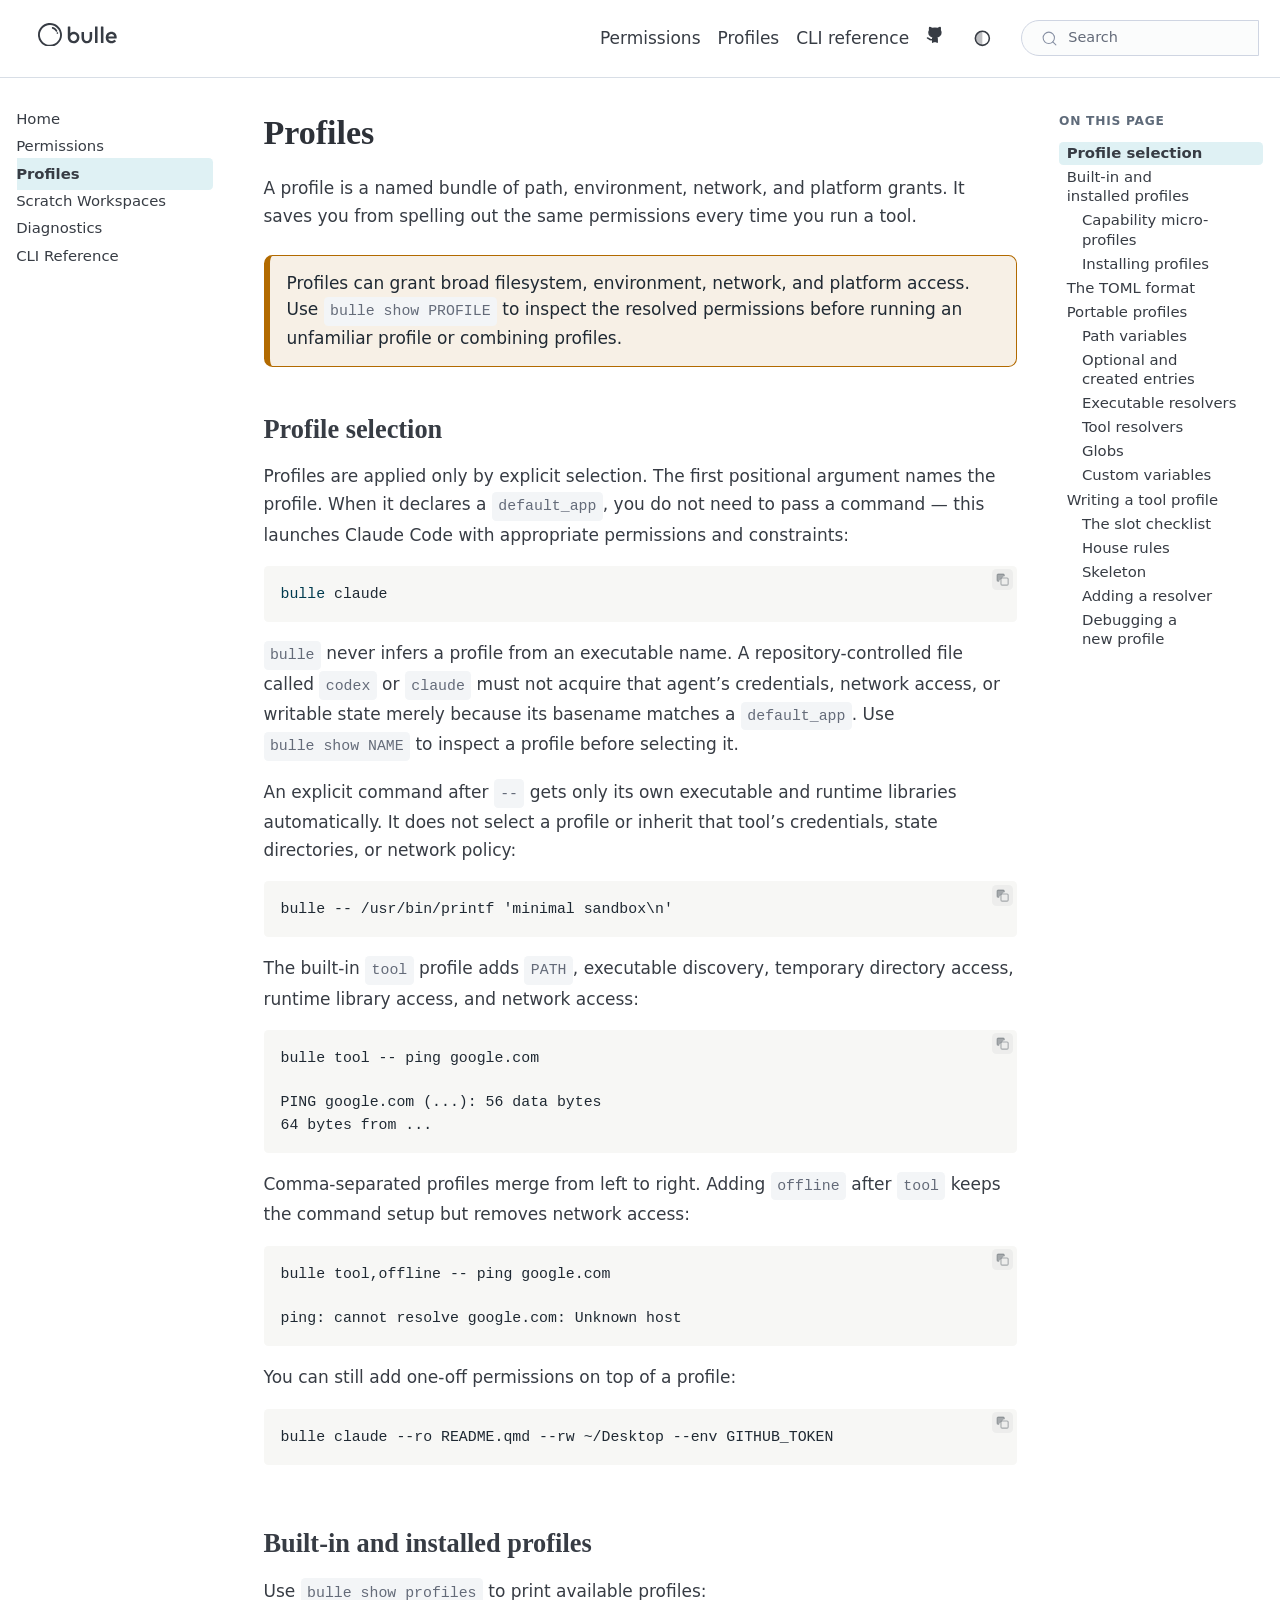
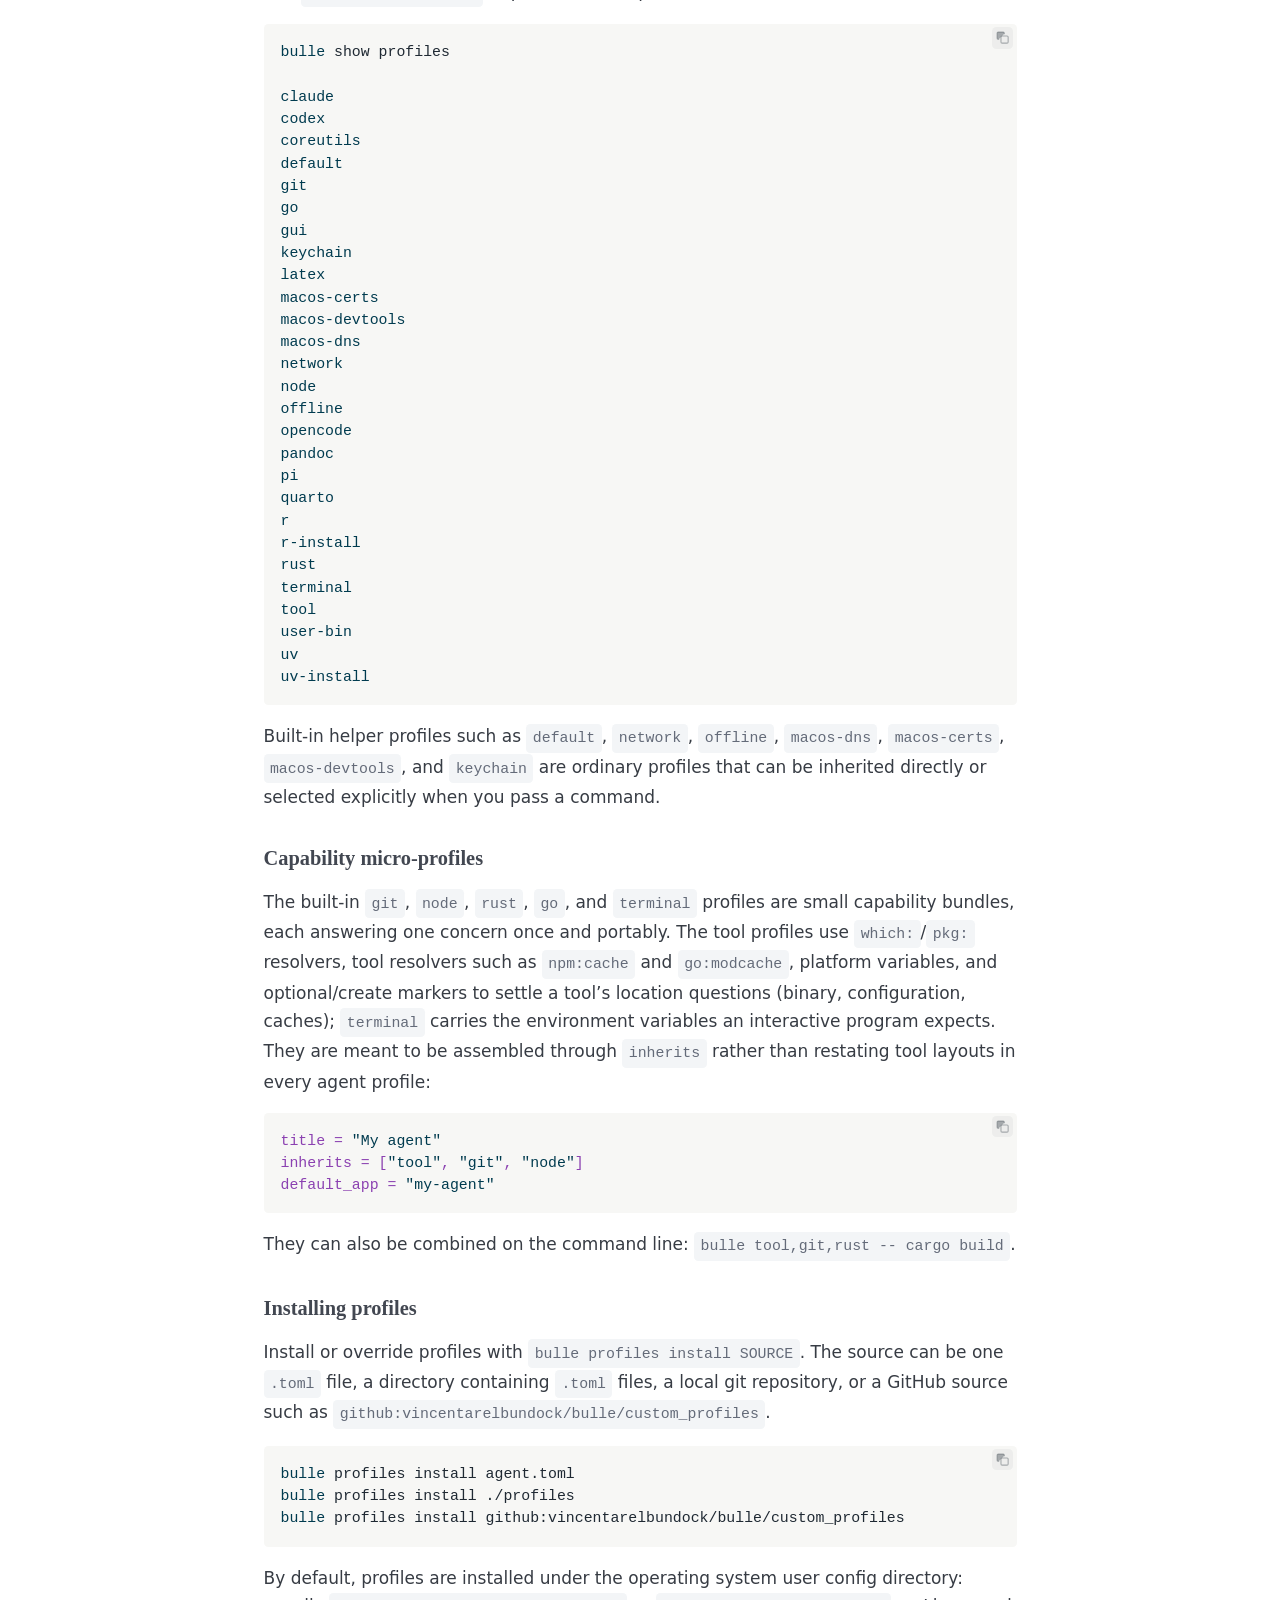
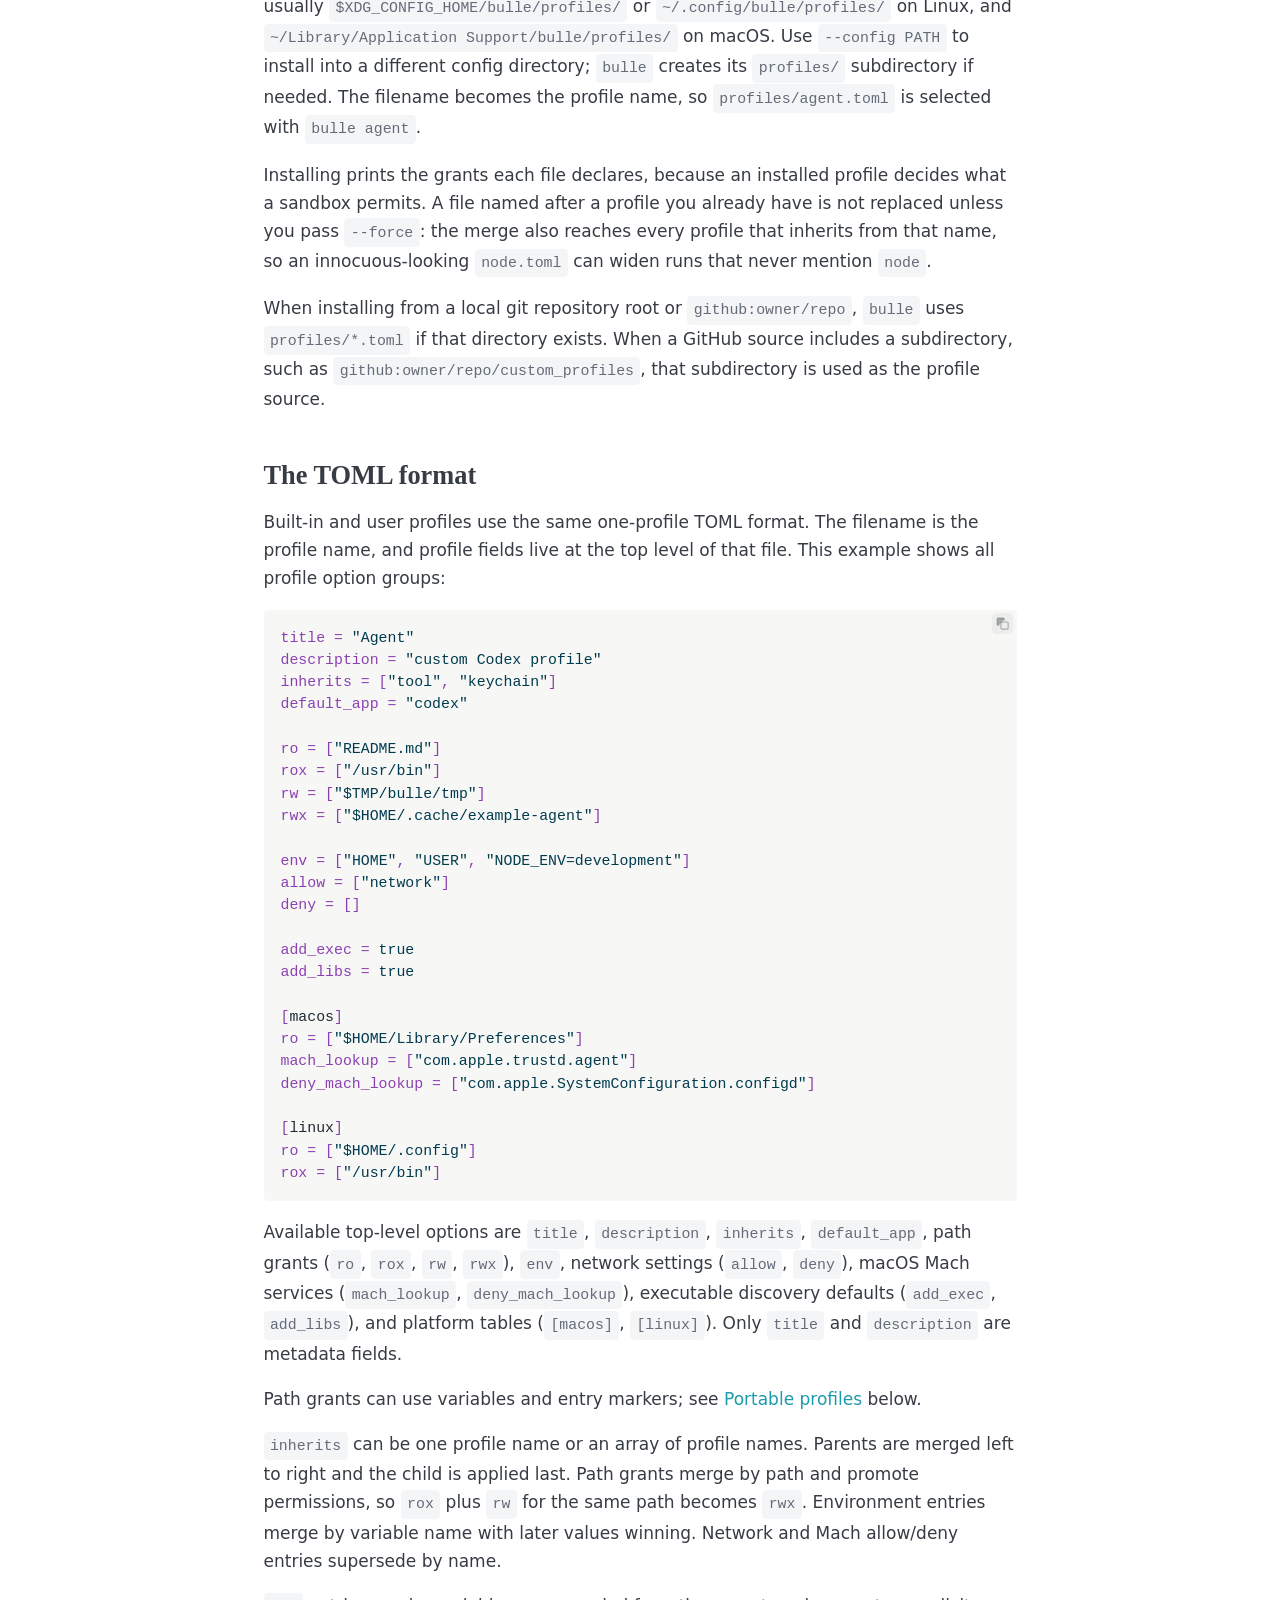
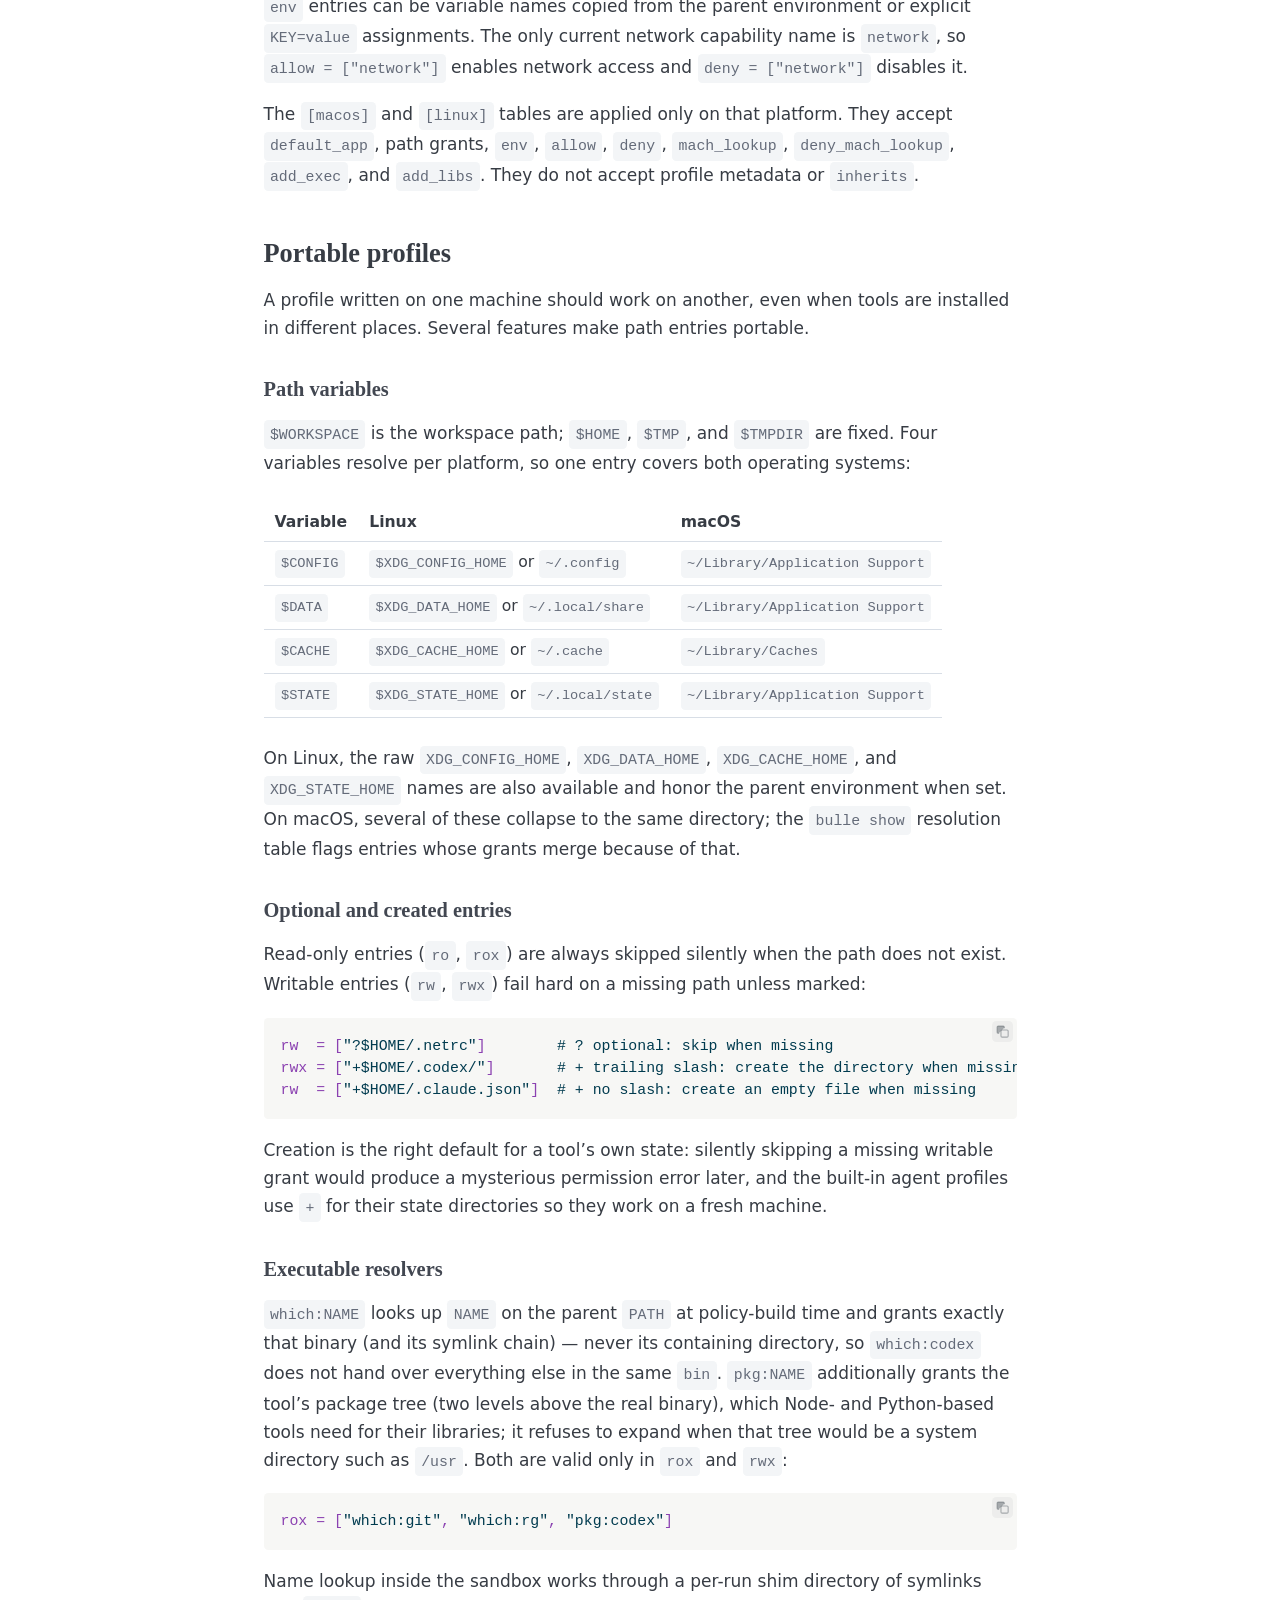
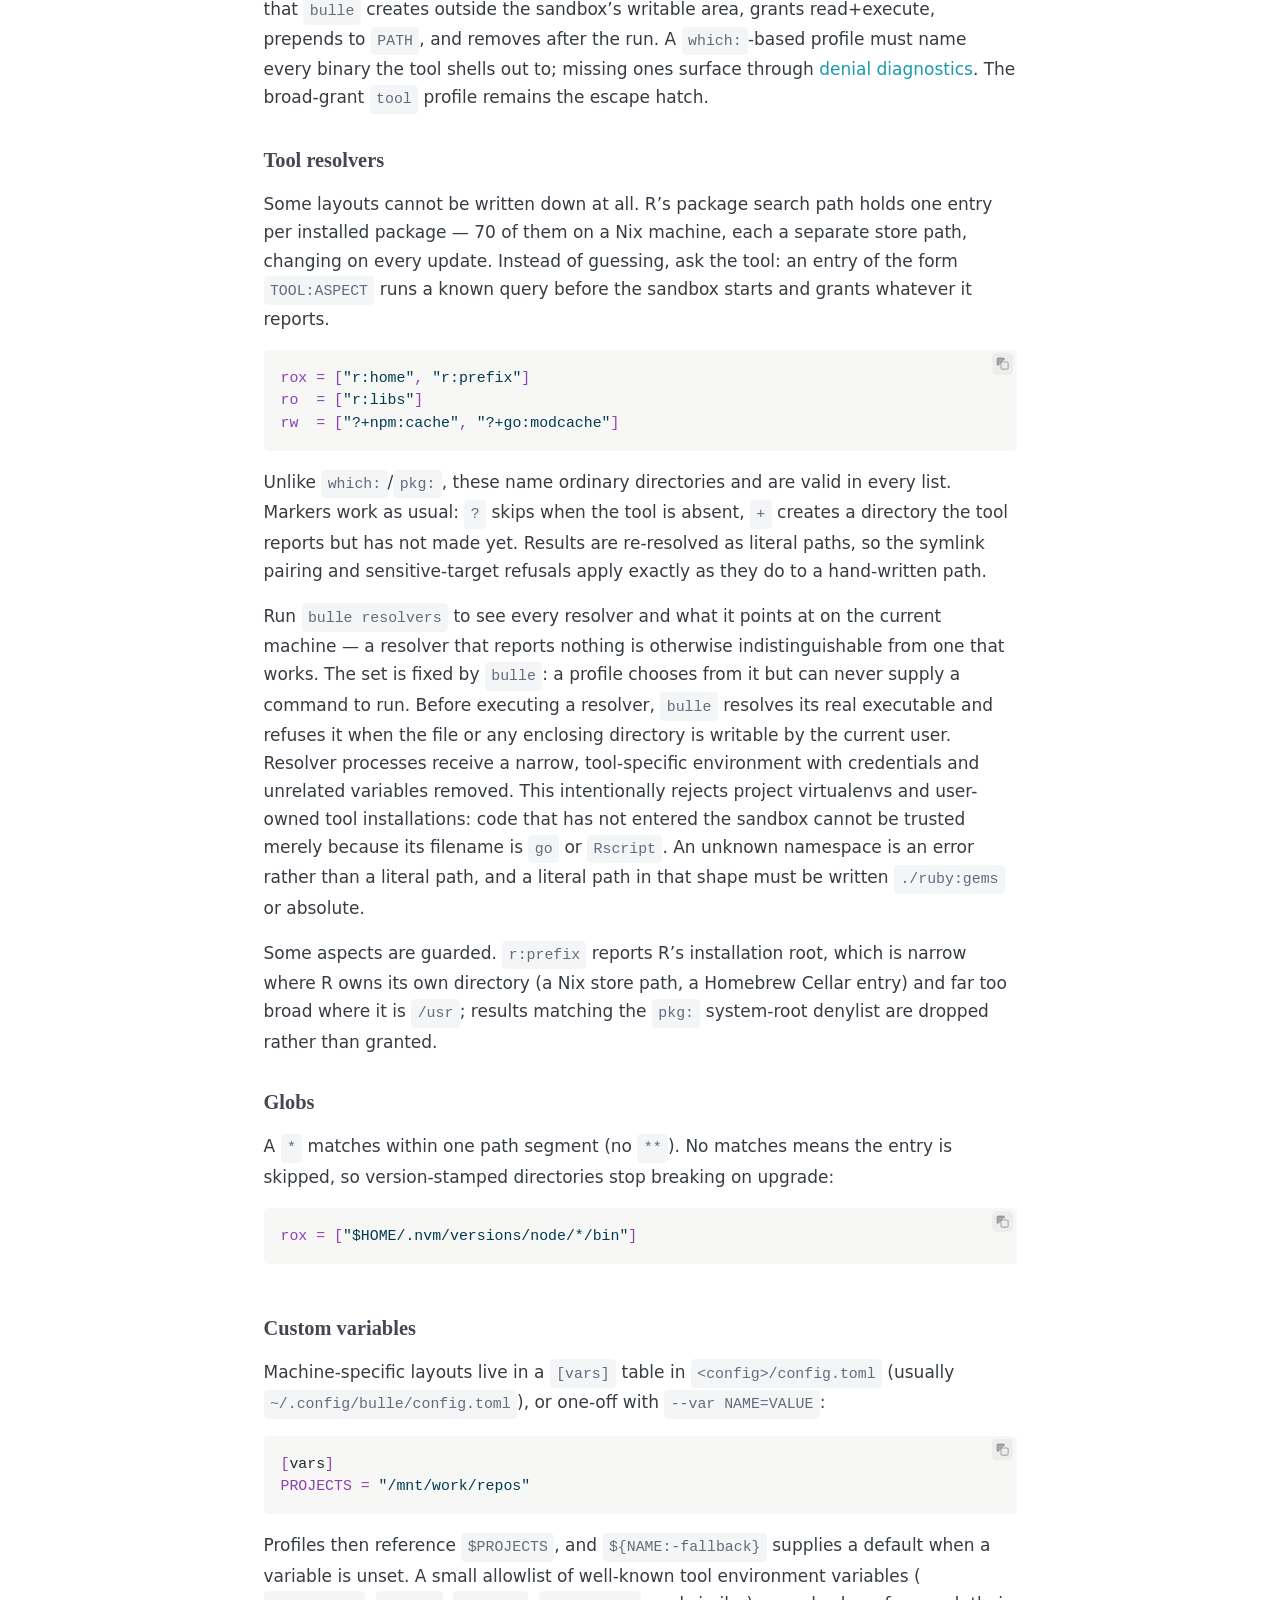
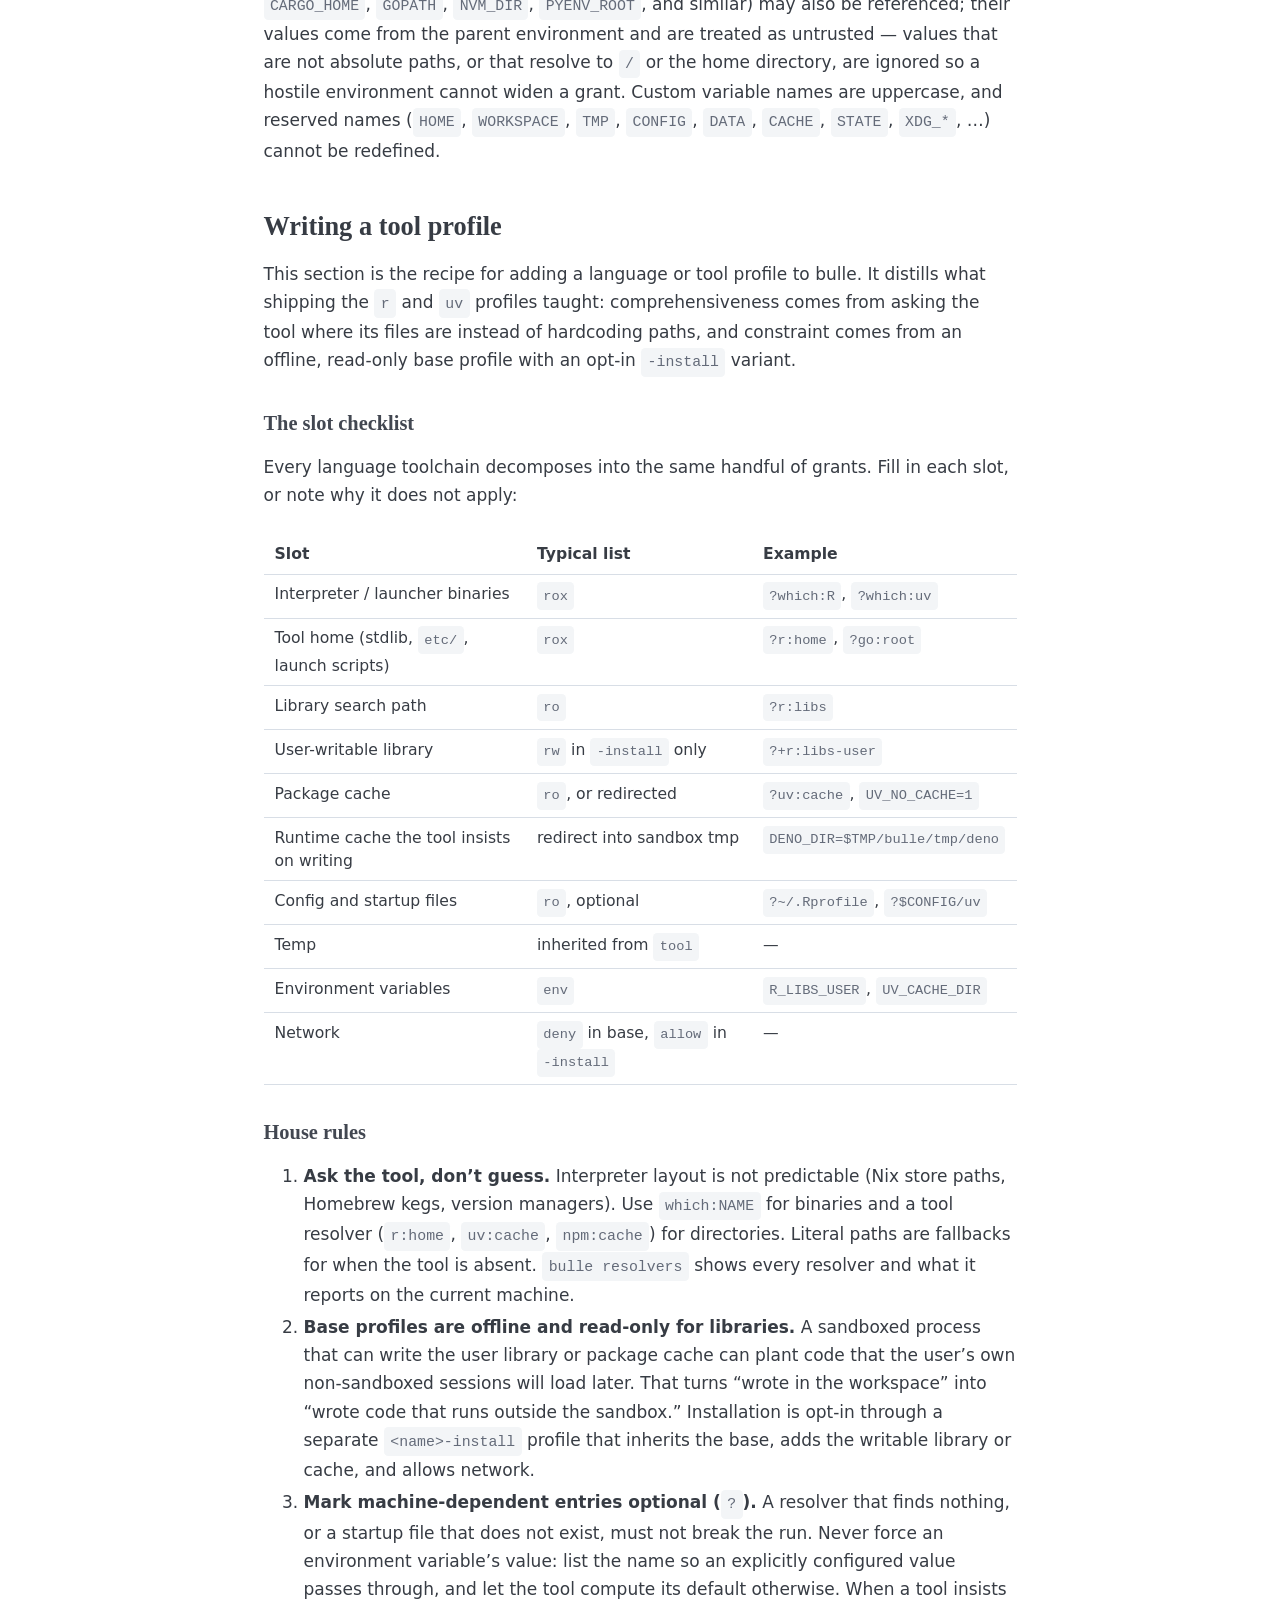
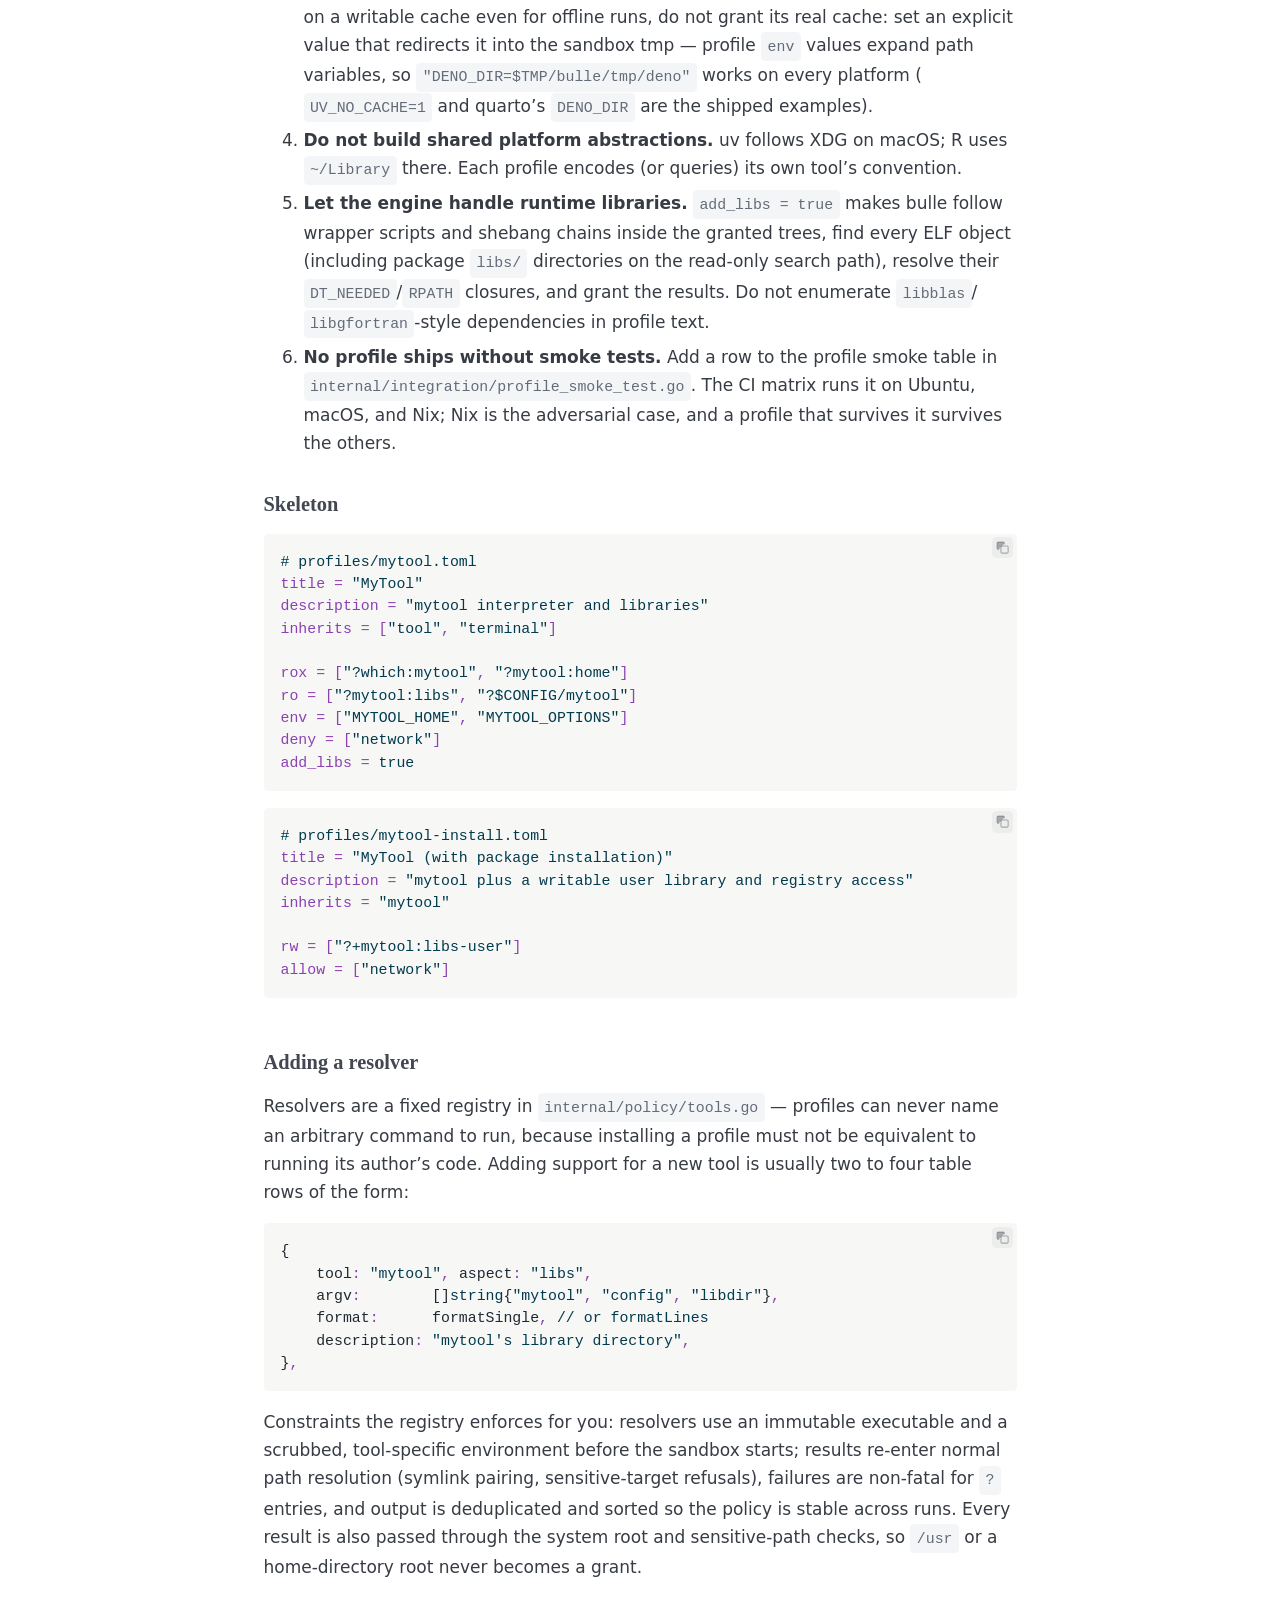
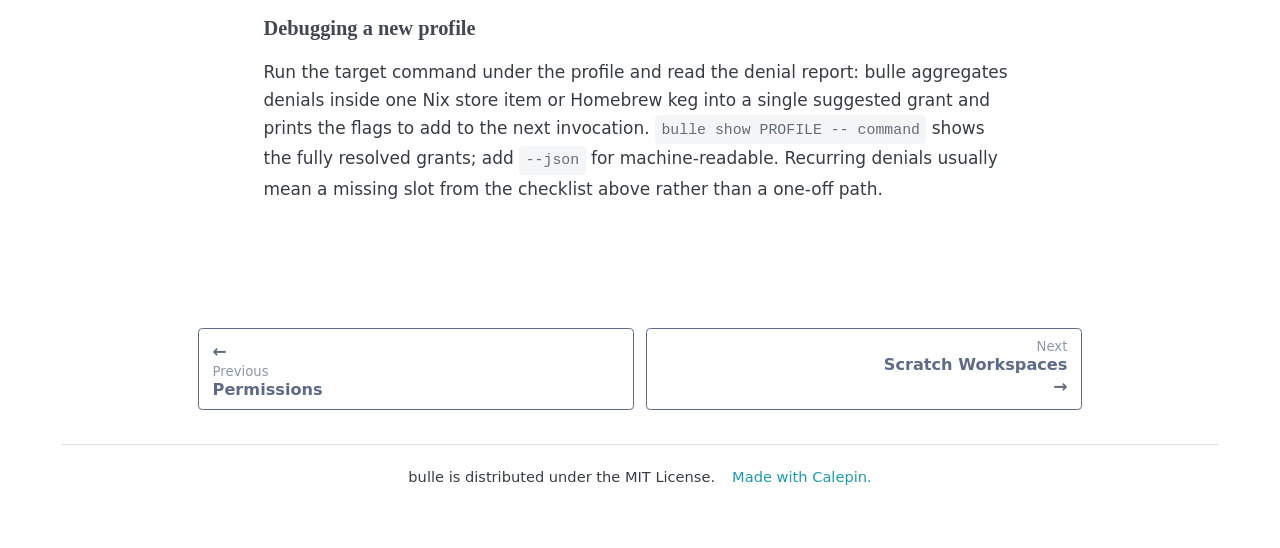
<file: docs/profiles.html>
<!DOCTYPE html><html lang="en"><head><meta charset="utf-8"><meta name="viewport" content="width=device-width, initial-scale=1"><title>Profiles</title>
    
    
    
    <meta name="description" content="Named bundles of permissions: explicit selection, the TOML format, portable path entries, and how to write your own.">
    <meta property="og:description" content="Named bundles of permissions: explicit selection, the TOML format, portable path entries, and how to write your own.">
    <meta name="twitter:description" content="Named bundles of permissions: explicit selection, the TOML format, portable path entries, and how to write your own.">
    
    
    
    <meta property="og:site_name" content="bulle">
    
    
    
    
    
    
    <meta property="og:title" content="Profiles | bulle">
    <meta name="twitter:title" content="Profiles | bulle">
    
    
    <meta property="og:type" content="article">
    
    <meta name="twitter:card" content="summary">
    
    
    <link rel="canonical" href="https://vincentarelbundock.github.io/bulle/profiles.html">
    <meta property="og:url" content="https://vincentarelbundock.github.io/bulle/profiles.html">
    
    
    <link rel="icon" href="assets/favicon.png">
    
    
    <meta name="color-scheme" content="light dark">
    
    
      
    
      
    
      
    
      
    
      
    
      
    <script
      data-calepin-theme-storage-key="calepin-website-theme"
      data-calepin-theme-param="theme">
(() => {
  "use strict";

  const currentScript = document.currentScript;
  const storageKey = currentScript?.dataset?.calepinThemeStorageKey || "calepin-website-theme";
  const param = currentScript?.dataset?.calepinThemeParam || "theme";
  const normalize = (value) => (value === "light" || value === "dark" ? value : "");
  const root = document.documentElement;
  const media = window.matchMedia ? window.matchMedia("(prefers-color-scheme: dark)") : null;
  const systemTheme = () => (media && media.matches ? "dark" : "light");

  let mode = "";
  if (param) {
    try {
      mode = normalize(new URL(window.location.href).searchParams.get(param) || "");
    } catch {
      mode = "";
    }
  }

  if (!mode) {
    try {
      mode = normalize(localStorage.getItem(storageKey) || "");
    } catch {
      mode = "";
    }
  }

  const theme = mode || systemTheme();
  root.dataset.calepinThemeMode = mode;
  root.dataset.theme = theme;
  root.style.colorScheme = theme;
})();

    </script>
      
    
      
    

    <style>
@charset "UTF-8";/*!
 * Pico CSS ✨ v2.1.1 (https://picocss.com)
 * Copyright 2019-2025 - Licensed under MIT
 */:host,:root{--pico-font-family-emoji:"Apple Color Emoji","Segoe UI Emoji","Segoe UI Symbol","Noto Color Emoji";--pico-font-family-sans-serif:system-ui,"Segoe UI",Roboto,Oxygen,Ubuntu,Cantarell,Helvetica,Arial,"Helvetica Neue",sans-serif,var(--pico-font-family-emoji);--pico-font-family-monospace:ui-monospace,SFMono-Regular,"SF Mono",Menlo,Consolas,"Liberation Mono",monospace,var(--pico-font-family-emoji);--pico-font-family:var(--pico-font-family-sans-serif);--pico-line-height:1.5;--pico-font-weight:400;--pico-font-size:100%;--pico-text-underline-offset:0.1rem;--pico-border-radius:0.25rem;--pico-border-width:0.0625rem;--pico-outline-width:0.125rem;--pico-transition:0.2s ease-in-out;--pico-spacing:1rem;--pico-typography-spacing-vertical:1rem;--pico-block-spacing-vertical:var(--pico-spacing);--pico-block-spacing-horizontal:var(--pico-spacing);--pico-grid-column-gap:var(--pico-spacing);--pico-grid-row-gap:var(--pico-spacing);--pico-form-element-spacing-vertical:0.75rem;--pico-form-element-spacing-horizontal:1rem;--pico-group-box-shadow:0 0 0 rgba(0, 0, 0, 0);--pico-group-box-shadow-focus-with-button:0 0 0 var(--pico-outline-width) var(--pico-primary-focus);--pico-group-box-shadow-focus-with-input:0 0 0 0.0625rem var(--pico-form-element-border-color);--pico-modal-overlay-backdrop-filter:blur(0.375rem);--pico-nav-element-spacing-vertical:1rem;--pico-nav-element-spacing-horizontal:0.5rem;--pico-nav-link-spacing-vertical:0.5rem;--pico-nav-link-spacing-horizontal:0.5rem;--pico-nav-breadcrumb-divider:">";--pico-icon-checkbox:url("data:image/svg+xml,%3Csvg xmlns='http://www.w3.org/2000/svg' width='24' height='24' viewBox='0 0 24 24' fill='none' stroke='rgb(255, 255, 255)' stroke-width='4' stroke-linecap='round' stroke-linejoin='round'%3E%3Cpolyline points='20 6 9 17 4 12'%3E%3C/polyline%3E%3C/svg%3E");--pico-icon-minus:url("data:image/svg+xml,%3Csvg xmlns='http://www.w3.org/2000/svg' width='24' height='24' viewBox='0 0 24 24' fill='none' stroke='rgb(255, 255, 255)' stroke-width='4' stroke-linecap='round' stroke-linejoin='round'%3E%3Cline x1='5' y1='12' x2='19' y2='12'%3E%3C/line%3E%3C/svg%3E");--pico-icon-chevron:url("data:image/svg+xml,%3Csvg xmlns='http://www.w3.org/2000/svg' width='24' height='24' viewBox='0 0 24 24' fill='none' stroke='rgb(136, 145, 164)' stroke-width='2' stroke-linecap='round' stroke-linejoin='round'%3E%3Cpolyline points='6 9 12 15 18 9'%3E%3C/polyline%3E%3C/svg%3E");--pico-icon-date:url("data:image/svg+xml,%3Csvg xmlns='http://www.w3.org/2000/svg' width='24' height='24' viewBox='0 0 24 24' fill='none' stroke='rgb(136, 145, 164)' stroke-width='2' stroke-linecap='round' stroke-linejoin='round'%3E%3Crect x='3' y='4' width='18' height='18' rx='2' ry='2'%3E%3C/rect%3E%3Cline x1='16' y1='2' x2='16' y2='6'%3E%3C/line%3E%3Cline x1='8' y1='2' x2='8' y2='6'%3E%3C/line%3E%3Cline x1='3' y1='10' x2='21' y2='10'%3E%3C/line%3E%3C/svg%3E");--pico-icon-time:url("data:image/svg+xml,%3Csvg xmlns='http://www.w3.org/2000/svg' width='24' height='24' viewBox='0 0 24 24' fill='none' stroke='rgb(136, 145, 164)' stroke-width='2' stroke-linecap='round' stroke-linejoin='round'%3E%3Ccircle cx='12' cy='12' r='10'%3E%3C/circle%3E%3Cpolyline points='12 6 12 12 16 14'%3E%3C/polyline%3E%3C/svg%3E");--pico-icon-search:url("data:image/svg+xml,%3Csvg xmlns='http://www.w3.org/2000/svg' width='24' height='24' viewBox='0 0 24 24' fill='none' stroke='rgb(136, 145, 164)' stroke-width='1.5' stroke-linecap='round' stroke-linejoin='round'%3E%3Ccircle cx='11' cy='11' r='8'%3E%3C/circle%3E%3Cline x1='21' y1='21' x2='16.65' y2='16.65'%3E%3C/line%3E%3C/svg%3E");--pico-icon-close:url("data:image/svg+xml,%3Csvg xmlns='http://www.w3.org/2000/svg' width='24' height='24' viewBox='0 0 24 24' fill='none' stroke='rgb(136, 145, 164)' stroke-width='3' stroke-linecap='round' stroke-linejoin='round'%3E%3Cline x1='18' y1='6' x2='6' y2='18'%3E%3C/line%3E%3Cline x1='6' y1='6' x2='18' y2='18'%3E%3C/line%3E%3C/svg%3E");--pico-icon-loading:url("data:image/svg+xml,%3Csvg fill='none' height='24' width='24' viewBox='0 0 24 24' xmlns='http://www.w3.org/2000/svg' %3E%3Cstyle%3E g %7B animation: rotate 2s linear infinite; transform-origin: center center; %7D circle %7B stroke-dasharray: 75,100; stroke-dashoffset: -5; animation: dash 1.5s ease-in-out infinite; stroke-linecap: round; %7D @keyframes rotate %7B 0%25 %7B transform: rotate(0deg); %7D 100%25 %7B transform: rotate(360deg); %7D %7D @keyframes dash %7B 0%25 %7B stroke-dasharray: 1,100; stroke-dashoffset: 0; %7D 50%25 %7B stroke-dasharray: 44.5,100; stroke-dashoffset: -17.5; %7D 100%25 %7B stroke-dasharray: 44.5,100; stroke-dashoffset: -62; %7D %7D %3C/style%3E%3Cg%3E%3Ccircle cx='12' cy='12' r='10' fill='none' stroke='rgb(136, 145, 164)' stroke-width='4' /%3E%3C/g%3E%3C/svg%3E")}@media (min-width:576px){:host,:root{--pico-font-size:106.25%}}@media (min-width:768px){:host,:root{--pico-font-size:112.5%}}@media (min-width:1024px){:host,:root{--pico-font-size:118.75%}}@media (min-width:1280px){:host,:root{--pico-font-size:125%}}@media (min-width:1536px){:host,:root{--pico-font-size:131.25%}}a{--pico-text-decoration:underline}a.contrast,a.secondary{--pico-text-decoration:underline}small{--pico-font-size:0.875em}h1,h2,h3,h4,h5,h6{--pico-font-weight:700}h1{--pico-font-size:2rem;--pico-line-height:1.125;--pico-typography-spacing-top:3rem}h2{--pico-font-size:1.75rem;--pico-line-height:1.15;--pico-typography-spacing-top:2.625rem}h3{--pico-font-size:1.5rem;--pico-line-height:1.175;--pico-typography-spacing-top:2.25rem}h4{--pico-font-size:1.25rem;--pico-line-height:1.2;--pico-typography-spacing-top:1.874rem}h5{--pico-font-size:1.125rem;--pico-line-height:1.225;--pico-typography-spacing-top:1.6875rem}h6{--pico-font-size:1rem;--pico-line-height:1.25;--pico-typography-spacing-top:1.5rem}tfoot td,tfoot th,thead td,thead th{--pico-font-weight:600;--pico-border-width:0.1875rem}code,kbd,pre,samp{--pico-font-family:var(--pico-font-family-monospace)}kbd{--pico-font-weight:bolder}:where(select,textarea),input:not([type=submit],[type=button],[type=reset],[type=checkbox],[type=radio],[type=file]){--pico-outline-width:0.0625rem}[type=search]{--pico-border-radius:5rem}[type=checkbox],[type=radio]{--pico-border-width:0.125rem}[type=checkbox][role=switch]{--pico-border-width:0.1875rem}details.dropdown summary:not([role=button]){--pico-outline-width:0.0625rem}nav details.dropdown summary:focus-visible{--pico-outline-width:0.125rem}[role=search]{--pico-border-radius:5rem}[role=group]:has(button.secondary:focus,[type=submit].secondary:focus,[type=button].secondary:focus,[role=button].secondary:focus),[role=search]:has(button.secondary:focus,[type=submit].secondary:focus,[type=button].secondary:focus,[role=button].secondary:focus){--pico-group-box-shadow-focus-with-button:0 0 0 var(--pico-outline-width) var(--pico-secondary-focus)}[role=group]:has(button.contrast:focus,[type=submit].contrast:focus,[type=button].contrast:focus,[role=button].contrast:focus),[role=search]:has(button.contrast:focus,[type=submit].contrast:focus,[type=button].contrast:focus,[role=button].contrast:focus){--pico-group-box-shadow-focus-with-button:0 0 0 var(--pico-outline-width) var(--pico-contrast-focus)}[role=group] [role=button],[role=group] [type=button],[role=group] [type=submit],[role=group] button,[role=search] [role=button],[role=search] [type=button],[role=search] [type=submit],[role=search] button{--pico-form-element-spacing-horizontal:2rem}details summary[role=button]:not(.outline)::after{filter:brightness(0) invert(1)}[aria-busy=true]:not(input,select,textarea):is(button,[type=submit],[type=button],[type=reset],[role=button]):not(.outline)::before{filter:brightness(0) invert(1)}:host(:not([data-theme=dark])),:root:not([data-theme=dark]),[data-theme=light]{color-scheme:light;--pico-background-color:#fff;--pico-color:#373c44;--pico-text-selection-color:rgba(2, 154, 232, 0.25);--pico-muted-color:#646b79;--pico-muted-border-color:rgb(231, 234, 239.5);--pico-primary:#0172ad;--pico-primary-background:#0172ad;--pico-primary-border:var(--pico-primary-background);--pico-primary-underline:rgba(1, 114, 173, 0.5);--pico-primary-hover:#015887;--pico-primary-hover-background:#02659a;--pico-primary-hover-border:var(--pico-primary-hover-background);--pico-primary-hover-underline:var(--pico-primary-hover);--pico-primary-focus:rgba(2, 154, 232, 0.5);--pico-primary-inverse:#fff;--pico-secondary:#5d6b89;--pico-secondary-background:#525f7a;--pico-secondary-border:var(--pico-secondary-background);--pico-secondary-underline:rgba(93, 107, 137, 0.5);--pico-secondary-hover:#48536b;--pico-secondary-hover-background:#48536b;--pico-secondary-hover-border:var(--pico-secondary-hover-background);--pico-secondary-hover-underline:var(--pico-secondary-hover);--pico-secondary-focus:rgba(93, 107, 137, 0.25);--pico-secondary-inverse:#fff;--pico-contrast:#181c25;--pico-contrast-background:#181c25;--pico-contrast-border:var(--pico-contrast-background);--pico-contrast-underline:rgba(24, 28, 37, 0.5);--pico-contrast-hover:#000;--pico-contrast-hover-background:#000;--pico-contrast-hover-border:var(--pico-contrast-hover-background);--pico-contrast-hover-underline:var(--pico-secondary-hover);--pico-contrast-focus:rgba(93, 107, 137, 0.25);--pico-contrast-inverse:#fff;--pico-box-shadow:0.0145rem 0.029rem 0.174rem rgba(129, 145, 181, 0.01698),0.0335rem 0.067rem 0.402rem rgba(129, 145, 181, 0.024),0.0625rem 0.125rem 0.75rem rgba(129, 145, 181, 0.03),0.1125rem 0.225rem 1.35rem rgba(129, 145, 181, 0.036),0.2085rem 0.417rem 2.502rem rgba(129, 145, 181, 0.04302),0.5rem 1rem 6rem rgba(129, 145, 181, 0.06),0 0 0 0.0625rem rgba(129, 145, 181, 0.015);--pico-h1-color:#2d3138;--pico-h2-color:#373c44;--pico-h3-color:#424751;--pico-h4-color:#4d535e;--pico-h5-color:#5c6370;--pico-h6-color:#646b79;--pico-mark-background-color:rgb(252.5, 230.5, 191.5);--pico-mark-color:#0f1114;--pico-ins-color:rgb(28.5, 105.5, 84);--pico-del-color:rgb(136, 56.5, 53);--pico-blockquote-border-color:var(--pico-muted-border-color);--pico-blockquote-footer-color:var(--pico-muted-color);--pico-button-box-shadow:0 0 0 rgba(0, 0, 0, 0);--pico-button-hover-box-shadow:0 0 0 rgba(0, 0, 0, 0);--pico-table-border-color:var(--pico-muted-border-color);--pico-table-row-stripped-background-color:rgba(111, 120, 135, 0.0375);--pico-code-background-color:rgb(243, 244.5, 246.75);--pico-code-color:#646b79;--pico-code-kbd-background-color:var(--pico-color);--pico-code-kbd-color:var(--pico-background-color);--pico-form-element-background-color:rgb(251, 251.5, 252.25);--pico-form-element-selected-background-color:#dfe3eb;--pico-form-element-border-color:#cfd5e2;--pico-form-element-color:#23262c;--pico-form-element-placeholder-color:var(--pico-muted-color);--pico-form-element-active-background-color:#fff;--pico-form-element-active-border-color:var(--pico-primary-border);--pico-form-element-focus-color:var(--pico-primary-border);--pico-form-element-disabled-opacity:0.5;--pico-form-element-invalid-border-color:rgb(183.5, 105.5, 106.5);--pico-form-element-invalid-active-border-color:rgb(200.25, 79.25, 72.25);--pico-form-element-invalid-focus-color:var(--pico-form-element-invalid-active-border-color);--pico-form-element-valid-border-color:rgb(76, 154.5, 137.5);--pico-form-element-valid-active-border-color:rgb(39, 152.75, 118.75);--pico-form-element-valid-focus-color:var(--pico-form-element-valid-active-border-color);--pico-switch-background-color:#bfc7d9;--pico-switch-checked-background-color:var(--pico-primary-background);--pico-switch-color:#fff;--pico-switch-thumb-box-shadow:0 0 0 rgba(0, 0, 0, 0);--pico-range-border-color:#dfe3eb;--pico-range-active-border-color:#bfc7d9;--pico-range-thumb-border-color:var(--pico-background-color);--pico-range-thumb-color:var(--pico-secondary-background);--pico-range-thumb-active-color:var(--pico-primary-background);--pico-accordion-border-color:var(--pico-muted-border-color);--pico-accordion-active-summary-color:var(--pico-primary-hover);--pico-accordion-close-summary-color:var(--pico-color);--pico-accordion-open-summary-color:var(--pico-muted-color);--pico-card-background-color:var(--pico-background-color);--pico-card-border-color:var(--pico-muted-border-color);--pico-card-box-shadow:var(--pico-box-shadow);--pico-card-sectioning-background-color:rgb(251, 251.5, 252.25);--pico-dropdown-background-color:#fff;--pico-dropdown-border-color:#eff1f4;--pico-dropdown-box-shadow:var(--pico-box-shadow);--pico-dropdown-color:var(--pico-color);--pico-dropdown-hover-background-color:#eff1f4;--pico-loading-spinner-opacity:0.5;--pico-modal-overlay-background-color:rgba(232, 234, 237, 0.75);--pico-progress-background-color:#dfe3eb;--pico-progress-color:var(--pico-primary-background);--pico-tooltip-background-color:var(--pico-contrast-background);--pico-tooltip-color:var(--pico-contrast-inverse);--pico-icon-valid:url("data:image/svg+xml,%3Csvg xmlns='http://www.w3.org/2000/svg' width='24' height='24' viewBox='0 0 24 24' fill='none' stroke='rgb(76, 154.5, 137.5)' stroke-width='2' stroke-linecap='round' stroke-linejoin='round'%3E%3Cpolyline points='20 6 9 17 4 12'%3E%3C/polyline%3E%3C/svg%3E");--pico-icon-invalid:url("data:image/svg+xml,%3Csvg xmlns='http://www.w3.org/2000/svg' width='24' height='24' viewBox='0 0 24 24' fill='none' stroke='rgb(200.25, 79.25, 72.25)' stroke-width='2' stroke-linecap='round' stroke-linejoin='round'%3E%3Ccircle cx='12' cy='12' r='10'%3E%3C/circle%3E%3Cline x1='12' y1='8' x2='12' y2='12'%3E%3C/line%3E%3Cline x1='12' y1='16' x2='12.01' y2='16'%3E%3C/line%3E%3C/svg%3E")}:host(:not([data-theme=dark])) input:is([type=submit],[type=button],[type=reset],[type=checkbox],[type=radio],[type=file]),:root:not([data-theme=dark]) input:is([type=submit],[type=button],[type=reset],[type=checkbox],[type=radio],[type=file]),[data-theme=light] input:is([type=submit],[type=button],[type=reset],[type=checkbox],[type=radio],[type=file]){--pico-form-element-focus-color:var(--pico-primary-focus)}@media only screen and (prefers-color-scheme:dark){:host(:not([data-theme])),:root:not([data-theme]){color-scheme:dark;--pico-background-color:rgb(19, 22.5, 30.5);--pico-color:#c2c7d0;--pico-text-selection-color:rgba(1, 170, 255, 0.1875);--pico-muted-color:#7b8495;--pico-muted-border-color:#202632;--pico-primary:#01aaff;--pico-primary-background:#0172ad;--pico-primary-border:var(--pico-primary-background);--pico-primary-underline:rgba(1, 170, 255, 0.5);--pico-primary-hover:#79c0ff;--pico-primary-hover-background:#017fc0;--pico-primary-hover-border:var(--pico-primary-hover-background);--pico-primary-hover-underline:var(--pico-primary-hover);--pico-primary-focus:rgba(1, 170, 255, 0.375);--pico-primary-inverse:#fff;--pico-secondary:#969eaf;--pico-secondary-background:#525f7a;--pico-secondary-border:var(--pico-secondary-background);--pico-secondary-underline:rgba(150, 158, 175, 0.5);--pico-secondary-hover:#b3b9c5;--pico-secondary-hover-background:#5d6b89;--pico-secondary-hover-border:var(--pico-secondary-hover-background);--pico-secondary-hover-underline:var(--pico-secondary-hover);--pico-secondary-focus:rgba(144, 158, 190, 0.25);--pico-secondary-inverse:#fff;--pico-contrast:#dfe3eb;--pico-contrast-background:#eff1f4;--pico-contrast-border:var(--pico-contrast-background);--pico-contrast-underline:rgba(223, 227, 235, 0.5);--pico-contrast-hover:#fff;--pico-contrast-hover-background:#fff;--pico-contrast-hover-border:var(--pico-contrast-hover-background);--pico-contrast-hover-underline:var(--pico-contrast-hover);--pico-contrast-focus:rgba(207, 213, 226, 0.25);--pico-contrast-inverse:#000;--pico-box-shadow:0.0145rem 0.029rem 0.174rem rgba(7, 8.5, 12, 0.01698),0.0335rem 0.067rem 0.402rem rgba(7, 8.5, 12, 0.024),0.0625rem 0.125rem 0.75rem rgba(7, 8.5, 12, 0.03),0.1125rem 0.225rem 1.35rem rgba(7, 8.5, 12, 0.036),0.2085rem 0.417rem 2.502rem rgba(7, 8.5, 12, 0.04302),0.5rem 1rem 6rem rgba(7, 8.5, 12, 0.06),0 0 0 0.0625rem rgba(7, 8.5, 12, 0.015);--pico-h1-color:#f0f1f3;--pico-h2-color:#e0e3e7;--pico-h3-color:#c2c7d0;--pico-h4-color:#b3b9c5;--pico-h5-color:#a4acba;--pico-h6-color:#8891a4;--pico-mark-background-color:#014063;--pico-mark-color:#fff;--pico-ins-color:#62af9a;--pico-del-color:rgb(205.5, 126, 123);--pico-blockquote-border-color:var(--pico-muted-border-color);--pico-blockquote-footer-color:var(--pico-muted-color);--pico-button-box-shadow:0 0 0 rgba(0, 0, 0, 0);--pico-button-hover-box-shadow:0 0 0 rgba(0, 0, 0, 0);--pico-table-border-color:var(--pico-muted-border-color);--pico-table-row-stripped-background-color:rgba(111, 120, 135, 0.0375);--pico-code-background-color:rgb(26, 30.5, 40.25);--pico-code-color:#8891a4;--pico-code-kbd-background-color:var(--pico-color);--pico-code-kbd-color:var(--pico-background-color);--pico-form-element-background-color:rgb(28, 33, 43.5);--pico-form-element-selected-background-color:#2a3140;--pico-form-element-border-color:#2a3140;--pico-form-element-color:#e0e3e7;--pico-form-element-placeholder-color:#8891a4;--pico-form-element-active-background-color:rgb(26, 30.5, 40.25);--pico-form-element-active-border-color:var(--pico-primary-border);--pico-form-element-focus-color:var(--pico-primary-border);--pico-form-element-disabled-opacity:0.5;--pico-form-element-invalid-border-color:rgb(149.5, 74, 80);--pico-form-element-invalid-active-border-color:rgb(183.25, 63.5, 59);--pico-form-element-invalid-focus-color:var(--pico-form-element-invalid-active-border-color);--pico-form-element-valid-border-color:#2a7b6f;--pico-form-element-valid-active-border-color:rgb(22, 137, 105.5);--pico-form-element-valid-focus-color:var(--pico-form-element-valid-active-border-color);--pico-switch-background-color:#333c4e;--pico-switch-checked-background-color:var(--pico-primary-background);--pico-switch-color:#fff;--pico-switch-thumb-box-shadow:0 0 0 rgba(0, 0, 0, 0);--pico-range-border-color:#202632;--pico-range-active-border-color:#2a3140;--pico-range-thumb-border-color:var(--pico-background-color);--pico-range-thumb-color:var(--pico-secondary-background);--pico-range-thumb-active-color:var(--pico-primary-background);--pico-accordion-border-color:var(--pico-muted-border-color);--pico-accordion-active-summary-color:var(--pico-primary-hover);--pico-accordion-close-summary-color:var(--pico-color);--pico-accordion-open-summary-color:var(--pico-muted-color);--pico-card-background-color:#181c25;--pico-card-border-color:var(--pico-card-background-color);--pico-card-box-shadow:var(--pico-box-shadow);--pico-card-sectioning-background-color:rgb(26, 30.5, 40.25);--pico-dropdown-background-color:#181c25;--pico-dropdown-border-color:#202632;--pico-dropdown-box-shadow:var(--pico-box-shadow);--pico-dropdown-color:var(--pico-color);--pico-dropdown-hover-background-color:#202632;--pico-loading-spinner-opacity:0.5;--pico-modal-overlay-background-color:rgba(7.5, 8.5, 10, 0.75);--pico-progress-background-color:#202632;--pico-progress-color:var(--pico-primary-background);--pico-tooltip-background-color:var(--pico-contrast-background);--pico-tooltip-color:var(--pico-contrast-inverse);--pico-icon-valid:url("data:image/svg+xml,%3Csvg xmlns='http://www.w3.org/2000/svg' width='24' height='24' viewBox='0 0 24 24' fill='none' stroke='rgb(42, 123, 111)' stroke-width='2' stroke-linecap='round' stroke-linejoin='round'%3E%3Cpolyline points='20 6 9 17 4 12'%3E%3C/polyline%3E%3C/svg%3E");--pico-icon-invalid:url("data:image/svg+xml,%3Csvg xmlns='http://www.w3.org/2000/svg' width='24' height='24' viewBox='0 0 24 24' fill='none' stroke='rgb(149.5, 74, 80)' stroke-width='2' stroke-linecap='round' stroke-linejoin='round'%3E%3Ccircle cx='12' cy='12' r='10'%3E%3C/circle%3E%3Cline x1='12' y1='8' x2='12' y2='12'%3E%3C/line%3E%3Cline x1='12' y1='16' x2='12.01' y2='16'%3E%3C/line%3E%3C/svg%3E")}:host(:not([data-theme])) input:is([type=submit],[type=button],[type=reset],[type=checkbox],[type=radio],[type=file]),:root:not([data-theme]) input:is([type=submit],[type=button],[type=reset],[type=checkbox],[type=radio],[type=file]){--pico-form-element-focus-color:var(--pico-primary-focus)}:host(:not([data-theme])) details summary[role=button].contrast:not(.outline)::after,:root:not([data-theme]) details summary[role=button].contrast:not(.outline)::after{filter:brightness(0)}:host(:not([data-theme])) [aria-busy=true]:not(input,select,textarea).contrast:is(button,[type=submit],[type=button],[type=reset],[role=button]):not(.outline)::before,:root:not([data-theme]) [aria-busy=true]:not(input,select,textarea).contrast:is(button,[type=submit],[type=button],[type=reset],[role=button]):not(.outline)::before{filter:brightness(0)}}[data-theme=dark]{color-scheme:dark;--pico-background-color:rgb(19, 22.5, 30.5);--pico-color:#c2c7d0;--pico-text-selection-color:rgba(1, 170, 255, 0.1875);--pico-muted-color:#7b8495;--pico-muted-border-color:#202632;--pico-primary:#01aaff;--pico-primary-background:#0172ad;--pico-primary-border:var(--pico-primary-background);--pico-primary-underline:rgba(1, 170, 255, 0.5);--pico-primary-hover:#79c0ff;--pico-primary-hover-background:#017fc0;--pico-primary-hover-border:var(--pico-primary-hover-background);--pico-primary-hover-underline:var(--pico-primary-hover);--pico-primary-focus:rgba(1, 170, 255, 0.375);--pico-primary-inverse:#fff;--pico-secondary:#969eaf;--pico-secondary-background:#525f7a;--pico-secondary-border:var(--pico-secondary-background);--pico-secondary-underline:rgba(150, 158, 175, 0.5);--pico-secondary-hover:#b3b9c5;--pico-secondary-hover-background:#5d6b89;--pico-secondary-hover-border:var(--pico-secondary-hover-background);--pico-secondary-hover-underline:var(--pico-secondary-hover);--pico-secondary-focus:rgba(144, 158, 190, 0.25);--pico-secondary-inverse:#fff;--pico-contrast:#dfe3eb;--pico-contrast-background:#eff1f4;--pico-contrast-border:var(--pico-contrast-background);--pico-contrast-underline:rgba(223, 227, 235, 0.5);--pico-contrast-hover:#fff;--pico-contrast-hover-background:#fff;--pico-contrast-hover-border:var(--pico-contrast-hover-background);--pico-contrast-hover-underline:var(--pico-contrast-hover);--pico-contrast-focus:rgba(207, 213, 226, 0.25);--pico-contrast-inverse:#000;--pico-box-shadow:0.0145rem 0.029rem 0.174rem rgba(7, 8.5, 12, 0.01698),0.0335rem 0.067rem 0.402rem rgba(7, 8.5, 12, 0.024),0.0625rem 0.125rem 0.75rem rgba(7, 8.5, 12, 0.03),0.1125rem 0.225rem 1.35rem rgba(7, 8.5, 12, 0.036),0.2085rem 0.417rem 2.502rem rgba(7, 8.5, 12, 0.04302),0.5rem 1rem 6rem rgba(7, 8.5, 12, 0.06),0 0 0 0.0625rem rgba(7, 8.5, 12, 0.015);--pico-h1-color:#f0f1f3;--pico-h2-color:#e0e3e7;--pico-h3-color:#c2c7d0;--pico-h4-color:#b3b9c5;--pico-h5-color:#a4acba;--pico-h6-color:#8891a4;--pico-mark-background-color:#014063;--pico-mark-color:#fff;--pico-ins-color:#62af9a;--pico-del-color:rgb(205.5, 126, 123);--pico-blockquote-border-color:var(--pico-muted-border-color);--pico-blockquote-footer-color:var(--pico-muted-color);--pico-button-box-shadow:0 0 0 rgba(0, 0, 0, 0);--pico-button-hover-box-shadow:0 0 0 rgba(0, 0, 0, 0);--pico-table-border-color:var(--pico-muted-border-color);--pico-table-row-stripped-background-color:rgba(111, 120, 135, 0.0375);--pico-code-background-color:rgb(26, 30.5, 40.25);--pico-code-color:#8891a4;--pico-code-kbd-background-color:var(--pico-color);--pico-code-kbd-color:var(--pico-background-color);--pico-form-element-background-color:rgb(28, 33, 43.5);--pico-form-element-selected-background-color:#2a3140;--pico-form-element-border-color:#2a3140;--pico-form-element-color:#e0e3e7;--pico-form-element-placeholder-color:#8891a4;--pico-form-element-active-background-color:rgb(26, 30.5, 40.25);--pico-form-element-active-border-color:var(--pico-primary-border);--pico-form-element-focus-color:var(--pico-primary-border);--pico-form-element-disabled-opacity:0.5;--pico-form-element-invalid-border-color:rgb(149.5, 74, 80);--pico-form-element-invalid-active-border-color:rgb(183.25, 63.5, 59);--pico-form-element-invalid-focus-color:var(--pico-form-element-invalid-active-border-color);--pico-form-element-valid-border-color:#2a7b6f;--pico-form-element-valid-active-border-color:rgb(22, 137, 105.5);--pico-form-element-valid-focus-color:var(--pico-form-element-valid-active-border-color);--pico-switch-background-color:#333c4e;--pico-switch-checked-background-color:var(--pico-primary-background);--pico-switch-color:#fff;--pico-switch-thumb-box-shadow:0 0 0 rgba(0, 0, 0, 0);--pico-range-border-color:#202632;--pico-range-active-border-color:#2a3140;--pico-range-thumb-border-color:var(--pico-background-color);--pico-range-thumb-color:var(--pico-secondary-background);--pico-range-thumb-active-color:var(--pico-primary-background);--pico-accordion-border-color:var(--pico-muted-border-color);--pico-accordion-active-summary-color:var(--pico-primary-hover);--pico-accordion-close-summary-color:var(--pico-color);--pico-accordion-open-summary-color:var(--pico-muted-color);--pico-card-background-color:#181c25;--pico-card-border-color:var(--pico-card-background-color);--pico-card-box-shadow:var(--pico-box-shadow);--pico-card-sectioning-background-color:rgb(26, 30.5, 40.25);--pico-dropdown-background-color:#181c25;--pico-dropdown-border-color:#202632;--pico-dropdown-box-shadow:var(--pico-box-shadow);--pico-dropdown-color:var(--pico-color);--pico-dropdown-hover-background-color:#202632;--pico-loading-spinner-opacity:0.5;--pico-modal-overlay-background-color:rgba(7.5, 8.5, 10, 0.75);--pico-progress-background-color:#202632;--pico-progress-color:var(--pico-primary-background);--pico-tooltip-background-color:var(--pico-contrast-background);--pico-tooltip-color:var(--pico-contrast-inverse);--pico-icon-valid:url("data:image/svg+xml,%3Csvg xmlns='http://www.w3.org/2000/svg' width='24' height='24' viewBox='0 0 24 24' fill='none' stroke='rgb(42, 123, 111)' stroke-width='2' stroke-linecap='round' stroke-linejoin='round'%3E%3Cpolyline points='20 6 9 17 4 12'%3E%3C/polyline%3E%3C/svg%3E");--pico-icon-invalid:url("data:image/svg+xml,%3Csvg xmlns='http://www.w3.org/2000/svg' width='24' height='24' viewBox='0 0 24 24' fill='none' stroke='rgb(149.5, 74, 80)' stroke-width='2' stroke-linecap='round' stroke-linejoin='round'%3E%3Ccircle cx='12' cy='12' r='10'%3E%3C/circle%3E%3Cline x1='12' y1='8' x2='12' y2='12'%3E%3C/line%3E%3Cline x1='12' y1='16' x2='12.01' y2='16'%3E%3C/line%3E%3C/svg%3E")}[data-theme=dark] input:is([type=submit],[type=button],[type=reset],[type=checkbox],[type=radio],[type=file]){--pico-form-element-focus-color:var(--pico-primary-focus)}[data-theme=dark] details summary[role=button].contrast:not(.outline)::after{filter:brightness(0)}[data-theme=dark] [aria-busy=true]:not(input,select,textarea).contrast:is(button,[type=submit],[type=button],[type=reset],[role=button]):not(.outline)::before{filter:brightness(0)}[type=checkbox],[type=radio],[type=range],progress{accent-color:var(--pico-primary)}*,::after,::before{box-sizing:border-box;background-repeat:no-repeat}::after,::before{text-decoration:inherit;vertical-align:inherit}:where(:host),:where(:root){-webkit-tap-highlight-color:transparent;-webkit-text-size-adjust:100%;-moz-text-size-adjust:100%;text-size-adjust:100%;background-color:var(--pico-background-color);color:var(--pico-color);font-weight:var(--pico-font-weight);font-size:var(--pico-font-size);line-height:var(--pico-line-height);font-family:var(--pico-font-family);text-underline-offset:var(--pico-text-underline-offset);text-rendering:optimizeLegibility;overflow-wrap:break-word;-moz-tab-size:4;-o-tab-size:4;tab-size:4}body{width:100%;margin:0}main{display:block}body>footer,body>header,body>main{padding-block:var(--pico-block-spacing-vertical)}section{margin-bottom:var(--pico-block-spacing-vertical)}.container,.container-fluid{width:100%;margin-right:auto;margin-left:auto;padding-right:var(--pico-spacing);padding-left:var(--pico-spacing)}@media (min-width:576px){.container{max-width:510px;padding-right:0;padding-left:0}}@media (min-width:768px){.container{max-width:700px}}@media (min-width:1024px){.container{max-width:950px}}@media (min-width:1280px){.container{max-width:1200px}}@media (min-width:1536px){.container{max-width:1450px}}.grid{grid-column-gap:var(--pico-grid-column-gap);grid-row-gap:var(--pico-grid-row-gap);display:grid;grid-template-columns:1fr}@media (min-width:768px){.grid{grid-template-columns:repeat(auto-fit,minmax(0%,1fr))}}.grid>*{min-width:0}.overflow-auto{overflow:auto}b,strong{font-weight:bolder}sub,sup{position:relative;font-size:.75em;line-height:0;vertical-align:baseline}sub{bottom:-.25em}sup{top:-.5em}address,blockquote,dl,ol,p,pre,table,ul{margin-top:0;margin-bottom:var(--pico-typography-spacing-vertical);color:var(--pico-color);font-style:normal;font-weight:var(--pico-font-weight)}h1,h2,h3,h4,h5,h6{margin-top:0;margin-bottom:var(--pico-typography-spacing-vertical);color:var(--pico-color);font-weight:var(--pico-font-weight);font-size:var(--pico-font-size);line-height:var(--pico-line-height);font-family:var(--pico-font-family)}h1{--pico-color:var(--pico-h1-color)}h2{--pico-color:var(--pico-h2-color)}h3{--pico-color:var(--pico-h3-color)}h4{--pico-color:var(--pico-h4-color)}h5{--pico-color:var(--pico-h5-color)}h6{--pico-color:var(--pico-h6-color)}:where(article,address,blockquote,dl,figure,form,ol,p,pre,table,ul)~:is(h1,h2,h3,h4,h5,h6){margin-top:var(--pico-typography-spacing-top)}p{margin-bottom:var(--pico-typography-spacing-vertical)}hgroup{margin-bottom:var(--pico-typography-spacing-vertical)}hgroup>*{margin-top:0;margin-bottom:0}hgroup>:not(:first-child):last-child{--pico-color:var(--pico-muted-color);--pico-font-weight:unset;font-size:1rem}:where(ol,ul) li{margin-bottom:calc(var(--pico-typography-spacing-vertical) * .25)}:where(dl,ol,ul) :where(dl,ol,ul){margin:0;margin-top:calc(var(--pico-typography-spacing-vertical) * .25)}ul li{list-style:square}mark{padding:.125rem .25rem;background-color:var(--pico-mark-background-color);color:var(--pico-mark-color);vertical-align:baseline}blockquote{display:block;margin:var(--pico-typography-spacing-vertical) 0;padding:var(--pico-spacing);border-right:none;border-left:.25rem solid var(--pico-blockquote-border-color);border-inline-start:0.25rem solid var(--pico-blockquote-border-color);border-inline-end:none}blockquote footer{margin-top:calc(var(--pico-typography-spacing-vertical) * .5);color:var(--pico-blockquote-footer-color)}abbr[title]{border-bottom:1px dotted;text-decoration:none;cursor:help}ins{color:var(--pico-ins-color);text-decoration:none}del{color:var(--pico-del-color)}::-moz-selection{background-color:var(--pico-text-selection-color)}::selection{background-color:var(--pico-text-selection-color)}:where(a:not([role=button])),[role=link]{--pico-color:var(--pico-primary);--pico-background-color:transparent;--pico-underline:var(--pico-primary-underline);outline:0;background-color:var(--pico-background-color);color:var(--pico-color);-webkit-text-decoration:var(--pico-text-decoration);text-decoration:var(--pico-text-decoration);text-decoration-color:var(--pico-underline);text-underline-offset:0.125em;transition:background-color var(--pico-transition),color var(--pico-transition),box-shadow var(--pico-transition),-webkit-text-decoration var(--pico-transition);transition:background-color var(--pico-transition),color var(--pico-transition),text-decoration var(--pico-transition),box-shadow var(--pico-transition);transition:background-color var(--pico-transition),color var(--pico-transition),text-decoration var(--pico-transition),box-shadow var(--pico-transition),-webkit-text-decoration var(--pico-transition)}:where(a:not([role=button])):is([aria-current]:not([aria-current=false]),:hover,:active,:focus),[role=link]:is([aria-current]:not([aria-current=false]),:hover,:active,:focus){--pico-color:var(--pico-primary-hover);--pico-underline:var(--pico-primary-hover-underline);--pico-text-decoration:underline}:where(a:not([role=button])):focus-visible,[role=link]:focus-visible{box-shadow:0 0 0 var(--pico-outline-width) var(--pico-primary-focus)}:where(a:not([role=button])).secondary,[role=link].secondary{--pico-color:var(--pico-secondary);--pico-underline:var(--pico-secondary-underline)}:where(a:not([role=button])).secondary:is([aria-current]:not([aria-current=false]),:hover,:active,:focus),[role=link].secondary:is([aria-current]:not([aria-current=false]),:hover,:active,:focus){--pico-color:var(--pico-secondary-hover);--pico-underline:var(--pico-secondary-hover-underline)}:where(a:not([role=button])).contrast,[role=link].contrast{--pico-color:var(--pico-contrast);--pico-underline:var(--pico-contrast-underline)}:where(a:not([role=button])).contrast:is([aria-current]:not([aria-current=false]),:hover,:active,:focus),[role=link].contrast:is([aria-current]:not([aria-current=false]),:hover,:active,:focus){--pico-color:var(--pico-contrast-hover);--pico-underline:var(--pico-contrast-hover-underline)}a[role=button]{display:inline-block}button{margin:0;overflow:visible;font-family:inherit;text-transform:none}[type=button],[type=reset],[type=submit],button{-webkit-appearance:button}[role=button],[type=button],[type=file]::file-selector-button,[type=reset],[type=submit],button{--pico-background-color:var(--pico-primary-background);--pico-border-color:var(--pico-primary-border);--pico-color:var(--pico-primary-inverse);--pico-box-shadow:var(--pico-button-box-shadow, 0 0 0 rgba(0, 0, 0, 0));padding:var(--pico-form-element-spacing-vertical) var(--pico-form-element-spacing-horizontal);border:var(--pico-border-width) solid var(--pico-border-color);border-radius:var(--pico-border-radius);outline:0;background-color:var(--pico-background-color);box-shadow:var(--pico-box-shadow);color:var(--pico-color);font-weight:var(--pico-font-weight);font-size:1rem;line-height:var(--pico-line-height);text-align:center;text-decoration:none;cursor:pointer;-webkit-user-select:none;-moz-user-select:none;user-select:none;transition:background-color var(--pico-transition),border-color var(--pico-transition),color var(--pico-transition),box-shadow var(--pico-transition)}[role=button]:is(:hover,:active,:focus),[role=button]:is([aria-current]:not([aria-current=false])),[type=button]:is(:hover,:active,:focus),[type=button]:is([aria-current]:not([aria-current=false])),[type=file]::file-selector-button:is(:hover,:active,:focus),[type=file]::file-selector-button:is([aria-current]:not([aria-current=false])),[type=reset]:is(:hover,:active,:focus),[type=reset]:is([aria-current]:not([aria-current=false])),[type=submit]:is(:hover,:active,:focus),[type=submit]:is([aria-current]:not([aria-current=false])),button:is(:hover,:active,:focus),button:is([aria-current]:not([aria-current=false])){--pico-background-color:var(--pico-primary-hover-background);--pico-border-color:var(--pico-primary-hover-border);--pico-box-shadow:var(--pico-button-hover-box-shadow, 0 0 0 rgba(0, 0, 0, 0));--pico-color:var(--pico-primary-inverse)}[role=button]:focus,[role=button]:is([aria-current]:not([aria-current=false])):focus,[type=button]:focus,[type=button]:is([aria-current]:not([aria-current=false])):focus,[type=file]::file-selector-button:focus,[type=file]::file-selector-button:is([aria-current]:not([aria-current=false])):focus,[type=reset]:focus,[type=reset]:is([aria-current]:not([aria-current=false])):focus,[type=submit]:focus,[type=submit]:is([aria-current]:not([aria-current=false])):focus,button:focus,button:is([aria-current]:not([aria-current=false])):focus{--pico-box-shadow:var(--pico-button-hover-box-shadow, 0 0 0 rgba(0, 0, 0, 0)),0 0 0 var(--pico-outline-width) var(--pico-primary-focus)}[type=button],[type=reset],[type=submit]{margin-bottom:var(--pico-spacing)}:is(button,[type=submit],[type=button],[role=button]).secondary,[type=file]::file-selector-button,[type=reset]{--pico-background-color:var(--pico-secondary-background);--pico-border-color:var(--pico-secondary-border);--pico-color:var(--pico-secondary-inverse);cursor:pointer}:is(button,[type=submit],[type=button],[role=button]).secondary:is([aria-current]:not([aria-current=false]),:hover,:active,:focus),[type=file]::file-selector-button:is([aria-current]:not([aria-current=false]),:hover,:active,:focus),[type=reset]:is([aria-current]:not([aria-current=false]),:hover,:active,:focus){--pico-background-color:var(--pico-secondary-hover-background);--pico-border-color:var(--pico-secondary-hover-border);--pico-color:var(--pico-secondary-inverse)}:is(button,[type=submit],[type=button],[role=button]).secondary:focus,:is(button,[type=submit],[type=button],[role=button]).secondary:is([aria-current]:not([aria-current=false])):focus,[type=file]::file-selector-button:focus,[type=file]::file-selector-button:is([aria-current]:not([aria-current=false])):focus,[type=reset]:focus,[type=reset]:is([aria-current]:not([aria-current=false])):focus{--pico-box-shadow:var(--pico-button-hover-box-shadow, 0 0 0 rgba(0, 0, 0, 0)),0 0 0 var(--pico-outline-width) var(--pico-secondary-focus)}:is(button,[type=submit],[type=button],[role=button]).contrast{--pico-background-color:var(--pico-contrast-background);--pico-border-color:var(--pico-contrast-border);--pico-color:var(--pico-contrast-inverse)}:is(button,[type=submit],[type=button],[role=button]).contrast:is([aria-current]:not([aria-current=false]),:hover,:active,:focus){--pico-background-color:var(--pico-contrast-hover-background);--pico-border-color:var(--pico-contrast-hover-border);--pico-color:var(--pico-contrast-inverse)}:is(button,[type=submit],[type=button],[role=button]).contrast:focus,:is(button,[type=submit],[type=button],[role=button]).contrast:is([aria-current]:not([aria-current=false])):focus{--pico-box-shadow:var(--pico-button-hover-box-shadow, 0 0 0 rgba(0, 0, 0, 0)),0 0 0 var(--pico-outline-width) var(--pico-contrast-focus)}:is(button,[type=submit],[type=button],[role=button]).outline,[type=reset].outline{--pico-background-color:transparent;--pico-color:var(--pico-primary);--pico-border-color:var(--pico-primary)}:is(button,[type=submit],[type=button],[role=button]).outline:is([aria-current]:not([aria-current=false]),:hover,:active,:focus),[type=reset].outline:is([aria-current]:not([aria-current=false]),:hover,:active,:focus){--pico-background-color:transparent;--pico-color:var(--pico-primary-hover);--pico-border-color:var(--pico-primary-hover)}:is(button,[type=submit],[type=button],[role=button]).outline.secondary,[type=reset].outline{--pico-color:var(--pico-secondary);--pico-border-color:var(--pico-secondary)}:is(button,[type=submit],[type=button],[role=button]).outline.secondary:is([aria-current]:not([aria-current=false]),:hover,:active,:focus),[type=reset].outline:is([aria-current]:not([aria-current=false]),:hover,:active,:focus){--pico-color:var(--pico-secondary-hover);--pico-border-color:var(--pico-secondary-hover)}:is(button,[type=submit],[type=button],[role=button]).outline.contrast{--pico-color:var(--pico-contrast);--pico-border-color:var(--pico-contrast)}:is(button,[type=submit],[type=button],[role=button]).outline.contrast:is([aria-current]:not([aria-current=false]),:hover,:active,:focus){--pico-color:var(--pico-contrast-hover);--pico-border-color:var(--pico-contrast-hover)}:where(button,[type=submit],[type=reset],[type=button],[role=button])[disabled],:where(fieldset[disabled]) :is(button,[type=submit],[type=button],[type=reset],[role=button]){opacity:.5;pointer-events:none}:where(table){width:100%;border-collapse:collapse;border-spacing:0;text-indent:0}td,th{padding:calc(var(--pico-spacing)/ 2) var(--pico-spacing);border-bottom:var(--pico-border-width) solid var(--pico-table-border-color);background-color:var(--pico-background-color);color:var(--pico-color);font-weight:var(--pico-font-weight);text-align:left;text-align:start}tfoot td,tfoot th{border-top:var(--pico-border-width) solid var(--pico-table-border-color);border-bottom:0}table.striped tbody tr:nth-child(odd) td,table.striped tbody tr:nth-child(odd) th{background-color:var(--pico-table-row-stripped-background-color)}:where(audio,canvas,iframe,img,svg,video){vertical-align:middle}audio,video{display:inline-block}audio:not([controls]){display:none;height:0}:where(iframe){border-style:none}img{max-width:100%;height:auto;border-style:none}:where(svg:not([fill])){fill:currentColor}svg:not(:host),svg:not(:root){overflow:hidden}code,kbd,pre,samp{font-size:.875em;font-family:var(--pico-font-family)}pre code,pre samp{font-size:inherit;font-family:inherit}pre{-ms-overflow-style:scrollbar;overflow:auto}code,kbd,pre,samp{border-radius:var(--pico-border-radius);background:var(--pico-code-background-color);color:var(--pico-code-color);font-weight:var(--pico-font-weight);line-height:initial}code,kbd,samp{display:inline-block;padding:.375rem}pre{display:block;margin-bottom:var(--pico-spacing);overflow-x:auto}pre>code,pre>samp{display:block;padding:var(--pico-spacing);background:0 0;line-height:var(--pico-line-height)}kbd{background-color:var(--pico-code-kbd-background-color);color:var(--pico-code-kbd-color);vertical-align:baseline}figure{display:block;margin:0;padding:0}figure figcaption{padding:calc(var(--pico-spacing) * .5) 0;color:var(--pico-muted-color)}hr{height:0;margin:var(--pico-typography-spacing-vertical) 0;border:0;border-top:1px solid var(--pico-muted-border-color);color:inherit}[hidden],template{display:none!important}canvas{display:inline-block}input,optgroup,select,textarea{margin:0;font-size:1rem;line-height:var(--pico-line-height);font-family:inherit;letter-spacing:inherit}input{overflow:visible}select{text-transform:none}legend{max-width:100%;padding:0;color:inherit;white-space:normal}textarea{overflow:auto}[type=checkbox],[type=radio]{padding:0}::-webkit-inner-spin-button,::-webkit-outer-spin-button{height:auto}[type=search]{-webkit-appearance:textfield;outline-offset:-2px}[type=search]::-webkit-search-decoration{-webkit-appearance:none}::-webkit-file-upload-button{-webkit-appearance:button;font:inherit}::-moz-focus-inner{padding:0;border-style:none}:-moz-focusring{outline:0}:-moz-ui-invalid{box-shadow:none}::-ms-expand{display:none}[type=file],[type=range]{padding:0;border-width:0}input:not([type=checkbox],[type=radio],[type=range]){height:calc(1rem * var(--pico-line-height) + var(--pico-form-element-spacing-vertical) * 2 + var(--pico-border-width) * 2)}fieldset{width:100%;margin:0;margin-bottom:var(--pico-spacing);padding:0;border:0}fieldset legend,label{display:block;margin-bottom:calc(var(--pico-spacing) * .375);color:var(--pico-color);font-weight:var(--pico-form-label-font-weight,var(--pico-font-weight))}fieldset legend{margin-bottom:calc(var(--pico-spacing) * .5)}button[type=submit],input:not([type=checkbox],[type=radio]),select,textarea{width:100%}input:not([type=checkbox],[type=radio],[type=range],[type=file]),select,textarea{-webkit-appearance:none;-moz-appearance:none;appearance:none;padding:var(--pico-form-element-spacing-vertical) var(--pico-form-element-spacing-horizontal)}input,select,textarea{--pico-background-color:var(--pico-form-element-background-color);--pico-border-color:var(--pico-form-element-border-color);--pico-color:var(--pico-form-element-color);--pico-box-shadow:none;border:var(--pico-border-width) solid var(--pico-border-color);border-radius:var(--pico-border-radius);outline:0;background-color:var(--pico-background-color);box-shadow:var(--pico-box-shadow);color:var(--pico-color);font-weight:var(--pico-font-weight);transition:background-color var(--pico-transition),border-color var(--pico-transition),color var(--pico-transition),box-shadow var(--pico-transition)}:where(select,textarea):not([readonly]):is(:active,:focus),input:not([type=submit],[type=button],[type=reset],[type=checkbox],[type=radio],[readonly]):is(:active,:focus){--pico-background-color:var(--pico-form-element-active-background-color)}:where(select,textarea):not([readonly]):is(:active,:focus),input:not([type=submit],[type=button],[type=reset],[role=switch],[readonly]):is(:active,:focus){--pico-border-color:var(--pico-form-element-active-border-color)}:where(select,textarea):not([readonly]):focus,input:not([type=submit],[type=button],[type=reset],[type=range],[type=file],[readonly]):focus{--pico-box-shadow:0 0 0 var(--pico-outline-width) var(--pico-form-element-focus-color)}:where(fieldset[disabled]) :is(input:not([type=submit],[type=button],[type=reset]),select,textarea),input:not([type=submit],[type=button],[type=reset])[disabled],label[aria-disabled=true],select[disabled],textarea[disabled]{opacity:var(--pico-form-element-disabled-opacity);pointer-events:none}label[aria-disabled=true] input[disabled]{opacity:1}:where(input,select,textarea):not([type=checkbox],[type=radio],[type=date],[type=datetime-local],[type=month],[type=time],[type=week],[type=range])[aria-invalid]{padding-right:calc(var(--pico-form-element-spacing-horizontal) + 1.5rem)!important;padding-left:var(--pico-form-element-spacing-horizontal);padding-inline-start:var(--pico-form-element-spacing-horizontal)!important;padding-inline-end:calc(var(--pico-form-element-spacing-horizontal) + 1.5rem)!important;background-position:center right .75rem;background-size:1rem auto;background-repeat:no-repeat}:where(input,select,textarea):not([type=checkbox],[type=radio],[type=date],[type=datetime-local],[type=month],[type=time],[type=week],[type=range])[aria-invalid=false]:not(select){background-image:var(--pico-icon-valid)}:where(input,select,textarea):not([type=checkbox],[type=radio],[type=date],[type=datetime-local],[type=month],[type=time],[type=week],[type=range])[aria-invalid=true]:not(select){background-image:var(--pico-icon-invalid)}:where(input,select,textarea)[aria-invalid=false]{--pico-border-color:var(--pico-form-element-valid-border-color)}:where(input,select,textarea)[aria-invalid=false]:is(:active,:focus){--pico-border-color:var(--pico-form-element-valid-active-border-color)!important}:where(input,select,textarea)[aria-invalid=false]:is(:active,:focus):not([type=checkbox],[type=radio]){--pico-box-shadow:0 0 0 var(--pico-outline-width) var(--pico-form-element-valid-focus-color)!important}:where(input,select,textarea)[aria-invalid=true]{--pico-border-color:var(--pico-form-element-invalid-border-color)}:where(input,select,textarea)[aria-invalid=true]:is(:active,:focus){--pico-border-color:var(--pico-form-element-invalid-active-border-color)!important}:where(input,select,textarea)[aria-invalid=true]:is(:active,:focus):not([type=checkbox],[type=radio]){--pico-box-shadow:0 0 0 var(--pico-outline-width) var(--pico-form-element-invalid-focus-color)!important}[dir=rtl] :where(input,select,textarea):not([type=checkbox],[type=radio]):is([aria-invalid],[aria-invalid=true],[aria-invalid=false]){background-position:center left .75rem}input::-webkit-input-placeholder,input::placeholder,select:invalid,textarea::-webkit-input-placeholder,textarea::placeholder{color:var(--pico-form-element-placeholder-color);opacity:1}input:not([type=checkbox],[type=radio]),select,textarea{margin-bottom:var(--pico-spacing)}select::-ms-expand{border:0;background-color:transparent}select:not([multiple],[size]){padding-right:calc(var(--pico-form-element-spacing-horizontal) + 1.5rem);padding-left:var(--pico-form-element-spacing-horizontal);padding-inline-start:var(--pico-form-element-spacing-horizontal);padding-inline-end:calc(var(--pico-form-element-spacing-horizontal) + 1.5rem);background-image:var(--pico-icon-chevron);background-position:center right .75rem;background-size:1rem auto;background-repeat:no-repeat}select[multiple] option:checked{background:var(--pico-form-element-selected-background-color);color:var(--pico-form-element-color)}[dir=rtl] select:not([multiple],[size]){background-position:center left .75rem}textarea{display:block;resize:vertical}textarea[aria-invalid]{--pico-icon-height:calc(1rem * var(--pico-line-height) + var(--pico-form-element-spacing-vertical) * 2 + var(--pico-border-width) * 2);background-position:top right .75rem!important;background-size:1rem var(--pico-icon-height)!important}:where(input,select,textarea,fieldset,.grid)+small{display:block;width:100%;margin-top:calc(var(--pico-spacing) * -.75);margin-bottom:var(--pico-spacing);color:var(--pico-muted-color)}:where(input,select,textarea,fieldset,.grid)[aria-invalid=false]+small{color:var(--pico-ins-color)}:where(input,select,textarea,fieldset,.grid)[aria-invalid=true]+small{color:var(--pico-del-color)}label>:where(input,select,textarea){margin-top:calc(var(--pico-spacing) * .25)}label:has([type=checkbox],[type=radio]){width:-moz-fit-content;width:fit-content;cursor:pointer}[type=checkbox],[type=radio]{-webkit-appearance:none;-moz-appearance:none;appearance:none;width:1.25em;height:1.25em;margin-top:-.125em;margin-inline-end:.5em;border-width:var(--pico-border-width);vertical-align:middle;cursor:pointer}[type=checkbox]::-ms-check,[type=radio]::-ms-check{display:none}[type=checkbox]:checked,[type=checkbox]:checked:active,[type=checkbox]:checked:focus,[type=radio]:checked,[type=radio]:checked:active,[type=radio]:checked:focus{--pico-background-color:var(--pico-primary-background);--pico-border-color:var(--pico-primary-border);background-image:var(--pico-icon-checkbox);background-position:center;background-size:.75em auto;background-repeat:no-repeat}[type=checkbox]~label,[type=radio]~label{display:inline-block;margin-bottom:0;cursor:pointer}[type=checkbox]~label:not(:last-of-type),[type=radio]~label:not(:last-of-type){margin-inline-end:1em}[type=checkbox]:indeterminate{--pico-background-color:var(--pico-primary-background);--pico-border-color:var(--pico-primary-border);background-image:var(--pico-icon-minus);background-position:center;background-size:.75em auto;background-repeat:no-repeat}[type=radio]{border-radius:50%}[type=radio]:checked,[type=radio]:checked:active,[type=radio]:checked:focus{--pico-background-color:var(--pico-primary-inverse);border-width:.35em;background-image:none}[type=checkbox][role=switch]{--pico-background-color:var(--pico-switch-background-color);--pico-color:var(--pico-switch-color);width:2.25em;height:1.25em;border:var(--pico-border-width) solid var(--pico-border-color);border-radius:1.25em;background-color:var(--pico-background-color);line-height:1.25em}[type=checkbox][role=switch]:not([aria-invalid]){--pico-border-color:var(--pico-switch-background-color)}[type=checkbox][role=switch]:before{display:block;aspect-ratio:1;height:100%;border-radius:50%;background-color:var(--pico-color);box-shadow:var(--pico-switch-thumb-box-shadow);content:"";transition:margin .1s ease-in-out}[type=checkbox][role=switch]:focus{--pico-background-color:var(--pico-switch-background-color);--pico-border-color:var(--pico-switch-background-color)}[type=checkbox][role=switch]:checked{--pico-background-color:var(--pico-switch-checked-background-color);--pico-border-color:var(--pico-switch-checked-background-color);background-image:none}[type=checkbox][role=switch]:checked::before{margin-inline-start:calc(2.25em - 1.25em)}[type=checkbox][role=switch][disabled]{--pico-background-color:var(--pico-border-color)}[type=checkbox][aria-invalid=false]:checked,[type=checkbox][aria-invalid=false]:checked:active,[type=checkbox][aria-invalid=false]:checked:focus,[type=checkbox][role=switch][aria-invalid=false]:checked,[type=checkbox][role=switch][aria-invalid=false]:checked:active,[type=checkbox][role=switch][aria-invalid=false]:checked:focus{--pico-background-color:var(--pico-form-element-valid-border-color)}[type=checkbox]:checked:active[aria-invalid=true],[type=checkbox]:checked:focus[aria-invalid=true],[type=checkbox]:checked[aria-invalid=true],[type=checkbox][role=switch]:checked:active[aria-invalid=true],[type=checkbox][role=switch]:checked:focus[aria-invalid=true],[type=checkbox][role=switch]:checked[aria-invalid=true]{--pico-background-color:var(--pico-form-element-invalid-border-color)}[type=checkbox][aria-invalid=false]:checked,[type=checkbox][aria-invalid=false]:checked:active,[type=checkbox][aria-invalid=false]:checked:focus,[type=checkbox][role=switch][aria-invalid=false]:checked,[type=checkbox][role=switch][aria-invalid=false]:checked:active,[type=checkbox][role=switch][aria-invalid=false]:checked:focus,[type=radio][aria-invalid=false]:checked,[type=radio][aria-invalid=false]:checked:active,[type=radio][aria-invalid=false]:checked:focus{--pico-border-color:var(--pico-form-element-valid-border-color)}[type=checkbox]:checked:active[aria-invalid=true],[type=checkbox]:checked:focus[aria-invalid=true],[type=checkbox]:checked[aria-invalid=true],[type=checkbox][role=switch]:checked:active[aria-invalid=true],[type=checkbox][role=switch]:checked:focus[aria-invalid=true],[type=checkbox][role=switch]:checked[aria-invalid=true],[type=radio]:checked:active[aria-invalid=true],[type=radio]:checked:focus[aria-invalid=true],[type=radio]:checked[aria-invalid=true]{--pico-border-color:var(--pico-form-element-invalid-border-color)}[type=color]::-webkit-color-swatch-wrapper{padding:0}[type=color]::-moz-focus-inner{padding:0}[type=color]::-webkit-color-swatch{border:0;border-radius:calc(var(--pico-border-radius) * .5)}[type=color]::-moz-color-swatch{border:0;border-radius:calc(var(--pico-border-radius) * .5)}input:not([type=checkbox],[type=radio],[type=range],[type=file]):is([type=date],[type=datetime-local],[type=month],[type=time],[type=week]){--pico-icon-position:0.75rem;--pico-icon-width:1rem;padding-right:calc(var(--pico-icon-width) + var(--pico-icon-position));background-image:var(--pico-icon-date);background-position:center right var(--pico-icon-position);background-size:var(--pico-icon-width) auto;background-repeat:no-repeat}input:not([type=checkbox],[type=radio],[type=range],[type=file])[type=time]{background-image:var(--pico-icon-time)}[type=date]::-webkit-calendar-picker-indicator,[type=datetime-local]::-webkit-calendar-picker-indicator,[type=month]::-webkit-calendar-picker-indicator,[type=time]::-webkit-calendar-picker-indicator,[type=week]::-webkit-calendar-picker-indicator{width:var(--pico-icon-width);margin-right:calc(var(--pico-icon-width) * -1);margin-left:var(--pico-icon-position);opacity:0}@-moz-document url-prefix(){[type=date],[type=datetime-local],[type=month],[type=time],[type=week]{padding-right:var(--pico-form-element-spacing-horizontal)!important;background-image:none!important}}[dir=rtl] :is([type=date],[type=datetime-local],[type=month],[type=time],[type=week]){text-align:right}[type=file]{--pico-color:var(--pico-muted-color);margin-left:calc(var(--pico-outline-width) * -1);padding:calc(var(--pico-form-element-spacing-vertical) * .5) 0;padding-left:var(--pico-outline-width);border:0;border-radius:0;background:0 0}[type=file]::file-selector-button{margin-right:calc(var(--pico-spacing)/ 2);padding:calc(var(--pico-form-element-spacing-vertical) * .5) var(--pico-form-element-spacing-horizontal)}[type=file]:is(:hover,:active,:focus)::file-selector-button{--pico-background-color:var(--pico-secondary-hover-background);--pico-border-color:var(--pico-secondary-hover-border)}[type=file]:focus::file-selector-button{--pico-box-shadow:var(--pico-button-hover-box-shadow, 0 0 0 rgba(0, 0, 0, 0)),0 0 0 var(--pico-outline-width) var(--pico-secondary-focus)}[type=range]{-webkit-appearance:none;-moz-appearance:none;appearance:none;width:100%;height:1.25rem;background:0 0}[type=range]::-webkit-slider-runnable-track{width:100%;height:.375rem;border-radius:var(--pico-border-radius);background-color:var(--pico-range-border-color);-webkit-transition:background-color var(--pico-transition),box-shadow var(--pico-transition);transition:background-color var(--pico-transition),box-shadow var(--pico-transition)}[type=range]::-moz-range-track{width:100%;height:.375rem;border-radius:var(--pico-border-radius);background-color:var(--pico-range-border-color);-moz-transition:background-color var(--pico-transition),box-shadow var(--pico-transition);transition:background-color var(--pico-transition),box-shadow var(--pico-transition)}[type=range]::-ms-track{width:100%;height:.375rem;border-radius:var(--pico-border-radius);background-color:var(--pico-range-border-color);-ms-transition:background-color var(--pico-transition),box-shadow var(--pico-transition);transition:background-color var(--pico-transition),box-shadow var(--pico-transition)}[type=range]::-webkit-slider-thumb{-webkit-appearance:none;width:1.25rem;height:1.25rem;margin-top:-.4375rem;border:2px solid var(--pico-range-thumb-border-color);border-radius:50%;background-color:var(--pico-range-thumb-color);cursor:pointer;-webkit-transition:background-color var(--pico-transition),transform var(--pico-transition);transition:background-color var(--pico-transition),transform var(--pico-transition)}[type=range]::-moz-range-thumb{-webkit-appearance:none;width:1.25rem;height:1.25rem;margin-top:-.4375rem;border:2px solid var(--pico-range-thumb-border-color);border-radius:50%;background-color:var(--pico-range-thumb-color);cursor:pointer;-moz-transition:background-color var(--pico-transition),transform var(--pico-transition);transition:background-color var(--pico-transition),transform var(--pico-transition)}[type=range]::-ms-thumb{-webkit-appearance:none;width:1.25rem;height:1.25rem;margin-top:-.4375rem;border:2px solid var(--pico-range-thumb-border-color);border-radius:50%;background-color:var(--pico-range-thumb-color);cursor:pointer;-ms-transition:background-color var(--pico-transition),transform var(--pico-transition);transition:background-color var(--pico-transition),transform var(--pico-transition)}[type=range]:active,[type=range]:focus-within{--pico-range-border-color:var(--pico-range-active-border-color);--pico-range-thumb-color:var(--pico-range-thumb-active-color)}[type=range]:active::-webkit-slider-thumb{transform:scale(1.25)}[type=range]:active::-moz-range-thumb{transform:scale(1.25)}[type=range]:active::-ms-thumb{transform:scale(1.25)}input:not([type=checkbox],[type=radio],[type=range],[type=file])[type=search]{padding-inline-start:calc(var(--pico-form-element-spacing-horizontal) + 1.75rem);background-image:var(--pico-icon-search);background-position:center left calc(var(--pico-form-element-spacing-horizontal) + .125rem);background-size:1rem auto;background-repeat:no-repeat}input:not([type=checkbox],[type=radio],[type=range],[type=file])[type=search][aria-invalid]{padding-inline-start:calc(var(--pico-form-element-spacing-horizontal) + 1.75rem)!important;background-position:center left 1.125rem,center right .75rem}input:not([type=checkbox],[type=radio],[type=range],[type=file])[type=search][aria-invalid=false]{background-image:var(--pico-icon-search),var(--pico-icon-valid)}input:not([type=checkbox],[type=radio],[type=range],[type=file])[type=search][aria-invalid=true]{background-image:var(--pico-icon-search),var(--pico-icon-invalid)}[dir=rtl] :where(input):not([type=checkbox],[type=radio],[type=range],[type=file])[type=search]{background-position:center right 1.125rem}[dir=rtl] :where(input):not([type=checkbox],[type=radio],[type=range],[type=file])[type=search][aria-invalid]{background-position:center right 1.125rem,center left .75rem}details{display:block;margin-bottom:var(--pico-spacing)}details summary{line-height:1rem;list-style-type:none;cursor:pointer;transition:color var(--pico-transition)}details summary:not([role]){color:var(--pico-accordion-close-summary-color)}details summary::-webkit-details-marker{display:none}details summary::marker{display:none}details summary::-moz-list-bullet{list-style-type:none}details summary::after{display:block;width:1rem;height:1rem;margin-inline-start:calc(var(--pico-spacing,1rem) * .5);float:right;transform:rotate(-90deg);background-image:var(--pico-icon-chevron);background-position:right center;background-size:1rem auto;background-repeat:no-repeat;content:"";transition:transform var(--pico-transition)}details summary:focus{outline:0}details summary:focus:not([role]){color:var(--pico-accordion-active-summary-color)}details summary:focus-visible:not([role]){outline:var(--pico-outline-width) solid var(--pico-primary-focus);outline-offset:calc(var(--pico-spacing,1rem) * 0.5);color:var(--pico-primary)}details summary[role=button]{width:100%;text-align:left}details summary[role=button]::after{height:calc(1rem * var(--pico-line-height,1.5))}details[open]>summary{margin-bottom:var(--pico-spacing)}details[open]>summary:not([role]):not(:focus){color:var(--pico-accordion-open-summary-color)}details[open]>summary::after{transform:rotate(0)}[dir=rtl] details summary{text-align:right}[dir=rtl] details summary::after{float:left;background-position:left center}article{margin-bottom:var(--pico-block-spacing-vertical);padding:var(--pico-block-spacing-vertical) var(--pico-block-spacing-horizontal);border-radius:var(--pico-border-radius);background:var(--pico-card-background-color);box-shadow:var(--pico-card-box-shadow)}article>footer,article>header{margin-right:calc(var(--pico-block-spacing-horizontal) * -1);margin-left:calc(var(--pico-block-spacing-horizontal) * -1);padding:calc(var(--pico-block-spacing-vertical) * .66) var(--pico-block-spacing-horizontal);background-color:var(--pico-card-sectioning-background-color)}article>header{margin-top:calc(var(--pico-block-spacing-vertical) * -1);margin-bottom:var(--pico-block-spacing-vertical);border-bottom:var(--pico-border-width) solid var(--pico-card-border-color);border-top-right-radius:var(--pico-border-radius);border-top-left-radius:var(--pico-border-radius)}article>footer{margin-top:var(--pico-block-spacing-vertical);margin-bottom:calc(var(--pico-block-spacing-vertical) * -1);border-top:var(--pico-border-width) solid var(--pico-card-border-color);border-bottom-right-radius:var(--pico-border-radius);border-bottom-left-radius:var(--pico-border-radius)}details.dropdown{position:relative;border-bottom:none}details.dropdown>a::after,details.dropdown>button::after,details.dropdown>summary::after{display:block;width:1rem;height:calc(1rem * var(--pico-line-height,1.5));margin-inline-start:.25rem;float:right;transform:rotate(0) translateX(.2rem);background-image:var(--pico-icon-chevron);background-position:right center;background-size:1rem auto;background-repeat:no-repeat;content:""}nav details.dropdown{margin-bottom:0}details.dropdown>summary:not([role]){height:calc(1rem * var(--pico-line-height) + var(--pico-form-element-spacing-vertical) * 2 + var(--pico-border-width) * 2);padding:var(--pico-form-element-spacing-vertical) var(--pico-form-element-spacing-horizontal);border:var(--pico-border-width) solid var(--pico-form-element-border-color);border-radius:var(--pico-border-radius);background-color:var(--pico-form-element-background-color);color:var(--pico-form-element-placeholder-color);line-height:inherit;cursor:pointer;-webkit-user-select:none;-moz-user-select:none;user-select:none;transition:background-color var(--pico-transition),border-color var(--pico-transition),color var(--pico-transition),box-shadow var(--pico-transition)}details.dropdown>summary:not([role]):active,details.dropdown>summary:not([role]):focus{border-color:var(--pico-form-element-active-border-color);background-color:var(--pico-form-element-active-background-color)}details.dropdown>summary:not([role]):focus{box-shadow:0 0 0 var(--pico-outline-width) var(--pico-form-element-focus-color)}details.dropdown>summary:not([role]):focus-visible{outline:0}details.dropdown>summary:not([role])[aria-invalid=false]{--pico-form-element-border-color:var(--pico-form-element-valid-border-color);--pico-form-element-active-border-color:var(--pico-form-element-valid-focus-color);--pico-form-element-focus-color:var(--pico-form-element-valid-focus-color)}details.dropdown>summary:not([role])[aria-invalid=true]{--pico-form-element-border-color:var(--pico-form-element-invalid-border-color);--pico-form-element-active-border-color:var(--pico-form-element-invalid-focus-color);--pico-form-element-focus-color:var(--pico-form-element-invalid-focus-color)}nav details.dropdown{display:inline;margin:calc(var(--pico-nav-element-spacing-vertical) * -1) 0}nav details.dropdown>summary::after{transform:rotate(0) translateX(0)}nav details.dropdown>summary:not([role]){height:calc(1rem * var(--pico-line-height) + var(--pico-nav-link-spacing-vertical) * 2);padding:calc(var(--pico-nav-link-spacing-vertical) - var(--pico-border-width) * 2) var(--pico-nav-link-spacing-horizontal)}nav details.dropdown>summary:not([role]):focus-visible{box-shadow:0 0 0 var(--pico-outline-width) var(--pico-primary-focus)}details.dropdown>summary+ul{display:flex;z-index:99;position:absolute;left:0;flex-direction:column;width:100%;min-width:-moz-fit-content;min-width:fit-content;margin:0;margin-top:var(--pico-outline-width);padding:0;border:var(--pico-border-width) solid var(--pico-dropdown-border-color);border-radius:var(--pico-border-radius);background-color:var(--pico-dropdown-background-color);box-shadow:var(--pico-dropdown-box-shadow);color:var(--pico-dropdown-color);white-space:nowrap;opacity:0;transition:opacity var(--pico-transition),transform 0s ease-in-out 1s}details.dropdown>summary+ul[dir=rtl]{right:0;left:auto}details.dropdown>summary+ul li{width:100%;margin-bottom:0;padding:calc(var(--pico-form-element-spacing-vertical) * .5) var(--pico-form-element-spacing-horizontal);list-style:none}details.dropdown>summary+ul li:first-of-type{margin-top:calc(var(--pico-form-element-spacing-vertical) * .5)}details.dropdown>summary+ul li:last-of-type{margin-bottom:calc(var(--pico-form-element-spacing-vertical) * .5)}details.dropdown>summary+ul li a{display:block;margin:calc(var(--pico-form-element-spacing-vertical) * -.5) calc(var(--pico-form-element-spacing-horizontal) * -1);padding:calc(var(--pico-form-element-spacing-vertical) * .5) var(--pico-form-element-spacing-horizontal);overflow:hidden;border-radius:0;color:var(--pico-dropdown-color);text-decoration:none;text-overflow:ellipsis}details.dropdown>summary+ul li a:active,details.dropdown>summary+ul li a:focus,details.dropdown>summary+ul li a:focus-visible,details.dropdown>summary+ul li a:hover,details.dropdown>summary+ul li a[aria-current]:not([aria-current=false]){background-color:var(--pico-dropdown-hover-background-color)}details.dropdown>summary+ul li label{width:100%}details.dropdown>summary+ul li:has(label):hover{background-color:var(--pico-dropdown-hover-background-color)}details.dropdown[open]>summary{margin-bottom:0}details.dropdown[open]>summary+ul{transform:scaleY(1);opacity:1;transition:opacity var(--pico-transition),transform 0s ease-in-out 0s}details.dropdown[open]>summary::before{display:block;z-index:1;position:fixed;width:100vw;height:100vh;inset:0;background:0 0;content:"";cursor:default}label>details.dropdown{margin-top:calc(var(--pico-spacing) * .25)}[role=group],[role=search]{display:inline-flex;position:relative;width:100%;margin-bottom:var(--pico-spacing);border-radius:var(--pico-border-radius);box-shadow:var(--pico-group-box-shadow,0 0 0 transparent);vertical-align:middle;transition:box-shadow var(--pico-transition)}[role=group] input:not([type=checkbox],[type=radio]),[role=group] select,[role=group]>*,[role=search] input:not([type=checkbox],[type=radio]),[role=search] select,[role=search]>*{position:relative;flex:1 1 auto;margin-bottom:0}[role=group] input:not([type=checkbox],[type=radio]):not(:first-child),[role=group] select:not(:first-child),[role=group]>:not(:first-child),[role=search] input:not([type=checkbox],[type=radio]):not(:first-child),[role=search] select:not(:first-child),[role=search]>:not(:first-child){margin-left:0;border-top-left-radius:0;border-bottom-left-radius:0}[role=group] input:not([type=checkbox],[type=radio]):not(:last-child),[role=group] select:not(:last-child),[role=group]>:not(:last-child),[role=search] input:not([type=checkbox],[type=radio]):not(:last-child),[role=search] select:not(:last-child),[role=search]>:not(:last-child){border-top-right-radius:0;border-bottom-right-radius:0}[role=group] input:not([type=checkbox],[type=radio]):focus,[role=group] select:focus,[role=group]>:focus,[role=search] input:not([type=checkbox],[type=radio]):focus,[role=search] select:focus,[role=search]>:focus{z-index:2}[role=group] [role=button]:not(:first-child),[role=group] [type=button]:not(:first-child),[role=group] [type=reset]:not(:first-child),[role=group] [type=submit]:not(:first-child),[role=group] button:not(:first-child),[role=group] input:not([type=checkbox],[type=radio]):not(:first-child),[role=group] select:not(:first-child),[role=search] [role=button]:not(:first-child),[role=search] [type=button]:not(:first-child),[role=search] [type=reset]:not(:first-child),[role=search] [type=submit]:not(:first-child),[role=search] button:not(:first-child),[role=search] input:not([type=checkbox],[type=radio]):not(:first-child),[role=search] select:not(:first-child){margin-left:calc(var(--pico-border-width) * -1)}[role=group] [role=button],[role=group] [type=button],[role=group] [type=reset],[role=group] [type=submit],[role=group] button,[role=search] [role=button],[role=search] [type=button],[role=search] [type=reset],[role=search] [type=submit],[role=search] button{width:auto}@supports selector(:has(*)){[role=group]:has(button:focus,[type=submit]:focus,[type=button]:focus,[role=button]:focus),[role=search]:has(button:focus,[type=submit]:focus,[type=button]:focus,[role=button]:focus){--pico-group-box-shadow:var(--pico-group-box-shadow-focus-with-button)}[role=group]:has(button:focus,[type=submit]:focus,[type=button]:focus,[role=button]:focus) input:not([type=checkbox],[type=radio]),[role=group]:has(button:focus,[type=submit]:focus,[type=button]:focus,[role=button]:focus) select,[role=search]:has(button:focus,[type=submit]:focus,[type=button]:focus,[role=button]:focus) input:not([type=checkbox],[type=radio]),[role=search]:has(button:focus,[type=submit]:focus,[type=button]:focus,[role=button]:focus) select{border-color:transparent}[role=group]:has(input:not([type=submit],[type=button]):focus,select:focus),[role=search]:has(input:not([type=submit],[type=button]):focus,select:focus){--pico-group-box-shadow:var(--pico-group-box-shadow-focus-with-input)}[role=group]:has(input:not([type=submit],[type=button]):focus,select:focus) [role=button],[role=group]:has(input:not([type=submit],[type=button]):focus,select:focus) [type=button],[role=group]:has(input:not([type=submit],[type=button]):focus,select:focus) [type=submit],[role=group]:has(input:not([type=submit],[type=button]):focus,select:focus) button,[role=search]:has(input:not([type=submit],[type=button]):focus,select:focus) [role=button],[role=search]:has(input:not([type=submit],[type=button]):focus,select:focus) [type=button],[role=search]:has(input:not([type=submit],[type=button]):focus,select:focus) [type=submit],[role=search]:has(input:not([type=submit],[type=button]):focus,select:focus) button{--pico-button-box-shadow:0 0 0 var(--pico-border-width) var(--pico-primary-border);--pico-button-hover-box-shadow:0 0 0 var(--pico-border-width) var(--pico-primary-hover-border)}[role=group] [role=button]:focus,[role=group] [type=button]:focus,[role=group] [type=reset]:focus,[role=group] [type=submit]:focus,[role=group] button:focus,[role=search] [role=button]:focus,[role=search] [type=button]:focus,[role=search] [type=reset]:focus,[role=search] [type=submit]:focus,[role=search] button:focus{box-shadow:none}}[role=search]>:first-child{border-top-left-radius:5rem;border-bottom-left-radius:5rem}[role=search]>:last-child{border-top-right-radius:5rem;border-bottom-right-radius:5rem}[aria-busy=true]:not(input,select,textarea,html,form){white-space:nowrap}[aria-busy=true]:not(input,select,textarea,html,form)::before{display:inline-block;width:1em;height:1em;background-image:var(--pico-icon-loading);background-size:1em auto;background-repeat:no-repeat;content:"";vertical-align:-.125em}[aria-busy=true]:not(input,select,textarea,html,form):not(:empty)::before{margin-inline-end:calc(var(--pico-spacing) * .5)}[aria-busy=true]:not(input,select,textarea,html,form):empty{text-align:center}[role=button][aria-busy=true],[type=button][aria-busy=true],[type=reset][aria-busy=true],[type=submit][aria-busy=true],a[aria-busy=true],button[aria-busy=true]{pointer-events:none}:host,:root{--pico-scrollbar-width:0px}dialog{display:flex;z-index:999;position:fixed;top:0;right:0;bottom:0;left:0;align-items:center;justify-content:center;width:inherit;min-width:100%;height:inherit;min-height:100%;padding:0;border:0;-webkit-backdrop-filter:var(--pico-modal-overlay-backdrop-filter);backdrop-filter:var(--pico-modal-overlay-backdrop-filter);background-color:var(--pico-modal-overlay-background-color);color:var(--pico-color)}dialog>article{width:100%;max-height:calc(100vh - var(--pico-spacing) * 2);margin:var(--pico-spacing);overflow:auto}@media (min-width:576px){dialog>article{max-width:510px}}@media (min-width:768px){dialog>article{max-width:700px}}dialog>article>header>*{margin-bottom:0}dialog>article>header .close,dialog>article>header :is(a,button)[rel=prev]{margin:0;margin-left:var(--pico-spacing);padding:0;float:right}dialog>article>footer{text-align:right}dialog>article>footer [role=button],dialog>article>footer button{margin-bottom:0}dialog>article>footer [role=button]:not(:first-of-type),dialog>article>footer button:not(:first-of-type){margin-left:calc(var(--pico-spacing) * .5)}dialog>article .close,dialog>article :is(a,button)[rel=prev]{display:block;width:1rem;height:1rem;margin-top:calc(var(--pico-spacing) * -1);margin-bottom:var(--pico-spacing);margin-left:auto;border:none;background-image:var(--pico-icon-close);background-position:center;background-size:auto 1rem;background-repeat:no-repeat;background-color:transparent;opacity:.5;transition:opacity var(--pico-transition)}dialog>article .close:is([aria-current]:not([aria-current=false]),:hover,:active,:focus),dialog>article :is(a,button)[rel=prev]:is([aria-current]:not([aria-current=false]),:hover,:active,:focus){opacity:1}dialog:not([open]),dialog[open=false]{display:none}.modal-is-open{padding-right:var(--pico-scrollbar-width,0);overflow:hidden;pointer-events:none;touch-action:none}.modal-is-open dialog{pointer-events:auto;touch-action:auto}:where(.modal-is-opening,.modal-is-closing) dialog,:where(.modal-is-opening,.modal-is-closing) dialog>article{animation-duration:.2s;animation-timing-function:ease-in-out;animation-fill-mode:both}:where(.modal-is-opening,.modal-is-closing) dialog{animation-duration:.8s;animation-name:modal-overlay}:where(.modal-is-opening,.modal-is-closing) dialog>article{animation-delay:.2s;animation-name:modal}.modal-is-closing dialog,.modal-is-closing dialog>article{animation-delay:0s;animation-direction:reverse}@keyframes modal-overlay{from{-webkit-backdrop-filter:none;backdrop-filter:none;background-color:transparent}}@keyframes modal{from{transform:translateY(-100%);opacity:0}}:where(nav li)::before{float:left;content:"​"}nav,nav ul{display:flex}nav{justify-content:space-between;overflow:visible}nav ol,nav ul{align-items:center;margin-bottom:0;padding:0;list-style:none}nav ol:first-of-type,nav ul:first-of-type{margin-left:calc(var(--pico-nav-element-spacing-horizontal) * -1)}nav ol:last-of-type,nav ul:last-of-type{margin-right:calc(var(--pico-nav-element-spacing-horizontal) * -1)}nav li{display:inline-block;margin:0;padding:var(--pico-nav-element-spacing-vertical) var(--pico-nav-element-spacing-horizontal)}nav li :where(a,[role=link]){display:inline-block;margin:calc(var(--pico-nav-link-spacing-vertical) * -1) calc(var(--pico-nav-link-spacing-horizontal) * -1);padding:var(--pico-nav-link-spacing-vertical) var(--pico-nav-link-spacing-horizontal);border-radius:var(--pico-border-radius)}nav li :where(a,[role=link]):not(:hover){text-decoration:none}nav li [role=button],nav li [type=button],nav li button,nav li input:not([type=checkbox],[type=radio],[type=range],[type=file]),nav li select{height:auto;margin-right:inherit;margin-bottom:0;margin-left:inherit;padding:calc(var(--pico-nav-link-spacing-vertical) - var(--pico-border-width) * 2) var(--pico-nav-link-spacing-horizontal)}nav[aria-label=breadcrumb]{align-items:center;justify-content:start}nav[aria-label=breadcrumb] ul li:not(:first-child){margin-inline-start:var(--pico-nav-link-spacing-horizontal)}nav[aria-label=breadcrumb] ul li a{margin:calc(var(--pico-nav-link-spacing-vertical) * -1) 0;margin-inline-start:calc(var(--pico-nav-link-spacing-horizontal) * -1)}nav[aria-label=breadcrumb] ul li:not(:last-child)::after{display:inline-block;position:absolute;width:calc(var(--pico-nav-link-spacing-horizontal) * 4);margin:0 calc(var(--pico-nav-link-spacing-horizontal) * -1);content:var(--pico-nav-breadcrumb-divider);color:var(--pico-muted-color);text-align:center;text-decoration:none;white-space:nowrap}nav[aria-label=breadcrumb] a[aria-current]:not([aria-current=false]){background-color:transparent;color:inherit;text-decoration:none;pointer-events:none}aside li,aside nav,aside ol,aside ul{display:block}aside li{padding:calc(var(--pico-nav-element-spacing-vertical) * .5) var(--pico-nav-element-spacing-horizontal)}aside li a{display:block}aside li [role=button]{margin:inherit}[dir=rtl] nav[aria-label=breadcrumb] ul li:not(:last-child) ::after{content:"\\"}progress{display:inline-block;vertical-align:baseline}progress{-webkit-appearance:none;-moz-appearance:none;display:inline-block;appearance:none;width:100%;height:.5rem;margin-bottom:calc(var(--pico-spacing) * .5);overflow:hidden;border:0;border-radius:var(--pico-border-radius);background-color:var(--pico-progress-background-color);color:var(--pico-progress-color)}progress::-webkit-progress-bar{border-radius:var(--pico-border-radius);background:0 0}progress[value]::-webkit-progress-value{background-color:var(--pico-progress-color);-webkit-transition:inline-size var(--pico-transition);transition:inline-size var(--pico-transition)}progress::-moz-progress-bar{background-color:var(--pico-progress-color)}@media (prefers-reduced-motion:no-preference){progress:indeterminate{background:var(--pico-progress-background-color) linear-gradient(to right,var(--pico-progress-color) 30%,var(--pico-progress-background-color) 30%) top left/150% 150% no-repeat;animation:progress-indeterminate 1s linear infinite}progress:indeterminate[value]::-webkit-progress-value{background-color:transparent}progress:indeterminate::-moz-progress-bar{background-color:transparent}}@media (prefers-reduced-motion:no-preference){[dir=rtl] progress:indeterminate{animation-direction:reverse}}@keyframes progress-indeterminate{0%{background-position:200% 0}100%{background-position:-200% 0}}[data-tooltip]{position:relative}[data-tooltip]:not(a,button,input,[role=button]){border-bottom:1px dotted;text-decoration:none;cursor:help}[data-tooltip]::after,[data-tooltip]::before,[data-tooltip][data-placement=top]::after,[data-tooltip][data-placement=top]::before{display:block;z-index:99;position:absolute;bottom:100%;left:50%;padding:.25rem .5rem;overflow:hidden;transform:translate(-50%,-.25rem);border-radius:var(--pico-border-radius);background:var(--pico-tooltip-background-color);content:attr(data-tooltip);color:var(--pico-tooltip-color);font-style:normal;font-weight:var(--pico-font-weight);font-size:.875rem;text-decoration:none;text-overflow:ellipsis;white-space:nowrap;opacity:0;pointer-events:none}[data-tooltip]::after,[data-tooltip][data-placement=top]::after{padding:0;transform:translate(-50%,0);border-top:.3rem solid;border-right:.3rem solid transparent;border-left:.3rem solid transparent;border-radius:0;background-color:transparent;content:"";color:var(--pico-tooltip-background-color)}[data-tooltip][data-placement=bottom]::after,[data-tooltip][data-placement=bottom]::before{top:100%;bottom:auto;transform:translate(-50%,.25rem)}[data-tooltip][data-placement=bottom]:after{transform:translate(-50%,-.3rem);border:.3rem solid transparent;border-bottom:.3rem solid}[data-tooltip][data-placement=left]::after,[data-tooltip][data-placement=left]::before{top:50%;right:100%;bottom:auto;left:auto;transform:translate(-.25rem,-50%)}[data-tooltip][data-placement=left]:after{transform:translate(.3rem,-50%);border:.3rem solid transparent;border-left:.3rem solid}[data-tooltip][data-placement=right]::after,[data-tooltip][data-placement=right]::before{top:50%;right:auto;bottom:auto;left:100%;transform:translate(.25rem,-50%)}[data-tooltip][data-placement=right]:after{transform:translate(-.3rem,-50%);border:.3rem solid transparent;border-right:.3rem solid}[data-tooltip]:focus::after,[data-tooltip]:focus::before,[data-tooltip]:hover::after,[data-tooltip]:hover::before{opacity:1}@media (hover:hover) and (pointer:fine){[data-tooltip]:focus::after,[data-tooltip]:focus::before,[data-tooltip]:hover::after,[data-tooltip]:hover::before{--pico-tooltip-slide-to:translate(-50%, -0.25rem);transform:translate(-50%,.75rem);animation-duration:.2s;animation-fill-mode:forwards;animation-name:tooltip-slide;opacity:0}[data-tooltip]:focus::after,[data-tooltip]:hover::after{--pico-tooltip-caret-slide-to:translate(-50%, 0rem);transform:translate(-50%,-.25rem);animation-name:tooltip-caret-slide}[data-tooltip][data-placement=bottom]:focus::after,[data-tooltip][data-placement=bottom]:focus::before,[data-tooltip][data-placement=bottom]:hover::after,[data-tooltip][data-placement=bottom]:hover::before{--pico-tooltip-slide-to:translate(-50%, 0.25rem);transform:translate(-50%,-.75rem);animation-name:tooltip-slide}[data-tooltip][data-placement=bottom]:focus::after,[data-tooltip][data-placement=bottom]:hover::after{--pico-tooltip-caret-slide-to:translate(-50%, -0.3rem);transform:translate(-50%,-.5rem);animation-name:tooltip-caret-slide}[data-tooltip][data-placement=left]:focus::after,[data-tooltip][data-placement=left]:focus::before,[data-tooltip][data-placement=left]:hover::after,[data-tooltip][data-placement=left]:hover::before{--pico-tooltip-slide-to:translate(-0.25rem, -50%);transform:translate(.75rem,-50%);animation-name:tooltip-slide}[data-tooltip][data-placement=left]:focus::after,[data-tooltip][data-placement=left]:hover::after{--pico-tooltip-caret-slide-to:translate(0.3rem, -50%);transform:translate(.05rem,-50%);animation-name:tooltip-caret-slide}[data-tooltip][data-placement=right]:focus::after,[data-tooltip][data-placement=right]:focus::before,[data-tooltip][data-placement=right]:hover::after,[data-tooltip][data-placement=right]:hover::before{--pico-tooltip-slide-to:translate(0.25rem, -50%);transform:translate(-.75rem,-50%);animation-name:tooltip-slide}[data-tooltip][data-placement=right]:focus::after,[data-tooltip][data-placement=right]:hover::after{--pico-tooltip-caret-slide-to:translate(-0.3rem, -50%);transform:translate(-.05rem,-50%);animation-name:tooltip-caret-slide}}@keyframes tooltip-slide{to{transform:var(--pico-tooltip-slide-to);opacity:1}}@keyframes tooltip-caret-slide{50%{opacity:0}to{transform:var(--pico-tooltip-caret-slide-to);opacity:1}}[aria-controls]{cursor:pointer}[aria-disabled=true],[disabled]{cursor:not-allowed}[aria-hidden=false][hidden]{display:initial}[aria-hidden=false][hidden]:not(:focus){clip:rect(0,0,0,0);position:absolute}[tabindex],a,area,button,input,label,select,summary,textarea{-ms-touch-action:manipulation}[dir=rtl]{direction:rtl}@media (prefers-reduced-motion:reduce){:not([aria-busy=true]),:not([aria-busy=true])::after,:not([aria-busy=true])::before{background-attachment:initial!important;animation-duration:1ms!important;animation-delay:-1ms!important;animation-iteration-count:1!important;scroll-behavior:auto!important;transition-delay:0s!important;transition-duration:0s!important}}
    </style>

    <style>
:root {
  color-scheme: light;

  /* Color */
  --calepin-color-background: #ffffff;
  --calepin-color-text: #1f2933;
  --calepin-color-muted: #5f6b7a;
  --calepin-color-border: #d8dee6;
  --calepin-color-accent: #1c9bad;
  --calepin-color-accent-hover: #16808f;
  --calepin-color-accent-soft: rgba(28, 155, 173, 0.12);
  --calepin-color-accent-soft: color-mix(in srgb, var(--calepin-color-accent) 12%, transparent);
  --calepin-color-accent-contrast: #ffffff;
  --calepin-color-link: var(--calepin-color-accent);
  --calepin-color-link-hover: var(--calepin-color-accent-hover);
  --calepin-color-focus: var(--calepin-color-accent);
  --calepin-color-selection: rgba(28, 155, 173, 0.24);
  --calepin-color-selection: color-mix(in srgb, var(--calepin-color-accent) 24%, transparent);
  --calepin-color-info: #1c7ed6;
  --calepin-color-success: #2e7d32;
  --calepin-color-warning: #b26a00;
  --calepin-color-danger: #b3261e;
  --calepin-color-important: #7c3aed;
  --calepin-color-info-soft: rgba(28, 126, 214, 0.12);
  --calepin-color-info-soft: color-mix(in srgb, var(--calepin-color-info) 12%, transparent);
  --calepin-color-success-soft: rgba(46, 125, 50, 0.12);
  --calepin-color-success-soft: color-mix(in srgb, var(--calepin-color-success) 12%, transparent);
  --calepin-color-warning-soft: rgba(178, 106, 0, 0.14);
  --calepin-color-warning-soft: color-mix(in srgb, var(--calepin-color-warning) 14%, transparent);
  --calepin-color-danger-soft: rgba(179, 38, 30, 0.12);
  --calepin-color-danger-soft: color-mix(in srgb, var(--calepin-color-danger) 12%, transparent);
  --calepin-color-important-soft: rgba(124, 58, 237, 0.12);
  --calepin-color-important-soft: color-mix(in srgb, var(--calepin-color-important) 12%, transparent);

  /* Callouts */
  --calepin-callout-note-color: var(--calepin-color-info);
  --calepin-callout-tip-color: var(--calepin-color-success);
  --calepin-callout-warning-color: var(--calepin-color-warning);
  --calepin-callout-caution-color: var(--calepin-color-danger);
  --calepin-callout-important-color: var(--calepin-color-important);

  /* Surfaces */
  --calepin-surface: #ffffff;
  --calepin-surface-muted: #f4f7f9;
  --calepin-surface-raised: #ffffff;
  --calepin-surface-inset: #eef3f6;
  --calepin-surface-code: #f7f7f5;
  --calepin-surface-output: var(--calepin-surface-muted);

  /* Typography */
  --calepin-font-body: var(--pico-font-family);
  --calepin-font-heading: "GFS Didot", "Didot HTF", Didot, Georgia, "Times New Roman", serif;
  --calepin-font-mono: var(--pico-font-family-monospace);
  --calepin-font-size: 100%;
  --calepin-font-size-sm: 0.875rem;
  --calepin-font-size-aside: 0.84rem;
  --calepin-line-height: 1.65;
  --calepin-line-height-tight: 1.25;
  --calepin-heading-weight: 700;
  --calepin-code-font-size: 0.92em;

  /* Spacing */
  --calepin-space-xs: 0.5rem;
  --calepin-space-sm: 0.75rem;
  --calepin-space-md: 1rem;
  --calepin-space-lg: 1.5rem;
  --calepin-space-xl: 2rem;
  --calepin-space-2xl: 3rem;
  --calepin-block-gap: var(--calepin-space-lg);
  --calepin-inline-gap: var(--calepin-space-md);
  --calepin-section-gap: var(--calepin-space-2xl);

  /* Layout */
  --calepin-content-width: 39rem;
  --calepin-wide-width: 68rem;
  --calepin-page-width: var(--calepin-wide-width);
  --calepin-margin-width: 11.5rem;
  --calepin-margin-gap: 2rem;
  --calepin-page-padding-inline: clamp(1rem, 4vw, 2rem);
  --pico-font-size: 100%;
  --calepin-radius-sm: 0.25rem;
  --calepin-radius-md: 0.5rem;
  --calepin-radius-lg: 0.75rem;
  --calepin-border-width: 1px;
  --calepin-border: var(--calepin-border-width) solid var(--calepin-color-border);
  --calepin-topbar-height: 3.5rem;
  --calepin-sidebar-width: 12rem;
  --calepin-shell-gap: 1.5rem;
  --calepin-shadow-card: 0 10px 30px color-mix(in srgb, var(--calepin-color-text) 8%, transparent);
  --calepin-focus-ring: 0 0 0 3px color-mix(in srgb, var(--calepin-color-focus) 28%, transparent);

  /* Layers */
  --calepin-z-topbar: 20;
  --calepin-z-backdrop: 25;
  --calepin-z-drawer: 30;
  --calepin-z-popover: 40;
  --calepin-z-modal: 50;

}

html[data-theme="dark"] {
  color-scheme: dark;
  --calepin-color-background: #111820;
  --calepin-color-text: #d8dee9;
  --calepin-color-muted: #9aa7b6;
  --calepin-color-border: #344252;
  --calepin-color-accent: #67d4df;
  --calepin-color-accent-hover: #8be4ec;
  --calepin-color-accent-contrast: #071316;
  --calepin-color-link: var(--calepin-color-accent);
  --calepin-color-link-hover: var(--calepin-color-accent-hover);
  --calepin-color-focus: var(--calepin-color-accent);
  --calepin-color-info: #74c0fc;
  --calepin-color-success: #8ce99a;
  --calepin-color-warning: #ffd43b;
  --calepin-color-danger: #ff8787;
  --calepin-color-important: #b197fc;
  --calepin-surface: #17202a;
  --calepin-surface-muted: #202b36;
  --calepin-surface-raised: #1d2833;
  --calepin-surface-inset: #101820;
  --calepin-surface-code: #151d26;
  --calepin-surface-output: var(--calepin-surface-muted);
  --calepin-shadow-card: 0 10px 30px rgba(0, 0, 0, 0.22);
}

@media (min-width: 48rem) {
  :root {
    --pico-font-size: 106.25%;
  }
}

@media (prefers-color-scheme: dark) {
  html:not([data-theme]) {
    color-scheme: dark;
    --calepin-color-background: #111820;
    --calepin-color-text: #d8dee9;
    --calepin-color-muted: #9aa7b6;
    --calepin-color-border: #344252;
    --calepin-color-accent: #67d4df;
    --calepin-color-accent-hover: #8be4ec;
    --calepin-color-accent-contrast: #071316;
    --calepin-color-link: var(--calepin-color-accent);
    --calepin-color-link-hover: var(--calepin-color-accent-hover);
    --calepin-color-focus: var(--calepin-color-accent);
    --calepin-color-info: #74c0fc;
    --calepin-color-success: #8ce99a;
    --calepin-color-warning: #ffd43b;
    --calepin-color-danger: #ff8787;
    --calepin-color-important: #b197fc;
    --calepin-surface: #17202a;
    --calepin-surface-muted: #202b36;
    --calepin-surface-raised: #1d2833;
    --calepin-surface-inset: #101820;
    --calepin-surface-code: #151d26;
    --calepin-surface-output: var(--calepin-surface-muted);
    --calepin-shadow-card: 0 10px 30px rgba(0, 0, 0, 0.22);
  }
}

:root,
html[data-theme="light"],
html[data-theme="dark"] {
  --pico-background-color: var(--calepin-color-background);
  --pico-color: var(--calepin-color-text);
  --pico-muted-color: var(--calepin-color-muted);
  --pico-muted-border-color: var(--calepin-color-border);
  --pico-card-background-color: var(--calepin-surface-raised);
  --pico-card-sectioning-background-color: var(--calepin-surface-muted);
  --pico-code-background-color: var(--calepin-surface-code);
  --pico-code-color: var(--calepin-color-text);
  --pico-primary: var(--calepin-color-accent);
  --pico-primary-background: var(--calepin-color-accent);
  --pico-primary-border: var(--calepin-color-accent);
  --pico-primary-underline: transparent;
  --pico-primary-hover: var(--calepin-color-accent-hover);
  --pico-primary-hover-background: var(--calepin-color-accent-hover);
  --pico-primary-hover-border: var(--calepin-color-accent-hover);
  --pico-primary-hover-underline: transparent;
  --pico-primary-focus: color-mix(in srgb, var(--calepin-color-focus) 40%, transparent);
  --pico-primary-inverse: var(--calepin-color-accent-contrast);
}

html {
  scroll-behavior: smooth;
  background: var(--calepin-color-background);
  color: var(--calepin-color-text);
  font-family: var(--calepin-font-body);
}

body {
  background: var(--calepin-color-background);
  color: var(--calepin-color-text);
  font-family: var(--calepin-font-body);
  font-variant-numeric: oldstyle-nums;
}

a,
a:hover,
a:focus,
a:focus-visible,
a:active,
a:visited {
  color: var(--calepin-color-link);
  text-decoration: none;
}

a:hover,
a:focus,
a:focus-visible,
a:active {
  color: var(--calepin-color-link-hover);
}

h1,
h2,
h3,
h4,
h5,
h6 {
  font-family: var(--calepin-font-heading);
  font-weight: var(--calepin-heading-weight);
  margin-top: 2rem;
}

h1 {
  font-size: 2rem;
  line-height: var(--calepin-line-height-tight);
  margin-bottom: 1.15rem;
}

h2 {
  margin-top: 2.8rem;
  font-size: 1.55rem;
}

h3 {
  margin-top: 2.1rem;
  font-size: 1.2rem;
}

.calepin-content :where(p, li, dd) {
  line-height: var(--calepin-line-height);
}

.calepin-content {
  min-width: 0;
}

.calepin-document-main {
  width: min(100% - 2rem, var(--calepin-content-width));
  margin-inline: auto;
}

.calepin-content > :first-child {
  margin-top: 0;
}

/* Fragment navigation (TOC links, cross-references) must land anchor targets
   below the sticky topbar, not underneath it. Standalone documents have no
   topbar and keep the default scroll position. */
body:has(.calepin-site-topbar) [id] {
  scroll-margin-top: calc(var(--calepin-topbar-height) + 1rem);
}

.calepin-content img,
.calepin-content svg,
.calepin-content video,
.calepin-content canvas {
  max-width: 100%;
  height: auto;
}

.calepin-content math[display="block"] {
  margin-block: var(--calepin-block-gap);
}

figure {
  text-align: center;
}

figure > img {
  display: block;
  max-width: 100%;
  margin-inline: auto;
}

.calepin-content figure {
  margin: var(--calepin-block-gap) 0;
}

.calepin-content figcaption {
  max-width: 34rem;
  margin-top: 0.6rem;
  color: var(--calepin-color-muted);
  font-size: var(--calepin-font-size-sm);
  line-height: 1.45;
}

.calepin-content .fullwidth,
.calepin-content .full-width,
.calepin-content figure.fullwidth,
.calepin-content figure.full-width {
  width: min(100vw - 2rem, var(--calepin-page-width));
  max-width: var(--calepin-page-width);
}

.calepin-content blockquote {
  margin: var(--calepin-block-gap) 0;
  padding: 0.15rem 0 0.15rem 1.1rem;
  border-left: 2px solid var(--calepin-color-accent);
  color: var(--calepin-color-muted);
}

.calepin-content .calepin-float-right {
  float: right;
  width: min(32%, 12rem);
  height: auto;
  margin: 0.25rem 0 1rem 1.25rem;
  border-radius: var(--calepin-radius-md);
}

.calepin-content table {
  display: block;
  width: max-content;
  max-width: 100%;
  margin-block: var(--calepin-block-gap);
  overflow-x: auto;
  border-collapse: collapse;
  font-size: 0.92rem;
}

.calepin-content th,
.calepin-content td {
  padding: 0.45rem 0.65rem;
  border-bottom: var(--calepin-border-width) solid var(--calepin-color-border);
  vertical-align: top;
}

.calepin-content th {
  font-weight: 700;
}

.calepin-landing,
.calepin-landing-page {
  width: 100%;
  margin: 0;
}

.calepin-landing > :first-child,
.calepin-landing-page > :first-child {
  margin-top: 0;
}

.landing-button,
.landing-button:visited {
  display: inline-flex;
  align-items: center;
  justify-content: center;
  gap: 0.35rem;
  min-height: 2.35rem;
  padding: 0.55rem 0.9rem;
  border: var(--calepin-border);
  border-radius: var(--calepin-radius-md);
  color: inherit;
  font-weight: 650;
  line-height: 1.1;
  text-decoration: none;
  white-space: nowrap;
}

.landing-button-primary,
.landing-button-primary:visited {
  border-color: var(--calepin-color-accent);
  background: var(--calepin-color-accent);
  color: var(--calepin-color-accent-contrast);
}

.landing-button-primary:hover,
.landing-button-primary:focus-visible {
  border-color: var(--calepin-color-accent-hover);
  background: var(--calepin-color-accent-hover);
  color: var(--calepin-color-accent-contrast);
}

.landing-button-secondary,
.landing-button-secondary:visited {
  border-color: var(--calepin-color-border);
  background: var(--calepin-surface);
  color: inherit;
}

.landing-button-secondary:hover,
.landing-button-secondary:focus-visible {
  border-color: color-mix(in srgb, var(--calepin-color-accent) 50%, var(--calepin-color-border));
  color: var(--calepin-color-accent-hover);
}

.landing-command-row,
.landing-cta-row,
.landing-link-row {
  display: flex;
  flex-wrap: wrap;
  gap: var(--calepin-space-sm);
  align-items: center;
}

.landing-command-row code {
  display: inline-flex;
  align-items: center;
  min-height: 2.35rem;
  margin: 0;
  padding: 0.45rem 0.75rem;
  border: var(--calepin-border);
  border-radius: var(--calepin-radius-md);
  background: var(--calepin-surface-muted);
  color: var(--calepin-color-text);
  font-size: 0.88rem;
  white-space: nowrap;
}

.landing-two-column {
  display: grid;
  grid-template-columns: repeat(2, minmax(0, 1fr));
  gap: var(--calepin-space-lg);
  margin-block: var(--calepin-section-gap);
}

.landing-panel {
  padding-block: var(--calepin-space-md);
  border-top: var(--calepin-border);
}

.landing-checklist {
  padding-left: 1.1rem;
}

@media (max-width: 48rem) {
  h1 {
    font-size: 1.9rem;
  }

  .landing-two-column {
    grid-template-columns: 1fr;
  }

  .calepin-content .calepin-float-right {
    float: none;
    display: block;
    width: min(100%, 16rem);
    margin: 0.75rem auto 1.2rem;
  }
}

    </style>

    <style>
:root {
  --calepin-syntax-foreground: #003b4f;
  --calepin-syntax-background: #f7f7f5;
  --calepin-syntax-border: color-mix(in srgb, var(--calepin-syntax-foreground) 18%, var(--calepin-syntax-background));
  --scope-1-foreground: #003b4f;
  --scope-2-foreground: #003b4f;
  --scope-3-foreground: #8f5902;
  --scope-4-foreground: #003b4f;
  --scope-5-foreground: #003b4f;
  --scope-6-foreground: #003b4f;
  --scope-7-foreground: #8b41b1;
  --scope-8-foreground: #003b4f;
  --scope-9-foreground: #ad0000;
  --scope-10-foreground: #8b41b1;
  --scope-11-foreground: #003b4f;
  --scope-12-foreground: #003b4f;
  --scope-13-foreground: #003b4f;
  --scope-13-font-weight: 700;
  --fallback-14-foreground: #5e5e5e;
  --fallback-15-foreground: #20794d;
  --fallback-16-foreground: #ad0000;
  --fallback-17-foreground: #0b6e79;
  --fallback-18-foreground: #8b41b1;
  --fallback-19-foreground: #667321;

}

div.sourceCode,
pre.sourceCode,
.cell-output,
.cell-output-stdout,
.cell-output-stderr {
  position: relative;
  display: flow-root;
}

pre {
  background: var(--calepin-surface-code);
  border-radius: var(--calepin-radius-sm);
  color: var(--calepin-color-text);
  overflow: auto;
  padding: var(--calepin-space-md);
}

pre > code {
  background: transparent;
  color: inherit;
  padding: 0;
}

.sourceCode .calepin-syntax-scope-1,
pre code .calepin-syntax-scope-1 {
  color: var(--scope-1-foreground);
}

.sourceCode .calepin-syntax-scope-2,
pre code .calepin-syntax-scope-2 {
  color: var(--scope-2-foreground);
}

.sourceCode .calepin-syntax-scope-3,
pre code .calepin-syntax-scope-3 {
  color: var(--scope-3-foreground);
}

.sourceCode .calepin-syntax-scope-4,
pre code .calepin-syntax-scope-4 {
  color: var(--scope-4-foreground);
}

.sourceCode .calepin-syntax-scope-5,
pre code .calepin-syntax-scope-5 {
  color: var(--scope-5-foreground);
}

.sourceCode .calepin-syntax-scope-6,
pre code .calepin-syntax-scope-6 {
  color: var(--scope-6-foreground);
}

.sourceCode .calepin-syntax-scope-7,
pre code .calepin-syntax-scope-7 {
  color: var(--scope-7-foreground);
}

.sourceCode .calepin-syntax-scope-8,
pre code .calepin-syntax-scope-8 {
  color: var(--scope-8-foreground);
}

.sourceCode .calepin-syntax-scope-9,
pre code .calepin-syntax-scope-9 {
  color: var(--scope-9-foreground);
}

.sourceCode .calepin-syntax-scope-10,
pre code .calepin-syntax-scope-10 {
  color: var(--scope-10-foreground);
}

.sourceCode .calepin-syntax-scope-11,
pre code .calepin-syntax-scope-11 {
  color: var(--scope-11-foreground);
}

.sourceCode .calepin-syntax-scope-12,
pre code .calepin-syntax-scope-12 {
  color: var(--scope-12-foreground);
}

.sourceCode .calepin-syntax-scope-13,
pre code .calepin-syntax-scope-13 {
  color: var(--scope-13-foreground);
  font-weight: var(--scope-13-font-weight);
}

.sourceCode .calepin-syntax-fallback-14,
pre code .calepin-syntax-fallback-14 {
  color: var(--fallback-14-foreground);
}

.sourceCode .calepin-syntax-fallback-15,
pre code .calepin-syntax-fallback-15 {
  color: var(--fallback-15-foreground);
}

.sourceCode .calepin-syntax-fallback-16,
pre code .calepin-syntax-fallback-16 {
  color: var(--fallback-16-foreground);
}

.sourceCode .calepin-syntax-fallback-17,
pre code .calepin-syntax-fallback-17 {
  color: var(--fallback-17-foreground);
}

.sourceCode .calepin-syntax-fallback-18,
pre code .calepin-syntax-fallback-18 {
  color: var(--fallback-18-foreground);
}

.sourceCode .calepin-syntax-fallback-19,
pre code .calepin-syntax-fallback-19 {
  color: var(--fallback-19-foreground);
}



pre.numberSource code > span > a:first-child::before {
  color: #aaa;
  font-size: 0.8rem;
}

:is(.cell-output, .cell-output-stdout, .cell-output-stderr) pre {
  border-left: var(--calepin-border-width) solid var(--calepin-color-border);
}

.calepin-copy-code {
  appearance: none;
  position: absolute;
  top: 0.2rem;
  right: 0.2rem;
  z-index: 1;
  display: grid;
  place-items: center;
  width: 1.25rem;
  height: 1.25rem;
  margin: 0;
  padding: 0;
  border: 0;
  border-radius: var(--calepin-radius-sm);
  background: rgba(31, 41, 51, 0.07);
  color: rgba(31, 41, 51, 0.58);
  box-shadow: none;
  opacity: 0.62;
  cursor: pointer;
  transition: opacity 120ms ease, background-color 120ms ease, color 120ms ease;
}

div.sourceCode:hover .calepin-copy-code,
.cell-output:hover .calepin-copy-code,
.cell-output-stdout:hover .calepin-copy-code,
.cell-output-stderr:hover .calepin-copy-code,
.calepin-copy-code:focus-visible {
  background: rgba(31, 41, 51, 0.12);
  color: rgba(31, 41, 51, 0.82);
  opacity: 1;
}

.calepin-copy-code svg {
  width: 0.78rem;
  height: 0.78rem;
}

.calepin-copy-code.copied {
  background: rgba(31, 122, 77, 0.12);
  color: #1f7a4d;
  opacity: 1;
}

html[data-theme="dark"] {
  --calepin-syntax-foreground: #d8e7ef;
  --calepin-syntax-background: #161b22;
  --calepin-syntax-border: color-mix(in srgb, var(--calepin-syntax-foreground) 18%, var(--calepin-syntax-background));
  --scope-1-foreground: #d8e7ef;
  --scope-2-foreground: #d8e7ef;
  --scope-3-foreground: #ffcc9c;
  --scope-4-foreground: #d8e7ef;
  --scope-5-foreground: #d8e7ef;
  --scope-6-foreground: #d8e7ef;
  --scope-7-foreground: #c8a2f0;
  --scope-8-foreground: #d8e7ef;
  --scope-9-foreground: #ffb3a7;
  --scope-10-foreground: #c8a2f0;
  --scope-11-foreground: #d8e7ef;
  --scope-12-foreground: #d8e7ef;
  --scope-13-foreground: #d8e7ef;
  --scope-13-font-weight: 700;
  --fallback-14-foreground: #8b949e;
  --fallback-15-foreground: #8fd694;
  --fallback-16-foreground: #ffb3a7;
  --fallback-17-foreground: #7fd1de;
  --fallback-18-foreground: #c8a2f0;
  --fallback-19-foreground: #c3d86c;

}

html[data-theme="dark"] .calepin-copy-code {
  background: rgba(216, 222, 233, 0.08);
  color: rgba(216, 222, 233, 0.68);
}

html[data-theme="dark"] div.sourceCode:hover .calepin-copy-code,
html[data-theme="dark"] .cell-output:hover .calepin-copy-code,
html[data-theme="dark"] .cell-output-stdout:hover .calepin-copy-code,
html[data-theme="dark"] .cell-output-stderr:hover .calepin-copy-code,
html[data-theme="dark"] .calepin-copy-code:focus-visible {
  background: rgba(216, 222, 233, 0.14);
  color: rgba(216, 222, 233, 0.92);
}

@media (prefers-color-scheme: dark) {
  html:not([data-theme]) {
  --calepin-syntax-foreground: #d8e7ef;
  --calepin-syntax-background: #161b22;
  --calepin-syntax-border: color-mix(in srgb, var(--calepin-syntax-foreground) 18%, var(--calepin-syntax-background));
  --scope-1-foreground: #d8e7ef;
  --scope-2-foreground: #d8e7ef;
  --scope-3-foreground: #ffcc9c;
  --scope-4-foreground: #d8e7ef;
  --scope-5-foreground: #d8e7ef;
  --scope-6-foreground: #d8e7ef;
  --scope-7-foreground: #c8a2f0;
  --scope-8-foreground: #d8e7ef;
  --scope-9-foreground: #ffb3a7;
  --scope-10-foreground: #c8a2f0;
  --scope-11-foreground: #d8e7ef;
  --scope-12-foreground: #d8e7ef;
  --scope-13-foreground: #d8e7ef;
  --scope-13-font-weight: 700;
  --fallback-14-foreground: #8b949e;
  --fallback-15-foreground: #8fd694;
  --fallback-16-foreground: #ffb3a7;
  --fallback-17-foreground: #7fd1de;
  --fallback-18-foreground: #c8a2f0;
  --fallback-19-foreground: #c3d86c;

  }

  html:not([data-theme]) .calepin-copy-code {
    background: rgba(216, 222, 233, 0.08);
    color: rgba(216, 222, 233, 0.68);
  }

  html:not([data-theme]) div.sourceCode:hover .calepin-copy-code,
  html:not([data-theme]) .cell-output:hover .calepin-copy-code,
  html:not([data-theme]) .cell-output-stdout:hover .calepin-copy-code,
  html:not([data-theme]) .cell-output-stderr:hover .calepin-copy-code,
  html:not([data-theme]) .calepin-copy-code:focus-visible {
    background: rgba(216, 222, 233, 0.14);
    color: rgba(216, 222, 233, 0.92);
  }
}

    </style>

    <style>
[data-calepin-theme-toggle],
.calepin-nav-toggle {
  min-width: 0;
  border: 0;
  border-radius: var(--calepin-radius-sm);
  background: transparent;
  box-shadow: none;
  color: inherit;
  font-size: 0.82rem;
}

[data-calepin-theme-toggle] {
  display: inline-grid;
  width: 2.2rem;
  height: 2.2rem;
  margin: 0;
  padding: 0;
  place-items: center;
  line-height: 1;
}

[data-calepin-theme-toggle]:hover,
[data-calepin-theme-toggle]:focus,
[data-calepin-theme-toggle]:active,
.calepin-nav-toggle:hover,
.calepin-nav-toggle:focus,
.calepin-nav-toggle:active {
  border: 0;
  background: var(--calepin-color-accent-soft);
  box-shadow: none;
  color: inherit;
}

[data-calepin-theme-toggle]:focus-visible,
.calepin-nav-toggle:focus-visible {
  outline: 2px solid var(--calepin-color-focus);
  outline-offset: 2px;
}

[data-calepin-theme-toggle] svg {
  width: 1.05rem;
  height: 1.05rem;
  color: inherit;
  stroke: currentColor;
  fill: none;
}

[data-calepin-theme-toggle] svg path[fill="currentColor"] {
  fill: currentColor;
}

.calepin-nav-icon {
  display: inline-flex;
  align-items: center;
  width: 1.05em;
  height: 1.05em;
  flex: 0 0 auto;
}

.calepin-nav-icon svg {
  display: block;
  width: 100%;
  height: 100%;
}

a:has(.calepin-nav-icon) {
  display: inline-flex;
  align-items: center;
  gap: 0.35rem;
}

/* ------------------------------------------------------------- Callouts */

.calepin-callout {
  --callout-accent: var(--calepin-callout-note-color);
  margin: var(--calepin-block-gap, 1rem) 0;
  padding: 0.9rem 1rem;
  border: 1px solid var(--callout-accent);
  border-left-width: 0.4rem;
  border-radius: var(--calepin-radius-md, 0.5rem);
  background: color-mix(in srgb, var(--callout-accent) 10%, var(--calepin-color-background));
  color: var(--calepin-color-text);
}

.calepin-callout-title {
  margin-bottom: 0.4rem;
  color: var(--callout-accent);
  font-weight: 700;
}

.calepin-callout-body > :last-child {
  margin-bottom: 0;
}

.calepin-callout-note {
  --callout-accent: var(--calepin-callout-note-color);
}

.calepin-callout-tip {
  --callout-accent: var(--calepin-callout-tip-color);
}

.calepin-callout-important {
  --callout-accent: var(--calepin-callout-important-color);
}

.calepin-callout-caution {
  --callout-accent: var(--calepin-callout-caution-color);
}

.calepin-callout-warning {
  --callout-accent: var(--calepin-callout-warning-color);
}

/* ------------------------------------------------------ Page navigation */

.calepin-website-page-nav {
  margin: 2.4rem auto 2rem;
  padding: 0 1rem;
}

.calepin-website-page-nav-inner {
  max-width: 52rem;
  margin: 0 auto;
  display: grid;
  grid-template-columns: 1fr 1fr;
  gap: 0.75rem;
}

.calepin-website-page-nav-link,
.calepin-website-page-nav-empty {
  min-height: 3.4rem;
  border-radius: var(--calepin-radius-sm);
}

.calepin-website-page-nav-link {
  display: inline-flex;
  align-items: center;
  gap: 0.6rem;
  padding: 0.55rem 0.8rem;
  text-decoration: none;
}

.calepin-website-page-nav-link:hover,
.calepin-website-page-nav-link:focus-visible {
  transform: translateY(-1px);
}

.calepin-website-page-nav-empty {
  display: block;
}

.calepin-website-page-nav-link--prev {
  text-align: left;
}

.calepin-website-page-nav-link--next {
  text-align: right;
}

.calepin-website-page-nav-link--next .calepin-website-page-nav-arrow {
  margin-left: auto;
}

.calepin-website-page-nav-link--prev .calepin-website-page-nav-arrow {
  margin-right: auto;
}

.calepin-website-page-nav-content {
  display: flex;
  flex-direction: column;
  line-height: 1.2;
  min-width: 0;
}

.calepin-website-page-nav-content .calepin-website-page-nav-title {
  font-weight: 600;
  font-size: 0.95rem;
  white-space: nowrap;
  overflow: hidden;
  text-overflow: ellipsis;
}

.calepin-website-page-nav-kind {
  font-size: 0.78rem;
  opacity: 0.7;
}

.calepin-website-page-nav-arrow {
  width: 0.95rem;
  font-size: 1rem;
  line-height: 1;
  font-weight: 600;
  color: var(--calepin-color-muted);
}

@media (max-width: 64rem) {
  .calepin-website-page-nav {
    margin-top: 1.8rem;
    padding: 0 0.8rem;
  }

  .calepin-website-page-nav-inner {
    grid-template-columns: 1fr;
    gap: 0.6rem;
  }

  .calepin-website-page-nav-link--next,
  .calepin-website-page-nav-link--prev {
    text-align: left;
  }

  .calepin-website-page-nav-link {
    width: 100%;
  }
}

.calepin-site-topbar {
  position: sticky;
  top: 0;
  z-index: var(--calepin-z-topbar);
  min-height: var(--calepin-topbar-height);
  border-bottom: var(--calepin-border);
  background: color-mix(in srgb, var(--calepin-color-background) 94%, transparent);
  backdrop-filter: blur(10px);
}

.calepin-site-nav {
  min-height: var(--calepin-topbar-height);
  gap: 1rem;
}

.calepin-site-brand {
  display: inline-flex;
  align-items: center;
  min-width: 0;
  color: inherit;
  font-family: var(--calepin-font-heading);
  font-weight: var(--calepin-heading-weight);
  text-decoration: none;
}

.calepin-site-logo {
  display: block;
  width: auto;
  max-height: 1.8rem;
}

.calepin-site-topbar a,
.calepin-site-topbar a:hover,
.calepin-site-topbar a:focus,
.calepin-site-topbar a:focus-visible,
.calepin-site-topbar a:active,
.calepin-site-topbar a:visited,
.calepin-site-topbar a.active,
.calepin-site-topbar a[aria-current] {
  color: inherit;
  text-decoration: none;
}

.calepin-site-menu a {
  display: inline-flex;
  align-items: center;
  min-height: 2.2rem;
  padding: 0.1rem 0;
  border-bottom: 1px solid transparent;
  color: inherit;
  font-size: 0.92rem;
}

.calepin-site-menu a:hover,
.calepin-site-menu a:focus-visible,
.calepin-site-menu a.active,
.calepin-site-menu a[aria-current] {
  border-bottom-color: var(--calepin-color-accent);
  color: inherit;
}

.calepin-nav-toggle {
  display: none;
  width: 2.25rem;
  height: 2.25rem;
  margin: 0;
  padding: 0;
  place-items: center;
  gap: 0.22rem;
}

.calepin-nav-toggle span {
  display: block;
  width: 1.05rem;
  height: 2px;
  border-radius: 999px;
  background: currentColor;
}

.calepin-language-picker.dropdown {
  margin: 0;
  width: max-content;
}

.calepin-language-picker-button {
  display: inline-flex;
  align-items: center;
  justify-content: flex-start;
  width: 100%;
  min-width: max-content;
  max-width: none;
  border: 0;
  padding-inline: 0.65rem;
  background: transparent;
  box-shadow: none;
  color: inherit;
  white-space: nowrap;
}

.calepin-language-picker-button:hover,
.calepin-language-picker-button:focus,
.calepin-language-picker-button:active {
  border: 0;
  background: color-mix(in srgb, var(--calepin-color-muted) 10%, transparent);
  box-shadow: none;
  color: inherit;
}

.calepin-language-picker-button::after {
  display: none;
}

.calepin-language-picker-button span,
.calepin-language-picker-menu a span {
  overflow: visible;
  text-overflow: clip;
}

.calepin-language-picker-menu a {
  display: inline-flex;
  align-items: center;
  justify-content: flex-start;
  width: 100%;
  min-width: max-content;
  color: inherit;
  white-space: nowrap;
}

.calepin-language-picker-menu {
  min-width: 100%;
  width: max-content;
}

.calepin-language-picker-menu a[aria-current="true"] {
  background: var(--calepin-surface-muted);
}

/* calepin.elements.columns: honor the requested column count above Pico's
   .grid breakpoint. Falls back to Pico's auto-fit when no count is set. */
@media (min-width: 768px) {
  .grid {
    grid-template-columns: repeat(var(--calepin-grid-columns, auto-fit), minmax(0%, 1fr));
  }
}

    </style>

    <style>
/* Shared on-page table of contents. Theme styles should only position the
   component; its typography, spacing, hierarchy, and state live here. */
.calepin-website-toc {
  align-self: start;
  color: var(--calepin-color-muted);
  font-size: 0.84rem;
  text-align: left;
}

.calepin-website-toc.is-floating {
  position: sticky;
  top: calc(var(--calepin-topbar-height) + 1rem);
  max-height: calc(100vh - var(--calepin-topbar-height) - 2rem);
  overflow-y: auto;
  scrollbar-width: thin;
}

.calepin-website-toc-title {
  margin: 0 0 0.7rem;
  color: var(--calepin-color-muted);
  font-size: 0.72rem;
  font-weight: 600;
  letter-spacing: 0.06em;
  text-align: left;
  text-transform: uppercase;
}

.calepin-website-toc nav {
  display: block;
  font-size: 0.875rem;
  text-align: left;
}

.calepin-website-toc nav ul {
  display: grid;
  gap: 0.04rem;
  width: 100%;
  min-width: 0;
  margin: 0;
  padding: 0;
  list-style: none;
}

.calepin-website-toc nav li {
  display: block;
  width: 100%;
  min-width: 0;
  min-height: 0;
  margin: 0;
  padding: 0;
}

.calepin-website-toc a {
  display: block;
  box-sizing: border-box;
  width: 100%;
  max-width: 100%;
  height: auto;
  margin: 0;
  padding-block: 0.12rem;
  padding-inline: calc(0.45rem + var(--calepin-toc-indent, 0rem)) 0.45rem;
  border-radius: var(--calepin-radius-sm);
  color: inherit;
  line-height: 1.3;
  overflow-wrap: anywhere;
  text-align: left;
  text-decoration: none;
  text-wrap: pretty;
  word-break: normal;
}

.calepin-website-toc a:hover,
.calepin-website-toc a:focus,
.calepin-website-toc a:active,
.calepin-website-toc a:visited {
  color: inherit;
}

.calepin-website-toc a:hover,
.calepin-website-toc a:focus {
  background: color-mix(in srgb, var(--calepin-color-accent) 12%, transparent);
}

.calepin-website-toc a.active {
  background: color-mix(in srgb, var(--calepin-color-accent) 14%, transparent);
  color: inherit;
  font-weight: 600;
}

.calepin-website-toc li.level-2 a { --calepin-toc-indent: 0rem; }
.calepin-website-toc li.level-3 a { --calepin-toc-indent: 0.9rem; }
.calepin-website-toc li.level-4 a { --calepin-toc-indent: 1.8rem; }
.calepin-website-toc li.level-5 a { --calepin-toc-indent: 2.7rem; }
.calepin-website-toc li.level-6 a { --calepin-toc-indent: 3.6rem; }

    </style>

    <style>
/* Bundled website theme.
 *
 * The shared theme stylesheet defines the public --calepin-* token contract and
 * maps those tokens into Pico variables. Keep this file on the public tokens so
 * built-in themes can be customized through one stable CSS surface. */

:root {
  /* Layout */
  --calepin-sidebar-mobile-width: min(18rem, 78vw);
  --landing-hero-wordmark-width: 24rem;
}

/* ------------------------------------------------------------------ Shell */

.calepin-website-shell.grid {
  display: grid;
  grid-template-columns: var(--calepin-sidebar-width) minmax(0, 1fr) var(--calepin-sidebar-width);
  grid-template-areas: "sidebar main toc";
  gap: var(--calepin-shell-gap);
  width: min(100% - 2rem, 95rem);
  margin-inline: auto;
  justify-items: stretch;
  padding: 2rem 0 4rem;
}

.calepin-website-sidebar {
  grid-area: sidebar;
}

.calepin-website-main {
  grid-area: main;
  min-width: 0;
  padding-inline: 1rem;
}

.calepin-website-main--landing {
  width: min(100% - 2rem, var(--calepin-wide-width));
  margin: 0 auto;
  padding: 3.5rem 0 4rem;
  color: var(--calepin-color-text);
  background: var(--calepin-color-background);
}

.calepin-website-main > :first-child {
  margin-top: 0;
}

.calepin-website-toc {
  grid-area: toc;
}

.calepin-website-sidebar {
  position: sticky;
  top: calc(var(--calepin-topbar-height) + 1rem);
  align-self: start;
  max-height: calc(100vh - var(--calepin-topbar-height) - 2rem);
  overflow: auto;
  text-align: left;
}

/* ----------------------------------------------------------- Topbar / nav */

.calepin-website-topbar {
  position: sticky;
  top: 0;
  z-index: var(--calepin-z-topbar);
  min-height: var(--calepin-topbar-height);
  padding: 0 1.25rem;
  background: color-mix(in srgb, var(--calepin-color-background) 92%, transparent);
  border-bottom: 1px solid var(--calepin-color-border);
  backdrop-filter: blur(12px);
}

.calepin-website-topbar nav {
  min-height: var(--calepin-topbar-height);
  gap: 1rem;
}

.calepin-website-topbar .calepin-site-brand {
  display: inline-flex;
  align-items: center;
}

.calepin-website-topbar .calepin-site-logo {
  display: block;
  height: 1.4rem;
  width: auto;
}

.calepin-website-topbar .calepin-site-brand svg {
  fill: currentColor;
}

.calepin-website-topbar .calepin-site-brand-text {
  font-weight: 600;
}

/* Header menu links keep the standard text color instead of the accent. */
.calepin-website-topbar nav a:not(.calepin-site-brand),
.calepin-website-topbar nav a:not(.calepin-site-brand):hover,
.calepin-website-topbar nav a:not(.calepin-site-brand):focus,
.calepin-website-topbar nav a:not(.calepin-site-brand):focus-visible,
.calepin-website-topbar nav a:not(.calepin-site-brand):active,
.calepin-website-topbar nav a:not(.calepin-site-brand):visited,
.calepin-website-topbar nav a:not(.calepin-site-brand).active,
.calepin-website-topbar nav a:not(.calepin-site-brand)[aria-current] {
  color: inherit;
  text-decoration: none;
}

.calepin-website-view-mode,
.calepin-site-language-picker {
  width: auto;
  min-width: 6rem;
  margin: 0;
  padding: 0.3rem 1.8rem 0.3rem 0.6rem;
  font-size: 0.85rem;
}

.calepin-website-search-item {
  min-width: min(14rem, 28vw);
}

.calepin-website-search {
  position: relative;
  margin: 0;
}

.calepin-website-search-input {
  width: 100%;
  min-width: 9rem;
  margin: 0;
  padding-block: 0.3rem;
  font-size: 0.85rem;
}

.calepin-website-search-results {
  position: absolute;
  inset: calc(100% + 0.35rem) 0 auto auto;
  z-index: calc(var(--calepin-z-topbar) + 1);
  width: min(30rem, 88vw);
  max-height: min(32rem, 72vh);
  overflow: auto;
  overscroll-behavior: contain;
  padding: 0.35rem;
  border: 1px solid var(--calepin-color-border);
  border-radius: var(--calepin-radius-sm);
  background: var(--calepin-color-background);
  box-shadow: var(--calepin-shadow-card);
}

.calepin-website-search-results[hidden] {
  display: none;
}

.calepin-website-search-result {
  display: block;
  padding: 0.5rem 0.6rem;
  border-radius: var(--calepin-radius-sm);
  color: inherit;
  text-decoration: none;
}

.calepin-website-search-result:hover,
.calepin-website-search-result:focus,
.calepin-website-search-subresult:hover,
.calepin-website-search-subresult:focus {
  color: inherit;
  text-decoration: none;
  background: color-mix(in srgb, var(--calepin-color-accent) 12%, transparent);
}

.calepin-website-search-result-title {
  display: block;
  font-size: 0.9rem;
  font-weight: 600;
  line-height: 1.25;
}

.calepin-website-search-result-excerpt,
.calepin-website-search-subresult-excerpt,
.calepin-website-search-empty {
  display: block;
  margin-top: 0.15rem;
  color: var(--calepin-color-muted);
  font-size: 0.78rem;
  line-height: 1.35;
}

.calepin-website-search-empty {
  margin: 0;
  padding: 0.45rem 0.55rem;
}

.calepin-website-search-subresults {
  margin: 0.05rem 0 0.25rem 0.8rem;
  padding-inline-start: 0.7rem;
  border-inline-start: 1px solid var(--calepin-color-border);
}

.calepin-website-search-subresult {
  display: block;
  padding: 0.35rem 0.5rem;
  border-radius: var(--calepin-radius-sm);
  color: inherit;
  text-decoration: none;
}

.calepin-website-search-subresult-title {
  display: block;
  font-size: 0.82rem;
  font-weight: 600;
  line-height: 1.25;
}

.calepin-website-search-subresult-title::before {
  content: "\2937  ";
  color: var(--calepin-color-muted);
}

.calepin-website-nav-toggle {
  font-size: 1.2rem;
}

.calepin-website-mobile-search-item,
.calepin-website-sidebar nav.calepin-website-mobile-drawer-nav {
  display: none;
}

.calepin-website-mobile-search-button,
.calepin-site-theme-toggle {
  min-width: 2.5rem;
  min-height: 2.5rem;
  display: inline-grid;
  place-items: center;
  padding: 0.35rem;
  line-height: 1;
}

.calepin-website-nav-toggle svg,
.calepin-website-mobile-search-button svg,
.calepin-site-theme-toggle svg {
  width: 1.1rem;
  height: 1.1rem;
  display: block;
}

/* ------------------------------------------------------------ Landing */

.landing-hero {
  padding: 0.8rem 1rem 2.6rem;
  text-align: center;
}

.landing-hero-wordmark,
.landing-hero svg.landing-hero-wordmark {
  display: block;
  width: min(100%, var(--landing-hero-wordmark-width));
  height: auto;
  margin-inline: auto;
  color: var(--calepin-color-text);
  fill: currentColor;
}

.landing-hero h2 {
  max-width: 42rem;
  margin: 1.5rem auto 0;
  font-size: 1.28rem;
  line-height: 1.22;
  text-align: center;
}

.landing-hero-copy {
  max-width: 42rem;
  margin: 1rem auto 0;
  font-size: 1.05rem;
  line-height: 1.65;
}

.landing-command-row {
  justify-content: center;
  margin-top: 1.4rem;
}

.landing-cta-row {
  justify-content: center;
  margin-top: 1.25rem;
}

.landing-workflow-card,
.landing-editor-integration,
.landing-product-preview,
.landing-tool-strip {
  border: 1px solid var(--calepin-color-border);
  border-radius: var(--calepin-radius-lg);
  background: var(--calepin-surface);
  box-shadow: var(--calepin-shadow-card);
}

.landing-feature-content p {
  margin: 0.65rem 0 0;
  line-height: 1.55;
}

.landing-checklist {
  display: grid;
  gap: 0.45rem;
  margin: 1.05rem 0 0;
  padding: 0;
  list-style: none;
  color: var(--calepin-color-text);
  font-size: 0.9rem;
}

.landing-checklist li {
  display: block;
  position: relative;
  list-style: none;
  margin: 0;
  padding-left: 1.05rem;
  line-height: 1.35;
}

.landing-checklist li::marker {
  content: "";
}

.landing-checklist li::before {
  content: "";
  position: absolute;
  left: 0;
  top: 0.46em;
  width: 0.42rem;
  height: 0.42rem;
  border-radius: 50%;
  background: var(--calepin-color-accent);
}

.landing-mini-preview {
  margin-top: 1.25rem;
  padding: 0.9rem;
  border: 1px solid color-mix(in srgb, var(--calepin-color-border) 75%, var(--calepin-color-accent-soft));
  border-radius: var(--calepin-radius-md);
  background: color-mix(in srgb, var(--calepin-color-background) 65%, var(--calepin-surface));
}

.preview-window-bar,
.site-browser-bar {
  display: flex;
  align-items: center;
  gap: 0.36rem;
}

.preview-window-bar span {
  width: 0.45rem;
  height: 0.45rem;
  border-radius: 50%;
  background: #b7c3cf;
}

.notebook-preview h3,
.site-preview h3 {
  margin-top: 0.65rem;
}

.notebook-preview pre,
.landing-code-pane pre {
  margin: 0.65rem 0 0;
  padding: 0;
  overflow: auto;
  background: transparent;
}

.notebook-preview code,
.landing-code-pane code {
  display: block;
  padding: 0.75rem;
  border-radius: var(--calepin-radius-sm);
  background: #17202a;
  color: #edf7f8;
  font-size: 0.78rem;
  line-height: 1.45;
  white-space: pre;
}

.mini-table {
  width: 100%;
  margin: 0.65rem 0 0;
  border-collapse: collapse;
  font-size: 0.78rem;
}

.mini-table th,
.mini-table td {
  padding: 0.28rem 0.35rem;
  border: 1px solid var(--calepin-color-border);
}

.mini-table th {
  color: var(--calepin-color-muted);
  font-weight: 650;
}

.site-browser-bar {
  min-height: 2.1rem;
  padding: 0 0.65rem;
  border-radius: var(--calepin-radius-sm);
  background: #17202a;
  color: #edf7f8;
  font-size: 0.7rem;
}

.site-browser-bar strong {
  margin-right: auto;
  color: inherit;
  font-size: 0.76rem;
}

.site-preview-body {
  padding: 0.95rem 0.35rem 0.1rem;
}

.site-preview-body p {
  margin: 0.45rem 0 0.75rem;
  font-size: 0.84rem;
  line-height: 1.45;
}

.site-preview-body a {
  display: inline-flex;
  min-height: 1.9rem;
  align-items: center;
  padding: 0.35rem 0.6rem;
  border-radius: var(--calepin-radius-sm);
  background: var(--calepin-color-accent);
  color: var(--calepin-color-accent-contrast);
  font-size: 0.78rem;
  text-decoration: none;
}

.site-preview-tiles {
  display: grid;
  grid-template-columns: repeat(3, minmax(0, 1fr));
  gap: 0.5rem;
  margin-top: 0.85rem;
}

.site-preview-tiles span {
  min-height: 2.3rem;
  display: grid;
  place-items: center;
  padding: 0.3rem;
  border: 1px solid var(--calepin-color-border);
  border-radius: var(--calepin-radius-sm);
  background: var(--calepin-surface);
  color: var(--calepin-color-muted);
  font-size: 0.74rem;
  text-align: center;
}

.landing-product-preview,
.landing-tool-strip {
  margin-top: 2rem;
}

.landing-product-preview {
  display: grid;
  grid-template-columns: minmax(15rem, 0.8fr) minmax(0, 1.55fr);
  gap: 1.4rem;
  align-items: center;
  padding: 1.35rem;
}

.landing-preview-copy p {
  margin: 0.9rem 0 1rem;
  line-height: 1.55;
}

.landing-preview-copy a,
.landing-preview-copy a:visited {
  color: var(--calepin-color-link-hover);
  font-weight: 650;
  text-decoration: none;
}

.landing-preview-copy a:hover,
.landing-preview-copy a:focus-visible {
  color: var(--calepin-color-accent);
  text-decoration: none;
}

.landing-editor-preview {
  display: grid;
  grid-template-columns: minmax(0, 1fr) minmax(0, 1fr);
  min-height: 21rem;
  overflow: hidden;
  border: 1px solid var(--calepin-color-border);
  border-radius: var(--calepin-radius-md);
}

.landing-code-pane,
.landing-render-pane {
  min-width: 0;
}

.landing-code-pane {
  padding: 0.85rem;
  background: #17202a;
  color: #edf7f8;
}

.pane-tab {
  display: inline-flex;
  min-height: 1.65rem;
  align-items: center;
  margin-bottom: 0.5rem;
  padding: 0.25rem 0.55rem;
  border-radius: var(--calepin-radius-sm);
  background: rgba(255, 255, 255, 0.1);
  color: #edf7f8;
  font-family: var(--calepin-font-mono);
  font-size: 0.76rem;
}

.landing-code-pane code {
  padding: 0;
  background: transparent;
}

.landing-render-pane {
  padding: 1rem;
  background: var(--calepin-surface);
}

.landing-render-pane p {
  margin: 0.55rem 0 0;
  font-size: 0.88rem;
  line-height: 1.5;
}

.landing-tool-strip {
  display: flex;
  align-items: center;
  justify-content: space-between;
  gap: 1rem;
  padding: 0.8rem 1rem;
}

.landing-tool-strip > span {
  color: var(--calepin-color-text);
  font-weight: 650;
}

.landing-tool-badges {
  display: flex;
  flex-wrap: wrap;
  justify-content: flex-end;
  gap: 0.5rem;
}

.landing-tool-badges span {
  display: inline-flex;
  min-height: 1.8rem;
  align-items: center;
  padding: 0.25rem 0.55rem;
  border: 1px solid var(--calepin-color-border);
  border-radius: var(--calepin-radius-sm);
  background: var(--calepin-color-background);
  color: var(--calepin-color-muted);
  font-size: 0.8rem;
  font-weight: 650;
}

/* -------------------------------------------------------------- Pagefind */

html[data-theme="light"],
html[data-theme="dark"],
html:not([data-theme]) {
  --pf-text: var(--calepin-color-text);
  --pf-text-secondary: var(--calepin-color-muted);
  --pf-text-muted: var(--calepin-color-muted);
  --pf-background: var(--calepin-color-background);
  --pf-border: var(--calepin-color-border);
  --pf-border-focus: color-mix(in srgb, var(--calepin-color-text) 30%, var(--calepin-color-border));
  --pf-skeleton: var(--calepin-color-border);
  --pf-skeleton-shine: color-mix(in srgb, var(--calepin-color-border) 65%, var(--calepin-color-background));
  --pf-hover: color-mix(in srgb, var(--calepin-color-accent) 12%, var(--calepin-color-background));
  --pf-mark: var(--calepin-color-text);
  --pf-outline-focus: var(--calepin-color-focus);
  --pf-error-bg: var(--calepin-color-danger-soft);
  --pf-error-border: color-mix(in srgb, var(--calepin-color-danger) 36%, var(--calepin-color-border));
  --pf-error-text: var(--calepin-color-danger);
  --pf-error-text-secondary: var(--calepin-color-danger);
}


/* --------------------------------------------------------- Sidebar + TOC */

#calepin-website-sidebar,
#calepin-website-sidebar nav,
#calepin-website-sidebar nav ul,
#calepin-website-sidebar nav li,
#calepin-website-sidebar nav li a {
  text-align: left !important;
}

.calepin-website-sidebar nav {
  display: block;
  font-size: 0.875rem;
  text-align: left !important;
  align-items: flex-start;
  justify-content: flex-start;
}

.calepin-website-sidebar nav ul {
  display: flex;
  flex-direction: column;
  gap: 0.3rem;
  margin: 0;
  padding: 0;
  list-style: none;
  align-items: stretch;
  justify-content: flex-start;
  text-align: left !important;
  width: 100%;
  min-width: 0;
}

.calepin-website-sidebar nav li {
  display: block;
  margin: 0;
  padding: 0;
  width: 100%;
  min-width: 0;
  text-align: left !important;
}

.calepin-website-sidebar a {
  display: block;
  box-sizing: border-box;
  max-width: 100%;
  padding-block: 0.28rem;
  padding-inline: 0.45rem;
  padding-inline-end: 0.45rem;
  border-radius: var(--calepin-radius-sm);
  text-decoration: none;
  text-align: left !important;
  width: 100%;
  color: inherit;
  white-space: normal;
  overflow-wrap: anywhere;
  word-break: break-all;
  text-wrap: pretty;
  hyphens: auto;
  line-height: 1.55;
}

.calepin-website-sidebar a:hover,
.calepin-website-sidebar a:focus,
.calepin-website-sidebar a:active,
.calepin-website-sidebar a:visited {
  color: inherit;
  background: color-mix(in srgb, var(--calepin-color-accent) 12%, transparent);
}

.calepin-website-sidebar a.active,
.calepin-website-sidebar a[aria-current] {
  background: color-mix(in srgb, var(--calepin-color-accent) 14%, transparent);
  font-weight: 600;
  color: inherit;
}

.calepin-website-sidebar-subheading {
  margin: 0.85rem 0 0.25rem;
  padding-inline: 0.45rem;
  font-size: 0.68rem;
  font-weight: 700;
  letter-spacing: 0.06em;
  line-height: 1.35;
  text-transform: uppercase;
  color: var(--calepin-color-muted);
}

.calepin-website-sidebar-subheading:first-child {
  margin-top: 0;
}

/* Section labels rendered as <p><strong>…</strong></p> by the website builder. */
.calepin-website-sidebar nav p {
  font-size: 0.72rem;
  letter-spacing: 0.06em;
  text-transform: uppercase;
  color: var(--calepin-color-muted);
  text-align: left;
  font-weight: 600;
}

.calepin-website-sidebar nav p {
  margin: 0.85rem 0 0.9rem;
}

.calepin-website-sidebar nav p strong {
  font-weight: inherit;
}

.calepin-website-sidebar nav p:first-child {
  margin-top: 0;
}

/* Foldable sections (<details>/<summary>); only the section holding the
   current page is open on load. Overrides Pico's accordion styling. */
.calepin-website-sidebar nav details {
  border: none;
  margin: 0;
  padding: 0;
}

.calepin-website-sidebar nav details[open] {
  margin-bottom: 0.5rem;
}

.calepin-website-sidebar nav summary {
  font-size: 0.72rem;
  letter-spacing: 0.06em;
  text-transform: uppercase;
  color: var(--calepin-color-muted);
  font-weight: 600;
  margin: 0.4rem 0;
  padding: 0;
  line-height: inherit;
  cursor: pointer;
  user-select: none;
  list-style: none;
  display: flex;
  align-items: center;
  justify-content: space-between;
  gap: 0.35rem;
  text-align: left;
}

.calepin-website-sidebar nav summary::-webkit-details-marker {
  display: none;
}

.calepin-website-sidebar nav summary::after {
  content: "";
  background-image: none;
  float: none;
  flex: none;
  width: 0.45rem;
  height: 0.45rem;
  margin-right: 0.3rem;
  border-right: 1.5px solid currentColor;
  border-bottom: 1.5px solid currentColor;
  transform: rotate(-45deg);
  transition: transform 0.15s ease;
}

.calepin-website-sidebar nav details[open] > summary::after {
  transform: rotate(45deg);
}

.calepin-website-sidebar nav details[open] > summary {
  margin-bottom: 0.55rem;
}

.calepin-website-sidebar nav details:first-child > summary {
  margin-top: 0;
}

.calepin-website-sidebar nav details > ul {
  margin-bottom: 0;
}

.calepin-site-footer {
  width: min(100%, var(--calepin-wide-width));
  margin: 0 auto 3.2rem;
  padding: 1.25rem 1rem 0;
  border-top: 1px solid var(--calepin-color-border);
  color: var(--calepin-color-muted);
  font-size: 0.86rem;
}

.calepin-site-footer-inner {
  max-width: calc(min(100%, var(--calepin-wide-width)) - 2rem);
  margin: 0 auto;
}

.calepin-site-footer-links {
  margin: 0;
  padding: 0;
  list-style: none;
  list-style-type: none;
  display: flex;
  flex-wrap: wrap;
  justify-content: center;
  gap: 0.6rem 1rem;
}

.calepin-site-footer-links li {
  list-style: none;
}


/* ------------------------------------------------------ Home page (hero) */

.hero {
  text-align: center;
  padding: 0.5rem 1rem 1.5rem;
}

.calepin-screenshot-block {
  margin: 1.2rem auto 2rem;
  width: min(100%, 400px);
  max-width: 100%;
}

.calepin-screenshot-thumb {
  position: relative;
  display: block;
  width: 100%;
  max-width: 100%;
  box-sizing: border-box;
  border: 1px solid var(--calepin-color-border);
  border-radius: 0.45rem;
  overflow: hidden;
  cursor: pointer;
  text-decoration: none;
  padding: 0;
  background: transparent;
}

.calepin-screenshot-thumb__media {
  display: block;
  width: 100%;
  height: auto;
  pointer-events: none;
}

.calepin-screenshot-thumb__zoom {
  position: absolute;
  inset: 0.6rem 0.6rem auto auto;
  width: 2rem;
  height: 2rem;
  border-radius: 999px;
  display: inline-grid;
  place-items: center;
  border: 1px solid rgba(255, 255, 255, 0.65);
  background: rgba(0, 0, 0, 0.4);
  color: #fff;
  font-size: 0.95rem;
  font-weight: 600;
  line-height: 1;
  pointer-events: none;
}

.calepin-screenshot-dialog article {
  width: min(96vw, 76rem);
  max-width: min(96vw, 76rem);
  padding: 0;
  overflow: hidden;
}

.calepin-screenshot-dialog header {
  margin: 0;
  padding: 0.35rem 0.6rem;
  border: 0;
}

.calepin-screenshot-dialog__media {
  display: block;
  width: 100%;
  max-height: 85vh;
  min-height: 18rem;
  object-fit: contain;
  aspect-ratio: auto;
  background: #0f111a;
}

.hero-wordmark {
  display: block;
  width: min(20rem, 82vw);
  height: auto;
  margin: 0 auto;
  fill: currentColor;
}

.hero-subtitle {
  display: flex;
  justify-content: center;
  align-items: center;
  gap: 0.5rem;
  margin-top: 1rem;
  font-size: 1.4rem;
}

.hero-subtitle p {
  margin: 0;
  display: inline;
  font-size: 1.4rem;
}

.hero-subtitle-text {
  font-family: var(--calepin-font-heading);
}

.hero-typst-logo {
  height: 1.5em;
  width: auto;
}

.hero-tagline {
  margin: 0.8rem auto 0.4rem;
  max-width: 44ch;
  font-size: 1.1rem;
}

.hero-lede {
  margin: 0.2rem auto 1rem;
  max-width: 49ch;
  color: var(--calepin-color-muted);
}

.hero-command {
  display: inline-block;
  margin-top: 0.2rem;
  font-family: var(--calepin-font-mono);
}

.calepin-website-features {
  display: grid;
  grid-template-columns: repeat(2, minmax(0, 1fr));
  align-items: stretch;
  gap: 0.8rem;
  max-width: 72rem;
  margin: 0 auto 1.5rem;
}

.calepin-website-feature-card {
  display: flex;
  flex-direction: column;
  min-height: 9.5rem;
  margin: 0;
}

.calepin-website-feature-card h4 {
  margin: 0 0 0.4rem;
  font-size: 1rem;
  font-weight: 600;
}

.calepin-website-feature-card p {
  margin: 0;
  color: var(--calepin-color-muted);
}

/* -------------------------------------------------------- 404 */

.calepin-website-404 {
  text-align: center;
  max-width: 40rem;
  margin: 3rem auto;
  padding: 0 1rem;
}

.calepin-website-404-code {
  margin: 0;
  font-family: var(--calepin-font-mono);
  font-weight: 700;
  font-size: clamp(4rem, 18vw, 8rem);
  line-height: 1;
  color: var(--calepin-color-accent);
}

.calepin-website-404-title {
  margin: 0.25rem 0 0;
}

.calepin-website-404-lede {
  margin: 0.6rem auto 1.6rem;
  max-width: 42ch;
  color: var(--calepin-color-muted);
}

.calepin-website-404-actions {
  margin: 0 0 1.6rem;
}

.calepin-website-404-links {
  display: flex;
  flex-wrap: wrap;
  justify-content: center;
  gap: 1rem;
}

/* -------------------------------------------------------- Video preview */

.calepin-video-block {
  width: 400px;
  max-width: 100%;
  margin: 1.2rem auto 2rem;
}

.calepin-video-thumb {
  position: relative;
  display: block;
  width: 100%;
  padding: 0;
  margin: 0;
  border: 1px solid var(--calepin-color-border);
  border-radius: var(--calepin-radius-sm);
  background: none;
  overflow: hidden;
  cursor: pointer;
}

.calepin-video-thumb__media {
  display: block;
  width: 100%;
  aspect-ratio: 16 / 9;
  object-fit: cover;
  background: #0f111a;
  pointer-events: none;
}

.calepin-video-thumb__play {
  position: absolute;
  inset: 50% auto auto 50%;
  transform: translate(-50%, -50%);
  width: 3.4rem;
  height: 3.4rem;
  display: grid;
  place-items: center;
  border-radius: 999px;
  border: 2px solid rgba(255, 255, 255, 0.7);
  background: rgba(0, 0, 0, 0.45);
  color: #fff;
  font-size: 1.3rem;
  pointer-events: none;
}

.calepin-video-dialog article {
  width: min(96vw, 76rem);
  max-width: min(96vw, 76rem);
  padding: 0;
  overflow: hidden;
}

.calepin-video-dialog header {
  margin: 0;
  padding: 0.35rem 0.6rem;
  border: 0;
}

.calepin-video-dialog video {
  display: block;
  width: 100%;
  aspect-ratio: 16 / 9;
}

/* --------------------------------------------------------- Source / PDF */

.calepin-website-source-view pre {
  margin: 0;
  overflow: auto;
}

.calepin-website-pdf-viewer {
  display: block;
  width: 100%;
  height: 75vh;
  border: 0;
}

/* ------------------------------------------------------------ Responsive */

@media (max-width: 70rem) {
  .landing-editor-integration,
  .landing-product-preview {
    grid-template-columns: 1fr !important;
  }

  .landing-workflow-cards {
    grid-template-columns: repeat(2, minmax(0, 1fr)) !important;
  }
}

@media (max-width: 56rem) {
  .calepin-website-main--landing {
    padding-block: 2.4rem 3rem;
  }

  .landing-hero {
    padding-inline: 0;
    padding-bottom: 2.1rem;
  }

  .landing-hero h2 {
    max-width: 34rem;
    margin-top: 1.25rem;
    font-size: 1.12rem;
  }

  .landing-editor-preview {
    grid-template-columns: 1fr;
  }

  .landing-editor-preview {
    min-height: auto;
  }

  .calepin-website-topbar {
    padding-inline: 0.75rem;
  }

  .calepin-website-topbar nav {
    gap: 0.5rem;
  }

  .calepin-website-topbar nav > ul:first-child {
    min-width: 0;
  }

  .calepin-website-topbar nav > ul:first-child > li:last-child {
    min-width: 0;
  }

  .calepin-website-topbar .calepin-site-brand-text {
    display: block;
    max-width: min(46vw, 18rem);
    overflow: hidden;
    text-overflow: ellipsis;
    white-space: nowrap;
  }

  .calepin-website-nav-toggle {
    display: inline-grid;
    min-width: 2.75rem;
    min-height: 2.75rem;
    place-items: center;
    padding: 0.35rem;
  }

  .calepin-website-topbar nav > ul:last-child > li {
    display: none;
  }

  .calepin-website-topbar nav > ul:last-child > .calepin-website-mobile-search-item,
  .calepin-website-topbar nav > ul:last-child > .calepin-website-theme-item {
    display: block;
    list-style: none;
  }

  .calepin-website-search-input {
    min-width: 0;
  }

  .calepin-website-sidebar nav.calepin-website-mobile-drawer-nav {
    display: block;
    margin-bottom: 1.2rem;
    padding-bottom: 1rem;
    border-bottom: 1px solid var(--calepin-color-border);
  }

  .calepin-website-mobile-drawer-nav ul {
    gap: 0.2rem;
  }

  .calepin-website-sidebar .calepin-website-mobile-drawer-nav a {
    min-height: 2.75rem;
    display: flex;
    align-items: center;
    padding: 0.55rem 0.65rem;
    font-size: 0.95rem;
    word-break: normal;
  }

  .calepin-website-mobile-drawer-actions {
    display: grid;
    gap: 0.65rem;
    margin-top: 0.8rem;
  }

  .calepin-website-mobile-drawer-actions .calepin-site-theme-toggle,
  .calepin-website-mobile-drawer-actions .calepin-website-view-mode,
  .calepin-website-mobile-drawer-actions .calepin-site-language-picker,
  .calepin-website-mobile-drawer-actions .calepin-language-picker-button {
    width: auto;
    max-width: 100%;
    min-height: 2.75rem;
    justify-self: start;
  }

  .calepin-website-shell.grid {
    grid-template-columns: minmax(0, 1fr);
    grid-template-areas:
      "main";
  }

  .calepin-website-toc {
    display: none;
  }

  .calepin-website-sidebar {
    position: fixed;
    top: var(--calepin-topbar-height);
    left: 0;
    width: var(--calepin-sidebar-mobile-width);
    height: calc(100vh - var(--calepin-topbar-height));
    padding: 1rem;
    background: var(--calepin-color-background);
    border-right: 1px solid var(--calepin-color-border);
    box-shadow: 0 0.75rem 2rem rgba(0, 0, 0, 0.2);
    overflow: auto;
    transform: translateX(-105%);
    transition: transform 180ms ease;
    z-index: var(--calepin-z-drawer);
  }

  .calepin-website-shell.nav-open .calepin-website-sidebar {
    transform: translateX(0);
  }

  .calepin-website-nav-backdrop {
    display: block;
    position: fixed;
    inset: var(--calepin-topbar-height) 0 0 0;
    background: rgba(0, 0, 0, 0.35);
    opacity: 0;
    pointer-events: none;
    transition: opacity 180ms ease;
    z-index: var(--calepin-z-backdrop);
  }

  .calepin-website-shell.nav-open .calepin-website-nav-backdrop {
    opacity: 1;
    pointer-events: auto;
  }

  body.calepin-website-nav-open {
    overflow: hidden;
  }

  .calepin-website-features {
    grid-template-columns: 1fr;
  }
}

@media (max-width: 42rem) {
  .calepin-website-main--landing {
    width: min(100% - 1.25rem, var(--calepin-wide-width));
  }

  .landing-button,
  .landing-button:visited {
    padding-inline: 0.7rem;
    font-size: 0.88rem;
  }

  .landing-command-row {
    flex-direction: column;
    align-items: stretch;
  }

  .landing-command-row code {
    justify-content: center;
    white-space: normal;
    word-break: break-word;
  }

  .landing-cta-row {
    flex-direction: column;
    align-items: stretch;
  }

  .landing-checklist,
  .landing-workflow-cards,
  .site-preview-tiles {
    grid-template-columns: 1fr !important;
  }

  .landing-product-preview {
    padding: 1rem;
  }

  .landing-tool-strip {
    align-items: flex-start;
    flex-direction: column;
  }

  .landing-tool-badges {
    justify-content: flex-start;
  }
}

@media (min-width: 56.001rem) {
  .calepin-website-nav-backdrop {
    display: none;
  }
}

    </style>

    <style>
.calepin-theme-switcher {
  max-width: 1120px;
  margin: 1rem auto 0 auto;
  padding: 0 1rem;
  color: var(--calepin-color-text);
  justify-content: flex-end;
}

.calepin-theme-button {
  appearance: none;
  border: 1px solid var(--calepin-color-border);
  border-radius: 999px;
  background: var(--calepin-surface-raised);
  color: inherit;
  box-shadow: none;
}

.calepin-theme-button:hover,
.calepin-theme-button:focus-visible {
  background: var(--calepin-surface-raised);
  color: inherit;
}

    </style>



    <link rel="stylesheet" href="pagefind/pagefind-component-ui.css">
    <pagefind-config bundle-path="pagefind"></pagefind-config>
    <script>
      (() => {
        const config = document.querySelector("pagefind-config[bundle-path]");
        if (config) {
          let bundlePath = config.getAttribute("bundle-path") || "";
          if (bundlePath && !bundlePath.endsWith("/")) bundlePath += "/";
          config.setAttribute("bundle-path", new URL(bundlePath, window.location.href).toString());
        }
      })();
    </script>
    <script src="pagefind/pagefind-component-ui.js" type="module"></script>

</head><body>

    <header class="calepin-website-topbar calepin-site-topbar">
        <nav class="calepin-site-nav">
            <ul>
                
                <li>
                    <button class="calepin-website-nav-toggle calepin-nav-toggle outline secondary" type="button" aria-expanded="false" aria-controls="calepin-website-sidebar" aria-label="Toggle navigation menu"><svg aria-hidden="true" viewBox="0 0 24 24" fill="none" stroke="currentColor" stroke-width="2" stroke-linecap="round"><path d="M4 7h16"></path><path d="M4 12h16"></path><path d="M4 17h16"></path></svg></button>
                </li>
                
                <li>
                                <a class="calepin-site-brand contrast" href="index.html" aria-label="bulle home">
                
                <img src="[data-uri]" alt="bulle" class="calepin-site-logo" data-inline-svg="1">
                
            </a>
                </li>
            </ul>
            <ul>
                
                                <li><a href="permissions.html" aria-label="Permissions">Permissions</a></li>
                
                                <li><a href="profiles.html" aria-label="Profiles" aria-current="page">Profiles</a></li>
                
                                <li><a href="cli-reference.html" aria-label="CLI reference">CLI reference</a></li>
                
                
                                <li><a href="https://github.com/vincentarelbundock/bulle" aria-label="GitHub"><span class="calepin-nav-icon"><svg xmlns="http://www.w3.org/2000/svg" width="1em" height="1em" viewBox="0 0 24 24"><g fill="none" stroke="currentColor" stroke-linecap="round" stroke-linejoin="round" stroke-width="2"><path d="M15 22v-4a4.8 4.8 0 0 0-1-3.5c3 0 6-2 6-5.5c.08-1.25-.27-2.48-1-3.5c.28-1.15.28-2.35 0-3.5c0 0-1 0-3 1.5c-2.64-.5-5.36-.5-8 0C6 2 5 2 5 2c-.3 1.15-.3 2.35 0 3.5A5.4 5.4 0 0 0 4 9c0 3.5 3 5.5 6 5.5c-.39.49-.68 1.05-.85 1.65S8.93 17.38 9 18v4"/><path d="M9 18c-4.51 2-5-2-7-2"/></g></svg></span></a></li>
                
                <li class="calepin-website-theme-item">
                    
                    
                    <button class="calepin-site-theme-toggle" type="button" aria-label="Theme" title="Theme" data-calepin-theme-toggle data-calepin-theme-storage-key="calepin-website-theme" data-calepin-theme-param="theme">Theme</button>
                </li>
                
                
                <li class="calepin-website-search-item">
                    <form class="calepin-website-search" role="search" data-calepin-search-form>
                        <input class="calepin-website-search-input" type="search" placeholder="Search" aria-label="Search documentation" aria-haspopup="listbox" aria-expanded="false" autocomplete="off" spellcheck="false" data-calepin-search-input>
                        <div class="calepin-website-search-results" role="listbox" aria-label="Search results" hidden data-calepin-search-results></div>
                    </form>
                </li>
                <li class="calepin-website-mobile-search-item">
                    <button class="calepin-website-mobile-search-button outline secondary" type="button" aria-label="Search documentation" title="Search" data-calepin-mobile-search-trigger><svg aria-hidden="true" viewBox="0 0 24 24" fill="none" stroke="currentColor" stroke-width="2" stroke-linecap="round" stroke-linejoin="round"><circle cx="11" cy="11" r="7"></circle><path d="m20 20-3.5-3.5"></path></svg></button>
                </li>
                
                
            </ul>
        </nav>
    </header>
    <div class="calepin-website-shell grid">
        <div class="calepin-website-nav-backdrop" aria-hidden="true"></div>
                <aside id="calepin-website-sidebar" class="calepin-website-sidebar">
            <nav class="calepin-website-mobile-drawer-nav" aria-label="Site navigation">
                <p><strong>Site</strong></p>
                <ul>
                    
                                    <li><a href="permissions.html" aria-label="Permissions">Permissions</a></li>
                    
                                    <li><a href="profiles.html" aria-label="Profiles" aria-current="page">Profiles</a></li>
                    
                                    <li><a href="cli-reference.html" aria-label="CLI reference">CLI reference</a></li>
                    
                    
                                    <li><a href="https://github.com/vincentarelbundock/bulle" aria-label="GitHub"><span class="calepin-nav-icon"><svg xmlns="http://www.w3.org/2000/svg" width="1em" height="1em" viewBox="0 0 24 24"><g fill="none" stroke="currentColor" stroke-linecap="round" stroke-linejoin="round" stroke-width="2"><path d="M15 22v-4a4.8 4.8 0 0 0-1-3.5c3 0 6-2 6-5.5c.08-1.25-.27-2.48-1-3.5c.28-1.15.28-2.35 0-3.5c0 0-1 0-3 1.5c-2.64-.5-5.36-.5-8 0C6 2 5 2 5 2c-.3 1.15-.3 2.35 0 3.5A5.4 5.4 0 0 0 4 9c0 3.5 3 5.5 6 5.5c-.39.49-.68 1.05-.85 1.65S8.93 17.38 9 18v4"/><path d="M9 18c-4.51 2-5-2-7-2"/></g></svg></span></a></li>
                    
                </ul>
                <div class="calepin-website-mobile-drawer-actions" aria-label="Site controls">
                    
                    
                    <button class="calepin-site-theme-toggle" type="button" aria-label="Theme" title="Theme" data-calepin-theme-toggle data-calepin-theme-storage-key="calepin-website-theme" data-calepin-theme-param="theme">Theme</button>
                    
                    
                </div>
            </nav>
            <nav aria-label="Documentation">
                
                    
                    
                    
                    
                    <ul>
                        
                        
<li class="calepin-website-sidebar-link"><a href="index.html" aria-label="Home">Home</a></li>

                        
                        
<li class="calepin-website-sidebar-link"><a href="permissions.html" aria-label="Permissions">Permissions</a></li>

                        
                        
<li class="calepin-website-sidebar-link"><a href="profiles.html" aria-label="Profiles" class="active" aria-current="page">Profiles</a></li>

                        
                        
<li class="calepin-website-sidebar-link"><a href="scratch.html" aria-label="Scratch Workspaces">Scratch Workspaces</a></li>

                        
                        
<li class="calepin-website-sidebar-link"><a href="denial-diagnostics.html" aria-label="Diagnostics">Diagnostics</a></li>

                        
                        
<li class="calepin-website-sidebar-link"><a href="cli-reference.html" aria-label="CLI Reference">CLI Reference</a></li>

                        
                    </ul>
                    
                    
                    
                
            </nav>
        </aside>
        <main class="calepin-website-main calepin-content" data-pagefind-body>
            <h1 id="profiles">Profiles</h1><p>A profile is a named bundle of path, environment, network, and platform grants. It saves you from spelling out the same permissions every time you run a tool.</p><div class="calepin-callout calepin-callout-warning"><div class="calepin-callout-body">Profiles can grant broad filesystem, environment, network, and platform access. Use <code>bulle show PROFILE</code> to inspect the resolved permissions before running an unfamiliar profile or combining profiles.</div></div><h2 id="profile-selection">Profile selection</h2><p>Profiles are applied only by explicit selection. The first positional argument names the profile. When it declares a <code>default_app</code>, you do not need to pass a command — this launches Claude Code with appropriate permissions and constraints:</p><div class="sourceCode" data-lang="bash"><pre><code data-lang="bash"><span class="calepin-syntax-scope-8">bulle</span> claude
</code></pre></div><p><code>bulle</code> never infers a profile from an executable name. A repository-controlled file called <code>codex</code> or <code>claude</code> must not acquire that agent’s credentials, network access, or writable state merely because its basename matches a <code>default_app</code>. Use <code>bulle show NAME</code> to inspect a profile before selecting it.</p><p>An explicit command after <code>--</code> gets only its own executable and runtime libraries automatically. It does not select a profile or inherit that tool’s credentials, state directories, or network policy:</p><div class="sourceCode" data-lang="text"><pre><code data-lang="text">bulle -- /usr/bin/printf 'minimal sandbox\n'
</code></pre></div><p>The built-in <code>tool</code> profile adds <code>PATH</code>, executable discovery, temporary directory access, runtime library access, and network access:</p><div class="sourceCode" data-lang="text"><pre><code data-lang="text">bulle tool -- ping google.com

PING google.com (...): 56 data bytes
64 bytes from ...
</code></pre></div><p>Comma-separated profiles merge from left to right. Adding <code>offline</code> after <code>tool</code> keeps the command setup but removes network access:</p><div class="sourceCode" data-lang="text"><pre><code data-lang="text">bulle tool,offline -- ping google.com

ping: cannot resolve google.com: Unknown host
</code></pre></div><p>You can still add one-off permissions on top of a profile:</p><div class="sourceCode" data-lang="text"><pre><code data-lang="text">bulle claude --ro README.qmd --rw ~/Desktop --env GITHUB_TOKEN
</code></pre></div><h2 id="built-in-and-installed-profiles">Built-in and installed profiles</h2><p>Use <code>bulle show profiles</code> to print available profiles:</p><div class="sourceCode" data-lang="bash"><pre><code data-lang="bash"><span class="calepin-syntax-scope-8">bulle</span> show profiles

<span class="calepin-syntax-scope-8">claude</span>
<span class="calepin-syntax-scope-8">codex</span>
<span class="calepin-syntax-scope-8">coreutils</span>
<span class="calepin-syntax-scope-8">default</span>
<span class="calepin-syntax-scope-8">git</span>
<span class="calepin-syntax-scope-8">go</span>
<span class="calepin-syntax-scope-8">gui</span>
<span class="calepin-syntax-scope-8">keychain</span>
<span class="calepin-syntax-scope-8">latex</span>
<span class="calepin-syntax-scope-8">macos-certs</span>
<span class="calepin-syntax-scope-8">macos-devtools</span>
<span class="calepin-syntax-scope-8">macos-dns</span>
<span class="calepin-syntax-scope-8">network</span>
<span class="calepin-syntax-scope-8">node</span>
<span class="calepin-syntax-scope-8">offline</span>
<span class="calepin-syntax-scope-8">opencode</span>
<span class="calepin-syntax-scope-8">pandoc</span>
<span class="calepin-syntax-scope-8">pi</span>
<span class="calepin-syntax-scope-8">quarto</span>
<span class="calepin-syntax-scope-8">r</span>
<span class="calepin-syntax-scope-8">r-install</span>
<span class="calepin-syntax-scope-8">rust</span>
<span class="calepin-syntax-scope-8">terminal</span>
<span class="calepin-syntax-scope-8">tool</span>
<span class="calepin-syntax-scope-8">user-bin</span>
<span class="calepin-syntax-scope-8">uv</span>
<span class="calepin-syntax-scope-8">uv-install</span>
</code></pre></div><p>Built-in helper profiles such as <code>default</code>, <code>network</code>, <code>offline</code>, <code>macos-dns</code>, <code>macos-certs</code>, <code>macos-devtools</code>, and <code>keychain</code> are ordinary profiles that can be inherited directly or selected explicitly when you pass a command.</p><h3 id="capability-micro-profiles">Capability micro-profiles</h3><p>The built-in <code>git</code>, <code>node</code>, <code>rust</code>, <code>go</code>, and <code>terminal</code> profiles are small capability bundles, each answering one concern once and portably. The tool profiles use <code>which:</code>/<code>pkg:</code> resolvers, tool resolvers such as <code>npm:cache</code> and <code>go:modcache</code>, platform variables, and optional/create markers to settle a tool’s location questions (binary, configuration, caches); <code>terminal</code> carries the environment variables an interactive program expects. They are meant to be assembled through <code>inherits</code> rather than restating tool layouts in every agent profile:</p><div class="sourceCode" data-lang="toml"><pre><code data-lang="toml"><span class="calepin-syntax-scope-7">title</span> <span class="calepin-syntax-scope-10">=</span> <span class="calepin-syntax-scope-2">"</span><span class="calepin-syntax-scope-2">My agent</span><span class="calepin-syntax-scope-2">"</span>
<span class="calepin-syntax-scope-7">inherits</span> <span class="calepin-syntax-scope-10">=</span> <span class="calepin-syntax-scope-10">[</span><span class="calepin-syntax-scope-2">"</span><span class="calepin-syntax-scope-2">tool</span><span class="calepin-syntax-scope-2">"</span><span class="calepin-syntax-scope-10">,</span> <span class="calepin-syntax-scope-2">"</span><span class="calepin-syntax-scope-2">git</span><span class="calepin-syntax-scope-2">"</span><span class="calepin-syntax-scope-10">,</span> <span class="calepin-syntax-scope-2">"</span><span class="calepin-syntax-scope-2">node</span><span class="calepin-syntax-scope-2">"</span><span class="calepin-syntax-scope-10">]</span>
<span class="calepin-syntax-scope-7">default_app</span> <span class="calepin-syntax-scope-10">=</span> <span class="calepin-syntax-scope-2">"</span><span class="calepin-syntax-scope-2">my-agent</span><span class="calepin-syntax-scope-2">"</span>
</code></pre></div><p>They can also be combined on the command line: <code>bulle tool,git,rust -- cargo build</code>.</p><h3 id="installing-profiles">Installing profiles</h3><p>Install or override profiles with <code>bulle profiles install SOURCE</code>. The source can be one <code>.toml</code> file, a directory containing <code>.toml</code> files, a local git repository, or a GitHub source such as <code>github:vincentarelbundock/bulle/custom_profiles</code>.</p><div class="sourceCode" data-lang="bash"><pre><code data-lang="bash"><span class="calepin-syntax-scope-8">bulle</span> profiles install agent.toml
<span class="calepin-syntax-scope-8">bulle</span> profiles install ./profiles
<span class="calepin-syntax-scope-8">bulle</span> profiles install github:vincentarelbundock/bulle/custom_profiles
</code></pre></div><p>By default, profiles are installed under the operating system user config directory: usually <code>$XDG_CONFIG_HOME/bulle/profiles/</code> or <code>~/.config/bulle/profiles/</code> on Linux, and <code>~/Library/Application Support/bulle/profiles/</code> on macOS. Use <code>--config PATH</code> to install into a different config directory; <code>bulle</code> creates its <code>profiles/</code> subdirectory if needed. The filename becomes the profile name, so <code>profiles/agent.toml</code> is selected with <code>bulle agent</code>.</p><p>Installing prints the grants each file declares, because an installed profile decides what a sandbox permits. A file named after a profile you already have is not replaced unless you pass <code>--force</code>: the merge also reaches every profile that inherits from that name, so an innocuous-looking <code>node.toml</code> can widen runs that never mention <code>node</code>.</p><p>When installing from a local git repository root or <code>github:owner/repo</code>, <code>bulle</code> uses <code>profiles/*.toml</code> if that directory exists. When a GitHub source includes a subdirectory, such as <code>github:owner/repo/custom_profiles</code>, that subdirectory is used as the profile source.</p><h2 id="toml">The TOML format</h2><p>Built-in and user profiles use the same one-profile TOML format. The filename is the profile name, and profile fields live at the top level of that file. This example shows all profile option groups:</p><div class="sourceCode" data-lang="toml"><pre><code data-lang="toml"><span class="calepin-syntax-scope-7">title</span> <span class="calepin-syntax-scope-10">=</span> <span class="calepin-syntax-scope-2">"</span><span class="calepin-syntax-scope-2">Agent</span><span class="calepin-syntax-scope-2">"</span>
<span class="calepin-syntax-scope-7">description</span> <span class="calepin-syntax-scope-10">=</span> <span class="calepin-syntax-scope-2">"</span><span class="calepin-syntax-scope-2">custom Codex profile</span><span class="calepin-syntax-scope-2">"</span>
<span class="calepin-syntax-scope-7">inherits</span> <span class="calepin-syntax-scope-10">=</span> <span class="calepin-syntax-scope-10">[</span><span class="calepin-syntax-scope-2">"</span><span class="calepin-syntax-scope-2">tool</span><span class="calepin-syntax-scope-2">"</span><span class="calepin-syntax-scope-10">,</span> <span class="calepin-syntax-scope-2">"</span><span class="calepin-syntax-scope-2">keychain</span><span class="calepin-syntax-scope-2">"</span><span class="calepin-syntax-scope-10">]</span>
<span class="calepin-syntax-scope-7">default_app</span> <span class="calepin-syntax-scope-10">=</span> <span class="calepin-syntax-scope-2">"</span><span class="calepin-syntax-scope-2">codex</span><span class="calepin-syntax-scope-2">"</span>

<span class="calepin-syntax-scope-7">ro</span> <span class="calepin-syntax-scope-10">=</span> <span class="calepin-syntax-scope-10">[</span><span class="calepin-syntax-scope-2">"</span><span class="calepin-syntax-scope-2">README.md</span><span class="calepin-syntax-scope-2">"</span><span class="calepin-syntax-scope-10">]</span>
<span class="calepin-syntax-scope-7">rox</span> <span class="calepin-syntax-scope-10">=</span> <span class="calepin-syntax-scope-10">[</span><span class="calepin-syntax-scope-2">"</span><span class="calepin-syntax-scope-2">/usr/bin</span><span class="calepin-syntax-scope-2">"</span><span class="calepin-syntax-scope-10">]</span>
<span class="calepin-syntax-scope-7">rw</span> <span class="calepin-syntax-scope-10">=</span> <span class="calepin-syntax-scope-10">[</span><span class="calepin-syntax-scope-2">"</span><span class="calepin-syntax-scope-2">$TMP/bulle/tmp</span><span class="calepin-syntax-scope-2">"</span><span class="calepin-syntax-scope-10">]</span>
<span class="calepin-syntax-scope-7">rwx</span> <span class="calepin-syntax-scope-10">=</span> <span class="calepin-syntax-scope-10">[</span><span class="calepin-syntax-scope-2">"</span><span class="calepin-syntax-scope-2">$HOME/.cache/example-agent</span><span class="calepin-syntax-scope-2">"</span><span class="calepin-syntax-scope-10">]</span>

<span class="calepin-syntax-scope-7">env</span> <span class="calepin-syntax-scope-10">=</span> <span class="calepin-syntax-scope-10">[</span><span class="calepin-syntax-scope-2">"</span><span class="calepin-syntax-scope-2">HOME</span><span class="calepin-syntax-scope-2">"</span><span class="calepin-syntax-scope-10">,</span> <span class="calepin-syntax-scope-2">"</span><span class="calepin-syntax-scope-2">USER</span><span class="calepin-syntax-scope-2">"</span><span class="calepin-syntax-scope-10">,</span> <span class="calepin-syntax-scope-2">"</span><span class="calepin-syntax-scope-2">NODE_ENV=development</span><span class="calepin-syntax-scope-2">"</span><span class="calepin-syntax-scope-10">]</span>
<span class="calepin-syntax-scope-7">allow</span> <span class="calepin-syntax-scope-10">=</span> <span class="calepin-syntax-scope-10">[</span><span class="calepin-syntax-scope-2">"</span><span class="calepin-syntax-scope-2">network</span><span class="calepin-syntax-scope-2">"</span><span class="calepin-syntax-scope-10">]</span>
<span class="calepin-syntax-scope-7">deny</span> <span class="calepin-syntax-scope-10">=</span> <span class="calepin-syntax-scope-10">[</span><span class="calepin-syntax-scope-10">]</span>

<span class="calepin-syntax-scope-7">add_exec</span> <span class="calepin-syntax-scope-10">=</span> <span class="calepin-syntax-scope-5">true</span>
<span class="calepin-syntax-scope-7">add_libs</span> <span class="calepin-syntax-scope-10">=</span> <span class="calepin-syntax-scope-5">true</span>

<span class="calepin-syntax-scope-10">[</span>macos<span class="calepin-syntax-scope-10">]</span>
<span class="calepin-syntax-scope-7">ro</span> <span class="calepin-syntax-scope-10">=</span> <span class="calepin-syntax-scope-10">[</span><span class="calepin-syntax-scope-2">"</span><span class="calepin-syntax-scope-2">$HOME/Library/Preferences</span><span class="calepin-syntax-scope-2">"</span><span class="calepin-syntax-scope-10">]</span>
<span class="calepin-syntax-scope-7">mach_lookup</span> <span class="calepin-syntax-scope-10">=</span> <span class="calepin-syntax-scope-10">[</span><span class="calepin-syntax-scope-2">"</span><span class="calepin-syntax-scope-2">com.apple.trustd.agent</span><span class="calepin-syntax-scope-2">"</span><span class="calepin-syntax-scope-10">]</span>
<span class="calepin-syntax-scope-7">deny_mach_lookup</span> <span class="calepin-syntax-scope-10">=</span> <span class="calepin-syntax-scope-10">[</span><span class="calepin-syntax-scope-2">"</span><span class="calepin-syntax-scope-2">com.apple.SystemConfiguration.configd</span><span class="calepin-syntax-scope-2">"</span><span class="calepin-syntax-scope-10">]</span>

<span class="calepin-syntax-scope-10">[</span>linux<span class="calepin-syntax-scope-10">]</span>
<span class="calepin-syntax-scope-7">ro</span> <span class="calepin-syntax-scope-10">=</span> <span class="calepin-syntax-scope-10">[</span><span class="calepin-syntax-scope-2">"</span><span class="calepin-syntax-scope-2">$HOME/.config</span><span class="calepin-syntax-scope-2">"</span><span class="calepin-syntax-scope-10">]</span>
<span class="calepin-syntax-scope-7">rox</span> <span class="calepin-syntax-scope-10">=</span> <span class="calepin-syntax-scope-10">[</span><span class="calepin-syntax-scope-2">"</span><span class="calepin-syntax-scope-2">/usr/bin</span><span class="calepin-syntax-scope-2">"</span><span class="calepin-syntax-scope-10">]</span></code></pre></div><p>Available top-level options are <code>title</code>, <code>description</code>, <code>inherits</code>, <code>default_app</code>, path grants (<code>ro</code>, <code>rox</code>, <code>rw</code>, <code>rwx</code>), <code>env</code>, network settings (<code>allow</code>, <code>deny</code>), macOS Mach services (<code>mach_lookup</code>, <code>deny_mach_lookup</code>), executable discovery defaults (<code>add_exec</code>, <code>add_libs</code>), and platform tables (<code>[macos]</code>, <code>[linux]</code>). Only <code>title</code> and <code>description</code> are metadata fields.</p><p>Path grants can use variables and entry markers; see <a href="#portable-profiles">Portable profiles</a> below.</p><p><code>inherits</code> can be one profile name or an array of profile names. Parents are merged left to right and the child is applied last. Path grants merge by path and promote permissions, so <code>rox</code> plus <code>rw</code> for the same path becomes <code>rwx</code>. Environment entries merge by variable name with later values winning. Network and Mach allow/deny entries supersede by name.</p><p><code>env</code> entries can be variable names copied from the parent environment or explicit <code>KEY=value</code> assignments. The only current network capability name is <code>network</code>, so <code>allow = ["network"]</code> enables network access and <code>deny = ["network"]</code> disables it.</p><p>The <code>[macos]</code> and <code>[linux]</code> tables are applied only on that platform. They accept <code>default_app</code>, path grants, <code>env</code>, <code>allow</code>, <code>deny</code>, <code>mach_lookup</code>, <code>deny_mach_lookup</code>, <code>add_exec</code>, and <code>add_libs</code>. They do not accept profile metadata or <code>inherits</code>.</p><h2 id="portable-profiles">Portable profiles</h2><p>A profile written on one machine should work on another, even when tools are installed in different places. Several features make path entries portable.</p><h3 id="path-variables">Path variables</h3><p><code>$WORKSPACE</code> is the workspace path; <code>$HOME</code>, <code>$TMP</code>, and <code>$TMPDIR</code> are fixed. Four variables resolve per platform, so one entry covers both operating systems:</p><table><thead><tr><th>Variable</th><th>Linux</th><th>macOS</th></tr></thead><tbody><tr><td><code>$CONFIG</code></td><td><code>$XDG_CONFIG_HOME</code> or <code>~/.config</code></td><td><code>~/Library/Application Support</code></td></tr><tr><td><code>$DATA</code></td><td><code>$XDG_DATA_HOME</code> or <code>~/.local/share</code></td><td><code>~/Library/Application Support</code></td></tr><tr><td><code>$CACHE</code></td><td><code>$XDG_CACHE_HOME</code> or <code>~/.cache</code></td><td><code>~/Library/Caches</code></td></tr><tr><td><code>$STATE</code></td><td><code>$XDG_STATE_HOME</code> or <code>~/.local/state</code></td><td><code>~/Library/Application Support</code></td></tr></tbody></table><p>On Linux, the raw <code>XDG_CONFIG_HOME</code>, <code>XDG_DATA_HOME</code>, <code>XDG_CACHE_HOME</code>, and <code>XDG_STATE_HOME</code> names are also available and honor the parent environment when set. On macOS, several of these collapse to the same directory; the <code>bulle show</code> resolution table flags entries whose grants merge because of that.</p><h3 id="optional-and-created-entries">Optional and created entries</h3><p>Read-only entries (<code>ro</code>, <code>rox</code>) are always skipped silently when the path does not exist. Writable entries (<code>rw</code>, <code>rwx</code>) fail hard on a missing path unless marked:</p><div class="sourceCode" data-lang="toml"><pre><code data-lang="toml"><span class="calepin-syntax-scope-7">rw</span>  <span class="calepin-syntax-scope-10">=</span> <span class="calepin-syntax-scope-10">[</span><span class="calepin-syntax-scope-2">"</span><span class="calepin-syntax-scope-2">?$HOME/.netrc</span><span class="calepin-syntax-scope-2">"</span><span class="calepin-syntax-scope-10">]</span>        <span class="calepin-syntax-scope-1">#</span><span class="calepin-syntax-scope-1"> ? optional: skip when missing</span>
<span class="calepin-syntax-scope-7">rwx</span> <span class="calepin-syntax-scope-10">=</span> <span class="calepin-syntax-scope-10">[</span><span class="calepin-syntax-scope-2">"</span><span class="calepin-syntax-scope-2">+$HOME/.codex/</span><span class="calepin-syntax-scope-2">"</span><span class="calepin-syntax-scope-10">]</span>       <span class="calepin-syntax-scope-1">#</span><span class="calepin-syntax-scope-1"> + trailing slash: create the directory when missing</span>
<span class="calepin-syntax-scope-7">rw</span>  <span class="calepin-syntax-scope-10">=</span> <span class="calepin-syntax-scope-10">[</span><span class="calepin-syntax-scope-2">"</span><span class="calepin-syntax-scope-2">+$HOME/.claude.json</span><span class="calepin-syntax-scope-2">"</span><span class="calepin-syntax-scope-10">]</span>  <span class="calepin-syntax-scope-1">#</span><span class="calepin-syntax-scope-1"> + no slash: create an empty file when missing</span></code></pre></div><p>Creation is the right default for a tool’s own state: silently skipping a missing writable grant would produce a mysterious permission error later, and the built-in agent profiles use <code>+</code> for their state directories so they work on a fresh machine.</p><h3 id="executable-resolvers">Executable resolvers</h3><p><code>which:NAME</code> looks up <code>NAME</code> on the parent <code>PATH</code> at policy-build time and grants exactly that binary (and its symlink chain) — never its containing directory, so <code>which:codex</code> does not hand over everything else in the same <code>bin</code>. <code>pkg:NAME</code> additionally grants the tool’s package tree (two levels above the real binary), which Node- and Python-based tools need for their libraries; it refuses to expand when that tree would be a system directory such as <code>/usr</code>. Both are valid only in <code>rox</code> and <code>rwx</code>:</p><div class="sourceCode" data-lang="toml"><pre><code data-lang="toml"><span class="calepin-syntax-scope-7">rox</span> <span class="calepin-syntax-scope-10">=</span> <span class="calepin-syntax-scope-10">[</span><span class="calepin-syntax-scope-2">"</span><span class="calepin-syntax-scope-2">which:git</span><span class="calepin-syntax-scope-2">"</span><span class="calepin-syntax-scope-10">,</span> <span class="calepin-syntax-scope-2">"</span><span class="calepin-syntax-scope-2">which:rg</span><span class="calepin-syntax-scope-2">"</span><span class="calepin-syntax-scope-10">,</span> <span class="calepin-syntax-scope-2">"</span><span class="calepin-syntax-scope-2">pkg:codex</span><span class="calepin-syntax-scope-2">"</span><span class="calepin-syntax-scope-10">]</span></code></pre></div><p>Name lookup inside the sandbox works through a per-run shim directory of symlinks that <code>bulle</code> creates outside the sandbox’s writable area, grants read+execute, prepends to <code>PATH</code>, and removes after the run. A <code>which:</code>-based profile must name every binary the tool shells out to; missing ones surface through <a href="denial-diagnostics.html">denial diagnostics</a>. The broad-grant <code>tool</code> profile remains the escape hatch.</p><h3 id="tool-resolvers">Tool resolvers</h3><p>Some layouts cannot be written down at all. R’s package search path holds one entry per installed package — 70 of them on a Nix machine, each a separate store path, changing on every update. Instead of guessing, ask the tool: an entry of the form <code>TOOL:ASPECT</code> runs a known query before the sandbox starts and grants whatever it reports.</p><div class="sourceCode" data-lang="toml"><pre><code data-lang="toml"><span class="calepin-syntax-scope-7">rox</span> <span class="calepin-syntax-scope-10">=</span> <span class="calepin-syntax-scope-10">[</span><span class="calepin-syntax-scope-2">"</span><span class="calepin-syntax-scope-2">r:home</span><span class="calepin-syntax-scope-2">"</span><span class="calepin-syntax-scope-10">,</span> <span class="calepin-syntax-scope-2">"</span><span class="calepin-syntax-scope-2">r:prefix</span><span class="calepin-syntax-scope-2">"</span><span class="calepin-syntax-scope-10">]</span>
<span class="calepin-syntax-scope-7">ro</span>  <span class="calepin-syntax-scope-10">=</span> <span class="calepin-syntax-scope-10">[</span><span class="calepin-syntax-scope-2">"</span><span class="calepin-syntax-scope-2">r:libs</span><span class="calepin-syntax-scope-2">"</span><span class="calepin-syntax-scope-10">]</span>
<span class="calepin-syntax-scope-7">rw</span>  <span class="calepin-syntax-scope-10">=</span> <span class="calepin-syntax-scope-10">[</span><span class="calepin-syntax-scope-2">"</span><span class="calepin-syntax-scope-2">?+npm:cache</span><span class="calepin-syntax-scope-2">"</span><span class="calepin-syntax-scope-10">,</span> <span class="calepin-syntax-scope-2">"</span><span class="calepin-syntax-scope-2">?+go:modcache</span><span class="calepin-syntax-scope-2">"</span><span class="calepin-syntax-scope-10">]</span></code></pre></div><p>Unlike <code>which:</code>/<code>pkg:</code>, these name ordinary directories and are valid in every list. Markers work as usual: <code>?</code> skips when the tool is absent, <code>+</code> creates a directory the tool reports but has not made yet. Results are re-resolved as literal paths, so the symlink pairing and sensitive-target refusals apply exactly as they do to a hand-written path.</p><p>Run <code>bulle resolvers</code> to see every resolver and what it points at on the current machine — a resolver that reports nothing is otherwise indistinguishable from one that works. The set is fixed by <code>bulle</code>: a profile chooses from it but can never supply a command to run. Before executing a resolver, <code>bulle</code> resolves its real executable and refuses it when the file or any enclosing directory is writable by the current user. Resolver processes receive a narrow, tool-specific environment with credentials and unrelated variables removed. This intentionally rejects project virtualenvs and user-owned tool installations: code that has not entered the sandbox cannot be trusted merely because its filename is <code>go</code> or <code>Rscript</code>. An unknown namespace is an error rather than a literal path, and a literal path in that shape must be written <code>./ruby:gems</code> or absolute.</p><p>Some aspects are guarded. <code>r:prefix</code> reports R’s installation root, which is narrow where R owns its own directory (a Nix store path, a Homebrew Cellar entry) and far too broad where it is <code>/usr</code>; results matching the <code>pkg:</code> system-root denylist are dropped rather than granted.</p><h3 id="globs">Globs</h3><p>A <code>*</code> matches within one path segment (no <code>**</code>). No matches means the entry is skipped, so version-stamped directories stop breaking on upgrade:</p><div class="sourceCode" data-lang="toml"><pre><code data-lang="toml"><span class="calepin-syntax-scope-7">rox</span> <span class="calepin-syntax-scope-10">=</span> <span class="calepin-syntax-scope-10">[</span><span class="calepin-syntax-scope-2">"</span><span class="calepin-syntax-scope-2">$HOME/.nvm/versions/node/*/bin</span><span class="calepin-syntax-scope-2">"</span><span class="calepin-syntax-scope-10">]</span></code></pre></div><h3 id="custom-variables">Custom variables</h3><p>Machine-specific layouts live in a <code>[vars]</code> table in <code>&lt;config>/config.toml</code> (usually <code>~/.config/bulle/config.toml</code>), or one-off with <code>--var NAME=VALUE</code>:</p><div class="sourceCode" data-lang="toml"><pre><code data-lang="toml"><span class="calepin-syntax-scope-10">[</span>vars<span class="calepin-syntax-scope-10">]</span>
<span class="calepin-syntax-scope-7">PROJECTS</span> <span class="calepin-syntax-scope-10">=</span> <span class="calepin-syntax-scope-2">"</span><span class="calepin-syntax-scope-2">/mnt/work/repos</span><span class="calepin-syntax-scope-2">"</span></code></pre></div><p>Profiles then reference <code>$PROJECTS</code>, and <code>${NAME:-fallback}</code> supplies a default when a variable is unset. A small allowlist of well-known tool environment variables (<code>CARGO_HOME</code>, <code>GOPATH</code>, <code>NVM_DIR</code>, <code>PYENV_ROOT</code>, and similar) may also be referenced; their values come from the parent environment and are treated as untrusted — values that are not absolute paths, or that resolve to <code>/</code> or the home directory, are ignored so a hostile environment cannot widen a grant. Custom variable names are uppercase, and reserved names (<code>HOME</code>, <code>WORKSPACE</code>, <code>TMP</code>, <code>CONFIG</code>, <code>DATA</code>, <code>CACHE</code>, <code>STATE</code>, <code>XDG_*</code>, …) cannot be redefined.</p><h2 id="writing-profiles">Writing a tool profile</h2><p>This section is the recipe for adding a language or tool profile to bulle. It distills what shipping the <code>r</code> and <code>uv</code> profiles taught: comprehensiveness comes from asking the tool where its files are instead of hardcoding paths, and constraint comes from an offline, read-only base profile with an opt-in <code>-install</code> variant.</p><h3 id="the-slot-checklist">The slot checklist</h3><p>Every language toolchain decomposes into the same handful of grants. Fill in each slot, or note why it does not apply:</p><table><thead><tr><th>Slot</th><th>Typical list</th><th>Example</th></tr></thead><tbody><tr><td>Interpreter / launcher binaries</td><td><code>rox</code></td><td><code>?which:R</code>, <code>?which:uv</code></td></tr><tr><td>Tool home (stdlib, <code>etc/</code>, launch scripts)</td><td><code>rox</code></td><td><code>?r:home</code>, <code>?go:root</code></td></tr><tr><td>Library search path</td><td><code>ro</code></td><td><code>?r:libs</code></td></tr><tr><td>User-writable library</td><td><code>rw</code> in <code>-install</code> only</td><td><code>?+r:libs-user</code></td></tr><tr><td>Package cache</td><td><code>ro</code>, or redirected</td><td><code>?uv:cache</code>, <code>UV_NO_CACHE=1</code></td></tr><tr><td>Runtime cache the tool insists on writing</td><td>redirect into sandbox tmp</td><td><code>DENO_DIR=$TMP/bulle/tmp/deno</code></td></tr><tr><td>Config and startup files</td><td><code>ro</code>, optional</td><td><code>?~/.Rprofile</code>, <code>?$CONFIG/uv</code></td></tr><tr><td>Temp</td><td>inherited from <code>tool</code></td><td>—</td></tr><tr><td>Environment variables</td><td><code>env</code></td><td><code>R_LIBS_USER</code>, <code>UV_CACHE_DIR</code></td></tr><tr><td>Network</td><td><code>deny</code> in base, <code>allow</code> in <code>-install</code></td><td>—</td></tr></tbody></table><h3 id="house-rules">House rules</h3><ol><li><strong>Ask the tool, don’t guess.</strong> Interpreter layout is not predictable (Nix store paths, Homebrew kegs, version managers). Use <code>which:NAME</code> for binaries and a tool resolver (<code>r:home</code>, <code>uv:cache</code>, <code>npm:cache</code>) for directories. Literal paths are fallbacks for when the tool is absent. <code>bulle resolvers</code> shows every resolver and what it reports on the current machine.</li><li><strong>Base profiles are offline and read-only for libraries.</strong> A sandboxed process that can write the user library or package cache can plant code that the user’s own non-sandboxed sessions will load later. That turns “wrote in the workspace” into “wrote code that runs outside the sandbox.” Installation is opt-in through a separate <code>&lt;name>-install</code> profile that inherits the base, adds the writable library or cache, and allows network.</li><li><strong>Mark machine-dependent entries optional (<code>?</code>).</strong> A resolver that finds nothing, or a startup file that does not exist, must not break the run. Never force an environment variable’s value: list the name so an explicitly configured value passes through, and let the tool compute its default otherwise. When a tool insists on a writable cache even for offline runs, do not grant its real cache: set an explicit value that redirects it into the sandbox tmp — profile <code>env</code> values expand path variables, so <code>"DENO_DIR=$TMP/bulle/tmp/deno"</code> works on every platform (<code>UV_NO_CACHE=1</code> and quarto’s <code>DENO_DIR</code> are the shipped examples).</li><li><strong>Do not build shared platform abstractions.</strong> uv follows XDG on macOS; R uses <code>~/Library</code> there. Each profile encodes (or queries) its own tool’s convention.</li><li><strong>Let the engine handle runtime libraries.</strong> <code>add_libs = true</code> makes bulle follow wrapper scripts and shebang chains inside the granted trees, find every ELF object (including package <code>libs/</code> directories on the read-only search path), resolve their <code>DT_NEEDED</code>/<code>RPATH</code> closures, and grant the results. Do not enumerate <code>libblas</code>/<code>libgfortran</code>-style dependencies in profile text.</li><li><strong>No profile ships without smoke tests.</strong> Add a row to the profile smoke table in <code>internal/integration/profile_smoke_test.go</code>. The CI matrix runs it on Ubuntu, macOS, and Nix; Nix is the adversarial case, and a profile that survives it survives the others.</li></ol><h3 id="skeleton">Skeleton</h3><div class="sourceCode" data-lang="toml"><pre><code data-lang="toml"><span class="calepin-syntax-scope-1">#</span><span class="calepin-syntax-scope-1"> profiles/mytool.toml</span>
<span class="calepin-syntax-scope-7">title</span> <span class="calepin-syntax-scope-10">=</span> <span class="calepin-syntax-scope-2">"</span><span class="calepin-syntax-scope-2">MyTool</span><span class="calepin-syntax-scope-2">"</span>
<span class="calepin-syntax-scope-7">description</span> <span class="calepin-syntax-scope-10">=</span> <span class="calepin-syntax-scope-2">"</span><span class="calepin-syntax-scope-2">mytool interpreter and libraries</span><span class="calepin-syntax-scope-2">"</span>
<span class="calepin-syntax-scope-7">inherits</span> <span class="calepin-syntax-scope-10">=</span> <span class="calepin-syntax-scope-10">[</span><span class="calepin-syntax-scope-2">"</span><span class="calepin-syntax-scope-2">tool</span><span class="calepin-syntax-scope-2">"</span><span class="calepin-syntax-scope-10">,</span> <span class="calepin-syntax-scope-2">"</span><span class="calepin-syntax-scope-2">terminal</span><span class="calepin-syntax-scope-2">"</span><span class="calepin-syntax-scope-10">]</span>

<span class="calepin-syntax-scope-7">rox</span> <span class="calepin-syntax-scope-10">=</span> <span class="calepin-syntax-scope-10">[</span><span class="calepin-syntax-scope-2">"</span><span class="calepin-syntax-scope-2">?which:mytool</span><span class="calepin-syntax-scope-2">"</span><span class="calepin-syntax-scope-10">,</span> <span class="calepin-syntax-scope-2">"</span><span class="calepin-syntax-scope-2">?mytool:home</span><span class="calepin-syntax-scope-2">"</span><span class="calepin-syntax-scope-10">]</span>
<span class="calepin-syntax-scope-7">ro</span> <span class="calepin-syntax-scope-10">=</span> <span class="calepin-syntax-scope-10">[</span><span class="calepin-syntax-scope-2">"</span><span class="calepin-syntax-scope-2">?mytool:libs</span><span class="calepin-syntax-scope-2">"</span><span class="calepin-syntax-scope-10">,</span> <span class="calepin-syntax-scope-2">"</span><span class="calepin-syntax-scope-2">?$CONFIG/mytool</span><span class="calepin-syntax-scope-2">"</span><span class="calepin-syntax-scope-10">]</span>
<span class="calepin-syntax-scope-7">env</span> <span class="calepin-syntax-scope-10">=</span> <span class="calepin-syntax-scope-10">[</span><span class="calepin-syntax-scope-2">"</span><span class="calepin-syntax-scope-2">MYTOOL_HOME</span><span class="calepin-syntax-scope-2">"</span><span class="calepin-syntax-scope-10">,</span> <span class="calepin-syntax-scope-2">"</span><span class="calepin-syntax-scope-2">MYTOOL_OPTIONS</span><span class="calepin-syntax-scope-2">"</span><span class="calepin-syntax-scope-10">]</span>
<span class="calepin-syntax-scope-7">deny</span> <span class="calepin-syntax-scope-10">=</span> <span class="calepin-syntax-scope-10">[</span><span class="calepin-syntax-scope-2">"</span><span class="calepin-syntax-scope-2">network</span><span class="calepin-syntax-scope-2">"</span><span class="calepin-syntax-scope-10">]</span>
<span class="calepin-syntax-scope-7">add_libs</span> <span class="calepin-syntax-scope-10">=</span> <span class="calepin-syntax-scope-5">true</span></code></pre></div><div class="sourceCode" data-lang="toml"><pre><code data-lang="toml"><span class="calepin-syntax-scope-1">#</span><span class="calepin-syntax-scope-1"> profiles/mytool-install.toml</span>
<span class="calepin-syntax-scope-7">title</span> <span class="calepin-syntax-scope-10">=</span> <span class="calepin-syntax-scope-2">"</span><span class="calepin-syntax-scope-2">MyTool (with package installation)</span><span class="calepin-syntax-scope-2">"</span>
<span class="calepin-syntax-scope-7">description</span> <span class="calepin-syntax-scope-10">=</span> <span class="calepin-syntax-scope-2">"</span><span class="calepin-syntax-scope-2">mytool plus a writable user library and registry access</span><span class="calepin-syntax-scope-2">"</span>
<span class="calepin-syntax-scope-7">inherits</span> <span class="calepin-syntax-scope-10">=</span> <span class="calepin-syntax-scope-2">"</span><span class="calepin-syntax-scope-2">mytool</span><span class="calepin-syntax-scope-2">"</span>

<span class="calepin-syntax-scope-7">rw</span> <span class="calepin-syntax-scope-10">=</span> <span class="calepin-syntax-scope-10">[</span><span class="calepin-syntax-scope-2">"</span><span class="calepin-syntax-scope-2">?+mytool:libs-user</span><span class="calepin-syntax-scope-2">"</span><span class="calepin-syntax-scope-10">]</span>
<span class="calepin-syntax-scope-7">allow</span> <span class="calepin-syntax-scope-10">=</span> <span class="calepin-syntax-scope-10">[</span><span class="calepin-syntax-scope-2">"</span><span class="calepin-syntax-scope-2">network</span><span class="calepin-syntax-scope-2">"</span><span class="calepin-syntax-scope-10">]</span></code></pre></div><h3 id="adding-a-resolver">Adding a resolver</h3><p>Resolvers are a fixed registry in <code>internal/policy/tools.go</code> — profiles can never name an arbitrary command to run, because installing a profile must not be equivalent to running its author’s code. Adding support for a new tool is usually two to four table rows of the form:</p><div class="sourceCode" data-lang="go"><pre><code data-lang="go">{
    tool<span class="calepin-syntax-scope-10">:</span> <span class="calepin-syntax-scope-2">"</span><span class="calepin-syntax-scope-2">mytool</span><span class="calepin-syntax-scope-2">"</span><span class="calepin-syntax-scope-10">,</span> aspect<span class="calepin-syntax-scope-10">:</span> <span class="calepin-syntax-scope-2">"</span><span class="calepin-syntax-scope-2">libs</span><span class="calepin-syntax-scope-2">"</span><span class="calepin-syntax-scope-10">,</span>
    argv<span class="calepin-syntax-scope-10">:</span>        []<span class="calepin-syntax-scope-6">string</span>{<span class="calepin-syntax-scope-2">"</span><span class="calepin-syntax-scope-2">mytool</span><span class="calepin-syntax-scope-2">"</span><span class="calepin-syntax-scope-10">,</span> <span class="calepin-syntax-scope-2">"</span><span class="calepin-syntax-scope-2">config</span><span class="calepin-syntax-scope-2">"</span><span class="calepin-syntax-scope-10">,</span> <span class="calepin-syntax-scope-2">"</span><span class="calepin-syntax-scope-2">libdir</span><span class="calepin-syntax-scope-2">"</span>}<span class="calepin-syntax-scope-10">,</span>
    format<span class="calepin-syntax-scope-10">:</span>      formatSingle<span class="calepin-syntax-scope-10">,</span> <span class="calepin-syntax-scope-1">//</span><span class="calepin-syntax-scope-1"> or formatLines</span>
    description<span class="calepin-syntax-scope-10">:</span> <span class="calepin-syntax-scope-2">"</span><span class="calepin-syntax-scope-2">mytool's library directory</span><span class="calepin-syntax-scope-2">"</span><span class="calepin-syntax-scope-10">,</span>
}<span class="calepin-syntax-scope-10">,</span></code></pre></div><p>Constraints the registry enforces for you: resolvers use an immutable executable and a scrubbed, tool-specific environment before the sandbox starts; results re-enter normal path resolution (symlink pairing, sensitive-target refusals), failures are non-fatal for <code>?</code> entries, and output is deduplicated and sorted so the policy is stable across runs. Every result is also passed through the system root and sensitive-path checks, so <code>/usr</code> or a home-directory root never becomes a grant.</p><h3 id="debugging-a-new-profile">Debugging a new profile</h3><p>Run the target command under the profile and read the denial report: bulle aggregates denials inside one Nix store item or Homebrew keg into a single suggested grant and prints the flags to add to the next invocation. <code>bulle show PROFILE -- command</code> shows the fully resolved grants; add <code>--json</code> for machine-readable. Recurring denials usually mean a missing slot from the checklist above rather than a one-off path.</p>
        </main>
                
        <aside class="calepin-website-toc is-floating">
            <p class="calepin-website-toc-title">On this page</p>
            <nav aria-label="On this page">
                <ul>
                    
                    <li class="level-2"><a href="#profile-selection">Profile selection</a></li>
                    
                    <li class="level-2"><a href="#built-in-and-installed-profiles">Built-in and installed profiles</a></li>
                    
                    <li class="level-3"><a href="#capability-micro-profiles">Capability micro-profiles</a></li>
                    
                    <li class="level-3"><a href="#installing-profiles">Installing profiles</a></li>
                    
                    <li class="level-2"><a href="#toml">The TOML format</a></li>
                    
                    <li class="level-2"><a href="#portable-profiles">Portable profiles</a></li>
                    
                    <li class="level-3"><a href="#path-variables">Path variables</a></li>
                    
                    <li class="level-3"><a href="#optional-and-created-entries">Optional and created entries</a></li>
                    
                    <li class="level-3"><a href="#executable-resolvers">Executable resolvers</a></li>
                    
                    <li class="level-3"><a href="#tool-resolvers">Tool resolvers</a></li>
                    
                    <li class="level-3"><a href="#globs">Globs</a></li>
                    
                    <li class="level-3"><a href="#custom-variables">Custom variables</a></li>
                    
                    <li class="level-2"><a href="#writing-profiles">Writing a tool profile</a></li>
                    
                    <li class="level-3"><a href="#the-slot-checklist">The slot checklist</a></li>
                    
                    <li class="level-3"><a href="#house-rules">House rules</a></li>
                    
                    <li class="level-3"><a href="#skeleton">Skeleton</a></li>
                    
                    <li class="level-3"><a href="#adding-a-resolver">Adding a resolver</a></li>
                    
                    <li class="level-3"><a href="#debugging-a-new-profile">Debugging a new profile</a></li>
                    
                </ul>
            </nav>
        </aside>
        
    </div>
    
    
    
        
        
        
            
        
        
    
        
        
        
            
        
        
    
        
        
            
            
        
        
        
    
        
        
            
            
        
        
            
        
        
    
        
        
        
            
        
        
    
        
        
        
            
        
        
    

    
    <footer class="calepin-website-page-nav" aria-label="Page navigation">
      <div class="calepin-website-page-nav-inner">
        
        <a class="calepin-website-page-nav-link calepin-website-page-nav-link--prev outline secondary" href="permissions.html" role="button">
          <span class="calepin-website-page-nav-arrow" aria-hidden="true">&larr;</span>
          <span class="calepin-website-page-nav-content">
            <span class="calepin-website-page-nav-kind">Previous</span>
            <span class="calepin-website-page-nav-title">Permissions</span>
          </span>
        </a>
        

        
        <a class="calepin-website-page-nav-link calepin-website-page-nav-link--next outline secondary" href="scratch.html" role="button">
          <span class="calepin-website-page-nav-content">
            <span class="calepin-website-page-nav-kind">Next</span>
            <span class="calepin-website-page-nav-title">Scratch Workspaces</span>
          </span>
          <span class="calepin-website-page-nav-arrow" aria-hidden="true">&rarr;</span>
        </a>
        
      </div>
    </footer>
    
    



  
  <footer class="calepin-site-footer" aria-label="Site footer">
    <div class="calepin-site-footer-inner">
      <ul class="calepin-site-footer-links" aria-label="Footer links">
  

  <li>
      
      <span>bulle is distributed under the MIT License.</span>
      
  </li>

  

  

  <li>
      
      <a href="https://vincentarelbundock.github.io/calepin" aria-label="Made with Calepin.">Made with Calepin.</a>
      
  </li>

  
      </ul>
    </div>
  </footer>
  


    <pagefind-modal></pagefind-modal>


    <script>
(() => {
  "use strict";

  const buttons = document.querySelectorAll("[data-calepin-theme-toggle], #calepin-theme-button");
  if (!buttons.length) return;

  const order = ["", "light", "dark"];
  const labels = { "": "Theme: Auto", light: "Theme: Light", dark: "Theme: Dark" };
  const icons = {
    "": `<svg aria-hidden="true" viewBox="0 0 24 24" fill="none" stroke="currentColor" stroke-width="2" stroke-linecap="round" stroke-linejoin="round"><circle cx="12" cy="12" r="9"></circle><path d="M12 3a9 9 0 0 0 0 18" fill="currentColor" opacity="0.32" stroke="none"></path></svg>`,
    light: `<svg aria-hidden="true" viewBox="0 0 24 24" fill="none" stroke="currentColor" stroke-width="2" stroke-linecap="round" stroke-linejoin="round"><circle cx="12" cy="12" r="4"></circle><path d="M12 2v2"></path><path d="M12 20v2"></path><path d="m4.93 4.93 1.41 1.41"></path><path d="m17.66 17.66 1.41 1.41"></path><path d="M2 12h2"></path><path d="M20 12h2"></path><path d="m6.34 17.66-1.41 1.41"></path><path d="m19.07 4.93-1.41 1.41"></path></svg>`,
    dark: `<svg aria-hidden="true" viewBox="0 0 24 24" fill="none" stroke="currentColor" stroke-width="2" stroke-linecap="round" stroke-linejoin="round"><path d="M20.99 12.79A9 9 0 1 1 11.21 3 7 7 0 0 0 20.99 12.79z"></path></svg>`,
  };

  const normalize = (value) => value === "light" || value === "dark" ? value : "";
  const root = document.documentElement;
  const media = window.matchMedia ? window.matchMedia("(prefers-color-scheme: dark)") : null;
  const storageKey = (button) => button.dataset.calepinThemeStorageKey || "calepin-theme";
  const urlParam = (button) => button.dataset.calepinThemeParam || "";
  const systemTheme = () => media && media.matches ? "dark" : "light";

  function readUrl(button) {
    const param = urlParam(button);
    if (!param) return "";
    try {
      return normalize(new URL(window.location.href).searchParams.get(param) || "");
    } catch {
      return "";
    }
  }

  function clearUrl(button) {
    const param = urlParam(button);
    if (!param) return;
    try {
      const url = new URL(window.location.href);
      url.searchParams.delete(param);
      window.history.replaceState({}, "", url.toString());
    } catch {
      /* ignore URL errors */
    }
  }

  function readStored(button) {
    try {
      return normalize(localStorage.getItem(storageKey(button)) || "");
    } catch {
      return "";
    }
  }

  function writeStored(button, value) {
    try {
      if (value) localStorage.setItem(storageKey(button), value);
      else localStorage.removeItem(storageKey(button));
    } catch {
      /* ignore storage errors */
    }
  }

  function readTheme(button) {
    const fromUrl = readUrl(button);
    if (fromUrl) {
      writeStored(button, fromUrl);
      clearUrl(button);
      return fromUrl;
    }
    return readStored(button);
  }

  function applyTheme(value) {
    const mode = normalize(value);
    const theme = mode || systemTheme();
    root.dataset.calepinThemeMode = mode;
    root.dataset.theme = theme;
    root.style.colorScheme = theme;
    buttons.forEach((button) => {
      const label = labels[mode] || labels[""];
      button.innerHTML = icons[mode] || icons[""];
      button.setAttribute("aria-label", label);
      button.setAttribute("title", label);
    });
  }

  applyTheme(readTheme(buttons[0]));

  buttons.forEach((button) => {
    if (button.dataset.calepinThemeBound === "true") return;
    button.dataset.calepinThemeBound = "true";
    button.addEventListener("click", () => {
      const current = normalize(root.dataset.calepinThemeMode || "");
      const next = order[(order.indexOf(current) + 1) % order.length];
      applyTheme(next);
      writeStored(button, next);
    });
  });

  window.addEventListener("pageshow", (event) => {
    if (event.persisted) applyTheme(readTheme(buttons[0]));
  });

  window.addEventListener("storage", (event) => {
    if (event.key === storageKey(buttons[0])) applyTheme(readStored(buttons[0]));
  });

  if (media) {
    const updateSystemTheme = () => {
      if (!normalize(root.dataset.calepinThemeMode || "")) applyTheme("");
    };
    if (media.addEventListener) media.addEventListener("change", updateSystemTheme);
    else if (media.addListener) media.addListener(updateSystemTheme);
  }
})();

    </script>
    
    <script>
(() => {
  "use strict";

  const selects = document.querySelectorAll("select[data-calepin-language-picker]");
  if (!selects.length) return;

  function escapeHtml(value) {
    return String(value)
      .replace(/&/g, "&amp;")
      .replace(/</g, "&lt;")
      .replace(/>/g, "&gt;")
      .replace(/"/g, "&quot;");
  }

  function closeAll(except) {
    document.querySelectorAll(".calepin-language-picker.is-open").forEach((picker) => {
      if (picker === except) return;
      picker.classList.remove("is-open");
      picker.open = false;
      const summary = picker.querySelector("summary");
      if (summary) summary.setAttribute("aria-expanded", "false");
    });
  }

  function enhance(select) {
    if (select.dataset.calepinLanguageBound === "true") return;
    select.dataset.calepinLanguageBound = "true";

    const options = Array.from(select.options).filter((option) => option.value);
    if (options.length <= 1) return;

    const selected = options.find((option) => option.selected) || options[0];
    const picker = document.createElement("details");
    picker.className = "calepin-language-picker dropdown";

    const summary = document.createElement("summary");
    summary.className = "calepin-language-picker-button";
    summary.setAttribute("role", "button");
    summary.setAttribute("aria-haspopup", "menu");
    summary.setAttribute("aria-expanded", "false");
    summary.setAttribute("aria-label", select.getAttribute("aria-label") || "Language");
    summary.innerHTML = `<span>${escapeHtml(selected.textContent)}</span>`;

    const menu = document.createElement("ul");
    menu.className = "calepin-language-picker-menu";
    menu.setAttribute("role", "menu");

    options.forEach((option) => {
      const li = document.createElement("li");
      const item = document.createElement("a");
      item.href = option.value;
      item.setAttribute("role", "menuitem");
      item.innerHTML = `<span>${escapeHtml(option.textContent)}</span>`;
      if (option.selected) item.setAttribute("aria-current", "true");
      li.appendChild(item);
      menu.appendChild(li);
    });

    summary.addEventListener("click", () => {
      const open = !picker.open;
      closeAll(open ? picker : null);
      picker.classList.toggle("is-open", open);
      summary.setAttribute("aria-expanded", open ? "true" : "false");
    });

    picker.addEventListener("toggle", () => {
      picker.classList.toggle("is-open", picker.open);
      summary.setAttribute("aria-expanded", picker.open ? "true" : "false");
    });

    picker.append(summary, menu);
    select.hidden = true;
    select.insertAdjacentElement("afterend", picker);
  }

  selects.forEach(enhance);

  document.addEventListener("click", (event) => {
    if (!event.target.closest(".calepin-language-picker")) closeAll();
  });
  document.addEventListener("keydown", (event) => {
    if (event.key === "Escape") closeAll();
  });
})();

    </script>
    
    <script>
(() => {
  "use strict";

  const selector = window.CalepinCopyCode?.selector ||
    "div.sourceCode, pre.sourceCode, .cell-output, .cell-output-stdout, .cell-output-stderr";
  const buttonClass = window.CalepinCopyCode?.buttonClass || "calepin-copy-code";
  const copiedClass = window.CalepinCopyCode?.copiedClass || "copied";
  const icon = window.CalepinCopyCode?.icon ||
    `<svg aria-hidden="true" viewBox="0 0 24 24" fill="none" stroke="currentColor" stroke-width="2" stroke-linecap="round" stroke-linejoin="round"><rect x="9" y="9" width="13" height="13" rx="2"></rect><path d="M5 15H4a2 2 0 0 1-2-2V4a2 2 0 0 1 2-2h9a2 2 0 0 1 2 2v1"></path></svg>`;
  const copiedIcon = window.CalepinCopyCode?.copiedIcon ||
    `<svg aria-hidden="true" viewBox="0 0 24 24" fill="none" stroke="currentColor" stroke-width="2" stroke-linecap="round" stroke-linejoin="round"><path d="M20 6 9 17 4 12"></path></svg>`;

  function copyText(text) {
    if (navigator.clipboard?.writeText) {
      return navigator.clipboard.writeText(text);
    }
    const textarea = document.createElement("textarea");
    textarea.value = text;
    textarea.setAttribute("readonly", "");
    textarea.style.position = "fixed";
    textarea.style.opacity = "0";
    document.body.appendChild(textarea);
    textarea.select();
    try {
      document.execCommand("copy");
    } finally {
      textarea.remove();
    }
    return Promise.resolve();
  }

  function codeText(node) {
    if (!node) return "";
    if (node.nodeType === Node.TEXT_NODE) return node.nodeValue || "";
    if (node.nodeType !== Node.ELEMENT_NODE) return "";
    if (node.tagName === "BR") return "\n";
    return Array.from(node.childNodes).map(codeText).join("");
  }

  document.querySelectorAll(selector).forEach((block) => {
    if (block.dataset.calepinCopyBound === "true" || block.querySelector(`:scope > .${buttonClass}`)) {
      return;
    }
    block.dataset.calepinCopyBound = "true";
    const button = document.createElement("button");
    button.type = "button";
    button.className = buttonClass;
    button.setAttribute("aria-label", "Copy code");
    button.setAttribute("title", "Copy code");
    button.innerHTML = icon;
    let restoreTimeout = null;
    button.addEventListener("click", async () => {
      if (restoreTimeout !== null) {
        window.clearTimeout(restoreTimeout);
        restoreTimeout = null;
      }
      const code = block.querySelector("pre code, code, pre");
      const text = codeText(code);
      try {
        await copyText(text);
        button.classList.add(copiedClass);
        button.innerHTML = copiedIcon;
        restoreTimeout = window.setTimeout(() => {
          button.classList.remove(copiedClass);
          button.innerHTML = icon;
          restoreTimeout = null;
        }, 900);
      } catch {
        button.classList.remove(copiedClass);
        button.innerHTML = icon;
      }
    });
    block.prepend(button);
  });
})();

    </script>
    
    <script>
(() => {
  "use strict";

  const pagefindModal = () => document.querySelector("pagefind-modal");

  function modalSearchInput(modal) {
    if (!modal) return null;
    return modal.querySelector("pagefind-input input, input[type='search'], input");
  }

  function setModalSearchQuery(modal, query) {
    if (!query) return false;
    const input = modalSearchInput(modal);
    if (!input) return false;
    input.value = query;
    input.dispatchEvent(new Event("input", { bubbles: true }));
    return true;
  }

  function focusModalSearch(modal) {
    const input = modalSearchInput(modal);
    if (!input) return false;
    input.focus();
    return true;
  }

  async function openPagefindSearch(query) {
    const modal = pagefindModal();
    if (!modal) return false;

    if (typeof modal.open !== "function" && window.customElements?.whenDefined) {
      try {
        await window.customElements.whenDefined("pagefind-modal");
      } catch {
        /* ignore custom element registration errors */
      }
    }

    if (typeof modal.open !== "function") return false;
    modal.open();

    const sync = () => {
      const hasQuery = setModalSearchQuery(modal, query);
      const hasFocus = focusModalSearch(modal);
      return hasQuery || hasFocus;
    };

    if (!sync()) {
      requestAnimationFrame(() => {
        if (!sync()) window.setTimeout(sync, 50);
      });
    }

    return true;
  }

  function isTextEntryElement(element) {
    if (!element) return false;
    return (
      element.isContentEditable ||
      element.tagName === "INPUT" ||
      element.tagName === "SELECT" ||
      element.tagName === "TEXTAREA"
    );
  }

  const SEARCH_SUGGESTION_LIMIT = 20;
  const SEARCH_SUBRESULT_LIMIT = 3;
  const SEARCH_SUGGESTION_MIN_LENGTH = 2;
  const SEARCH_SUGGESTION_DELAY = 160;
  let pagefindModulePromise = null;

  function pagefindBundlePath() {
    const script = document.querySelector(
      'script[src$="pagefind-component-ui.js"], script[src$="pagefind-ui.js"]',
    );
    if (script?.src) return new URL("./", script.src).toString();
    return new URL("pagefind/", window.location.href).toString();
  }

  function loadPagefindModule() {
    if (!pagefindModulePromise) {
      pagefindModulePromise = import(`${pagefindBundlePath()}pagefind.js`);
    }
    return pagefindModulePromise;
  }

  function plainTextFromHtml(html) {
    const element = document.createElement("div");
    element.innerHTML = html || "";
    return element.textContent?.trim() || "";
  }

  function setSearchResultsOpen(input, results, isOpen) {
    results.hidden = !isOpen;
    input.setAttribute("aria-expanded", String(isOpen));
  }

  function clearSearchResults(input, results) {
    results.innerHTML = "";
    setSearchResultsOpen(input, results, false);
  }

  function renderSearchMessage(input, results, message) {
    results.innerHTML = "";
    const item = document.createElement("p");
    item.className = "calepin-website-search-empty";
    item.textContent = message;
    results.appendChild(item);
    setSearchResultsOpen(input, results, true);
  }

  function renderSearchResults(input, results, items) {
    results.innerHTML = "";
    if (!items.length) {
      renderSearchMessage(input, results, "No results");
      return;
    }

    const basePathPrefix = localCanonicalBasePathPrefix();
    const addSearchLink = (item, className, titleClassName, excerptClassName) => {
      const href = hrefWithoutLocalBasePath(item.meta?.url || item.url || "", basePathPrefix);
      if (!href) return null;

      const link = document.createElement("a");
      link.className = className;
      link.href = href;
      link.setAttribute("role", "option");

      const title = document.createElement("span");
      title.className = titleClassName;
      title.textContent = item.meta?.title || item.title || href;
      link.appendChild(title);

      const excerptText = plainTextFromHtml(item.excerpt || item.content || "");
      if (excerptText) {
        const excerpt = document.createElement("span");
        excerpt.className = excerptClassName;
        excerpt.textContent = excerptText;
        link.appendChild(excerpt);
      }

      return link;
    };

    for (const item of items) {
      const link = addSearchLink(
        item,
        "calepin-website-search-result",
        "calepin-website-search-result-title",
        "calepin-website-search-result-excerpt",
      );
      if (!link) continue;
      results.appendChild(link);

      const subResults = Array.isArray(item.sub_results)
        ? item.sub_results.slice(0, SEARCH_SUBRESULT_LIMIT)
        : [];
      if (!subResults.length) continue;

      const nested = document.createElement("div");
      nested.className = "calepin-website-search-subresults";
      for (const subResult of subResults) {
        const subLink = addSearchLink(
          subResult,
          "calepin-website-search-subresult",
          "calepin-website-search-subresult-title",
          "calepin-website-search-subresult-excerpt",
        );
        if (subLink) nested.appendChild(subLink);
      }
      if (nested.children.length) results.appendChild(nested);
    }

    setSearchResultsOpen(input, results, Boolean(results.children.length));
  }

  function initMobileSearchTriggers() {
    document.querySelectorAll("[data-calepin-mobile-search-trigger]").forEach((button) => {
      if (button.dataset.calepinSearchBound === "true") return;
      button.dataset.calepinSearchBound = "true";
      button.addEventListener("click", (event) => {
        event.preventDefault();
        openPagefindSearch("");
      });
    });
  }

  function initNavbarSearch() {
    const input = document.querySelector("[data-calepin-search-input]");
    if (!input) return;
    const form = input.closest("[data-calepin-search-form]");
    const results = document.querySelector("[data-calepin-search-results]");

    let opening = false;
    let searchTimer = 0;
    let searchToken = 0;
    const openFromInput = async () => {
      if (opening) return;
      opening = true;
      try {
        const opened = await openPagefindSearch(input.value.trim());
        if (opened) input.value = "";
        if (opened && results) clearSearchResults(input, results);
      } finally {
        opening = false;
      }
    };

    const scheduleSuggestions = () => {
      if (!results) return;
      window.clearTimeout(searchTimer);
      const query = input.value.trim();
      const token = ++searchToken;
      if (query.length < SEARCH_SUGGESTION_MIN_LENGTH) {
        clearSearchResults(input, results);
        return;
      }

      searchTimer = window.setTimeout(async () => {
        try {
          const pagefind = await loadPagefindModule();
          const search = await pagefind.search(query);
          if (token !== searchToken || input.value.trim() !== query) return;
          const items = await Promise.all(
            search.results.slice(0, SEARCH_SUGGESTION_LIMIT).map((result) => result.data()),
          );
          if (token !== searchToken || input.value.trim() !== query) return;
          renderSearchResults(input, results, items);
        } catch {
          if (token === searchToken) renderSearchMessage(input, results, "Search unavailable");
        }
      }, SEARCH_SUGGESTION_DELAY);
    };

    form?.addEventListener("submit", (event) => {
      event.preventDefault();
      openFromInput();
    });

    input.addEventListener("input", scheduleSuggestions);
    input.addEventListener("focus", scheduleSuggestions);
    input.addEventListener("keydown", (event) => {
      if (event.key === "Enter") {
        event.preventDefault();
        openFromInput();
      } else if (event.key === "Escape") {
        if (results) clearSearchResults(input, results);
        input.blur();
      }
    });

    document.addEventListener("click", (event) => {
      if (!results || form?.contains(event.target)) return;
      clearSearchResults(input, results);
    });

    document.addEventListener("keydown", (event) => {
      const modifier = /Mac|iPhone|iPad|iPod/.test(window.navigator.platform)
        ? event.metaKey
        : event.ctrlKey;
      if (
        !modifier ||
        event.altKey ||
        event.shiftKey ||
        event.key.toLowerCase() !== "k" ||
        isTextEntryElement(document.activeElement)
      ) {
        return;
      }

      event.preventDefault();
      input.focus();
    });
  }

  function isLoopbackHost(hostname) {
    return (
      hostname === "localhost" ||
      hostname === "127.0.0.1" ||
      hostname === "0.0.0.0" ||
      hostname === "::1" ||
      hostname === "[::1]"
    );
  }

  function localCanonicalBasePathPrefix() {
    if (!isLoopbackHost(window.location.hostname)) return "";
    const canonical = document.querySelector('link[rel="canonical"]')?.href;
    if (!canonical) return "";

    try {
      const canonicalPath = new URL(canonical).pathname;
      const currentPath = window.location.pathname || "/";
      if (canonicalPath === currentPath) return "";
      if (canonicalPath.endsWith(currentPath)) {
        return canonicalPath.slice(0, -currentPath.length).replace(/\/$/, "");
      }
      if (canonicalPath.endsWith("/index.html")) {
        const indexPath = currentPath.endsWith("/") ? `${currentPath}index.html` : currentPath;
        if (canonicalPath.endsWith(indexPath)) {
          return canonicalPath.slice(0, -indexPath.length).replace(/\/$/, "");
        }
      }
    } catch {
      return "";
    }
    return "";
  }

  function hrefWithoutLocalBasePath(href, basePathPrefix) {
    if (!href || !basePathPrefix) return href;
    try {
      const url = new URL(href, window.location.href);
      if (url.origin !== window.location.origin) return href;
      if (url.pathname !== basePathPrefix && !url.pathname.startsWith(`${basePathPrefix}/`)) {
        return href;
      }
      url.pathname = url.pathname.slice(basePathPrefix.length) || "/";
      return url.toString();
    } catch {
      return href;
    }
  }

  function initPagefindLocalLinks() {
    const basePathPrefix = localCanonicalBasePathPrefix();
    if (!basePathPrefix) return;

    const selector =
      "pagefind-modal a[href], pagefind-searchbox a[href], .calepin-website-search-results a[href]";
    const normalizeLinks = () => {
      document.querySelectorAll(selector).forEach((link) => {
        const next = hrefWithoutLocalBasePath(link.getAttribute("href"), basePathPrefix);
        if (next && next !== link.getAttribute("href")) link.setAttribute("href", next);
      });
    };

    document.addEventListener("click", (event) => {
      const link = event.target.closest(selector);
      if (!link) return;
      const next = hrefWithoutLocalBasePath(link.getAttribute("href"), basePathPrefix);
      if (!next || next === link.getAttribute("href")) return;
      event.preventDefault();
      window.location.href = next;
    });

    normalizeLinks();
    new MutationObserver(normalizeLinks).observe(document.body, {
      childList: true,
      subtree: true,
    });
  }

  const hasSearch = !!(
    document.querySelector("pagefind-modal") ||
    document.querySelector("pagefind-searchbox") ||
    document.querySelector("[data-calepin-search-input]") ||
    document.querySelector("[data-calepin-search-results]") ||
    document.querySelector("[data-calepin-mobile-search-trigger]") ||
    document.querySelector(".calepin-website-search-results")
  );
  if (!hasSearch) return;

  initMobileSearchTriggers();
  initNavbarSearch();
  initPagefindLocalLinks();
})();

    </script>
    
    <script>
(() => {
  "use strict";

  const toc = document.querySelector(".calepin-website-toc");
  if (!toc) return;

  const entries = Array.from(toc.querySelectorAll('a[href^="#"]'))
    .map((link) => {
      const id = decodeURIComponent(link.hash.slice(1));
      return { link, heading: document.getElementById(id) };
    })
    .filter((entry) => entry.heading);
  if (!entries.length) return;

  let activeLink = null;
  let ticking = false;

  function revealInToc(link) {
    const tocBox = toc.getBoundingClientRect();
    const linkBox = link.getBoundingClientRect();
    const padding = 12;

    if (linkBox.top < tocBox.top + padding) {
      toc.scrollBy({ top: linkBox.top - tocBox.top - padding, behavior: "smooth" });
    } else if (linkBox.bottom > tocBox.bottom - padding) {
      toc.scrollBy({ top: linkBox.bottom - tocBox.bottom + padding, behavior: "smooth" });
    }
  }

  function setActive(link) {
    if (link === activeLink) return;
    activeLink?.classList.remove("active");
    activeLink?.removeAttribute("aria-current");
    activeLink = link;
    activeLink.classList.add("active");
    activeLink.setAttribute("aria-current", "location");
    revealInToc(activeLink);
  }

  function update() {
    const topbar = document.querySelector(".calepin-website-topbar, .academic-topbar");
    const threshold = (topbar?.offsetHeight || 0) + 24;
    let current = entries[0];

    for (const entry of entries) {
      if (entry.heading.getBoundingClientRect().top > threshold) break;
      current = entry;
    }

    setActive(current.link);
    ticking = false;
  }

  function requestUpdate() {
    if (ticking) return;
    ticking = true;
    window.requestAnimationFrame(update);
  }

  window.addEventListener("scroll", requestUpdate, { passive: true });
  window.addEventListener("resize", requestUpdate);
  window.addEventListener("hashchange", requestUpdate);
  requestUpdate();
})();

    </script>
    
    <script>
/* Calepin website behaviour, consolidated.
 *
 * One module-local script wires: view switcher (HTML/Source/PDF), the mobile
 * sidebar drawer, sidebar section folding, inline SVGs, internal link state
 * preservation, the native <dialog> video lightbox, and the Pagefind navbar
 * search bridge.
 *
 * The Rust theme loader links this file near the end of the page body, so
 * the DOM already exists when it runs and no DOMContentLoaded guard is
 * needed. */
(() => {
  "use strict";

  // Single-document render: website behaviors do not apply. Page-specific
  // website layouts may omit the sidebar shell but still use shared topbar
  // controls, dialogs, and inline SVGs.
  const hasWebsiteBehavior = document.querySelector(
    ".calepin-website-topbar, .calepin-website-main, pagefind-modal, img[data-inline-svg], [data-video-dialog], [data-lightbox-dialog]",
  );
  if (!hasWebsiteBehavior) return;

  const VIEW = {
    param: "view",
    rendered: "rendered",
    source: "source",
    pdf: "pdf",
  };

  const MOBILE_QUERY = "(max-width: 56rem)";
  const SOURCE_DATA_ID = "calepin-website-source-data";

  // ---------------------------------------------------------------- helpers

  const isMobile = () => window.matchMedia(MOBILE_QUERY).matches;

  const isPlainLeftClick = (event) =>
    event &&
    event.button === 0 &&
    !event.metaKey &&
    !event.ctrlKey &&
    !event.shiftKey &&
    !event.altKey;

  const isInternalPageHref = (href) =>
    Boolean(href) &&
    !href.startsWith("#") &&
    !href.startsWith("http://") &&
    !href.startsWith("https://") &&
    !href.startsWith("//") &&
    !href.startsWith("mailto:") &&
    !href.startsWith("tel:");

  function setUrlParam(url, name, value) {
    if (value) {
      url.searchParams.set(name, value);
    } else {
      url.searchParams.delete(name);
    }
  }

  function readUrlParam(name, normalize, fallback = "") {
    try {
      const url = new URL(window.location.href);
      return normalize((url.searchParams.get(name) || "").toLowerCase());
    } catch {
      return fallback;
    }
  }

  function updateCurrentUrlParam(name, value) {
    try {
      const url = new URL(window.location.href);
      setUrlParam(url, name, value);
      window.history.replaceState({}, "", url.toString());
    } catch {
      /* ignore URL errors */
    }
  }

  const getMain = () => document.querySelector(".calepin-website-main");

  // ------------------------------------------------------------------- view

  const normalizeView = (value) =>
    value === VIEW.source || value === VIEW.pdf ? value : VIEW.rendered;

  function currentView(selects) {
    const select = Array.isArray(selects) ? selects[0] : selects;
    return normalizeView((select && select.value) || VIEW.rendered);
  }

  function pageAssetCandidates(extension) {
    const { pathname } = window.location;
    if (pathname.endsWith("/")) return [`${pathname}index.${extension}`];
    if (pathname.endsWith(".html")) return [`${pathname.slice(0, -5)}.${extension}`];
    if (!pathname || pathname.endsWith(".")) return [`index.${extension}`];
    if (!pathname.includes(".")) return [`${pathname}/index.${extension}`];
    return [`${pathname}.${extension}`];
  }

  function replaceMainContent(node) {
    const main = getMain();
    if (!main) return false;
    main.innerHTML = "";
    main.appendChild(node);
    return true;
  }

  function showMainFallback(message) {
    const main = getMain();
    if (!main) return;
    const fallback = document.createElement("p");
    fallback.textContent = message;
    main.prepend(fallback);
  }

  function renderSourceText(text) {
    const container = document.createElement("div");
    container.className = "calepin-website-source-view";
    const pre = document.createElement("pre");
    const code = document.createElement("code");
    code.className = "language-typ";
    code.textContent = text;
    pre.appendChild(code);
    container.appendChild(pre);
    replaceMainContent(container);
  }

  async function renderSourceMode() {
    const element = document.getElementById(SOURCE_DATA_ID);
    if (element) {
      try {
        const inline = JSON.parse(element.textContent || "");
        if (typeof inline === "string" && inline.length > 0) {
          renderSourceText(inline);
          return;
        }
      } catch {
        /* fall through to fetch */
      }
    }

    for (const sourcePath of pageAssetCandidates("typ")) {
      try {
        const response = await fetch(sourcePath);
        if (!response.ok) continue;
        renderSourceText(await response.text());
        return;
      } catch {
        /* try next candidate */
      }
    }
    showMainFallback("Could not load source view.");
  }

  async function renderPdfMode() {
    const isLocal = window.location.protocol === "file:";
    for (const pdfPath of pageAssetCandidates("pdf")) {
      if (!isLocal) {
        try {
          const response = await fetch(pdfPath, { method: "HEAD" });
          if (!response.ok && response.status !== 405) continue;
        } catch {
          /* probe failed; render directly */
        }
      }
      const viewer = document.createElement("iframe");
      viewer.className = "calepin-website-pdf-viewer";
      try {
        viewer.src = new URL(pdfPath, window.location.href).toString();
      } catch {
        viewer.src = pdfPath;
      }
      viewer.setAttribute("title", "Page PDF view");
      viewer.setAttribute("loading", "lazy");
      replaceMainContent(viewer);
      return;
    }
    showMainFallback("Could not load PDF view.");
  }

  function applyView(mode, selects) {
    const value = normalizeView(mode);
    (Array.isArray(selects) ? selects : [selects]).filter(Boolean).forEach((select) => {
      select.value = value;
    });
    updateCurrentUrlParam(VIEW.param, value === VIEW.rendered ? "" : value);
    if (value === VIEW.source) renderSourceMode();
    else if (value === VIEW.pdf) renderPdfMode();
  }

  function initView(selects) {
    const viewSelects = (Array.isArray(selects) ? selects : [selects]).filter(Boolean);
    applyView(readUrlParam(VIEW.param, normalizeView, VIEW.rendered), viewSelects);
    viewSelects.forEach((select) => {
      if (select.dataset.calepinBound) return;
      select.dataset.calepinBound = "true";
      select.addEventListener("change", (event) => {
        const value = normalizeView(event.target.value);
        const url = new URL(window.location.href);
        setUrlParam(url, VIEW.param, value === VIEW.rendered ? "" : value);
        window.location.href = url.toString();
      });
    });
  }

  // ----------------------------------------------------------- nav drawer

  function createNav() {
    const shell = document.querySelector(".calepin-website-shell");
    const backdrop = document.querySelector(".calepin-website-nav-backdrop");
    const toggle = document.querySelector(".calepin-website-nav-toggle");

    function setOpen(isOpen) {
      if (!shell || !toggle) return;
      shell.classList.toggle("nav-open", isOpen);
      document.body.classList.toggle("calepin-website-nav-open", isOpen);
      toggle.setAttribute("aria-expanded", String(isOpen));
      if (backdrop) backdrop.setAttribute("aria-hidden", String(!isOpen));
    }

    const close = () => setOpen(false);

    if (toggle) {
      toggle.addEventListener("click", (event) => {
        event.preventDefault();
        if (isMobile() && shell) setOpen(!shell.classList.contains("nav-open"));
      });
    }
    backdrop?.addEventListener("click", close);
    document.addEventListener("keydown", (event) => {
      if (event.key === "Escape") close();
    });
    window.addEventListener("resize", () => {
      if (!isMobile()) close();
    });

    return { close };
  }

  // ------------------------------------------------------ sidebar sections

  function initSidebarSections() {
    const sections = Array.from(
      document.querySelectorAll(".calepin-website-sidebar-section"),
    );
    if (sections.length < 2) return;

    sections.forEach((section) => {
      section.addEventListener("toggle", () => {
        if (!section.open) return;
        sections.forEach((other) => {
          if (other !== section) other.removeAttribute("open");
        });
      });
    });
  }

  // ------------------------------------------------------------- inline svg

  function svgTextFromSource(src) {
    if (!src) return Promise.resolve("");
    const prefix = "data:image/svg+xml";
    if (src.startsWith(prefix)) {
      const payload = src.slice(src.indexOf(",") + 1);
      try {
        return Promise.resolve(
          src.startsWith(`${prefix};base64,`) ? atob(payload) : decodeURIComponent(payload),
        );
      } catch {
        return Promise.resolve(payload);
      }
    }
    return fetch(src)
      .then((response) => response.text())
      .catch(() => "");
  }

  function inlineSvgImage(image) {
    const src = image.getAttribute("src");
    return svgTextFromSource(src).then((text) => {
      if (!text) return;
      const svg = new DOMParser()
        .parseFromString(text, "image/svg+xml")
        .querySelector("svg");
      if (!svg) return;

      svg.removeAttribute("xmlns:xlink");
      svg.removeAttribute("width");
      svg.removeAttribute("height");
      if (image.className) svg.setAttribute("class", image.className);
      if (image.id) svg.setAttribute("id", image.id);
      const style = image.getAttribute("style");
      if (style) svg.setAttribute("style", style);

      const alt = image.getAttribute("alt");
      if (alt) {
        svg.setAttribute("aria-label", alt);
        svg.setAttribute("role", "img");
      }
      const ariaHidden = image.getAttribute("aria-hidden");
      if (ariaHidden !== null) svg.setAttribute("aria-hidden", ariaHidden);

      image.replaceWith(svg);
    });
  }

  function inlineSvgs() {
    document
      .querySelectorAll("img[data-inline-svg]")
      .forEach((image) => inlineSvgImage(image));
  }

  // --------------------------------------------------------- link state

  function urlWithState(href, viewSelect) {
    if (!isInternalPageHref(href)) return href;
    try {
      const url = new URL(href, window.location.href);
      const view = currentView(viewSelect);
      setUrlParam(url, VIEW.param, view === VIEW.rendered ? "" : view);
      return url.toString();
    } catch {
      return href;
    }
  }

  function preserveStateInLinks(viewSelect) {
    document.querySelectorAll("a[href]").forEach((link) => {
      const href = link.getAttribute("href");
      if (!isInternalPageHref(href)) return;
      const next = urlWithState(href, viewSelect);
      if (next && next !== href) link.setAttribute("href", next);
    });
  }

  function initLinkInterception(nav, viewSelect) {
    document.addEventListener("click", (event) => {
      const tocLink = event.target.closest(".calepin-website-toc a");
      if (tocLink) {
        const href = tocLink.getAttribute("href");
        if (href && href.startsWith("#")) {
          let target = null;
          try {
            target = document.querySelector(href);
          } catch {
            target = null;
          }
          if (target) target.scrollIntoView({ behavior: "smooth", block: "start" });
        }
        if (isMobile()) nav.close();
        return;
      }

      const link = event.target.closest("a");
      if (!link || !isPlainLeftClick(event)) return;

      const isSidebar = Boolean(event.target.closest(".calepin-website-sidebar a"));
      if (isSidebar && isMobile()) nav.close();

      const href = link.getAttribute("href");
      const next = urlWithState(href, viewSelect);
      if (next && next !== href) {
        event.preventDefault();
        window.location.href = next;
      }
    });
  }

  // ----------------------------------------------------- dialog lightbox

  function initDialogs() {
    document.querySelectorAll("[data-video-dialog], [data-lightbox-dialog]").forEach((trigger) => {
      const dialogId = trigger.dataset.videoDialog || trigger.dataset.lightboxDialog;
      const dialog = document.getElementById(dialogId);
      if (!dialog || typeof dialog.showModal !== "function") return;
      trigger.addEventListener("click", (event) => {
        event.preventDefault();
        dialog.showModal();
      });
    });

    document.querySelectorAll("dialog.calepin-video-dialog, dialog.calepin-screenshot-dialog").forEach((dialog) => {
      const stop = () => {
        const video = dialog.querySelector("video");
        if (video) video.pause();
      };
      dialog.addEventListener("click", (event) => {
        // Clicking the dialog backdrop (the dialog element itself) closes it.
        if (event.target === dialog) dialog.close();
      });
      dialog.querySelectorAll("[data-close-dialog]").forEach((button) => {
        button.addEventListener("click", () => dialog.close());
      });
      dialog.addEventListener("close", stop);
    });
  }

  // --------------------------------------------------------------- bootstrap

  const viewSelects = Array.from(document.querySelectorAll("[data-calepin-view-mode], #calepin-website-view-mode"));

  initView(viewSelects);
  const nav = createNav();
  initSidebarSections();
  inlineSvgs();
  initDialogs();
  preserveStateInLinks(viewSelects);
  initLinkInterception(nav, viewSelects);

  window.addEventListener("pageshow", (event) => {
    if (!event.persisted) return;
    initView(viewSelects);
    preserveStateInLinks(viewSelects);
  });
})();

    </script>
    
</body></html>
</file>
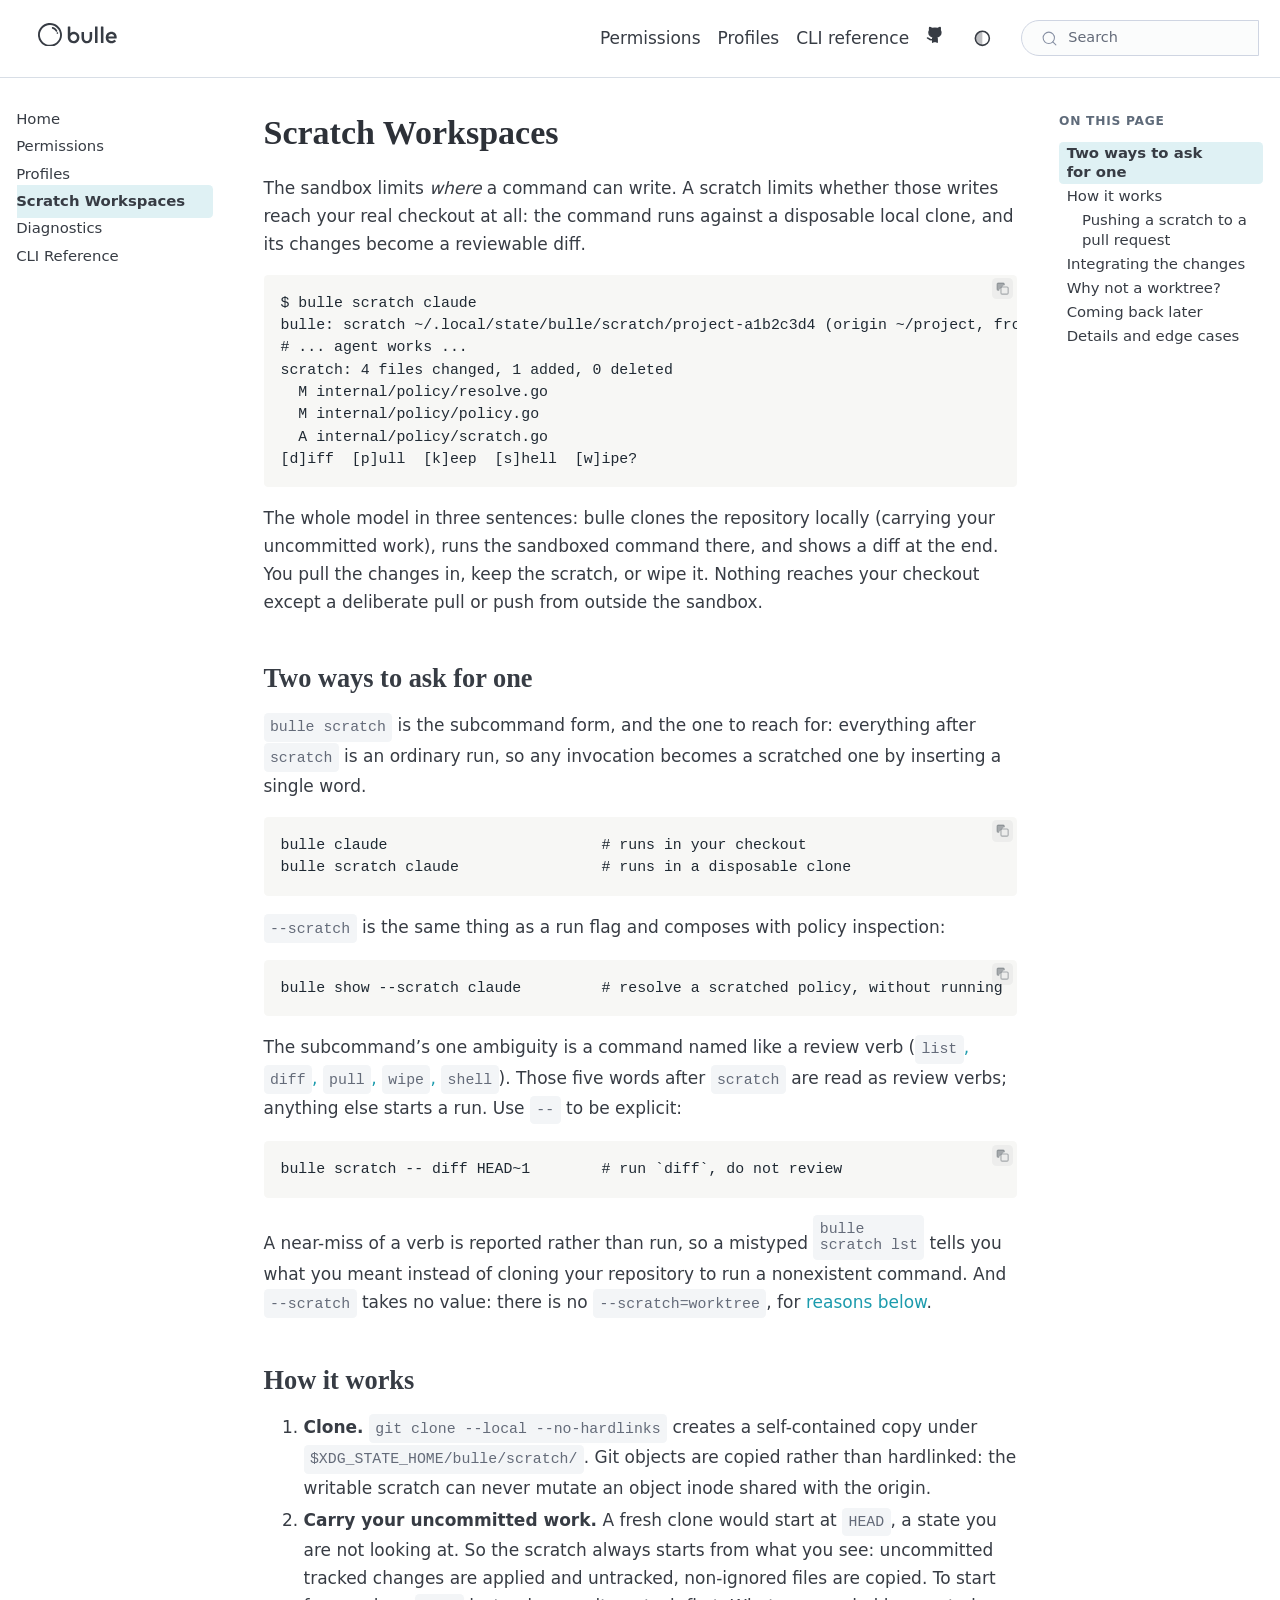
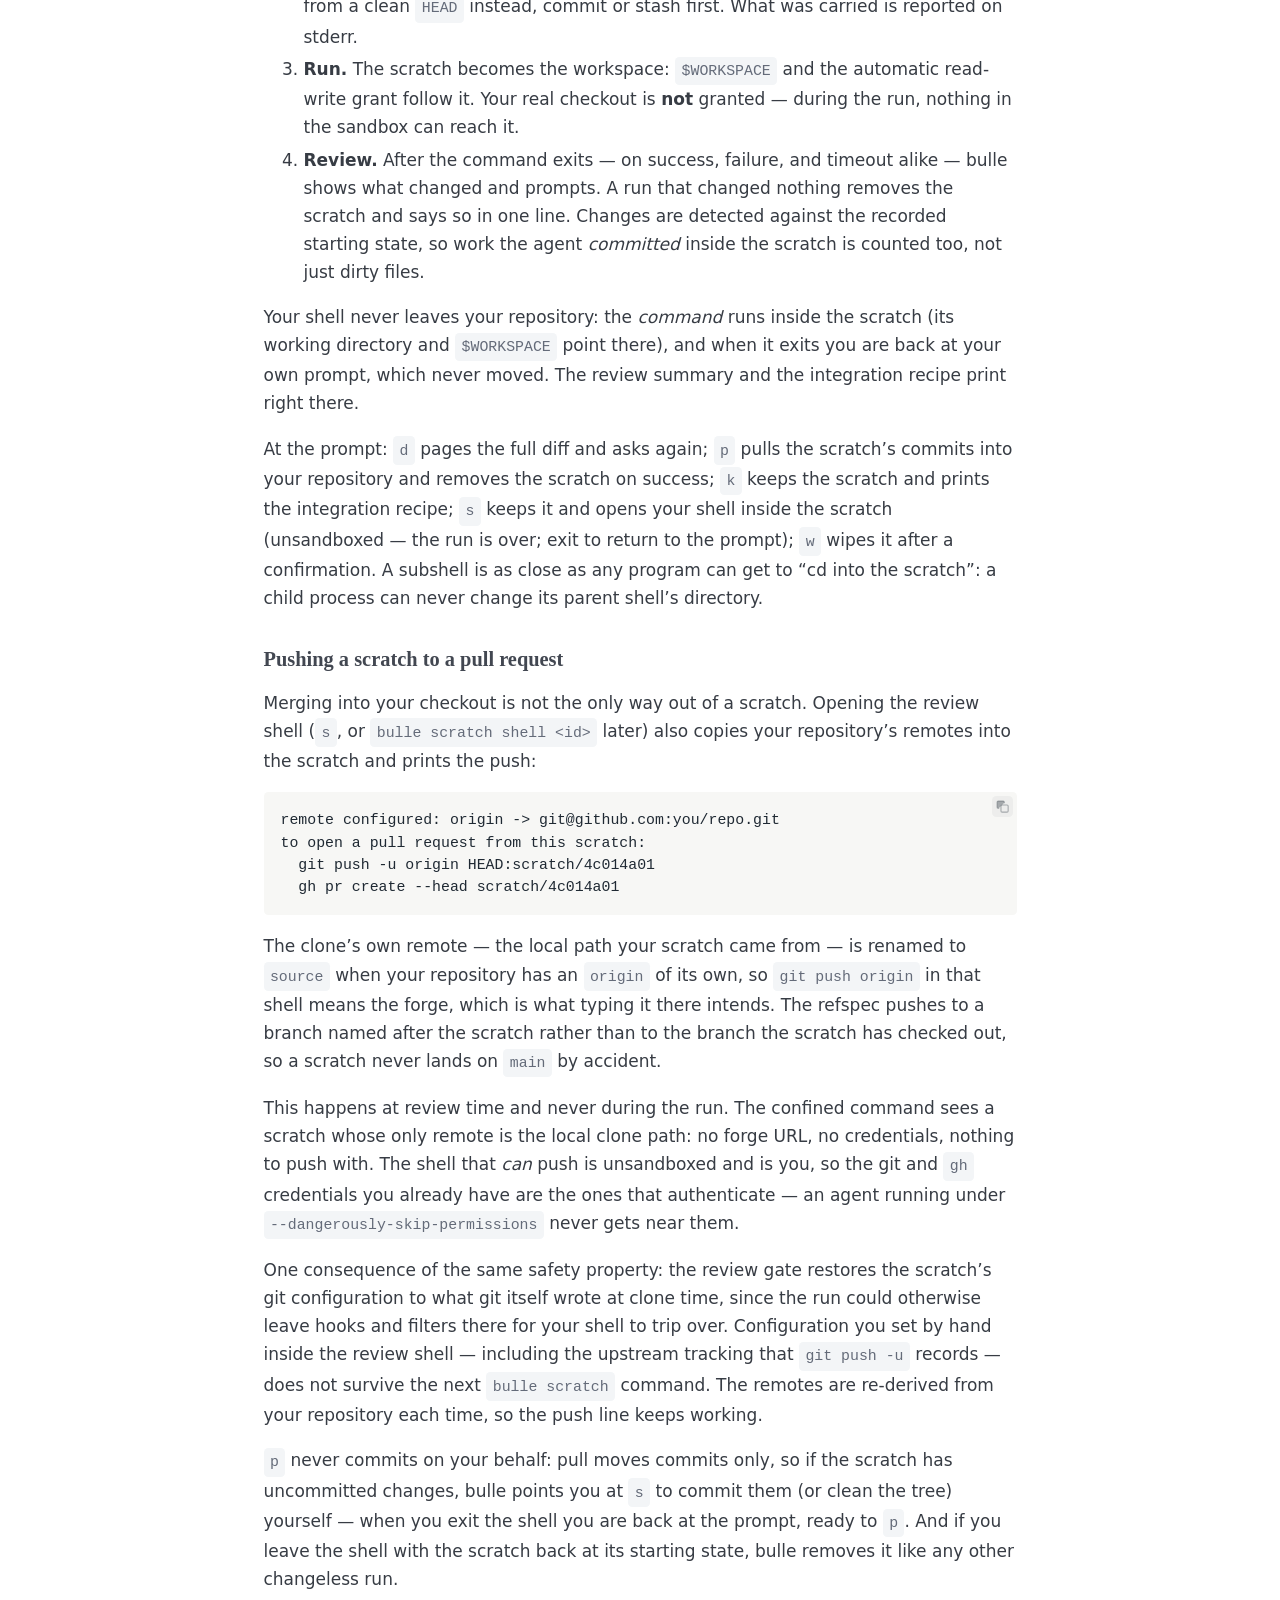
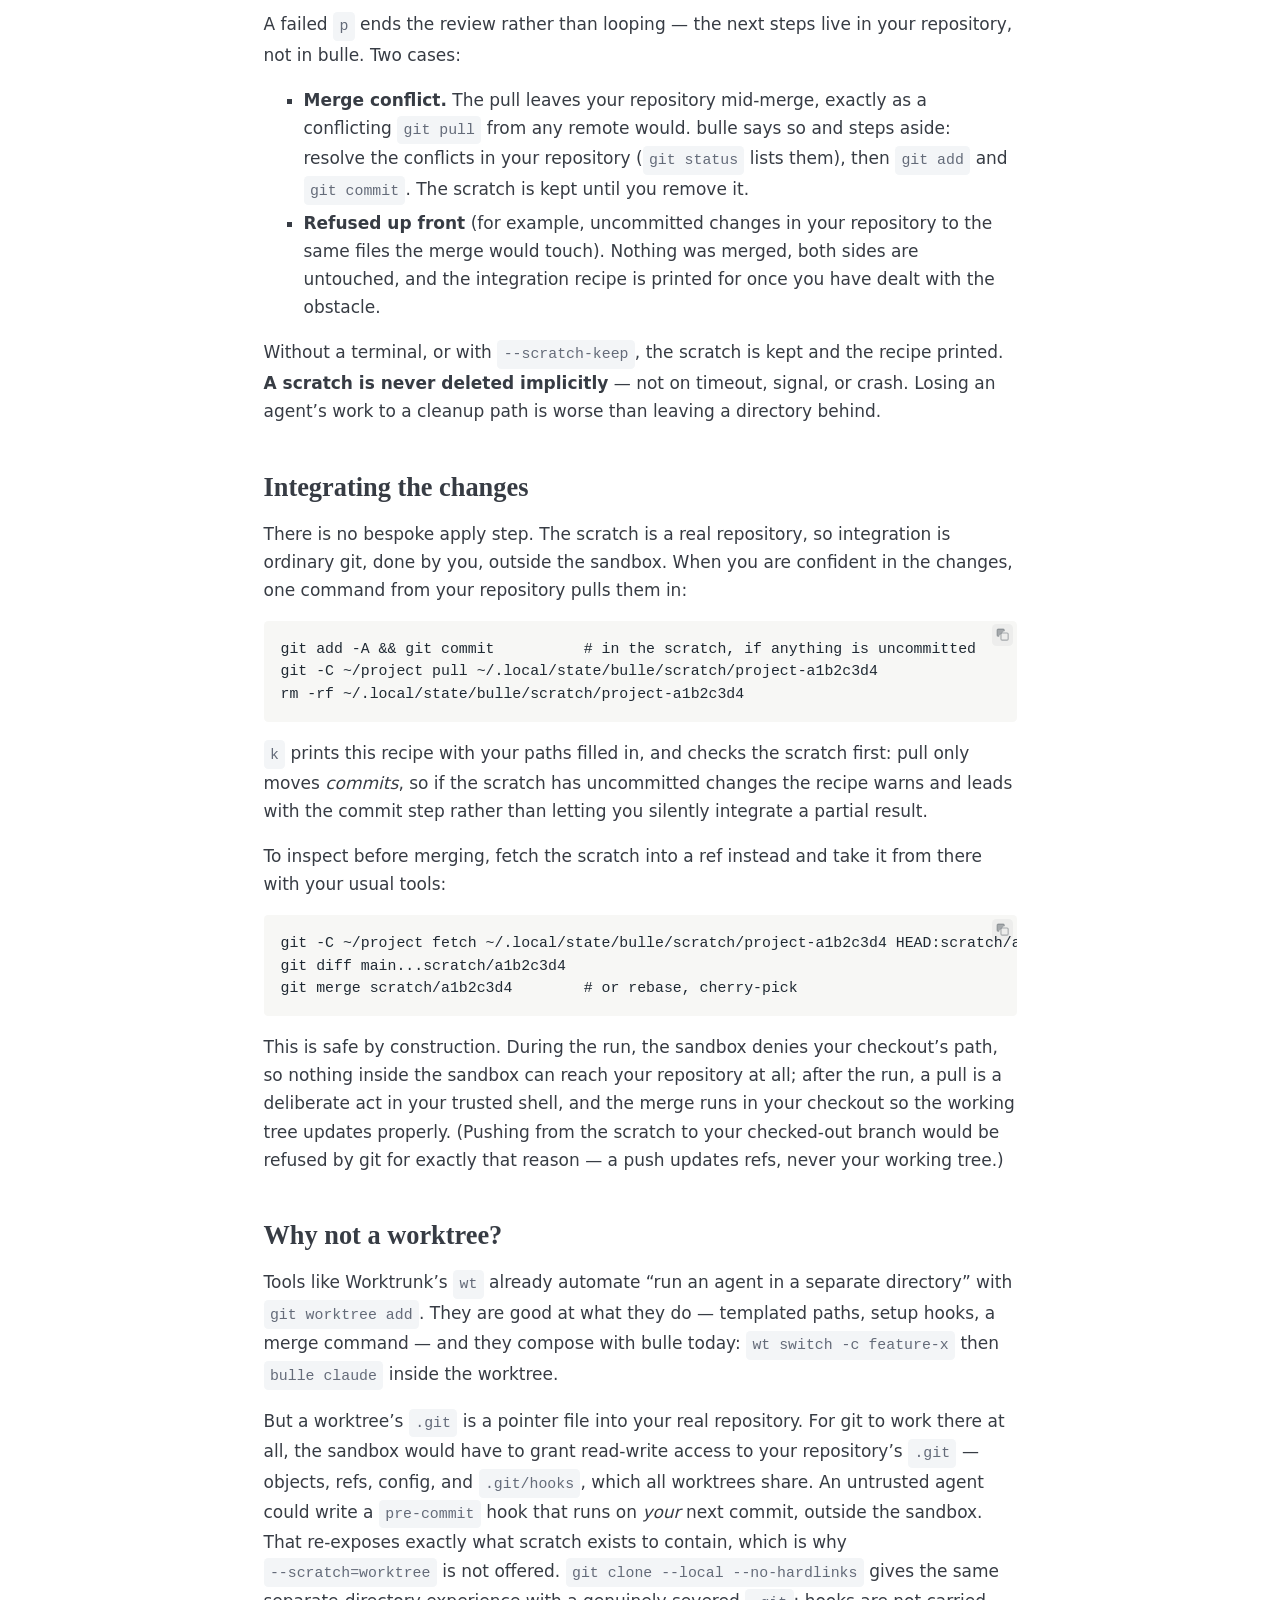
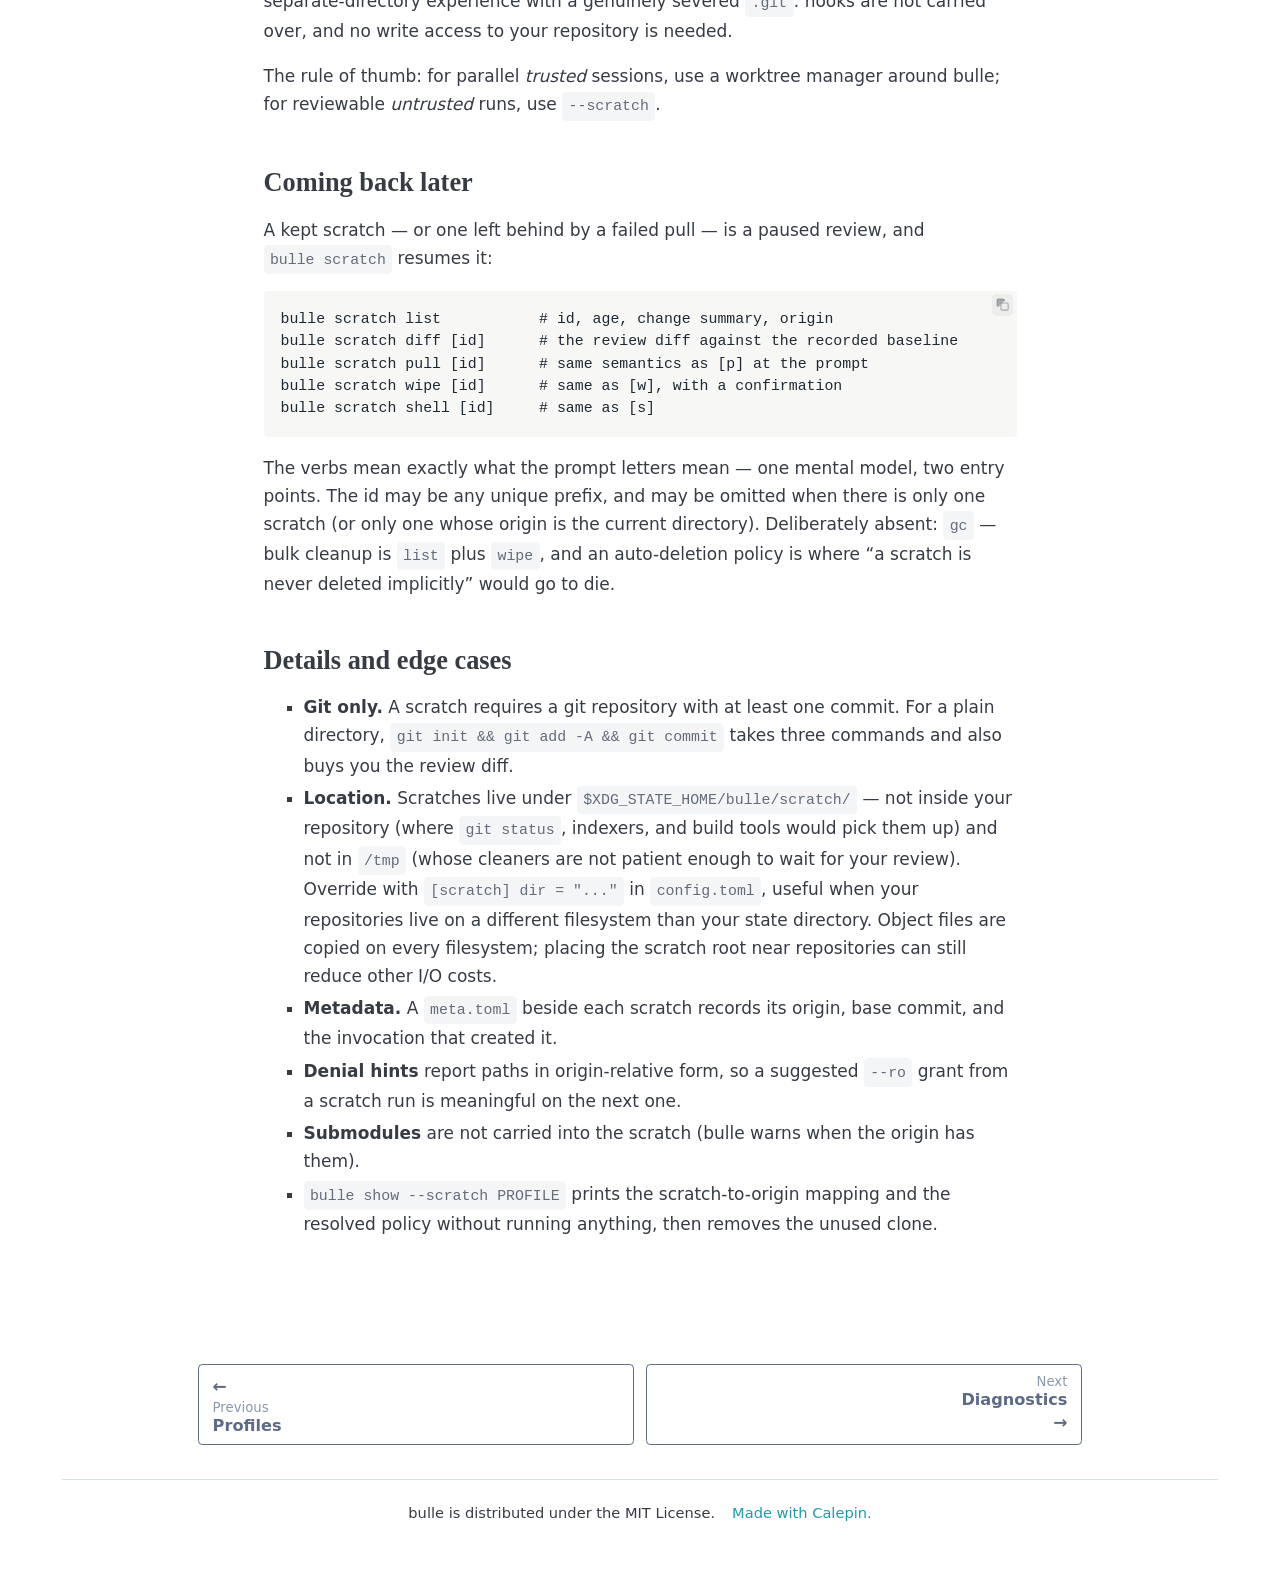
<file: docs/scratch.html>
<!DOCTYPE html><html lang="en"><head><meta charset="utf-8"><meta name="viewport" content="width=device-width, initial-scale=1"><title>Scratch Workspaces</title>
    
    
    
    <meta name="description" content="Run an agent against a disposable clone of your repository, then review and integrate the changes with git.">
    <meta property="og:description" content="Run an agent against a disposable clone of your repository, then review and integrate the changes with git.">
    <meta name="twitter:description" content="Run an agent against a disposable clone of your repository, then review and integrate the changes with git.">
    
    
    
    <meta property="og:site_name" content="bulle">
    
    
    
    
    
    
    <meta property="og:title" content="Scratch Workspaces | bulle">
    <meta name="twitter:title" content="Scratch Workspaces | bulle">
    
    
    <meta property="og:type" content="article">
    
    <meta name="twitter:card" content="summary">
    
    
    <link rel="canonical" href="https://vincentarelbundock.github.io/bulle/scratch.html">
    <meta property="og:url" content="https://vincentarelbundock.github.io/bulle/scratch.html">
    
    
    <link rel="icon" href="assets/favicon.png">
    
    
    <meta name="color-scheme" content="light dark">
    
    
      
    
      
    
      
    
      
    
      
    
      
    <script
      data-calepin-theme-storage-key="calepin-website-theme"
      data-calepin-theme-param="theme">
(() => {
  "use strict";

  const currentScript = document.currentScript;
  const storageKey = currentScript?.dataset?.calepinThemeStorageKey || "calepin-website-theme";
  const param = currentScript?.dataset?.calepinThemeParam || "theme";
  const normalize = (value) => (value === "light" || value === "dark" ? value : "");
  const root = document.documentElement;
  const media = window.matchMedia ? window.matchMedia("(prefers-color-scheme: dark)") : null;
  const systemTheme = () => (media && media.matches ? "dark" : "light");

  let mode = "";
  if (param) {
    try {
      mode = normalize(new URL(window.location.href).searchParams.get(param) || "");
    } catch {
      mode = "";
    }
  }

  if (!mode) {
    try {
      mode = normalize(localStorage.getItem(storageKey) || "");
    } catch {
      mode = "";
    }
  }

  const theme = mode || systemTheme();
  root.dataset.calepinThemeMode = mode;
  root.dataset.theme = theme;
  root.style.colorScheme = theme;
})();

    </script>
      
    
      
    

    <style>
@charset "UTF-8";/*!
 * Pico CSS ✨ v2.1.1 (https://picocss.com)
 * Copyright 2019-2025 - Licensed under MIT
 */:host,:root{--pico-font-family-emoji:"Apple Color Emoji","Segoe UI Emoji","Segoe UI Symbol","Noto Color Emoji";--pico-font-family-sans-serif:system-ui,"Segoe UI",Roboto,Oxygen,Ubuntu,Cantarell,Helvetica,Arial,"Helvetica Neue",sans-serif,var(--pico-font-family-emoji);--pico-font-family-monospace:ui-monospace,SFMono-Regular,"SF Mono",Menlo,Consolas,"Liberation Mono",monospace,var(--pico-font-family-emoji);--pico-font-family:var(--pico-font-family-sans-serif);--pico-line-height:1.5;--pico-font-weight:400;--pico-font-size:100%;--pico-text-underline-offset:0.1rem;--pico-border-radius:0.25rem;--pico-border-width:0.0625rem;--pico-outline-width:0.125rem;--pico-transition:0.2s ease-in-out;--pico-spacing:1rem;--pico-typography-spacing-vertical:1rem;--pico-block-spacing-vertical:var(--pico-spacing);--pico-block-spacing-horizontal:var(--pico-spacing);--pico-grid-column-gap:var(--pico-spacing);--pico-grid-row-gap:var(--pico-spacing);--pico-form-element-spacing-vertical:0.75rem;--pico-form-element-spacing-horizontal:1rem;--pico-group-box-shadow:0 0 0 rgba(0, 0, 0, 0);--pico-group-box-shadow-focus-with-button:0 0 0 var(--pico-outline-width) var(--pico-primary-focus);--pico-group-box-shadow-focus-with-input:0 0 0 0.0625rem var(--pico-form-element-border-color);--pico-modal-overlay-backdrop-filter:blur(0.375rem);--pico-nav-element-spacing-vertical:1rem;--pico-nav-element-spacing-horizontal:0.5rem;--pico-nav-link-spacing-vertical:0.5rem;--pico-nav-link-spacing-horizontal:0.5rem;--pico-nav-breadcrumb-divider:">";--pico-icon-checkbox:url("data:image/svg+xml,%3Csvg xmlns='http://www.w3.org/2000/svg' width='24' height='24' viewBox='0 0 24 24' fill='none' stroke='rgb(255, 255, 255)' stroke-width='4' stroke-linecap='round' stroke-linejoin='round'%3E%3Cpolyline points='20 6 9 17 4 12'%3E%3C/polyline%3E%3C/svg%3E");--pico-icon-minus:url("data:image/svg+xml,%3Csvg xmlns='http://www.w3.org/2000/svg' width='24' height='24' viewBox='0 0 24 24' fill='none' stroke='rgb(255, 255, 255)' stroke-width='4' stroke-linecap='round' stroke-linejoin='round'%3E%3Cline x1='5' y1='12' x2='19' y2='12'%3E%3C/line%3E%3C/svg%3E");--pico-icon-chevron:url("data:image/svg+xml,%3Csvg xmlns='http://www.w3.org/2000/svg' width='24' height='24' viewBox='0 0 24 24' fill='none' stroke='rgb(136, 145, 164)' stroke-width='2' stroke-linecap='round' stroke-linejoin='round'%3E%3Cpolyline points='6 9 12 15 18 9'%3E%3C/polyline%3E%3C/svg%3E");--pico-icon-date:url("data:image/svg+xml,%3Csvg xmlns='http://www.w3.org/2000/svg' width='24' height='24' viewBox='0 0 24 24' fill='none' stroke='rgb(136, 145, 164)' stroke-width='2' stroke-linecap='round' stroke-linejoin='round'%3E%3Crect x='3' y='4' width='18' height='18' rx='2' ry='2'%3E%3C/rect%3E%3Cline x1='16' y1='2' x2='16' y2='6'%3E%3C/line%3E%3Cline x1='8' y1='2' x2='8' y2='6'%3E%3C/line%3E%3Cline x1='3' y1='10' x2='21' y2='10'%3E%3C/line%3E%3C/svg%3E");--pico-icon-time:url("data:image/svg+xml,%3Csvg xmlns='http://www.w3.org/2000/svg' width='24' height='24' viewBox='0 0 24 24' fill='none' stroke='rgb(136, 145, 164)' stroke-width='2' stroke-linecap='round' stroke-linejoin='round'%3E%3Ccircle cx='12' cy='12' r='10'%3E%3C/circle%3E%3Cpolyline points='12 6 12 12 16 14'%3E%3C/polyline%3E%3C/svg%3E");--pico-icon-search:url("data:image/svg+xml,%3Csvg xmlns='http://www.w3.org/2000/svg' width='24' height='24' viewBox='0 0 24 24' fill='none' stroke='rgb(136, 145, 164)' stroke-width='1.5' stroke-linecap='round' stroke-linejoin='round'%3E%3Ccircle cx='11' cy='11' r='8'%3E%3C/circle%3E%3Cline x1='21' y1='21' x2='16.65' y2='16.65'%3E%3C/line%3E%3C/svg%3E");--pico-icon-close:url("data:image/svg+xml,%3Csvg xmlns='http://www.w3.org/2000/svg' width='24' height='24' viewBox='0 0 24 24' fill='none' stroke='rgb(136, 145, 164)' stroke-width='3' stroke-linecap='round' stroke-linejoin='round'%3E%3Cline x1='18' y1='6' x2='6' y2='18'%3E%3C/line%3E%3Cline x1='6' y1='6' x2='18' y2='18'%3E%3C/line%3E%3C/svg%3E");--pico-icon-loading:url("data:image/svg+xml,%3Csvg fill='none' height='24' width='24' viewBox='0 0 24 24' xmlns='http://www.w3.org/2000/svg' %3E%3Cstyle%3E g %7B animation: rotate 2s linear infinite; transform-origin: center center; %7D circle %7B stroke-dasharray: 75,100; stroke-dashoffset: -5; animation: dash 1.5s ease-in-out infinite; stroke-linecap: round; %7D @keyframes rotate %7B 0%25 %7B transform: rotate(0deg); %7D 100%25 %7B transform: rotate(360deg); %7D %7D @keyframes dash %7B 0%25 %7B stroke-dasharray: 1,100; stroke-dashoffset: 0; %7D 50%25 %7B stroke-dasharray: 44.5,100; stroke-dashoffset: -17.5; %7D 100%25 %7B stroke-dasharray: 44.5,100; stroke-dashoffset: -62; %7D %7D %3C/style%3E%3Cg%3E%3Ccircle cx='12' cy='12' r='10' fill='none' stroke='rgb(136, 145, 164)' stroke-width='4' /%3E%3C/g%3E%3C/svg%3E")}@media (min-width:576px){:host,:root{--pico-font-size:106.25%}}@media (min-width:768px){:host,:root{--pico-font-size:112.5%}}@media (min-width:1024px){:host,:root{--pico-font-size:118.75%}}@media (min-width:1280px){:host,:root{--pico-font-size:125%}}@media (min-width:1536px){:host,:root{--pico-font-size:131.25%}}a{--pico-text-decoration:underline}a.contrast,a.secondary{--pico-text-decoration:underline}small{--pico-font-size:0.875em}h1,h2,h3,h4,h5,h6{--pico-font-weight:700}h1{--pico-font-size:2rem;--pico-line-height:1.125;--pico-typography-spacing-top:3rem}h2{--pico-font-size:1.75rem;--pico-line-height:1.15;--pico-typography-spacing-top:2.625rem}h3{--pico-font-size:1.5rem;--pico-line-height:1.175;--pico-typography-spacing-top:2.25rem}h4{--pico-font-size:1.25rem;--pico-line-height:1.2;--pico-typography-spacing-top:1.874rem}h5{--pico-font-size:1.125rem;--pico-line-height:1.225;--pico-typography-spacing-top:1.6875rem}h6{--pico-font-size:1rem;--pico-line-height:1.25;--pico-typography-spacing-top:1.5rem}tfoot td,tfoot th,thead td,thead th{--pico-font-weight:600;--pico-border-width:0.1875rem}code,kbd,pre,samp{--pico-font-family:var(--pico-font-family-monospace)}kbd{--pico-font-weight:bolder}:where(select,textarea),input:not([type=submit],[type=button],[type=reset],[type=checkbox],[type=radio],[type=file]){--pico-outline-width:0.0625rem}[type=search]{--pico-border-radius:5rem}[type=checkbox],[type=radio]{--pico-border-width:0.125rem}[type=checkbox][role=switch]{--pico-border-width:0.1875rem}details.dropdown summary:not([role=button]){--pico-outline-width:0.0625rem}nav details.dropdown summary:focus-visible{--pico-outline-width:0.125rem}[role=search]{--pico-border-radius:5rem}[role=group]:has(button.secondary:focus,[type=submit].secondary:focus,[type=button].secondary:focus,[role=button].secondary:focus),[role=search]:has(button.secondary:focus,[type=submit].secondary:focus,[type=button].secondary:focus,[role=button].secondary:focus){--pico-group-box-shadow-focus-with-button:0 0 0 var(--pico-outline-width) var(--pico-secondary-focus)}[role=group]:has(button.contrast:focus,[type=submit].contrast:focus,[type=button].contrast:focus,[role=button].contrast:focus),[role=search]:has(button.contrast:focus,[type=submit].contrast:focus,[type=button].contrast:focus,[role=button].contrast:focus){--pico-group-box-shadow-focus-with-button:0 0 0 var(--pico-outline-width) var(--pico-contrast-focus)}[role=group] [role=button],[role=group] [type=button],[role=group] [type=submit],[role=group] button,[role=search] [role=button],[role=search] [type=button],[role=search] [type=submit],[role=search] button{--pico-form-element-spacing-horizontal:2rem}details summary[role=button]:not(.outline)::after{filter:brightness(0) invert(1)}[aria-busy=true]:not(input,select,textarea):is(button,[type=submit],[type=button],[type=reset],[role=button]):not(.outline)::before{filter:brightness(0) invert(1)}:host(:not([data-theme=dark])),:root:not([data-theme=dark]),[data-theme=light]{color-scheme:light;--pico-background-color:#fff;--pico-color:#373c44;--pico-text-selection-color:rgba(2, 154, 232, 0.25);--pico-muted-color:#646b79;--pico-muted-border-color:rgb(231, 234, 239.5);--pico-primary:#0172ad;--pico-primary-background:#0172ad;--pico-primary-border:var(--pico-primary-background);--pico-primary-underline:rgba(1, 114, 173, 0.5);--pico-primary-hover:#015887;--pico-primary-hover-background:#02659a;--pico-primary-hover-border:var(--pico-primary-hover-background);--pico-primary-hover-underline:var(--pico-primary-hover);--pico-primary-focus:rgba(2, 154, 232, 0.5);--pico-primary-inverse:#fff;--pico-secondary:#5d6b89;--pico-secondary-background:#525f7a;--pico-secondary-border:var(--pico-secondary-background);--pico-secondary-underline:rgba(93, 107, 137, 0.5);--pico-secondary-hover:#48536b;--pico-secondary-hover-background:#48536b;--pico-secondary-hover-border:var(--pico-secondary-hover-background);--pico-secondary-hover-underline:var(--pico-secondary-hover);--pico-secondary-focus:rgba(93, 107, 137, 0.25);--pico-secondary-inverse:#fff;--pico-contrast:#181c25;--pico-contrast-background:#181c25;--pico-contrast-border:var(--pico-contrast-background);--pico-contrast-underline:rgba(24, 28, 37, 0.5);--pico-contrast-hover:#000;--pico-contrast-hover-background:#000;--pico-contrast-hover-border:var(--pico-contrast-hover-background);--pico-contrast-hover-underline:var(--pico-secondary-hover);--pico-contrast-focus:rgba(93, 107, 137, 0.25);--pico-contrast-inverse:#fff;--pico-box-shadow:0.0145rem 0.029rem 0.174rem rgba(129, 145, 181, 0.01698),0.0335rem 0.067rem 0.402rem rgba(129, 145, 181, 0.024),0.0625rem 0.125rem 0.75rem rgba(129, 145, 181, 0.03),0.1125rem 0.225rem 1.35rem rgba(129, 145, 181, 0.036),0.2085rem 0.417rem 2.502rem rgba(129, 145, 181, 0.04302),0.5rem 1rem 6rem rgba(129, 145, 181, 0.06),0 0 0 0.0625rem rgba(129, 145, 181, 0.015);--pico-h1-color:#2d3138;--pico-h2-color:#373c44;--pico-h3-color:#424751;--pico-h4-color:#4d535e;--pico-h5-color:#5c6370;--pico-h6-color:#646b79;--pico-mark-background-color:rgb(252.5, 230.5, 191.5);--pico-mark-color:#0f1114;--pico-ins-color:rgb(28.5, 105.5, 84);--pico-del-color:rgb(136, 56.5, 53);--pico-blockquote-border-color:var(--pico-muted-border-color);--pico-blockquote-footer-color:var(--pico-muted-color);--pico-button-box-shadow:0 0 0 rgba(0, 0, 0, 0);--pico-button-hover-box-shadow:0 0 0 rgba(0, 0, 0, 0);--pico-table-border-color:var(--pico-muted-border-color);--pico-table-row-stripped-background-color:rgba(111, 120, 135, 0.0375);--pico-code-background-color:rgb(243, 244.5, 246.75);--pico-code-color:#646b79;--pico-code-kbd-background-color:var(--pico-color);--pico-code-kbd-color:var(--pico-background-color);--pico-form-element-background-color:rgb(251, 251.5, 252.25);--pico-form-element-selected-background-color:#dfe3eb;--pico-form-element-border-color:#cfd5e2;--pico-form-element-color:#23262c;--pico-form-element-placeholder-color:var(--pico-muted-color);--pico-form-element-active-background-color:#fff;--pico-form-element-active-border-color:var(--pico-primary-border);--pico-form-element-focus-color:var(--pico-primary-border);--pico-form-element-disabled-opacity:0.5;--pico-form-element-invalid-border-color:rgb(183.5, 105.5, 106.5);--pico-form-element-invalid-active-border-color:rgb(200.25, 79.25, 72.25);--pico-form-element-invalid-focus-color:var(--pico-form-element-invalid-active-border-color);--pico-form-element-valid-border-color:rgb(76, 154.5, 137.5);--pico-form-element-valid-active-border-color:rgb(39, 152.75, 118.75);--pico-form-element-valid-focus-color:var(--pico-form-element-valid-active-border-color);--pico-switch-background-color:#bfc7d9;--pico-switch-checked-background-color:var(--pico-primary-background);--pico-switch-color:#fff;--pico-switch-thumb-box-shadow:0 0 0 rgba(0, 0, 0, 0);--pico-range-border-color:#dfe3eb;--pico-range-active-border-color:#bfc7d9;--pico-range-thumb-border-color:var(--pico-background-color);--pico-range-thumb-color:var(--pico-secondary-background);--pico-range-thumb-active-color:var(--pico-primary-background);--pico-accordion-border-color:var(--pico-muted-border-color);--pico-accordion-active-summary-color:var(--pico-primary-hover);--pico-accordion-close-summary-color:var(--pico-color);--pico-accordion-open-summary-color:var(--pico-muted-color);--pico-card-background-color:var(--pico-background-color);--pico-card-border-color:var(--pico-muted-border-color);--pico-card-box-shadow:var(--pico-box-shadow);--pico-card-sectioning-background-color:rgb(251, 251.5, 252.25);--pico-dropdown-background-color:#fff;--pico-dropdown-border-color:#eff1f4;--pico-dropdown-box-shadow:var(--pico-box-shadow);--pico-dropdown-color:var(--pico-color);--pico-dropdown-hover-background-color:#eff1f4;--pico-loading-spinner-opacity:0.5;--pico-modal-overlay-background-color:rgba(232, 234, 237, 0.75);--pico-progress-background-color:#dfe3eb;--pico-progress-color:var(--pico-primary-background);--pico-tooltip-background-color:var(--pico-contrast-background);--pico-tooltip-color:var(--pico-contrast-inverse);--pico-icon-valid:url("data:image/svg+xml,%3Csvg xmlns='http://www.w3.org/2000/svg' width='24' height='24' viewBox='0 0 24 24' fill='none' stroke='rgb(76, 154.5, 137.5)' stroke-width='2' stroke-linecap='round' stroke-linejoin='round'%3E%3Cpolyline points='20 6 9 17 4 12'%3E%3C/polyline%3E%3C/svg%3E");--pico-icon-invalid:url("data:image/svg+xml,%3Csvg xmlns='http://www.w3.org/2000/svg' width='24' height='24' viewBox='0 0 24 24' fill='none' stroke='rgb(200.25, 79.25, 72.25)' stroke-width='2' stroke-linecap='round' stroke-linejoin='round'%3E%3Ccircle cx='12' cy='12' r='10'%3E%3C/circle%3E%3Cline x1='12' y1='8' x2='12' y2='12'%3E%3C/line%3E%3Cline x1='12' y1='16' x2='12.01' y2='16'%3E%3C/line%3E%3C/svg%3E")}:host(:not([data-theme=dark])) input:is([type=submit],[type=button],[type=reset],[type=checkbox],[type=radio],[type=file]),:root:not([data-theme=dark]) input:is([type=submit],[type=button],[type=reset],[type=checkbox],[type=radio],[type=file]),[data-theme=light] input:is([type=submit],[type=button],[type=reset],[type=checkbox],[type=radio],[type=file]){--pico-form-element-focus-color:var(--pico-primary-focus)}@media only screen and (prefers-color-scheme:dark){:host(:not([data-theme])),:root:not([data-theme]){color-scheme:dark;--pico-background-color:rgb(19, 22.5, 30.5);--pico-color:#c2c7d0;--pico-text-selection-color:rgba(1, 170, 255, 0.1875);--pico-muted-color:#7b8495;--pico-muted-border-color:#202632;--pico-primary:#01aaff;--pico-primary-background:#0172ad;--pico-primary-border:var(--pico-primary-background);--pico-primary-underline:rgba(1, 170, 255, 0.5);--pico-primary-hover:#79c0ff;--pico-primary-hover-background:#017fc0;--pico-primary-hover-border:var(--pico-primary-hover-background);--pico-primary-hover-underline:var(--pico-primary-hover);--pico-primary-focus:rgba(1, 170, 255, 0.375);--pico-primary-inverse:#fff;--pico-secondary:#969eaf;--pico-secondary-background:#525f7a;--pico-secondary-border:var(--pico-secondary-background);--pico-secondary-underline:rgba(150, 158, 175, 0.5);--pico-secondary-hover:#b3b9c5;--pico-secondary-hover-background:#5d6b89;--pico-secondary-hover-border:var(--pico-secondary-hover-background);--pico-secondary-hover-underline:var(--pico-secondary-hover);--pico-secondary-focus:rgba(144, 158, 190, 0.25);--pico-secondary-inverse:#fff;--pico-contrast:#dfe3eb;--pico-contrast-background:#eff1f4;--pico-contrast-border:var(--pico-contrast-background);--pico-contrast-underline:rgba(223, 227, 235, 0.5);--pico-contrast-hover:#fff;--pico-contrast-hover-background:#fff;--pico-contrast-hover-border:var(--pico-contrast-hover-background);--pico-contrast-hover-underline:var(--pico-contrast-hover);--pico-contrast-focus:rgba(207, 213, 226, 0.25);--pico-contrast-inverse:#000;--pico-box-shadow:0.0145rem 0.029rem 0.174rem rgba(7, 8.5, 12, 0.01698),0.0335rem 0.067rem 0.402rem rgba(7, 8.5, 12, 0.024),0.0625rem 0.125rem 0.75rem rgba(7, 8.5, 12, 0.03),0.1125rem 0.225rem 1.35rem rgba(7, 8.5, 12, 0.036),0.2085rem 0.417rem 2.502rem rgba(7, 8.5, 12, 0.04302),0.5rem 1rem 6rem rgba(7, 8.5, 12, 0.06),0 0 0 0.0625rem rgba(7, 8.5, 12, 0.015);--pico-h1-color:#f0f1f3;--pico-h2-color:#e0e3e7;--pico-h3-color:#c2c7d0;--pico-h4-color:#b3b9c5;--pico-h5-color:#a4acba;--pico-h6-color:#8891a4;--pico-mark-background-color:#014063;--pico-mark-color:#fff;--pico-ins-color:#62af9a;--pico-del-color:rgb(205.5, 126, 123);--pico-blockquote-border-color:var(--pico-muted-border-color);--pico-blockquote-footer-color:var(--pico-muted-color);--pico-button-box-shadow:0 0 0 rgba(0, 0, 0, 0);--pico-button-hover-box-shadow:0 0 0 rgba(0, 0, 0, 0);--pico-table-border-color:var(--pico-muted-border-color);--pico-table-row-stripped-background-color:rgba(111, 120, 135, 0.0375);--pico-code-background-color:rgb(26, 30.5, 40.25);--pico-code-color:#8891a4;--pico-code-kbd-background-color:var(--pico-color);--pico-code-kbd-color:var(--pico-background-color);--pico-form-element-background-color:rgb(28, 33, 43.5);--pico-form-element-selected-background-color:#2a3140;--pico-form-element-border-color:#2a3140;--pico-form-element-color:#e0e3e7;--pico-form-element-placeholder-color:#8891a4;--pico-form-element-active-background-color:rgb(26, 30.5, 40.25);--pico-form-element-active-border-color:var(--pico-primary-border);--pico-form-element-focus-color:var(--pico-primary-border);--pico-form-element-disabled-opacity:0.5;--pico-form-element-invalid-border-color:rgb(149.5, 74, 80);--pico-form-element-invalid-active-border-color:rgb(183.25, 63.5, 59);--pico-form-element-invalid-focus-color:var(--pico-form-element-invalid-active-border-color);--pico-form-element-valid-border-color:#2a7b6f;--pico-form-element-valid-active-border-color:rgb(22, 137, 105.5);--pico-form-element-valid-focus-color:var(--pico-form-element-valid-active-border-color);--pico-switch-background-color:#333c4e;--pico-switch-checked-background-color:var(--pico-primary-background);--pico-switch-color:#fff;--pico-switch-thumb-box-shadow:0 0 0 rgba(0, 0, 0, 0);--pico-range-border-color:#202632;--pico-range-active-border-color:#2a3140;--pico-range-thumb-border-color:var(--pico-background-color);--pico-range-thumb-color:var(--pico-secondary-background);--pico-range-thumb-active-color:var(--pico-primary-background);--pico-accordion-border-color:var(--pico-muted-border-color);--pico-accordion-active-summary-color:var(--pico-primary-hover);--pico-accordion-close-summary-color:var(--pico-color);--pico-accordion-open-summary-color:var(--pico-muted-color);--pico-card-background-color:#181c25;--pico-card-border-color:var(--pico-card-background-color);--pico-card-box-shadow:var(--pico-box-shadow);--pico-card-sectioning-background-color:rgb(26, 30.5, 40.25);--pico-dropdown-background-color:#181c25;--pico-dropdown-border-color:#202632;--pico-dropdown-box-shadow:var(--pico-box-shadow);--pico-dropdown-color:var(--pico-color);--pico-dropdown-hover-background-color:#202632;--pico-loading-spinner-opacity:0.5;--pico-modal-overlay-background-color:rgba(7.5, 8.5, 10, 0.75);--pico-progress-background-color:#202632;--pico-progress-color:var(--pico-primary-background);--pico-tooltip-background-color:var(--pico-contrast-background);--pico-tooltip-color:var(--pico-contrast-inverse);--pico-icon-valid:url("data:image/svg+xml,%3Csvg xmlns='http://www.w3.org/2000/svg' width='24' height='24' viewBox='0 0 24 24' fill='none' stroke='rgb(42, 123, 111)' stroke-width='2' stroke-linecap='round' stroke-linejoin='round'%3E%3Cpolyline points='20 6 9 17 4 12'%3E%3C/polyline%3E%3C/svg%3E");--pico-icon-invalid:url("data:image/svg+xml,%3Csvg xmlns='http://www.w3.org/2000/svg' width='24' height='24' viewBox='0 0 24 24' fill='none' stroke='rgb(149.5, 74, 80)' stroke-width='2' stroke-linecap='round' stroke-linejoin='round'%3E%3Ccircle cx='12' cy='12' r='10'%3E%3C/circle%3E%3Cline x1='12' y1='8' x2='12' y2='12'%3E%3C/line%3E%3Cline x1='12' y1='16' x2='12.01' y2='16'%3E%3C/line%3E%3C/svg%3E")}:host(:not([data-theme])) input:is([type=submit],[type=button],[type=reset],[type=checkbox],[type=radio],[type=file]),:root:not([data-theme]) input:is([type=submit],[type=button],[type=reset],[type=checkbox],[type=radio],[type=file]){--pico-form-element-focus-color:var(--pico-primary-focus)}:host(:not([data-theme])) details summary[role=button].contrast:not(.outline)::after,:root:not([data-theme]) details summary[role=button].contrast:not(.outline)::after{filter:brightness(0)}:host(:not([data-theme])) [aria-busy=true]:not(input,select,textarea).contrast:is(button,[type=submit],[type=button],[type=reset],[role=button]):not(.outline)::before,:root:not([data-theme]) [aria-busy=true]:not(input,select,textarea).contrast:is(button,[type=submit],[type=button],[type=reset],[role=button]):not(.outline)::before{filter:brightness(0)}}[data-theme=dark]{color-scheme:dark;--pico-background-color:rgb(19, 22.5, 30.5);--pico-color:#c2c7d0;--pico-text-selection-color:rgba(1, 170, 255, 0.1875);--pico-muted-color:#7b8495;--pico-muted-border-color:#202632;--pico-primary:#01aaff;--pico-primary-background:#0172ad;--pico-primary-border:var(--pico-primary-background);--pico-primary-underline:rgba(1, 170, 255, 0.5);--pico-primary-hover:#79c0ff;--pico-primary-hover-background:#017fc0;--pico-primary-hover-border:var(--pico-primary-hover-background);--pico-primary-hover-underline:var(--pico-primary-hover);--pico-primary-focus:rgba(1, 170, 255, 0.375);--pico-primary-inverse:#fff;--pico-secondary:#969eaf;--pico-secondary-background:#525f7a;--pico-secondary-border:var(--pico-secondary-background);--pico-secondary-underline:rgba(150, 158, 175, 0.5);--pico-secondary-hover:#b3b9c5;--pico-secondary-hover-background:#5d6b89;--pico-secondary-hover-border:var(--pico-secondary-hover-background);--pico-secondary-hover-underline:var(--pico-secondary-hover);--pico-secondary-focus:rgba(144, 158, 190, 0.25);--pico-secondary-inverse:#fff;--pico-contrast:#dfe3eb;--pico-contrast-background:#eff1f4;--pico-contrast-border:var(--pico-contrast-background);--pico-contrast-underline:rgba(223, 227, 235, 0.5);--pico-contrast-hover:#fff;--pico-contrast-hover-background:#fff;--pico-contrast-hover-border:var(--pico-contrast-hover-background);--pico-contrast-hover-underline:var(--pico-contrast-hover);--pico-contrast-focus:rgba(207, 213, 226, 0.25);--pico-contrast-inverse:#000;--pico-box-shadow:0.0145rem 0.029rem 0.174rem rgba(7, 8.5, 12, 0.01698),0.0335rem 0.067rem 0.402rem rgba(7, 8.5, 12, 0.024),0.0625rem 0.125rem 0.75rem rgba(7, 8.5, 12, 0.03),0.1125rem 0.225rem 1.35rem rgba(7, 8.5, 12, 0.036),0.2085rem 0.417rem 2.502rem rgba(7, 8.5, 12, 0.04302),0.5rem 1rem 6rem rgba(7, 8.5, 12, 0.06),0 0 0 0.0625rem rgba(7, 8.5, 12, 0.015);--pico-h1-color:#f0f1f3;--pico-h2-color:#e0e3e7;--pico-h3-color:#c2c7d0;--pico-h4-color:#b3b9c5;--pico-h5-color:#a4acba;--pico-h6-color:#8891a4;--pico-mark-background-color:#014063;--pico-mark-color:#fff;--pico-ins-color:#62af9a;--pico-del-color:rgb(205.5, 126, 123);--pico-blockquote-border-color:var(--pico-muted-border-color);--pico-blockquote-footer-color:var(--pico-muted-color);--pico-button-box-shadow:0 0 0 rgba(0, 0, 0, 0);--pico-button-hover-box-shadow:0 0 0 rgba(0, 0, 0, 0);--pico-table-border-color:var(--pico-muted-border-color);--pico-table-row-stripped-background-color:rgba(111, 120, 135, 0.0375);--pico-code-background-color:rgb(26, 30.5, 40.25);--pico-code-color:#8891a4;--pico-code-kbd-background-color:var(--pico-color);--pico-code-kbd-color:var(--pico-background-color);--pico-form-element-background-color:rgb(28, 33, 43.5);--pico-form-element-selected-background-color:#2a3140;--pico-form-element-border-color:#2a3140;--pico-form-element-color:#e0e3e7;--pico-form-element-placeholder-color:#8891a4;--pico-form-element-active-background-color:rgb(26, 30.5, 40.25);--pico-form-element-active-border-color:var(--pico-primary-border);--pico-form-element-focus-color:var(--pico-primary-border);--pico-form-element-disabled-opacity:0.5;--pico-form-element-invalid-border-color:rgb(149.5, 74, 80);--pico-form-element-invalid-active-border-color:rgb(183.25, 63.5, 59);--pico-form-element-invalid-focus-color:var(--pico-form-element-invalid-active-border-color);--pico-form-element-valid-border-color:#2a7b6f;--pico-form-element-valid-active-border-color:rgb(22, 137, 105.5);--pico-form-element-valid-focus-color:var(--pico-form-element-valid-active-border-color);--pico-switch-background-color:#333c4e;--pico-switch-checked-background-color:var(--pico-primary-background);--pico-switch-color:#fff;--pico-switch-thumb-box-shadow:0 0 0 rgba(0, 0, 0, 0);--pico-range-border-color:#202632;--pico-range-active-border-color:#2a3140;--pico-range-thumb-border-color:var(--pico-background-color);--pico-range-thumb-color:var(--pico-secondary-background);--pico-range-thumb-active-color:var(--pico-primary-background);--pico-accordion-border-color:var(--pico-muted-border-color);--pico-accordion-active-summary-color:var(--pico-primary-hover);--pico-accordion-close-summary-color:var(--pico-color);--pico-accordion-open-summary-color:var(--pico-muted-color);--pico-card-background-color:#181c25;--pico-card-border-color:var(--pico-card-background-color);--pico-card-box-shadow:var(--pico-box-shadow);--pico-card-sectioning-background-color:rgb(26, 30.5, 40.25);--pico-dropdown-background-color:#181c25;--pico-dropdown-border-color:#202632;--pico-dropdown-box-shadow:var(--pico-box-shadow);--pico-dropdown-color:var(--pico-color);--pico-dropdown-hover-background-color:#202632;--pico-loading-spinner-opacity:0.5;--pico-modal-overlay-background-color:rgba(7.5, 8.5, 10, 0.75);--pico-progress-background-color:#202632;--pico-progress-color:var(--pico-primary-background);--pico-tooltip-background-color:var(--pico-contrast-background);--pico-tooltip-color:var(--pico-contrast-inverse);--pico-icon-valid:url("data:image/svg+xml,%3Csvg xmlns='http://www.w3.org/2000/svg' width='24' height='24' viewBox='0 0 24 24' fill='none' stroke='rgb(42, 123, 111)' stroke-width='2' stroke-linecap='round' stroke-linejoin='round'%3E%3Cpolyline points='20 6 9 17 4 12'%3E%3C/polyline%3E%3C/svg%3E");--pico-icon-invalid:url("data:image/svg+xml,%3Csvg xmlns='http://www.w3.org/2000/svg' width='24' height='24' viewBox='0 0 24 24' fill='none' stroke='rgb(149.5, 74, 80)' stroke-width='2' stroke-linecap='round' stroke-linejoin='round'%3E%3Ccircle cx='12' cy='12' r='10'%3E%3C/circle%3E%3Cline x1='12' y1='8' x2='12' y2='12'%3E%3C/line%3E%3Cline x1='12' y1='16' x2='12.01' y2='16'%3E%3C/line%3E%3C/svg%3E")}[data-theme=dark] input:is([type=submit],[type=button],[type=reset],[type=checkbox],[type=radio],[type=file]){--pico-form-element-focus-color:var(--pico-primary-focus)}[data-theme=dark] details summary[role=button].contrast:not(.outline)::after{filter:brightness(0)}[data-theme=dark] [aria-busy=true]:not(input,select,textarea).contrast:is(button,[type=submit],[type=button],[type=reset],[role=button]):not(.outline)::before{filter:brightness(0)}[type=checkbox],[type=radio],[type=range],progress{accent-color:var(--pico-primary)}*,::after,::before{box-sizing:border-box;background-repeat:no-repeat}::after,::before{text-decoration:inherit;vertical-align:inherit}:where(:host),:where(:root){-webkit-tap-highlight-color:transparent;-webkit-text-size-adjust:100%;-moz-text-size-adjust:100%;text-size-adjust:100%;background-color:var(--pico-background-color);color:var(--pico-color);font-weight:var(--pico-font-weight);font-size:var(--pico-font-size);line-height:var(--pico-line-height);font-family:var(--pico-font-family);text-underline-offset:var(--pico-text-underline-offset);text-rendering:optimizeLegibility;overflow-wrap:break-word;-moz-tab-size:4;-o-tab-size:4;tab-size:4}body{width:100%;margin:0}main{display:block}body>footer,body>header,body>main{padding-block:var(--pico-block-spacing-vertical)}section{margin-bottom:var(--pico-block-spacing-vertical)}.container,.container-fluid{width:100%;margin-right:auto;margin-left:auto;padding-right:var(--pico-spacing);padding-left:var(--pico-spacing)}@media (min-width:576px){.container{max-width:510px;padding-right:0;padding-left:0}}@media (min-width:768px){.container{max-width:700px}}@media (min-width:1024px){.container{max-width:950px}}@media (min-width:1280px){.container{max-width:1200px}}@media (min-width:1536px){.container{max-width:1450px}}.grid{grid-column-gap:var(--pico-grid-column-gap);grid-row-gap:var(--pico-grid-row-gap);display:grid;grid-template-columns:1fr}@media (min-width:768px){.grid{grid-template-columns:repeat(auto-fit,minmax(0%,1fr))}}.grid>*{min-width:0}.overflow-auto{overflow:auto}b,strong{font-weight:bolder}sub,sup{position:relative;font-size:.75em;line-height:0;vertical-align:baseline}sub{bottom:-.25em}sup{top:-.5em}address,blockquote,dl,ol,p,pre,table,ul{margin-top:0;margin-bottom:var(--pico-typography-spacing-vertical);color:var(--pico-color);font-style:normal;font-weight:var(--pico-font-weight)}h1,h2,h3,h4,h5,h6{margin-top:0;margin-bottom:var(--pico-typography-spacing-vertical);color:var(--pico-color);font-weight:var(--pico-font-weight);font-size:var(--pico-font-size);line-height:var(--pico-line-height);font-family:var(--pico-font-family)}h1{--pico-color:var(--pico-h1-color)}h2{--pico-color:var(--pico-h2-color)}h3{--pico-color:var(--pico-h3-color)}h4{--pico-color:var(--pico-h4-color)}h5{--pico-color:var(--pico-h5-color)}h6{--pico-color:var(--pico-h6-color)}:where(article,address,blockquote,dl,figure,form,ol,p,pre,table,ul)~:is(h1,h2,h3,h4,h5,h6){margin-top:var(--pico-typography-spacing-top)}p{margin-bottom:var(--pico-typography-spacing-vertical)}hgroup{margin-bottom:var(--pico-typography-spacing-vertical)}hgroup>*{margin-top:0;margin-bottom:0}hgroup>:not(:first-child):last-child{--pico-color:var(--pico-muted-color);--pico-font-weight:unset;font-size:1rem}:where(ol,ul) li{margin-bottom:calc(var(--pico-typography-spacing-vertical) * .25)}:where(dl,ol,ul) :where(dl,ol,ul){margin:0;margin-top:calc(var(--pico-typography-spacing-vertical) * .25)}ul li{list-style:square}mark{padding:.125rem .25rem;background-color:var(--pico-mark-background-color);color:var(--pico-mark-color);vertical-align:baseline}blockquote{display:block;margin:var(--pico-typography-spacing-vertical) 0;padding:var(--pico-spacing);border-right:none;border-left:.25rem solid var(--pico-blockquote-border-color);border-inline-start:0.25rem solid var(--pico-blockquote-border-color);border-inline-end:none}blockquote footer{margin-top:calc(var(--pico-typography-spacing-vertical) * .5);color:var(--pico-blockquote-footer-color)}abbr[title]{border-bottom:1px dotted;text-decoration:none;cursor:help}ins{color:var(--pico-ins-color);text-decoration:none}del{color:var(--pico-del-color)}::-moz-selection{background-color:var(--pico-text-selection-color)}::selection{background-color:var(--pico-text-selection-color)}:where(a:not([role=button])),[role=link]{--pico-color:var(--pico-primary);--pico-background-color:transparent;--pico-underline:var(--pico-primary-underline);outline:0;background-color:var(--pico-background-color);color:var(--pico-color);-webkit-text-decoration:var(--pico-text-decoration);text-decoration:var(--pico-text-decoration);text-decoration-color:var(--pico-underline);text-underline-offset:0.125em;transition:background-color var(--pico-transition),color var(--pico-transition),box-shadow var(--pico-transition),-webkit-text-decoration var(--pico-transition);transition:background-color var(--pico-transition),color var(--pico-transition),text-decoration var(--pico-transition),box-shadow var(--pico-transition);transition:background-color var(--pico-transition),color var(--pico-transition),text-decoration var(--pico-transition),box-shadow var(--pico-transition),-webkit-text-decoration var(--pico-transition)}:where(a:not([role=button])):is([aria-current]:not([aria-current=false]),:hover,:active,:focus),[role=link]:is([aria-current]:not([aria-current=false]),:hover,:active,:focus){--pico-color:var(--pico-primary-hover);--pico-underline:var(--pico-primary-hover-underline);--pico-text-decoration:underline}:where(a:not([role=button])):focus-visible,[role=link]:focus-visible{box-shadow:0 0 0 var(--pico-outline-width) var(--pico-primary-focus)}:where(a:not([role=button])).secondary,[role=link].secondary{--pico-color:var(--pico-secondary);--pico-underline:var(--pico-secondary-underline)}:where(a:not([role=button])).secondary:is([aria-current]:not([aria-current=false]),:hover,:active,:focus),[role=link].secondary:is([aria-current]:not([aria-current=false]),:hover,:active,:focus){--pico-color:var(--pico-secondary-hover);--pico-underline:var(--pico-secondary-hover-underline)}:where(a:not([role=button])).contrast,[role=link].contrast{--pico-color:var(--pico-contrast);--pico-underline:var(--pico-contrast-underline)}:where(a:not([role=button])).contrast:is([aria-current]:not([aria-current=false]),:hover,:active,:focus),[role=link].contrast:is([aria-current]:not([aria-current=false]),:hover,:active,:focus){--pico-color:var(--pico-contrast-hover);--pico-underline:var(--pico-contrast-hover-underline)}a[role=button]{display:inline-block}button{margin:0;overflow:visible;font-family:inherit;text-transform:none}[type=button],[type=reset],[type=submit],button{-webkit-appearance:button}[role=button],[type=button],[type=file]::file-selector-button,[type=reset],[type=submit],button{--pico-background-color:var(--pico-primary-background);--pico-border-color:var(--pico-primary-border);--pico-color:var(--pico-primary-inverse);--pico-box-shadow:var(--pico-button-box-shadow, 0 0 0 rgba(0, 0, 0, 0));padding:var(--pico-form-element-spacing-vertical) var(--pico-form-element-spacing-horizontal);border:var(--pico-border-width) solid var(--pico-border-color);border-radius:var(--pico-border-radius);outline:0;background-color:var(--pico-background-color);box-shadow:var(--pico-box-shadow);color:var(--pico-color);font-weight:var(--pico-font-weight);font-size:1rem;line-height:var(--pico-line-height);text-align:center;text-decoration:none;cursor:pointer;-webkit-user-select:none;-moz-user-select:none;user-select:none;transition:background-color var(--pico-transition),border-color var(--pico-transition),color var(--pico-transition),box-shadow var(--pico-transition)}[role=button]:is(:hover,:active,:focus),[role=button]:is([aria-current]:not([aria-current=false])),[type=button]:is(:hover,:active,:focus),[type=button]:is([aria-current]:not([aria-current=false])),[type=file]::file-selector-button:is(:hover,:active,:focus),[type=file]::file-selector-button:is([aria-current]:not([aria-current=false])),[type=reset]:is(:hover,:active,:focus),[type=reset]:is([aria-current]:not([aria-current=false])),[type=submit]:is(:hover,:active,:focus),[type=submit]:is([aria-current]:not([aria-current=false])),button:is(:hover,:active,:focus),button:is([aria-current]:not([aria-current=false])){--pico-background-color:var(--pico-primary-hover-background);--pico-border-color:var(--pico-primary-hover-border);--pico-box-shadow:var(--pico-button-hover-box-shadow, 0 0 0 rgba(0, 0, 0, 0));--pico-color:var(--pico-primary-inverse)}[role=button]:focus,[role=button]:is([aria-current]:not([aria-current=false])):focus,[type=button]:focus,[type=button]:is([aria-current]:not([aria-current=false])):focus,[type=file]::file-selector-button:focus,[type=file]::file-selector-button:is([aria-current]:not([aria-current=false])):focus,[type=reset]:focus,[type=reset]:is([aria-current]:not([aria-current=false])):focus,[type=submit]:focus,[type=submit]:is([aria-current]:not([aria-current=false])):focus,button:focus,button:is([aria-current]:not([aria-current=false])):focus{--pico-box-shadow:var(--pico-button-hover-box-shadow, 0 0 0 rgba(0, 0, 0, 0)),0 0 0 var(--pico-outline-width) var(--pico-primary-focus)}[type=button],[type=reset],[type=submit]{margin-bottom:var(--pico-spacing)}:is(button,[type=submit],[type=button],[role=button]).secondary,[type=file]::file-selector-button,[type=reset]{--pico-background-color:var(--pico-secondary-background);--pico-border-color:var(--pico-secondary-border);--pico-color:var(--pico-secondary-inverse);cursor:pointer}:is(button,[type=submit],[type=button],[role=button]).secondary:is([aria-current]:not([aria-current=false]),:hover,:active,:focus),[type=file]::file-selector-button:is([aria-current]:not([aria-current=false]),:hover,:active,:focus),[type=reset]:is([aria-current]:not([aria-current=false]),:hover,:active,:focus){--pico-background-color:var(--pico-secondary-hover-background);--pico-border-color:var(--pico-secondary-hover-border);--pico-color:var(--pico-secondary-inverse)}:is(button,[type=submit],[type=button],[role=button]).secondary:focus,:is(button,[type=submit],[type=button],[role=button]).secondary:is([aria-current]:not([aria-current=false])):focus,[type=file]::file-selector-button:focus,[type=file]::file-selector-button:is([aria-current]:not([aria-current=false])):focus,[type=reset]:focus,[type=reset]:is([aria-current]:not([aria-current=false])):focus{--pico-box-shadow:var(--pico-button-hover-box-shadow, 0 0 0 rgba(0, 0, 0, 0)),0 0 0 var(--pico-outline-width) var(--pico-secondary-focus)}:is(button,[type=submit],[type=button],[role=button]).contrast{--pico-background-color:var(--pico-contrast-background);--pico-border-color:var(--pico-contrast-border);--pico-color:var(--pico-contrast-inverse)}:is(button,[type=submit],[type=button],[role=button]).contrast:is([aria-current]:not([aria-current=false]),:hover,:active,:focus){--pico-background-color:var(--pico-contrast-hover-background);--pico-border-color:var(--pico-contrast-hover-border);--pico-color:var(--pico-contrast-inverse)}:is(button,[type=submit],[type=button],[role=button]).contrast:focus,:is(button,[type=submit],[type=button],[role=button]).contrast:is([aria-current]:not([aria-current=false])):focus{--pico-box-shadow:var(--pico-button-hover-box-shadow, 0 0 0 rgba(0, 0, 0, 0)),0 0 0 var(--pico-outline-width) var(--pico-contrast-focus)}:is(button,[type=submit],[type=button],[role=button]).outline,[type=reset].outline{--pico-background-color:transparent;--pico-color:var(--pico-primary);--pico-border-color:var(--pico-primary)}:is(button,[type=submit],[type=button],[role=button]).outline:is([aria-current]:not([aria-current=false]),:hover,:active,:focus),[type=reset].outline:is([aria-current]:not([aria-current=false]),:hover,:active,:focus){--pico-background-color:transparent;--pico-color:var(--pico-primary-hover);--pico-border-color:var(--pico-primary-hover)}:is(button,[type=submit],[type=button],[role=button]).outline.secondary,[type=reset].outline{--pico-color:var(--pico-secondary);--pico-border-color:var(--pico-secondary)}:is(button,[type=submit],[type=button],[role=button]).outline.secondary:is([aria-current]:not([aria-current=false]),:hover,:active,:focus),[type=reset].outline:is([aria-current]:not([aria-current=false]),:hover,:active,:focus){--pico-color:var(--pico-secondary-hover);--pico-border-color:var(--pico-secondary-hover)}:is(button,[type=submit],[type=button],[role=button]).outline.contrast{--pico-color:var(--pico-contrast);--pico-border-color:var(--pico-contrast)}:is(button,[type=submit],[type=button],[role=button]).outline.contrast:is([aria-current]:not([aria-current=false]),:hover,:active,:focus){--pico-color:var(--pico-contrast-hover);--pico-border-color:var(--pico-contrast-hover)}:where(button,[type=submit],[type=reset],[type=button],[role=button])[disabled],:where(fieldset[disabled]) :is(button,[type=submit],[type=button],[type=reset],[role=button]){opacity:.5;pointer-events:none}:where(table){width:100%;border-collapse:collapse;border-spacing:0;text-indent:0}td,th{padding:calc(var(--pico-spacing)/ 2) var(--pico-spacing);border-bottom:var(--pico-border-width) solid var(--pico-table-border-color);background-color:var(--pico-background-color);color:var(--pico-color);font-weight:var(--pico-font-weight);text-align:left;text-align:start}tfoot td,tfoot th{border-top:var(--pico-border-width) solid var(--pico-table-border-color);border-bottom:0}table.striped tbody tr:nth-child(odd) td,table.striped tbody tr:nth-child(odd) th{background-color:var(--pico-table-row-stripped-background-color)}:where(audio,canvas,iframe,img,svg,video){vertical-align:middle}audio,video{display:inline-block}audio:not([controls]){display:none;height:0}:where(iframe){border-style:none}img{max-width:100%;height:auto;border-style:none}:where(svg:not([fill])){fill:currentColor}svg:not(:host),svg:not(:root){overflow:hidden}code,kbd,pre,samp{font-size:.875em;font-family:var(--pico-font-family)}pre code,pre samp{font-size:inherit;font-family:inherit}pre{-ms-overflow-style:scrollbar;overflow:auto}code,kbd,pre,samp{border-radius:var(--pico-border-radius);background:var(--pico-code-background-color);color:var(--pico-code-color);font-weight:var(--pico-font-weight);line-height:initial}code,kbd,samp{display:inline-block;padding:.375rem}pre{display:block;margin-bottom:var(--pico-spacing);overflow-x:auto}pre>code,pre>samp{display:block;padding:var(--pico-spacing);background:0 0;line-height:var(--pico-line-height)}kbd{background-color:var(--pico-code-kbd-background-color);color:var(--pico-code-kbd-color);vertical-align:baseline}figure{display:block;margin:0;padding:0}figure figcaption{padding:calc(var(--pico-spacing) * .5) 0;color:var(--pico-muted-color)}hr{height:0;margin:var(--pico-typography-spacing-vertical) 0;border:0;border-top:1px solid var(--pico-muted-border-color);color:inherit}[hidden],template{display:none!important}canvas{display:inline-block}input,optgroup,select,textarea{margin:0;font-size:1rem;line-height:var(--pico-line-height);font-family:inherit;letter-spacing:inherit}input{overflow:visible}select{text-transform:none}legend{max-width:100%;padding:0;color:inherit;white-space:normal}textarea{overflow:auto}[type=checkbox],[type=radio]{padding:0}::-webkit-inner-spin-button,::-webkit-outer-spin-button{height:auto}[type=search]{-webkit-appearance:textfield;outline-offset:-2px}[type=search]::-webkit-search-decoration{-webkit-appearance:none}::-webkit-file-upload-button{-webkit-appearance:button;font:inherit}::-moz-focus-inner{padding:0;border-style:none}:-moz-focusring{outline:0}:-moz-ui-invalid{box-shadow:none}::-ms-expand{display:none}[type=file],[type=range]{padding:0;border-width:0}input:not([type=checkbox],[type=radio],[type=range]){height:calc(1rem * var(--pico-line-height) + var(--pico-form-element-spacing-vertical) * 2 + var(--pico-border-width) * 2)}fieldset{width:100%;margin:0;margin-bottom:var(--pico-spacing);padding:0;border:0}fieldset legend,label{display:block;margin-bottom:calc(var(--pico-spacing) * .375);color:var(--pico-color);font-weight:var(--pico-form-label-font-weight,var(--pico-font-weight))}fieldset legend{margin-bottom:calc(var(--pico-spacing) * .5)}button[type=submit],input:not([type=checkbox],[type=radio]),select,textarea{width:100%}input:not([type=checkbox],[type=radio],[type=range],[type=file]),select,textarea{-webkit-appearance:none;-moz-appearance:none;appearance:none;padding:var(--pico-form-element-spacing-vertical) var(--pico-form-element-spacing-horizontal)}input,select,textarea{--pico-background-color:var(--pico-form-element-background-color);--pico-border-color:var(--pico-form-element-border-color);--pico-color:var(--pico-form-element-color);--pico-box-shadow:none;border:var(--pico-border-width) solid var(--pico-border-color);border-radius:var(--pico-border-radius);outline:0;background-color:var(--pico-background-color);box-shadow:var(--pico-box-shadow);color:var(--pico-color);font-weight:var(--pico-font-weight);transition:background-color var(--pico-transition),border-color var(--pico-transition),color var(--pico-transition),box-shadow var(--pico-transition)}:where(select,textarea):not([readonly]):is(:active,:focus),input:not([type=submit],[type=button],[type=reset],[type=checkbox],[type=radio],[readonly]):is(:active,:focus){--pico-background-color:var(--pico-form-element-active-background-color)}:where(select,textarea):not([readonly]):is(:active,:focus),input:not([type=submit],[type=button],[type=reset],[role=switch],[readonly]):is(:active,:focus){--pico-border-color:var(--pico-form-element-active-border-color)}:where(select,textarea):not([readonly]):focus,input:not([type=submit],[type=button],[type=reset],[type=range],[type=file],[readonly]):focus{--pico-box-shadow:0 0 0 var(--pico-outline-width) var(--pico-form-element-focus-color)}:where(fieldset[disabled]) :is(input:not([type=submit],[type=button],[type=reset]),select,textarea),input:not([type=submit],[type=button],[type=reset])[disabled],label[aria-disabled=true],select[disabled],textarea[disabled]{opacity:var(--pico-form-element-disabled-opacity);pointer-events:none}label[aria-disabled=true] input[disabled]{opacity:1}:where(input,select,textarea):not([type=checkbox],[type=radio],[type=date],[type=datetime-local],[type=month],[type=time],[type=week],[type=range])[aria-invalid]{padding-right:calc(var(--pico-form-element-spacing-horizontal) + 1.5rem)!important;padding-left:var(--pico-form-element-spacing-horizontal);padding-inline-start:var(--pico-form-element-spacing-horizontal)!important;padding-inline-end:calc(var(--pico-form-element-spacing-horizontal) + 1.5rem)!important;background-position:center right .75rem;background-size:1rem auto;background-repeat:no-repeat}:where(input,select,textarea):not([type=checkbox],[type=radio],[type=date],[type=datetime-local],[type=month],[type=time],[type=week],[type=range])[aria-invalid=false]:not(select){background-image:var(--pico-icon-valid)}:where(input,select,textarea):not([type=checkbox],[type=radio],[type=date],[type=datetime-local],[type=month],[type=time],[type=week],[type=range])[aria-invalid=true]:not(select){background-image:var(--pico-icon-invalid)}:where(input,select,textarea)[aria-invalid=false]{--pico-border-color:var(--pico-form-element-valid-border-color)}:where(input,select,textarea)[aria-invalid=false]:is(:active,:focus){--pico-border-color:var(--pico-form-element-valid-active-border-color)!important}:where(input,select,textarea)[aria-invalid=false]:is(:active,:focus):not([type=checkbox],[type=radio]){--pico-box-shadow:0 0 0 var(--pico-outline-width) var(--pico-form-element-valid-focus-color)!important}:where(input,select,textarea)[aria-invalid=true]{--pico-border-color:var(--pico-form-element-invalid-border-color)}:where(input,select,textarea)[aria-invalid=true]:is(:active,:focus){--pico-border-color:var(--pico-form-element-invalid-active-border-color)!important}:where(input,select,textarea)[aria-invalid=true]:is(:active,:focus):not([type=checkbox],[type=radio]){--pico-box-shadow:0 0 0 var(--pico-outline-width) var(--pico-form-element-invalid-focus-color)!important}[dir=rtl] :where(input,select,textarea):not([type=checkbox],[type=radio]):is([aria-invalid],[aria-invalid=true],[aria-invalid=false]){background-position:center left .75rem}input::-webkit-input-placeholder,input::placeholder,select:invalid,textarea::-webkit-input-placeholder,textarea::placeholder{color:var(--pico-form-element-placeholder-color);opacity:1}input:not([type=checkbox],[type=radio]),select,textarea{margin-bottom:var(--pico-spacing)}select::-ms-expand{border:0;background-color:transparent}select:not([multiple],[size]){padding-right:calc(var(--pico-form-element-spacing-horizontal) + 1.5rem);padding-left:var(--pico-form-element-spacing-horizontal);padding-inline-start:var(--pico-form-element-spacing-horizontal);padding-inline-end:calc(var(--pico-form-element-spacing-horizontal) + 1.5rem);background-image:var(--pico-icon-chevron);background-position:center right .75rem;background-size:1rem auto;background-repeat:no-repeat}select[multiple] option:checked{background:var(--pico-form-element-selected-background-color);color:var(--pico-form-element-color)}[dir=rtl] select:not([multiple],[size]){background-position:center left .75rem}textarea{display:block;resize:vertical}textarea[aria-invalid]{--pico-icon-height:calc(1rem * var(--pico-line-height) + var(--pico-form-element-spacing-vertical) * 2 + var(--pico-border-width) * 2);background-position:top right .75rem!important;background-size:1rem var(--pico-icon-height)!important}:where(input,select,textarea,fieldset,.grid)+small{display:block;width:100%;margin-top:calc(var(--pico-spacing) * -.75);margin-bottom:var(--pico-spacing);color:var(--pico-muted-color)}:where(input,select,textarea,fieldset,.grid)[aria-invalid=false]+small{color:var(--pico-ins-color)}:where(input,select,textarea,fieldset,.grid)[aria-invalid=true]+small{color:var(--pico-del-color)}label>:where(input,select,textarea){margin-top:calc(var(--pico-spacing) * .25)}label:has([type=checkbox],[type=radio]){width:-moz-fit-content;width:fit-content;cursor:pointer}[type=checkbox],[type=radio]{-webkit-appearance:none;-moz-appearance:none;appearance:none;width:1.25em;height:1.25em;margin-top:-.125em;margin-inline-end:.5em;border-width:var(--pico-border-width);vertical-align:middle;cursor:pointer}[type=checkbox]::-ms-check,[type=radio]::-ms-check{display:none}[type=checkbox]:checked,[type=checkbox]:checked:active,[type=checkbox]:checked:focus,[type=radio]:checked,[type=radio]:checked:active,[type=radio]:checked:focus{--pico-background-color:var(--pico-primary-background);--pico-border-color:var(--pico-primary-border);background-image:var(--pico-icon-checkbox);background-position:center;background-size:.75em auto;background-repeat:no-repeat}[type=checkbox]~label,[type=radio]~label{display:inline-block;margin-bottom:0;cursor:pointer}[type=checkbox]~label:not(:last-of-type),[type=radio]~label:not(:last-of-type){margin-inline-end:1em}[type=checkbox]:indeterminate{--pico-background-color:var(--pico-primary-background);--pico-border-color:var(--pico-primary-border);background-image:var(--pico-icon-minus);background-position:center;background-size:.75em auto;background-repeat:no-repeat}[type=radio]{border-radius:50%}[type=radio]:checked,[type=radio]:checked:active,[type=radio]:checked:focus{--pico-background-color:var(--pico-primary-inverse);border-width:.35em;background-image:none}[type=checkbox][role=switch]{--pico-background-color:var(--pico-switch-background-color);--pico-color:var(--pico-switch-color);width:2.25em;height:1.25em;border:var(--pico-border-width) solid var(--pico-border-color);border-radius:1.25em;background-color:var(--pico-background-color);line-height:1.25em}[type=checkbox][role=switch]:not([aria-invalid]){--pico-border-color:var(--pico-switch-background-color)}[type=checkbox][role=switch]:before{display:block;aspect-ratio:1;height:100%;border-radius:50%;background-color:var(--pico-color);box-shadow:var(--pico-switch-thumb-box-shadow);content:"";transition:margin .1s ease-in-out}[type=checkbox][role=switch]:focus{--pico-background-color:var(--pico-switch-background-color);--pico-border-color:var(--pico-switch-background-color)}[type=checkbox][role=switch]:checked{--pico-background-color:var(--pico-switch-checked-background-color);--pico-border-color:var(--pico-switch-checked-background-color);background-image:none}[type=checkbox][role=switch]:checked::before{margin-inline-start:calc(2.25em - 1.25em)}[type=checkbox][role=switch][disabled]{--pico-background-color:var(--pico-border-color)}[type=checkbox][aria-invalid=false]:checked,[type=checkbox][aria-invalid=false]:checked:active,[type=checkbox][aria-invalid=false]:checked:focus,[type=checkbox][role=switch][aria-invalid=false]:checked,[type=checkbox][role=switch][aria-invalid=false]:checked:active,[type=checkbox][role=switch][aria-invalid=false]:checked:focus{--pico-background-color:var(--pico-form-element-valid-border-color)}[type=checkbox]:checked:active[aria-invalid=true],[type=checkbox]:checked:focus[aria-invalid=true],[type=checkbox]:checked[aria-invalid=true],[type=checkbox][role=switch]:checked:active[aria-invalid=true],[type=checkbox][role=switch]:checked:focus[aria-invalid=true],[type=checkbox][role=switch]:checked[aria-invalid=true]{--pico-background-color:var(--pico-form-element-invalid-border-color)}[type=checkbox][aria-invalid=false]:checked,[type=checkbox][aria-invalid=false]:checked:active,[type=checkbox][aria-invalid=false]:checked:focus,[type=checkbox][role=switch][aria-invalid=false]:checked,[type=checkbox][role=switch][aria-invalid=false]:checked:active,[type=checkbox][role=switch][aria-invalid=false]:checked:focus,[type=radio][aria-invalid=false]:checked,[type=radio][aria-invalid=false]:checked:active,[type=radio][aria-invalid=false]:checked:focus{--pico-border-color:var(--pico-form-element-valid-border-color)}[type=checkbox]:checked:active[aria-invalid=true],[type=checkbox]:checked:focus[aria-invalid=true],[type=checkbox]:checked[aria-invalid=true],[type=checkbox][role=switch]:checked:active[aria-invalid=true],[type=checkbox][role=switch]:checked:focus[aria-invalid=true],[type=checkbox][role=switch]:checked[aria-invalid=true],[type=radio]:checked:active[aria-invalid=true],[type=radio]:checked:focus[aria-invalid=true],[type=radio]:checked[aria-invalid=true]{--pico-border-color:var(--pico-form-element-invalid-border-color)}[type=color]::-webkit-color-swatch-wrapper{padding:0}[type=color]::-moz-focus-inner{padding:0}[type=color]::-webkit-color-swatch{border:0;border-radius:calc(var(--pico-border-radius) * .5)}[type=color]::-moz-color-swatch{border:0;border-radius:calc(var(--pico-border-radius) * .5)}input:not([type=checkbox],[type=radio],[type=range],[type=file]):is([type=date],[type=datetime-local],[type=month],[type=time],[type=week]){--pico-icon-position:0.75rem;--pico-icon-width:1rem;padding-right:calc(var(--pico-icon-width) + var(--pico-icon-position));background-image:var(--pico-icon-date);background-position:center right var(--pico-icon-position);background-size:var(--pico-icon-width) auto;background-repeat:no-repeat}input:not([type=checkbox],[type=radio],[type=range],[type=file])[type=time]{background-image:var(--pico-icon-time)}[type=date]::-webkit-calendar-picker-indicator,[type=datetime-local]::-webkit-calendar-picker-indicator,[type=month]::-webkit-calendar-picker-indicator,[type=time]::-webkit-calendar-picker-indicator,[type=week]::-webkit-calendar-picker-indicator{width:var(--pico-icon-width);margin-right:calc(var(--pico-icon-width) * -1);margin-left:var(--pico-icon-position);opacity:0}@-moz-document url-prefix(){[type=date],[type=datetime-local],[type=month],[type=time],[type=week]{padding-right:var(--pico-form-element-spacing-horizontal)!important;background-image:none!important}}[dir=rtl] :is([type=date],[type=datetime-local],[type=month],[type=time],[type=week]){text-align:right}[type=file]{--pico-color:var(--pico-muted-color);margin-left:calc(var(--pico-outline-width) * -1);padding:calc(var(--pico-form-element-spacing-vertical) * .5) 0;padding-left:var(--pico-outline-width);border:0;border-radius:0;background:0 0}[type=file]::file-selector-button{margin-right:calc(var(--pico-spacing)/ 2);padding:calc(var(--pico-form-element-spacing-vertical) * .5) var(--pico-form-element-spacing-horizontal)}[type=file]:is(:hover,:active,:focus)::file-selector-button{--pico-background-color:var(--pico-secondary-hover-background);--pico-border-color:var(--pico-secondary-hover-border)}[type=file]:focus::file-selector-button{--pico-box-shadow:var(--pico-button-hover-box-shadow, 0 0 0 rgba(0, 0, 0, 0)),0 0 0 var(--pico-outline-width) var(--pico-secondary-focus)}[type=range]{-webkit-appearance:none;-moz-appearance:none;appearance:none;width:100%;height:1.25rem;background:0 0}[type=range]::-webkit-slider-runnable-track{width:100%;height:.375rem;border-radius:var(--pico-border-radius);background-color:var(--pico-range-border-color);-webkit-transition:background-color var(--pico-transition),box-shadow var(--pico-transition);transition:background-color var(--pico-transition),box-shadow var(--pico-transition)}[type=range]::-moz-range-track{width:100%;height:.375rem;border-radius:var(--pico-border-radius);background-color:var(--pico-range-border-color);-moz-transition:background-color var(--pico-transition),box-shadow var(--pico-transition);transition:background-color var(--pico-transition),box-shadow var(--pico-transition)}[type=range]::-ms-track{width:100%;height:.375rem;border-radius:var(--pico-border-radius);background-color:var(--pico-range-border-color);-ms-transition:background-color var(--pico-transition),box-shadow var(--pico-transition);transition:background-color var(--pico-transition),box-shadow var(--pico-transition)}[type=range]::-webkit-slider-thumb{-webkit-appearance:none;width:1.25rem;height:1.25rem;margin-top:-.4375rem;border:2px solid var(--pico-range-thumb-border-color);border-radius:50%;background-color:var(--pico-range-thumb-color);cursor:pointer;-webkit-transition:background-color var(--pico-transition),transform var(--pico-transition);transition:background-color var(--pico-transition),transform var(--pico-transition)}[type=range]::-moz-range-thumb{-webkit-appearance:none;width:1.25rem;height:1.25rem;margin-top:-.4375rem;border:2px solid var(--pico-range-thumb-border-color);border-radius:50%;background-color:var(--pico-range-thumb-color);cursor:pointer;-moz-transition:background-color var(--pico-transition),transform var(--pico-transition);transition:background-color var(--pico-transition),transform var(--pico-transition)}[type=range]::-ms-thumb{-webkit-appearance:none;width:1.25rem;height:1.25rem;margin-top:-.4375rem;border:2px solid var(--pico-range-thumb-border-color);border-radius:50%;background-color:var(--pico-range-thumb-color);cursor:pointer;-ms-transition:background-color var(--pico-transition),transform var(--pico-transition);transition:background-color var(--pico-transition),transform var(--pico-transition)}[type=range]:active,[type=range]:focus-within{--pico-range-border-color:var(--pico-range-active-border-color);--pico-range-thumb-color:var(--pico-range-thumb-active-color)}[type=range]:active::-webkit-slider-thumb{transform:scale(1.25)}[type=range]:active::-moz-range-thumb{transform:scale(1.25)}[type=range]:active::-ms-thumb{transform:scale(1.25)}input:not([type=checkbox],[type=radio],[type=range],[type=file])[type=search]{padding-inline-start:calc(var(--pico-form-element-spacing-horizontal) + 1.75rem);background-image:var(--pico-icon-search);background-position:center left calc(var(--pico-form-element-spacing-horizontal) + .125rem);background-size:1rem auto;background-repeat:no-repeat}input:not([type=checkbox],[type=radio],[type=range],[type=file])[type=search][aria-invalid]{padding-inline-start:calc(var(--pico-form-element-spacing-horizontal) + 1.75rem)!important;background-position:center left 1.125rem,center right .75rem}input:not([type=checkbox],[type=radio],[type=range],[type=file])[type=search][aria-invalid=false]{background-image:var(--pico-icon-search),var(--pico-icon-valid)}input:not([type=checkbox],[type=radio],[type=range],[type=file])[type=search][aria-invalid=true]{background-image:var(--pico-icon-search),var(--pico-icon-invalid)}[dir=rtl] :where(input):not([type=checkbox],[type=radio],[type=range],[type=file])[type=search]{background-position:center right 1.125rem}[dir=rtl] :where(input):not([type=checkbox],[type=radio],[type=range],[type=file])[type=search][aria-invalid]{background-position:center right 1.125rem,center left .75rem}details{display:block;margin-bottom:var(--pico-spacing)}details summary{line-height:1rem;list-style-type:none;cursor:pointer;transition:color var(--pico-transition)}details summary:not([role]){color:var(--pico-accordion-close-summary-color)}details summary::-webkit-details-marker{display:none}details summary::marker{display:none}details summary::-moz-list-bullet{list-style-type:none}details summary::after{display:block;width:1rem;height:1rem;margin-inline-start:calc(var(--pico-spacing,1rem) * .5);float:right;transform:rotate(-90deg);background-image:var(--pico-icon-chevron);background-position:right center;background-size:1rem auto;background-repeat:no-repeat;content:"";transition:transform var(--pico-transition)}details summary:focus{outline:0}details summary:focus:not([role]){color:var(--pico-accordion-active-summary-color)}details summary:focus-visible:not([role]){outline:var(--pico-outline-width) solid var(--pico-primary-focus);outline-offset:calc(var(--pico-spacing,1rem) * 0.5);color:var(--pico-primary)}details summary[role=button]{width:100%;text-align:left}details summary[role=button]::after{height:calc(1rem * var(--pico-line-height,1.5))}details[open]>summary{margin-bottom:var(--pico-spacing)}details[open]>summary:not([role]):not(:focus){color:var(--pico-accordion-open-summary-color)}details[open]>summary::after{transform:rotate(0)}[dir=rtl] details summary{text-align:right}[dir=rtl] details summary::after{float:left;background-position:left center}article{margin-bottom:var(--pico-block-spacing-vertical);padding:var(--pico-block-spacing-vertical) var(--pico-block-spacing-horizontal);border-radius:var(--pico-border-radius);background:var(--pico-card-background-color);box-shadow:var(--pico-card-box-shadow)}article>footer,article>header{margin-right:calc(var(--pico-block-spacing-horizontal) * -1);margin-left:calc(var(--pico-block-spacing-horizontal) * -1);padding:calc(var(--pico-block-spacing-vertical) * .66) var(--pico-block-spacing-horizontal);background-color:var(--pico-card-sectioning-background-color)}article>header{margin-top:calc(var(--pico-block-spacing-vertical) * -1);margin-bottom:var(--pico-block-spacing-vertical);border-bottom:var(--pico-border-width) solid var(--pico-card-border-color);border-top-right-radius:var(--pico-border-radius);border-top-left-radius:var(--pico-border-radius)}article>footer{margin-top:var(--pico-block-spacing-vertical);margin-bottom:calc(var(--pico-block-spacing-vertical) * -1);border-top:var(--pico-border-width) solid var(--pico-card-border-color);border-bottom-right-radius:var(--pico-border-radius);border-bottom-left-radius:var(--pico-border-radius)}details.dropdown{position:relative;border-bottom:none}details.dropdown>a::after,details.dropdown>button::after,details.dropdown>summary::after{display:block;width:1rem;height:calc(1rem * var(--pico-line-height,1.5));margin-inline-start:.25rem;float:right;transform:rotate(0) translateX(.2rem);background-image:var(--pico-icon-chevron);background-position:right center;background-size:1rem auto;background-repeat:no-repeat;content:""}nav details.dropdown{margin-bottom:0}details.dropdown>summary:not([role]){height:calc(1rem * var(--pico-line-height) + var(--pico-form-element-spacing-vertical) * 2 + var(--pico-border-width) * 2);padding:var(--pico-form-element-spacing-vertical) var(--pico-form-element-spacing-horizontal);border:var(--pico-border-width) solid var(--pico-form-element-border-color);border-radius:var(--pico-border-radius);background-color:var(--pico-form-element-background-color);color:var(--pico-form-element-placeholder-color);line-height:inherit;cursor:pointer;-webkit-user-select:none;-moz-user-select:none;user-select:none;transition:background-color var(--pico-transition),border-color var(--pico-transition),color var(--pico-transition),box-shadow var(--pico-transition)}details.dropdown>summary:not([role]):active,details.dropdown>summary:not([role]):focus{border-color:var(--pico-form-element-active-border-color);background-color:var(--pico-form-element-active-background-color)}details.dropdown>summary:not([role]):focus{box-shadow:0 0 0 var(--pico-outline-width) var(--pico-form-element-focus-color)}details.dropdown>summary:not([role]):focus-visible{outline:0}details.dropdown>summary:not([role])[aria-invalid=false]{--pico-form-element-border-color:var(--pico-form-element-valid-border-color);--pico-form-element-active-border-color:var(--pico-form-element-valid-focus-color);--pico-form-element-focus-color:var(--pico-form-element-valid-focus-color)}details.dropdown>summary:not([role])[aria-invalid=true]{--pico-form-element-border-color:var(--pico-form-element-invalid-border-color);--pico-form-element-active-border-color:var(--pico-form-element-invalid-focus-color);--pico-form-element-focus-color:var(--pico-form-element-invalid-focus-color)}nav details.dropdown{display:inline;margin:calc(var(--pico-nav-element-spacing-vertical) * -1) 0}nav details.dropdown>summary::after{transform:rotate(0) translateX(0)}nav details.dropdown>summary:not([role]){height:calc(1rem * var(--pico-line-height) + var(--pico-nav-link-spacing-vertical) * 2);padding:calc(var(--pico-nav-link-spacing-vertical) - var(--pico-border-width) * 2) var(--pico-nav-link-spacing-horizontal)}nav details.dropdown>summary:not([role]):focus-visible{box-shadow:0 0 0 var(--pico-outline-width) var(--pico-primary-focus)}details.dropdown>summary+ul{display:flex;z-index:99;position:absolute;left:0;flex-direction:column;width:100%;min-width:-moz-fit-content;min-width:fit-content;margin:0;margin-top:var(--pico-outline-width);padding:0;border:var(--pico-border-width) solid var(--pico-dropdown-border-color);border-radius:var(--pico-border-radius);background-color:var(--pico-dropdown-background-color);box-shadow:var(--pico-dropdown-box-shadow);color:var(--pico-dropdown-color);white-space:nowrap;opacity:0;transition:opacity var(--pico-transition),transform 0s ease-in-out 1s}details.dropdown>summary+ul[dir=rtl]{right:0;left:auto}details.dropdown>summary+ul li{width:100%;margin-bottom:0;padding:calc(var(--pico-form-element-spacing-vertical) * .5) var(--pico-form-element-spacing-horizontal);list-style:none}details.dropdown>summary+ul li:first-of-type{margin-top:calc(var(--pico-form-element-spacing-vertical) * .5)}details.dropdown>summary+ul li:last-of-type{margin-bottom:calc(var(--pico-form-element-spacing-vertical) * .5)}details.dropdown>summary+ul li a{display:block;margin:calc(var(--pico-form-element-spacing-vertical) * -.5) calc(var(--pico-form-element-spacing-horizontal) * -1);padding:calc(var(--pico-form-element-spacing-vertical) * .5) var(--pico-form-element-spacing-horizontal);overflow:hidden;border-radius:0;color:var(--pico-dropdown-color);text-decoration:none;text-overflow:ellipsis}details.dropdown>summary+ul li a:active,details.dropdown>summary+ul li a:focus,details.dropdown>summary+ul li a:focus-visible,details.dropdown>summary+ul li a:hover,details.dropdown>summary+ul li a[aria-current]:not([aria-current=false]){background-color:var(--pico-dropdown-hover-background-color)}details.dropdown>summary+ul li label{width:100%}details.dropdown>summary+ul li:has(label):hover{background-color:var(--pico-dropdown-hover-background-color)}details.dropdown[open]>summary{margin-bottom:0}details.dropdown[open]>summary+ul{transform:scaleY(1);opacity:1;transition:opacity var(--pico-transition),transform 0s ease-in-out 0s}details.dropdown[open]>summary::before{display:block;z-index:1;position:fixed;width:100vw;height:100vh;inset:0;background:0 0;content:"";cursor:default}label>details.dropdown{margin-top:calc(var(--pico-spacing) * .25)}[role=group],[role=search]{display:inline-flex;position:relative;width:100%;margin-bottom:var(--pico-spacing);border-radius:var(--pico-border-radius);box-shadow:var(--pico-group-box-shadow,0 0 0 transparent);vertical-align:middle;transition:box-shadow var(--pico-transition)}[role=group] input:not([type=checkbox],[type=radio]),[role=group] select,[role=group]>*,[role=search] input:not([type=checkbox],[type=radio]),[role=search] select,[role=search]>*{position:relative;flex:1 1 auto;margin-bottom:0}[role=group] input:not([type=checkbox],[type=radio]):not(:first-child),[role=group] select:not(:first-child),[role=group]>:not(:first-child),[role=search] input:not([type=checkbox],[type=radio]):not(:first-child),[role=search] select:not(:first-child),[role=search]>:not(:first-child){margin-left:0;border-top-left-radius:0;border-bottom-left-radius:0}[role=group] input:not([type=checkbox],[type=radio]):not(:last-child),[role=group] select:not(:last-child),[role=group]>:not(:last-child),[role=search] input:not([type=checkbox],[type=radio]):not(:last-child),[role=search] select:not(:last-child),[role=search]>:not(:last-child){border-top-right-radius:0;border-bottom-right-radius:0}[role=group] input:not([type=checkbox],[type=radio]):focus,[role=group] select:focus,[role=group]>:focus,[role=search] input:not([type=checkbox],[type=radio]):focus,[role=search] select:focus,[role=search]>:focus{z-index:2}[role=group] [role=button]:not(:first-child),[role=group] [type=button]:not(:first-child),[role=group] [type=reset]:not(:first-child),[role=group] [type=submit]:not(:first-child),[role=group] button:not(:first-child),[role=group] input:not([type=checkbox],[type=radio]):not(:first-child),[role=group] select:not(:first-child),[role=search] [role=button]:not(:first-child),[role=search] [type=button]:not(:first-child),[role=search] [type=reset]:not(:first-child),[role=search] [type=submit]:not(:first-child),[role=search] button:not(:first-child),[role=search] input:not([type=checkbox],[type=radio]):not(:first-child),[role=search] select:not(:first-child){margin-left:calc(var(--pico-border-width) * -1)}[role=group] [role=button],[role=group] [type=button],[role=group] [type=reset],[role=group] [type=submit],[role=group] button,[role=search] [role=button],[role=search] [type=button],[role=search] [type=reset],[role=search] [type=submit],[role=search] button{width:auto}@supports selector(:has(*)){[role=group]:has(button:focus,[type=submit]:focus,[type=button]:focus,[role=button]:focus),[role=search]:has(button:focus,[type=submit]:focus,[type=button]:focus,[role=button]:focus){--pico-group-box-shadow:var(--pico-group-box-shadow-focus-with-button)}[role=group]:has(button:focus,[type=submit]:focus,[type=button]:focus,[role=button]:focus) input:not([type=checkbox],[type=radio]),[role=group]:has(button:focus,[type=submit]:focus,[type=button]:focus,[role=button]:focus) select,[role=search]:has(button:focus,[type=submit]:focus,[type=button]:focus,[role=button]:focus) input:not([type=checkbox],[type=radio]),[role=search]:has(button:focus,[type=submit]:focus,[type=button]:focus,[role=button]:focus) select{border-color:transparent}[role=group]:has(input:not([type=submit],[type=button]):focus,select:focus),[role=search]:has(input:not([type=submit],[type=button]):focus,select:focus){--pico-group-box-shadow:var(--pico-group-box-shadow-focus-with-input)}[role=group]:has(input:not([type=submit],[type=button]):focus,select:focus) [role=button],[role=group]:has(input:not([type=submit],[type=button]):focus,select:focus) [type=button],[role=group]:has(input:not([type=submit],[type=button]):focus,select:focus) [type=submit],[role=group]:has(input:not([type=submit],[type=button]):focus,select:focus) button,[role=search]:has(input:not([type=submit],[type=button]):focus,select:focus) [role=button],[role=search]:has(input:not([type=submit],[type=button]):focus,select:focus) [type=button],[role=search]:has(input:not([type=submit],[type=button]):focus,select:focus) [type=submit],[role=search]:has(input:not([type=submit],[type=button]):focus,select:focus) button{--pico-button-box-shadow:0 0 0 var(--pico-border-width) var(--pico-primary-border);--pico-button-hover-box-shadow:0 0 0 var(--pico-border-width) var(--pico-primary-hover-border)}[role=group] [role=button]:focus,[role=group] [type=button]:focus,[role=group] [type=reset]:focus,[role=group] [type=submit]:focus,[role=group] button:focus,[role=search] [role=button]:focus,[role=search] [type=button]:focus,[role=search] [type=reset]:focus,[role=search] [type=submit]:focus,[role=search] button:focus{box-shadow:none}}[role=search]>:first-child{border-top-left-radius:5rem;border-bottom-left-radius:5rem}[role=search]>:last-child{border-top-right-radius:5rem;border-bottom-right-radius:5rem}[aria-busy=true]:not(input,select,textarea,html,form){white-space:nowrap}[aria-busy=true]:not(input,select,textarea,html,form)::before{display:inline-block;width:1em;height:1em;background-image:var(--pico-icon-loading);background-size:1em auto;background-repeat:no-repeat;content:"";vertical-align:-.125em}[aria-busy=true]:not(input,select,textarea,html,form):not(:empty)::before{margin-inline-end:calc(var(--pico-spacing) * .5)}[aria-busy=true]:not(input,select,textarea,html,form):empty{text-align:center}[role=button][aria-busy=true],[type=button][aria-busy=true],[type=reset][aria-busy=true],[type=submit][aria-busy=true],a[aria-busy=true],button[aria-busy=true]{pointer-events:none}:host,:root{--pico-scrollbar-width:0px}dialog{display:flex;z-index:999;position:fixed;top:0;right:0;bottom:0;left:0;align-items:center;justify-content:center;width:inherit;min-width:100%;height:inherit;min-height:100%;padding:0;border:0;-webkit-backdrop-filter:var(--pico-modal-overlay-backdrop-filter);backdrop-filter:var(--pico-modal-overlay-backdrop-filter);background-color:var(--pico-modal-overlay-background-color);color:var(--pico-color)}dialog>article{width:100%;max-height:calc(100vh - var(--pico-spacing) * 2);margin:var(--pico-spacing);overflow:auto}@media (min-width:576px){dialog>article{max-width:510px}}@media (min-width:768px){dialog>article{max-width:700px}}dialog>article>header>*{margin-bottom:0}dialog>article>header .close,dialog>article>header :is(a,button)[rel=prev]{margin:0;margin-left:var(--pico-spacing);padding:0;float:right}dialog>article>footer{text-align:right}dialog>article>footer [role=button],dialog>article>footer button{margin-bottom:0}dialog>article>footer [role=button]:not(:first-of-type),dialog>article>footer button:not(:first-of-type){margin-left:calc(var(--pico-spacing) * .5)}dialog>article .close,dialog>article :is(a,button)[rel=prev]{display:block;width:1rem;height:1rem;margin-top:calc(var(--pico-spacing) * -1);margin-bottom:var(--pico-spacing);margin-left:auto;border:none;background-image:var(--pico-icon-close);background-position:center;background-size:auto 1rem;background-repeat:no-repeat;background-color:transparent;opacity:.5;transition:opacity var(--pico-transition)}dialog>article .close:is([aria-current]:not([aria-current=false]),:hover,:active,:focus),dialog>article :is(a,button)[rel=prev]:is([aria-current]:not([aria-current=false]),:hover,:active,:focus){opacity:1}dialog:not([open]),dialog[open=false]{display:none}.modal-is-open{padding-right:var(--pico-scrollbar-width,0);overflow:hidden;pointer-events:none;touch-action:none}.modal-is-open dialog{pointer-events:auto;touch-action:auto}:where(.modal-is-opening,.modal-is-closing) dialog,:where(.modal-is-opening,.modal-is-closing) dialog>article{animation-duration:.2s;animation-timing-function:ease-in-out;animation-fill-mode:both}:where(.modal-is-opening,.modal-is-closing) dialog{animation-duration:.8s;animation-name:modal-overlay}:where(.modal-is-opening,.modal-is-closing) dialog>article{animation-delay:.2s;animation-name:modal}.modal-is-closing dialog,.modal-is-closing dialog>article{animation-delay:0s;animation-direction:reverse}@keyframes modal-overlay{from{-webkit-backdrop-filter:none;backdrop-filter:none;background-color:transparent}}@keyframes modal{from{transform:translateY(-100%);opacity:0}}:where(nav li)::before{float:left;content:"​"}nav,nav ul{display:flex}nav{justify-content:space-between;overflow:visible}nav ol,nav ul{align-items:center;margin-bottom:0;padding:0;list-style:none}nav ol:first-of-type,nav ul:first-of-type{margin-left:calc(var(--pico-nav-element-spacing-horizontal) * -1)}nav ol:last-of-type,nav ul:last-of-type{margin-right:calc(var(--pico-nav-element-spacing-horizontal) * -1)}nav li{display:inline-block;margin:0;padding:var(--pico-nav-element-spacing-vertical) var(--pico-nav-element-spacing-horizontal)}nav li :where(a,[role=link]){display:inline-block;margin:calc(var(--pico-nav-link-spacing-vertical) * -1) calc(var(--pico-nav-link-spacing-horizontal) * -1);padding:var(--pico-nav-link-spacing-vertical) var(--pico-nav-link-spacing-horizontal);border-radius:var(--pico-border-radius)}nav li :where(a,[role=link]):not(:hover){text-decoration:none}nav li [role=button],nav li [type=button],nav li button,nav li input:not([type=checkbox],[type=radio],[type=range],[type=file]),nav li select{height:auto;margin-right:inherit;margin-bottom:0;margin-left:inherit;padding:calc(var(--pico-nav-link-spacing-vertical) - var(--pico-border-width) * 2) var(--pico-nav-link-spacing-horizontal)}nav[aria-label=breadcrumb]{align-items:center;justify-content:start}nav[aria-label=breadcrumb] ul li:not(:first-child){margin-inline-start:var(--pico-nav-link-spacing-horizontal)}nav[aria-label=breadcrumb] ul li a{margin:calc(var(--pico-nav-link-spacing-vertical) * -1) 0;margin-inline-start:calc(var(--pico-nav-link-spacing-horizontal) * -1)}nav[aria-label=breadcrumb] ul li:not(:last-child)::after{display:inline-block;position:absolute;width:calc(var(--pico-nav-link-spacing-horizontal) * 4);margin:0 calc(var(--pico-nav-link-spacing-horizontal) * -1);content:var(--pico-nav-breadcrumb-divider);color:var(--pico-muted-color);text-align:center;text-decoration:none;white-space:nowrap}nav[aria-label=breadcrumb] a[aria-current]:not([aria-current=false]){background-color:transparent;color:inherit;text-decoration:none;pointer-events:none}aside li,aside nav,aside ol,aside ul{display:block}aside li{padding:calc(var(--pico-nav-element-spacing-vertical) * .5) var(--pico-nav-element-spacing-horizontal)}aside li a{display:block}aside li [role=button]{margin:inherit}[dir=rtl] nav[aria-label=breadcrumb] ul li:not(:last-child) ::after{content:"\\"}progress{display:inline-block;vertical-align:baseline}progress{-webkit-appearance:none;-moz-appearance:none;display:inline-block;appearance:none;width:100%;height:.5rem;margin-bottom:calc(var(--pico-spacing) * .5);overflow:hidden;border:0;border-radius:var(--pico-border-radius);background-color:var(--pico-progress-background-color);color:var(--pico-progress-color)}progress::-webkit-progress-bar{border-radius:var(--pico-border-radius);background:0 0}progress[value]::-webkit-progress-value{background-color:var(--pico-progress-color);-webkit-transition:inline-size var(--pico-transition);transition:inline-size var(--pico-transition)}progress::-moz-progress-bar{background-color:var(--pico-progress-color)}@media (prefers-reduced-motion:no-preference){progress:indeterminate{background:var(--pico-progress-background-color) linear-gradient(to right,var(--pico-progress-color) 30%,var(--pico-progress-background-color) 30%) top left/150% 150% no-repeat;animation:progress-indeterminate 1s linear infinite}progress:indeterminate[value]::-webkit-progress-value{background-color:transparent}progress:indeterminate::-moz-progress-bar{background-color:transparent}}@media (prefers-reduced-motion:no-preference){[dir=rtl] progress:indeterminate{animation-direction:reverse}}@keyframes progress-indeterminate{0%{background-position:200% 0}100%{background-position:-200% 0}}[data-tooltip]{position:relative}[data-tooltip]:not(a,button,input,[role=button]){border-bottom:1px dotted;text-decoration:none;cursor:help}[data-tooltip]::after,[data-tooltip]::before,[data-tooltip][data-placement=top]::after,[data-tooltip][data-placement=top]::before{display:block;z-index:99;position:absolute;bottom:100%;left:50%;padding:.25rem .5rem;overflow:hidden;transform:translate(-50%,-.25rem);border-radius:var(--pico-border-radius);background:var(--pico-tooltip-background-color);content:attr(data-tooltip);color:var(--pico-tooltip-color);font-style:normal;font-weight:var(--pico-font-weight);font-size:.875rem;text-decoration:none;text-overflow:ellipsis;white-space:nowrap;opacity:0;pointer-events:none}[data-tooltip]::after,[data-tooltip][data-placement=top]::after{padding:0;transform:translate(-50%,0);border-top:.3rem solid;border-right:.3rem solid transparent;border-left:.3rem solid transparent;border-radius:0;background-color:transparent;content:"";color:var(--pico-tooltip-background-color)}[data-tooltip][data-placement=bottom]::after,[data-tooltip][data-placement=bottom]::before{top:100%;bottom:auto;transform:translate(-50%,.25rem)}[data-tooltip][data-placement=bottom]:after{transform:translate(-50%,-.3rem);border:.3rem solid transparent;border-bottom:.3rem solid}[data-tooltip][data-placement=left]::after,[data-tooltip][data-placement=left]::before{top:50%;right:100%;bottom:auto;left:auto;transform:translate(-.25rem,-50%)}[data-tooltip][data-placement=left]:after{transform:translate(.3rem,-50%);border:.3rem solid transparent;border-left:.3rem solid}[data-tooltip][data-placement=right]::after,[data-tooltip][data-placement=right]::before{top:50%;right:auto;bottom:auto;left:100%;transform:translate(.25rem,-50%)}[data-tooltip][data-placement=right]:after{transform:translate(-.3rem,-50%);border:.3rem solid transparent;border-right:.3rem solid}[data-tooltip]:focus::after,[data-tooltip]:focus::before,[data-tooltip]:hover::after,[data-tooltip]:hover::before{opacity:1}@media (hover:hover) and (pointer:fine){[data-tooltip]:focus::after,[data-tooltip]:focus::before,[data-tooltip]:hover::after,[data-tooltip]:hover::before{--pico-tooltip-slide-to:translate(-50%, -0.25rem);transform:translate(-50%,.75rem);animation-duration:.2s;animation-fill-mode:forwards;animation-name:tooltip-slide;opacity:0}[data-tooltip]:focus::after,[data-tooltip]:hover::after{--pico-tooltip-caret-slide-to:translate(-50%, 0rem);transform:translate(-50%,-.25rem);animation-name:tooltip-caret-slide}[data-tooltip][data-placement=bottom]:focus::after,[data-tooltip][data-placement=bottom]:focus::before,[data-tooltip][data-placement=bottom]:hover::after,[data-tooltip][data-placement=bottom]:hover::before{--pico-tooltip-slide-to:translate(-50%, 0.25rem);transform:translate(-50%,-.75rem);animation-name:tooltip-slide}[data-tooltip][data-placement=bottom]:focus::after,[data-tooltip][data-placement=bottom]:hover::after{--pico-tooltip-caret-slide-to:translate(-50%, -0.3rem);transform:translate(-50%,-.5rem);animation-name:tooltip-caret-slide}[data-tooltip][data-placement=left]:focus::after,[data-tooltip][data-placement=left]:focus::before,[data-tooltip][data-placement=left]:hover::after,[data-tooltip][data-placement=left]:hover::before{--pico-tooltip-slide-to:translate(-0.25rem, -50%);transform:translate(.75rem,-50%);animation-name:tooltip-slide}[data-tooltip][data-placement=left]:focus::after,[data-tooltip][data-placement=left]:hover::after{--pico-tooltip-caret-slide-to:translate(0.3rem, -50%);transform:translate(.05rem,-50%);animation-name:tooltip-caret-slide}[data-tooltip][data-placement=right]:focus::after,[data-tooltip][data-placement=right]:focus::before,[data-tooltip][data-placement=right]:hover::after,[data-tooltip][data-placement=right]:hover::before{--pico-tooltip-slide-to:translate(0.25rem, -50%);transform:translate(-.75rem,-50%);animation-name:tooltip-slide}[data-tooltip][data-placement=right]:focus::after,[data-tooltip][data-placement=right]:hover::after{--pico-tooltip-caret-slide-to:translate(-0.3rem, -50%);transform:translate(-.05rem,-50%);animation-name:tooltip-caret-slide}}@keyframes tooltip-slide{to{transform:var(--pico-tooltip-slide-to);opacity:1}}@keyframes tooltip-caret-slide{50%{opacity:0}to{transform:var(--pico-tooltip-caret-slide-to);opacity:1}}[aria-controls]{cursor:pointer}[aria-disabled=true],[disabled]{cursor:not-allowed}[aria-hidden=false][hidden]{display:initial}[aria-hidden=false][hidden]:not(:focus){clip:rect(0,0,0,0);position:absolute}[tabindex],a,area,button,input,label,select,summary,textarea{-ms-touch-action:manipulation}[dir=rtl]{direction:rtl}@media (prefers-reduced-motion:reduce){:not([aria-busy=true]),:not([aria-busy=true])::after,:not([aria-busy=true])::before{background-attachment:initial!important;animation-duration:1ms!important;animation-delay:-1ms!important;animation-iteration-count:1!important;scroll-behavior:auto!important;transition-delay:0s!important;transition-duration:0s!important}}
    </style>

    <style>
:root {
  color-scheme: light;

  /* Color */
  --calepin-color-background: #ffffff;
  --calepin-color-text: #1f2933;
  --calepin-color-muted: #5f6b7a;
  --calepin-color-border: #d8dee6;
  --calepin-color-accent: #1c9bad;
  --calepin-color-accent-hover: #16808f;
  --calepin-color-accent-soft: rgba(28, 155, 173, 0.12);
  --calepin-color-accent-soft: color-mix(in srgb, var(--calepin-color-accent) 12%, transparent);
  --calepin-color-accent-contrast: #ffffff;
  --calepin-color-link: var(--calepin-color-accent);
  --calepin-color-link-hover: var(--calepin-color-accent-hover);
  --calepin-color-focus: var(--calepin-color-accent);
  --calepin-color-selection: rgba(28, 155, 173, 0.24);
  --calepin-color-selection: color-mix(in srgb, var(--calepin-color-accent) 24%, transparent);
  --calepin-color-info: #1c7ed6;
  --calepin-color-success: #2e7d32;
  --calepin-color-warning: #b26a00;
  --calepin-color-danger: #b3261e;
  --calepin-color-important: #7c3aed;
  --calepin-color-info-soft: rgba(28, 126, 214, 0.12);
  --calepin-color-info-soft: color-mix(in srgb, var(--calepin-color-info) 12%, transparent);
  --calepin-color-success-soft: rgba(46, 125, 50, 0.12);
  --calepin-color-success-soft: color-mix(in srgb, var(--calepin-color-success) 12%, transparent);
  --calepin-color-warning-soft: rgba(178, 106, 0, 0.14);
  --calepin-color-warning-soft: color-mix(in srgb, var(--calepin-color-warning) 14%, transparent);
  --calepin-color-danger-soft: rgba(179, 38, 30, 0.12);
  --calepin-color-danger-soft: color-mix(in srgb, var(--calepin-color-danger) 12%, transparent);
  --calepin-color-important-soft: rgba(124, 58, 237, 0.12);
  --calepin-color-important-soft: color-mix(in srgb, var(--calepin-color-important) 12%, transparent);

  /* Callouts */
  --calepin-callout-note-color: var(--calepin-color-info);
  --calepin-callout-tip-color: var(--calepin-color-success);
  --calepin-callout-warning-color: var(--calepin-color-warning);
  --calepin-callout-caution-color: var(--calepin-color-danger);
  --calepin-callout-important-color: var(--calepin-color-important);

  /* Surfaces */
  --calepin-surface: #ffffff;
  --calepin-surface-muted: #f4f7f9;
  --calepin-surface-raised: #ffffff;
  --calepin-surface-inset: #eef3f6;
  --calepin-surface-code: #f7f7f5;
  --calepin-surface-output: var(--calepin-surface-muted);

  /* Typography */
  --calepin-font-body: var(--pico-font-family);
  --calepin-font-heading: "GFS Didot", "Didot HTF", Didot, Georgia, "Times New Roman", serif;
  --calepin-font-mono: var(--pico-font-family-monospace);
  --calepin-font-size: 100%;
  --calepin-font-size-sm: 0.875rem;
  --calepin-font-size-aside: 0.84rem;
  --calepin-line-height: 1.65;
  --calepin-line-height-tight: 1.25;
  --calepin-heading-weight: 700;
  --calepin-code-font-size: 0.92em;

  /* Spacing */
  --calepin-space-xs: 0.5rem;
  --calepin-space-sm: 0.75rem;
  --calepin-space-md: 1rem;
  --calepin-space-lg: 1.5rem;
  --calepin-space-xl: 2rem;
  --calepin-space-2xl: 3rem;
  --calepin-block-gap: var(--calepin-space-lg);
  --calepin-inline-gap: var(--calepin-space-md);
  --calepin-section-gap: var(--calepin-space-2xl);

  /* Layout */
  --calepin-content-width: 39rem;
  --calepin-wide-width: 68rem;
  --calepin-page-width: var(--calepin-wide-width);
  --calepin-margin-width: 11.5rem;
  --calepin-margin-gap: 2rem;
  --calepin-page-padding-inline: clamp(1rem, 4vw, 2rem);
  --pico-font-size: 100%;
  --calepin-radius-sm: 0.25rem;
  --calepin-radius-md: 0.5rem;
  --calepin-radius-lg: 0.75rem;
  --calepin-border-width: 1px;
  --calepin-border: var(--calepin-border-width) solid var(--calepin-color-border);
  --calepin-topbar-height: 3.5rem;
  --calepin-sidebar-width: 12rem;
  --calepin-shell-gap: 1.5rem;
  --calepin-shadow-card: 0 10px 30px color-mix(in srgb, var(--calepin-color-text) 8%, transparent);
  --calepin-focus-ring: 0 0 0 3px color-mix(in srgb, var(--calepin-color-focus) 28%, transparent);

  /* Layers */
  --calepin-z-topbar: 20;
  --calepin-z-backdrop: 25;
  --calepin-z-drawer: 30;
  --calepin-z-popover: 40;
  --calepin-z-modal: 50;

}

html[data-theme="dark"] {
  color-scheme: dark;
  --calepin-color-background: #111820;
  --calepin-color-text: #d8dee9;
  --calepin-color-muted: #9aa7b6;
  --calepin-color-border: #344252;
  --calepin-color-accent: #67d4df;
  --calepin-color-accent-hover: #8be4ec;
  --calepin-color-accent-contrast: #071316;
  --calepin-color-link: var(--calepin-color-accent);
  --calepin-color-link-hover: var(--calepin-color-accent-hover);
  --calepin-color-focus: var(--calepin-color-accent);
  --calepin-color-info: #74c0fc;
  --calepin-color-success: #8ce99a;
  --calepin-color-warning: #ffd43b;
  --calepin-color-danger: #ff8787;
  --calepin-color-important: #b197fc;
  --calepin-surface: #17202a;
  --calepin-surface-muted: #202b36;
  --calepin-surface-raised: #1d2833;
  --calepin-surface-inset: #101820;
  --calepin-surface-code: #151d26;
  --calepin-surface-output: var(--calepin-surface-muted);
  --calepin-shadow-card: 0 10px 30px rgba(0, 0, 0, 0.22);
}

@media (min-width: 48rem) {
  :root {
    --pico-font-size: 106.25%;
  }
}

@media (prefers-color-scheme: dark) {
  html:not([data-theme]) {
    color-scheme: dark;
    --calepin-color-background: #111820;
    --calepin-color-text: #d8dee9;
    --calepin-color-muted: #9aa7b6;
    --calepin-color-border: #344252;
    --calepin-color-accent: #67d4df;
    --calepin-color-accent-hover: #8be4ec;
    --calepin-color-accent-contrast: #071316;
    --calepin-color-link: var(--calepin-color-accent);
    --calepin-color-link-hover: var(--calepin-color-accent-hover);
    --calepin-color-focus: var(--calepin-color-accent);
    --calepin-color-info: #74c0fc;
    --calepin-color-success: #8ce99a;
    --calepin-color-warning: #ffd43b;
    --calepin-color-danger: #ff8787;
    --calepin-color-important: #b197fc;
    --calepin-surface: #17202a;
    --calepin-surface-muted: #202b36;
    --calepin-surface-raised: #1d2833;
    --calepin-surface-inset: #101820;
    --calepin-surface-code: #151d26;
    --calepin-surface-output: var(--calepin-surface-muted);
    --calepin-shadow-card: 0 10px 30px rgba(0, 0, 0, 0.22);
  }
}

:root,
html[data-theme="light"],
html[data-theme="dark"] {
  --pico-background-color: var(--calepin-color-background);
  --pico-color: var(--calepin-color-text);
  --pico-muted-color: var(--calepin-color-muted);
  --pico-muted-border-color: var(--calepin-color-border);
  --pico-card-background-color: var(--calepin-surface-raised);
  --pico-card-sectioning-background-color: var(--calepin-surface-muted);
  --pico-code-background-color: var(--calepin-surface-code);
  --pico-code-color: var(--calepin-color-text);
  --pico-primary: var(--calepin-color-accent);
  --pico-primary-background: var(--calepin-color-accent);
  --pico-primary-border: var(--calepin-color-accent);
  --pico-primary-underline: transparent;
  --pico-primary-hover: var(--calepin-color-accent-hover);
  --pico-primary-hover-background: var(--calepin-color-accent-hover);
  --pico-primary-hover-border: var(--calepin-color-accent-hover);
  --pico-primary-hover-underline: transparent;
  --pico-primary-focus: color-mix(in srgb, var(--calepin-color-focus) 40%, transparent);
  --pico-primary-inverse: var(--calepin-color-accent-contrast);
}

html {
  scroll-behavior: smooth;
  background: var(--calepin-color-background);
  color: var(--calepin-color-text);
  font-family: var(--calepin-font-body);
}

body {
  background: var(--calepin-color-background);
  color: var(--calepin-color-text);
  font-family: var(--calepin-font-body);
  font-variant-numeric: oldstyle-nums;
}

a,
a:hover,
a:focus,
a:focus-visible,
a:active,
a:visited {
  color: var(--calepin-color-link);
  text-decoration: none;
}

a:hover,
a:focus,
a:focus-visible,
a:active {
  color: var(--calepin-color-link-hover);
}

h1,
h2,
h3,
h4,
h5,
h6 {
  font-family: var(--calepin-font-heading);
  font-weight: var(--calepin-heading-weight);
  margin-top: 2rem;
}

h1 {
  font-size: 2rem;
  line-height: var(--calepin-line-height-tight);
  margin-bottom: 1.15rem;
}

h2 {
  margin-top: 2.8rem;
  font-size: 1.55rem;
}

h3 {
  margin-top: 2.1rem;
  font-size: 1.2rem;
}

.calepin-content :where(p, li, dd) {
  line-height: var(--calepin-line-height);
}

.calepin-content {
  min-width: 0;
}

.calepin-document-main {
  width: min(100% - 2rem, var(--calepin-content-width));
  margin-inline: auto;
}

.calepin-content > :first-child {
  margin-top: 0;
}

/* Fragment navigation (TOC links, cross-references) must land anchor targets
   below the sticky topbar, not underneath it. Standalone documents have no
   topbar and keep the default scroll position. */
body:has(.calepin-site-topbar) [id] {
  scroll-margin-top: calc(var(--calepin-topbar-height) + 1rem);
}

.calepin-content img,
.calepin-content svg,
.calepin-content video,
.calepin-content canvas {
  max-width: 100%;
  height: auto;
}

.calepin-content math[display="block"] {
  margin-block: var(--calepin-block-gap);
}

figure {
  text-align: center;
}

figure > img {
  display: block;
  max-width: 100%;
  margin-inline: auto;
}

.calepin-content figure {
  margin: var(--calepin-block-gap) 0;
}

.calepin-content figcaption {
  max-width: 34rem;
  margin-top: 0.6rem;
  color: var(--calepin-color-muted);
  font-size: var(--calepin-font-size-sm);
  line-height: 1.45;
}

.calepin-content .fullwidth,
.calepin-content .full-width,
.calepin-content figure.fullwidth,
.calepin-content figure.full-width {
  width: min(100vw - 2rem, var(--calepin-page-width));
  max-width: var(--calepin-page-width);
}

.calepin-content blockquote {
  margin: var(--calepin-block-gap) 0;
  padding: 0.15rem 0 0.15rem 1.1rem;
  border-left: 2px solid var(--calepin-color-accent);
  color: var(--calepin-color-muted);
}

.calepin-content .calepin-float-right {
  float: right;
  width: min(32%, 12rem);
  height: auto;
  margin: 0.25rem 0 1rem 1.25rem;
  border-radius: var(--calepin-radius-md);
}

.calepin-content table {
  display: block;
  width: max-content;
  max-width: 100%;
  margin-block: var(--calepin-block-gap);
  overflow-x: auto;
  border-collapse: collapse;
  font-size: 0.92rem;
}

.calepin-content th,
.calepin-content td {
  padding: 0.45rem 0.65rem;
  border-bottom: var(--calepin-border-width) solid var(--calepin-color-border);
  vertical-align: top;
}

.calepin-content th {
  font-weight: 700;
}

.calepin-landing,
.calepin-landing-page {
  width: 100%;
  margin: 0;
}

.calepin-landing > :first-child,
.calepin-landing-page > :first-child {
  margin-top: 0;
}

.landing-button,
.landing-button:visited {
  display: inline-flex;
  align-items: center;
  justify-content: center;
  gap: 0.35rem;
  min-height: 2.35rem;
  padding: 0.55rem 0.9rem;
  border: var(--calepin-border);
  border-radius: var(--calepin-radius-md);
  color: inherit;
  font-weight: 650;
  line-height: 1.1;
  text-decoration: none;
  white-space: nowrap;
}

.landing-button-primary,
.landing-button-primary:visited {
  border-color: var(--calepin-color-accent);
  background: var(--calepin-color-accent);
  color: var(--calepin-color-accent-contrast);
}

.landing-button-primary:hover,
.landing-button-primary:focus-visible {
  border-color: var(--calepin-color-accent-hover);
  background: var(--calepin-color-accent-hover);
  color: var(--calepin-color-accent-contrast);
}

.landing-button-secondary,
.landing-button-secondary:visited {
  border-color: var(--calepin-color-border);
  background: var(--calepin-surface);
  color: inherit;
}

.landing-button-secondary:hover,
.landing-button-secondary:focus-visible {
  border-color: color-mix(in srgb, var(--calepin-color-accent) 50%, var(--calepin-color-border));
  color: var(--calepin-color-accent-hover);
}

.landing-command-row,
.landing-cta-row,
.landing-link-row {
  display: flex;
  flex-wrap: wrap;
  gap: var(--calepin-space-sm);
  align-items: center;
}

.landing-command-row code {
  display: inline-flex;
  align-items: center;
  min-height: 2.35rem;
  margin: 0;
  padding: 0.45rem 0.75rem;
  border: var(--calepin-border);
  border-radius: var(--calepin-radius-md);
  background: var(--calepin-surface-muted);
  color: var(--calepin-color-text);
  font-size: 0.88rem;
  white-space: nowrap;
}

.landing-two-column {
  display: grid;
  grid-template-columns: repeat(2, minmax(0, 1fr));
  gap: var(--calepin-space-lg);
  margin-block: var(--calepin-section-gap);
}

.landing-panel {
  padding-block: var(--calepin-space-md);
  border-top: var(--calepin-border);
}

.landing-checklist {
  padding-left: 1.1rem;
}

@media (max-width: 48rem) {
  h1 {
    font-size: 1.9rem;
  }

  .landing-two-column {
    grid-template-columns: 1fr;
  }

  .calepin-content .calepin-float-right {
    float: none;
    display: block;
    width: min(100%, 16rem);
    margin: 0.75rem auto 1.2rem;
  }
}

    </style>

    <style>
:root {
  --calepin-syntax-foreground: #003b4f;
  --calepin-syntax-background: #f7f7f5;
  --calepin-syntax-border: color-mix(in srgb, var(--calepin-syntax-foreground) 18%, var(--calepin-syntax-background));
  --scope-1-foreground: #003b4f;
  --scope-2-foreground: #003b4f;
  --scope-3-foreground: #8f5902;
  --scope-4-foreground: #003b4f;
  --scope-5-foreground: #003b4f;
  --scope-6-foreground: #003b4f;
  --scope-7-foreground: #8b41b1;
  --scope-8-foreground: #003b4f;
  --scope-9-foreground: #ad0000;
  --scope-10-foreground: #8b41b1;
  --scope-11-foreground: #003b4f;
  --scope-12-foreground: #003b4f;
  --scope-13-foreground: #003b4f;
  --scope-13-font-weight: 700;
  --fallback-14-foreground: #5e5e5e;
  --fallback-15-foreground: #20794d;
  --fallback-16-foreground: #ad0000;
  --fallback-17-foreground: #0b6e79;
  --fallback-18-foreground: #8b41b1;
  --fallback-19-foreground: #667321;

}

div.sourceCode,
pre.sourceCode,
.cell-output,
.cell-output-stdout,
.cell-output-stderr {
  position: relative;
  display: flow-root;
}

pre {
  background: var(--calepin-surface-code);
  border-radius: var(--calepin-radius-sm);
  color: var(--calepin-color-text);
  overflow: auto;
  padding: var(--calepin-space-md);
}

pre > code {
  background: transparent;
  color: inherit;
  padding: 0;
}

.sourceCode .calepin-syntax-scope-1,
pre code .calepin-syntax-scope-1 {
  color: var(--scope-1-foreground);
}

.sourceCode .calepin-syntax-scope-2,
pre code .calepin-syntax-scope-2 {
  color: var(--scope-2-foreground);
}

.sourceCode .calepin-syntax-scope-3,
pre code .calepin-syntax-scope-3 {
  color: var(--scope-3-foreground);
}

.sourceCode .calepin-syntax-scope-4,
pre code .calepin-syntax-scope-4 {
  color: var(--scope-4-foreground);
}

.sourceCode .calepin-syntax-scope-5,
pre code .calepin-syntax-scope-5 {
  color: var(--scope-5-foreground);
}

.sourceCode .calepin-syntax-scope-6,
pre code .calepin-syntax-scope-6 {
  color: var(--scope-6-foreground);
}

.sourceCode .calepin-syntax-scope-7,
pre code .calepin-syntax-scope-7 {
  color: var(--scope-7-foreground);
}

.sourceCode .calepin-syntax-scope-8,
pre code .calepin-syntax-scope-8 {
  color: var(--scope-8-foreground);
}

.sourceCode .calepin-syntax-scope-9,
pre code .calepin-syntax-scope-9 {
  color: var(--scope-9-foreground);
}

.sourceCode .calepin-syntax-scope-10,
pre code .calepin-syntax-scope-10 {
  color: var(--scope-10-foreground);
}

.sourceCode .calepin-syntax-scope-11,
pre code .calepin-syntax-scope-11 {
  color: var(--scope-11-foreground);
}

.sourceCode .calepin-syntax-scope-12,
pre code .calepin-syntax-scope-12 {
  color: var(--scope-12-foreground);
}

.sourceCode .calepin-syntax-scope-13,
pre code .calepin-syntax-scope-13 {
  color: var(--scope-13-foreground);
  font-weight: var(--scope-13-font-weight);
}

.sourceCode .calepin-syntax-fallback-14,
pre code .calepin-syntax-fallback-14 {
  color: var(--fallback-14-foreground);
}

.sourceCode .calepin-syntax-fallback-15,
pre code .calepin-syntax-fallback-15 {
  color: var(--fallback-15-foreground);
}

.sourceCode .calepin-syntax-fallback-16,
pre code .calepin-syntax-fallback-16 {
  color: var(--fallback-16-foreground);
}

.sourceCode .calepin-syntax-fallback-17,
pre code .calepin-syntax-fallback-17 {
  color: var(--fallback-17-foreground);
}

.sourceCode .calepin-syntax-fallback-18,
pre code .calepin-syntax-fallback-18 {
  color: var(--fallback-18-foreground);
}

.sourceCode .calepin-syntax-fallback-19,
pre code .calepin-syntax-fallback-19 {
  color: var(--fallback-19-foreground);
}



pre.numberSource code > span > a:first-child::before {
  color: #aaa;
  font-size: 0.8rem;
}

:is(.cell-output, .cell-output-stdout, .cell-output-stderr) pre {
  border-left: var(--calepin-border-width) solid var(--calepin-color-border);
}

.calepin-copy-code {
  appearance: none;
  position: absolute;
  top: 0.2rem;
  right: 0.2rem;
  z-index: 1;
  display: grid;
  place-items: center;
  width: 1.25rem;
  height: 1.25rem;
  margin: 0;
  padding: 0;
  border: 0;
  border-radius: var(--calepin-radius-sm);
  background: rgba(31, 41, 51, 0.07);
  color: rgba(31, 41, 51, 0.58);
  box-shadow: none;
  opacity: 0.62;
  cursor: pointer;
  transition: opacity 120ms ease, background-color 120ms ease, color 120ms ease;
}

div.sourceCode:hover .calepin-copy-code,
.cell-output:hover .calepin-copy-code,
.cell-output-stdout:hover .calepin-copy-code,
.cell-output-stderr:hover .calepin-copy-code,
.calepin-copy-code:focus-visible {
  background: rgba(31, 41, 51, 0.12);
  color: rgba(31, 41, 51, 0.82);
  opacity: 1;
}

.calepin-copy-code svg {
  width: 0.78rem;
  height: 0.78rem;
}

.calepin-copy-code.copied {
  background: rgba(31, 122, 77, 0.12);
  color: #1f7a4d;
  opacity: 1;
}

html[data-theme="dark"] {
  --calepin-syntax-foreground: #d8e7ef;
  --calepin-syntax-background: #161b22;
  --calepin-syntax-border: color-mix(in srgb, var(--calepin-syntax-foreground) 18%, var(--calepin-syntax-background));
  --scope-1-foreground: #d8e7ef;
  --scope-2-foreground: #d8e7ef;
  --scope-3-foreground: #ffcc9c;
  --scope-4-foreground: #d8e7ef;
  --scope-5-foreground: #d8e7ef;
  --scope-6-foreground: #d8e7ef;
  --scope-7-foreground: #c8a2f0;
  --scope-8-foreground: #d8e7ef;
  --scope-9-foreground: #ffb3a7;
  --scope-10-foreground: #c8a2f0;
  --scope-11-foreground: #d8e7ef;
  --scope-12-foreground: #d8e7ef;
  --scope-13-foreground: #d8e7ef;
  --scope-13-font-weight: 700;
  --fallback-14-foreground: #8b949e;
  --fallback-15-foreground: #8fd694;
  --fallback-16-foreground: #ffb3a7;
  --fallback-17-foreground: #7fd1de;
  --fallback-18-foreground: #c8a2f0;
  --fallback-19-foreground: #c3d86c;

}

html[data-theme="dark"] .calepin-copy-code {
  background: rgba(216, 222, 233, 0.08);
  color: rgba(216, 222, 233, 0.68);
}

html[data-theme="dark"] div.sourceCode:hover .calepin-copy-code,
html[data-theme="dark"] .cell-output:hover .calepin-copy-code,
html[data-theme="dark"] .cell-output-stdout:hover .calepin-copy-code,
html[data-theme="dark"] .cell-output-stderr:hover .calepin-copy-code,
html[data-theme="dark"] .calepin-copy-code:focus-visible {
  background: rgba(216, 222, 233, 0.14);
  color: rgba(216, 222, 233, 0.92);
}

@media (prefers-color-scheme: dark) {
  html:not([data-theme]) {
  --calepin-syntax-foreground: #d8e7ef;
  --calepin-syntax-background: #161b22;
  --calepin-syntax-border: color-mix(in srgb, var(--calepin-syntax-foreground) 18%, var(--calepin-syntax-background));
  --scope-1-foreground: #d8e7ef;
  --scope-2-foreground: #d8e7ef;
  --scope-3-foreground: #ffcc9c;
  --scope-4-foreground: #d8e7ef;
  --scope-5-foreground: #d8e7ef;
  --scope-6-foreground: #d8e7ef;
  --scope-7-foreground: #c8a2f0;
  --scope-8-foreground: #d8e7ef;
  --scope-9-foreground: #ffb3a7;
  --scope-10-foreground: #c8a2f0;
  --scope-11-foreground: #d8e7ef;
  --scope-12-foreground: #d8e7ef;
  --scope-13-foreground: #d8e7ef;
  --scope-13-font-weight: 700;
  --fallback-14-foreground: #8b949e;
  --fallback-15-foreground: #8fd694;
  --fallback-16-foreground: #ffb3a7;
  --fallback-17-foreground: #7fd1de;
  --fallback-18-foreground: #c8a2f0;
  --fallback-19-foreground: #c3d86c;

  }

  html:not([data-theme]) .calepin-copy-code {
    background: rgba(216, 222, 233, 0.08);
    color: rgba(216, 222, 233, 0.68);
  }

  html:not([data-theme]) div.sourceCode:hover .calepin-copy-code,
  html:not([data-theme]) .cell-output:hover .calepin-copy-code,
  html:not([data-theme]) .cell-output-stdout:hover .calepin-copy-code,
  html:not([data-theme]) .cell-output-stderr:hover .calepin-copy-code,
  html:not([data-theme]) .calepin-copy-code:focus-visible {
    background: rgba(216, 222, 233, 0.14);
    color: rgba(216, 222, 233, 0.92);
  }
}

    </style>

    <style>
[data-calepin-theme-toggle],
.calepin-nav-toggle {
  min-width: 0;
  border: 0;
  border-radius: var(--calepin-radius-sm);
  background: transparent;
  box-shadow: none;
  color: inherit;
  font-size: 0.82rem;
}

[data-calepin-theme-toggle] {
  display: inline-grid;
  width: 2.2rem;
  height: 2.2rem;
  margin: 0;
  padding: 0;
  place-items: center;
  line-height: 1;
}

[data-calepin-theme-toggle]:hover,
[data-calepin-theme-toggle]:focus,
[data-calepin-theme-toggle]:active,
.calepin-nav-toggle:hover,
.calepin-nav-toggle:focus,
.calepin-nav-toggle:active {
  border: 0;
  background: var(--calepin-color-accent-soft);
  box-shadow: none;
  color: inherit;
}

[data-calepin-theme-toggle]:focus-visible,
.calepin-nav-toggle:focus-visible {
  outline: 2px solid var(--calepin-color-focus);
  outline-offset: 2px;
}

[data-calepin-theme-toggle] svg {
  width: 1.05rem;
  height: 1.05rem;
  color: inherit;
  stroke: currentColor;
  fill: none;
}

[data-calepin-theme-toggle] svg path[fill="currentColor"] {
  fill: currentColor;
}

.calepin-nav-icon {
  display: inline-flex;
  align-items: center;
  width: 1.05em;
  height: 1.05em;
  flex: 0 0 auto;
}

.calepin-nav-icon svg {
  display: block;
  width: 100%;
  height: 100%;
}

a:has(.calepin-nav-icon) {
  display: inline-flex;
  align-items: center;
  gap: 0.35rem;
}

/* ------------------------------------------------------------- Callouts */

.calepin-callout {
  --callout-accent: var(--calepin-callout-note-color);
  margin: var(--calepin-block-gap, 1rem) 0;
  padding: 0.9rem 1rem;
  border: 1px solid var(--callout-accent);
  border-left-width: 0.4rem;
  border-radius: var(--calepin-radius-md, 0.5rem);
  background: color-mix(in srgb, var(--callout-accent) 10%, var(--calepin-color-background));
  color: var(--calepin-color-text);
}

.calepin-callout-title {
  margin-bottom: 0.4rem;
  color: var(--callout-accent);
  font-weight: 700;
}

.calepin-callout-body > :last-child {
  margin-bottom: 0;
}

.calepin-callout-note {
  --callout-accent: var(--calepin-callout-note-color);
}

.calepin-callout-tip {
  --callout-accent: var(--calepin-callout-tip-color);
}

.calepin-callout-important {
  --callout-accent: var(--calepin-callout-important-color);
}

.calepin-callout-caution {
  --callout-accent: var(--calepin-callout-caution-color);
}

.calepin-callout-warning {
  --callout-accent: var(--calepin-callout-warning-color);
}

/* ------------------------------------------------------ Page navigation */

.calepin-website-page-nav {
  margin: 2.4rem auto 2rem;
  padding: 0 1rem;
}

.calepin-website-page-nav-inner {
  max-width: 52rem;
  margin: 0 auto;
  display: grid;
  grid-template-columns: 1fr 1fr;
  gap: 0.75rem;
}

.calepin-website-page-nav-link,
.calepin-website-page-nav-empty {
  min-height: 3.4rem;
  border-radius: var(--calepin-radius-sm);
}

.calepin-website-page-nav-link {
  display: inline-flex;
  align-items: center;
  gap: 0.6rem;
  padding: 0.55rem 0.8rem;
  text-decoration: none;
}

.calepin-website-page-nav-link:hover,
.calepin-website-page-nav-link:focus-visible {
  transform: translateY(-1px);
}

.calepin-website-page-nav-empty {
  display: block;
}

.calepin-website-page-nav-link--prev {
  text-align: left;
}

.calepin-website-page-nav-link--next {
  text-align: right;
}

.calepin-website-page-nav-link--next .calepin-website-page-nav-arrow {
  margin-left: auto;
}

.calepin-website-page-nav-link--prev .calepin-website-page-nav-arrow {
  margin-right: auto;
}

.calepin-website-page-nav-content {
  display: flex;
  flex-direction: column;
  line-height: 1.2;
  min-width: 0;
}

.calepin-website-page-nav-content .calepin-website-page-nav-title {
  font-weight: 600;
  font-size: 0.95rem;
  white-space: nowrap;
  overflow: hidden;
  text-overflow: ellipsis;
}

.calepin-website-page-nav-kind {
  font-size: 0.78rem;
  opacity: 0.7;
}

.calepin-website-page-nav-arrow {
  width: 0.95rem;
  font-size: 1rem;
  line-height: 1;
  font-weight: 600;
  color: var(--calepin-color-muted);
}

@media (max-width: 64rem) {
  .calepin-website-page-nav {
    margin-top: 1.8rem;
    padding: 0 0.8rem;
  }

  .calepin-website-page-nav-inner {
    grid-template-columns: 1fr;
    gap: 0.6rem;
  }

  .calepin-website-page-nav-link--next,
  .calepin-website-page-nav-link--prev {
    text-align: left;
  }

  .calepin-website-page-nav-link {
    width: 100%;
  }
}

.calepin-site-topbar {
  position: sticky;
  top: 0;
  z-index: var(--calepin-z-topbar);
  min-height: var(--calepin-topbar-height);
  border-bottom: var(--calepin-border);
  background: color-mix(in srgb, var(--calepin-color-background) 94%, transparent);
  backdrop-filter: blur(10px);
}

.calepin-site-nav {
  min-height: var(--calepin-topbar-height);
  gap: 1rem;
}

.calepin-site-brand {
  display: inline-flex;
  align-items: center;
  min-width: 0;
  color: inherit;
  font-family: var(--calepin-font-heading);
  font-weight: var(--calepin-heading-weight);
  text-decoration: none;
}

.calepin-site-logo {
  display: block;
  width: auto;
  max-height: 1.8rem;
}

.calepin-site-topbar a,
.calepin-site-topbar a:hover,
.calepin-site-topbar a:focus,
.calepin-site-topbar a:focus-visible,
.calepin-site-topbar a:active,
.calepin-site-topbar a:visited,
.calepin-site-topbar a.active,
.calepin-site-topbar a[aria-current] {
  color: inherit;
  text-decoration: none;
}

.calepin-site-menu a {
  display: inline-flex;
  align-items: center;
  min-height: 2.2rem;
  padding: 0.1rem 0;
  border-bottom: 1px solid transparent;
  color: inherit;
  font-size: 0.92rem;
}

.calepin-site-menu a:hover,
.calepin-site-menu a:focus-visible,
.calepin-site-menu a.active,
.calepin-site-menu a[aria-current] {
  border-bottom-color: var(--calepin-color-accent);
  color: inherit;
}

.calepin-nav-toggle {
  display: none;
  width: 2.25rem;
  height: 2.25rem;
  margin: 0;
  padding: 0;
  place-items: center;
  gap: 0.22rem;
}

.calepin-nav-toggle span {
  display: block;
  width: 1.05rem;
  height: 2px;
  border-radius: 999px;
  background: currentColor;
}

.calepin-language-picker.dropdown {
  margin: 0;
  width: max-content;
}

.calepin-language-picker-button {
  display: inline-flex;
  align-items: center;
  justify-content: flex-start;
  width: 100%;
  min-width: max-content;
  max-width: none;
  border: 0;
  padding-inline: 0.65rem;
  background: transparent;
  box-shadow: none;
  color: inherit;
  white-space: nowrap;
}

.calepin-language-picker-button:hover,
.calepin-language-picker-button:focus,
.calepin-language-picker-button:active {
  border: 0;
  background: color-mix(in srgb, var(--calepin-color-muted) 10%, transparent);
  box-shadow: none;
  color: inherit;
}

.calepin-language-picker-button::after {
  display: none;
}

.calepin-language-picker-button span,
.calepin-language-picker-menu a span {
  overflow: visible;
  text-overflow: clip;
}

.calepin-language-picker-menu a {
  display: inline-flex;
  align-items: center;
  justify-content: flex-start;
  width: 100%;
  min-width: max-content;
  color: inherit;
  white-space: nowrap;
}

.calepin-language-picker-menu {
  min-width: 100%;
  width: max-content;
}

.calepin-language-picker-menu a[aria-current="true"] {
  background: var(--calepin-surface-muted);
}

/* calepin.elements.columns: honor the requested column count above Pico's
   .grid breakpoint. Falls back to Pico's auto-fit when no count is set. */
@media (min-width: 768px) {
  .grid {
    grid-template-columns: repeat(var(--calepin-grid-columns, auto-fit), minmax(0%, 1fr));
  }
}

    </style>

    <style>
/* Shared on-page table of contents. Theme styles should only position the
   component; its typography, spacing, hierarchy, and state live here. */
.calepin-website-toc {
  align-self: start;
  color: var(--calepin-color-muted);
  font-size: 0.84rem;
  text-align: left;
}

.calepin-website-toc.is-floating {
  position: sticky;
  top: calc(var(--calepin-topbar-height) + 1rem);
  max-height: calc(100vh - var(--calepin-topbar-height) - 2rem);
  overflow-y: auto;
  scrollbar-width: thin;
}

.calepin-website-toc-title {
  margin: 0 0 0.7rem;
  color: var(--calepin-color-muted);
  font-size: 0.72rem;
  font-weight: 600;
  letter-spacing: 0.06em;
  text-align: left;
  text-transform: uppercase;
}

.calepin-website-toc nav {
  display: block;
  font-size: 0.875rem;
  text-align: left;
}

.calepin-website-toc nav ul {
  display: grid;
  gap: 0.04rem;
  width: 100%;
  min-width: 0;
  margin: 0;
  padding: 0;
  list-style: none;
}

.calepin-website-toc nav li {
  display: block;
  width: 100%;
  min-width: 0;
  min-height: 0;
  margin: 0;
  padding: 0;
}

.calepin-website-toc a {
  display: block;
  box-sizing: border-box;
  width: 100%;
  max-width: 100%;
  height: auto;
  margin: 0;
  padding-block: 0.12rem;
  padding-inline: calc(0.45rem + var(--calepin-toc-indent, 0rem)) 0.45rem;
  border-radius: var(--calepin-radius-sm);
  color: inherit;
  line-height: 1.3;
  overflow-wrap: anywhere;
  text-align: left;
  text-decoration: none;
  text-wrap: pretty;
  word-break: normal;
}

.calepin-website-toc a:hover,
.calepin-website-toc a:focus,
.calepin-website-toc a:active,
.calepin-website-toc a:visited {
  color: inherit;
}

.calepin-website-toc a:hover,
.calepin-website-toc a:focus {
  background: color-mix(in srgb, var(--calepin-color-accent) 12%, transparent);
}

.calepin-website-toc a.active {
  background: color-mix(in srgb, var(--calepin-color-accent) 14%, transparent);
  color: inherit;
  font-weight: 600;
}

.calepin-website-toc li.level-2 a { --calepin-toc-indent: 0rem; }
.calepin-website-toc li.level-3 a { --calepin-toc-indent: 0.9rem; }
.calepin-website-toc li.level-4 a { --calepin-toc-indent: 1.8rem; }
.calepin-website-toc li.level-5 a { --calepin-toc-indent: 2.7rem; }
.calepin-website-toc li.level-6 a { --calepin-toc-indent: 3.6rem; }

    </style>

    <style>
/* Bundled website theme.
 *
 * The shared theme stylesheet defines the public --calepin-* token contract and
 * maps those tokens into Pico variables. Keep this file on the public tokens so
 * built-in themes can be customized through one stable CSS surface. */

:root {
  /* Layout */
  --calepin-sidebar-mobile-width: min(18rem, 78vw);
  --landing-hero-wordmark-width: 24rem;
}

/* ------------------------------------------------------------------ Shell */

.calepin-website-shell.grid {
  display: grid;
  grid-template-columns: var(--calepin-sidebar-width) minmax(0, 1fr) var(--calepin-sidebar-width);
  grid-template-areas: "sidebar main toc";
  gap: var(--calepin-shell-gap);
  width: min(100% - 2rem, 95rem);
  margin-inline: auto;
  justify-items: stretch;
  padding: 2rem 0 4rem;
}

.calepin-website-sidebar {
  grid-area: sidebar;
}

.calepin-website-main {
  grid-area: main;
  min-width: 0;
  padding-inline: 1rem;
}

.calepin-website-main--landing {
  width: min(100% - 2rem, var(--calepin-wide-width));
  margin: 0 auto;
  padding: 3.5rem 0 4rem;
  color: var(--calepin-color-text);
  background: var(--calepin-color-background);
}

.calepin-website-main > :first-child {
  margin-top: 0;
}

.calepin-website-toc {
  grid-area: toc;
}

.calepin-website-sidebar {
  position: sticky;
  top: calc(var(--calepin-topbar-height) + 1rem);
  align-self: start;
  max-height: calc(100vh - var(--calepin-topbar-height) - 2rem);
  overflow: auto;
  text-align: left;
}

/* ----------------------------------------------------------- Topbar / nav */

.calepin-website-topbar {
  position: sticky;
  top: 0;
  z-index: var(--calepin-z-topbar);
  min-height: var(--calepin-topbar-height);
  padding: 0 1.25rem;
  background: color-mix(in srgb, var(--calepin-color-background) 92%, transparent);
  border-bottom: 1px solid var(--calepin-color-border);
  backdrop-filter: blur(12px);
}

.calepin-website-topbar nav {
  min-height: var(--calepin-topbar-height);
  gap: 1rem;
}

.calepin-website-topbar .calepin-site-brand {
  display: inline-flex;
  align-items: center;
}

.calepin-website-topbar .calepin-site-logo {
  display: block;
  height: 1.4rem;
  width: auto;
}

.calepin-website-topbar .calepin-site-brand svg {
  fill: currentColor;
}

.calepin-website-topbar .calepin-site-brand-text {
  font-weight: 600;
}

/* Header menu links keep the standard text color instead of the accent. */
.calepin-website-topbar nav a:not(.calepin-site-brand),
.calepin-website-topbar nav a:not(.calepin-site-brand):hover,
.calepin-website-topbar nav a:not(.calepin-site-brand):focus,
.calepin-website-topbar nav a:not(.calepin-site-brand):focus-visible,
.calepin-website-topbar nav a:not(.calepin-site-brand):active,
.calepin-website-topbar nav a:not(.calepin-site-brand):visited,
.calepin-website-topbar nav a:not(.calepin-site-brand).active,
.calepin-website-topbar nav a:not(.calepin-site-brand)[aria-current] {
  color: inherit;
  text-decoration: none;
}

.calepin-website-view-mode,
.calepin-site-language-picker {
  width: auto;
  min-width: 6rem;
  margin: 0;
  padding: 0.3rem 1.8rem 0.3rem 0.6rem;
  font-size: 0.85rem;
}

.calepin-website-search-item {
  min-width: min(14rem, 28vw);
}

.calepin-website-search {
  position: relative;
  margin: 0;
}

.calepin-website-search-input {
  width: 100%;
  min-width: 9rem;
  margin: 0;
  padding-block: 0.3rem;
  font-size: 0.85rem;
}

.calepin-website-search-results {
  position: absolute;
  inset: calc(100% + 0.35rem) 0 auto auto;
  z-index: calc(var(--calepin-z-topbar) + 1);
  width: min(30rem, 88vw);
  max-height: min(32rem, 72vh);
  overflow: auto;
  overscroll-behavior: contain;
  padding: 0.35rem;
  border: 1px solid var(--calepin-color-border);
  border-radius: var(--calepin-radius-sm);
  background: var(--calepin-color-background);
  box-shadow: var(--calepin-shadow-card);
}

.calepin-website-search-results[hidden] {
  display: none;
}

.calepin-website-search-result {
  display: block;
  padding: 0.5rem 0.6rem;
  border-radius: var(--calepin-radius-sm);
  color: inherit;
  text-decoration: none;
}

.calepin-website-search-result:hover,
.calepin-website-search-result:focus,
.calepin-website-search-subresult:hover,
.calepin-website-search-subresult:focus {
  color: inherit;
  text-decoration: none;
  background: color-mix(in srgb, var(--calepin-color-accent) 12%, transparent);
}

.calepin-website-search-result-title {
  display: block;
  font-size: 0.9rem;
  font-weight: 600;
  line-height: 1.25;
}

.calepin-website-search-result-excerpt,
.calepin-website-search-subresult-excerpt,
.calepin-website-search-empty {
  display: block;
  margin-top: 0.15rem;
  color: var(--calepin-color-muted);
  font-size: 0.78rem;
  line-height: 1.35;
}

.calepin-website-search-empty {
  margin: 0;
  padding: 0.45rem 0.55rem;
}

.calepin-website-search-subresults {
  margin: 0.05rem 0 0.25rem 0.8rem;
  padding-inline-start: 0.7rem;
  border-inline-start: 1px solid var(--calepin-color-border);
}

.calepin-website-search-subresult {
  display: block;
  padding: 0.35rem 0.5rem;
  border-radius: var(--calepin-radius-sm);
  color: inherit;
  text-decoration: none;
}

.calepin-website-search-subresult-title {
  display: block;
  font-size: 0.82rem;
  font-weight: 600;
  line-height: 1.25;
}

.calepin-website-search-subresult-title::before {
  content: "\2937  ";
  color: var(--calepin-color-muted);
}

.calepin-website-nav-toggle {
  font-size: 1.2rem;
}

.calepin-website-mobile-search-item,
.calepin-website-sidebar nav.calepin-website-mobile-drawer-nav {
  display: none;
}

.calepin-website-mobile-search-button,
.calepin-site-theme-toggle {
  min-width: 2.5rem;
  min-height: 2.5rem;
  display: inline-grid;
  place-items: center;
  padding: 0.35rem;
  line-height: 1;
}

.calepin-website-nav-toggle svg,
.calepin-website-mobile-search-button svg,
.calepin-site-theme-toggle svg {
  width: 1.1rem;
  height: 1.1rem;
  display: block;
}

/* ------------------------------------------------------------ Landing */

.landing-hero {
  padding: 0.8rem 1rem 2.6rem;
  text-align: center;
}

.landing-hero-wordmark,
.landing-hero svg.landing-hero-wordmark {
  display: block;
  width: min(100%, var(--landing-hero-wordmark-width));
  height: auto;
  margin-inline: auto;
  color: var(--calepin-color-text);
  fill: currentColor;
}

.landing-hero h2 {
  max-width: 42rem;
  margin: 1.5rem auto 0;
  font-size: 1.28rem;
  line-height: 1.22;
  text-align: center;
}

.landing-hero-copy {
  max-width: 42rem;
  margin: 1rem auto 0;
  font-size: 1.05rem;
  line-height: 1.65;
}

.landing-command-row {
  justify-content: center;
  margin-top: 1.4rem;
}

.landing-cta-row {
  justify-content: center;
  margin-top: 1.25rem;
}

.landing-workflow-card,
.landing-editor-integration,
.landing-product-preview,
.landing-tool-strip {
  border: 1px solid var(--calepin-color-border);
  border-radius: var(--calepin-radius-lg);
  background: var(--calepin-surface);
  box-shadow: var(--calepin-shadow-card);
}

.landing-feature-content p {
  margin: 0.65rem 0 0;
  line-height: 1.55;
}

.landing-checklist {
  display: grid;
  gap: 0.45rem;
  margin: 1.05rem 0 0;
  padding: 0;
  list-style: none;
  color: var(--calepin-color-text);
  font-size: 0.9rem;
}

.landing-checklist li {
  display: block;
  position: relative;
  list-style: none;
  margin: 0;
  padding-left: 1.05rem;
  line-height: 1.35;
}

.landing-checklist li::marker {
  content: "";
}

.landing-checklist li::before {
  content: "";
  position: absolute;
  left: 0;
  top: 0.46em;
  width: 0.42rem;
  height: 0.42rem;
  border-radius: 50%;
  background: var(--calepin-color-accent);
}

.landing-mini-preview {
  margin-top: 1.25rem;
  padding: 0.9rem;
  border: 1px solid color-mix(in srgb, var(--calepin-color-border) 75%, var(--calepin-color-accent-soft));
  border-radius: var(--calepin-radius-md);
  background: color-mix(in srgb, var(--calepin-color-background) 65%, var(--calepin-surface));
}

.preview-window-bar,
.site-browser-bar {
  display: flex;
  align-items: center;
  gap: 0.36rem;
}

.preview-window-bar span {
  width: 0.45rem;
  height: 0.45rem;
  border-radius: 50%;
  background: #b7c3cf;
}

.notebook-preview h3,
.site-preview h3 {
  margin-top: 0.65rem;
}

.notebook-preview pre,
.landing-code-pane pre {
  margin: 0.65rem 0 0;
  padding: 0;
  overflow: auto;
  background: transparent;
}

.notebook-preview code,
.landing-code-pane code {
  display: block;
  padding: 0.75rem;
  border-radius: var(--calepin-radius-sm);
  background: #17202a;
  color: #edf7f8;
  font-size: 0.78rem;
  line-height: 1.45;
  white-space: pre;
}

.mini-table {
  width: 100%;
  margin: 0.65rem 0 0;
  border-collapse: collapse;
  font-size: 0.78rem;
}

.mini-table th,
.mini-table td {
  padding: 0.28rem 0.35rem;
  border: 1px solid var(--calepin-color-border);
}

.mini-table th {
  color: var(--calepin-color-muted);
  font-weight: 650;
}

.site-browser-bar {
  min-height: 2.1rem;
  padding: 0 0.65rem;
  border-radius: var(--calepin-radius-sm);
  background: #17202a;
  color: #edf7f8;
  font-size: 0.7rem;
}

.site-browser-bar strong {
  margin-right: auto;
  color: inherit;
  font-size: 0.76rem;
}

.site-preview-body {
  padding: 0.95rem 0.35rem 0.1rem;
}

.site-preview-body p {
  margin: 0.45rem 0 0.75rem;
  font-size: 0.84rem;
  line-height: 1.45;
}

.site-preview-body a {
  display: inline-flex;
  min-height: 1.9rem;
  align-items: center;
  padding: 0.35rem 0.6rem;
  border-radius: var(--calepin-radius-sm);
  background: var(--calepin-color-accent);
  color: var(--calepin-color-accent-contrast);
  font-size: 0.78rem;
  text-decoration: none;
}

.site-preview-tiles {
  display: grid;
  grid-template-columns: repeat(3, minmax(0, 1fr));
  gap: 0.5rem;
  margin-top: 0.85rem;
}

.site-preview-tiles span {
  min-height: 2.3rem;
  display: grid;
  place-items: center;
  padding: 0.3rem;
  border: 1px solid var(--calepin-color-border);
  border-radius: var(--calepin-radius-sm);
  background: var(--calepin-surface);
  color: var(--calepin-color-muted);
  font-size: 0.74rem;
  text-align: center;
}

.landing-product-preview,
.landing-tool-strip {
  margin-top: 2rem;
}

.landing-product-preview {
  display: grid;
  grid-template-columns: minmax(15rem, 0.8fr) minmax(0, 1.55fr);
  gap: 1.4rem;
  align-items: center;
  padding: 1.35rem;
}

.landing-preview-copy p {
  margin: 0.9rem 0 1rem;
  line-height: 1.55;
}

.landing-preview-copy a,
.landing-preview-copy a:visited {
  color: var(--calepin-color-link-hover);
  font-weight: 650;
  text-decoration: none;
}

.landing-preview-copy a:hover,
.landing-preview-copy a:focus-visible {
  color: var(--calepin-color-accent);
  text-decoration: none;
}

.landing-editor-preview {
  display: grid;
  grid-template-columns: minmax(0, 1fr) minmax(0, 1fr);
  min-height: 21rem;
  overflow: hidden;
  border: 1px solid var(--calepin-color-border);
  border-radius: var(--calepin-radius-md);
}

.landing-code-pane,
.landing-render-pane {
  min-width: 0;
}

.landing-code-pane {
  padding: 0.85rem;
  background: #17202a;
  color: #edf7f8;
}

.pane-tab {
  display: inline-flex;
  min-height: 1.65rem;
  align-items: center;
  margin-bottom: 0.5rem;
  padding: 0.25rem 0.55rem;
  border-radius: var(--calepin-radius-sm);
  background: rgba(255, 255, 255, 0.1);
  color: #edf7f8;
  font-family: var(--calepin-font-mono);
  font-size: 0.76rem;
}

.landing-code-pane code {
  padding: 0;
  background: transparent;
}

.landing-render-pane {
  padding: 1rem;
  background: var(--calepin-surface);
}

.landing-render-pane p {
  margin: 0.55rem 0 0;
  font-size: 0.88rem;
  line-height: 1.5;
}

.landing-tool-strip {
  display: flex;
  align-items: center;
  justify-content: space-between;
  gap: 1rem;
  padding: 0.8rem 1rem;
}

.landing-tool-strip > span {
  color: var(--calepin-color-text);
  font-weight: 650;
}

.landing-tool-badges {
  display: flex;
  flex-wrap: wrap;
  justify-content: flex-end;
  gap: 0.5rem;
}

.landing-tool-badges span {
  display: inline-flex;
  min-height: 1.8rem;
  align-items: center;
  padding: 0.25rem 0.55rem;
  border: 1px solid var(--calepin-color-border);
  border-radius: var(--calepin-radius-sm);
  background: var(--calepin-color-background);
  color: var(--calepin-color-muted);
  font-size: 0.8rem;
  font-weight: 650;
}

/* -------------------------------------------------------------- Pagefind */

html[data-theme="light"],
html[data-theme="dark"],
html:not([data-theme]) {
  --pf-text: var(--calepin-color-text);
  --pf-text-secondary: var(--calepin-color-muted);
  --pf-text-muted: var(--calepin-color-muted);
  --pf-background: var(--calepin-color-background);
  --pf-border: var(--calepin-color-border);
  --pf-border-focus: color-mix(in srgb, var(--calepin-color-text) 30%, var(--calepin-color-border));
  --pf-skeleton: var(--calepin-color-border);
  --pf-skeleton-shine: color-mix(in srgb, var(--calepin-color-border) 65%, var(--calepin-color-background));
  --pf-hover: color-mix(in srgb, var(--calepin-color-accent) 12%, var(--calepin-color-background));
  --pf-mark: var(--calepin-color-text);
  --pf-outline-focus: var(--calepin-color-focus);
  --pf-error-bg: var(--calepin-color-danger-soft);
  --pf-error-border: color-mix(in srgb, var(--calepin-color-danger) 36%, var(--calepin-color-border));
  --pf-error-text: var(--calepin-color-danger);
  --pf-error-text-secondary: var(--calepin-color-danger);
}


/* --------------------------------------------------------- Sidebar + TOC */

#calepin-website-sidebar,
#calepin-website-sidebar nav,
#calepin-website-sidebar nav ul,
#calepin-website-sidebar nav li,
#calepin-website-sidebar nav li a {
  text-align: left !important;
}

.calepin-website-sidebar nav {
  display: block;
  font-size: 0.875rem;
  text-align: left !important;
  align-items: flex-start;
  justify-content: flex-start;
}

.calepin-website-sidebar nav ul {
  display: flex;
  flex-direction: column;
  gap: 0.3rem;
  margin: 0;
  padding: 0;
  list-style: none;
  align-items: stretch;
  justify-content: flex-start;
  text-align: left !important;
  width: 100%;
  min-width: 0;
}

.calepin-website-sidebar nav li {
  display: block;
  margin: 0;
  padding: 0;
  width: 100%;
  min-width: 0;
  text-align: left !important;
}

.calepin-website-sidebar a {
  display: block;
  box-sizing: border-box;
  max-width: 100%;
  padding-block: 0.28rem;
  padding-inline: 0.45rem;
  padding-inline-end: 0.45rem;
  border-radius: var(--calepin-radius-sm);
  text-decoration: none;
  text-align: left !important;
  width: 100%;
  color: inherit;
  white-space: normal;
  overflow-wrap: anywhere;
  word-break: break-all;
  text-wrap: pretty;
  hyphens: auto;
  line-height: 1.55;
}

.calepin-website-sidebar a:hover,
.calepin-website-sidebar a:focus,
.calepin-website-sidebar a:active,
.calepin-website-sidebar a:visited {
  color: inherit;
  background: color-mix(in srgb, var(--calepin-color-accent) 12%, transparent);
}

.calepin-website-sidebar a.active,
.calepin-website-sidebar a[aria-current] {
  background: color-mix(in srgb, var(--calepin-color-accent) 14%, transparent);
  font-weight: 600;
  color: inherit;
}

.calepin-website-sidebar-subheading {
  margin: 0.85rem 0 0.25rem;
  padding-inline: 0.45rem;
  font-size: 0.68rem;
  font-weight: 700;
  letter-spacing: 0.06em;
  line-height: 1.35;
  text-transform: uppercase;
  color: var(--calepin-color-muted);
}

.calepin-website-sidebar-subheading:first-child {
  margin-top: 0;
}

/* Section labels rendered as <p><strong>…</strong></p> by the website builder. */
.calepin-website-sidebar nav p {
  font-size: 0.72rem;
  letter-spacing: 0.06em;
  text-transform: uppercase;
  color: var(--calepin-color-muted);
  text-align: left;
  font-weight: 600;
}

.calepin-website-sidebar nav p {
  margin: 0.85rem 0 0.9rem;
}

.calepin-website-sidebar nav p strong {
  font-weight: inherit;
}

.calepin-website-sidebar nav p:first-child {
  margin-top: 0;
}

/* Foldable sections (<details>/<summary>); only the section holding the
   current page is open on load. Overrides Pico's accordion styling. */
.calepin-website-sidebar nav details {
  border: none;
  margin: 0;
  padding: 0;
}

.calepin-website-sidebar nav details[open] {
  margin-bottom: 0.5rem;
}

.calepin-website-sidebar nav summary {
  font-size: 0.72rem;
  letter-spacing: 0.06em;
  text-transform: uppercase;
  color: var(--calepin-color-muted);
  font-weight: 600;
  margin: 0.4rem 0;
  padding: 0;
  line-height: inherit;
  cursor: pointer;
  user-select: none;
  list-style: none;
  display: flex;
  align-items: center;
  justify-content: space-between;
  gap: 0.35rem;
  text-align: left;
}

.calepin-website-sidebar nav summary::-webkit-details-marker {
  display: none;
}

.calepin-website-sidebar nav summary::after {
  content: "";
  background-image: none;
  float: none;
  flex: none;
  width: 0.45rem;
  height: 0.45rem;
  margin-right: 0.3rem;
  border-right: 1.5px solid currentColor;
  border-bottom: 1.5px solid currentColor;
  transform: rotate(-45deg);
  transition: transform 0.15s ease;
}

.calepin-website-sidebar nav details[open] > summary::after {
  transform: rotate(45deg);
}

.calepin-website-sidebar nav details[open] > summary {
  margin-bottom: 0.55rem;
}

.calepin-website-sidebar nav details:first-child > summary {
  margin-top: 0;
}

.calepin-website-sidebar nav details > ul {
  margin-bottom: 0;
}

.calepin-site-footer {
  width: min(100%, var(--calepin-wide-width));
  margin: 0 auto 3.2rem;
  padding: 1.25rem 1rem 0;
  border-top: 1px solid var(--calepin-color-border);
  color: var(--calepin-color-muted);
  font-size: 0.86rem;
}

.calepin-site-footer-inner {
  max-width: calc(min(100%, var(--calepin-wide-width)) - 2rem);
  margin: 0 auto;
}

.calepin-site-footer-links {
  margin: 0;
  padding: 0;
  list-style: none;
  list-style-type: none;
  display: flex;
  flex-wrap: wrap;
  justify-content: center;
  gap: 0.6rem 1rem;
}

.calepin-site-footer-links li {
  list-style: none;
}


/* ------------------------------------------------------ Home page (hero) */

.hero {
  text-align: center;
  padding: 0.5rem 1rem 1.5rem;
}

.calepin-screenshot-block {
  margin: 1.2rem auto 2rem;
  width: min(100%, 400px);
  max-width: 100%;
}

.calepin-screenshot-thumb {
  position: relative;
  display: block;
  width: 100%;
  max-width: 100%;
  box-sizing: border-box;
  border: 1px solid var(--calepin-color-border);
  border-radius: 0.45rem;
  overflow: hidden;
  cursor: pointer;
  text-decoration: none;
  padding: 0;
  background: transparent;
}

.calepin-screenshot-thumb__media {
  display: block;
  width: 100%;
  height: auto;
  pointer-events: none;
}

.calepin-screenshot-thumb__zoom {
  position: absolute;
  inset: 0.6rem 0.6rem auto auto;
  width: 2rem;
  height: 2rem;
  border-radius: 999px;
  display: inline-grid;
  place-items: center;
  border: 1px solid rgba(255, 255, 255, 0.65);
  background: rgba(0, 0, 0, 0.4);
  color: #fff;
  font-size: 0.95rem;
  font-weight: 600;
  line-height: 1;
  pointer-events: none;
}

.calepin-screenshot-dialog article {
  width: min(96vw, 76rem);
  max-width: min(96vw, 76rem);
  padding: 0;
  overflow: hidden;
}

.calepin-screenshot-dialog header {
  margin: 0;
  padding: 0.35rem 0.6rem;
  border: 0;
}

.calepin-screenshot-dialog__media {
  display: block;
  width: 100%;
  max-height: 85vh;
  min-height: 18rem;
  object-fit: contain;
  aspect-ratio: auto;
  background: #0f111a;
}

.hero-wordmark {
  display: block;
  width: min(20rem, 82vw);
  height: auto;
  margin: 0 auto;
  fill: currentColor;
}

.hero-subtitle {
  display: flex;
  justify-content: center;
  align-items: center;
  gap: 0.5rem;
  margin-top: 1rem;
  font-size: 1.4rem;
}

.hero-subtitle p {
  margin: 0;
  display: inline;
  font-size: 1.4rem;
}

.hero-subtitle-text {
  font-family: var(--calepin-font-heading);
}

.hero-typst-logo {
  height: 1.5em;
  width: auto;
}

.hero-tagline {
  margin: 0.8rem auto 0.4rem;
  max-width: 44ch;
  font-size: 1.1rem;
}

.hero-lede {
  margin: 0.2rem auto 1rem;
  max-width: 49ch;
  color: var(--calepin-color-muted);
}

.hero-command {
  display: inline-block;
  margin-top: 0.2rem;
  font-family: var(--calepin-font-mono);
}

.calepin-website-features {
  display: grid;
  grid-template-columns: repeat(2, minmax(0, 1fr));
  align-items: stretch;
  gap: 0.8rem;
  max-width: 72rem;
  margin: 0 auto 1.5rem;
}

.calepin-website-feature-card {
  display: flex;
  flex-direction: column;
  min-height: 9.5rem;
  margin: 0;
}

.calepin-website-feature-card h4 {
  margin: 0 0 0.4rem;
  font-size: 1rem;
  font-weight: 600;
}

.calepin-website-feature-card p {
  margin: 0;
  color: var(--calepin-color-muted);
}

/* -------------------------------------------------------- 404 */

.calepin-website-404 {
  text-align: center;
  max-width: 40rem;
  margin: 3rem auto;
  padding: 0 1rem;
}

.calepin-website-404-code {
  margin: 0;
  font-family: var(--calepin-font-mono);
  font-weight: 700;
  font-size: clamp(4rem, 18vw, 8rem);
  line-height: 1;
  color: var(--calepin-color-accent);
}

.calepin-website-404-title {
  margin: 0.25rem 0 0;
}

.calepin-website-404-lede {
  margin: 0.6rem auto 1.6rem;
  max-width: 42ch;
  color: var(--calepin-color-muted);
}

.calepin-website-404-actions {
  margin: 0 0 1.6rem;
}

.calepin-website-404-links {
  display: flex;
  flex-wrap: wrap;
  justify-content: center;
  gap: 1rem;
}

/* -------------------------------------------------------- Video preview */

.calepin-video-block {
  width: 400px;
  max-width: 100%;
  margin: 1.2rem auto 2rem;
}

.calepin-video-thumb {
  position: relative;
  display: block;
  width: 100%;
  padding: 0;
  margin: 0;
  border: 1px solid var(--calepin-color-border);
  border-radius: var(--calepin-radius-sm);
  background: none;
  overflow: hidden;
  cursor: pointer;
}

.calepin-video-thumb__media {
  display: block;
  width: 100%;
  aspect-ratio: 16 / 9;
  object-fit: cover;
  background: #0f111a;
  pointer-events: none;
}

.calepin-video-thumb__play {
  position: absolute;
  inset: 50% auto auto 50%;
  transform: translate(-50%, -50%);
  width: 3.4rem;
  height: 3.4rem;
  display: grid;
  place-items: center;
  border-radius: 999px;
  border: 2px solid rgba(255, 255, 255, 0.7);
  background: rgba(0, 0, 0, 0.45);
  color: #fff;
  font-size: 1.3rem;
  pointer-events: none;
}

.calepin-video-dialog article {
  width: min(96vw, 76rem);
  max-width: min(96vw, 76rem);
  padding: 0;
  overflow: hidden;
}

.calepin-video-dialog header {
  margin: 0;
  padding: 0.35rem 0.6rem;
  border: 0;
}

.calepin-video-dialog video {
  display: block;
  width: 100%;
  aspect-ratio: 16 / 9;
}

/* --------------------------------------------------------- Source / PDF */

.calepin-website-source-view pre {
  margin: 0;
  overflow: auto;
}

.calepin-website-pdf-viewer {
  display: block;
  width: 100%;
  height: 75vh;
  border: 0;
}

/* ------------------------------------------------------------ Responsive */

@media (max-width: 70rem) {
  .landing-editor-integration,
  .landing-product-preview {
    grid-template-columns: 1fr !important;
  }

  .landing-workflow-cards {
    grid-template-columns: repeat(2, minmax(0, 1fr)) !important;
  }
}

@media (max-width: 56rem) {
  .calepin-website-main--landing {
    padding-block: 2.4rem 3rem;
  }

  .landing-hero {
    padding-inline: 0;
    padding-bottom: 2.1rem;
  }

  .landing-hero h2 {
    max-width: 34rem;
    margin-top: 1.25rem;
    font-size: 1.12rem;
  }

  .landing-editor-preview {
    grid-template-columns: 1fr;
  }

  .landing-editor-preview {
    min-height: auto;
  }

  .calepin-website-topbar {
    padding-inline: 0.75rem;
  }

  .calepin-website-topbar nav {
    gap: 0.5rem;
  }

  .calepin-website-topbar nav > ul:first-child {
    min-width: 0;
  }

  .calepin-website-topbar nav > ul:first-child > li:last-child {
    min-width: 0;
  }

  .calepin-website-topbar .calepin-site-brand-text {
    display: block;
    max-width: min(46vw, 18rem);
    overflow: hidden;
    text-overflow: ellipsis;
    white-space: nowrap;
  }

  .calepin-website-nav-toggle {
    display: inline-grid;
    min-width: 2.75rem;
    min-height: 2.75rem;
    place-items: center;
    padding: 0.35rem;
  }

  .calepin-website-topbar nav > ul:last-child > li {
    display: none;
  }

  .calepin-website-topbar nav > ul:last-child > .calepin-website-mobile-search-item,
  .calepin-website-topbar nav > ul:last-child > .calepin-website-theme-item {
    display: block;
    list-style: none;
  }

  .calepin-website-search-input {
    min-width: 0;
  }

  .calepin-website-sidebar nav.calepin-website-mobile-drawer-nav {
    display: block;
    margin-bottom: 1.2rem;
    padding-bottom: 1rem;
    border-bottom: 1px solid var(--calepin-color-border);
  }

  .calepin-website-mobile-drawer-nav ul {
    gap: 0.2rem;
  }

  .calepin-website-sidebar .calepin-website-mobile-drawer-nav a {
    min-height: 2.75rem;
    display: flex;
    align-items: center;
    padding: 0.55rem 0.65rem;
    font-size: 0.95rem;
    word-break: normal;
  }

  .calepin-website-mobile-drawer-actions {
    display: grid;
    gap: 0.65rem;
    margin-top: 0.8rem;
  }

  .calepin-website-mobile-drawer-actions .calepin-site-theme-toggle,
  .calepin-website-mobile-drawer-actions .calepin-website-view-mode,
  .calepin-website-mobile-drawer-actions .calepin-site-language-picker,
  .calepin-website-mobile-drawer-actions .calepin-language-picker-button {
    width: auto;
    max-width: 100%;
    min-height: 2.75rem;
    justify-self: start;
  }

  .calepin-website-shell.grid {
    grid-template-columns: minmax(0, 1fr);
    grid-template-areas:
      "main";
  }

  .calepin-website-toc {
    display: none;
  }

  .calepin-website-sidebar {
    position: fixed;
    top: var(--calepin-topbar-height);
    left: 0;
    width: var(--calepin-sidebar-mobile-width);
    height: calc(100vh - var(--calepin-topbar-height));
    padding: 1rem;
    background: var(--calepin-color-background);
    border-right: 1px solid var(--calepin-color-border);
    box-shadow: 0 0.75rem 2rem rgba(0, 0, 0, 0.2);
    overflow: auto;
    transform: translateX(-105%);
    transition: transform 180ms ease;
    z-index: var(--calepin-z-drawer);
  }

  .calepin-website-shell.nav-open .calepin-website-sidebar {
    transform: translateX(0);
  }

  .calepin-website-nav-backdrop {
    display: block;
    position: fixed;
    inset: var(--calepin-topbar-height) 0 0 0;
    background: rgba(0, 0, 0, 0.35);
    opacity: 0;
    pointer-events: none;
    transition: opacity 180ms ease;
    z-index: var(--calepin-z-backdrop);
  }

  .calepin-website-shell.nav-open .calepin-website-nav-backdrop {
    opacity: 1;
    pointer-events: auto;
  }

  body.calepin-website-nav-open {
    overflow: hidden;
  }

  .calepin-website-features {
    grid-template-columns: 1fr;
  }
}

@media (max-width: 42rem) {
  .calepin-website-main--landing {
    width: min(100% - 1.25rem, var(--calepin-wide-width));
  }

  .landing-button,
  .landing-button:visited {
    padding-inline: 0.7rem;
    font-size: 0.88rem;
  }

  .landing-command-row {
    flex-direction: column;
    align-items: stretch;
  }

  .landing-command-row code {
    justify-content: center;
    white-space: normal;
    word-break: break-word;
  }

  .landing-cta-row {
    flex-direction: column;
    align-items: stretch;
  }

  .landing-checklist,
  .landing-workflow-cards,
  .site-preview-tiles {
    grid-template-columns: 1fr !important;
  }

  .landing-product-preview {
    padding: 1rem;
  }

  .landing-tool-strip {
    align-items: flex-start;
    flex-direction: column;
  }

  .landing-tool-badges {
    justify-content: flex-start;
  }
}

@media (min-width: 56.001rem) {
  .calepin-website-nav-backdrop {
    display: none;
  }
}

    </style>

    <style>
.calepin-theme-switcher {
  max-width: 1120px;
  margin: 1rem auto 0 auto;
  padding: 0 1rem;
  color: var(--calepin-color-text);
  justify-content: flex-end;
}

.calepin-theme-button {
  appearance: none;
  border: 1px solid var(--calepin-color-border);
  border-radius: 999px;
  background: var(--calepin-surface-raised);
  color: inherit;
  box-shadow: none;
}

.calepin-theme-button:hover,
.calepin-theme-button:focus-visible {
  background: var(--calepin-surface-raised);
  color: inherit;
}

    </style>



    <link rel="stylesheet" href="pagefind/pagefind-component-ui.css">
    <pagefind-config bundle-path="pagefind"></pagefind-config>
    <script>
      (() => {
        const config = document.querySelector("pagefind-config[bundle-path]");
        if (config) {
          let bundlePath = config.getAttribute("bundle-path") || "";
          if (bundlePath && !bundlePath.endsWith("/")) bundlePath += "/";
          config.setAttribute("bundle-path", new URL(bundlePath, window.location.href).toString());
        }
      })();
    </script>
    <script src="pagefind/pagefind-component-ui.js" type="module"></script>

</head><body>

    <header class="calepin-website-topbar calepin-site-topbar">
        <nav class="calepin-site-nav">
            <ul>
                
                <li>
                    <button class="calepin-website-nav-toggle calepin-nav-toggle outline secondary" type="button" aria-expanded="false" aria-controls="calepin-website-sidebar" aria-label="Toggle navigation menu"><svg aria-hidden="true" viewBox="0 0 24 24" fill="none" stroke="currentColor" stroke-width="2" stroke-linecap="round"><path d="M4 7h16"></path><path d="M4 12h16"></path><path d="M4 17h16"></path></svg></button>
                </li>
                
                <li>
                                <a class="calepin-site-brand contrast" href="index.html" aria-label="bulle home">
                
                <img src="[data-uri]" alt="bulle" class="calepin-site-logo" data-inline-svg="1">
                
            </a>
                </li>
            </ul>
            <ul>
                
                                <li><a href="permissions.html" aria-label="Permissions">Permissions</a></li>
                
                                <li><a href="profiles.html" aria-label="Profiles">Profiles</a></li>
                
                                <li><a href="cli-reference.html" aria-label="CLI reference">CLI reference</a></li>
                
                
                                <li><a href="https://github.com/vincentarelbundock/bulle" aria-label="GitHub"><span class="calepin-nav-icon"><svg xmlns="http://www.w3.org/2000/svg" width="1em" height="1em" viewBox="0 0 24 24"><g fill="none" stroke="currentColor" stroke-linecap="round" stroke-linejoin="round" stroke-width="2"><path d="M15 22v-4a4.8 4.8 0 0 0-1-3.5c3 0 6-2 6-5.5c.08-1.25-.27-2.48-1-3.5c.28-1.15.28-2.35 0-3.5c0 0-1 0-3 1.5c-2.64-.5-5.36-.5-8 0C6 2 5 2 5 2c-.3 1.15-.3 2.35 0 3.5A5.4 5.4 0 0 0 4 9c0 3.5 3 5.5 6 5.5c-.39.49-.68 1.05-.85 1.65S8.93 17.38 9 18v4"/><path d="M9 18c-4.51 2-5-2-7-2"/></g></svg></span></a></li>
                
                <li class="calepin-website-theme-item">
                    
                    
                    <button class="calepin-site-theme-toggle" type="button" aria-label="Theme" title="Theme" data-calepin-theme-toggle data-calepin-theme-storage-key="calepin-website-theme" data-calepin-theme-param="theme">Theme</button>
                </li>
                
                
                <li class="calepin-website-search-item">
                    <form class="calepin-website-search" role="search" data-calepin-search-form>
                        <input class="calepin-website-search-input" type="search" placeholder="Search" aria-label="Search documentation" aria-haspopup="listbox" aria-expanded="false" autocomplete="off" spellcheck="false" data-calepin-search-input>
                        <div class="calepin-website-search-results" role="listbox" aria-label="Search results" hidden data-calepin-search-results></div>
                    </form>
                </li>
                <li class="calepin-website-mobile-search-item">
                    <button class="calepin-website-mobile-search-button outline secondary" type="button" aria-label="Search documentation" title="Search" data-calepin-mobile-search-trigger><svg aria-hidden="true" viewBox="0 0 24 24" fill="none" stroke="currentColor" stroke-width="2" stroke-linecap="round" stroke-linejoin="round"><circle cx="11" cy="11" r="7"></circle><path d="m20 20-3.5-3.5"></path></svg></button>
                </li>
                
                
            </ul>
        </nav>
    </header>
    <div class="calepin-website-shell grid">
        <div class="calepin-website-nav-backdrop" aria-hidden="true"></div>
                <aside id="calepin-website-sidebar" class="calepin-website-sidebar">
            <nav class="calepin-website-mobile-drawer-nav" aria-label="Site navigation">
                <p><strong>Site</strong></p>
                <ul>
                    
                                    <li><a href="permissions.html" aria-label="Permissions">Permissions</a></li>
                    
                                    <li><a href="profiles.html" aria-label="Profiles">Profiles</a></li>
                    
                                    <li><a href="cli-reference.html" aria-label="CLI reference">CLI reference</a></li>
                    
                    
                                    <li><a href="https://github.com/vincentarelbundock/bulle" aria-label="GitHub"><span class="calepin-nav-icon"><svg xmlns="http://www.w3.org/2000/svg" width="1em" height="1em" viewBox="0 0 24 24"><g fill="none" stroke="currentColor" stroke-linecap="round" stroke-linejoin="round" stroke-width="2"><path d="M15 22v-4a4.8 4.8 0 0 0-1-3.5c3 0 6-2 6-5.5c.08-1.25-.27-2.48-1-3.5c.28-1.15.28-2.35 0-3.5c0 0-1 0-3 1.5c-2.64-.5-5.36-.5-8 0C6 2 5 2 5 2c-.3 1.15-.3 2.35 0 3.5A5.4 5.4 0 0 0 4 9c0 3.5 3 5.5 6 5.5c-.39.49-.68 1.05-.85 1.65S8.93 17.38 9 18v4"/><path d="M9 18c-4.51 2-5-2-7-2"/></g></svg></span></a></li>
                    
                </ul>
                <div class="calepin-website-mobile-drawer-actions" aria-label="Site controls">
                    
                    
                    <button class="calepin-site-theme-toggle" type="button" aria-label="Theme" title="Theme" data-calepin-theme-toggle data-calepin-theme-storage-key="calepin-website-theme" data-calepin-theme-param="theme">Theme</button>
                    
                    
                </div>
            </nav>
            <nav aria-label="Documentation">
                
                    
                    
                    
                    
                    <ul>
                        
                        
<li class="calepin-website-sidebar-link"><a href="index.html" aria-label="Home">Home</a></li>

                        
                        
<li class="calepin-website-sidebar-link"><a href="permissions.html" aria-label="Permissions">Permissions</a></li>

                        
                        
<li class="calepin-website-sidebar-link"><a href="profiles.html" aria-label="Profiles">Profiles</a></li>

                        
                        
<li class="calepin-website-sidebar-link"><a href="scratch.html" aria-label="Scratch Workspaces" class="active" aria-current="page">Scratch Workspaces</a></li>

                        
                        
<li class="calepin-website-sidebar-link"><a href="denial-diagnostics.html" aria-label="Diagnostics">Diagnostics</a></li>

                        
                        
<li class="calepin-website-sidebar-link"><a href="cli-reference.html" aria-label="CLI Reference">CLI Reference</a></li>

                        
                    </ul>
                    
                    
                    
                
            </nav>
        </aside>
        <main class="calepin-website-main calepin-content" data-pagefind-body>
            <h1 id="scratch-workspaces">Scratch Workspaces</h1><p>The sandbox limits <em>where</em> a command can write. A scratch limits whether those writes reach your real checkout at all: the command runs against a disposable local clone, and its changes become a reviewable diff.</p><div class="sourceCode" data-lang="text"><pre><code data-lang="text">$ bulle scratch claude
bulle: scratch ~/.local/state/bulle/scratch/project-a1b2c3d4 (origin ~/project, from HEAD + 3 modified, 1 untracked)
# ... agent works ...
scratch: 4 files changed, 1 added, 0 deleted
  M internal/policy/resolve.go
  M internal/policy/policy.go
  A internal/policy/scratch.go
[d]iff  [p]ull  [k]eep  [s]hell  [w]ipe?
</code></pre></div><p>The whole model in three sentences: bulle clones the repository locally (carrying your uncommitted work), runs the sandboxed command there, and shows a diff at the end. You pull the changes in, keep the scratch, or wipe it. Nothing reaches your checkout except a deliberate pull or push from outside the sandbox.</p><h2 id="two-ways-to-ask-for-one">Two ways to ask for one</h2><p><code>bulle scratch</code> is the subcommand form, and the one to reach for: everything after <code>scratch</code> is an ordinary run, so any invocation becomes a scratched one by inserting a single word.</p><div class="sourceCode" data-lang="text"><pre><code data-lang="text">bulle claude                        # runs in your checkout
bulle scratch claude                # runs in a disposable clone
</code></pre></div><p><code>--scratch</code> is the same thing as a run flag and composes with policy inspection:</p><div class="sourceCode" data-lang="text"><pre><code data-lang="text">bulle show --scratch claude         # resolve a scratched policy, without running
</code></pre></div><p>The subcommand’s one ambiguity is a command named like a review verb (<a href="#coming-back-later"><code>list</code>, <code>diff</code>, <code>pull</code>, <code>wipe</code>, <code>shell</code></a>). Those five words after <code>scratch</code> are read as review verbs; anything else starts a run. Use <code>--</code> to be explicit:</p><div class="sourceCode" data-lang="text"><pre><code data-lang="text">bulle scratch -- diff HEAD~1        # run `diff`, do not review
</code></pre></div><p>A near-miss of a verb is reported rather than run, so a mistyped <code>bulle<br>scratch lst</code> tells you what you meant instead of cloning your repository to run a nonexistent command. And <code>--scratch</code> takes no value: there is no <code>--scratch=worktree</code>, for <a href="#why-not-a-worktree">reasons below</a>.</p><h2 id="how-it-works">How it works</h2><ol><li><strong>Clone.</strong> <code>git clone --local --no-hardlinks</code> creates a self-contained copy under <code>$XDG_STATE_HOME/bulle/scratch/</code>. Git objects are copied rather than hardlinked: the writable scratch can never mutate an object inode shared with the origin.</li><li><strong>Carry your uncommitted work.</strong> A fresh clone would start at <code>HEAD</code>, a state you are not looking at. So the scratch always starts from what you see: uncommitted tracked changes are applied and untracked, non-ignored files are copied. To start from a clean <code>HEAD</code> instead, commit or stash first. What was carried is reported on stderr.</li><li><strong>Run.</strong> The scratch becomes the workspace: <code>$WORKSPACE</code> and the automatic read-write grant follow it. Your real checkout is <strong>not</strong> granted — during the run, nothing in the sandbox can reach it.</li><li><strong>Review.</strong> After the command exits — on success, failure, and timeout alike — bulle shows what changed and prompts. A run that changed nothing removes the scratch and says so in one line. Changes are detected against the recorded starting state, so work the agent <em>committed</em> inside the scratch is counted too, not just dirty files.</li></ol><p>Your shell never leaves your repository: the <em>command</em> runs inside the scratch (its working directory and <code>$WORKSPACE</code> point there), and when it exits you are back at your own prompt, which never moved. The review summary and the integration recipe print right there.</p><p>At the prompt: <code>d</code> pages the full diff and asks again; <code>p</code> pulls the scratch’s commits into your repository and removes the scratch on success; <code>k</code> keeps the scratch and prints the integration recipe; <code>s</code> keeps it and opens your shell inside the scratch (unsandboxed — the run is over; exit to return to the prompt); <code>w</code> wipes it after a confirmation. A subshell is as close as any program can get to “cd into the scratch”: a child process can never change its parent shell’s directory.</p><h3 id="pushing-a-scratch-to-a-pull-request">Pushing a scratch to a pull request</h3><p>Merging into your checkout is not the only way out of a scratch. Opening the review shell (<code>s</code>, or <code>bulle scratch shell &lt;id></code> later) also copies your repository’s remotes into the scratch and prints the push:</p><div class="sourceCode" data-lang="text"><pre><code data-lang="text">remote configured: origin -> git@github.com:you/repo.git
to open a pull request from this scratch:
  git push -u origin HEAD:scratch/4c014a01
  gh pr create --head scratch/4c014a01
</code></pre></div><p>The clone’s own remote — the local path your scratch came from — is renamed to <code>source</code> when your repository has an <code>origin</code> of its own, so <code>git push origin</code> in that shell means the forge, which is what typing it there intends. The refspec pushes to a branch named after the scratch rather than to the branch the scratch has checked out, so a scratch never lands on <code>main</code> by accident.</p><p>This happens at review time and never during the run. The confined command sees a scratch whose only remote is the local clone path: no forge URL, no credentials, nothing to push with. The shell that <em>can</em> push is unsandboxed and is you, so the git and <code>gh</code> credentials you already have are the ones that authenticate — an agent running under <code>--dangerously-skip-permissions</code> never gets near them.</p><p>One consequence of the same safety property: the review gate restores the scratch’s git configuration to what git itself wrote at clone time, since the run could otherwise leave hooks and filters there for your shell to trip over. Configuration you set by hand inside the review shell — including the upstream tracking that <code>git push -u</code> records — does not survive the next <code>bulle scratch</code> command. The remotes are re-derived from your repository each time, so the push line keeps working.</p><p><code>p</code> never commits on your behalf: pull moves commits only, so if the scratch has uncommitted changes, bulle points you at <code>s</code> to commit them (or clean the tree) yourself — when you exit the shell you are back at the prompt, ready to <code>p</code>. And if you leave the shell with the scratch back at its starting state, bulle removes it like any other changeless run.</p><p>A failed <code>p</code> ends the review rather than looping — the next steps live in your repository, not in bulle. Two cases:</p><ul><li><strong>Merge conflict.</strong> The pull leaves your repository mid-merge, exactly as a conflicting <code>git pull</code> from any remote would. bulle says so and steps aside: resolve the conflicts in your repository (<code>git status</code> lists them), then <code>git add</code> and <code>git commit</code>. The scratch is kept until you remove it.</li><li><strong>Refused up front</strong> (for example, uncommitted changes in your repository to the same files the merge would touch). Nothing was merged, both sides are untouched, and the integration recipe is printed for once you have dealt with the obstacle.</li></ul><p>Without a terminal, or with <code>--scratch-keep</code>, the scratch is kept and the recipe printed. <strong>A scratch is never deleted implicitly</strong> — not on timeout, signal, or crash. Losing an agent’s work to a cleanup path is worse than leaving a directory behind.</p><h2 id="integrating-the-changes">Integrating the changes</h2><p>There is no bespoke apply step. The scratch is a real repository, so integration is ordinary git, done by you, outside the sandbox. When you are confident in the changes, one command from your repository pulls them in:</p><div class="sourceCode" data-lang="text"><pre><code data-lang="text">git add -A &amp;&amp; git commit          # in the scratch, if anything is uncommitted
git -C ~/project pull ~/.local/state/bulle/scratch/project-a1b2c3d4
rm -rf ~/.local/state/bulle/scratch/project-a1b2c3d4
</code></pre></div><p><code>k</code> prints this recipe with your paths filled in, and checks the scratch first: pull only moves <em>commits</em>, so if the scratch has uncommitted changes the recipe warns and leads with the commit step rather than letting you silently integrate a partial result.</p><p>To inspect before merging, fetch the scratch into a ref instead and take it from there with your usual tools:</p><div class="sourceCode" data-lang="text"><pre><code data-lang="text">git -C ~/project fetch ~/.local/state/bulle/scratch/project-a1b2c3d4 HEAD:scratch/a1b2c3d4
git diff main...scratch/a1b2c3d4
git merge scratch/a1b2c3d4        # or rebase, cherry-pick
</code></pre></div><p>This is safe by construction. During the run, the sandbox denies your checkout’s path, so nothing inside the sandbox can reach your repository at all; after the run, a pull is a deliberate act in your trusted shell, and the merge runs in your checkout so the working tree updates properly. (Pushing from the scratch to your checked-out branch would be refused by git for exactly that reason — a push updates refs, never your working tree.)</p><h2 id="why-not-a-worktree">Why not a worktree?</h2><p>Tools like Worktrunk’s <code>wt</code> already automate “run an agent in a separate directory” with <code>git worktree add</code>. They are good at what they do — templated paths, setup hooks, a merge command — and they compose with bulle today: <code>wt switch -c feature-x</code> then <code>bulle claude</code> inside the worktree.</p><p>But a worktree’s <code>.git</code> is a pointer file into your real repository. For git to work there at all, the sandbox would have to grant read-write access to your repository’s <code>.git</code> — objects, refs, config, and <code>.git/hooks</code>, which all worktrees share. An untrusted agent could write a <code>pre-commit</code> hook that runs on <em>your</em> next commit, outside the sandbox. That re-exposes exactly what scratch exists to contain, which is why <code>--scratch=worktree</code> is not offered. <code>git clone --local --no-hardlinks</code> gives the same separate-directory experience with a genuinely severed <code>.git</code>: hooks are not carried over, and no write access to your repository is needed.</p><p>The rule of thumb: for parallel <em>trusted</em> sessions, use a worktree manager around bulle; for reviewable <em>untrusted</em> runs, use <code>--scratch</code>.</p><h2 id="coming-back-later">Coming back later</h2><p>A kept scratch — or one left behind by a failed pull — is a paused review, and <code>bulle scratch</code> resumes it:</p><div class="sourceCode" data-lang="text"><pre><code data-lang="text">bulle scratch list           # id, age, change summary, origin
bulle scratch diff [id]      # the review diff against the recorded baseline
bulle scratch pull [id]      # same semantics as [p] at the prompt
bulle scratch wipe [id]      # same as [w], with a confirmation
bulle scratch shell [id]     # same as [s]
</code></pre></div><p>The verbs mean exactly what the prompt letters mean — one mental model, two entry points. The id may be any unique prefix, and may be omitted when there is only one scratch (or only one whose origin is the current directory). Deliberately absent: <code>gc</code> — bulk cleanup is <code>list</code> plus <code>wipe</code>, and an auto-deletion policy is where “a scratch is never deleted implicitly” would go to die.</p><h2 id="details-and-edge-cases">Details and edge cases</h2><ul><li><strong>Git only.</strong> A scratch requires a git repository with at least one commit. For a plain directory, <code>git init &amp;&amp; git add -A &amp;&amp; git commit</code> takes three commands and also buys you the review diff.</li><li><strong>Location.</strong> Scratches live under <code>$XDG_STATE_HOME/bulle/scratch/</code> — not inside your repository (where <code>git status</code>, indexers, and build tools would pick them up) and not in <code>/tmp</code> (whose cleaners are not patient enough to wait for your review). Override with <code>[scratch] dir = "..."</code> in <code>config.toml</code>, useful when your repositories live on a different filesystem than your state directory. Object files are copied on every filesystem; placing the scratch root near repositories can still reduce other I/O costs.</li><li><strong>Metadata.</strong> A <code>meta.toml</code> beside each scratch records its origin, base commit, and the invocation that created it.</li><li><strong>Denial hints</strong> report paths in origin-relative form, so a suggested <code>--ro</code> grant from a scratch run is meaningful on the next one.</li><li><strong>Submodules</strong> are not carried into the scratch (bulle warns when the origin has them).</li><li><strong><code>bulle show --scratch PROFILE</code></strong> prints the scratch-to-origin mapping and the resolved policy without running anything, then removes the unused clone.</li></ul>
        </main>
                
        <aside class="calepin-website-toc is-floating">
            <p class="calepin-website-toc-title">On this page</p>
            <nav aria-label="On this page">
                <ul>
                    
                    <li class="level-2"><a href="#two-ways-to-ask-for-one">Two ways to ask for one</a></li>
                    
                    <li class="level-2"><a href="#how-it-works">How it works</a></li>
                    
                    <li class="level-3"><a href="#pushing-a-scratch-to-a-pull-request">Pushing a scratch to a pull request</a></li>
                    
                    <li class="level-2"><a href="#integrating-the-changes">Integrating the changes</a></li>
                    
                    <li class="level-2"><a href="#why-not-a-worktree">Why not a worktree?</a></li>
                    
                    <li class="level-2"><a href="#coming-back-later">Coming back later</a></li>
                    
                    <li class="level-2"><a href="#details-and-edge-cases">Details and edge cases</a></li>
                    
                </ul>
            </nav>
        </aside>
        
    </div>
    
    
    
        
        
        
            
        
        
    
        
        
        
            
        
        
    
        
        
        
            
        
        
    
        
        
            
            
        
        
        
    
        
        
            
            
        
        
            
        
        
    
        
        
        
            
        
        
    

    
    <footer class="calepin-website-page-nav" aria-label="Page navigation">
      <div class="calepin-website-page-nav-inner">
        
        <a class="calepin-website-page-nav-link calepin-website-page-nav-link--prev outline secondary" href="profiles.html" role="button">
          <span class="calepin-website-page-nav-arrow" aria-hidden="true">&larr;</span>
          <span class="calepin-website-page-nav-content">
            <span class="calepin-website-page-nav-kind">Previous</span>
            <span class="calepin-website-page-nav-title">Profiles</span>
          </span>
        </a>
        

        
        <a class="calepin-website-page-nav-link calepin-website-page-nav-link--next outline secondary" href="denial-diagnostics.html" role="button">
          <span class="calepin-website-page-nav-content">
            <span class="calepin-website-page-nav-kind">Next</span>
            <span class="calepin-website-page-nav-title">Diagnostics</span>
          </span>
          <span class="calepin-website-page-nav-arrow" aria-hidden="true">&rarr;</span>
        </a>
        
      </div>
    </footer>
    
    



  
  <footer class="calepin-site-footer" aria-label="Site footer">
    <div class="calepin-site-footer-inner">
      <ul class="calepin-site-footer-links" aria-label="Footer links">
  

  <li>
      
      <span>bulle is distributed under the MIT License.</span>
      
  </li>

  

  

  <li>
      
      <a href="https://vincentarelbundock.github.io/calepin" aria-label="Made with Calepin.">Made with Calepin.</a>
      
  </li>

  
      </ul>
    </div>
  </footer>
  


    <pagefind-modal></pagefind-modal>


    <script>
(() => {
  "use strict";

  const buttons = document.querySelectorAll("[data-calepin-theme-toggle], #calepin-theme-button");
  if (!buttons.length) return;

  const order = ["", "light", "dark"];
  const labels = { "": "Theme: Auto", light: "Theme: Light", dark: "Theme: Dark" };
  const icons = {
    "": `<svg aria-hidden="true" viewBox="0 0 24 24" fill="none" stroke="currentColor" stroke-width="2" stroke-linecap="round" stroke-linejoin="round"><circle cx="12" cy="12" r="9"></circle><path d="M12 3a9 9 0 0 0 0 18" fill="currentColor" opacity="0.32" stroke="none"></path></svg>`,
    light: `<svg aria-hidden="true" viewBox="0 0 24 24" fill="none" stroke="currentColor" stroke-width="2" stroke-linecap="round" stroke-linejoin="round"><circle cx="12" cy="12" r="4"></circle><path d="M12 2v2"></path><path d="M12 20v2"></path><path d="m4.93 4.93 1.41 1.41"></path><path d="m17.66 17.66 1.41 1.41"></path><path d="M2 12h2"></path><path d="M20 12h2"></path><path d="m6.34 17.66-1.41 1.41"></path><path d="m19.07 4.93-1.41 1.41"></path></svg>`,
    dark: `<svg aria-hidden="true" viewBox="0 0 24 24" fill="none" stroke="currentColor" stroke-width="2" stroke-linecap="round" stroke-linejoin="round"><path d="M20.99 12.79A9 9 0 1 1 11.21 3 7 7 0 0 0 20.99 12.79z"></path></svg>`,
  };

  const normalize = (value) => value === "light" || value === "dark" ? value : "";
  const root = document.documentElement;
  const media = window.matchMedia ? window.matchMedia("(prefers-color-scheme: dark)") : null;
  const storageKey = (button) => button.dataset.calepinThemeStorageKey || "calepin-theme";
  const urlParam = (button) => button.dataset.calepinThemeParam || "";
  const systemTheme = () => media && media.matches ? "dark" : "light";

  function readUrl(button) {
    const param = urlParam(button);
    if (!param) return "";
    try {
      return normalize(new URL(window.location.href).searchParams.get(param) || "");
    } catch {
      return "";
    }
  }

  function clearUrl(button) {
    const param = urlParam(button);
    if (!param) return;
    try {
      const url = new URL(window.location.href);
      url.searchParams.delete(param);
      window.history.replaceState({}, "", url.toString());
    } catch {
      /* ignore URL errors */
    }
  }

  function readStored(button) {
    try {
      return normalize(localStorage.getItem(storageKey(button)) || "");
    } catch {
      return "";
    }
  }

  function writeStored(button, value) {
    try {
      if (value) localStorage.setItem(storageKey(button), value);
      else localStorage.removeItem(storageKey(button));
    } catch {
      /* ignore storage errors */
    }
  }

  function readTheme(button) {
    const fromUrl = readUrl(button);
    if (fromUrl) {
      writeStored(button, fromUrl);
      clearUrl(button);
      return fromUrl;
    }
    return readStored(button);
  }

  function applyTheme(value) {
    const mode = normalize(value);
    const theme = mode || systemTheme();
    root.dataset.calepinThemeMode = mode;
    root.dataset.theme = theme;
    root.style.colorScheme = theme;
    buttons.forEach((button) => {
      const label = labels[mode] || labels[""];
      button.innerHTML = icons[mode] || icons[""];
      button.setAttribute("aria-label", label);
      button.setAttribute("title", label);
    });
  }

  applyTheme(readTheme(buttons[0]));

  buttons.forEach((button) => {
    if (button.dataset.calepinThemeBound === "true") return;
    button.dataset.calepinThemeBound = "true";
    button.addEventListener("click", () => {
      const current = normalize(root.dataset.calepinThemeMode || "");
      const next = order[(order.indexOf(current) + 1) % order.length];
      applyTheme(next);
      writeStored(button, next);
    });
  });

  window.addEventListener("pageshow", (event) => {
    if (event.persisted) applyTheme(readTheme(buttons[0]));
  });

  window.addEventListener("storage", (event) => {
    if (event.key === storageKey(buttons[0])) applyTheme(readStored(buttons[0]));
  });

  if (media) {
    const updateSystemTheme = () => {
      if (!normalize(root.dataset.calepinThemeMode || "")) applyTheme("");
    };
    if (media.addEventListener) media.addEventListener("change", updateSystemTheme);
    else if (media.addListener) media.addListener(updateSystemTheme);
  }
})();

    </script>
    
    <script>
(() => {
  "use strict";

  const selects = document.querySelectorAll("select[data-calepin-language-picker]");
  if (!selects.length) return;

  function escapeHtml(value) {
    return String(value)
      .replace(/&/g, "&amp;")
      .replace(/</g, "&lt;")
      .replace(/>/g, "&gt;")
      .replace(/"/g, "&quot;");
  }

  function closeAll(except) {
    document.querySelectorAll(".calepin-language-picker.is-open").forEach((picker) => {
      if (picker === except) return;
      picker.classList.remove("is-open");
      picker.open = false;
      const summary = picker.querySelector("summary");
      if (summary) summary.setAttribute("aria-expanded", "false");
    });
  }

  function enhance(select) {
    if (select.dataset.calepinLanguageBound === "true") return;
    select.dataset.calepinLanguageBound = "true";

    const options = Array.from(select.options).filter((option) => option.value);
    if (options.length <= 1) return;

    const selected = options.find((option) => option.selected) || options[0];
    const picker = document.createElement("details");
    picker.className = "calepin-language-picker dropdown";

    const summary = document.createElement("summary");
    summary.className = "calepin-language-picker-button";
    summary.setAttribute("role", "button");
    summary.setAttribute("aria-haspopup", "menu");
    summary.setAttribute("aria-expanded", "false");
    summary.setAttribute("aria-label", select.getAttribute("aria-label") || "Language");
    summary.innerHTML = `<span>${escapeHtml(selected.textContent)}</span>`;

    const menu = document.createElement("ul");
    menu.className = "calepin-language-picker-menu";
    menu.setAttribute("role", "menu");

    options.forEach((option) => {
      const li = document.createElement("li");
      const item = document.createElement("a");
      item.href = option.value;
      item.setAttribute("role", "menuitem");
      item.innerHTML = `<span>${escapeHtml(option.textContent)}</span>`;
      if (option.selected) item.setAttribute("aria-current", "true");
      li.appendChild(item);
      menu.appendChild(li);
    });

    summary.addEventListener("click", () => {
      const open = !picker.open;
      closeAll(open ? picker : null);
      picker.classList.toggle("is-open", open);
      summary.setAttribute("aria-expanded", open ? "true" : "false");
    });

    picker.addEventListener("toggle", () => {
      picker.classList.toggle("is-open", picker.open);
      summary.setAttribute("aria-expanded", picker.open ? "true" : "false");
    });

    picker.append(summary, menu);
    select.hidden = true;
    select.insertAdjacentElement("afterend", picker);
  }

  selects.forEach(enhance);

  document.addEventListener("click", (event) => {
    if (!event.target.closest(".calepin-language-picker")) closeAll();
  });
  document.addEventListener("keydown", (event) => {
    if (event.key === "Escape") closeAll();
  });
})();

    </script>
    
    <script>
(() => {
  "use strict";

  const selector = window.CalepinCopyCode?.selector ||
    "div.sourceCode, pre.sourceCode, .cell-output, .cell-output-stdout, .cell-output-stderr";
  const buttonClass = window.CalepinCopyCode?.buttonClass || "calepin-copy-code";
  const copiedClass = window.CalepinCopyCode?.copiedClass || "copied";
  const icon = window.CalepinCopyCode?.icon ||
    `<svg aria-hidden="true" viewBox="0 0 24 24" fill="none" stroke="currentColor" stroke-width="2" stroke-linecap="round" stroke-linejoin="round"><rect x="9" y="9" width="13" height="13" rx="2"></rect><path d="M5 15H4a2 2 0 0 1-2-2V4a2 2 0 0 1 2-2h9a2 2 0 0 1 2 2v1"></path></svg>`;
  const copiedIcon = window.CalepinCopyCode?.copiedIcon ||
    `<svg aria-hidden="true" viewBox="0 0 24 24" fill="none" stroke="currentColor" stroke-width="2" stroke-linecap="round" stroke-linejoin="round"><path d="M20 6 9 17 4 12"></path></svg>`;

  function copyText(text) {
    if (navigator.clipboard?.writeText) {
      return navigator.clipboard.writeText(text);
    }
    const textarea = document.createElement("textarea");
    textarea.value = text;
    textarea.setAttribute("readonly", "");
    textarea.style.position = "fixed";
    textarea.style.opacity = "0";
    document.body.appendChild(textarea);
    textarea.select();
    try {
      document.execCommand("copy");
    } finally {
      textarea.remove();
    }
    return Promise.resolve();
  }

  function codeText(node) {
    if (!node) return "";
    if (node.nodeType === Node.TEXT_NODE) return node.nodeValue || "";
    if (node.nodeType !== Node.ELEMENT_NODE) return "";
    if (node.tagName === "BR") return "\n";
    return Array.from(node.childNodes).map(codeText).join("");
  }

  document.querySelectorAll(selector).forEach((block) => {
    if (block.dataset.calepinCopyBound === "true" || block.querySelector(`:scope > .${buttonClass}`)) {
      return;
    }
    block.dataset.calepinCopyBound = "true";
    const button = document.createElement("button");
    button.type = "button";
    button.className = buttonClass;
    button.setAttribute("aria-label", "Copy code");
    button.setAttribute("title", "Copy code");
    button.innerHTML = icon;
    let restoreTimeout = null;
    button.addEventListener("click", async () => {
      if (restoreTimeout !== null) {
        window.clearTimeout(restoreTimeout);
        restoreTimeout = null;
      }
      const code = block.querySelector("pre code, code, pre");
      const text = codeText(code);
      try {
        await copyText(text);
        button.classList.add(copiedClass);
        button.innerHTML = copiedIcon;
        restoreTimeout = window.setTimeout(() => {
          button.classList.remove(copiedClass);
          button.innerHTML = icon;
          restoreTimeout = null;
        }, 900);
      } catch {
        button.classList.remove(copiedClass);
        button.innerHTML = icon;
      }
    });
    block.prepend(button);
  });
})();

    </script>
    
    <script>
(() => {
  "use strict";

  const pagefindModal = () => document.querySelector("pagefind-modal");

  function modalSearchInput(modal) {
    if (!modal) return null;
    return modal.querySelector("pagefind-input input, input[type='search'], input");
  }

  function setModalSearchQuery(modal, query) {
    if (!query) return false;
    const input = modalSearchInput(modal);
    if (!input) return false;
    input.value = query;
    input.dispatchEvent(new Event("input", { bubbles: true }));
    return true;
  }

  function focusModalSearch(modal) {
    const input = modalSearchInput(modal);
    if (!input) return false;
    input.focus();
    return true;
  }

  async function openPagefindSearch(query) {
    const modal = pagefindModal();
    if (!modal) return false;

    if (typeof modal.open !== "function" && window.customElements?.whenDefined) {
      try {
        await window.customElements.whenDefined("pagefind-modal");
      } catch {
        /* ignore custom element registration errors */
      }
    }

    if (typeof modal.open !== "function") return false;
    modal.open();

    const sync = () => {
      const hasQuery = setModalSearchQuery(modal, query);
      const hasFocus = focusModalSearch(modal);
      return hasQuery || hasFocus;
    };

    if (!sync()) {
      requestAnimationFrame(() => {
        if (!sync()) window.setTimeout(sync, 50);
      });
    }

    return true;
  }

  function isTextEntryElement(element) {
    if (!element) return false;
    return (
      element.isContentEditable ||
      element.tagName === "INPUT" ||
      element.tagName === "SELECT" ||
      element.tagName === "TEXTAREA"
    );
  }

  const SEARCH_SUGGESTION_LIMIT = 20;
  const SEARCH_SUBRESULT_LIMIT = 3;
  const SEARCH_SUGGESTION_MIN_LENGTH = 2;
  const SEARCH_SUGGESTION_DELAY = 160;
  let pagefindModulePromise = null;

  function pagefindBundlePath() {
    const script = document.querySelector(
      'script[src$="pagefind-component-ui.js"], script[src$="pagefind-ui.js"]',
    );
    if (script?.src) return new URL("./", script.src).toString();
    return new URL("pagefind/", window.location.href).toString();
  }

  function loadPagefindModule() {
    if (!pagefindModulePromise) {
      pagefindModulePromise = import(`${pagefindBundlePath()}pagefind.js`);
    }
    return pagefindModulePromise;
  }

  function plainTextFromHtml(html) {
    const element = document.createElement("div");
    element.innerHTML = html || "";
    return element.textContent?.trim() || "";
  }

  function setSearchResultsOpen(input, results, isOpen) {
    results.hidden = !isOpen;
    input.setAttribute("aria-expanded", String(isOpen));
  }

  function clearSearchResults(input, results) {
    results.innerHTML = "";
    setSearchResultsOpen(input, results, false);
  }

  function renderSearchMessage(input, results, message) {
    results.innerHTML = "";
    const item = document.createElement("p");
    item.className = "calepin-website-search-empty";
    item.textContent = message;
    results.appendChild(item);
    setSearchResultsOpen(input, results, true);
  }

  function renderSearchResults(input, results, items) {
    results.innerHTML = "";
    if (!items.length) {
      renderSearchMessage(input, results, "No results");
      return;
    }

    const basePathPrefix = localCanonicalBasePathPrefix();
    const addSearchLink = (item, className, titleClassName, excerptClassName) => {
      const href = hrefWithoutLocalBasePath(item.meta?.url || item.url || "", basePathPrefix);
      if (!href) return null;

      const link = document.createElement("a");
      link.className = className;
      link.href = href;
      link.setAttribute("role", "option");

      const title = document.createElement("span");
      title.className = titleClassName;
      title.textContent = item.meta?.title || item.title || href;
      link.appendChild(title);

      const excerptText = plainTextFromHtml(item.excerpt || item.content || "");
      if (excerptText) {
        const excerpt = document.createElement("span");
        excerpt.className = excerptClassName;
        excerpt.textContent = excerptText;
        link.appendChild(excerpt);
      }

      return link;
    };

    for (const item of items) {
      const link = addSearchLink(
        item,
        "calepin-website-search-result",
        "calepin-website-search-result-title",
        "calepin-website-search-result-excerpt",
      );
      if (!link) continue;
      results.appendChild(link);

      const subResults = Array.isArray(item.sub_results)
        ? item.sub_results.slice(0, SEARCH_SUBRESULT_LIMIT)
        : [];
      if (!subResults.length) continue;

      const nested = document.createElement("div");
      nested.className = "calepin-website-search-subresults";
      for (const subResult of subResults) {
        const subLink = addSearchLink(
          subResult,
          "calepin-website-search-subresult",
          "calepin-website-search-subresult-title",
          "calepin-website-search-subresult-excerpt",
        );
        if (subLink) nested.appendChild(subLink);
      }
      if (nested.children.length) results.appendChild(nested);
    }

    setSearchResultsOpen(input, results, Boolean(results.children.length));
  }

  function initMobileSearchTriggers() {
    document.querySelectorAll("[data-calepin-mobile-search-trigger]").forEach((button) => {
      if (button.dataset.calepinSearchBound === "true") return;
      button.dataset.calepinSearchBound = "true";
      button.addEventListener("click", (event) => {
        event.preventDefault();
        openPagefindSearch("");
      });
    });
  }

  function initNavbarSearch() {
    const input = document.querySelector("[data-calepin-search-input]");
    if (!input) return;
    const form = input.closest("[data-calepin-search-form]");
    const results = document.querySelector("[data-calepin-search-results]");

    let opening = false;
    let searchTimer = 0;
    let searchToken = 0;
    const openFromInput = async () => {
      if (opening) return;
      opening = true;
      try {
        const opened = await openPagefindSearch(input.value.trim());
        if (opened) input.value = "";
        if (opened && results) clearSearchResults(input, results);
      } finally {
        opening = false;
      }
    };

    const scheduleSuggestions = () => {
      if (!results) return;
      window.clearTimeout(searchTimer);
      const query = input.value.trim();
      const token = ++searchToken;
      if (query.length < SEARCH_SUGGESTION_MIN_LENGTH) {
        clearSearchResults(input, results);
        return;
      }

      searchTimer = window.setTimeout(async () => {
        try {
          const pagefind = await loadPagefindModule();
          const search = await pagefind.search(query);
          if (token !== searchToken || input.value.trim() !== query) return;
          const items = await Promise.all(
            search.results.slice(0, SEARCH_SUGGESTION_LIMIT).map((result) => result.data()),
          );
          if (token !== searchToken || input.value.trim() !== query) return;
          renderSearchResults(input, results, items);
        } catch {
          if (token === searchToken) renderSearchMessage(input, results, "Search unavailable");
        }
      }, SEARCH_SUGGESTION_DELAY);
    };

    form?.addEventListener("submit", (event) => {
      event.preventDefault();
      openFromInput();
    });

    input.addEventListener("input", scheduleSuggestions);
    input.addEventListener("focus", scheduleSuggestions);
    input.addEventListener("keydown", (event) => {
      if (event.key === "Enter") {
        event.preventDefault();
        openFromInput();
      } else if (event.key === "Escape") {
        if (results) clearSearchResults(input, results);
        input.blur();
      }
    });

    document.addEventListener("click", (event) => {
      if (!results || form?.contains(event.target)) return;
      clearSearchResults(input, results);
    });

    document.addEventListener("keydown", (event) => {
      const modifier = /Mac|iPhone|iPad|iPod/.test(window.navigator.platform)
        ? event.metaKey
        : event.ctrlKey;
      if (
        !modifier ||
        event.altKey ||
        event.shiftKey ||
        event.key.toLowerCase() !== "k" ||
        isTextEntryElement(document.activeElement)
      ) {
        return;
      }

      event.preventDefault();
      input.focus();
    });
  }

  function isLoopbackHost(hostname) {
    return (
      hostname === "localhost" ||
      hostname === "127.0.0.1" ||
      hostname === "0.0.0.0" ||
      hostname === "::1" ||
      hostname === "[::1]"
    );
  }

  function localCanonicalBasePathPrefix() {
    if (!isLoopbackHost(window.location.hostname)) return "";
    const canonical = document.querySelector('link[rel="canonical"]')?.href;
    if (!canonical) return "";

    try {
      const canonicalPath = new URL(canonical).pathname;
      const currentPath = window.location.pathname || "/";
      if (canonicalPath === currentPath) return "";
      if (canonicalPath.endsWith(currentPath)) {
        return canonicalPath.slice(0, -currentPath.length).replace(/\/$/, "");
      }
      if (canonicalPath.endsWith("/index.html")) {
        const indexPath = currentPath.endsWith("/") ? `${currentPath}index.html` : currentPath;
        if (canonicalPath.endsWith(indexPath)) {
          return canonicalPath.slice(0, -indexPath.length).replace(/\/$/, "");
        }
      }
    } catch {
      return "";
    }
    return "";
  }

  function hrefWithoutLocalBasePath(href, basePathPrefix) {
    if (!href || !basePathPrefix) return href;
    try {
      const url = new URL(href, window.location.href);
      if (url.origin !== window.location.origin) return href;
      if (url.pathname !== basePathPrefix && !url.pathname.startsWith(`${basePathPrefix}/`)) {
        return href;
      }
      url.pathname = url.pathname.slice(basePathPrefix.length) || "/";
      return url.toString();
    } catch {
      return href;
    }
  }

  function initPagefindLocalLinks() {
    const basePathPrefix = localCanonicalBasePathPrefix();
    if (!basePathPrefix) return;

    const selector =
      "pagefind-modal a[href], pagefind-searchbox a[href], .calepin-website-search-results a[href]";
    const normalizeLinks = () => {
      document.querySelectorAll(selector).forEach((link) => {
        const next = hrefWithoutLocalBasePath(link.getAttribute("href"), basePathPrefix);
        if (next && next !== link.getAttribute("href")) link.setAttribute("href", next);
      });
    };

    document.addEventListener("click", (event) => {
      const link = event.target.closest(selector);
      if (!link) return;
      const next = hrefWithoutLocalBasePath(link.getAttribute("href"), basePathPrefix);
      if (!next || next === link.getAttribute("href")) return;
      event.preventDefault();
      window.location.href = next;
    });

    normalizeLinks();
    new MutationObserver(normalizeLinks).observe(document.body, {
      childList: true,
      subtree: true,
    });
  }

  const hasSearch = !!(
    document.querySelector("pagefind-modal") ||
    document.querySelector("pagefind-searchbox") ||
    document.querySelector("[data-calepin-search-input]") ||
    document.querySelector("[data-calepin-search-results]") ||
    document.querySelector("[data-calepin-mobile-search-trigger]") ||
    document.querySelector(".calepin-website-search-results")
  );
  if (!hasSearch) return;

  initMobileSearchTriggers();
  initNavbarSearch();
  initPagefindLocalLinks();
})();

    </script>
    
    <script>
(() => {
  "use strict";

  const toc = document.querySelector(".calepin-website-toc");
  if (!toc) return;

  const entries = Array.from(toc.querySelectorAll('a[href^="#"]'))
    .map((link) => {
      const id = decodeURIComponent(link.hash.slice(1));
      return { link, heading: document.getElementById(id) };
    })
    .filter((entry) => entry.heading);
  if (!entries.length) return;

  let activeLink = null;
  let ticking = false;

  function revealInToc(link) {
    const tocBox = toc.getBoundingClientRect();
    const linkBox = link.getBoundingClientRect();
    const padding = 12;

    if (linkBox.top < tocBox.top + padding) {
      toc.scrollBy({ top: linkBox.top - tocBox.top - padding, behavior: "smooth" });
    } else if (linkBox.bottom > tocBox.bottom - padding) {
      toc.scrollBy({ top: linkBox.bottom - tocBox.bottom + padding, behavior: "smooth" });
    }
  }

  function setActive(link) {
    if (link === activeLink) return;
    activeLink?.classList.remove("active");
    activeLink?.removeAttribute("aria-current");
    activeLink = link;
    activeLink.classList.add("active");
    activeLink.setAttribute("aria-current", "location");
    revealInToc(activeLink);
  }

  function update() {
    const topbar = document.querySelector(".calepin-website-topbar, .academic-topbar");
    const threshold = (topbar?.offsetHeight || 0) + 24;
    let current = entries[0];

    for (const entry of entries) {
      if (entry.heading.getBoundingClientRect().top > threshold) break;
      current = entry;
    }

    setActive(current.link);
    ticking = false;
  }

  function requestUpdate() {
    if (ticking) return;
    ticking = true;
    window.requestAnimationFrame(update);
  }

  window.addEventListener("scroll", requestUpdate, { passive: true });
  window.addEventListener("resize", requestUpdate);
  window.addEventListener("hashchange", requestUpdate);
  requestUpdate();
})();

    </script>
    
    <script>
/* Calepin website behaviour, consolidated.
 *
 * One module-local script wires: view switcher (HTML/Source/PDF), the mobile
 * sidebar drawer, sidebar section folding, inline SVGs, internal link state
 * preservation, the native <dialog> video lightbox, and the Pagefind navbar
 * search bridge.
 *
 * The Rust theme loader links this file near the end of the page body, so
 * the DOM already exists when it runs and no DOMContentLoaded guard is
 * needed. */
(() => {
  "use strict";

  // Single-document render: website behaviors do not apply. Page-specific
  // website layouts may omit the sidebar shell but still use shared topbar
  // controls, dialogs, and inline SVGs.
  const hasWebsiteBehavior = document.querySelector(
    ".calepin-website-topbar, .calepin-website-main, pagefind-modal, img[data-inline-svg], [data-video-dialog], [data-lightbox-dialog]",
  );
  if (!hasWebsiteBehavior) return;

  const VIEW = {
    param: "view",
    rendered: "rendered",
    source: "source",
    pdf: "pdf",
  };

  const MOBILE_QUERY = "(max-width: 56rem)";
  const SOURCE_DATA_ID = "calepin-website-source-data";

  // ---------------------------------------------------------------- helpers

  const isMobile = () => window.matchMedia(MOBILE_QUERY).matches;

  const isPlainLeftClick = (event) =>
    event &&
    event.button === 0 &&
    !event.metaKey &&
    !event.ctrlKey &&
    !event.shiftKey &&
    !event.altKey;

  const isInternalPageHref = (href) =>
    Boolean(href) &&
    !href.startsWith("#") &&
    !href.startsWith("http://") &&
    !href.startsWith("https://") &&
    !href.startsWith("//") &&
    !href.startsWith("mailto:") &&
    !href.startsWith("tel:");

  function setUrlParam(url, name, value) {
    if (value) {
      url.searchParams.set(name, value);
    } else {
      url.searchParams.delete(name);
    }
  }

  function readUrlParam(name, normalize, fallback = "") {
    try {
      const url = new URL(window.location.href);
      return normalize((url.searchParams.get(name) || "").toLowerCase());
    } catch {
      return fallback;
    }
  }

  function updateCurrentUrlParam(name, value) {
    try {
      const url = new URL(window.location.href);
      setUrlParam(url, name, value);
      window.history.replaceState({}, "", url.toString());
    } catch {
      /* ignore URL errors */
    }
  }

  const getMain = () => document.querySelector(".calepin-website-main");

  // ------------------------------------------------------------------- view

  const normalizeView = (value) =>
    value === VIEW.source || value === VIEW.pdf ? value : VIEW.rendered;

  function currentView(selects) {
    const select = Array.isArray(selects) ? selects[0] : selects;
    return normalizeView((select && select.value) || VIEW.rendered);
  }

  function pageAssetCandidates(extension) {
    const { pathname } = window.location;
    if (pathname.endsWith("/")) return [`${pathname}index.${extension}`];
    if (pathname.endsWith(".html")) return [`${pathname.slice(0, -5)}.${extension}`];
    if (!pathname || pathname.endsWith(".")) return [`index.${extension}`];
    if (!pathname.includes(".")) return [`${pathname}/index.${extension}`];
    return [`${pathname}.${extension}`];
  }

  function replaceMainContent(node) {
    const main = getMain();
    if (!main) return false;
    main.innerHTML = "";
    main.appendChild(node);
    return true;
  }

  function showMainFallback(message) {
    const main = getMain();
    if (!main) return;
    const fallback = document.createElement("p");
    fallback.textContent = message;
    main.prepend(fallback);
  }

  function renderSourceText(text) {
    const container = document.createElement("div");
    container.className = "calepin-website-source-view";
    const pre = document.createElement("pre");
    const code = document.createElement("code");
    code.className = "language-typ";
    code.textContent = text;
    pre.appendChild(code);
    container.appendChild(pre);
    replaceMainContent(container);
  }

  async function renderSourceMode() {
    const element = document.getElementById(SOURCE_DATA_ID);
    if (element) {
      try {
        const inline = JSON.parse(element.textContent || "");
        if (typeof inline === "string" && inline.length > 0) {
          renderSourceText(inline);
          return;
        }
      } catch {
        /* fall through to fetch */
      }
    }

    for (const sourcePath of pageAssetCandidates("typ")) {
      try {
        const response = await fetch(sourcePath);
        if (!response.ok) continue;
        renderSourceText(await response.text());
        return;
      } catch {
        /* try next candidate */
      }
    }
    showMainFallback("Could not load source view.");
  }

  async function renderPdfMode() {
    const isLocal = window.location.protocol === "file:";
    for (const pdfPath of pageAssetCandidates("pdf")) {
      if (!isLocal) {
        try {
          const response = await fetch(pdfPath, { method: "HEAD" });
          if (!response.ok && response.status !== 405) continue;
        } catch {
          /* probe failed; render directly */
        }
      }
      const viewer = document.createElement("iframe");
      viewer.className = "calepin-website-pdf-viewer";
      try {
        viewer.src = new URL(pdfPath, window.location.href).toString();
      } catch {
        viewer.src = pdfPath;
      }
      viewer.setAttribute("title", "Page PDF view");
      viewer.setAttribute("loading", "lazy");
      replaceMainContent(viewer);
      return;
    }
    showMainFallback("Could not load PDF view.");
  }

  function applyView(mode, selects) {
    const value = normalizeView(mode);
    (Array.isArray(selects) ? selects : [selects]).filter(Boolean).forEach((select) => {
      select.value = value;
    });
    updateCurrentUrlParam(VIEW.param, value === VIEW.rendered ? "" : value);
    if (value === VIEW.source) renderSourceMode();
    else if (value === VIEW.pdf) renderPdfMode();
  }

  function initView(selects) {
    const viewSelects = (Array.isArray(selects) ? selects : [selects]).filter(Boolean);
    applyView(readUrlParam(VIEW.param, normalizeView, VIEW.rendered), viewSelects);
    viewSelects.forEach((select) => {
      if (select.dataset.calepinBound) return;
      select.dataset.calepinBound = "true";
      select.addEventListener("change", (event) => {
        const value = normalizeView(event.target.value);
        const url = new URL(window.location.href);
        setUrlParam(url, VIEW.param, value === VIEW.rendered ? "" : value);
        window.location.href = url.toString();
      });
    });
  }

  // ----------------------------------------------------------- nav drawer

  function createNav() {
    const shell = document.querySelector(".calepin-website-shell");
    const backdrop = document.querySelector(".calepin-website-nav-backdrop");
    const toggle = document.querySelector(".calepin-website-nav-toggle");

    function setOpen(isOpen) {
      if (!shell || !toggle) return;
      shell.classList.toggle("nav-open", isOpen);
      document.body.classList.toggle("calepin-website-nav-open", isOpen);
      toggle.setAttribute("aria-expanded", String(isOpen));
      if (backdrop) backdrop.setAttribute("aria-hidden", String(!isOpen));
    }

    const close = () => setOpen(false);

    if (toggle) {
      toggle.addEventListener("click", (event) => {
        event.preventDefault();
        if (isMobile() && shell) setOpen(!shell.classList.contains("nav-open"));
      });
    }
    backdrop?.addEventListener("click", close);
    document.addEventListener("keydown", (event) => {
      if (event.key === "Escape") close();
    });
    window.addEventListener("resize", () => {
      if (!isMobile()) close();
    });

    return { close };
  }

  // ------------------------------------------------------ sidebar sections

  function initSidebarSections() {
    const sections = Array.from(
      document.querySelectorAll(".calepin-website-sidebar-section"),
    );
    if (sections.length < 2) return;

    sections.forEach((section) => {
      section.addEventListener("toggle", () => {
        if (!section.open) return;
        sections.forEach((other) => {
          if (other !== section) other.removeAttribute("open");
        });
      });
    });
  }

  // ------------------------------------------------------------- inline svg

  function svgTextFromSource(src) {
    if (!src) return Promise.resolve("");
    const prefix = "data:image/svg+xml";
    if (src.startsWith(prefix)) {
      const payload = src.slice(src.indexOf(",") + 1);
      try {
        return Promise.resolve(
          src.startsWith(`${prefix};base64,`) ? atob(payload) : decodeURIComponent(payload),
        );
      } catch {
        return Promise.resolve(payload);
      }
    }
    return fetch(src)
      .then((response) => response.text())
      .catch(() => "");
  }

  function inlineSvgImage(image) {
    const src = image.getAttribute("src");
    return svgTextFromSource(src).then((text) => {
      if (!text) return;
      const svg = new DOMParser()
        .parseFromString(text, "image/svg+xml")
        .querySelector("svg");
      if (!svg) return;

      svg.removeAttribute("xmlns:xlink");
      svg.removeAttribute("width");
      svg.removeAttribute("height");
      if (image.className) svg.setAttribute("class", image.className);
      if (image.id) svg.setAttribute("id", image.id);
      const style = image.getAttribute("style");
      if (style) svg.setAttribute("style", style);

      const alt = image.getAttribute("alt");
      if (alt) {
        svg.setAttribute("aria-label", alt);
        svg.setAttribute("role", "img");
      }
      const ariaHidden = image.getAttribute("aria-hidden");
      if (ariaHidden !== null) svg.setAttribute("aria-hidden", ariaHidden);

      image.replaceWith(svg);
    });
  }

  function inlineSvgs() {
    document
      .querySelectorAll("img[data-inline-svg]")
      .forEach((image) => inlineSvgImage(image));
  }

  // --------------------------------------------------------- link state

  function urlWithState(href, viewSelect) {
    if (!isInternalPageHref(href)) return href;
    try {
      const url = new URL(href, window.location.href);
      const view = currentView(viewSelect);
      setUrlParam(url, VIEW.param, view === VIEW.rendered ? "" : view);
      return url.toString();
    } catch {
      return href;
    }
  }

  function preserveStateInLinks(viewSelect) {
    document.querySelectorAll("a[href]").forEach((link) => {
      const href = link.getAttribute("href");
      if (!isInternalPageHref(href)) return;
      const next = urlWithState(href, viewSelect);
      if (next && next !== href) link.setAttribute("href", next);
    });
  }

  function initLinkInterception(nav, viewSelect) {
    document.addEventListener("click", (event) => {
      const tocLink = event.target.closest(".calepin-website-toc a");
      if (tocLink) {
        const href = tocLink.getAttribute("href");
        if (href && href.startsWith("#")) {
          let target = null;
          try {
            target = document.querySelector(href);
          } catch {
            target = null;
          }
          if (target) target.scrollIntoView({ behavior: "smooth", block: "start" });
        }
        if (isMobile()) nav.close();
        return;
      }

      const link = event.target.closest("a");
      if (!link || !isPlainLeftClick(event)) return;

      const isSidebar = Boolean(event.target.closest(".calepin-website-sidebar a"));
      if (isSidebar && isMobile()) nav.close();

      const href = link.getAttribute("href");
      const next = urlWithState(href, viewSelect);
      if (next && next !== href) {
        event.preventDefault();
        window.location.href = next;
      }
    });
  }

  // ----------------------------------------------------- dialog lightbox

  function initDialogs() {
    document.querySelectorAll("[data-video-dialog], [data-lightbox-dialog]").forEach((trigger) => {
      const dialogId = trigger.dataset.videoDialog || trigger.dataset.lightboxDialog;
      const dialog = document.getElementById(dialogId);
      if (!dialog || typeof dialog.showModal !== "function") return;
      trigger.addEventListener("click", (event) => {
        event.preventDefault();
        dialog.showModal();
      });
    });

    document.querySelectorAll("dialog.calepin-video-dialog, dialog.calepin-screenshot-dialog").forEach((dialog) => {
      const stop = () => {
        const video = dialog.querySelector("video");
        if (video) video.pause();
      };
      dialog.addEventListener("click", (event) => {
        // Clicking the dialog backdrop (the dialog element itself) closes it.
        if (event.target === dialog) dialog.close();
      });
      dialog.querySelectorAll("[data-close-dialog]").forEach((button) => {
        button.addEventListener("click", () => dialog.close());
      });
      dialog.addEventListener("close", stop);
    });
  }

  // --------------------------------------------------------------- bootstrap

  const viewSelects = Array.from(document.querySelectorAll("[data-calepin-view-mode], #calepin-website-view-mode"));

  initView(viewSelects);
  const nav = createNav();
  initSidebarSections();
  inlineSvgs();
  initDialogs();
  preserveStateInLinks(viewSelects);
  initLinkInterception(nav, viewSelects);

  window.addEventListener("pageshow", (event) => {
    if (!event.persisted) return;
    initView(viewSelects);
    preserveStateInLinks(viewSelects);
  });
})();

    </script>
    
</body></html>
</file>
<file: docs/pagefind/pagefind-component-ui.css>
/*
 * Why all the :is(*, #\#) prefixes?
 *
 * These components are embedded in who-knows-what sites with unpredictable CSS.
 * We need our styles to win against host page selectors like `.content p` or
 * `article a:hover` without using !important everywhere.
 *
 * The :is(*, #\#) trick adds ID-level specificity (0,1,0) without requiring
 * an actual ID in the DOM. Chaining it (2x or 3x) builds enough specificity
 * to beat most host selectors.
 *
 * The #\# is an escaped # character, creating an invalid-but-harmless ID
 * selector that never matches, but still contributes specificity via :is().
 *
 * We also need these overrides to only affect the Component UI elements themselves.
 * Users can provide custom templates to the results and searchbox components,
 * and these must inherit their styles without having to fight ours.
 *
 * It's admittedly a bit of a hack but it does provide best effort styling consistency
 * for the Component UI out in the wild.
 */

:root {
    --pf-text: #1a1a1a;
    --pf-text-secondary: #666;
    --pf-text-muted: #767676;
    --pf-background: #fff;
    --pf-border: #e0e0e0;
    --pf-border-focus: #999;
    --pf-skeleton: #eee;
    --pf-skeleton-shine: #f5f5f5;
    --pf-hover: #f5f5f5;
    --pf-mark: #1a1a1a;
    --pf-scroll-shadow: rgba(0, 0, 0, 0.08);

    --pf-shadow-sm: 0 2px 8px rgba(0, 0, 0, 0.06);
    --pf-shadow-md: 0 4px 12px rgba(0, 0, 0, 0.1);
    --pf-shadow-lg: 0 16px 48px rgba(0, 0, 0, 0.2);

    --pf-error-bg: #fef2f2;
    --pf-error-border: #fecaca;
    --pf-error-text: #dc2626;
    --pf-error-text-secondary: #b91c1c;

    --pf-outline-focus: #0969da;
    --pf-outline-width: 2px;
    --pf-outline-offset: 2px;

    --pf-font:
        -apple-system, BlinkMacSystemFont, "Segoe UI", Roboto, Helvetica, Arial,
        sans-serif;

    --pf-input-height: 36px;
    --pf-input-font-size: 16px;
    --pf-summary-font-size: 12px;
    --pf-result-title-font-size: 14px;
    --pf-result-excerpt-font-size: 13px;
    --pf-modal-backdrop: rgba(0, 0, 0, 0.5);
    --pf-results-display: flex;
    --pf-results-flex-direction: column;
    --pf-results-flex-wrap: nowrap;
    --pf-results-columns: none;
    --pf-results-gap: 8px;

    --pf-border-radius: 6px;
    --pf-image-width: 64px;
    --pf-image-height: 48px;

    --pf-icon-search: url("data:image/svg+xml,%3Csvg width='18' height='18' viewBox='0 0 18 18' fill='none' xmlns='http://www.w3.org/2000/svg'%3E%3Cpath d='M12.7549 11.255H11.9649L11.6849 10.985C12.6649 9.845 13.2549 8.365 13.2549 6.755C13.2549 3.165 10.3449 0.255005 6.75488 0.255005C3.16488 0.255005 0.254883 3.165 0.254883 6.755C0.254883 10.345 3.16488 13.255 6.75488 13.255C8.36488 13.255 9.84488 12.665 10.9849 11.685L11.2549 11.965V12.755L16.2549 17.745L17.7449 16.255L12.7549 11.255ZM6.75488 11.255C4.26488 11.255 2.25488 9.245 2.25488 6.755C2.25488 4.26501 4.26488 2.255 6.75488 2.255C9.24488 2.255 11.2549 4.26501 11.2549 6.755C11.2549 9.245 9.24488 11.255 6.75488 11.255Z' fill='%23000000'/%3E%3C/svg%3E%0A");
    --pf-icon-arrow: url("data:image/svg+xml,%3Csvg xmlns='http://www.w3.org/2000/svg' viewBox='0 0 10 6'%3E%3Cpath d='M1 1l4 4 4-4' stroke='%23000' stroke-width='1.5' fill='none' stroke-linecap='round' stroke-linejoin='round'/%3E%3C/svg%3E");

    --pf-dropdown-z-index: 9999;

    --pf-modal-max-width: 560px;
    --pf-modal-max-height: min(80dvh, 800px);
    --pf-modal-top: 10dvh;

    --pf-searchbox-max-width: 480px;
    --pf-searchbox-dropdown-max-height: 320px;

    --pf-dropdown-max-height: 280px;
}

[data-pf-theme="dark"] {
    --pf-text: #e5e5e5;
    --pf-text-secondary: #a0a0a0;
    --pf-text-muted: #949494;
    --pf-background: #1a1a1a;
    --pf-border: #333;
    --pf-border-focus: #555;
    --pf-skeleton: #2a2a2a;
    --pf-skeleton-shine: #333;
    --pf-hover: #252525;
    --pf-mark: #e5e5e5;
    --pf-scroll-shadow: rgba(255, 255, 255, 0.1);

    --pf-outline-focus: #58a6ff;

    --pf-shadow-sm: 0 2px 8px rgba(0, 0, 0, 0.3);
    --pf-shadow-md: 0 4px 12px rgba(0, 0, 0, 0.4);
    --pf-shadow-lg: 0 16px 48px rgba(0, 0, 0, 0.5);

    --pf-error-bg: #2a1a1a;
    --pf-error-border: #5c2828;
    --pf-error-text: #f87171;
    --pf-error-text-secondary: #ef4444;

    --pf-modal-backdrop: rgba(0, 0, 0, 0.7);
}

pagefind-config,
pagefind-filter-dropdown,
pagefind-filter-pane,
pagefind-input,
pagefind-keyboard-hints,
pagefind-modal,
pagefind-modal-body,
pagefind-modal-footer,
pagefind-modal-header,
pagefind-modal-trigger,
pagefind-results,
pagefind-searchbox,
pagefind-summary {
    all: initial;
    display: block;
    box-sizing: border-box;

    /* Typography baseline */
    font-family:
        var(--pf-font,
            system-ui,
            -apple-system,
            BlinkMacSystemFont,
            "Segoe UI",
            Roboto,
            sans-serif);
    font-size: 16px;
    line-height: 1.5;
    color: CanvasText;
    contain: layout style;
}

pagefind-searchbox,
pagefind-filter-dropdown {
    position: relative;
}

pagefind-searchbox:has(.pf-searchbox.open),
pagefind-filter-dropdown:has(.pf-dropdown-trigger.open) {
    z-index: var(--pf-dropdown-z-index);
}

pagefind-config {
    display: none;
}

pagefind-modal-trigger {
    display: inline-block;
}

:is(*, #\#):is(*, #\#) :is([class^="pf-"], [class*=" pf-"]):not(svg, svg *) {
    all: revert;
    box-sizing: border-box;
}

:is(*, #\#):is(*, #\#) :is([class^="pf-"], [class*=" pf-"]):not(svg, svg *)::before,
:is(*, #\#):is(*, #\#) :is([class^="pf-"], [class*=" pf-"]):not(svg, svg *)::after {
    box-sizing: border-box;
}

:is(*, #\#):is(*, #\#):is(*, #\#) [class^="pf-"][hidden],
:is(*, #\#):is(*, #\#):is(*, #\#) [class*=" pf-"][hidden] {
    display: none;
}

[data-pf-hidden] {
    display: none !important;
}

[data-pf-suppressed] {
    opacity: 0 !important;
    pointer-events: none !important;
}

[data-pf-sr-hidden] {
    clip: rect(0 0 0 0) !important;
    -webkit-clip-path: inset(100%) !important;
    clip-path: inset(100%) !important;
    height: 1px !important;
    overflow: hidden !important;
    position: absolute !important;
    white-space: nowrap !important;
    width: 1px !important;
}

/*
* Suppress native browser outlines.
* This is only okay because we exhaustively
* provide our own high-contrast custom focus styles.
*/
:is(*, #\#):is(*, #\#):is(*, #\#) .pf-input:focus,
:is(*, #\#):is(*, #\#):is(*, #\#) .pf-input:focus-visible,
:is(*, #\#):is(*, #\#):is(*, #\#) .pf-searchbox-input:focus,
:is(*, #\#):is(*, #\#):is(*, #\#) .pf-searchbox-input:focus-visible,
:is(*, #\#):is(*, #\#):is(*, #\#) .pf-input-clear:focus,
:is(*, #\#):is(*, #\#):is(*, #\#) .pf-input-clear:focus-visible,
:is(*, #\#):is(*, #\#):is(*, #\#) .pf-result-link:focus,
:is(*, #\#):is(*, #\#):is(*, #\#) .pf-result-link:focus-visible,
:is(*, #\#):is(*, #\#):is(*, #\#) .pf-heading-link:focus,
:is(*, #\#):is(*, #\#):is(*, #\#) .pf-heading-link:focus-visible,
:is(*, #\#):is(*, #\#):is(*, #\#) .pf-checkbox-input:focus,
:is(*, #\#):is(*, #\#):is(*, #\#) .pf-checkbox-input:focus-visible,
:is(*, #\#):is(*, #\#):is(*, #\#) .pf-dropdown-trigger:focus,
:is(*, #\#):is(*, #\#):is(*, #\#) .pf-dropdown-trigger:focus-visible,
:is(*, #\#):is(*, #\#):is(*, #\#) .pf-trigger-btn:focus,
:is(*, #\#):is(*, #\#):is(*, #\#) .pf-trigger-btn:focus-visible,
:is(*, #\#):is(*, #\#):is(*, #\#) .pf-modal-close:focus,
:is(*, #\#):is(*, #\#):is(*, #\#) .pf-modal-close:focus-visible,
:is(*, #\#):is(*, #\#):is(*, #\#) .pf-searchbox-result:focus,
:is(*, #\#):is(*, #\#):is(*, #\#) .pf-searchbox-result:focus-visible,
:is(*, #\#):is(*, #\#):is(*, #\#) .pf-dropdown-options:focus,
:is(*, #\#):is(*, #\#):is(*, #\#) .pf-dropdown-options:focus-visible {
    outline: none;
}

:is(*, #\#):is(*, #\#):is(*, #\#) .pf-input-clear:focus-visible,
:is(*, #\#):is(*, #\#):is(*, #\#) .pf-dropdown-trigger:focus-visible,
:is(*, #\#):is(*, #\#):is(*, #\#) .pf-dropdown-clear:focus-visible,
:is(*, #\#):is(*, #\#):is(*, #\#) .pf-trigger-btn:focus-visible,
:is(*, #\#):is(*, #\#):is(*, #\#) .pf-modal-close:focus-visible {
    outline: var(--pf-outline-width) solid var(--pf-outline-focus);
    outline-offset: var(--pf-outline-offset);
}

:is(*, #\#):is(*, #\#):is(*, #\#) .pf-key,
:is(*, #\#):is(*, #\#):is(*, #\#) .pf-trigger-key,
:is(*, #\#):is(*, #\#):is(*, #\#) .pf-modal-footer-key,
:is(*, #\#):is(*, #\#):is(*, #\#) .pf-keyboard-key,
:is(*, #\#):is(*, #\#):is(*, #\#) .pf-searchbox-footer-key {
    display: inline-flex;
    align-items: center;
    justify-content: center;
    padding: 0 4px;
    background: var(--pf-hover);
    border: 1px solid var(--pf-border);
    border-radius: 3px;
    font-weight: 500;
    color: var(--pf-text-secondary);
    font-family: var(--pf-font);
}

:is(*, #\#):is(*, #\#):is(*, #\#) .pf-key--sm,
:is(*, #\#):is(*, #\#):is(*, #\#) .pf-searchbox-footer-key {
    min-width: 16px;
    height: 16px;
    font-size: 9px;
    padding: 0 3px;
}

:is(*, #\#):is(*, #\#):is(*, #\#) .pf-input-wrapper {
    position: relative;
}

:is(*, #\#):is(*, #\#):is(*, #\#) .pf-input-wrapper::before,
:is(*, #\#):is(*, #\#):is(*, #\#) .pf-searchbox-input-wrapper::before {
    content: "";
    position: absolute;
    background-color: var(--pf-text-muted);
    width: 14px;
    height: 14px;
    top: calc((var(--pf-input-height) - 14px) / 2);
    inset-inline-start: 10px;
    -webkit-mask-image: var(--pf-icon-search);
    mask-image: var(--pf-icon-search);
    -webkit-mask-size: 100%;
    mask-size: 100%;
    pointer-events: none;
}

:is(*, #\#):is(*, #\#):is(*, #\#) .pf-searchbox-input-wrapper::before {
    z-index: 1;
}

:is(*, #\#):is(*, #\#):is(*, #\#) .pf-input,
:is(*, #\#):is(*, #\#):is(*, #\#) .pf-searchbox-input {
    width: 100%;
    height: var(--pf-input-height);
    background-color: var(--pf-background);
    border: 1px solid var(--pf-border);
    border-radius: var(--pf-border-radius);
    font-family: var(--pf-font, inherit);
    font-size: var(--pf-input-font-size);
    color: var(--pf-text);
    box-sizing: border-box;
}

:is(*, #\#):is(*, #\#):is(*, #\#) .pf-input {
    padding: 0;
    padding-inline-start: 32px;
    padding-inline-end: 36px;
    font-weight: 400;
}

:is(*, #\#):is(*, #\#):is(*, #\#) .pf-input:focus-visible,
:is(*, #\#):is(*, #\#):is(*, #\#) .pf-searchbox-input:focus-visible {
    border-color: var(--pf-outline-focus);
    box-shadow: 0 0 0 var(--pf-outline-width) var(--pf-outline-focus);
}

:is(*, #\#):is(*, #\#):is(*, #\#) .pf-input::placeholder,
:is(*, #\#):is(*, #\#):is(*, #\#) .pf-searchbox-input::placeholder {
    color: var(--pf-text-muted);
}

/* Hide native search clear button - we have our own */
:is(*, #\#):is(*, #\#):is(*, #\#) .pf-input::-webkit-search-decoration,
:is(*, #\#):is(*, #\#):is(*, #\#) .pf-input::-webkit-search-cancel-button,
:is(*, #\#):is(*, #\#):is(*, #\#) .pf-input::-webkit-search-results-button,
:is(*, #\#):is(*, #\#):is(*, #\#) .pf-input::-webkit-search-results-decoration {
    display: none;
    appearance: none;
    -webkit-appearance: none;
}

:is(*, #\#):is(*, #\#):is(*, #\#) .pf-input-clear {
    position: absolute;
    inset-inline-end: 2px;
    top: 50%;
    transform: translateY(-50%);
    height: calc(100% - 4px);
    min-width: 44px;
    padding: 0 8px;
    background: none;
    border: none;
    font-size: 12px;
    color: var(--pf-text-muted);
    cursor: pointer;
    border-radius: 4px;
}

:is(*, #\#):is(*, #\#):is(*, #\#) .pf-input-clear:hover {
    background: var(--pf-hover);
    color: var(--pf-text-secondary);
}

:is(*, #\#):is(*, #\#):is(*, #\#) .pf-input-clear[data-pf-suppressed] {
    display: none;
}

:is(*, #\#):is(*, #\#):is(*, #\#) .pf-summary {
    font-size: var(--pf-summary-font-size);
    color: var(--pf-text-muted);
}

:is(*, #\#):is(*, #\#):is(*, #\#) .pf-results {
    list-style: none;
    padding: 0;
    margin: 0;
    display: var(--pf-results-display);
    flex-direction: var(--pf-results-flex-direction);
    flex-wrap: var(--pf-results-flex-wrap);
    grid-template-columns: var(--pf-results-columns);
    gap: var(--pf-results-gap);
}

:is(*, #\#):is(*, #\#):is(*, #\#) .pf-result {
    display: flex;
    flex-direction: column;
    gap: 8px;
}

:is(*, #\#):is(*, #\#):is(*, #\#) .pf-result-card {
    position: relative;
    display: flex;
    gap: 12px;
    padding: 12px;
    background: var(--pf-background);
    border: 1px solid var(--pf-border);
    border-radius: var(--pf-border-radius);
    transition:
        border-color 0.15s,
        box-shadow 0.15s;
}

:is(*, #\#):is(*, #\#):is(*, #\#) .pf-result-card:hover {
    border-color: var(--pf-border-focus);
    box-shadow: var(--pf-shadow-sm);
}

:is(*, #\#):is(*, #\#):is(*, #\#)
    .pf-result-card:has(.pf-result-link:focus-visible) {
    border-color: var(--pf-outline-focus);
    box-shadow: 0 0 0 var(--pf-outline-width) var(--pf-outline-focus);
}

:is(*, #\#):is(*, #\#):is(*, #\#) .pf-result-card:has([data-pf-selected]) {
    border-color: var(--pf-border-focus);
    background: var(--pf-hover);
}

:is(*, #\#):is(*, #\#):is(*, #\#) .pf-result-image {
    width: var(--pf-image-width);
    height: var(--pf-image-height);
    border-radius: 4px;
    object-fit: cover;
    background: var(--pf-skeleton);
    flex-shrink: 0;
}

:is(*, #\#):is(*, #\#):is(*, #\#) .pf-result-content {
    flex: 1;
    min-width: 0;
}

:is(*, #\#):is(*, #\#):is(*, #\#) .pf-result-title {
    font-size: var(--pf-result-title-font-size);
    font-weight: 500;
    margin: 0;
    line-height: 1.4;
}

:is(*, #\#):is(*, #\#):is(*, #\#) .pf-result-link {
    color: var(--pf-text);
    text-decoration: none;
}

:is(*, #\#):is(*, #\#):is(*, #\#) .pf-result-link::after {
    content: "";
    position: absolute;
    inset: 0;
    border-radius: inherit;
}

:is(*, #\#):is(*, #\#):is(*, #\#) .pf-result-link:hover {
    text-decoration: underline;
}

:is(*, #\#):is(*, #\#):is(*, #\#) .pf-result-excerpt {
    font-size: var(--pf-result-excerpt-font-size);
    color: var(--pf-text-secondary);
    margin: 4px 0 0 0;
    line-height: 1.5;
    white-space: nowrap;
    overflow: hidden;
    text-overflow: ellipsis;
}

:is(*, #\#):is(*, #\#):is(*, #\#) .pf-result-excerpt mark,
:is(*, #\#):is(*, #\#):is(*, #\#) .pf-heading-excerpt mark,
:is(*, #\#):is(*, #\#):is(*, #\#) .pf-searchbox-result-excerpt mark {
    background: transparent;
    font-weight: 500;
    color: var(--pf-mark);
}

:is(*, #\#):is(*, #\#):is(*, #\#) .pf-skeleton {
    background: var(--pf-skeleton);
    border-radius: 4px;
}

@media (prefers-reduced-motion: no-preference) {
    :is(*, #\#):is(*, #\#):is(*, #\#) .pf-skeleton {
        background: linear-gradient(
            90deg,
            var(--pf-skeleton) 25%,
            var(--pf-skeleton-shine) 50%,
            var(--pf-skeleton) 75%
        );
        background-size: 200% 100%;
        animation: pf-shimmer 1.5s infinite;
    }

    @keyframes pf-shimmer {
        0% {
            background-position: 200% 0;
        }
        100% {
            background-position: -200% 0;
        }
    }
}

:is(*, #\#):is(*, #\#):is(*, #\#) .pf-skeleton-title {
    height: 14px;
    width: 60%;
    margin-bottom: 8px;
}

:is(*, #\#):is(*, #\#):is(*, #\#) .pf-skeleton-excerpt {
    height: 13px;
    width: 90%;
}

:is(*, #\#):is(*, #\#):is(*, #\#) .pf-skeleton-image {
    width: var(--pf-image-width);
    height: var(--pf-image-height);
    flex-shrink: 0;
}

:is(*, #\#):is(*, #\#):is(*, #\#) .pf-empty {
    text-align: center;
    padding: 32px 16px;
    color: var(--pf-text-muted);
}

:is(*, #\#):is(*, #\#):is(*, #\#) .pf-empty-icon {
    font-size: 24px;
    margin-bottom: 8px;
    opacity: 0.4;
}

:is(*, #\#):is(*, #\#):is(*, #\#) .pf-empty-text {
    font-size: 14px;
    margin: 0;
}

:is(*, #\#):is(*, #\#):is(*, #\#) .pf-error {
    padding: 12px 16px;
    background: var(--pf-error-bg);
    border: 1px solid var(--pf-error-border);
    border-radius: var(--pf-border-radius);
    color: var(--pf-error-text);
    font-size: 13px;
}

:is(*, #\#):is(*, #\#):is(*, #\#) .pf-error strong {
    font-weight: 600;
}

:is(*, #\#):is(*, #\#):is(*, #\#) .pf-error small {
    display: block;
    margin-top: 4px;
    color: var(--pf-error-text-secondary);
    font-size: 12px;
}

:is(*, #\#):is(*, #\#):is(*, #\#) .pf-heading-chips {
    display: flex;
    flex-direction: column;
    gap: 6px;
    margin: 0;
    padding: 0;
    padding-inline-start: 12px;
    list-style: none;
}

:is(*, #\#):is(*, #\#):is(*, #\#) .pf-heading-chip {
    display: inline-flex;
    flex-direction: column;
    gap: 2px;
    padding: 8px 10px;
    background: var(--pf-background);
    border: 1px solid var(--pf-border);
    border-radius: 6px;
    font-size: 12px;
    transition:
        border-color 0.15s,
        box-shadow 0.15s;
    position: relative;
}

:is(*, #\#):is(*, #\#):is(*, #\#) .pf-heading-chip:hover {
    border-color: var(--pf-border-focus);
}

:is(*, #\#):is(*, #\#):is(*, #\#)
    .pf-heading-chip:has(.pf-heading-link:focus-visible) {
    border-color: var(--pf-outline-focus);
    box-shadow: 0 0 0 var(--pf-outline-width) var(--pf-outline-focus);
}

:is(*, #\#):is(*, #\#):is(*, #\#) .pf-heading-chip:has([data-pf-selected]) {
    border-color: var(--pf-border-focus);
    background: var(--pf-hover);
}

:is(*, #\#):is(*, #\#):is(*, #\#) .pf-heading-link {
    color: var(--pf-text);
    font-weight: 500;
    text-decoration: none;
    line-height: 1.3;
}

:is(*, #\#):is(*, #\#):is(*, #\#) .pf-heading-link::before {
    content: "#";
    color: var(--pf-text-muted);
    margin-inline-end: 4px;
}

:is(*, #\#):is(*, #\#):is(*, #\#) .pf-heading-link::after {
    content: "";
    position: absolute;
    inset: 0;
    border-radius: inherit;
}

:is(*, #\#):is(*, #\#):is(*, #\#) .pf-heading-link:hover {
    text-decoration: underline;
}

:is(*, #\#):is(*, #\#):is(*, #\#) .pf-heading-excerpt {
    margin: 0;
    font-size: 12px;
    color: var(--pf-text-secondary);
    line-height: 1.4;
    white-space: nowrap;
    overflow: hidden;
    text-overflow: ellipsis;
}

:is(*, #\#):is(*, #\#):is(*, #\#) .pf-filter-pane {
    display: flex;
    flex-direction: column;
    gap: 20px;
    padding: 16px;
    background: var(--pf-skeleton);
    border-radius: var(--pf-border-radius);
    border: 1px solid var(--pf-border);
    overflow: hidden;
}

:is(*, #\#):is(*, #\#):is(*, #\#) .pf-filter-group {
    display: flex;
    flex-direction: column;
    gap: 8px;
    border: none;
    padding: 0;
    margin: 0;
}

:is(*, #\#):is(*, #\#):is(*, #\#) details.pf-filter-group {
    display: block;
}

:is(*, #\#):is(*, #\#):is(*, #\#) details.pf-filter-group > .pf-filter-options {
    margin-top: 8px;
}

:is(*, #\#):is(*, #\#):is(*, #\#)
    details.pf-filter-group
    > .pf-filter-fieldset {
    margin-top: 8px;
}

:is(*, #\#):is(*, #\#):is(*, #\#) .pf-filter-fieldset {
    border: none;
    padding: 0;
    margin: 0;
}

:is(*, #\#):is(*, #\#):is(*, #\#) .pf-filter-group-title {
    font-size: 11px;
    font-weight: 600;
    text-transform: uppercase;
    letter-spacing: 0.3px;
    color: var(--pf-text-muted);
    margin: 0;
}

:is(*, #\#):is(*, #\#):is(*, #\#) .pf-filter-group-name,
:is(*, #\#):is(*, #\#):is(*, #\#) .pf-dropdown-trigger-label,
:is(*, #\#):is(*, #\#):is(*, #\#) .pf-dropdown-option-label {
    overflow: hidden;
    text-overflow: ellipsis;
    white-space: nowrap;
    min-width: 0;
}

:is(*, #\#):is(*, #\#):is(*, #\#) summary.pf-filter-group-title {
    cursor: pointer;
    list-style: none;
    display: flex;
    align-items: center;
    padding: 4px 0;
    margin: -4px 0;
}

:is(*, #\#):is(*, #\#):is(*, #\#)
    summary.pf-filter-group-title::-webkit-details-marker {
    display: none;
}

:is(*, #\#):is(*, #\#):is(*, #\#) summary.pf-filter-group-title::after {
    content: "";
    width: 10px;
    height: 6px;
    flex-shrink: 0;
    margin-inline-start: 8px;
    background: var(--pf-text-muted);
    -webkit-mask-image: var(--pf-icon-arrow);
    mask-image: var(--pf-icon-arrow);
    -webkit-mask-size: 100% 100%;
    mask-size: 100% 100%;
    transition: transform 0.15s;
}

:is(*, #\#):is(*, #\#):is(*, #\#)
    details.pf-filter-group:not([open])
    > summary.pf-filter-group-title::after {
    transform: rotate(-90deg);
}

:is(*, #\#):is(*, #\#):is(*, #\#)
    [dir="rtl"]
    details.pf-filter-group:not([open])
    > summary.pf-filter-group-title::after {
    transform: rotate(90deg);
}

:is(*, #\#):is(*, #\#):is(*, #\#) summary.pf-filter-group-title:hover {
    color: var(--pf-text-secondary);
}

:is(*, #\#):is(*, #\#):is(*, #\#) .pf-filter-group-count,
:is(*, #\#):is(*, #\#):is(*, #\#) .pf-dropdown-selected-badge {
    display: inline-flex;
    align-items: center;
    justify-content: center;
    background: var(--pf-text);
    color: var(--pf-background);
    font-size: 11px;
    font-weight: 500;
    height: 18px;
    min-width: 18px;
    padding: 0 5px;
    border-radius: 9px;
    flex-shrink: 0;
    box-sizing: border-box;
    font-variant-numeric: tabular-nums;
}

:is(*, #\#):is(*, #\#):is(*, #\#) .pf-filter-group-count {
    margin-inline-start: auto;
    text-transform: none;
}

:is(*, #\#):is(*, #\#):is(*, #\#):is(*, #\#)
    .pf-filter-group-count[data-pf-hidden],
:is(*, #\#):is(*, #\#):is(*, #\#):is(*, #\#)
    .pf-dropdown-selected-badge[data-pf-hidden] {
    display: inline-flex !important;
    visibility: hidden;
}

:is(*, #\#):is(*, #\#):is(*, #\#) .pf-filter-options {
    display: flex;
    flex-direction: column;
    gap: 0;
}

:is(*, #\#):is(*, #\#):is(*, #\#) .pf-filter-checkbox {
    display: flex;
    align-items: center;
    gap: 8px;
    min-height: 30px;
    cursor: pointer;
    font-size: 13px;
    color: var(--pf-text-secondary);
}

@media (pointer: coarse) {
    :is(*, #\#):is(*, #\#):is(*, #\#) .pf-filter-checkbox {
        min-height: 44px;
    }
}

:is(*, #\#):is(*, #\#):is(*, #\#) .pf-filter-checkbox:hover {
    color: var(--pf-text);
}

:is(*, #\#):is(*, #\#):is(*, #\#) .pf-checkbox-input {
    width: 16px;
    height: 16px;
    margin: 0;
    accent-color: var(--pf-text);
    cursor: pointer;
    color-scheme: light;
}

:is(*, #\#):is(*, #\#):is(*, #\#) [data-pf-theme="dark"] .pf-checkbox-input {
    color-scheme: dark;
}

:is(*, #\#):is(*, #\#):is(*, #\#)
    .pf-filter-checkbox:has(.pf-checkbox-input:focus-visible) {
    outline: var(--pf-outline-width) solid var(--pf-outline-focus);
    outline-offset: var(--pf-outline-offset);
    border-radius: 4px;
}

:is(*, #\#):is(*, #\#):is(*, #\#) .pf-filter-checkbox-count {
    margin-inline-start: auto;
    font-size: 11px;
    color: var(--pf-text-muted);
}

:is(*, #\#):is(*, #\#):is(*, #\#) .pf-dropdown-wrapper {
    position: relative;
    display: inline-flex;
    align-items: center;
}

:is(*, #\#):is(*, #\#):is(*, #\#) .pf-dropdown-trigger {
    display: inline-flex;
    align-items: center;
    gap: 8px;
    height: var(--pf-input-height);
    padding: 0 12px;
    background: var(--pf-background);
    border: 1px solid var(--pf-border);
    border-radius: var(--pf-border-radius);
    font-size: 13px;
    color: var(--pf-text-secondary);
    cursor: pointer;
    transition: border-color 0.15s;
    -webkit-appearance: none;
    -moz-appearance: none;
    appearance: none;
}

:is(*, #\#):is(*, #\#):is(*, #\#) .pf-dropdown-trigger:hover {
    border-color: var(--pf-border-focus);
}

:is(*, #\#):is(*, #\#):is(*, #\#) .pf-dropdown-trigger.open {
    border-color: var(--pf-border-focus);
}

:is(*, #\#):is(*, #\#):is(*, #\#) .pf-dropdown-trigger.wrap {
    height: auto;
    min-height: var(--pf-input-height);
    padding-top: 6px;
    padding-bottom: 6px;
}

:is(*, #\#):is(*, #\#):is(*, #\#) .pf-dropdown-trigger-label.wrap,
:is(*, #\#):is(*, #\#):is(*, #\#) .pf-dropdown-option-label.wrap {
    white-space: normal;
    line-height: 1.3;
}

:is(*, #\#):is(*, #\#):is(*, #\#) .pf-dropdown-arrow {
    width: 10px;
    height: 6px;
    flex-shrink: 0;
    background: var(--pf-text-muted);
    -webkit-mask-image: var(--pf-icon-arrow);
    mask-image: var(--pf-icon-arrow);
    -webkit-mask-size: 100% 100%;
    mask-size: 100% 100%;
    -webkit-mask-repeat: no-repeat;
    mask-repeat: no-repeat;
}

:is(*, #\#):is(*, #\#):is(*, #\#) .pf-dropdown-trigger.open .pf-dropdown-arrow {
    transform: rotate(180deg);
}

:is(*, #\#):is(*, #\#):is(*, #\#) .pf-dropdown-menu {
    position: absolute;
    top: calc(100% + 4px);
    inset-inline-start: 0;
    min-width: 180px;
    max-height: var(--pf-dropdown-max-height);
    overflow-y: auto;
    border: 1px solid var(--pf-border);
    border-radius: var(--pf-border-radius);
    box-shadow: var(--pf-shadow-md);
    padding: 4px;
    z-index: 100;

    background:
        /* Top shadow cover (moves with content) */
        linear-gradient(var(--pf-background) 30%, transparent) center top,
        /* Bottom shadow cover (moves with content) */
            linear-gradient(transparent, var(--pf-background) 70%) center bottom,
        /* Top shadow (stays fixed) */
            linear-gradient(var(--pf-scroll-shadow), transparent) center top,
        /* Bottom shadow (stays fixed) */
            linear-gradient(transparent, var(--pf-scroll-shadow)) center bottom,
        var(--pf-background);
    background-size:
        100% 40px,
        100% 40px,
        100% 14px,
        100% 14px,
        100% 100%;
    background-repeat: no-repeat;
    background-attachment: local, local, scroll, scroll, scroll;
}

:is(*, #\#):is(*, #\#):is(*, #\#) .pf-dropdown-option {
    display: flex;
    align-items: center;
    gap: 8px;
    padding: 12px 10px;
    min-height: 44px;
    font-size: 13px;
    color: var(--pf-text-secondary);
    border-radius: 4px;
    cursor: pointer;
    box-sizing: border-box;
}

:is(*, #\#):is(*, #\#):is(*, #\#) .pf-dropdown-option:hover {
    background: var(--pf-hover);
}

:is(*, #\#):is(*, #\#):is(*, #\#)
    .pf-dropdown-option.pf-dropdown-option-focused {
    outline: var(--pf-outline-width) solid var(--pf-outline-focus);
    outline-offset: -2px;
}

:is(*, #\#):is(*, #\#):is(*, #\#) .pf-dropdown-option.wrap {
    align-items: flex-start;
}

:is(*, #\#):is(*, #\#):is(*, #\#) .pf-dropdown-checkbox {
    width: 16px;
    height: 16px;
    flex-shrink: 0;
    border: 1px solid var(--pf-border);
    border-radius: 3px;
    background: var(--pf-background);
    position: relative;
}

:is(*, #\#):is(*, #\#):is(*, #\#)
    .pf-dropdown-option.wrap
    .pf-dropdown-checkbox {
    margin-top: 2px;
}

:is(*, #\#):is(*, #\#):is(*, #\#)
    .pf-dropdown-option[aria-selected="true"]
    .pf-dropdown-checkbox {
    background: var(--pf-text);
    border-color: var(--pf-text);
}

:is(*, #\#):is(*, #\#):is(*, #\#)
    .pf-dropdown-option[aria-selected="true"]
    .pf-dropdown-checkbox::after {
    content: "";
    position: absolute;
    inset-inline-start: 5px;
    top: 2px;
    width: 4px;
    height: 8px;
    border: solid var(--pf-background);
    border-width: 0 2px 2px 0;
    transform: rotate(45deg);
}

:is(*, #\#):is(*, #\#):is(*, #\#) .pf-dropdown-option-label {
    flex: 1;
}

:is(*, #\#):is(*, #\#):is(*, #\#) .pf-dropdown-option-count {
    margin-inline-start: auto;
    font-size: 11px;
    color: var(--pf-text-muted);
    flex-shrink: 0;
}

:is(*, #\#):is(*, #\#):is(*, #\#)
    .pf-dropdown-option.wrap
    .pf-dropdown-option-count {
    margin-top: 2px;
}

:is(*, #\#):is(*, #\#):is(*, #\#) .pf-dropdown-option-loading {
    pointer-events: none;
}

:is(*, #\#):is(*, #\#):is(*, #\#)
    .pf-dropdown-option-loading
    .pf-dropdown-checkbox {
    width: 16px;
    height: 16px;
}

:is(*, #\#):is(*, #\#):is(*, #\#)
    .pf-dropdown-option-loading
    .pf-dropdown-option-label {
    height: 13px;
    border-radius: 4px;
}

:is(*, #\#):is(*, #\#):is(*, #\#) .pf-dropdown-error {
    padding: 12px 10px;
    font-size: 13px;
    color: var(--pf-error-text);
}

:is(*, #\#):is(*, #\#):is(*, #\#) .pf-dropdown-clear {
    display: inline-flex;
    align-items: center;
    height: 44px;
    padding: 0 10px;
    margin-inline-start: 4px;
    background: transparent;
    border: 1px solid transparent;
    border-radius: var(--pf-border-radius);
    font-size: 12px;
    color: var(--pf-text-secondary);
    cursor: pointer;
}

:is(*, #\#):is(*, #\#):is(*, #\#)
    .pf-dropdown-clear:hover:not([aria-disabled="true"]) {
    background: var(--pf-hover);
    border-color: var(--pf-border);
    color: var(--pf-text);
}

:is(*, #\#):is(*, #\#):is(*, #\#) .pf-dropdown-clear[aria-disabled="true"] {
    color: var(--pf-text-muted);
    cursor: default;
    opacity: 0.4;
}

:is(*, #\#):is(*, #\#):is(*, #\#) .pf-dropdown-options {
    max-height: var(--pf-dropdown-max-height);
    overflow-y: auto;
}

:is(*, #\#):is(*, #\#):is(*, #\#) .pf-trigger-btn {
    display: inline-flex;
    align-items: center;
    gap: 8px;
    width: 100%;
    height: var(--pf-input-height);
    padding: 0 14px;
    background: var(--pf-background);
    border: 1px solid var(--pf-border);
    border-radius: var(--pf-border-radius);
    font-size: 14px;
    color: var(--pf-text-muted);
    cursor: pointer;
    transition:
        border-color 0.15s,
        box-shadow 0.15s;
}

:is(*, #\#):is(*, #\#):is(*, #\#) .pf-trigger-btn:hover {
    border-color: var(--pf-border-focus);
}

:is(*, #\#):is(*, #\#):is(*, #\#) .pf-trigger-icon {
    width: 14px;
    height: 14px;
    background: var(--pf-text-muted);
    -webkit-mask-image: var(--pf-icon-search);
    mask-image: var(--pf-icon-search);
    -webkit-mask-size: 100%;
    mask-size: 100%;
    flex-shrink: 0;
}

:is(*, #\#):is(*, #\#):is(*, #\#) .pf-trigger-text {
    flex: 1;
    text-align: start;
    color: var(--pf-text-muted);
}

:is(*, #\#):is(*, #\#):is(*, #\#) .pf-trigger-shortcut {
    display: inline-flex;
    align-items: center;
    gap: 2px;
    margin-inline-start: 8px;
}

:is(*, #\#):is(*, #\#):is(*, #\#) .pf-trigger-key {
    min-width: 20px;
    height: 18px;
    font-size: 11px;
    border-radius: 4px;
}

/*
  NB: Background scrolling is prevented with the overscroll-behavior: contain
  values below, plus overflow: hidden on the backdrop.
  As of writing, this only works on Chrome 144. Tracking:
  https://bugzilla.mozilla.org/show_bug.cgi?id=1837436
  https://bugs.webkit.org/show_bug.cgi?id=243452
*/

:is(*, #\#):is(*, #\#):is(*, #\#) dialog.pf-modal {
    position: fixed;
    width: 100%;
    max-width: var(--pf-modal-max-width);
    max-height: var(--pf-modal-max-height);
    margin: var(--pf-modal-top) auto;
    padding: 0;
    background: var(--pf-background);
    border: none;
    border-radius: 12px;
    box-shadow: var(--pf-shadow-lg);
    flex-direction: column;
    overflow: hidden;
    overscroll-behavior: contain;
}

:is(*, #\#):is(*, #\#):is(*, #\#) dialog.pf-modal::backdrop {
    background: var(--pf-modal-backdrop);
    overflow: hidden;
    overscroll-behavior: contain;
}

:is(*, #\#):is(*, #\#):is(*, #\#) dialog.pf-modal[open] {
    display: flex;
}

@media (prefers-reduced-motion: no-preference) {
    :is(*, #\#):is(*, #\#):is(*, #\#) dialog.pf-modal[open] {
        animation: pf-modal-appear 0.15s ease-out;
    }

    @keyframes pf-modal-appear {
        from {
            opacity: 0;
            transform: scale(0.95);
        }
        to {
            opacity: 1;
            transform: scale(1);
        }
    }
}

@media (max-width: 640px) {
    :is(*, #\#):is(*, #\#):is(*, #\#) dialog.pf-modal[open] {
        top: 0;
        left: 0;
        width: 100vw;
        height: 100dvh;
        max-width: none;
        max-height: none;
        margin: 0;
        padding: 0;
        border-radius: 0;
        animation: none;
    }

    :is(*, #\#):is(*, #\#):is(*, #\#) pagefind-modal-header,
    :is(*, #\#):is(*, #\#):is(*, #\#) .pf-modal-header {
        padding-top: max(16px, env(safe-area-inset-top));
        padding-left: max(16px, env(safe-area-inset-left));
        padding-right: max(16px, env(safe-area-inset-right));
    }

    :is(*, #\#):is(*, #\#):is(*, #\#) pagefind-modal-body,
    :is(*, #\#):is(*, #\#):is(*, #\#) .pf-modal-body {
        padding-left: max(16px, env(safe-area-inset-left));
        padding-right: max(16px, env(safe-area-inset-right));
    }

    :is(*, #\#):is(*, #\#):is(*, #\#) pagefind-modal-footer,
    :is(*, #\#):is(*, #\#):is(*, #\#) .pf-modal-footer {
        padding-bottom: max(12px, env(safe-area-inset-bottom));
        padding-left: max(16px, env(safe-area-inset-left));
        padding-right: max(16px, env(safe-area-inset-right));
    }
}

:is(*, #\#):is(*, #\#):is(*, #\#) pagefind-modal-header,
:is(*, #\#):is(*, #\#):is(*, #\#) .pf-modal-header {
    display: flex;
    align-items: center;
    gap: 8px;
    padding: 16px;
    border-bottom: 1px solid var(--pf-border);
    flex-shrink: 0;
}

:is(*, #\#):is(*, #\#):is(*, #\#) .pf-modal-header-content {
    flex: 1;
    min-width: 0;
}

:is(*, #\#):is(*, #\#):is(*, #\#) .pf-modal-close {
    display: none;
    align-items: center;
    justify-content: center;
    width: 40px;
    height: 40px;
    padding: 0;
    background: transparent;
    border: none;
    border-radius: 8px;
    color: var(--pf-text-secondary);
    cursor: pointer;
    flex-shrink: 0;
}

:is(*, #\#):is(*, #\#):is(*, #\#) .pf-modal-close:hover {
    background: var(--pf-hover);
    color: var(--pf-text);
}

@media (max-width: 640px) {
    :is(*, #\#):is(*, #\#):is(*, #\#) .pf-modal-close {
        display: flex;
    }
}

:is(*, #\#):is(*, #\#):is(*, #\#)
    pagefind-modal-header
    .pf-input-wrapper::before,
:is(*, #\#):is(*, #\#):is(*, #\#) .pf-modal-header .pf-input-wrapper::before {
    top: 50%;
    transform: translateY(-50%);
}

:is(*, #\#):is(*, #\#):is(*, #\#) pagefind-modal-header .pf-input,
:is(*, #\#):is(*, #\#):is(*, #\#) .pf-modal-header .pf-input {
    border: none;
    background: transparent;
    font-size: var(--pf-input-font-size);
    height: 40px;
}

:is(*, #\#):is(*, #\#):is(*, #\#) pagefind-modal-body,
:is(*, #\#):is(*, #\#):is(*, #\#) .pf-modal-body {
    flex: 1 1 auto;
    overflow-y: auto;
    overscroll-behavior: contain;
    padding: 8px 16px 16px;
}

:is(*, #\#):is(*, #\#):is(*, #\#) pagefind-modal-body .pf-summary,
:is(*, #\#):is(*, #\#):is(*, #\#) .pf-modal-body .pf-summary {
    margin-bottom: 8px;
}

/* Modal body uses the base card styles - only minor adjustments needed */
:is(*, #\#):is(*, #\#):is(*, #\#)
    pagefind-modal-body
    .pf-result-card:has([data-pf-selected]),
:is(*, #\#):is(*, #\#):is(*, #\#)
    .pf-modal-body
    .pf-result-card:has([data-pf-selected]) {
    background: var(--pf-skeleton);
}

:is(*, #\#):is(*, #\#):is(*, #\#) pagefind-modal-footer,
:is(*, #\#):is(*, #\#):is(*, #\#) .pf-modal-footer {
    padding: 10px 16px;
    border-top: 1px solid var(--pf-border);
    display: flex;
    align-items: center;
    gap: 16px;
    font-size: 12px;
    color: var(--pf-text-muted);
    flex-shrink: 0;
}

:is(*, #\#):is(*, #\#):is(*, #\#) .pf-modal-footer-hint,
:is(*, #\#):is(*, #\#):is(*, #\#) .pf-keyboard-hint {
    display: flex;
    align-items: center;
    gap: 6px;
}

:is(*, #\#):is(*, #\#):is(*, #\#) .pf-modal-footer-key,
:is(*, #\#):is(*, #\#):is(*, #\#) .pf-keyboard-key {
    min-width: 18px;
    height: 18px;
    font-size: 10px;
}

:is(*, #\#):is(*, #\#):is(*, #\#) pagefind-keyboard-hints,
:is(*, #\#):is(*, #\#):is(*, #\#) .pf-keyboard-hints {
    display: flex;
    flex-wrap: wrap;
    align-items: center;
    gap: 16px;
    font-size: 12px;
    color: var(--pf-text-muted);
    min-height: 20px;
}

:is(*, #\#):is(*, #\#):is(*, #\#) .pf-searchbox {
    position: relative;
    display: inline-block;
    width: 100%;
    max-width: var(--pf-searchbox-max-width);
}

:is(*, #\#):is(*, #\#):is(*, #\#) .pf-searchbox-input-wrapper {
    position: relative;
}

/* Override trigger-shortcut positioning when inside searchbox */
:is(*, #\#):is(*, #\#):is(*, #\#) .pf-searchbox-input-wrapper .pf-trigger-shortcut {
    position: absolute;
    inset-inline-end: 12px;
    top: 50%;
    transform: translateY(-50%);
    pointer-events: none;
    margin-inline-start: 0;
}

:is(*, #\#):is(*, #\#):is(*, #\#) .pf-searchbox-input {
    padding: 0;
    padding-inline-start: 32px;
    padding-inline-end: 12px;
}

/* Add padding when shortcut is present */
:is(*, #\#):is(*, #\#):is(*, #\#) .pf-searchbox-input-wrapper:has(.pf-trigger-shortcut) .pf-searchbox-input {
    padding-inline-end: 72px;
}

/* Hide shortcut badge when input is focused */
:is(*, #\#):is(*, #\#):is(*, #\#) .pf-searchbox-input:focus ~ .pf-trigger-shortcut {
    display: none;
}

:is(*, #\#):is(*, #\#):is(*, #\#) .pf-searchbox-input:focus {
    padding-inline-end: 12px;
    border-color: var(--pf-border-focus);
}

:is(*, #\#):is(*, #\#):is(*, #\#) .pf-searchbox.open .pf-searchbox-input {
    border-bottom-left-radius: 0;
    border-bottom-right-radius: 0;
    border-bottom-color: var(--pf-border);
}

:is(*, #\#):is(*, #\#):is(*, #\#) .pf-searchbox-dropdown {
    display: none;
    flex-direction: column;
    position: absolute;
    top: 100%;
    left: 0;
    right: 0;
    background: var(--pf-background);
    border: 1px solid var(--pf-border);
    border-top: none;
    border-radius: 0 0 var(--pf-border-radius) var(--pf-border-radius);
    box-shadow: var(--pf-shadow-md);
    max-height: var(--pf-searchbox-dropdown-max-height);
    z-index: 100;
}

:is(*, #\#):is(*, #\#):is(*, #\#) .pf-searchbox.open .pf-searchbox-dropdown {
    display: flex;
}

:is(*, #\#):is(*, #\#):is(*, #\#) .pf-searchbox-results {
    list-style: none;
    padding: 4px;
    margin: 0;
    flex: 1;
    overflow-y: auto;
}

:is(*, #\#):is(*, #\#):is(*, #\#) .pf-searchbox-result {
    display: block;
    padding: 12px 10px;
    min-height: 44px;
    border-radius: 4px;
    cursor: pointer;
    text-decoration: none;
    color: inherit;
    box-sizing: border-box;
}

:is(*, #\#):is(*, #\#):is(*, #\#) .pf-searchbox-result:hover {
    background: var(--pf-hover);
}

/* Placeholder skeleton - non-interactive */
:is(*, #\#):is(*, #\#):is(*, #\#) .pf-searchbox-placeholder {
    cursor: default;
    pointer-events: none;
}

:is(*, #\#):is(*, #\#):is(*, #\#) .pf-searchbox-placeholder:hover {
    background: transparent;
}

:is(*, #\#):is(*, #\#):is(*, #\#) .pf-searchbox-result[data-pf-selected] {
    background: var(--pf-hover);
    outline: var(--pf-outline-width) solid var(--pf-outline-focus);
    outline-offset: -2px;
}

:is(*, #\#):is(*, #\#):is(*, #\#) .pf-searchbox-result-title {
    font-size: 13px;
    font-weight: 500;
    color: var(--pf-text);
    margin: 0;
    line-height: 1.3;
}

:is(*, #\#):is(*, #\#):is(*, #\#) .pf-searchbox-result-excerpt {
    font-size: 12px;
    color: var(--pf-text-secondary);
    margin: 2px 0 0 0;
    line-height: 1.4;
    white-space: nowrap;
    overflow: hidden;
    text-overflow: ellipsis;
}

:is(*, #\#):is(*, #\#):is(*, #\#) .pf-searchbox-subresult {
    padding-inline-start: 20px;
    border-inline-start: 2px solid var(--pf-border);
    margin-inline-start: 10px;
}

:is(*, #\#):is(*, #\#):is(*, #\#) .pf-searchbox-result-meta {
    display: flex;
    align-items: center;
    gap: 6px;
    margin-top: 4px;
}

:is(*, #\#):is(*, #\#):is(*, #\#) .pf-searchbox-footer {
    padding: 8px 10px;
    border-top: 1px solid var(--pf-border);
    display: flex;
    align-items: center;
    justify-content: flex-end;
    gap: 12px;
    font-size: 11px;
    color: var(--pf-text-muted);
    flex-shrink: 0;
}

:is(*, #\#):is(*, #\#):is(*, #\#) .pf-searchbox-footer-hint {
    display: flex;
    align-items: center;
    gap: 4px;
}

:is(*, #\#):is(*, #\#):is(*, #\#) .pf-searchbox-empty {
    padding: 20px 10px;
    text-align: center;
    color: var(--pf-text-muted);
    font-size: 13px;
}

:is(*, #\#):is(*, #\#):is(*, #\#) .pf-searchbox-loading {
    padding: 16px 10px;
    display: flex;
    align-items: center;
    justify-content: center;
    gap: 8px;
    color: var(--pf-text-muted);
    font-size: 13px;
}

/* Ensure focus indicators are visible in Windows High Contrast Mode */
@media (forced-colors: active) {
    :is(*, #\#):is(*, #\#):is(*, #\#) .pf-input:focus-visible,
    :is(*, #\#):is(*, #\#):is(*, #\#) .pf-searchbox-input:focus-visible,
    :is(*, #\#):is(*, #\#):is(*, #\#) .pf-input-clear:focus-visible,
    :is(*, #\#):is(*, #\#):is(*, #\#) .pf-trigger-btn:focus-visible,
    :is(*, #\#):is(*, #\#):is(*, #\#) .pf-modal-close:focus-visible,
    :is(*, #\#):is(*, #\#):is(*, #\#) .pf-dropdown-trigger:focus-visible,
    :is(*, #\#):is(*, #\#):is(*, #\#)
        .pf-result-card:has(.pf-result-link:focus-visible),
    :is(*, #\#):is(*, #\#):is(*, #\#)
        .pf-heading-chip:has(.pf-heading-link:focus-visible),
    :is(*, #\#):is(*, #\#):is(*, #\#)
        .pf-filter-checkbox:has(.pf-checkbox-input:focus-visible),
    :is(*, #\#):is(*, #\#):is(*, #\#)
        .pf-dropdown-option.pf-dropdown-option-focused,
    :is(*, #\#):is(*, #\#):is(*, #\#) .pf-searchbox-result[data-pf-selected] {
        outline: 2px solid CanvasText;
        outline-offset: 2px;
    }
}

/* Hide keyboard hints on touch-only devices (no hover capability) */
@media (hover: none) {
    :is(*, #\#):is(*, #\#):is(*, #\#) pagefind-keyboard-hints,
    :is(*, #\#):is(*, #\#):is(*, #\#) .pf-keyboard-hints,
    :is(*, #\#):is(*, #\#):is(*, #\#) .pf-searchbox-footer,
    :is(*, #\#):is(*, #\#):is(*, #\#) .pf-modal-footer-hint {
        display: none;
    }
}

@media (max-width: 640px) {
    :is(*, #\#):is(*, #\#):is(*, #\#) .pf-dropdown-menu {
        min-width: unset;
        width: max(180px, calc(100vw - 32px));
        max-width: calc(100vw - 32px);
        inset-inline-start: unset;
        left: 50%;
        transform: translateX(-50%);
        max-height: min(var(--pf-dropdown-max-height), 50vh);
    }

    :is(*, #\#):is(*, #\#):is(*, #\#) .pf-searchbox-dropdown {
        max-height: min(var(--pf-searchbox-dropdown-max-height), 60vh);
    }

    :is(*, #\#):is(*, #\#):is(*, #\#) .pf-filter-pane {
        padding: 12px;
        gap: 16px;
    }
}
</file>
